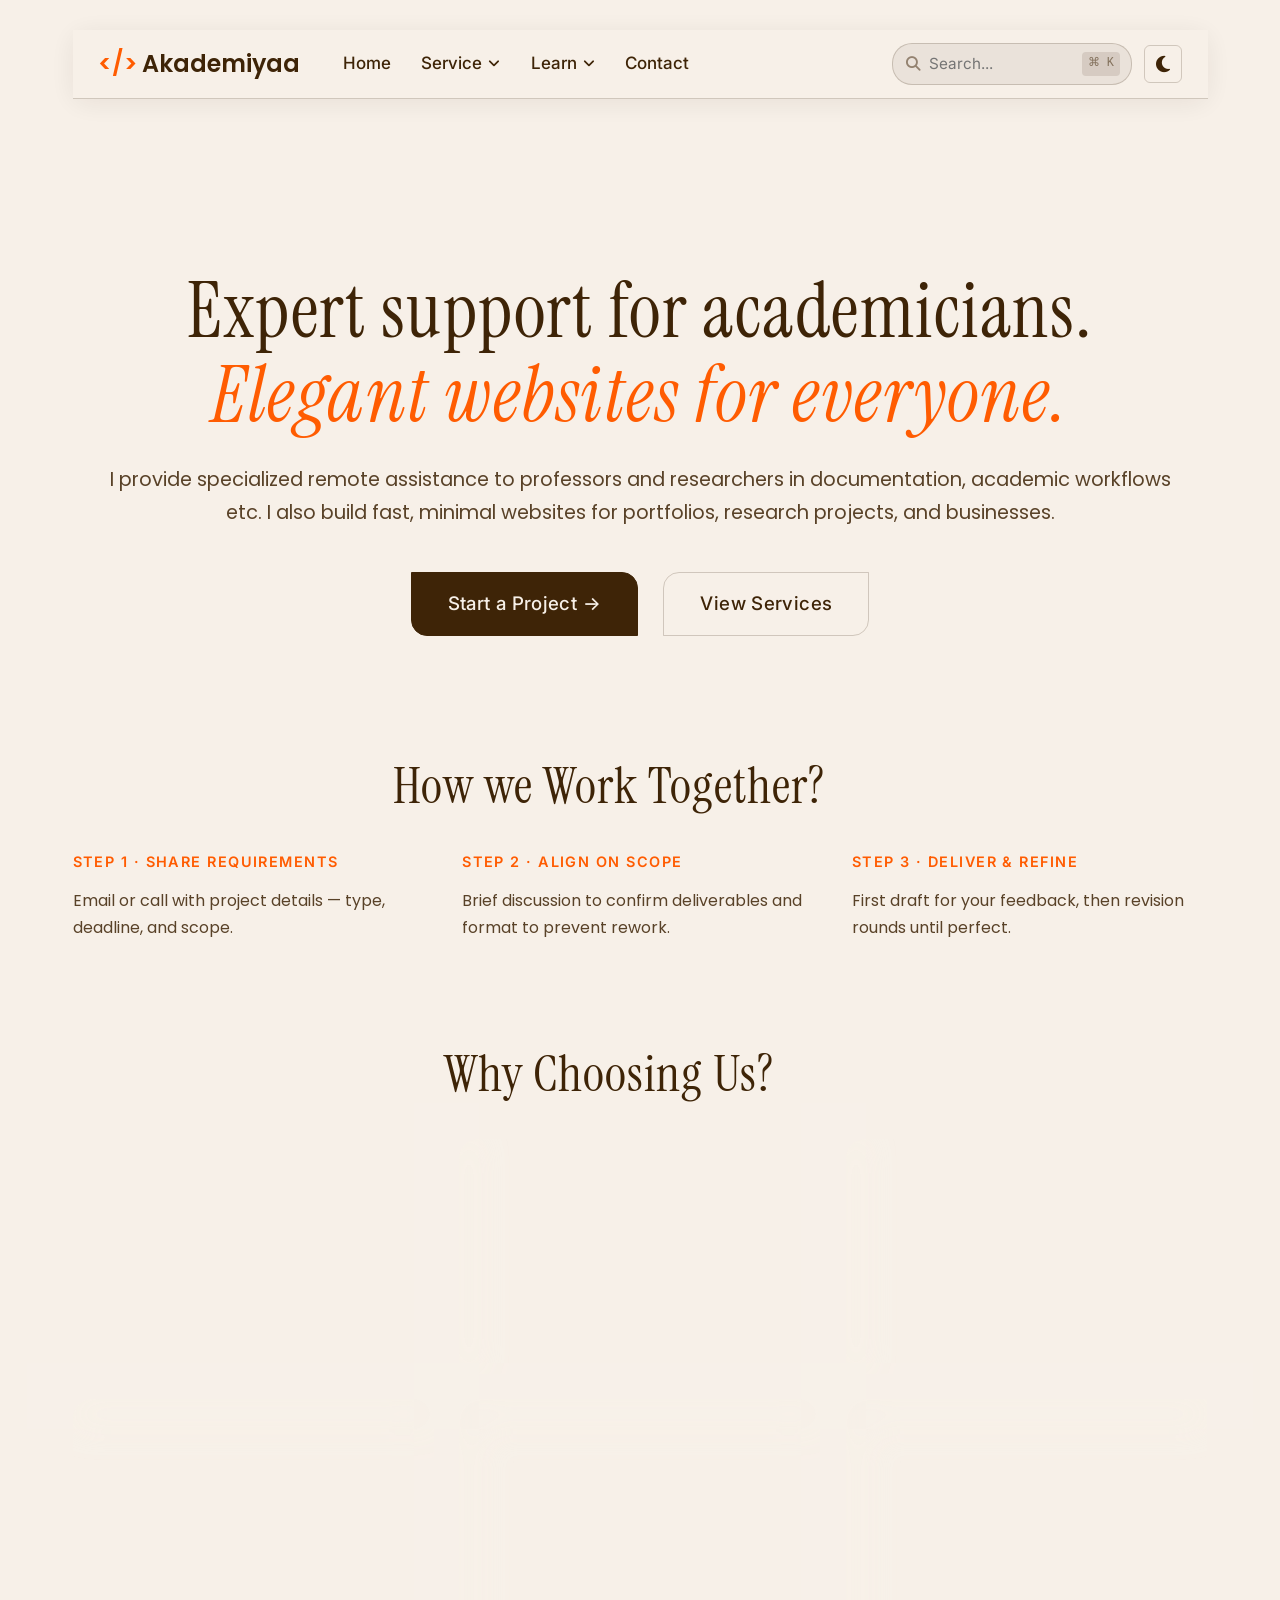
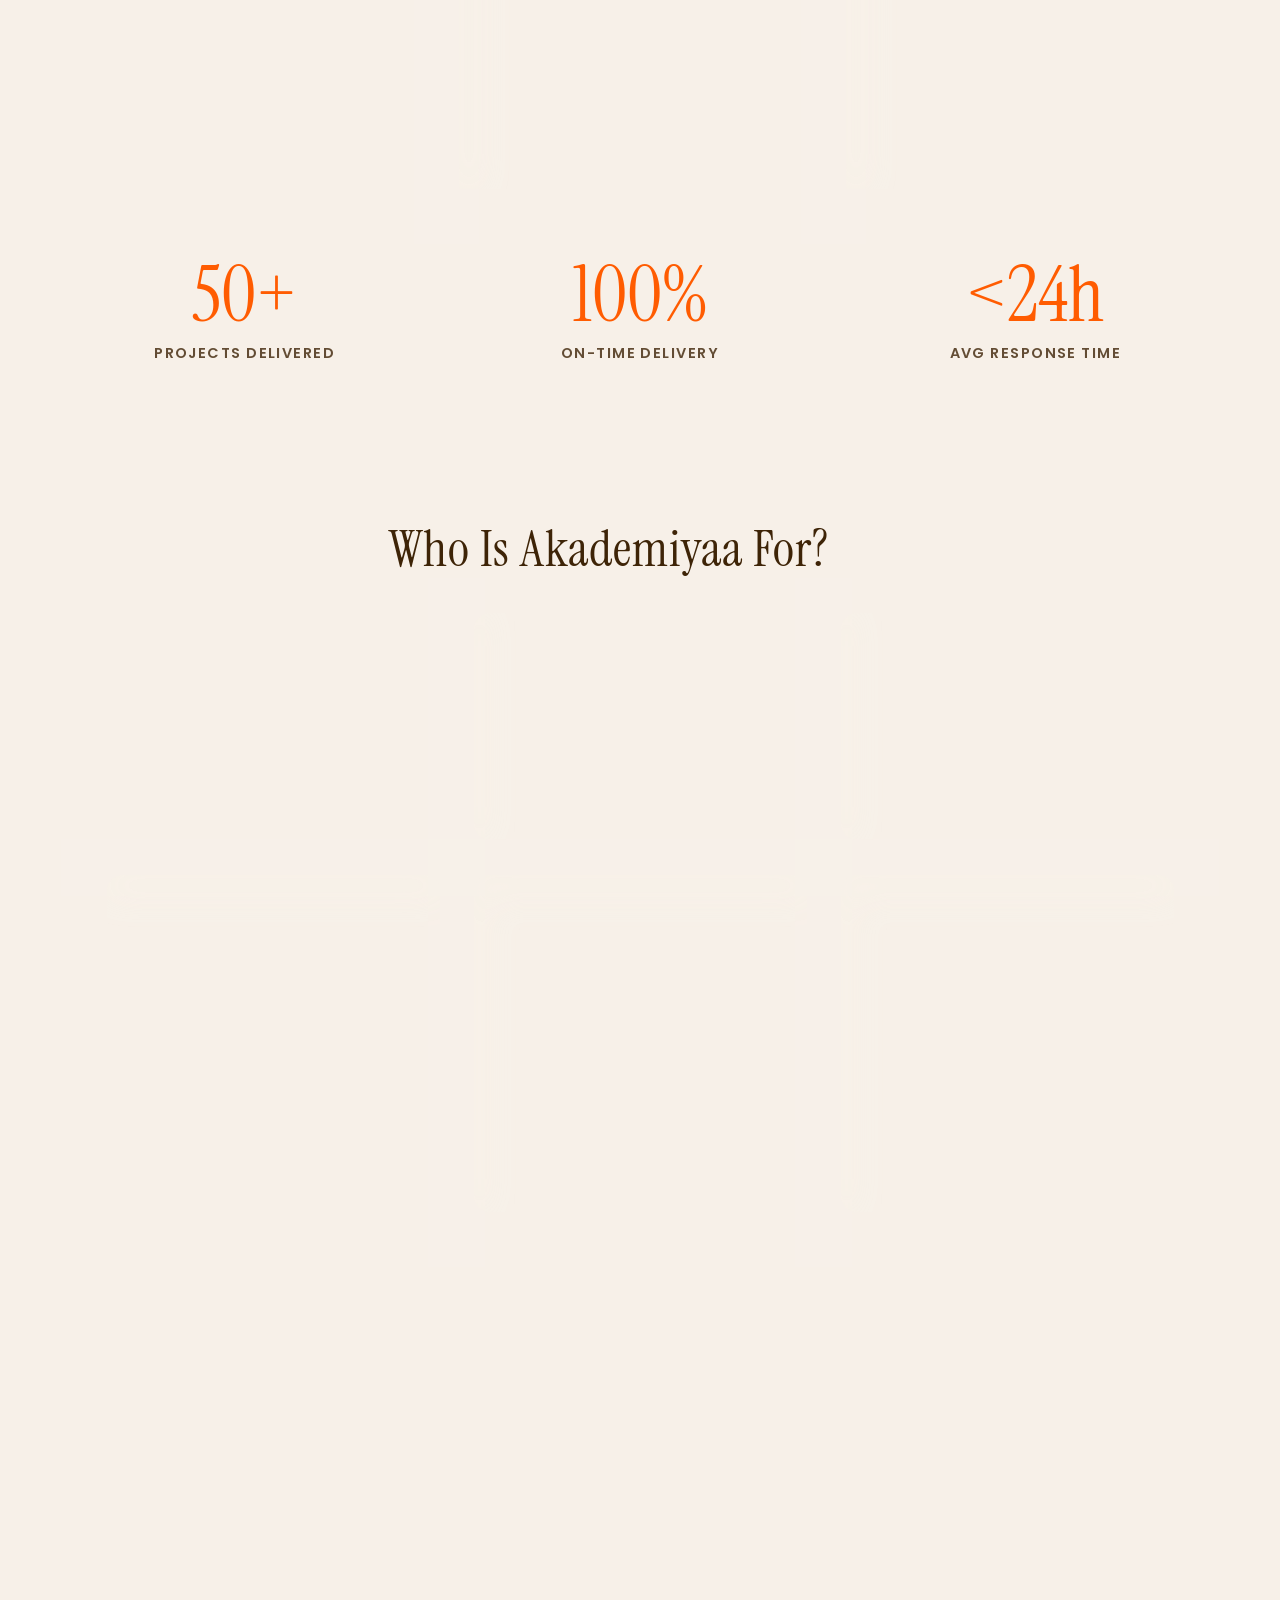
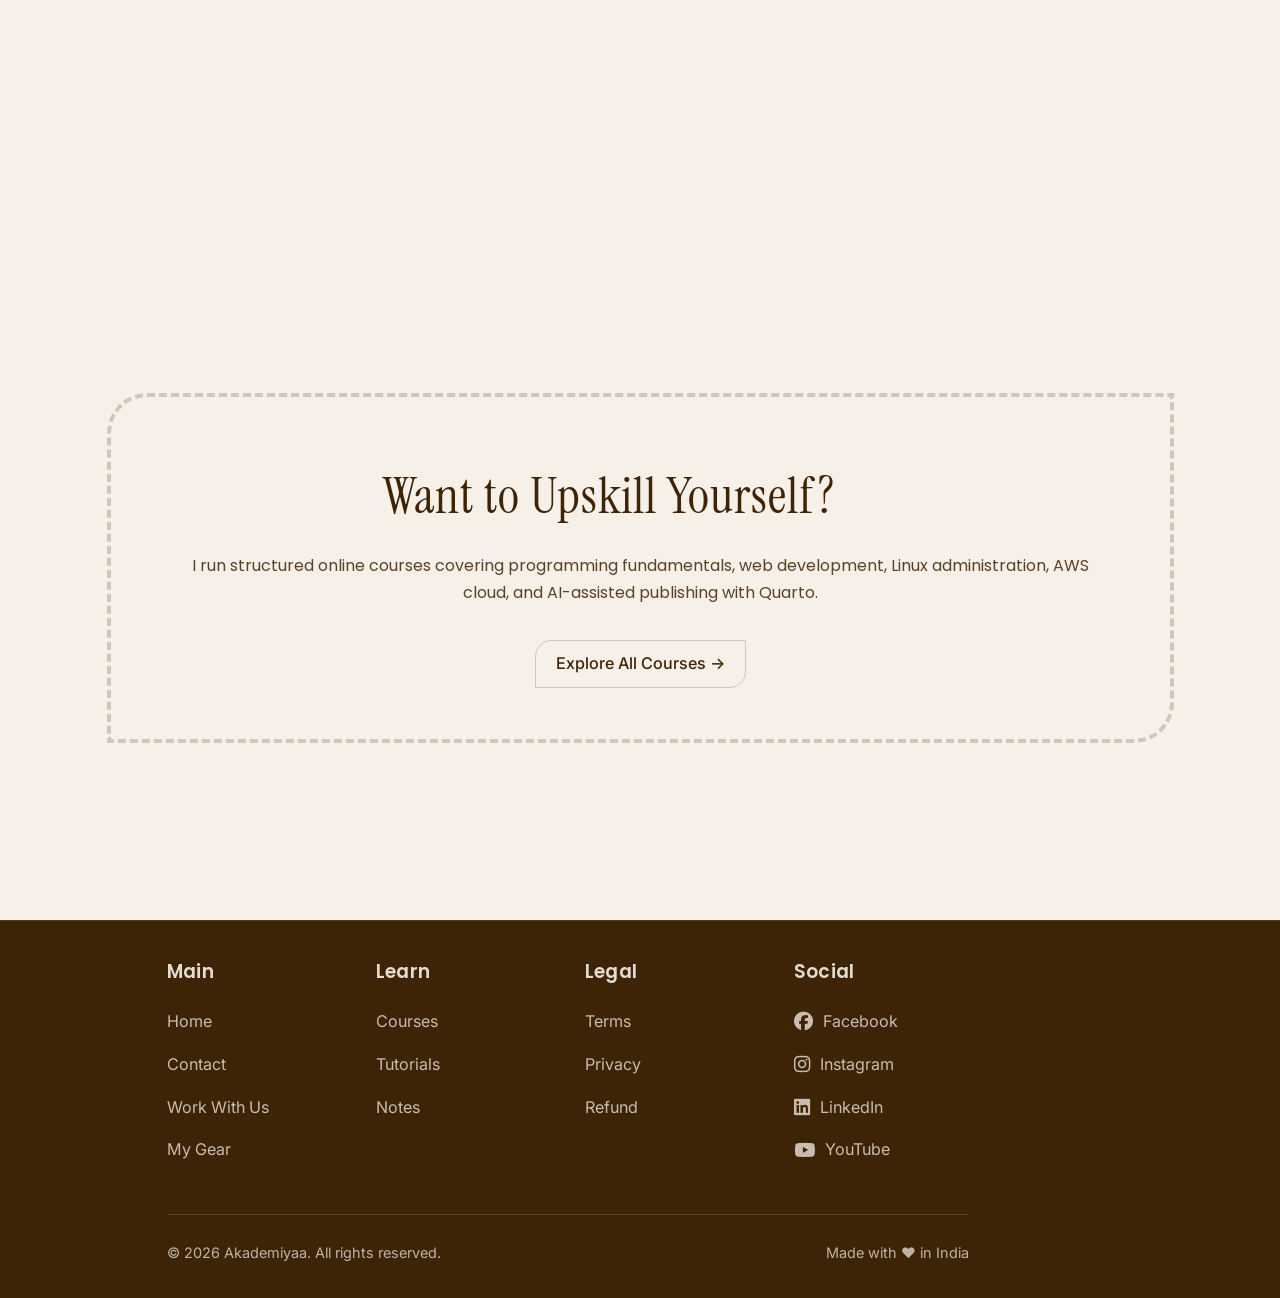
<file: docs/index.html>
<!DOCTYPE html>
<html xmlns="http://www.w3.org/1999/xhtml" lang="en" xml:lang="en"><head>

<meta charset="utf-8">
<meta name="generator" content="quarto-1.8.26">

<meta name="viewport" content="width=device-width, initial-scale=1.0, user-scalable=yes">


<title>Akademiyaa</title>
<style>
code{white-space: pre-wrap;}
span.smallcaps{font-variant: small-caps;}
div.columns{display: flex; gap: min(4vw, 1.5em);}
div.column{flex: auto; overflow-x: auto;}
div.hanging-indent{margin-left: 1.5em; text-indent: -1.5em;}
ul.task-list{list-style: none;}
ul.task-list li input[type="checkbox"] {
  width: 0.8em;
  margin: 0 0.8em 0.2em -1em; /* quarto-specific, see https://github.com/quarto-dev/quarto-cli/issues/4556 */ 
  vertical-align: middle;
}
</style>


<script src="site_libs/quarto-nav/quarto-nav.js"></script>
<script src="site_libs/clipboard/clipboard.min.js"></script>
<script src="site_libs/quarto-search/autocomplete.umd.js"></script>
<script src="site_libs/quarto-search/fuse.min.js"></script>
<script src="site_libs/quarto-search/quarto-search.js"></script>
<meta name="quarto:offset" content="./">
<script src="site_libs/quarto-html/quarto.js" type="module"></script>
<script src="site_libs/quarto-html/tabsets/tabsets.js" type="module"></script>
<script src="site_libs/quarto-html/axe/axe-check.js" type="module"></script>
<script src="site_libs/quarto-html/popper.min.js"></script>
<script src="site_libs/quarto-html/tippy.umd.min.js"></script>
<script src="site_libs/quarto-html/anchor.min.js"></script>
<link href="site_libs/quarto-html/tippy.css" rel="stylesheet">
<link href="site_libs/quarto-html/quarto-syntax-highlighting-587c61ba64f3a5504c4d52d930310e48.css" rel="stylesheet" id="quarto-text-highlighting-styles">
<script src="site_libs/bootstrap/bootstrap.min.js"></script>
<link href="site_libs/bootstrap/bootstrap-icons.css" rel="stylesheet">
<link href="site_libs/bootstrap/bootstrap-ffa9a6279353761231ec249df0a7fdd3.min.css" rel="stylesheet" append-hash="true" id="quarto-bootstrap" data-mode="light">
<script id="quarto-search-options" type="application/json">{
  "location": "sidebar",
  "copy-button": false,
  "collapse-after": 3,
  "panel-placement": "start",
  "type": "textbox",
  "limit": 50,
  "keyboard-shortcut": [
    "f",
    "/",
    "s"
  ],
  "show-item-context": false,
  "language": {
    "search-no-results-text": "No results",
    "search-matching-documents-text": "matching documents",
    "search-copy-link-title": "Copy link to search",
    "search-hide-matches-text": "Hide additional matches",
    "search-more-match-text": "more match in this document",
    "search-more-matches-text": "more matches in this document",
    "search-clear-button-title": "Clear",
    "search-text-placeholder": "",
    "search-detached-cancel-button-title": "Cancel",
    "search-submit-button-title": "Submit",
    "search-label": "Search"
  }
}</script>
<link rel="stylesheet" href="https://cdnjs.cloudflare.com/ajax/libs/font-awesome/6.4.0/css/all.min.css">


<link rel="stylesheet" href="styles.css">
</head>

<body class="quarto-light">

<div id="quarto-search-results"></div>
<!-- content -->
<div id="quarto-content" class="quarto-container page-columns page-rows-contents page-layout-full">
<!-- sidebar -->
<!-- margin-sidebar -->
    
<!-- main -->
<main class="content column-page" id="quarto-document-content">
<header class="custom-liquid-header">

  <div class="nav-container">

    

    <a href="./index.html" class="nav-brand">

      <span class="brand-brackets">&lt;/&gt;</span>Akademiyaa

    </a>



    <button class="mobile-menu-btn" id="mobile-toggle" aria-label="Toggle navigation">

      <i class="fa-solid fa-bars"></i>

    </button>



    <nav class="nav-menu" id="nav-menu">

      <ul class="nav-links">

        <li><a href="./index.html">Home</a></li>

        

        <li class="liquid-drop-item">

          <button class="liquid-drop-btn" aria-expanded="false">

            Service <i class="fa-solid fa-angle-down drop-icon"></i>

          </button>

          <ul class="liquid-drop-menu">

            <li><a href="./services/assistance.html">Remote Assistance</a></li>

            <li><a href="./services/webdev.html">Web Development</a></li>

          </ul>

        </li>



        <li class="liquid-drop-item">

          <button class="liquid-drop-btn" aria-expanded="false">

            Learn <i class="fa-solid fa-angle-down drop-icon"></i>

          </button>

          <ul class="liquid-drop-menu">

            <li><a href="./courses/all_courses.html">All Courses</a></li>

            <li><a href="./courses/clouds.html">Cloud Technologies</a></li>

            <li><a href="./courses/linux.html">Linux Distributions</a></li>

            <li><a href="./courses/languages.html">Programming Languages</a></li>

          </ul>

        </li>



        <li><a href="./contact.html">Contact</a></li>

      </ul>



      <div class="nav-actions">

        

        <div class="custom-search-container">

          <i class="fa-solid fa-magnifying-glass search-icon"></i>

          <input type="text" placeholder="Search..." class="custom-search-input" id="my-custom-search">

          <span class="search-shortcut">⌘ K</span>

        </div>



        <button id="custom-theme-toggle" class="theme-toggle-btn" aria-label="Toggle Dark Mode">

          <i class="fa-solid fa-moon dark-icon"></i>

          <i class="fa-solid fa-sun light-icon"></i>

        </button>

        

      </div>

    </nav>

  </div>

</header>



<script>

  document.addEventListener("DOMContentLoaded", () => {

    const themeToggle = document.getElementById("custom-theme-toggle");

    const htmlElement = document.documentElement;

    const mobileToggle = document.getElementById("mobile-toggle");

    const navMenu = document.getElementById("nav-menu");

    const dropdownToggles = document.querySelectorAll(".liquid-drop-btn");



    // Theme logic

    const currentTheme = localStorage.getItem("theme") || "light";

    if (currentTheme === "dark") htmlElement.setAttribute("data-bs-theme", "dark");



    themeToggle.addEventListener("click", () => {

      if (htmlElement.getAttribute("data-bs-theme") === "dark") {

        htmlElement.removeAttribute("data-bs-theme");

        localStorage.setItem("theme", "light");

      } else {

        htmlElement.setAttribute("data-bs-theme", "dark");

        localStorage.setItem("theme", "dark");

      }

    });



    // Mobile menu logic

    mobileToggle.addEventListener("click", () => navMenu.classList.toggle("active"));



    // Dropdown logic

    dropdownToggles.forEach(toggle => {

      toggle.addEventListener("click", (e) => {

        e.preventDefault(); 

        const parentLi = toggle.parentElement;

        document.querySelectorAll('.liquid-drop-item').forEach(item => {

          if (item !== parentLi) {

            item.classList.remove('open');

            item.querySelector('.drop-icon').style.transform = 'rotate(0deg)';

          }

        });

        parentLi.classList.toggle("open");

        const icon = toggle.querySelector('.drop-icon');

        icon.style.transform = parentLi.classList.contains("open") ? 'rotate(180deg)' : 'rotate(0deg)';

      });

    });

    

    document.addEventListener('click', (e) => {

      if (!e.target.closest('.liquid-drop-item')) {

        document.querySelectorAll('.liquid-drop-item').forEach(item => {

          item.classList.remove('open');

          item.querySelector('.drop-icon').style.transform = 'rotate(0deg)';

        });

      }

    });



    // SEARCH LOGIC (Connects your custom box to Quarto natively)

    const searchInput = document.getElementById("my-custom-search");



    if (searchInput) {

      document.addEventListener("keydown", (e) => {

        if ((e.metaKey || e.ctrlKey) && e.key === "k") {

          e.preventDefault(); 

          searchInput.focus(); 

        }

      });



      searchInput.addEventListener("keydown", (e) => {

        if (e.key === "Enter") {

          e.preventDefault(); 

          const query = searchInput.value.trim();

          

          if (query !== "") {

            // Find Quarto's real hidden search button

            const quartoBtn = document.querySelector("#quarto-search, .quarto-search-button");

            

            if (quartoBtn) {

              quartoBtn.click(); // Open the modal

              

              // Wait for modal to appear, then type the query

              setTimeout(() => {

                const modalInput = document.querySelector("#quarto-search-input, .aa-Input");

                if (modalInput) {

                  modalInput.value = query;

                  modalInput.dispatchEvent(new Event("input", { bubbles: true }));

                  modalInput.focus();

                }

              }, 200); 

            } else {

              window.location.href = `/search.html?q=${encodeURIComponent(query)}`;

            }

          }

        }

      });

    }

  });

</script>

<header id="title-block-header" class="quarto-title-block default">
<div class="quarto-title">
<h1 class="title">Akademiyaa</h1>
</div>



<div class="quarto-title-meta column-page">

    
  
    
  </div>
  


</header>


<div class="home-page">
  <section class="hero-section">
    <div class="hero-content">
      
      <h1>
        Expert support for academicians.<br>
        <em>Elegant websites for everyone.</em>
      </h1>
      
      <p class="hero-body">
        I provide specialized remote assistance to professors and researchers in  documentation, academic workflows etc. I also build fast, minimal websites for portfolios, research projects, and businesses.
      </p>
      
      <div class="hero-actions">
        <a href="./contact.html" class="btn-primary">Start a Project →</a>
        <a href="./services/assistance.html" class="btn-ghost">View Services</a>
      </div>
      
    </div>
  </section>

  <section class="home-page">
    
    <h2 class="centered-title anchored">How we Work Together?</h2>
    
    <div class="home-page">
      <div class="process-list">
        <div class="step">
          <span class="step-num">Step 1 · Share requirements</span>
          <p>Email or call with project details — type, deadline, and scope.</p>
        </div>
        <div class="step">
          <span class="step-num">Step 2 · Align on scope</span>
          <p>Brief discussion to confirm deliverables and format to prevent rework.</p>
        </div>
        <div class="step">
          <span class="step-num">Step 3 · Deliver &amp; refine</span>
          <p>First draft for your feedback, then revision rounds until perfect.</p>
        </div>
      </div>
    </div>

  </section>
  
  
  <section class="home-page">
  
    <h2 class="centered-title anchored">Why Choosing Us?</h2>
    
    <div class="glass-grid why-grid">
    
  <div class="glass-card why-item">
  <h4 class="anchored">Documentation Excellence</h4>
  <p>Advanced Excel analysis, professional Word documentation, polished PowerPoint presentations. No more wrestling with formatting, broken formulas, or slides that look like clipart nightmares from 2003.</p>
</div>  
  
   <div class="glass-card why-item">
    <h4 class="anchored">Just You &amp; Me</h4>
    <p>No account managers. No junior staff. No offshore subcontractors. You email me, I do the work, you get the results. Simple • Consistent • Transparent • Accountable</p>
  </div>
  
  <div class="glass-card why-item">
    <h4 class="anchored">No Surprises, Ever</h4>
    <p>Fixed price upfront. Strict confidentiality. Your every data stays private. Your budget stays predictable. Transparency isn't a bonus — it's baseline.</p>
  </div>
  
<div class="glass-card why-item">
  <h4 class="anchored">Communication Without the Anxiety</h4>
  <p>Real response within 24 hours — not "got it," an actual answer. Progress updates sent automatically at key milestones (you never have to ask "how's it going?"). Work across time zones, prefer async? Perfect. No ghosting, no chasing, no "sorry for the delay" three weeks later. Just reliable communication that respects your deadline pressure.</p>
</div>
  
<div class="glass-card why-item">
  <h4 class="anchored">Perfect, Or We Keep Going</h4>
  <p>Unlimited revisions — genuinely unlimited, not "3 rounds max then $50 per change." Deadlines are absolute: commit to Friday 3 PM, delivered Friday 3 PM. Something's not right? Fixed same-day. Want to try a different approach? Let's do it. No extra fees, no "that's scope creep" debates, no making you feel demanding for asking. The project ends when you're completely satisfied — not when I decide we're done.</p>
</div>
  
  
 <div class="glass-card why-item">
  <h4 class="anchored">You Own Everything</h4>
  <p>Fully-commented source files delivered for every project: .tex manuscripts you can recompile, .qmd reports you can regenerate, .R and .py scripts you can re-run on new data, .docx templates you can reuse, .xlsx models you can extend. No locked formats. No watermarks. No "editable version costs extra." Reviewer feedback at 11 PM? Update it yourself in minutes — no waiting on me. Your files. Your control. Permanently.</p>
</div>

    </div>

    <div class="trust-signals">
      <div class="trust-grid">
        
        <div class="trust-stat">
          <div class="stat-num">50+</div>
          <div class="stat-label">Projects Delivered</div>
        </div>
        
        <div class="trust-stat">
          <div class="stat-num">100%</div>
          <div class="stat-label">On-Time Delivery</div>
        </div>
        
        <div class="trust-stat">
          <div class="stat-num">&lt;24h</div>
          <div class="stat-label">Avg Response Time</div>
        </div>
        
      </div>
    </div>
  </section>
  
  
  
  <section class="section">
    <h2 class="centered-title anchored">Who Is Akademiyaa For?</h2>
    
    <div class="glass-grid audience-grid">
      
      <div class="glass-card audience-card">
        <div class="audience-header">
          <i class="fa-solid fa-graduation-cap audience-icon"></i>
          <h3 class="anchored">University Professors</h3>
        </div>
        <p>Focus on your research; let us handle typesetting, manuscript formatting, and reproducibility.</p>
      </div>
      
      <div class="glass-card audience-card">
        <div class="audience-header">
          <i class="fa-solid fa-flask audience-icon"></i>
          <h3 class="anchored">Doctoral Fellows</h3>
        </div>
        <p>Elevate your dissertation or conference papers with perfect LaTeX or Quarto formatting.</p>
      </div>
      
      <div class="glass-card audience-card">
        <div class="audience-header">
          <i class="fa-solid fa-book-open-reader audience-icon"></i>
          <h3 class="anchored">Academic Scholars</h3>
        </div>
        <p>Ensure your work meets strict journal standards and is presented with absolute clarity and precision.</p>
      </div>

     <div class="glass-card audience-card">
        <div class="audience-header">
          <i class="fa-solid fa-address-card audience-icon"></i>
          <h3 class="anchored">Startups &amp; Businesses</h3>
        </div>
        <p>Your website is your first employee — it works 24/7, never calls in sick, and either wins clients or loses them silently. Get one that wins. Custom-built, fast-loading, fully deployed. No templates. No excuses.</p>
      </div>

      <div class="glass-card audience-card">
        <div class="audience-header">
          <i class="fa-solid fa-network-wired audience-icon"></i>
          <h3 class="anchored">Freelancers</h3>
        </div>
        <p>Upwork takes 20%. Fiverr buries your profile. PDF portfolios get deleted. Your own website charges zero commission, tells your story exactly how you want — 24/7, on your domain, to clients worth working with. Own your presence. Land better clients at rates you actually deserve.</p>
      </div>

      <div class="glass-card audience-card">
        <div class="audience-header">
          <i class="fa-solid fa-building-columns audience-icon"></i>
          <h3 class="anchored">Tech Learners</h3>
        </div>
        <p>Knowing about Linux is not the same as running a server. Knowing about Python is not the same as writing production code. Close the gap — structured courses in Linux, AWS, Python, C/C++, and web development built around doing, not just watching.</p>
      </div>

    </div>
  </section>
  

  <section class="section cta-section">
    <div class="cta-box">
      <h2 class="centered-title anchored" style="margin-bottom: 1rem; margin-top: 3rem">
        Your project deserves better<br>than "good enough".
      </h2>
      <p style="text-align: center; max-width: 900px; margin-bottom: 2rem;">
        6 hours fighting LaTeX formatting. 3 complete slide deck rebuilds. 1 week waiting for a reply that never came. That's not work, that's time theft. Hand it over and get back to what you're actually good at. I'll return it finished, on time, exactly as you need it.
      </p>
     
     
      <div class="cta-actions" style="justify-content: center; margin-bottom: 1.5rem;">
        <a href="./contact.html" class="btn-primary">Contact Now</a>
      </div>
      
    </div>
  </section>

  <section class="section academy-section">
    <div class="academy-box">
      
      <h2 class="centered-title anchored" style="margin-bottom: 1rem; margin-top: 3rem">Want to Upskill Yourself?</h2>
      <p style="text-align: center; max-width: 900px; margin-bottom: 2rem;">
        I run structured online courses covering programming fundamentals, web development, Linux administration, AWS cloud, and AI-assisted publishing with Quarto.
      </p>
      <div class="cta-actions" style="justify-content: center;">
        <a href="./courses/all_courses.html" class="btn-ghost">Explore All Courses →</a>
      </div>
    </div>
  </section>

</div>



</main> <!-- /main -->
<footer class="akademiyaa-footer">

  <div class="footer-grid-container">

    

    <div class="footer-col">

      <h4 class="footer-heading">Main</h4>

      <a href="./index.html">Home</a>

      <a href="./contact.html">Contact</a>

      <a href="./services/assistance.html">Work With Us</a>

      <a href="./about.html">My Gear</a>

    </div>

    

    <div class="footer-col">

      <h4 class="footer-heading">Learn</h4>

      <a href="./courses/clouds.html">Courses</a> <a href="./courses/coding.qmd">Tutorials</a>

      <a href="./notes.qmd">Notes</a>

    </div>

    

    <div class="footer-col">

      <h4 class="footer-heading">Legal</h4>

      <a href="./terms.qmd">Terms</a>

      <a href="./privacy.qmd">Privacy</a>

      <a href="./refund.qmd">Refund</a>

    </div>

    

    <div class="footer-col">

      <h4 class="footer-heading">Social</h4>

      <a href="https://facebook.com/yourpage" target="_blank"><i class="fa-brands fa-facebook"></i> Facebook</a>

      <a href="https://instagram.com/yourprofile" target="_blank"><i class="fa-brands fa-instagram"></i> Instagram</a>

      <a href="https://linkedin.com/in/yourprofile" target="_blank"><i class="fa-brands fa-linkedin"></i> LinkedIn</a>

      <a href="https://youtube.com/yourchannel" target="_blank"><i class="fa-brands fa-youtube"></i> YouTube</a>

    </div>



  </div>

  

  <div class="footer-bottom">

    <span class="footer-copyright">© 2026 Akademiyaa. All rights reserved.</span>

    <span class="footer-made-with">Made with ❤️ in India</span>

  </div>

</footer>
<script id="quarto-html-after-body" type="application/javascript">
  window.document.addEventListener("DOMContentLoaded", function (event) {
    const icon = "";
    const anchorJS = new window.AnchorJS();
    anchorJS.options = {
      placement: 'right',
      icon: icon
    };
    anchorJS.add('.anchored');
    const isCodeAnnotation = (el) => {
      for (const clz of el.classList) {
        if (clz.startsWith('code-annotation-')) {                     
          return true;
        }
      }
      return false;
    }
    const onCopySuccess = function(e) {
      // button target
      const button = e.trigger;
      // don't keep focus
      button.blur();
      // flash "checked"
      button.classList.add('code-copy-button-checked');
      var currentTitle = button.getAttribute("title");
      button.setAttribute("title", "Copied!");
      let tooltip;
      if (window.bootstrap) {
        button.setAttribute("data-bs-toggle", "tooltip");
        button.setAttribute("data-bs-placement", "left");
        button.setAttribute("data-bs-title", "Copied!");
        tooltip = new bootstrap.Tooltip(button, 
          { trigger: "manual", 
            customClass: "code-copy-button-tooltip",
            offset: [0, -8]});
        tooltip.show();    
      }
      setTimeout(function() {
        if (tooltip) {
          tooltip.hide();
          button.removeAttribute("data-bs-title");
          button.removeAttribute("data-bs-toggle");
          button.removeAttribute("data-bs-placement");
        }
        button.setAttribute("title", currentTitle);
        button.classList.remove('code-copy-button-checked');
      }, 1000);
      // clear code selection
      e.clearSelection();
    }
    const getTextToCopy = function(trigger) {
      const outerScaffold = trigger.parentElement.cloneNode(true);
      const codeEl = outerScaffold.querySelector('code');
      for (const childEl of codeEl.children) {
        if (isCodeAnnotation(childEl)) {
          childEl.remove();
        }
      }
      return codeEl.innerText;
    }
    const clipboard = new window.ClipboardJS('.code-copy-button:not([data-in-quarto-modal])', {
      text: getTextToCopy
    });
    clipboard.on('success', onCopySuccess);
    if (window.document.getElementById('quarto-embedded-source-code-modal')) {
      const clipboardModal = new window.ClipboardJS('.code-copy-button[data-in-quarto-modal]', {
        text: getTextToCopy,
        container: window.document.getElementById('quarto-embedded-source-code-modal')
      });
      clipboardModal.on('success', onCopySuccess);
    }
      var localhostRegex = new RegExp(/^(?:http|https):\/\/localhost\:?[0-9]*\//);
      var mailtoRegex = new RegExp(/^mailto:/);
        var filterRegex = new RegExp("https:\/\/akademiyaa\.github\.io\/");
      var isInternal = (href) => {
          return filterRegex.test(href) || localhostRegex.test(href) || mailtoRegex.test(href);
      }
      // Inspect non-navigation links and adorn them if external
     var links = window.document.querySelectorAll('a[href]:not(.nav-link):not(.navbar-brand):not(.toc-action):not(.sidebar-link):not(.sidebar-item-toggle):not(.pagination-link):not(.no-external):not([aria-hidden]):not(.dropdown-item):not(.quarto-navigation-tool):not(.about-link)');
      for (var i=0; i<links.length; i++) {
        const link = links[i];
        if (!isInternal(link.href)) {
          // undo the damage that might have been done by quarto-nav.js in the case of
          // links that we want to consider external
          if (link.dataset.originalHref !== undefined) {
            link.href = link.dataset.originalHref;
          }
            // target, if specified
            link.setAttribute("target", "_blank");
            if (link.getAttribute("rel") === null) {
              link.setAttribute("rel", "noopener");
            }
        }
      }
    function tippyHover(el, contentFn, onTriggerFn, onUntriggerFn) {
      const config = {
        allowHTML: true,
        maxWidth: 500,
        delay: 100,
        arrow: false,
        appendTo: function(el) {
            return el.parentElement;
        },
        interactive: true,
        interactiveBorder: 10,
        theme: 'quarto',
        placement: 'bottom-start',
      };
      if (contentFn) {
        config.content = contentFn;
      }
      if (onTriggerFn) {
        config.onTrigger = onTriggerFn;
      }
      if (onUntriggerFn) {
        config.onUntrigger = onUntriggerFn;
      }
      window.tippy(el, config); 
    }
    const noterefs = window.document.querySelectorAll('a[role="doc-noteref"]');
    for (var i=0; i<noterefs.length; i++) {
      const ref = noterefs[i];
      tippyHover(ref, function() {
        // use id or data attribute instead here
        let href = ref.getAttribute('data-footnote-href') || ref.getAttribute('href');
        try { href = new URL(href).hash; } catch {}
        const id = href.replace(/^#\/?/, "");
        const note = window.document.getElementById(id);
        if (note) {
          return note.innerHTML;
        } else {
          return "";
        }
      });
    }
    const xrefs = window.document.querySelectorAll('a.quarto-xref');
    const processXRef = (id, note) => {
      // Strip column container classes
      const stripColumnClz = (el) => {
        el.classList.remove("page-full", "page-columns");
        if (el.children) {
          for (const child of el.children) {
            stripColumnClz(child);
          }
        }
      }
      stripColumnClz(note)
      if (id === null || id.startsWith('sec-')) {
        // Special case sections, only their first couple elements
        const container = document.createElement("div");
        if (note.children && note.children.length > 2) {
          container.appendChild(note.children[0].cloneNode(true));
          for (let i = 1; i < note.children.length; i++) {
            const child = note.children[i];
            if (child.tagName === "P" && child.innerText === "") {
              continue;
            } else {
              container.appendChild(child.cloneNode(true));
              break;
            }
          }
          if (window.Quarto?.typesetMath) {
            window.Quarto.typesetMath(container);
          }
          return container.innerHTML
        } else {
          if (window.Quarto?.typesetMath) {
            window.Quarto.typesetMath(note);
          }
          return note.innerHTML;
        }
      } else {
        // Remove any anchor links if they are present
        const anchorLink = note.querySelector('a.anchorjs-link');
        if (anchorLink) {
          anchorLink.remove();
        }
        if (window.Quarto?.typesetMath) {
          window.Quarto.typesetMath(note);
        }
        if (note.classList.contains("callout")) {
          return note.outerHTML;
        } else {
          return note.innerHTML;
        }
      }
    }
    for (var i=0; i<xrefs.length; i++) {
      const xref = xrefs[i];
      tippyHover(xref, undefined, function(instance) {
        instance.disable();
        let url = xref.getAttribute('href');
        let hash = undefined; 
        if (url.startsWith('#')) {
          hash = url;
        } else {
          try { hash = new URL(url).hash; } catch {}
        }
        if (hash) {
          const id = hash.replace(/^#\/?/, "");
          const note = window.document.getElementById(id);
          if (note !== null) {
            try {
              const html = processXRef(id, note.cloneNode(true));
              instance.setContent(html);
            } finally {
              instance.enable();
              instance.show();
            }
          } else {
            // See if we can fetch this
            fetch(url.split('#')[0])
            .then(res => res.text())
            .then(html => {
              const parser = new DOMParser();
              const htmlDoc = parser.parseFromString(html, "text/html");
              const note = htmlDoc.getElementById(id);
              if (note !== null) {
                const html = processXRef(id, note);
                instance.setContent(html);
              } 
            }).finally(() => {
              instance.enable();
              instance.show();
            });
          }
        } else {
          // See if we can fetch a full url (with no hash to target)
          // This is a special case and we should probably do some content thinning / targeting
          fetch(url)
          .then(res => res.text())
          .then(html => {
            const parser = new DOMParser();
            const htmlDoc = parser.parseFromString(html, "text/html");
            const note = htmlDoc.querySelector('main.content');
            if (note !== null) {
              // This should only happen for chapter cross references
              // (since there is no id in the URL)
              // remove the first header
              if (note.children.length > 0 && note.children[0].tagName === "HEADER") {
                note.children[0].remove();
              }
              const html = processXRef(null, note);
              instance.setContent(html);
            } 
          }).finally(() => {
            instance.enable();
            instance.show();
          });
        }
      }, function(instance) {
      });
    }
        let selectedAnnoteEl;
        const selectorForAnnotation = ( cell, annotation) => {
          let cellAttr = 'data-code-cell="' + cell + '"';
          let lineAttr = 'data-code-annotation="' +  annotation + '"';
          const selector = 'span[' + cellAttr + '][' + lineAttr + ']';
          return selector;
        }
        const selectCodeLines = (annoteEl) => {
          const doc = window.document;
          const targetCell = annoteEl.getAttribute("data-target-cell");
          const targetAnnotation = annoteEl.getAttribute("data-target-annotation");
          const annoteSpan = window.document.querySelector(selectorForAnnotation(targetCell, targetAnnotation));
          const lines = annoteSpan.getAttribute("data-code-lines").split(",");
          const lineIds = lines.map((line) => {
            return targetCell + "-" + line;
          })
          let top = null;
          let height = null;
          let parent = null;
          if (lineIds.length > 0) {
              //compute the position of the single el (top and bottom and make a div)
              const el = window.document.getElementById(lineIds[0]);
              top = el.offsetTop;
              height = el.offsetHeight;
              parent = el.parentElement.parentElement;
            if (lineIds.length > 1) {
              const lastEl = window.document.getElementById(lineIds[lineIds.length - 1]);
              const bottom = lastEl.offsetTop + lastEl.offsetHeight;
              height = bottom - top;
            }
            if (top !== null && height !== null && parent !== null) {
              // cook up a div (if necessary) and position it 
              let div = window.document.getElementById("code-annotation-line-highlight");
              if (div === null) {
                div = window.document.createElement("div");
                div.setAttribute("id", "code-annotation-line-highlight");
                div.style.position = 'absolute';
                parent.appendChild(div);
              }
              div.style.top = top - 2 + "px";
              div.style.height = height + 4 + "px";
              div.style.left = 0;
              let gutterDiv = window.document.getElementById("code-annotation-line-highlight-gutter");
              if (gutterDiv === null) {
                gutterDiv = window.document.createElement("div");
                gutterDiv.setAttribute("id", "code-annotation-line-highlight-gutter");
                gutterDiv.style.position = 'absolute';
                const codeCell = window.document.getElementById(targetCell);
                const gutter = codeCell.querySelector('.code-annotation-gutter');
                gutter.appendChild(gutterDiv);
              }
              gutterDiv.style.top = top - 2 + "px";
              gutterDiv.style.height = height + 4 + "px";
            }
            selectedAnnoteEl = annoteEl;
          }
        };
        const unselectCodeLines = () => {
          const elementsIds = ["code-annotation-line-highlight", "code-annotation-line-highlight-gutter"];
          elementsIds.forEach((elId) => {
            const div = window.document.getElementById(elId);
            if (div) {
              div.remove();
            }
          });
          selectedAnnoteEl = undefined;
        };
          // Handle positioning of the toggle
      window.addEventListener(
        "resize",
        throttle(() => {
          elRect = undefined;
          if (selectedAnnoteEl) {
            selectCodeLines(selectedAnnoteEl);
          }
        }, 10)
      );
      function throttle(fn, ms) {
      let throttle = false;
      let timer;
        return (...args) => {
          if(!throttle) { // first call gets through
              fn.apply(this, args);
              throttle = true;
          } else { // all the others get throttled
              if(timer) clearTimeout(timer); // cancel #2
              timer = setTimeout(() => {
                fn.apply(this, args);
                timer = throttle = false;
              }, ms);
          }
        };
      }
        // Attach click handler to the DT
        const annoteDls = window.document.querySelectorAll('dt[data-target-cell]');
        for (const annoteDlNode of annoteDls) {
          annoteDlNode.addEventListener('click', (event) => {
            const clickedEl = event.target;
            if (clickedEl !== selectedAnnoteEl) {
              unselectCodeLines();
              const activeEl = window.document.querySelector('dt[data-target-cell].code-annotation-active');
              if (activeEl) {
                activeEl.classList.remove('code-annotation-active');
              }
              selectCodeLines(clickedEl);
              clickedEl.classList.add('code-annotation-active');
            } else {
              // Unselect the line
              unselectCodeLines();
              clickedEl.classList.remove('code-annotation-active');
            }
          });
        }
    const findCites = (el) => {
      const parentEl = el.parentElement;
      if (parentEl) {
        const cites = parentEl.dataset.cites;
        if (cites) {
          return {
            el,
            cites: cites.split(' ')
          };
        } else {
          return findCites(el.parentElement)
        }
      } else {
        return undefined;
      }
    };
    var bibliorefs = window.document.querySelectorAll('a[role="doc-biblioref"]');
    for (var i=0; i<bibliorefs.length; i++) {
      const ref = bibliorefs[i];
      const citeInfo = findCites(ref);
      if (citeInfo) {
        tippyHover(citeInfo.el, function() {
          var popup = window.document.createElement('div');
          citeInfo.cites.forEach(function(cite) {
            var citeDiv = window.document.createElement('div');
            citeDiv.classList.add('hanging-indent');
            citeDiv.classList.add('csl-entry');
            var biblioDiv = window.document.getElementById('ref-' + cite);
            if (biblioDiv) {
              citeDiv.innerHTML = biblioDiv.innerHTML;
            }
            popup.appendChild(citeDiv);
          });
          return popup.innerHTML;
        });
      }
    }
  });
  </script>
</div> <!-- /content -->




</body></html>
</file>
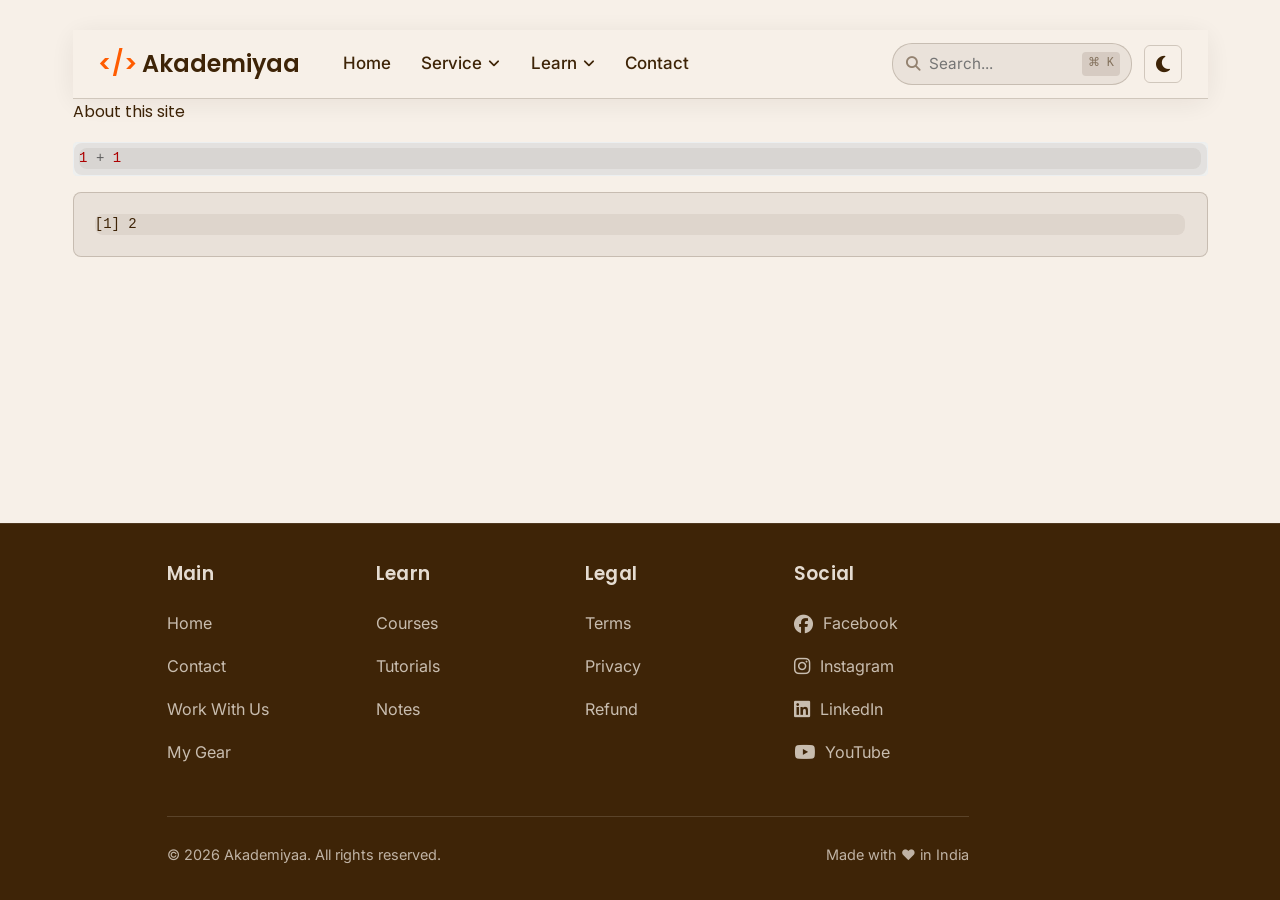
<file: docs/about.html>
<!DOCTYPE html>
<html xmlns="http://www.w3.org/1999/xhtml" lang="en" xml:lang="en"><head>

<meta charset="utf-8">
<meta name="generator" content="quarto-1.8.26">

<meta name="viewport" content="width=device-width, initial-scale=1.0, user-scalable=yes">


<title>About – Akademiyaa</title>
<style>
code{white-space: pre-wrap;}
span.smallcaps{font-variant: small-caps;}
div.columns{display: flex; gap: min(4vw, 1.5em);}
div.column{flex: auto; overflow-x: auto;}
div.hanging-indent{margin-left: 1.5em; text-indent: -1.5em;}
ul.task-list{list-style: none;}
ul.task-list li input[type="checkbox"] {
  width: 0.8em;
  margin: 0 0.8em 0.2em -1em; /* quarto-specific, see https://github.com/quarto-dev/quarto-cli/issues/4556 */ 
  vertical-align: middle;
}
/* CSS for syntax highlighting */
html { -webkit-text-size-adjust: 100%; }
pre > code.sourceCode { white-space: pre; position: relative; }
pre > code.sourceCode > span { display: inline-block; line-height: 1.25; }
pre > code.sourceCode > span:empty { height: 1.2em; }
.sourceCode { overflow: visible; }
code.sourceCode > span { color: inherit; text-decoration: inherit; }
div.sourceCode { margin: 1em 0; }
pre.sourceCode { margin: 0; }
@media screen {
div.sourceCode { overflow: auto; }
}
@media print {
pre > code.sourceCode { white-space: pre-wrap; }
pre > code.sourceCode > span { text-indent: -5em; padding-left: 5em; }
}
pre.numberSource code
  { counter-reset: source-line 0; }
pre.numberSource code > span
  { position: relative; left: -4em; counter-increment: source-line; }
pre.numberSource code > span > a:first-child::before
  { content: counter(source-line);
    position: relative; left: -1em; text-align: right; vertical-align: baseline;
    border: none; display: inline-block;
    -webkit-touch-callout: none; -webkit-user-select: none;
    -khtml-user-select: none; -moz-user-select: none;
    -ms-user-select: none; user-select: none;
    padding: 0 4px; width: 4em;
  }
pre.numberSource { margin-left: 3em;  padding-left: 4px; }
div.sourceCode
  {   }
@media screen {
pre > code.sourceCode > span > a:first-child::before { text-decoration: underline; }
}
</style>


<script src="site_libs/quarto-nav/quarto-nav.js"></script>
<script src="site_libs/clipboard/clipboard.min.js"></script>
<script src="site_libs/quarto-search/autocomplete.umd.js"></script>
<script src="site_libs/quarto-search/fuse.min.js"></script>
<script src="site_libs/quarto-search/quarto-search.js"></script>
<meta name="quarto:offset" content="./">
<script src="site_libs/quarto-html/quarto.js" type="module"></script>
<script src="site_libs/quarto-html/tabsets/tabsets.js" type="module"></script>
<script src="site_libs/quarto-html/axe/axe-check.js" type="module"></script>
<script src="site_libs/quarto-html/popper.min.js"></script>
<script src="site_libs/quarto-html/tippy.umd.min.js"></script>
<script src="site_libs/quarto-html/anchor.min.js"></script>
<link href="site_libs/quarto-html/tippy.css" rel="stylesheet">
<link href="site_libs/quarto-html/quarto-syntax-highlighting-587c61ba64f3a5504c4d52d930310e48.css" rel="stylesheet" id="quarto-text-highlighting-styles">
<script src="site_libs/bootstrap/bootstrap.min.js"></script>
<link href="site_libs/bootstrap/bootstrap-icons.css" rel="stylesheet">
<link href="site_libs/bootstrap/bootstrap-ffa9a6279353761231ec249df0a7fdd3.min.css" rel="stylesheet" append-hash="true" id="quarto-bootstrap" data-mode="light">
<script id="quarto-search-options" type="application/json">{
  "location": "sidebar",
  "copy-button": false,
  "collapse-after": 3,
  "panel-placement": "start",
  "type": "textbox",
  "limit": 50,
  "keyboard-shortcut": [
    "f",
    "/",
    "s"
  ],
  "show-item-context": false,
  "language": {
    "search-no-results-text": "No results",
    "search-matching-documents-text": "matching documents",
    "search-copy-link-title": "Copy link to search",
    "search-hide-matches-text": "Hide additional matches",
    "search-more-match-text": "more match in this document",
    "search-more-matches-text": "more matches in this document",
    "search-clear-button-title": "Clear",
    "search-text-placeholder": "",
    "search-detached-cancel-button-title": "Cancel",
    "search-submit-button-title": "Submit",
    "search-label": "Search"
  }
}</script>
<link rel="stylesheet" href="https://cdnjs.cloudflare.com/ajax/libs/font-awesome/6.4.0/css/all.min.css">


<link rel="stylesheet" href="styles.css">
</head>

<body class="quarto-light">

<div id="quarto-search-results"></div>
<!-- content -->
<div id="quarto-content" class="quarto-container page-columns page-rows-contents page-layout-full">
<!-- sidebar -->
<!-- margin-sidebar -->
    
<!-- main -->
<main class="content column-page" id="quarto-document-content">
<header class="custom-liquid-header">

  <div class="nav-container">

    

    <a href="./index.html" class="nav-brand">

      <span class="brand-brackets">&lt;/&gt;</span>Akademiyaa

    </a>



    <button class="mobile-menu-btn" id="mobile-toggle" aria-label="Toggle navigation">

      <i class="fa-solid fa-bars"></i>

    </button>



    <nav class="nav-menu" id="nav-menu">

      <ul class="nav-links">

        <li><a href="./index.html">Home</a></li>

        

        <li class="liquid-drop-item">

          <button class="liquid-drop-btn" aria-expanded="false">

            Service <i class="fa-solid fa-angle-down drop-icon"></i>

          </button>

          <ul class="liquid-drop-menu">

            <li><a href="./services/assistance.html">Remote Assistance</a></li>

            <li><a href="./services/webdev.html">Web Development</a></li>

          </ul>

        </li>



        <li class="liquid-drop-item">

          <button class="liquid-drop-btn" aria-expanded="false">

            Learn <i class="fa-solid fa-angle-down drop-icon"></i>

          </button>

          <ul class="liquid-drop-menu">

            <li><a href="./courses/all_courses.html">All Courses</a></li>

            <li><a href="./courses/clouds.html">Cloud Technologies</a></li>

            <li><a href="./courses/linux.html">Linux Distributions</a></li>

            <li><a href="./courses/languages.html">Programming Languages</a></li>

          </ul>

        </li>



        <li><a href="./contact.html">Contact</a></li>

      </ul>



      <div class="nav-actions">

        

        <div class="custom-search-container">

          <i class="fa-solid fa-magnifying-glass search-icon"></i>

          <input type="text" placeholder="Search..." class="custom-search-input" id="my-custom-search">

          <span class="search-shortcut">⌘ K</span>

        </div>



        <button id="custom-theme-toggle" class="theme-toggle-btn" aria-label="Toggle Dark Mode">

          <i class="fa-solid fa-moon dark-icon"></i>

          <i class="fa-solid fa-sun light-icon"></i>

        </button>

        

      </div>

    </nav>

  </div>

</header>



<script>

  document.addEventListener("DOMContentLoaded", () => {

    const themeToggle = document.getElementById("custom-theme-toggle");

    const htmlElement = document.documentElement;

    const mobileToggle = document.getElementById("mobile-toggle");

    const navMenu = document.getElementById("nav-menu");

    const dropdownToggles = document.querySelectorAll(".liquid-drop-btn");



    // Theme logic

    const currentTheme = localStorage.getItem("theme") || "light";

    if (currentTheme === "dark") htmlElement.setAttribute("data-bs-theme", "dark");



    themeToggle.addEventListener("click", () => {

      if (htmlElement.getAttribute("data-bs-theme") === "dark") {

        htmlElement.removeAttribute("data-bs-theme");

        localStorage.setItem("theme", "light");

      } else {

        htmlElement.setAttribute("data-bs-theme", "dark");

        localStorage.setItem("theme", "dark");

      }

    });



    // Mobile menu logic

    mobileToggle.addEventListener("click", () => navMenu.classList.toggle("active"));



    // Dropdown logic

    dropdownToggles.forEach(toggle => {

      toggle.addEventListener("click", (e) => {

        e.preventDefault(); 

        const parentLi = toggle.parentElement;

        document.querySelectorAll('.liquid-drop-item').forEach(item => {

          if (item !== parentLi) {

            item.classList.remove('open');

            item.querySelector('.drop-icon').style.transform = 'rotate(0deg)';

          }

        });

        parentLi.classList.toggle("open");

        const icon = toggle.querySelector('.drop-icon');

        icon.style.transform = parentLi.classList.contains("open") ? 'rotate(180deg)' : 'rotate(0deg)';

      });

    });

    

    document.addEventListener('click', (e) => {

      if (!e.target.closest('.liquid-drop-item')) {

        document.querySelectorAll('.liquid-drop-item').forEach(item => {

          item.classList.remove('open');

          item.querySelector('.drop-icon').style.transform = 'rotate(0deg)';

        });

      }

    });



    // SEARCH LOGIC (Connects your custom box to Quarto natively)

    const searchInput = document.getElementById("my-custom-search");



    if (searchInput) {

      document.addEventListener("keydown", (e) => {

        if ((e.metaKey || e.ctrlKey) && e.key === "k") {

          e.preventDefault(); 

          searchInput.focus(); 

        }

      });



      searchInput.addEventListener("keydown", (e) => {

        if (e.key === "Enter") {

          e.preventDefault(); 

          const query = searchInput.value.trim();

          

          if (query !== "") {

            // Find Quarto's real hidden search button

            const quartoBtn = document.querySelector("#quarto-search, .quarto-search-button");

            

            if (quartoBtn) {

              quartoBtn.click(); // Open the modal

              

              // Wait for modal to appear, then type the query

              setTimeout(() => {

                const modalInput = document.querySelector("#quarto-search-input, .aa-Input");

                if (modalInput) {

                  modalInput.value = query;

                  modalInput.dispatchEvent(new Event("input", { bubbles: true }));

                  modalInput.focus();

                }

              }, 200); 

            } else {

              window.location.href = `/search.html?q=${encodeURIComponent(query)}`;

            }

          }

        }

      });

    }

  });

</script>

<header id="title-block-header" class="quarto-title-block default">
<div class="quarto-title">
<h1 class="title">About</h1>
</div>



<div class="quarto-title-meta column-page">

    
  
    
  </div>
  


</header>


<p>About this site</p>
<div class="cell">
<div class="code-copy-outer-scaffold"><div class="sourceCode cell-code" id="cb1"><pre class="sourceCode r code-with-copy"><code class="sourceCode r"><span id="cb1-1"><a href="#cb1-1" aria-hidden="true" tabindex="-1"></a><span class="dv">1</span> <span class="sc">+</span> <span class="dv">1</span></span></code></pre></div><button title="Copy to Clipboard" class="code-copy-button"><i class="bi"></i></button></div>
<div class="cell-output cell-output-stdout">
<pre><code>[1] 2</code></pre>
</div>
</div>



</main> <!-- /main -->
<footer class="akademiyaa-footer">

  <div class="footer-grid-container">

    

    <div class="footer-col">

      <h4 class="footer-heading">Main</h4>

      <a href="./index.html">Home</a>

      <a href="./contact.html">Contact</a>

      <a href="./services/assistance.html">Work With Us</a>

      <a href="./about.html">My Gear</a>

    </div>

    

    <div class="footer-col">

      <h4 class="footer-heading">Learn</h4>

      <a href="./courses/clouds.html">Courses</a> <a href="./courses/coding.qmd">Tutorials</a>

      <a href="./notes.qmd">Notes</a>

    </div>

    

    <div class="footer-col">

      <h4 class="footer-heading">Legal</h4>

      <a href="./terms.qmd">Terms</a>

      <a href="./privacy.qmd">Privacy</a>

      <a href="./refund.qmd">Refund</a>

    </div>

    

    <div class="footer-col">

      <h4 class="footer-heading">Social</h4>

      <a href="https://facebook.com/yourpage" target="_blank"><i class="fa-brands fa-facebook"></i> Facebook</a>

      <a href="https://instagram.com/yourprofile" target="_blank"><i class="fa-brands fa-instagram"></i> Instagram</a>

      <a href="https://linkedin.com/in/yourprofile" target="_blank"><i class="fa-brands fa-linkedin"></i> LinkedIn</a>

      <a href="https://youtube.com/yourchannel" target="_blank"><i class="fa-brands fa-youtube"></i> YouTube</a>

    </div>



  </div>

  

  <div class="footer-bottom">

    <span class="footer-copyright">© 2026 Akademiyaa. All rights reserved.</span>

    <span class="footer-made-with">Made with ❤️ in India</span>

  </div>

</footer>
<script id="quarto-html-after-body" type="application/javascript">
  window.document.addEventListener("DOMContentLoaded", function (event) {
    const icon = "";
    const anchorJS = new window.AnchorJS();
    anchorJS.options = {
      placement: 'right',
      icon: icon
    };
    anchorJS.add('.anchored');
    const isCodeAnnotation = (el) => {
      for (const clz of el.classList) {
        if (clz.startsWith('code-annotation-')) {                     
          return true;
        }
      }
      return false;
    }
    const onCopySuccess = function(e) {
      // button target
      const button = e.trigger;
      // don't keep focus
      button.blur();
      // flash "checked"
      button.classList.add('code-copy-button-checked');
      var currentTitle = button.getAttribute("title");
      button.setAttribute("title", "Copied!");
      let tooltip;
      if (window.bootstrap) {
        button.setAttribute("data-bs-toggle", "tooltip");
        button.setAttribute("data-bs-placement", "left");
        button.setAttribute("data-bs-title", "Copied!");
        tooltip = new bootstrap.Tooltip(button, 
          { trigger: "manual", 
            customClass: "code-copy-button-tooltip",
            offset: [0, -8]});
        tooltip.show();    
      }
      setTimeout(function() {
        if (tooltip) {
          tooltip.hide();
          button.removeAttribute("data-bs-title");
          button.removeAttribute("data-bs-toggle");
          button.removeAttribute("data-bs-placement");
        }
        button.setAttribute("title", currentTitle);
        button.classList.remove('code-copy-button-checked');
      }, 1000);
      // clear code selection
      e.clearSelection();
    }
    const getTextToCopy = function(trigger) {
      const outerScaffold = trigger.parentElement.cloneNode(true);
      const codeEl = outerScaffold.querySelector('code');
      for (const childEl of codeEl.children) {
        if (isCodeAnnotation(childEl)) {
          childEl.remove();
        }
      }
      return codeEl.innerText;
    }
    const clipboard = new window.ClipboardJS('.code-copy-button:not([data-in-quarto-modal])', {
      text: getTextToCopy
    });
    clipboard.on('success', onCopySuccess);
    if (window.document.getElementById('quarto-embedded-source-code-modal')) {
      const clipboardModal = new window.ClipboardJS('.code-copy-button[data-in-quarto-modal]', {
        text: getTextToCopy,
        container: window.document.getElementById('quarto-embedded-source-code-modal')
      });
      clipboardModal.on('success', onCopySuccess);
    }
      var localhostRegex = new RegExp(/^(?:http|https):\/\/localhost\:?[0-9]*\//);
      var mailtoRegex = new RegExp(/^mailto:/);
        var filterRegex = new RegExp("https:\/\/akademiyaa\.github\.io\/");
      var isInternal = (href) => {
          return filterRegex.test(href) || localhostRegex.test(href) || mailtoRegex.test(href);
      }
      // Inspect non-navigation links and adorn them if external
     var links = window.document.querySelectorAll('a[href]:not(.nav-link):not(.navbar-brand):not(.toc-action):not(.sidebar-link):not(.sidebar-item-toggle):not(.pagination-link):not(.no-external):not([aria-hidden]):not(.dropdown-item):not(.quarto-navigation-tool):not(.about-link)');
      for (var i=0; i<links.length; i++) {
        const link = links[i];
        if (!isInternal(link.href)) {
          // undo the damage that might have been done by quarto-nav.js in the case of
          // links that we want to consider external
          if (link.dataset.originalHref !== undefined) {
            link.href = link.dataset.originalHref;
          }
            // target, if specified
            link.setAttribute("target", "_blank");
            if (link.getAttribute("rel") === null) {
              link.setAttribute("rel", "noopener");
            }
        }
      }
    function tippyHover(el, contentFn, onTriggerFn, onUntriggerFn) {
      const config = {
        allowHTML: true,
        maxWidth: 500,
        delay: 100,
        arrow: false,
        appendTo: function(el) {
            return el.parentElement;
        },
        interactive: true,
        interactiveBorder: 10,
        theme: 'quarto',
        placement: 'bottom-start',
      };
      if (contentFn) {
        config.content = contentFn;
      }
      if (onTriggerFn) {
        config.onTrigger = onTriggerFn;
      }
      if (onUntriggerFn) {
        config.onUntrigger = onUntriggerFn;
      }
      window.tippy(el, config); 
    }
    const noterefs = window.document.querySelectorAll('a[role="doc-noteref"]');
    for (var i=0; i<noterefs.length; i++) {
      const ref = noterefs[i];
      tippyHover(ref, function() {
        // use id or data attribute instead here
        let href = ref.getAttribute('data-footnote-href') || ref.getAttribute('href');
        try { href = new URL(href).hash; } catch {}
        const id = href.replace(/^#\/?/, "");
        const note = window.document.getElementById(id);
        if (note) {
          return note.innerHTML;
        } else {
          return "";
        }
      });
    }
    const xrefs = window.document.querySelectorAll('a.quarto-xref');
    const processXRef = (id, note) => {
      // Strip column container classes
      const stripColumnClz = (el) => {
        el.classList.remove("page-full", "page-columns");
        if (el.children) {
          for (const child of el.children) {
            stripColumnClz(child);
          }
        }
      }
      stripColumnClz(note)
      if (id === null || id.startsWith('sec-')) {
        // Special case sections, only their first couple elements
        const container = document.createElement("div");
        if (note.children && note.children.length > 2) {
          container.appendChild(note.children[0].cloneNode(true));
          for (let i = 1; i < note.children.length; i++) {
            const child = note.children[i];
            if (child.tagName === "P" && child.innerText === "") {
              continue;
            } else {
              container.appendChild(child.cloneNode(true));
              break;
            }
          }
          if (window.Quarto?.typesetMath) {
            window.Quarto.typesetMath(container);
          }
          return container.innerHTML
        } else {
          if (window.Quarto?.typesetMath) {
            window.Quarto.typesetMath(note);
          }
          return note.innerHTML;
        }
      } else {
        // Remove any anchor links if they are present
        const anchorLink = note.querySelector('a.anchorjs-link');
        if (anchorLink) {
          anchorLink.remove();
        }
        if (window.Quarto?.typesetMath) {
          window.Quarto.typesetMath(note);
        }
        if (note.classList.contains("callout")) {
          return note.outerHTML;
        } else {
          return note.innerHTML;
        }
      }
    }
    for (var i=0; i<xrefs.length; i++) {
      const xref = xrefs[i];
      tippyHover(xref, undefined, function(instance) {
        instance.disable();
        let url = xref.getAttribute('href');
        let hash = undefined; 
        if (url.startsWith('#')) {
          hash = url;
        } else {
          try { hash = new URL(url).hash; } catch {}
        }
        if (hash) {
          const id = hash.replace(/^#\/?/, "");
          const note = window.document.getElementById(id);
          if (note !== null) {
            try {
              const html = processXRef(id, note.cloneNode(true));
              instance.setContent(html);
            } finally {
              instance.enable();
              instance.show();
            }
          } else {
            // See if we can fetch this
            fetch(url.split('#')[0])
            .then(res => res.text())
            .then(html => {
              const parser = new DOMParser();
              const htmlDoc = parser.parseFromString(html, "text/html");
              const note = htmlDoc.getElementById(id);
              if (note !== null) {
                const html = processXRef(id, note);
                instance.setContent(html);
              } 
            }).finally(() => {
              instance.enable();
              instance.show();
            });
          }
        } else {
          // See if we can fetch a full url (with no hash to target)
          // This is a special case and we should probably do some content thinning / targeting
          fetch(url)
          .then(res => res.text())
          .then(html => {
            const parser = new DOMParser();
            const htmlDoc = parser.parseFromString(html, "text/html");
            const note = htmlDoc.querySelector('main.content');
            if (note !== null) {
              // This should only happen for chapter cross references
              // (since there is no id in the URL)
              // remove the first header
              if (note.children.length > 0 && note.children[0].tagName === "HEADER") {
                note.children[0].remove();
              }
              const html = processXRef(null, note);
              instance.setContent(html);
            } 
          }).finally(() => {
            instance.enable();
            instance.show();
          });
        }
      }, function(instance) {
      });
    }
        let selectedAnnoteEl;
        const selectorForAnnotation = ( cell, annotation) => {
          let cellAttr = 'data-code-cell="' + cell + '"';
          let lineAttr = 'data-code-annotation="' +  annotation + '"';
          const selector = 'span[' + cellAttr + '][' + lineAttr + ']';
          return selector;
        }
        const selectCodeLines = (annoteEl) => {
          const doc = window.document;
          const targetCell = annoteEl.getAttribute("data-target-cell");
          const targetAnnotation = annoteEl.getAttribute("data-target-annotation");
          const annoteSpan = window.document.querySelector(selectorForAnnotation(targetCell, targetAnnotation));
          const lines = annoteSpan.getAttribute("data-code-lines").split(",");
          const lineIds = lines.map((line) => {
            return targetCell + "-" + line;
          })
          let top = null;
          let height = null;
          let parent = null;
          if (lineIds.length > 0) {
              //compute the position of the single el (top and bottom and make a div)
              const el = window.document.getElementById(lineIds[0]);
              top = el.offsetTop;
              height = el.offsetHeight;
              parent = el.parentElement.parentElement;
            if (lineIds.length > 1) {
              const lastEl = window.document.getElementById(lineIds[lineIds.length - 1]);
              const bottom = lastEl.offsetTop + lastEl.offsetHeight;
              height = bottom - top;
            }
            if (top !== null && height !== null && parent !== null) {
              // cook up a div (if necessary) and position it 
              let div = window.document.getElementById("code-annotation-line-highlight");
              if (div === null) {
                div = window.document.createElement("div");
                div.setAttribute("id", "code-annotation-line-highlight");
                div.style.position = 'absolute';
                parent.appendChild(div);
              }
              div.style.top = top - 2 + "px";
              div.style.height = height + 4 + "px";
              div.style.left = 0;
              let gutterDiv = window.document.getElementById("code-annotation-line-highlight-gutter");
              if (gutterDiv === null) {
                gutterDiv = window.document.createElement("div");
                gutterDiv.setAttribute("id", "code-annotation-line-highlight-gutter");
                gutterDiv.style.position = 'absolute';
                const codeCell = window.document.getElementById(targetCell);
                const gutter = codeCell.querySelector('.code-annotation-gutter');
                gutter.appendChild(gutterDiv);
              }
              gutterDiv.style.top = top - 2 + "px";
              gutterDiv.style.height = height + 4 + "px";
            }
            selectedAnnoteEl = annoteEl;
          }
        };
        const unselectCodeLines = () => {
          const elementsIds = ["code-annotation-line-highlight", "code-annotation-line-highlight-gutter"];
          elementsIds.forEach((elId) => {
            const div = window.document.getElementById(elId);
            if (div) {
              div.remove();
            }
          });
          selectedAnnoteEl = undefined;
        };
          // Handle positioning of the toggle
      window.addEventListener(
        "resize",
        throttle(() => {
          elRect = undefined;
          if (selectedAnnoteEl) {
            selectCodeLines(selectedAnnoteEl);
          }
        }, 10)
      );
      function throttle(fn, ms) {
      let throttle = false;
      let timer;
        return (...args) => {
          if(!throttle) { // first call gets through
              fn.apply(this, args);
              throttle = true;
          } else { // all the others get throttled
              if(timer) clearTimeout(timer); // cancel #2
              timer = setTimeout(() => {
                fn.apply(this, args);
                timer = throttle = false;
              }, ms);
          }
        };
      }
        // Attach click handler to the DT
        const annoteDls = window.document.querySelectorAll('dt[data-target-cell]');
        for (const annoteDlNode of annoteDls) {
          annoteDlNode.addEventListener('click', (event) => {
            const clickedEl = event.target;
            if (clickedEl !== selectedAnnoteEl) {
              unselectCodeLines();
              const activeEl = window.document.querySelector('dt[data-target-cell].code-annotation-active');
              if (activeEl) {
                activeEl.classList.remove('code-annotation-active');
              }
              selectCodeLines(clickedEl);
              clickedEl.classList.add('code-annotation-active');
            } else {
              // Unselect the line
              unselectCodeLines();
              clickedEl.classList.remove('code-annotation-active');
            }
          });
        }
    const findCites = (el) => {
      const parentEl = el.parentElement;
      if (parentEl) {
        const cites = parentEl.dataset.cites;
        if (cites) {
          return {
            el,
            cites: cites.split(' ')
          };
        } else {
          return findCites(el.parentElement)
        }
      } else {
        return undefined;
      }
    };
    var bibliorefs = window.document.querySelectorAll('a[role="doc-biblioref"]');
    for (var i=0; i<bibliorefs.length; i++) {
      const ref = bibliorefs[i];
      const citeInfo = findCites(ref);
      if (citeInfo) {
        tippyHover(citeInfo.el, function() {
          var popup = window.document.createElement('div');
          citeInfo.cites.forEach(function(cite) {
            var citeDiv = window.document.createElement('div');
            citeDiv.classList.add('hanging-indent');
            citeDiv.classList.add('csl-entry');
            var biblioDiv = window.document.getElementById('ref-' + cite);
            if (biblioDiv) {
              citeDiv.innerHTML = biblioDiv.innerHTML;
            }
            popup.appendChild(citeDiv);
          });
          return popup.innerHTML;
        });
      }
    }
  });
  </script>
</div> <!-- /content -->




</body></html>
</file>
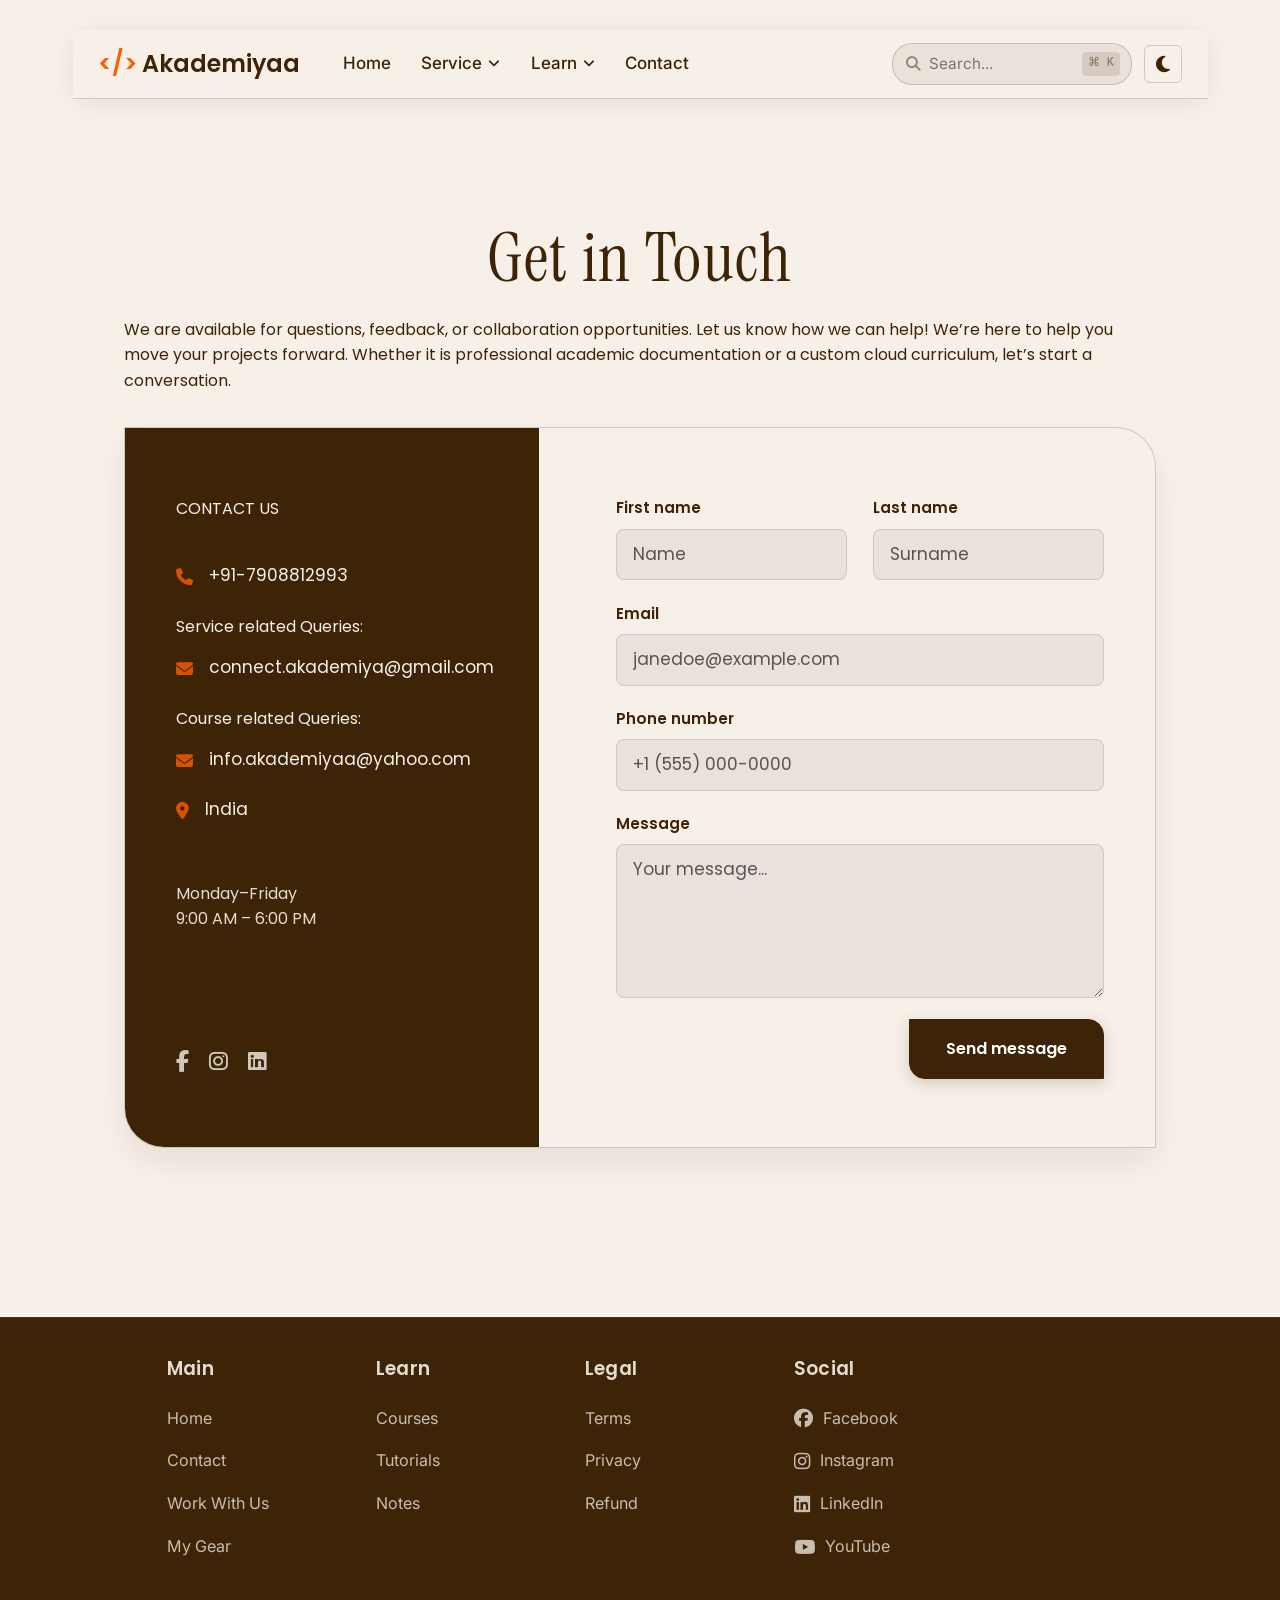
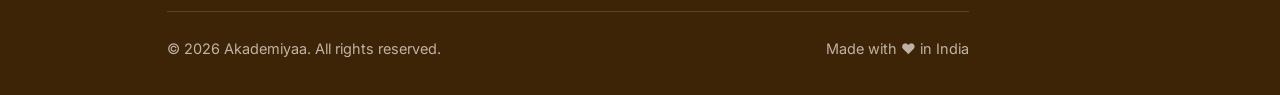
<file: docs/contact.html>
<!DOCTYPE html>
<html xmlns="http://www.w3.org/1999/xhtml" lang="en" xml:lang="en"><head>

<meta charset="utf-8">
<meta name="generator" content="quarto-1.8.26">

<meta name="viewport" content="width=device-width, initial-scale=1.0, user-scalable=yes">


<title>quarto-input53776bd0b195062c – Akademiyaa</title>
<style>
code{white-space: pre-wrap;}
span.smallcaps{font-variant: small-caps;}
div.columns{display: flex; gap: min(4vw, 1.5em);}
div.column{flex: auto; overflow-x: auto;}
div.hanging-indent{margin-left: 1.5em; text-indent: -1.5em;}
ul.task-list{list-style: none;}
ul.task-list li input[type="checkbox"] {
  width: 0.8em;
  margin: 0 0.8em 0.2em -1em; /* quarto-specific, see https://github.com/quarto-dev/quarto-cli/issues/4556 */ 
  vertical-align: middle;
}
</style>


<script src="site_libs/quarto-nav/quarto-nav.js"></script>
<script src="site_libs/clipboard/clipboard.min.js"></script>
<script src="site_libs/quarto-search/autocomplete.umd.js"></script>
<script src="site_libs/quarto-search/fuse.min.js"></script>
<script src="site_libs/quarto-search/quarto-search.js"></script>
<meta name="quarto:offset" content="./">
<script src="site_libs/quarto-html/quarto.js" type="module"></script>
<script src="site_libs/quarto-html/tabsets/tabsets.js" type="module"></script>
<script src="site_libs/quarto-html/axe/axe-check.js" type="module"></script>
<script src="site_libs/quarto-html/popper.min.js"></script>
<script src="site_libs/quarto-html/tippy.umd.min.js"></script>
<script src="site_libs/quarto-html/anchor.min.js"></script>
<link href="site_libs/quarto-html/tippy.css" rel="stylesheet">
<link href="site_libs/quarto-html/quarto-syntax-highlighting-587c61ba64f3a5504c4d52d930310e48.css" rel="stylesheet" id="quarto-text-highlighting-styles">
<script src="site_libs/bootstrap/bootstrap.min.js"></script>
<link href="site_libs/bootstrap/bootstrap-icons.css" rel="stylesheet">
<link href="site_libs/bootstrap/bootstrap-ffa9a6279353761231ec249df0a7fdd3.min.css" rel="stylesheet" append-hash="true" id="quarto-bootstrap" data-mode="light">
<script id="quarto-search-options" type="application/json">{
  "location": "sidebar",
  "copy-button": false,
  "collapse-after": 3,
  "panel-placement": "start",
  "type": "textbox",
  "limit": 50,
  "keyboard-shortcut": [
    "f",
    "/",
    "s"
  ],
  "show-item-context": false,
  "language": {
    "search-no-results-text": "No results",
    "search-matching-documents-text": "matching documents",
    "search-copy-link-title": "Copy link to search",
    "search-hide-matches-text": "Hide additional matches",
    "search-more-match-text": "more match in this document",
    "search-more-matches-text": "more matches in this document",
    "search-clear-button-title": "Clear",
    "search-text-placeholder": "",
    "search-detached-cancel-button-title": "Cancel",
    "search-submit-button-title": "Submit",
    "search-label": "Search"
  }
}</script>
<link rel="stylesheet" href="https://cdnjs.cloudflare.com/ajax/libs/font-awesome/6.4.0/css/all.min.css">
<link rel="stylesheet" href="https://cdnjs.cloudflare.com/ajax/libs/font-awesome/6.4.0/css/all.min.css">


<link rel="stylesheet" href="styles.css">
</head>

<body class="quarto-light">

<div id="quarto-search-results"></div>
<!-- content -->
<div id="quarto-content" class="quarto-container page-columns page-rows-contents page-layout-full">
<!-- sidebar -->
<!-- margin-sidebar -->
    
<!-- main -->
<main class="content column-page" id="quarto-document-content"><header id="title-block-header" class="quarto-title-block"></header>
<header class="custom-liquid-header">

  <div class="nav-container">

    

    <a href="./index.html" class="nav-brand">

      <span class="brand-brackets">&lt;/&gt;</span>Akademiyaa

    </a>



    <button class="mobile-menu-btn" id="mobile-toggle" aria-label="Toggle navigation">

      <i class="fa-solid fa-bars"></i>

    </button>



    <nav class="nav-menu" id="nav-menu">

      <ul class="nav-links">

        <li><a href="./index.html">Home</a></li>

        

        <li class="liquid-drop-item">

          <button class="liquid-drop-btn" aria-expanded="false">

            Service <i class="fa-solid fa-angle-down drop-icon"></i>

          </button>

          <ul class="liquid-drop-menu">

            <li><a href="./services/assistance.html">Remote Assistance</a></li>

            <li><a href="./services/webdev.html">Web Development</a></li>

          </ul>

        </li>



        <li class="liquid-drop-item">

          <button class="liquid-drop-btn" aria-expanded="false">

            Learn <i class="fa-solid fa-angle-down drop-icon"></i>

          </button>

          <ul class="liquid-drop-menu">

            <li><a href="./courses/all_courses.html">All Courses</a></li>

            <li><a href="./courses/clouds.html">Cloud Technologies</a></li>

            <li><a href="./courses/linux.html">Linux Distributions</a></li>

            <li><a href="./courses/languages.html">Programming Languages</a></li>

          </ul>

        </li>



        <li><a href="./contact.html">Contact</a></li>

      </ul>



      <div class="nav-actions">

        

        <div class="custom-search-container">

          <i class="fa-solid fa-magnifying-glass search-icon"></i>

          <input type="text" placeholder="Search..." class="custom-search-input" id="my-custom-search">

          <span class="search-shortcut">⌘ K</span>

        </div>



        <button id="custom-theme-toggle" class="theme-toggle-btn" aria-label="Toggle Dark Mode">

          <i class="fa-solid fa-moon dark-icon"></i>

          <i class="fa-solid fa-sun light-icon"></i>

        </button>

        

      </div>

    </nav>

  </div>

</header>



<script>

  document.addEventListener("DOMContentLoaded", () => {

    const themeToggle = document.getElementById("custom-theme-toggle");

    const htmlElement = document.documentElement;

    const mobileToggle = document.getElementById("mobile-toggle");

    const navMenu = document.getElementById("nav-menu");

    const dropdownToggles = document.querySelectorAll(".liquid-drop-btn");



    // Theme logic

    const currentTheme = localStorage.getItem("theme") || "light";

    if (currentTheme === "dark") htmlElement.setAttribute("data-bs-theme", "dark");



    themeToggle.addEventListener("click", () => {

      if (htmlElement.getAttribute("data-bs-theme") === "dark") {

        htmlElement.removeAttribute("data-bs-theme");

        localStorage.setItem("theme", "light");

      } else {

        htmlElement.setAttribute("data-bs-theme", "dark");

        localStorage.setItem("theme", "dark");

      }

    });



    // Mobile menu logic

    mobileToggle.addEventListener("click", () => navMenu.classList.toggle("active"));



    // Dropdown logic

    dropdownToggles.forEach(toggle => {

      toggle.addEventListener("click", (e) => {

        e.preventDefault(); 

        const parentLi = toggle.parentElement;

        document.querySelectorAll('.liquid-drop-item').forEach(item => {

          if (item !== parentLi) {

            item.classList.remove('open');

            item.querySelector('.drop-icon').style.transform = 'rotate(0deg)';

          }

        });

        parentLi.classList.toggle("open");

        const icon = toggle.querySelector('.drop-icon');

        icon.style.transform = parentLi.classList.contains("open") ? 'rotate(180deg)' : 'rotate(0deg)';

      });

    });

    

    document.addEventListener('click', (e) => {

      if (!e.target.closest('.liquid-drop-item')) {

        document.querySelectorAll('.liquid-drop-item').forEach(item => {

          item.classList.remove('open');

          item.querySelector('.drop-icon').style.transform = 'rotate(0deg)';

        });

      }

    });



    // SEARCH LOGIC (Connects your custom box to Quarto natively)

    const searchInput = document.getElementById("my-custom-search");



    if (searchInput) {

      document.addEventListener("keydown", (e) => {

        if ((e.metaKey || e.ctrlKey) && e.key === "k") {

          e.preventDefault(); 

          searchInput.focus(); 

        }

      });



      searchInput.addEventListener("keydown", (e) => {

        if (e.key === "Enter") {

          e.preventDefault(); 

          const query = searchInput.value.trim();

          

          if (query !== "") {

            // Find Quarto's real hidden search button

            const quartoBtn = document.querySelector("#quarto-search, .quarto-search-button");

            

            if (quartoBtn) {

              quartoBtn.click(); // Open the modal

              

              // Wait for modal to appear, then type the query

              setTimeout(() => {

                const modalInput = document.querySelector("#quarto-search-input, .aa-Input");

                if (modalInput) {

                  modalInput.value = query;

                  modalInput.dispatchEvent(new Event("input", { bubbles: true }));

                  modalInput.focus();

                }

              }, 200); 

            } else {

              window.location.href = `/search.html?q=${encodeURIComponent(query)}`;

            }

          }

        }

      });

    }

  });

</script>




<section id="get-in-touch" class="level1 content-section">
<h1>Get in Touch</h1>
<p>We are available for questions, feedback, or collaboration opportunities. Let us know how we can help! We’re here to help you move your projects forward. Whether it is professional academic documentation or a custom cloud curriculum, let’s start a conversation.</p>
<div class="contact-card">
<div class="grid" style="margin: 0;">
<div class="g-col-12 g-col-lg-5 contact-sidebar">
<p>CONTACT US</p>
  <div class="contact-info-block mt-4">
    <i class="fas fa-phone"></i>
    <span>+91-7908812993</span>
  </div>


<p>Service related Queries:</p>
  <div class="contact-info-block">
    <i class="fas fa-envelope"></i>
    <span>connect.akademiya@gmail.com</span>
  </div>
  
  
<p>Course related Queries:</p>
  <div class="contact-info-block">
    <i class="fas fa-envelope"></i>
    <span>info.akademiyaa@yahoo.com</span>
  </div>

  <div class="contact-info-block">
    <i class="fas fa-map-marker-alt"></i>
    <span>India</span>
  </div>

  <div class="hours-block">
    Monday–Friday<br>
    9:00 AM – 6:00 PM
  </div>

  <div class="social-icons-contact">
    <a href="https://facebook.com/yourpage" target="_blank"><i class="fab fa-facebook-f"></i></a>
    <a href="https://instagram.com/yourprofile" target="_blank"><i class="fab fa-instagram"></i></a>
    <a href="https://linkedin.com/in/yourprofile" target="_blank"><i class="fab fa-linkedin"></i></a>
  </div>
</div>
<div class="g-col-12 g-col-lg-7 contact-form-area">
  <form action="https://api.web3forms.com/submit" method="POST" class="needs-validation">
    
    <input type="hidden" name="access_key" value="94f5a920-7b1a-48fb-b7fc-bf44231dda32">
    
    <div class="grid">
      <div class="g-col-12 g-col-sm-6">
        <label for="firstName">First name</label>
        <input type="text" id="firstName" name="First Name" class="form-control" placeholder="Name" required="">
      </div>
      <div class="g-col-12 g-col-sm-6">
        <label for="lastName">Last name</label>
        <input type="text" id="lastName" name="Last Name" class="form-control" placeholder="Surname" required="">
      </div>
    </div>

    <div class="form-group">
      <label for="email">Email</label>
      <input type="email" id="email" name="email" class="form-control" placeholder="janedoe@example.com" required="">
    </div>

    <div class="form-group">
      <label for="phone">Phone number</label>
      <input type="tel" id="phone" name="Phone" class="form-control" placeholder="+1 (555) 000-0000">
    </div>

    <div class="form-group">
      <label for="message">Message</label>
      <textarea id="message" name="Message" class="form-control" rows="5" placeholder="Your message..." required=""></textarea>
    </div>

    <div class="text-end mt-3">
      <button type="submit" class="btn-primary-wd">Send message</button>
    </div>
  
  </form>
</div>
</div>
</div>
</section>



</main> <!-- /main -->
<footer class="akademiyaa-footer">

  <div class="footer-grid-container">

    

    <div class="footer-col">

      <h4 class="footer-heading">Main</h4>

      <a href="./index.html">Home</a>

      <a href="./contact.html">Contact</a>

      <a href="./services/assistance.html">Work With Us</a>

      <a href="./about.html">My Gear</a>

    </div>

    

    <div class="footer-col">

      <h4 class="footer-heading">Learn</h4>

      <a href="./courses/clouds.html">Courses</a> <a href="./courses/coding.qmd">Tutorials</a>

      <a href="./notes.qmd">Notes</a>

    </div>

    

    <div class="footer-col">

      <h4 class="footer-heading">Legal</h4>

      <a href="./terms.qmd">Terms</a>

      <a href="./privacy.qmd">Privacy</a>

      <a href="./refund.qmd">Refund</a>

    </div>

    

    <div class="footer-col">

      <h4 class="footer-heading">Social</h4>

      <a href="https://facebook.com/yourpage" target="_blank"><i class="fa-brands fa-facebook"></i> Facebook</a>

      <a href="https://instagram.com/yourprofile" target="_blank"><i class="fa-brands fa-instagram"></i> Instagram</a>

      <a href="https://linkedin.com/in/yourprofile" target="_blank"><i class="fa-brands fa-linkedin"></i> LinkedIn</a>

      <a href="https://youtube.com/yourchannel" target="_blank"><i class="fa-brands fa-youtube"></i> YouTube</a>

    </div>



  </div>

  

  <div class="footer-bottom">

    <span class="footer-copyright">© 2026 Akademiyaa. All rights reserved.</span>

    <span class="footer-made-with">Made with ❤️ in India</span>

  </div>

</footer>
<script id="quarto-html-after-body" type="application/javascript">
  window.document.addEventListener("DOMContentLoaded", function (event) {
    const icon = "";
    const anchorJS = new window.AnchorJS();
    anchorJS.options = {
      placement: 'right',
      icon: icon
    };
    anchorJS.add('.anchored');
    const isCodeAnnotation = (el) => {
      for (const clz of el.classList) {
        if (clz.startsWith('code-annotation-')) {                     
          return true;
        }
      }
      return false;
    }
    const onCopySuccess = function(e) {
      // button target
      const button = e.trigger;
      // don't keep focus
      button.blur();
      // flash "checked"
      button.classList.add('code-copy-button-checked');
      var currentTitle = button.getAttribute("title");
      button.setAttribute("title", "Copied!");
      let tooltip;
      if (window.bootstrap) {
        button.setAttribute("data-bs-toggle", "tooltip");
        button.setAttribute("data-bs-placement", "left");
        button.setAttribute("data-bs-title", "Copied!");
        tooltip = new bootstrap.Tooltip(button, 
          { trigger: "manual", 
            customClass: "code-copy-button-tooltip",
            offset: [0, -8]});
        tooltip.show();    
      }
      setTimeout(function() {
        if (tooltip) {
          tooltip.hide();
          button.removeAttribute("data-bs-title");
          button.removeAttribute("data-bs-toggle");
          button.removeAttribute("data-bs-placement");
        }
        button.setAttribute("title", currentTitle);
        button.classList.remove('code-copy-button-checked');
      }, 1000);
      // clear code selection
      e.clearSelection();
    }
    const getTextToCopy = function(trigger) {
      const outerScaffold = trigger.parentElement.cloneNode(true);
      const codeEl = outerScaffold.querySelector('code');
      for (const childEl of codeEl.children) {
        if (isCodeAnnotation(childEl)) {
          childEl.remove();
        }
      }
      return codeEl.innerText;
    }
    const clipboard = new window.ClipboardJS('.code-copy-button:not([data-in-quarto-modal])', {
      text: getTextToCopy
    });
    clipboard.on('success', onCopySuccess);
    if (window.document.getElementById('quarto-embedded-source-code-modal')) {
      const clipboardModal = new window.ClipboardJS('.code-copy-button[data-in-quarto-modal]', {
        text: getTextToCopy,
        container: window.document.getElementById('quarto-embedded-source-code-modal')
      });
      clipboardModal.on('success', onCopySuccess);
    }
      var localhostRegex = new RegExp(/^(?:http|https):\/\/localhost\:?[0-9]*\//);
      var mailtoRegex = new RegExp(/^mailto:/);
        var filterRegex = new RegExp("https:\/\/akademiyaa\.github\.io\/");
      var isInternal = (href) => {
          return filterRegex.test(href) || localhostRegex.test(href) || mailtoRegex.test(href);
      }
      // Inspect non-navigation links and adorn them if external
     var links = window.document.querySelectorAll('a[href]:not(.nav-link):not(.navbar-brand):not(.toc-action):not(.sidebar-link):not(.sidebar-item-toggle):not(.pagination-link):not(.no-external):not([aria-hidden]):not(.dropdown-item):not(.quarto-navigation-tool):not(.about-link)');
      for (var i=0; i<links.length; i++) {
        const link = links[i];
        if (!isInternal(link.href)) {
          // undo the damage that might have been done by quarto-nav.js in the case of
          // links that we want to consider external
          if (link.dataset.originalHref !== undefined) {
            link.href = link.dataset.originalHref;
          }
            // target, if specified
            link.setAttribute("target", "_blank");
            if (link.getAttribute("rel") === null) {
              link.setAttribute("rel", "noopener");
            }
        }
      }
    function tippyHover(el, contentFn, onTriggerFn, onUntriggerFn) {
      const config = {
        allowHTML: true,
        maxWidth: 500,
        delay: 100,
        arrow: false,
        appendTo: function(el) {
            return el.parentElement;
        },
        interactive: true,
        interactiveBorder: 10,
        theme: 'quarto',
        placement: 'bottom-start',
      };
      if (contentFn) {
        config.content = contentFn;
      }
      if (onTriggerFn) {
        config.onTrigger = onTriggerFn;
      }
      if (onUntriggerFn) {
        config.onUntrigger = onUntriggerFn;
      }
      window.tippy(el, config); 
    }
    const noterefs = window.document.querySelectorAll('a[role="doc-noteref"]');
    for (var i=0; i<noterefs.length; i++) {
      const ref = noterefs[i];
      tippyHover(ref, function() {
        // use id or data attribute instead here
        let href = ref.getAttribute('data-footnote-href') || ref.getAttribute('href');
        try { href = new URL(href).hash; } catch {}
        const id = href.replace(/^#\/?/, "");
        const note = window.document.getElementById(id);
        if (note) {
          return note.innerHTML;
        } else {
          return "";
        }
      });
    }
    const xrefs = window.document.querySelectorAll('a.quarto-xref');
    const processXRef = (id, note) => {
      // Strip column container classes
      const stripColumnClz = (el) => {
        el.classList.remove("page-full", "page-columns");
        if (el.children) {
          for (const child of el.children) {
            stripColumnClz(child);
          }
        }
      }
      stripColumnClz(note)
      if (id === null || id.startsWith('sec-')) {
        // Special case sections, only their first couple elements
        const container = document.createElement("div");
        if (note.children && note.children.length > 2) {
          container.appendChild(note.children[0].cloneNode(true));
          for (let i = 1; i < note.children.length; i++) {
            const child = note.children[i];
            if (child.tagName === "P" && child.innerText === "") {
              continue;
            } else {
              container.appendChild(child.cloneNode(true));
              break;
            }
          }
          if (window.Quarto?.typesetMath) {
            window.Quarto.typesetMath(container);
          }
          return container.innerHTML
        } else {
          if (window.Quarto?.typesetMath) {
            window.Quarto.typesetMath(note);
          }
          return note.innerHTML;
        }
      } else {
        // Remove any anchor links if they are present
        const anchorLink = note.querySelector('a.anchorjs-link');
        if (anchorLink) {
          anchorLink.remove();
        }
        if (window.Quarto?.typesetMath) {
          window.Quarto.typesetMath(note);
        }
        if (note.classList.contains("callout")) {
          return note.outerHTML;
        } else {
          return note.innerHTML;
        }
      }
    }
    for (var i=0; i<xrefs.length; i++) {
      const xref = xrefs[i];
      tippyHover(xref, undefined, function(instance) {
        instance.disable();
        let url = xref.getAttribute('href');
        let hash = undefined; 
        if (url.startsWith('#')) {
          hash = url;
        } else {
          try { hash = new URL(url).hash; } catch {}
        }
        if (hash) {
          const id = hash.replace(/^#\/?/, "");
          const note = window.document.getElementById(id);
          if (note !== null) {
            try {
              const html = processXRef(id, note.cloneNode(true));
              instance.setContent(html);
            } finally {
              instance.enable();
              instance.show();
            }
          } else {
            // See if we can fetch this
            fetch(url.split('#')[0])
            .then(res => res.text())
            .then(html => {
              const parser = new DOMParser();
              const htmlDoc = parser.parseFromString(html, "text/html");
              const note = htmlDoc.getElementById(id);
              if (note !== null) {
                const html = processXRef(id, note);
                instance.setContent(html);
              } 
            }).finally(() => {
              instance.enable();
              instance.show();
            });
          }
        } else {
          // See if we can fetch a full url (with no hash to target)
          // This is a special case and we should probably do some content thinning / targeting
          fetch(url)
          .then(res => res.text())
          .then(html => {
            const parser = new DOMParser();
            const htmlDoc = parser.parseFromString(html, "text/html");
            const note = htmlDoc.querySelector('main.content');
            if (note !== null) {
              // This should only happen for chapter cross references
              // (since there is no id in the URL)
              // remove the first header
              if (note.children.length > 0 && note.children[0].tagName === "HEADER") {
                note.children[0].remove();
              }
              const html = processXRef(null, note);
              instance.setContent(html);
            } 
          }).finally(() => {
            instance.enable();
            instance.show();
          });
        }
      }, function(instance) {
      });
    }
        let selectedAnnoteEl;
        const selectorForAnnotation = ( cell, annotation) => {
          let cellAttr = 'data-code-cell="' + cell + '"';
          let lineAttr = 'data-code-annotation="' +  annotation + '"';
          const selector = 'span[' + cellAttr + '][' + lineAttr + ']';
          return selector;
        }
        const selectCodeLines = (annoteEl) => {
          const doc = window.document;
          const targetCell = annoteEl.getAttribute("data-target-cell");
          const targetAnnotation = annoteEl.getAttribute("data-target-annotation");
          const annoteSpan = window.document.querySelector(selectorForAnnotation(targetCell, targetAnnotation));
          const lines = annoteSpan.getAttribute("data-code-lines").split(",");
          const lineIds = lines.map((line) => {
            return targetCell + "-" + line;
          })
          let top = null;
          let height = null;
          let parent = null;
          if (lineIds.length > 0) {
              //compute the position of the single el (top and bottom and make a div)
              const el = window.document.getElementById(lineIds[0]);
              top = el.offsetTop;
              height = el.offsetHeight;
              parent = el.parentElement.parentElement;
            if (lineIds.length > 1) {
              const lastEl = window.document.getElementById(lineIds[lineIds.length - 1]);
              const bottom = lastEl.offsetTop + lastEl.offsetHeight;
              height = bottom - top;
            }
            if (top !== null && height !== null && parent !== null) {
              // cook up a div (if necessary) and position it 
              let div = window.document.getElementById("code-annotation-line-highlight");
              if (div === null) {
                div = window.document.createElement("div");
                div.setAttribute("id", "code-annotation-line-highlight");
                div.style.position = 'absolute';
                parent.appendChild(div);
              }
              div.style.top = top - 2 + "px";
              div.style.height = height + 4 + "px";
              div.style.left = 0;
              let gutterDiv = window.document.getElementById("code-annotation-line-highlight-gutter");
              if (gutterDiv === null) {
                gutterDiv = window.document.createElement("div");
                gutterDiv.setAttribute("id", "code-annotation-line-highlight-gutter");
                gutterDiv.style.position = 'absolute';
                const codeCell = window.document.getElementById(targetCell);
                const gutter = codeCell.querySelector('.code-annotation-gutter');
                gutter.appendChild(gutterDiv);
              }
              gutterDiv.style.top = top - 2 + "px";
              gutterDiv.style.height = height + 4 + "px";
            }
            selectedAnnoteEl = annoteEl;
          }
        };
        const unselectCodeLines = () => {
          const elementsIds = ["code-annotation-line-highlight", "code-annotation-line-highlight-gutter"];
          elementsIds.forEach((elId) => {
            const div = window.document.getElementById(elId);
            if (div) {
              div.remove();
            }
          });
          selectedAnnoteEl = undefined;
        };
          // Handle positioning of the toggle
      window.addEventListener(
        "resize",
        throttle(() => {
          elRect = undefined;
          if (selectedAnnoteEl) {
            selectCodeLines(selectedAnnoteEl);
          }
        }, 10)
      );
      function throttle(fn, ms) {
      let throttle = false;
      let timer;
        return (...args) => {
          if(!throttle) { // first call gets through
              fn.apply(this, args);
              throttle = true;
          } else { // all the others get throttled
              if(timer) clearTimeout(timer); // cancel #2
              timer = setTimeout(() => {
                fn.apply(this, args);
                timer = throttle = false;
              }, ms);
          }
        };
      }
        // Attach click handler to the DT
        const annoteDls = window.document.querySelectorAll('dt[data-target-cell]');
        for (const annoteDlNode of annoteDls) {
          annoteDlNode.addEventListener('click', (event) => {
            const clickedEl = event.target;
            if (clickedEl !== selectedAnnoteEl) {
              unselectCodeLines();
              const activeEl = window.document.querySelector('dt[data-target-cell].code-annotation-active');
              if (activeEl) {
                activeEl.classList.remove('code-annotation-active');
              }
              selectCodeLines(clickedEl);
              clickedEl.classList.add('code-annotation-active');
            } else {
              // Unselect the line
              unselectCodeLines();
              clickedEl.classList.remove('code-annotation-active');
            }
          });
        }
    const findCites = (el) => {
      const parentEl = el.parentElement;
      if (parentEl) {
        const cites = parentEl.dataset.cites;
        if (cites) {
          return {
            el,
            cites: cites.split(' ')
          };
        } else {
          return findCites(el.parentElement)
        }
      } else {
        return undefined;
      }
    };
    var bibliorefs = window.document.querySelectorAll('a[role="doc-biblioref"]');
    for (var i=0; i<bibliorefs.length; i++) {
      const ref = bibliorefs[i];
      const citeInfo = findCites(ref);
      if (citeInfo) {
        tippyHover(citeInfo.el, function() {
          var popup = window.document.createElement('div');
          citeInfo.cites.forEach(function(cite) {
            var citeDiv = window.document.createElement('div');
            citeDiv.classList.add('hanging-indent');
            citeDiv.classList.add('csl-entry');
            var biblioDiv = window.document.getElementById('ref-' + cite);
            if (biblioDiv) {
              citeDiv.innerHTML = biblioDiv.innerHTML;
            }
            popup.appendChild(citeDiv);
          });
          return popup.innerHTML;
        });
      }
    }
  });
  </script>
</div> <!-- /content -->




</body></html>
</file>
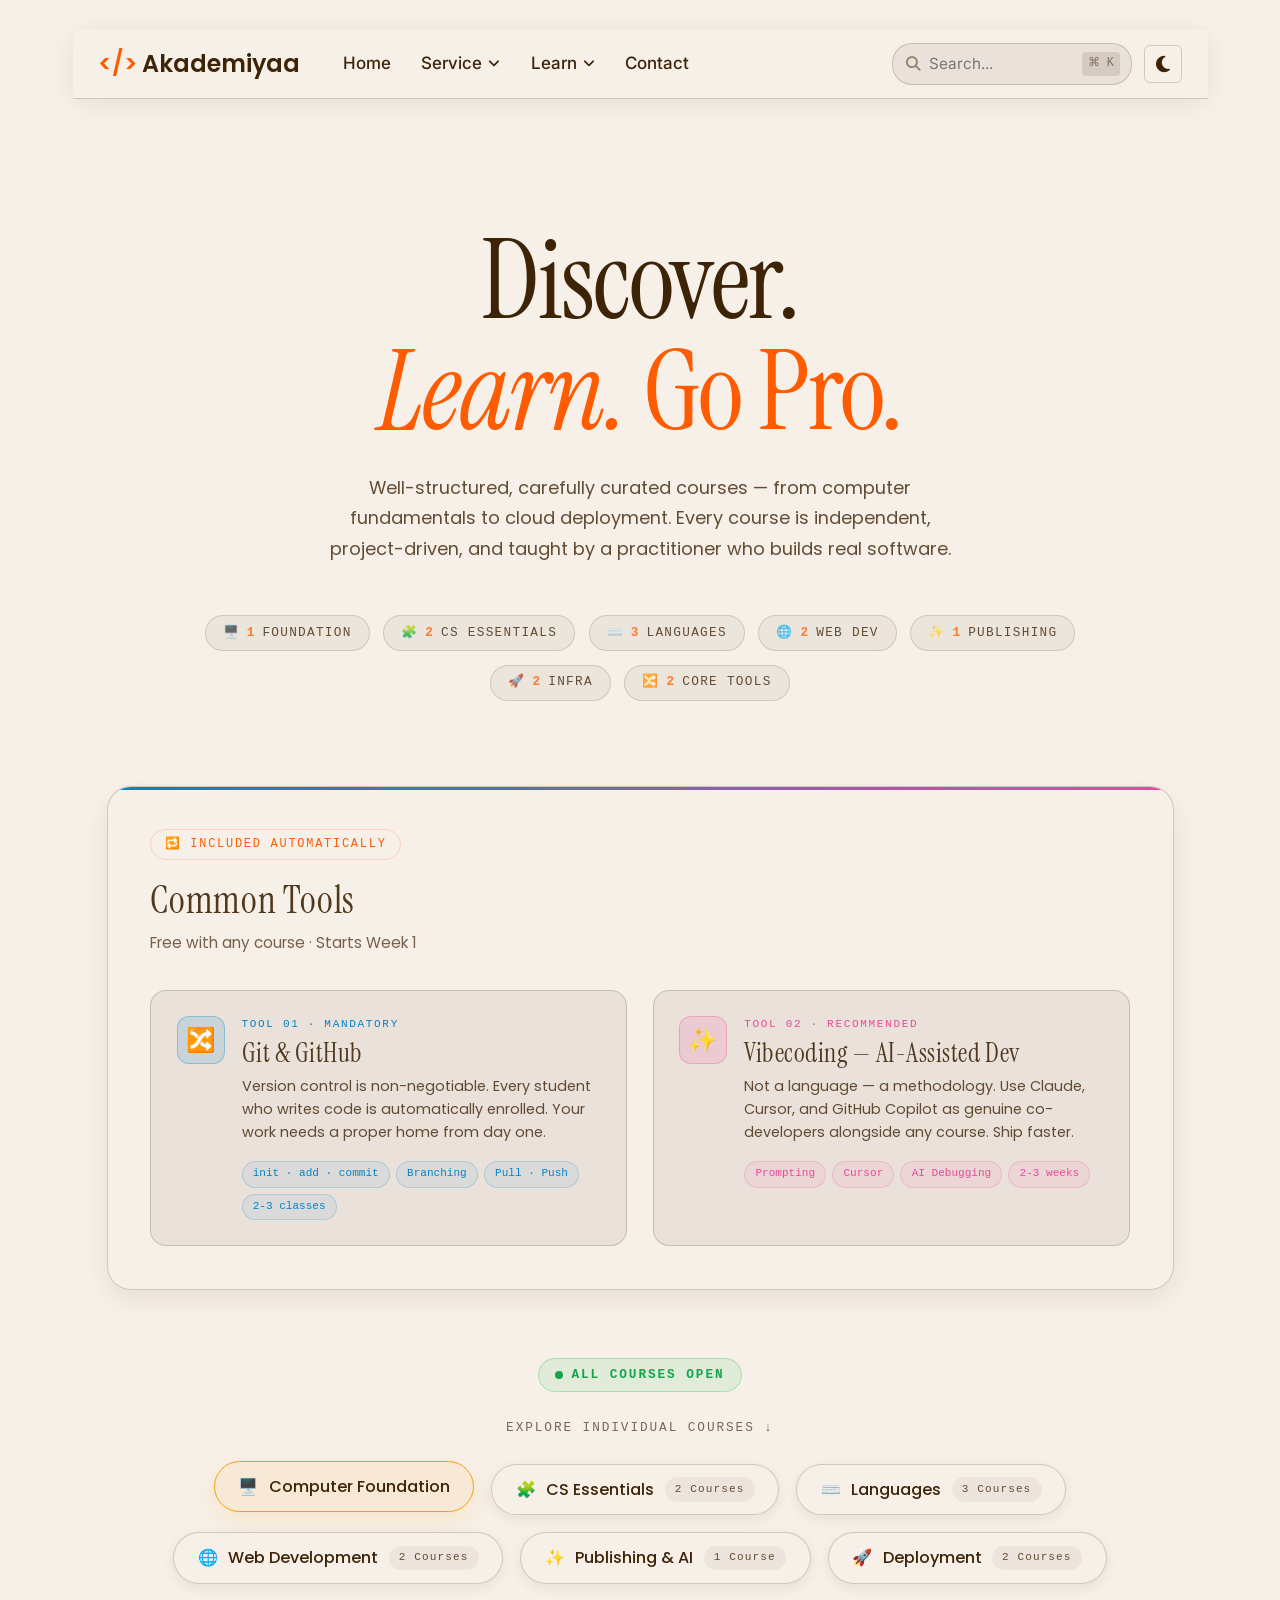
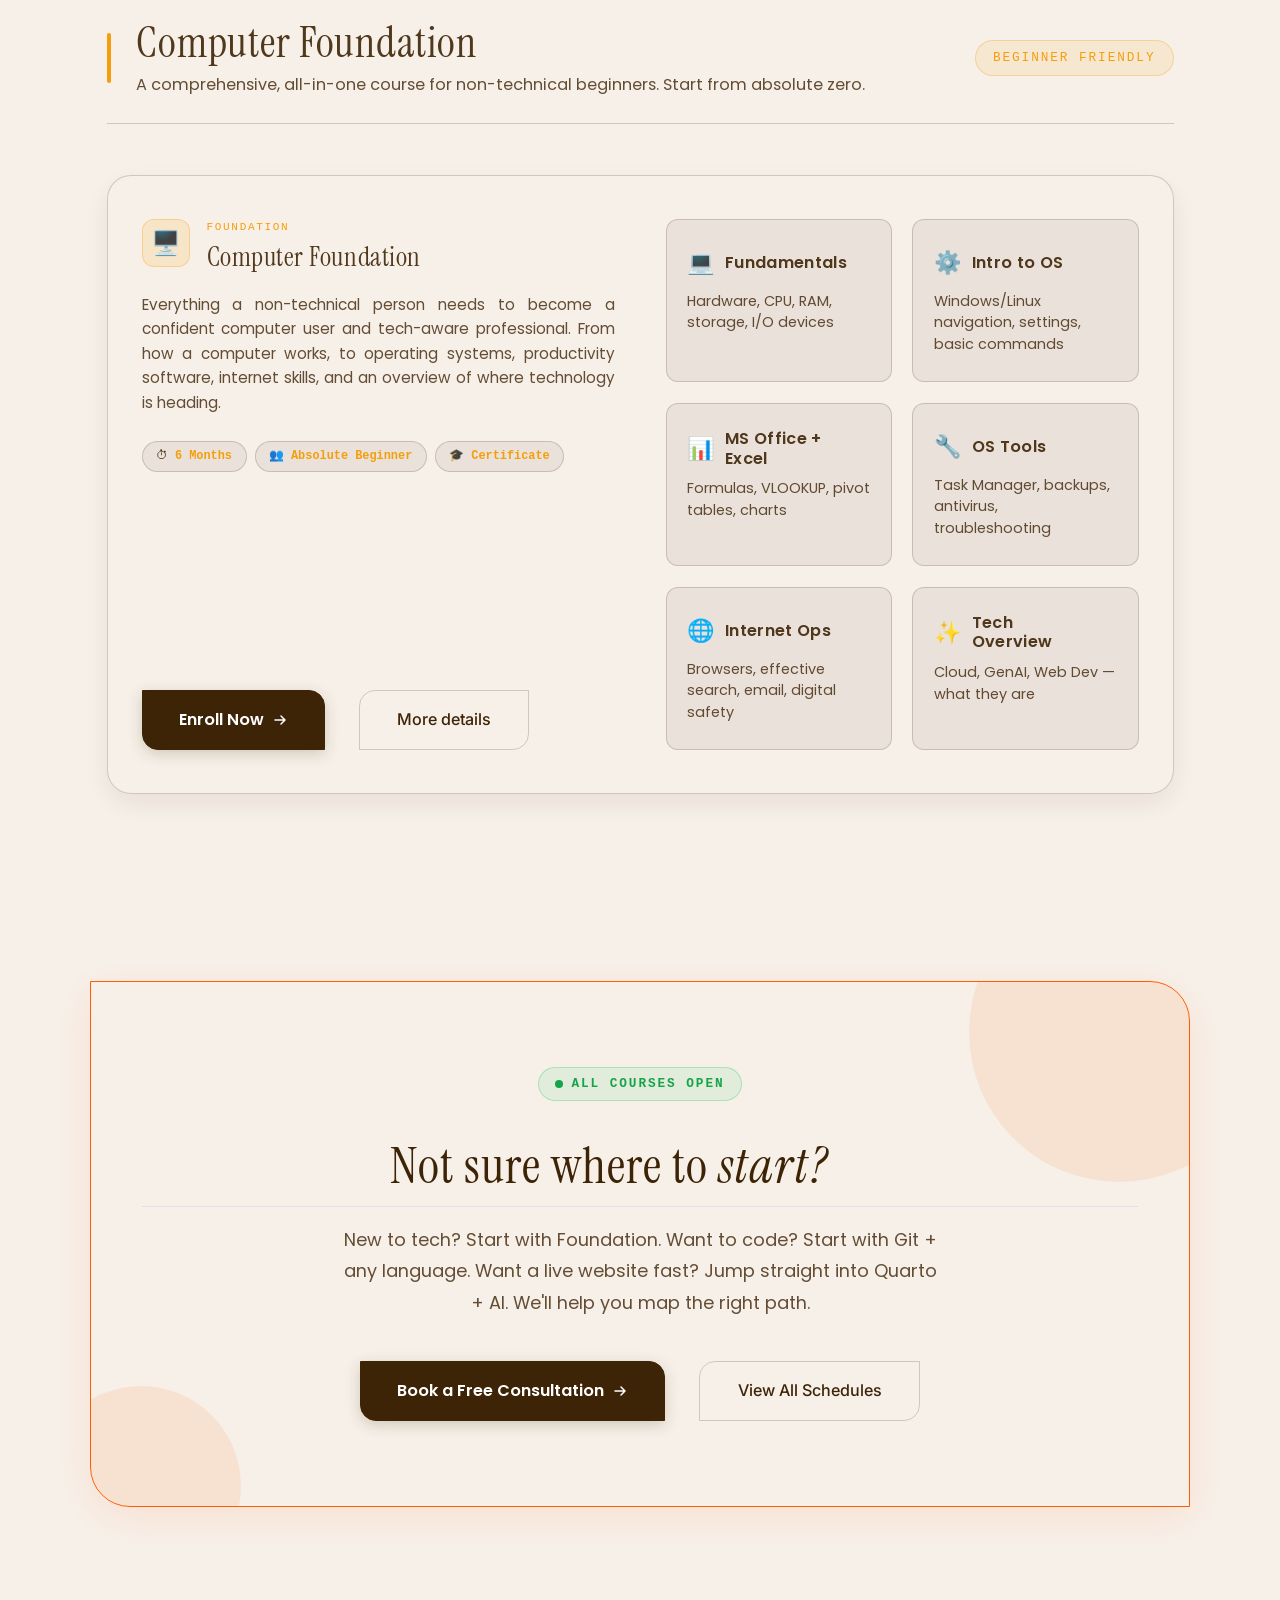
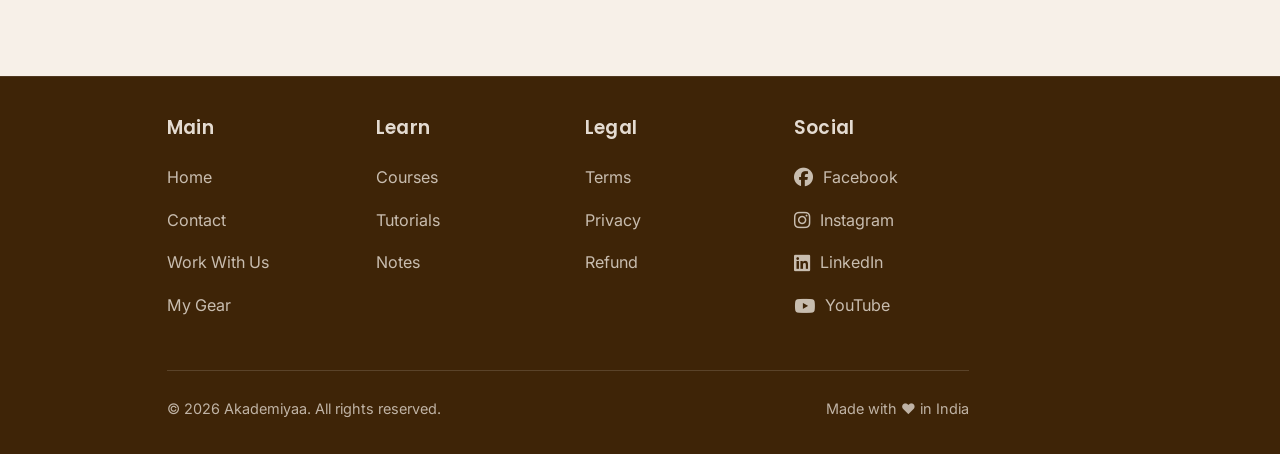
<file: docs/courses/all_courses.html>
<!DOCTYPE html>
<html xmlns="http://www.w3.org/1999/xhtml" lang="en" xml:lang="en"><head>

<meta charset="utf-8">
<meta name="generator" content="quarto-1.8.26">

<meta name="viewport" content="width=device-width, initial-scale=1.0, user-scalable=yes">


<title>all_courses – Akademiyaa</title>
<style>
code{white-space: pre-wrap;}
span.smallcaps{font-variant: small-caps;}
div.columns{display: flex; gap: min(4vw, 1.5em);}
div.column{flex: auto; overflow-x: auto;}
div.hanging-indent{margin-left: 1.5em; text-indent: -1.5em;}
ul.task-list{list-style: none;}
ul.task-list li input[type="checkbox"] {
  width: 0.8em;
  margin: 0 0.8em 0.2em -1em; /* quarto-specific, see https://github.com/quarto-dev/quarto-cli/issues/4556 */ 
  vertical-align: middle;
}
</style>


<script src="../site_libs/quarto-nav/quarto-nav.js"></script>
<script src="../site_libs/clipboard/clipboard.min.js"></script>
<script src="../site_libs/quarto-search/autocomplete.umd.js"></script>
<script src="../site_libs/quarto-search/fuse.min.js"></script>
<script src="../site_libs/quarto-search/quarto-search.js"></script>
<meta name="quarto:offset" content="../">
<script src="../site_libs/quarto-html/quarto.js" type="module"></script>
<script src="../site_libs/quarto-html/tabsets/tabsets.js" type="module"></script>
<script src="../site_libs/quarto-html/axe/axe-check.js" type="module"></script>
<script src="../site_libs/quarto-html/popper.min.js"></script>
<script src="../site_libs/quarto-html/tippy.umd.min.js"></script>
<script src="../site_libs/quarto-html/anchor.min.js"></script>
<link href="../site_libs/quarto-html/tippy.css" rel="stylesheet">
<link href="../site_libs/quarto-html/quarto-syntax-highlighting-587c61ba64f3a5504c4d52d930310e48.css" rel="stylesheet" id="quarto-text-highlighting-styles">
<script src="../site_libs/bootstrap/bootstrap.min.js"></script>
<link href="../site_libs/bootstrap/bootstrap-icons.css" rel="stylesheet">
<link href="../site_libs/bootstrap/bootstrap-ffa9a6279353761231ec249df0a7fdd3.min.css" rel="stylesheet" append-hash="true" id="quarto-bootstrap" data-mode="light">
<script id="quarto-search-options" type="application/json">{
  "location": "sidebar",
  "copy-button": false,
  "collapse-after": 3,
  "panel-placement": "start",
  "type": "textbox",
  "limit": 50,
  "keyboard-shortcut": [
    "f",
    "/",
    "s"
  ],
  "show-item-context": false,
  "language": {
    "search-no-results-text": "No results",
    "search-matching-documents-text": "matching documents",
    "search-copy-link-title": "Copy link to search",
    "search-hide-matches-text": "Hide additional matches",
    "search-more-match-text": "more match in this document",
    "search-more-matches-text": "more matches in this document",
    "search-clear-button-title": "Clear",
    "search-text-placeholder": "",
    "search-detached-cancel-button-title": "Cancel",
    "search-submit-button-title": "Submit",
    "search-label": "Search"
  }
}</script>
<link rel="stylesheet" href="https://cdnjs.cloudflare.com/ajax/libs/font-awesome/6.4.0/css/all.min.css">


<link rel="stylesheet" href="../styles.css">
</head>

<body class="quarto-light">

<div id="quarto-search-results"></div>
<!-- content -->
<div id="quarto-content" class="quarto-container page-columns page-rows-contents page-layout-full">
<!-- sidebar -->
<!-- margin-sidebar -->
    
<!-- main -->
<main class="content column-page" id="quarto-document-content"><header id="title-block-header" class="quarto-title-block"></header>
<header class="custom-liquid-header">

  <div class="nav-container">

    

    <a href="../index.html" class="nav-brand">

      <span class="brand-brackets">&lt;/&gt;</span>Akademiyaa

    </a>



    <button class="mobile-menu-btn" id="mobile-toggle" aria-label="Toggle navigation">

      <i class="fa-solid fa-bars"></i>

    </button>



    <nav class="nav-menu" id="nav-menu">

      <ul class="nav-links">

        <li><a href="../index.html">Home</a></li>

        

        <li class="liquid-drop-item">

          <button class="liquid-drop-btn" aria-expanded="false">

            Service <i class="fa-solid fa-angle-down drop-icon"></i>

          </button>

          <ul class="liquid-drop-menu">

            <li><a href="../services/assistance.html">Remote Assistance</a></li>

            <li><a href="../services/webdev.html">Web Development</a></li>

          </ul>

        </li>



        <li class="liquid-drop-item">

          <button class="liquid-drop-btn" aria-expanded="false">

            Learn <i class="fa-solid fa-angle-down drop-icon"></i>

          </button>

          <ul class="liquid-drop-menu">

            <li><a href="../courses/all_courses.html">All Courses</a></li>

            <li><a href="../courses/clouds.html">Cloud Technologies</a></li>

            <li><a href="../courses/linux.html">Linux Distributions</a></li>

            <li><a href="../courses/languages.html">Programming Languages</a></li>

          </ul>

        </li>



        <li><a href="../contact.html">Contact</a></li>

      </ul>



      <div class="nav-actions">

        

        <div class="custom-search-container">

          <i class="fa-solid fa-magnifying-glass search-icon"></i>

          <input type="text" placeholder="Search..." class="custom-search-input" id="my-custom-search">

          <span class="search-shortcut">⌘ K</span>

        </div>



        <button id="custom-theme-toggle" class="theme-toggle-btn" aria-label="Toggle Dark Mode">

          <i class="fa-solid fa-moon dark-icon"></i>

          <i class="fa-solid fa-sun light-icon"></i>

        </button>

        

      </div>

    </nav>

  </div>

</header>



<script>

  document.addEventListener("DOMContentLoaded", () => {

    const themeToggle = document.getElementById("custom-theme-toggle");

    const htmlElement = document.documentElement;

    const mobileToggle = document.getElementById("mobile-toggle");

    const navMenu = document.getElementById("nav-menu");

    const dropdownToggles = document.querySelectorAll(".liquid-drop-btn");



    // Theme logic

    const currentTheme = localStorage.getItem("theme") || "light";

    if (currentTheme === "dark") htmlElement.setAttribute("data-bs-theme", "dark");



    themeToggle.addEventListener("click", () => {

      if (htmlElement.getAttribute("data-bs-theme") === "dark") {

        htmlElement.removeAttribute("data-bs-theme");

        localStorage.setItem("theme", "light");

      } else {

        htmlElement.setAttribute("data-bs-theme", "dark");

        localStorage.setItem("theme", "dark");

      }

    });



    // Mobile menu logic

    mobileToggle.addEventListener("click", () => navMenu.classList.toggle("active"));



    // Dropdown logic

    dropdownToggles.forEach(toggle => {

      toggle.addEventListener("click", (e) => {

        e.preventDefault(); 

        const parentLi = toggle.parentElement;

        document.querySelectorAll('.liquid-drop-item').forEach(item => {

          if (item !== parentLi) {

            item.classList.remove('open');

            item.querySelector('.drop-icon').style.transform = 'rotate(0deg)';

          }

        });

        parentLi.classList.toggle("open");

        const icon = toggle.querySelector('.drop-icon');

        icon.style.transform = parentLi.classList.contains("open") ? 'rotate(180deg)' : 'rotate(0deg)';

      });

    });

    

    document.addEventListener('click', (e) => {

      if (!e.target.closest('.liquid-drop-item')) {

        document.querySelectorAll('.liquid-drop-item').forEach(item => {

          item.classList.remove('open');

          item.querySelector('.drop-icon').style.transform = 'rotate(0deg)';

        });

      }

    });



    // SEARCH LOGIC (Connects your custom box to Quarto natively)

    const searchInput = document.getElementById("my-custom-search");



    if (searchInput) {

      document.addEventListener("keydown", (e) => {

        if ((e.metaKey || e.ctrlKey) && e.key === "k") {

          e.preventDefault(); 

          searchInput.focus(); 

        }

      });



      searchInput.addEventListener("keydown", (e) => {

        if (e.key === "Enter") {

          e.preventDefault(); 

          const query = searchInput.value.trim();

          

          if (query !== "") {

            // Find Quarto's real hidden search button

            const quartoBtn = document.querySelector("#quarto-search, .quarto-search-button");

            

            if (quartoBtn) {

              quartoBtn.click(); // Open the modal

              

              // Wait for modal to appear, then type the query

              setTimeout(() => {

                const modalInput = document.querySelector("#quarto-search-input, .aa-Input");

                if (modalInput) {

                  modalInput.value = query;

                  modalInput.dispatchEvent(new Event("input", { bubbles: true }));

                  modalInput.focus();

                }

              }, 200); 

            } else {

              window.location.href = `/search.html?q=${encodeURIComponent(query)}`;

            }

          }

        }

      });

    }

  });

</script>




<div class="learn-page">

  <section class="learn-hero content-section">
    
    <div class="learn-hero-title">
      Discover.<br>
      <span class="accent">Learn.</span> 
      <span class="pro-text">Go Pro.</span>
    </div>
    <p class="learn-hero-subtitle">
      Well-structured, carefully curated courses — from computer fundamentals to cloud deployment. Every course is independent, project-driven, and taught by a practitioner who builds real software.
    </p>
    <div class="hero-stats-row">
      <span class="hs-pill">🖥️ <b>1</b> Foundation</span>
      <span class="hs-pill">🧩 <b>2</b> CS Essentials</span>
      <span class="hs-pill">⌨️ <b>3</b> Languages</span>
      <span class="hs-pill">🌐 <b>2</b> Web Dev</span>
      <span class="hs-pill">✨ <b>1</b> Publishing</span>
      <span class="hs-pill">🚀 <b>2</b> Infra</span>
      <span class="hs-pill">🔀 <b>2</b> Core Tools</span>
    </div>
  </section>

  <div class="content-section" style="padding-top: 1rem; max-width: 1400px; margin: 0 auto;">

    <div class="common-banner">
      <div class="cb-head">
        <span class="cb-badge">🔁 Included Automatically</span>
        <h3 class="cb-title anchored">Common Tools</h3>
        <span class="cb-subtitle">Free with any course · Starts Week 1</span>
      </div>
      <div class="common-tools-grid">
        <div class="ct-card" style="--ctc: #0284c7;">
          <div class="ct-ico">🔀</div>
          <div>
            <span class="ct-label">Tool 01 · Mandatory</span>
            <h4 class="ct-name anchored">Git &amp; GitHub</h4>
            <p class="ct-desc">Version control is non-negotiable. Every student who writes code is automatically enrolled. Your work needs a proper home from day one.</p>
            <div class="ct-pills">
              <span class="ct-pill">init · add · commit</span>
              <span class="ct-pill">Branching</span>
              <span class="ct-pill">Pull · Push</span>
              <span class="ct-pill">2-3 classes</span>
            </div>
          </div>
        </div>
        <div class="ct-card" style="--ctc: #ec4899;">
          <div class="ct-ico">✨</div>
          <div>
            <span class="ct-label">Tool 02 · Recommended</span>
            <h4 class="ct-name anchored">Vibecoding — AI-Assisted Dev</h4>
            <p class="ct-desc">Not a language — a methodology. Use Claude, Cursor, and GitHub Copilot as genuine co-developers alongside any course. Ship faster.</p>
            <div class="ct-pills">
              <span class="ct-pill">Prompting</span>
              <span class="ct-pill">Cursor</span>
              <span class="ct-pill">AI Debugging</span>
              <span class="ct-pill">2-3 weeks</span>
            </div>
          </div>
        </div>
      </div>
    </div>

    
    <div class="enrollment-badge" style="margin: 0 auto 1.5rem;">
        <span class="blink-dot"></span> All Courses Open
    </div>


    <div class="cat-area">
      <p class="cat-hint">Explore individual courses ↓</p>
      <div class="cat-tabs">
        <button class="cat-tab" data-t="1" style="--tc: #f59e0b;">
          <span class="tab-icon">🖥️</span> <span class="tab-text">Computer Foundation</span>
        </button>
        <button class="cat-tab" data-t="2" style="--tc: #ef4444;">
          <span class="tab-icon">🧩</span> <span class="tab-text">CS Essentials</span> <span class="tab-n">2 Courses</span>
        </button>
        <button class="cat-tab" data-t="3" style="--tc: #3b82f6;">
          <span class="tab-icon">⌨️</span> <span class="tab-text">Languages</span> <span class="tab-n">3 Courses</span>
        </button>
        <button class="cat-tab" data-t="4" style="--tc: #14b8a6;">
          <span class="tab-icon">🌐</span> <span class="tab-text">Web Development</span> <span class="tab-n">2 Courses</span>
        </button>
        <button class="cat-tab" data-t="5" style="--tc: #ec4899;">
          <span class="tab-icon">✨</span> <span class="tab-text">Publishing &amp; AI</span> <span class="tab-n">1 Course</span>
        </button>
        <button class="cat-tab" data-t="6" style="--tc: var(--color-orange);">
          <span class="tab-icon">🚀</span> <span class="tab-text">Deployment</span> <span class="tab-n">2 Courses</span>
        </button>
      </div>

      <div class="learn-panel" id="p1" style="--pac: #f59e0b;">
        <div class="ph-header">
          <div class="ph-bar"></div>
          <div class="ph-titles">
            <h3 class="ph-name anchored">Computer Foundation</h3>
            <p class="ph-sub">A comprehensive, all-in-one course for non-technical beginners. Start from absolute zero.</p>
          </div>
          <span class="ph-tag">Beginner Friendly</span>
        </div>

        <div class="learn-grid">
          <div class="track-card solo-card shape-1" style="--ca: #f59e0b;">
            <div class="tc-main">
              <div class="tc-head">
                <div class="tc-ico">🖥️</div>
                <div>
                  <span class="tc-track">Foundation</span>
                  <h4 class="tc-name anchored">Computer Foundation</h4>
                </div>
              </div>
              <p class="tc-desc">Everything a non-technical person needs to become a confident computer user and tech-aware professional. From how a computer works, to operating systems, productivity software, internet skills, and an overview of where technology is heading.</p>
              <div class="tc-chips">
                <span class="chip">⏱ <b>6 Months</b></span>
                <span class="chip">👥 <b>Absolute Beginner</b></span>
                <span class="chip">🎓 <b>Certificate</b></span>
              </div>
              
              <div class="wd-btn-group mt-auto">
                <a href="../contact.html" class="btn-primary-wd">
                  Enroll Now
                  <svg viewbox="0 0 16 16" fill="none"><path d="M3 8h10M9 4l4 4-4 4" stroke="currentColor" stroke-width="1.5" stroke-linecap="round" stroke-linejoin="round"></path></svg>
                </a>
                <a href="../curriculum.qmd" class="btn-ghost-wd">More details</a>
              </div>

            </div>
            <div class="tc-side-grid">
              <div class="side-mod">
                <div class="sm-head"><span class="sm-i">💻</span><h5 class="sm-n anchored">Fundamentals</h5></div>
                <p class="sm-d">Hardware, CPU, RAM, storage, I/O devices</p>
              </div>
              <div class="side-mod">
                <div class="sm-head"><span class="sm-i">⚙️</span><h5 class="sm-n anchored">Intro to OS</h5></div>
                <p class="sm-d">Windows/Linux navigation, settings, basic commands</p>
              </div>
              <div class="side-mod">
                <div class="sm-head"><span class="sm-i">📊</span><h5 class="sm-n anchored">MS Office + Excel</h5></div>
                <p class="sm-d">Formulas, VLOOKUP, pivot tables, charts</p>
              </div>
              <div class="side-mod">
                <div class="sm-head"><span class="sm-i">🔧</span><h5 class="sm-n anchored">OS Tools</h5></div>
                <p class="sm-d">Task Manager, backups, antivirus, troubleshooting</p>
              </div>
              <div class="side-mod">
                <div class="sm-head"><span class="sm-i">🌐</span><h5 class="sm-n anchored">Internet Ops</h5></div>
                <p class="sm-d">Browsers, effective search, email, digital safety</p>
              </div>
              <div class="side-mod">
                <div class="sm-head"><span class="sm-i">✨</span><h5 class="sm-n anchored">Tech Overview</h5></div>
                <p class="sm-d">Cloud, GenAI, Web Dev — what they are</p>
              </div>
            </div>
          </div>
        </div>
      </div>

      <div class="learn-panel" id="p2" style="--pac: #ef4444;">
        <div class="ph-header">
          <div class="ph-bar"></div>
          <div class="ph-titles">
            <h3 class="ph-name anchored">CS Essentials</h3>
            <p class="ph-sub">The two foundational pillars of computer science every serious programmer must master.</p>
          </div>
          <span class="ph-tag">2 Independent Courses</span>
        </div>

        <div class="learn-grid grid-2">
          <div class="track-card shape-1" style="--ca: #ef4444;">
            <div class="tc-head">
              <div class="tc-ico">🧩</div>
              <div><span class="tc-track">CS Essentials · 01</span><h4 class="tc-name anchored">Data Structures &amp; Algorithms</h4></div>
            </div>
            <p class="tc-desc">100+ curated problems spanning every major pattern. Taught in Python and C++ simultaneously. The single course that makes every interview easier and every codebase cleaner.</p>
            
            <div class="tc-chips">
              <span class="chip">⏱ <b>12 Weeks</b></span>
              <span class="chip">🧩 <b>100+ Problems</b></span>
              <span class="chip">🔑 <b>Python or C++</b></span>
            </div>
            <div class="wd-btn-group mt-auto">
              <a href="../contact.html" class="btn-primary-wd">
                Enroll Now
                <svg viewbox="0 0 16 16" fill="none"><path d="M3 8h10M9 4l4 4-4 4" stroke="currentColor" stroke-width="1.5" stroke-linecap="round" stroke-linejoin="round"></path></svg>
              </a>
              <a href="../curriculum.qmd" class="btn-ghost-wd">More details</a>
            </div>
          </div>

          <div class="track-card shape-2" style="--ca: #0d9488;">
            <div class="tc-head">
              <div class="tc-ico">🌍</div>
              <div><span class="tc-track">CS Essentials · 02</span><h4 class="tc-name anchored">Computer Networks</h4></div>
            </div>
            <p class="tc-desc">How the internet actually works — from physical signals to HTTP requests. Every developer, sysadmin, and cloud engineer needs this. Understand OSI, sockets, and Wireshark.</p>
            
            <div class="tc-chips">
              <span class="chip">⏱ <b>8 Weeks</b></span>
              <span class="chip">🌐 <b>OSI Layer 1–7</b></span>
              <span class="chip">👥 <b>All Levels</b></span>
            </div>
            <div class="wd-btn-group mt-auto">
              <a href="../contact.html" class="btn-primary-wd">
                Enroll Now
                <svg viewbox="0 0 16 16" fill="none"><path d="M3 8h10M9 4l4 4-4 4" stroke="currentColor" stroke-width="1.5" stroke-linecap="round" stroke-linejoin="round"></path></svg>
              </a>
              <a href="../curriculum.qmd" class="btn-ghost-wd">More details</a>
            </div>
          </div>
        </div>
      </div>

      <div class="learn-panel" id="p3" style="--pac: #3b82f6;">
        <div class="ph-header">
          <div class="ph-bar"></div>
          <div class="ph-titles">
            <h3 class="ph-name anchored">Programming Languages</h3>
            <p class="ph-sub">Three independent language courses. Each is a proper, standalone curriculum — not a crash course.</p>
          </div>
          <span class="ph-tag">3 Independent Courses</span>
        </div>

        <div class="learn-grid grid-2">
          <div class="track-card shape-2" style="--ca: #0284c7;">
            <div class="tc-head">
              <div class="tc-ico">🔩</div>
              <div><span class="tc-track">Languages · 01</span><h4 class="tc-name anchored">C Programming</h4></div>
            </div>
            <p class="tc-desc">The language closest to the machine. Learn C and understand how computers store data and manage memory.</p>
            
            <div class="tc-chips"><span class="chip">⏱ <b>8 Weeks</b></span><span class="chip">📦 <b>4 Projects</b></span></div>
            <div class="tc-incl">🔀 Git · ✨ Vibecoding Incl.</div>
            <div class="wd-btn-group mt-auto">
              <a href="../contact.html" class="btn-primary-wd">
                Enroll Now
                <svg viewbox="0 0 16 16" fill="none"><path d="M3 8h10M9 4l4 4-4 4" stroke="currentColor" stroke-width="1.5" stroke-linecap="round" stroke-linejoin="round"></path></svg>
              </a>
              <a href="../curriculum.qmd" class="btn-ghost-wd">More details</a>
            </div>
          </div>

          <div class="track-card shape-1" style="--ca: #9333ea;">
            <div class="tc-head">
              <div class="tc-ico">⚡</div>
              <div><span class="tc-track">Languages · 02</span><h4 class="tc-name anchored">C++ Programming</h4></div>
            </div>
            <p class="tc-desc">Object-oriented design, templates, and the STL. The language of game engines, trading systems, and performance.</p>
            
            <div class="tc-chips"><span class="chip">⏱ <b>10 Weeks</b></span><span class="chip">🔑 <b>C Prereq</b></span></div>
            <div class="tc-incl">🔀 Git · ✨ Vibecoding Incl.</div>
            <div class="wd-btn-group mt-auto">
              <a href="../contact.html" class="btn-primary-wd">
                Enroll Now
                <svg viewbox="0 0 16 16" fill="none"><path d="M3 8h10M9 4l4 4-4 4" stroke="currentColor" stroke-width="1.5" stroke-linecap="round" stroke-linejoin="round"></path></svg>
              </a>
              <a href="../curriculum.qmd" class="btn-ghost-wd">More details</a>
            </div>
          </div>

          <div class="track-card shape-2" style="--ca: #d97706;">
            <div class="tc-head">
              <div class="tc-ico">🐍</div>
              <div><span class="tc-track">Languages · 03</span><h4 class="tc-name anchored">Python</h4></div>
            </div>
            <p class="tc-desc">From scripting to AI/ML. Python opens every door in modern software, AI, and research. Clean and beginner-friendly.</p>
            
            <div class="tc-chips"><span class="chip">⏱ <b>10 Weeks</b></span><span class="chip">📦 <b>5 Projects</b></span></div>
            <div class="tc-incl">🔀 Git · ✨ Vibecoding Incl.</div>
            <div class="wd-btn-group mt-auto">
              <a href="../contact.html" class="btn-primary-wd">
                Enroll Now
                <svg viewbox="0 0 16 16" fill="none"><path d="M3 8h10M9 4l4 4-4 4" stroke="currentColor" stroke-width="1.5" stroke-linecap="round" stroke-linejoin="round"></path></svg>
              </a>
              <a href="../curriculum.qmd" class="btn-ghost-wd">More details</a>
            </div>
          </div>
        </div>
      </div>

      <div class="learn-panel" id="p4" style="--pac: #14b8a6;">
        <div class="ph-header">
          <div class="ph-bar"></div>
          <div class="ph-titles">
            <h3 class="ph-name anchored">Web Development</h3>
            <p class="ph-sub">Two focused, sequential courses covering the complete foundations of building things for the web.</p>
          </div>
          <span class="ph-tag">Sequential · Git Included</span>
        </div>

        <div class="learn-grid grid-2">
          <div class="track-card shape-1" style="--ca: #059669;">
            <div class="tc-head">
              <div class="tc-ico">🎨</div>
              <div><span class="tc-track">Web Dev · 01</span><h4 class="tc-name anchored">HTML + CSS</h4></div>
            </div>
            <p class="tc-desc">The building blocks of everything on the web. Write semantic HTML and beautiful, responsive CSS. Build pixel-perfect layouts with Flexbox and Grid.</p>
            
            <div class="tc-chips"><span class="chip">⏱ <b>6 Weeks</b></span><span class="chip">📦 <b>4 Live Sites</b></span></div>
            <div class="tc-incl">🔀 Git · ✨ Vibecoding Incl.</div>
            <div class="wd-btn-group mt-auto">
              <a href="../contact.html" class="btn-primary-wd">
                Enroll Now
                <svg viewbox="0 0 16 16" fill="none"><path d="M3 8h10M9 4l4 4-4 4" stroke="currentColor" stroke-width="1.5" stroke-linecap="round" stroke-linejoin="round"></path></svg>
              </a>
              <a href="../curriculum.qmd" class="btn-ghost-wd">More details</a>
            </div>
          </div>

          <div class="track-card shape-2" style="--ca: #ca8a04;">
            <div class="tc-head">
              <div class="tc-ico">⚡</div>
              <div><span class="tc-track">Web Dev · 02</span><h4 class="tc-name anchored">JavaScript</h4></div>
            </div>
            <p class="tc-desc">Make the web interactive. Learn modern ES6+ JavaScript from first principles, with real projects that go live on the internet.</p>
           
            <div class="tc-chips"><span class="chip">⏱ <b>6 Weeks</b></span><span class="chip">🔑 <b>HTML+CSS Prereq</b></span></div>
            <div class="tc-incl">🔀 Git · ✨ Vibecoding Incl.</div>
            <div class="wd-btn-group mt-auto">
              <a href="../contact.html" class="btn-primary-wd">
                Enroll Now
                <svg viewbox="0 0 16 16" fill="none"><path d="M3 8h10M9 4l4 4-4 4" stroke="currentColor" stroke-width="1.5" stroke-linecap="round" stroke-linejoin="round"></path></svg>
              </a>
              <a href="../curriculum.qmd" class="btn-ghost-wd">More details</a>
            </div>
          </div>
        </div>
      </div>

      <div class="learn-panel" id="p5" style="--pac: #ec4899;">
        <div class="ph-header">
          <div class="ph-bar"></div>
          <div class="ph-titles">
            <h3 class="ph-name anchored">Publishing &amp; AI</h3>
            <p class="ph-sub">Build complete, beautiful websites using Quarto — and supercharge every step with AI tools.</p>
          </div>
          <span class="ph-tag">Our Agency Specialty</span>
        </div>

        <div class="learn-grid">
          <div class="track-card solo-card shape-2" style="--ca: #db2777;">
            <div class="tc-main">
              <div class="tc-head">
                <div class="tc-ico">🌐</div>
                <div>
                  <span class="tc-track">Publishing</span>
                  <h4 class="tc-name anchored">Quarto + Vibecoding + GitHub → Live Website</h4>
                </div>
              </div>
              <p class="tc-desc">Quarto is the modern way to publish technical work — websites, blogs, reports, slide decks. Pair it with AI tools (Claude, ChatGPT) at every step: generating content, writing CSS, and deploying automatically via GitHub Actions.</p>
              
              <div class="tc-chips">
                <span class="chip">⏱ <b>4 Weeks</b></span>
                <span class="chip">🌐 <b>Live URL by Day 7</b></span>
                <span class="chip">📦 <b>4 Outputs</b></span>
              </div>
              <div class="tc-incl mb-3">🔀 Git &amp; GitHub · ✨ Vibecoding Core</div>
              
              <div class="wd-btn-group mt-auto">
                <a href="../contact.html" class="btn-primary-wd">
                  Enroll Now
                  <svg viewbox="0 0 16 16" fill="none"><path d="M3 8h10M9 4l4 4-4 4" stroke="currentColor" stroke-width="1.5" stroke-linecap="round" stroke-linejoin="round"></path></svg>
                </a>
                <a href="../curriculum.qmd" class="btn-ghost-wd">More details</a>
              </div>

            </div>
            <div class="tc-side-grid">
              <div class="side-mod">
                <div class="sm-head"><span class="sm-i">🌐</span><h5 class="sm-n anchored">Personal Website</h5></div>
                <p class="sm-d">Multi-page site with custom theme</p>
              </div>
              <div class="side-mod">
                <div class="sm-head"><span class="sm-i">📝</span><h5 class="sm-n anchored">Technical Blog</h5></div>
                <p class="sm-d">Post-based blog with tags &amp; RSS</p>
              </div>
              <div class="side-mod">
                <div class="sm-head"><span class="sm-i">📊</span><h5 class="sm-n anchored">Data Report</h5></div>
                <p class="sm-d">HTML report with Python charts</p>
              </div>
              <div class="side-mod">
                <div class="sm-head"><span class="sm-i">🎞️</span><h5 class="sm-n anchored">Slide Deck</h5></div>
                <p class="sm-d">Revealjs presentation with animations</p>
              </div>
            </div>
          </div>
        </div>
      </div>

      <div class="learn-panel" id="p6" style="--pac: var(--color-orange);">
        <div class="ph-header">
          <div class="ph-bar"></div>
          <div class="ph-titles">
            <h3 class="ph-name anchored">Deployment &amp; Infrastructure</h3>
            <p class="ph-sub">Take your projects to the real internet. Two independent infrastructure courses — Linux and AWS.</p>
          </div>
          <span class="ph-tag">Cert Aligned</span>
        </div>

        <div class="learn-grid grid-2">
          <div class="track-card shape-1" style="--ca: #16a34a;">
            <div class="tc-head">
              <div class="tc-ico">🐧</div>
              <div><span class="tc-track">Infra · 01</span><h4 class="tc-name anchored">Linux &amp; RHEL Administration</h4></div>
            </div>
            <p class="tc-desc">Master the command line, system services, storage, security hardening, and shell automation — structured around the RHCSA exam.</p>
            
            <div class="tc-chips"><span class="chip">⏱ <b>10 Weeks</b></span><span class="chip">🎓 <b>RHCSA Aligned</b></span></div>
            <div class="wd-btn-group mt-auto">
              <a href="../contact.html" class="btn-primary-wd">
                Enroll Now
                <svg viewbox="0 0 16 16" fill="none"><path d="M3 8h10M9 4l4 4-4 4" stroke="currentColor" stroke-width="1.5" stroke-linecap="round" stroke-linejoin="round"></path></svg>
              </a>
              <a href="../curriculum.qmd" class="btn-ghost-wd">More details</a>
            </div>
          </div>

          <div class="track-card shape-2" style="--ca: var(--color-orange);">
            <div class="tc-head">
              <div class="tc-ico">☁️</div>
              <div><span class="tc-track">Infra · 02</span><h4 class="tc-name anchored">AWS &amp; Cloud (Docker Included)</h4></div>
            </div>
            <p class="tc-desc">From fundamentals to production-grade deployments on AWS. Core compute, Docker containerisation, and serverless architectures.</p>
            
            <div class="tc-chips"><span class="chip">⏱ <b>10 Weeks</b></span><span class="chip">🎓 <b>SAA-C03 Aligned</b></span></div>
            <div class="wd-btn-group mt-auto">
              <a href="../contact.html" class="btn-primary-wd">
                Enroll Now
                <svg viewbox="0 0 16 16" fill="none"><path d="M3 8h10M9 4l4 4-4 4" stroke="currentColor" stroke-width="1.5" stroke-linecap="round" stroke-linejoin="round"></path></svg>
              </a>
              <a href="../curriculum.qmd" class="btn-ghost-wd">More details</a>
            </div>
          </div>
        </div>
      </div>

    </div>
  </div>

  <div class="wd-cta content-section" style="margin-top: 2rem; margin-bottom: 5rem; text-align: center;">
    <div class="enrollment-badge" style="margin: 0 auto 1.5rem;">
      <span class="blink-dot"></span> All Courses Open
    </div>
    <h2 class="anchored">Not sure where to <em>start?</em></h2>
    <p style="max-width: 600px; margin: 0 auto 2.5rem;">
      New to tech? Start with Foundation. Want to code? Start with Git + any language. Want a live website fast? Jump straight into Quarto + AI. We'll help you map the right path.
    </p>
    
    <div class="wd-btn-group" style="justify-content: center; margin-top: 0;">
      <a href="../contact.html" class="btn-primary-wd">
        Book a Free Consultation
        <svg viewbox="0 0 16 16" fill="none"><path d="M3 8h10M9 4l4 4-4 4" stroke="currentColor" stroke-width="1.5" stroke-linecap="round" stroke-linejoin="round"></path></svg>
      </a>
      <a href="../schedules.qmd" class="btn-ghost-wd">View All Schedules</a>
    </div>

  </div>

</div>

<script>
document.addEventListener("DOMContentLoaded", function() {
  let cur = null;
  function tog(n) {
    const p = document.getElementById('p'+n);
    const t = document.querySelector('.cat-tab[data-t="'+n+'"]');
    if (!p || !t) return;
    
    if (cur === n) return;

    if (cur) {
      document.getElementById('p'+cur).classList.remove('on');
      document.querySelector('.cat-tab[data-t="'+cur+'"]').classList.remove('on');
    }
    p.classList.add('on'); 
    t.classList.add('on'); 
    cur = n;
    
    setTimeout(() => { 
      p.scrollIntoView({behavior: 'smooth', block: 'nearest'}); 
    }, 50);
  }

  document.querySelectorAll('.cat-tab').forEach(tab => {
    let timer;
    const n = tab.dataset.t;
    tab.addEventListener('mouseenter', () => {
      timer = setTimeout(() => { if(cur != n) tog(n); }, 200);
    });
    tab.addEventListener('mouseleave', () => { clearTimeout(timer); });
  });

  setTimeout(() => { tog(1); }, 400);
});
</script>



</main> <!-- /main -->
<footer class="akademiyaa-footer">

  <div class="footer-grid-container">

    

    <div class="footer-col">

      <h4 class="footer-heading">Main</h4>

      <a href="../index.html">Home</a>

      <a href="../contact.html">Contact</a>

      <a href="../services/assistance.html">Work With Us</a>

      <a href="../about.html">My Gear</a>

    </div>

    

    <div class="footer-col">

      <h4 class="footer-heading">Learn</h4>

      <a href="../courses/clouds.html">Courses</a> <a href="../courses/coding.qmd">Tutorials</a>

      <a href="../notes.qmd">Notes</a>

    </div>

    

    <div class="footer-col">

      <h4 class="footer-heading">Legal</h4>

      <a href="../terms.qmd">Terms</a>

      <a href="../privacy.qmd">Privacy</a>

      <a href="../refund.qmd">Refund</a>

    </div>

    

    <div class="footer-col">

      <h4 class="footer-heading">Social</h4>

      <a href="https://facebook.com/yourpage" target="_blank"><i class="fa-brands fa-facebook"></i> Facebook</a>

      <a href="https://instagram.com/yourprofile" target="_blank"><i class="fa-brands fa-instagram"></i> Instagram</a>

      <a href="https://linkedin.com/in/yourprofile" target="_blank"><i class="fa-brands fa-linkedin"></i> LinkedIn</a>

      <a href="https://youtube.com/yourchannel" target="_blank"><i class="fa-brands fa-youtube"></i> YouTube</a>

    </div>



  </div>

  

  <div class="footer-bottom">

    <span class="footer-copyright">© 2026 Akademiyaa. All rights reserved.</span>

    <span class="footer-made-with">Made with ❤️ in India</span>

  </div>

</footer>
<script id="quarto-html-after-body" type="application/javascript">
  window.document.addEventListener("DOMContentLoaded", function (event) {
    const icon = "";
    const anchorJS = new window.AnchorJS();
    anchorJS.options = {
      placement: 'right',
      icon: icon
    };
    anchorJS.add('.anchored');
    const isCodeAnnotation = (el) => {
      for (const clz of el.classList) {
        if (clz.startsWith('code-annotation-')) {                     
          return true;
        }
      }
      return false;
    }
    const onCopySuccess = function(e) {
      // button target
      const button = e.trigger;
      // don't keep focus
      button.blur();
      // flash "checked"
      button.classList.add('code-copy-button-checked');
      var currentTitle = button.getAttribute("title");
      button.setAttribute("title", "Copied!");
      let tooltip;
      if (window.bootstrap) {
        button.setAttribute("data-bs-toggle", "tooltip");
        button.setAttribute("data-bs-placement", "left");
        button.setAttribute("data-bs-title", "Copied!");
        tooltip = new bootstrap.Tooltip(button, 
          { trigger: "manual", 
            customClass: "code-copy-button-tooltip",
            offset: [0, -8]});
        tooltip.show();    
      }
      setTimeout(function() {
        if (tooltip) {
          tooltip.hide();
          button.removeAttribute("data-bs-title");
          button.removeAttribute("data-bs-toggle");
          button.removeAttribute("data-bs-placement");
        }
        button.setAttribute("title", currentTitle);
        button.classList.remove('code-copy-button-checked');
      }, 1000);
      // clear code selection
      e.clearSelection();
    }
    const getTextToCopy = function(trigger) {
      const outerScaffold = trigger.parentElement.cloneNode(true);
      const codeEl = outerScaffold.querySelector('code');
      for (const childEl of codeEl.children) {
        if (isCodeAnnotation(childEl)) {
          childEl.remove();
        }
      }
      return codeEl.innerText;
    }
    const clipboard = new window.ClipboardJS('.code-copy-button:not([data-in-quarto-modal])', {
      text: getTextToCopy
    });
    clipboard.on('success', onCopySuccess);
    if (window.document.getElementById('quarto-embedded-source-code-modal')) {
      const clipboardModal = new window.ClipboardJS('.code-copy-button[data-in-quarto-modal]', {
        text: getTextToCopy,
        container: window.document.getElementById('quarto-embedded-source-code-modal')
      });
      clipboardModal.on('success', onCopySuccess);
    }
      var localhostRegex = new RegExp(/^(?:http|https):\/\/localhost\:?[0-9]*\//);
      var mailtoRegex = new RegExp(/^mailto:/);
        var filterRegex = new RegExp("https:\/\/akademiyaa\.github\.io\/");
      var isInternal = (href) => {
          return filterRegex.test(href) || localhostRegex.test(href) || mailtoRegex.test(href);
      }
      // Inspect non-navigation links and adorn them if external
     var links = window.document.querySelectorAll('a[href]:not(.nav-link):not(.navbar-brand):not(.toc-action):not(.sidebar-link):not(.sidebar-item-toggle):not(.pagination-link):not(.no-external):not([aria-hidden]):not(.dropdown-item):not(.quarto-navigation-tool):not(.about-link)');
      for (var i=0; i<links.length; i++) {
        const link = links[i];
        if (!isInternal(link.href)) {
          // undo the damage that might have been done by quarto-nav.js in the case of
          // links that we want to consider external
          if (link.dataset.originalHref !== undefined) {
            link.href = link.dataset.originalHref;
          }
            // target, if specified
            link.setAttribute("target", "_blank");
            if (link.getAttribute("rel") === null) {
              link.setAttribute("rel", "noopener");
            }
        }
      }
    function tippyHover(el, contentFn, onTriggerFn, onUntriggerFn) {
      const config = {
        allowHTML: true,
        maxWidth: 500,
        delay: 100,
        arrow: false,
        appendTo: function(el) {
            return el.parentElement;
        },
        interactive: true,
        interactiveBorder: 10,
        theme: 'quarto',
        placement: 'bottom-start',
      };
      if (contentFn) {
        config.content = contentFn;
      }
      if (onTriggerFn) {
        config.onTrigger = onTriggerFn;
      }
      if (onUntriggerFn) {
        config.onUntrigger = onUntriggerFn;
      }
      window.tippy(el, config); 
    }
    const noterefs = window.document.querySelectorAll('a[role="doc-noteref"]');
    for (var i=0; i<noterefs.length; i++) {
      const ref = noterefs[i];
      tippyHover(ref, function() {
        // use id or data attribute instead here
        let href = ref.getAttribute('data-footnote-href') || ref.getAttribute('href');
        try { href = new URL(href).hash; } catch {}
        const id = href.replace(/^#\/?/, "");
        const note = window.document.getElementById(id);
        if (note) {
          return note.innerHTML;
        } else {
          return "";
        }
      });
    }
    const xrefs = window.document.querySelectorAll('a.quarto-xref');
    const processXRef = (id, note) => {
      // Strip column container classes
      const stripColumnClz = (el) => {
        el.classList.remove("page-full", "page-columns");
        if (el.children) {
          for (const child of el.children) {
            stripColumnClz(child);
          }
        }
      }
      stripColumnClz(note)
      if (id === null || id.startsWith('sec-')) {
        // Special case sections, only their first couple elements
        const container = document.createElement("div");
        if (note.children && note.children.length > 2) {
          container.appendChild(note.children[0].cloneNode(true));
          for (let i = 1; i < note.children.length; i++) {
            const child = note.children[i];
            if (child.tagName === "P" && child.innerText === "") {
              continue;
            } else {
              container.appendChild(child.cloneNode(true));
              break;
            }
          }
          if (window.Quarto?.typesetMath) {
            window.Quarto.typesetMath(container);
          }
          return container.innerHTML
        } else {
          if (window.Quarto?.typesetMath) {
            window.Quarto.typesetMath(note);
          }
          return note.innerHTML;
        }
      } else {
        // Remove any anchor links if they are present
        const anchorLink = note.querySelector('a.anchorjs-link');
        if (anchorLink) {
          anchorLink.remove();
        }
        if (window.Quarto?.typesetMath) {
          window.Quarto.typesetMath(note);
        }
        if (note.classList.contains("callout")) {
          return note.outerHTML;
        } else {
          return note.innerHTML;
        }
      }
    }
    for (var i=0; i<xrefs.length; i++) {
      const xref = xrefs[i];
      tippyHover(xref, undefined, function(instance) {
        instance.disable();
        let url = xref.getAttribute('href');
        let hash = undefined; 
        if (url.startsWith('#')) {
          hash = url;
        } else {
          try { hash = new URL(url).hash; } catch {}
        }
        if (hash) {
          const id = hash.replace(/^#\/?/, "");
          const note = window.document.getElementById(id);
          if (note !== null) {
            try {
              const html = processXRef(id, note.cloneNode(true));
              instance.setContent(html);
            } finally {
              instance.enable();
              instance.show();
            }
          } else {
            // See if we can fetch this
            fetch(url.split('#')[0])
            .then(res => res.text())
            .then(html => {
              const parser = new DOMParser();
              const htmlDoc = parser.parseFromString(html, "text/html");
              const note = htmlDoc.getElementById(id);
              if (note !== null) {
                const html = processXRef(id, note);
                instance.setContent(html);
              } 
            }).finally(() => {
              instance.enable();
              instance.show();
            });
          }
        } else {
          // See if we can fetch a full url (with no hash to target)
          // This is a special case and we should probably do some content thinning / targeting
          fetch(url)
          .then(res => res.text())
          .then(html => {
            const parser = new DOMParser();
            const htmlDoc = parser.parseFromString(html, "text/html");
            const note = htmlDoc.querySelector('main.content');
            if (note !== null) {
              // This should only happen for chapter cross references
              // (since there is no id in the URL)
              // remove the first header
              if (note.children.length > 0 && note.children[0].tagName === "HEADER") {
                note.children[0].remove();
              }
              const html = processXRef(null, note);
              instance.setContent(html);
            } 
          }).finally(() => {
            instance.enable();
            instance.show();
          });
        }
      }, function(instance) {
      });
    }
        let selectedAnnoteEl;
        const selectorForAnnotation = ( cell, annotation) => {
          let cellAttr = 'data-code-cell="' + cell + '"';
          let lineAttr = 'data-code-annotation="' +  annotation + '"';
          const selector = 'span[' + cellAttr + '][' + lineAttr + ']';
          return selector;
        }
        const selectCodeLines = (annoteEl) => {
          const doc = window.document;
          const targetCell = annoteEl.getAttribute("data-target-cell");
          const targetAnnotation = annoteEl.getAttribute("data-target-annotation");
          const annoteSpan = window.document.querySelector(selectorForAnnotation(targetCell, targetAnnotation));
          const lines = annoteSpan.getAttribute("data-code-lines").split(",");
          const lineIds = lines.map((line) => {
            return targetCell + "-" + line;
          })
          let top = null;
          let height = null;
          let parent = null;
          if (lineIds.length > 0) {
              //compute the position of the single el (top and bottom and make a div)
              const el = window.document.getElementById(lineIds[0]);
              top = el.offsetTop;
              height = el.offsetHeight;
              parent = el.parentElement.parentElement;
            if (lineIds.length > 1) {
              const lastEl = window.document.getElementById(lineIds[lineIds.length - 1]);
              const bottom = lastEl.offsetTop + lastEl.offsetHeight;
              height = bottom - top;
            }
            if (top !== null && height !== null && parent !== null) {
              // cook up a div (if necessary) and position it 
              let div = window.document.getElementById("code-annotation-line-highlight");
              if (div === null) {
                div = window.document.createElement("div");
                div.setAttribute("id", "code-annotation-line-highlight");
                div.style.position = 'absolute';
                parent.appendChild(div);
              }
              div.style.top = top - 2 + "px";
              div.style.height = height + 4 + "px";
              div.style.left = 0;
              let gutterDiv = window.document.getElementById("code-annotation-line-highlight-gutter");
              if (gutterDiv === null) {
                gutterDiv = window.document.createElement("div");
                gutterDiv.setAttribute("id", "code-annotation-line-highlight-gutter");
                gutterDiv.style.position = 'absolute';
                const codeCell = window.document.getElementById(targetCell);
                const gutter = codeCell.querySelector('.code-annotation-gutter');
                gutter.appendChild(gutterDiv);
              }
              gutterDiv.style.top = top - 2 + "px";
              gutterDiv.style.height = height + 4 + "px";
            }
            selectedAnnoteEl = annoteEl;
          }
        };
        const unselectCodeLines = () => {
          const elementsIds = ["code-annotation-line-highlight", "code-annotation-line-highlight-gutter"];
          elementsIds.forEach((elId) => {
            const div = window.document.getElementById(elId);
            if (div) {
              div.remove();
            }
          });
          selectedAnnoteEl = undefined;
        };
          // Handle positioning of the toggle
      window.addEventListener(
        "resize",
        throttle(() => {
          elRect = undefined;
          if (selectedAnnoteEl) {
            selectCodeLines(selectedAnnoteEl);
          }
        }, 10)
      );
      function throttle(fn, ms) {
      let throttle = false;
      let timer;
        return (...args) => {
          if(!throttle) { // first call gets through
              fn.apply(this, args);
              throttle = true;
          } else { // all the others get throttled
              if(timer) clearTimeout(timer); // cancel #2
              timer = setTimeout(() => {
                fn.apply(this, args);
                timer = throttle = false;
              }, ms);
          }
        };
      }
        // Attach click handler to the DT
        const annoteDls = window.document.querySelectorAll('dt[data-target-cell]');
        for (const annoteDlNode of annoteDls) {
          annoteDlNode.addEventListener('click', (event) => {
            const clickedEl = event.target;
            if (clickedEl !== selectedAnnoteEl) {
              unselectCodeLines();
              const activeEl = window.document.querySelector('dt[data-target-cell].code-annotation-active');
              if (activeEl) {
                activeEl.classList.remove('code-annotation-active');
              }
              selectCodeLines(clickedEl);
              clickedEl.classList.add('code-annotation-active');
            } else {
              // Unselect the line
              unselectCodeLines();
              clickedEl.classList.remove('code-annotation-active');
            }
          });
        }
    const findCites = (el) => {
      const parentEl = el.parentElement;
      if (parentEl) {
        const cites = parentEl.dataset.cites;
        if (cites) {
          return {
            el,
            cites: cites.split(' ')
          };
        } else {
          return findCites(el.parentElement)
        }
      } else {
        return undefined;
      }
    };
    var bibliorefs = window.document.querySelectorAll('a[role="doc-biblioref"]');
    for (var i=0; i<bibliorefs.length; i++) {
      const ref = bibliorefs[i];
      const citeInfo = findCites(ref);
      if (citeInfo) {
        tippyHover(citeInfo.el, function() {
          var popup = window.document.createElement('div');
          citeInfo.cites.forEach(function(cite) {
            var citeDiv = window.document.createElement('div');
            citeDiv.classList.add('hanging-indent');
            citeDiv.classList.add('csl-entry');
            var biblioDiv = window.document.getElementById('ref-' + cite);
            if (biblioDiv) {
              citeDiv.innerHTML = biblioDiv.innerHTML;
            }
            popup.appendChild(citeDiv);
          });
          return popup.innerHTML;
        });
      }
    }
  });
  </script>
</div> <!-- /content -->




</body></html>
</file>
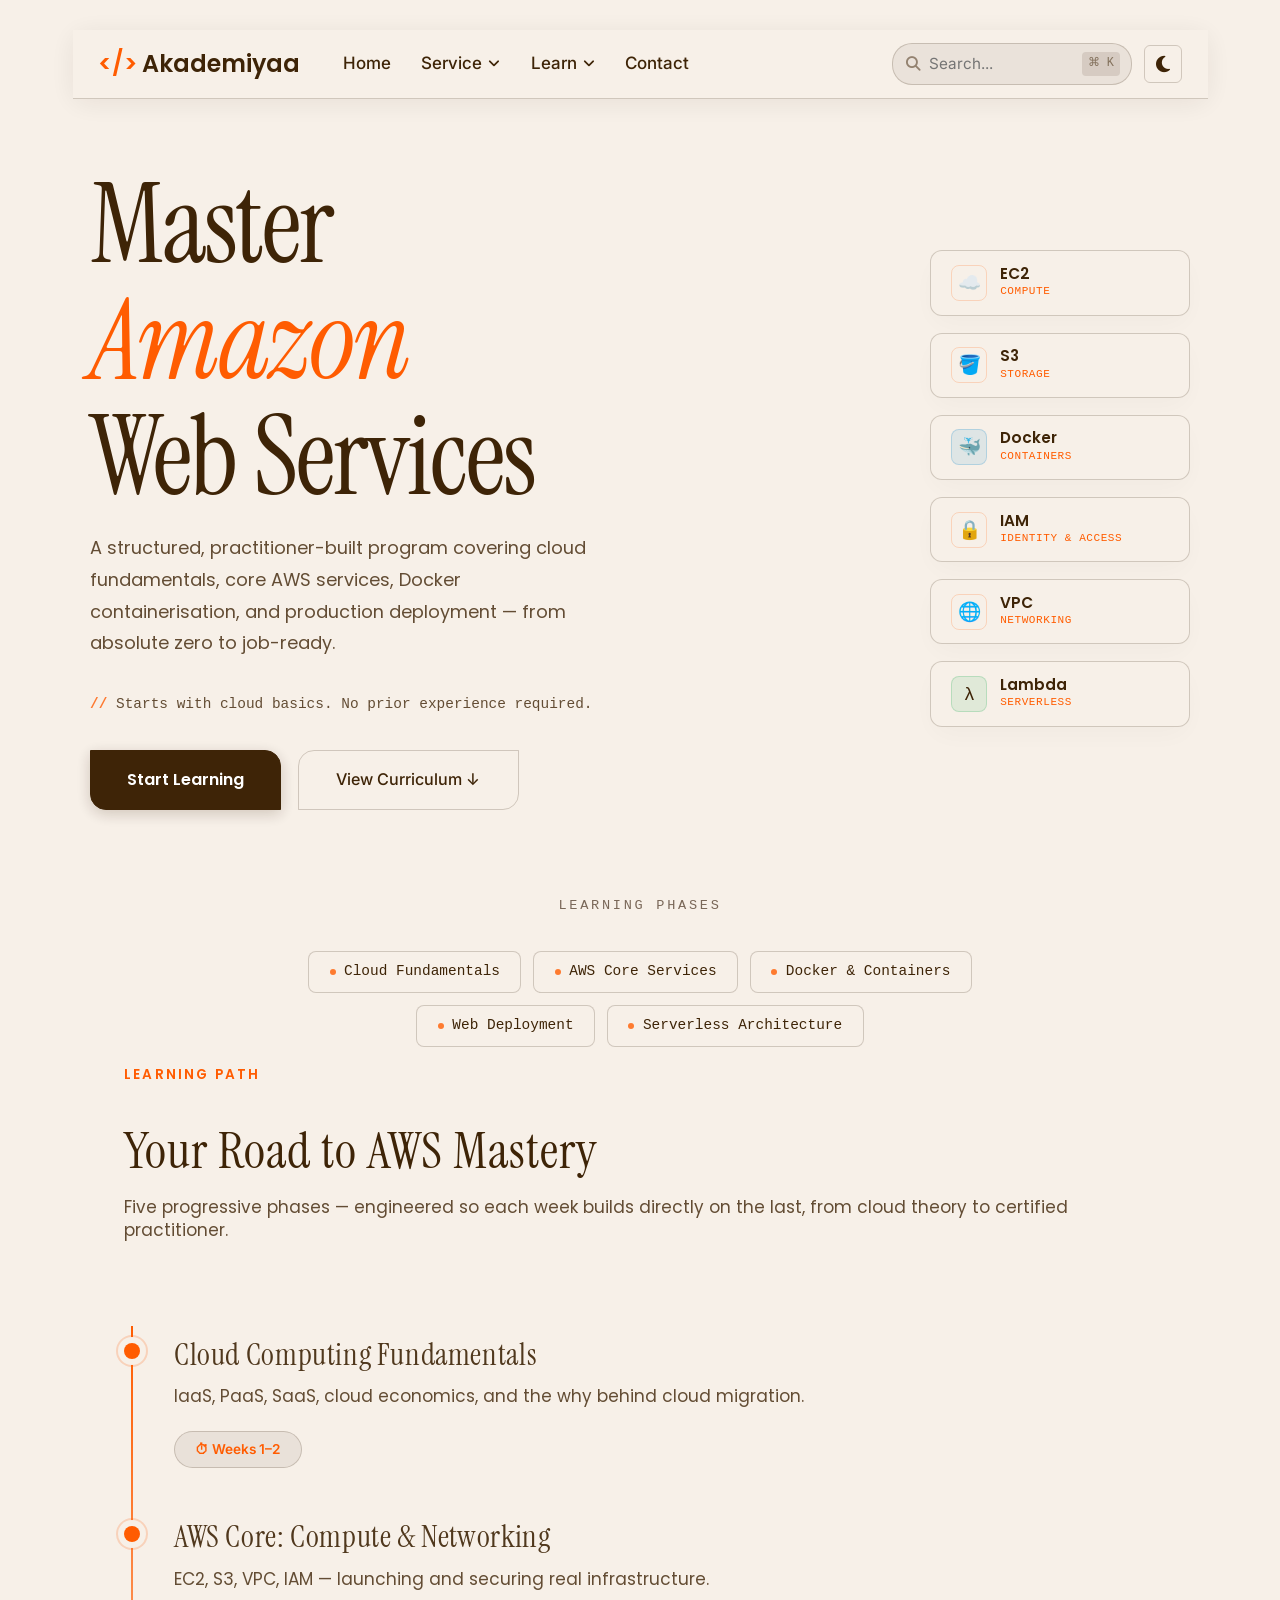
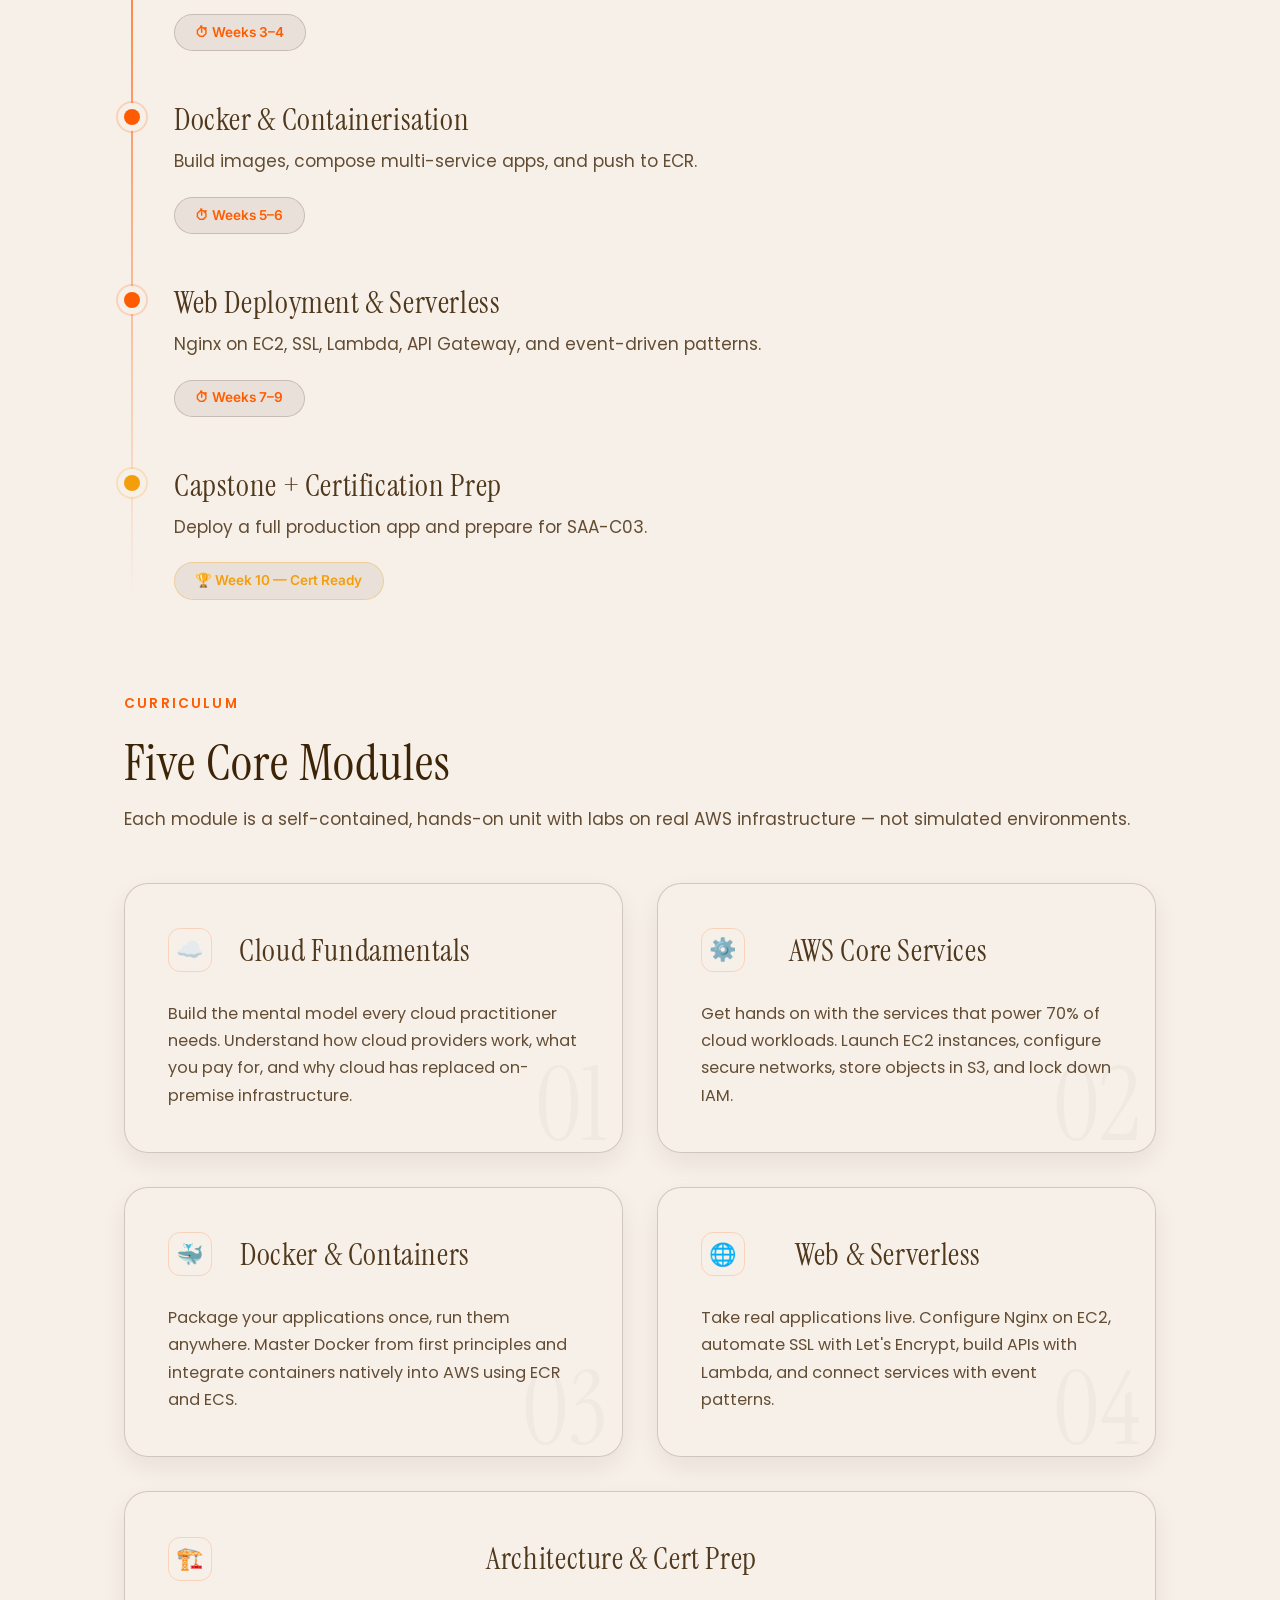
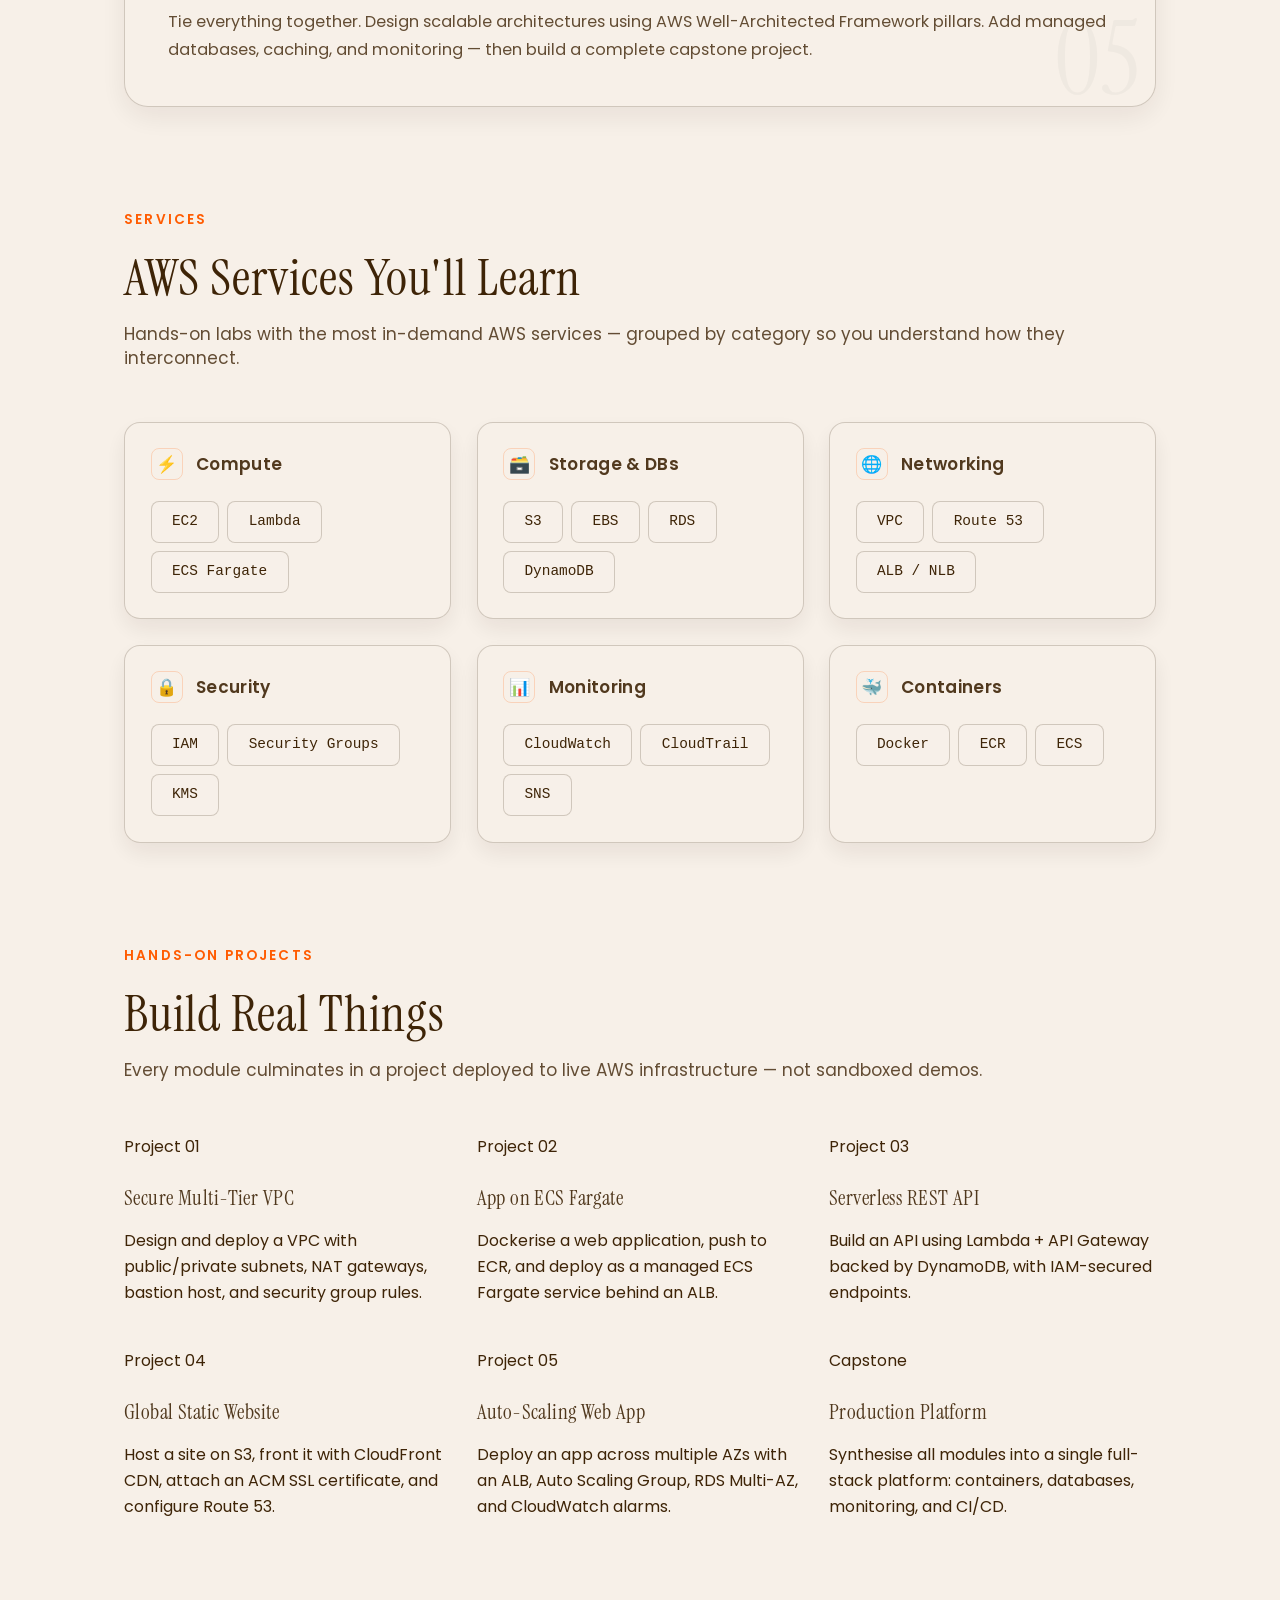
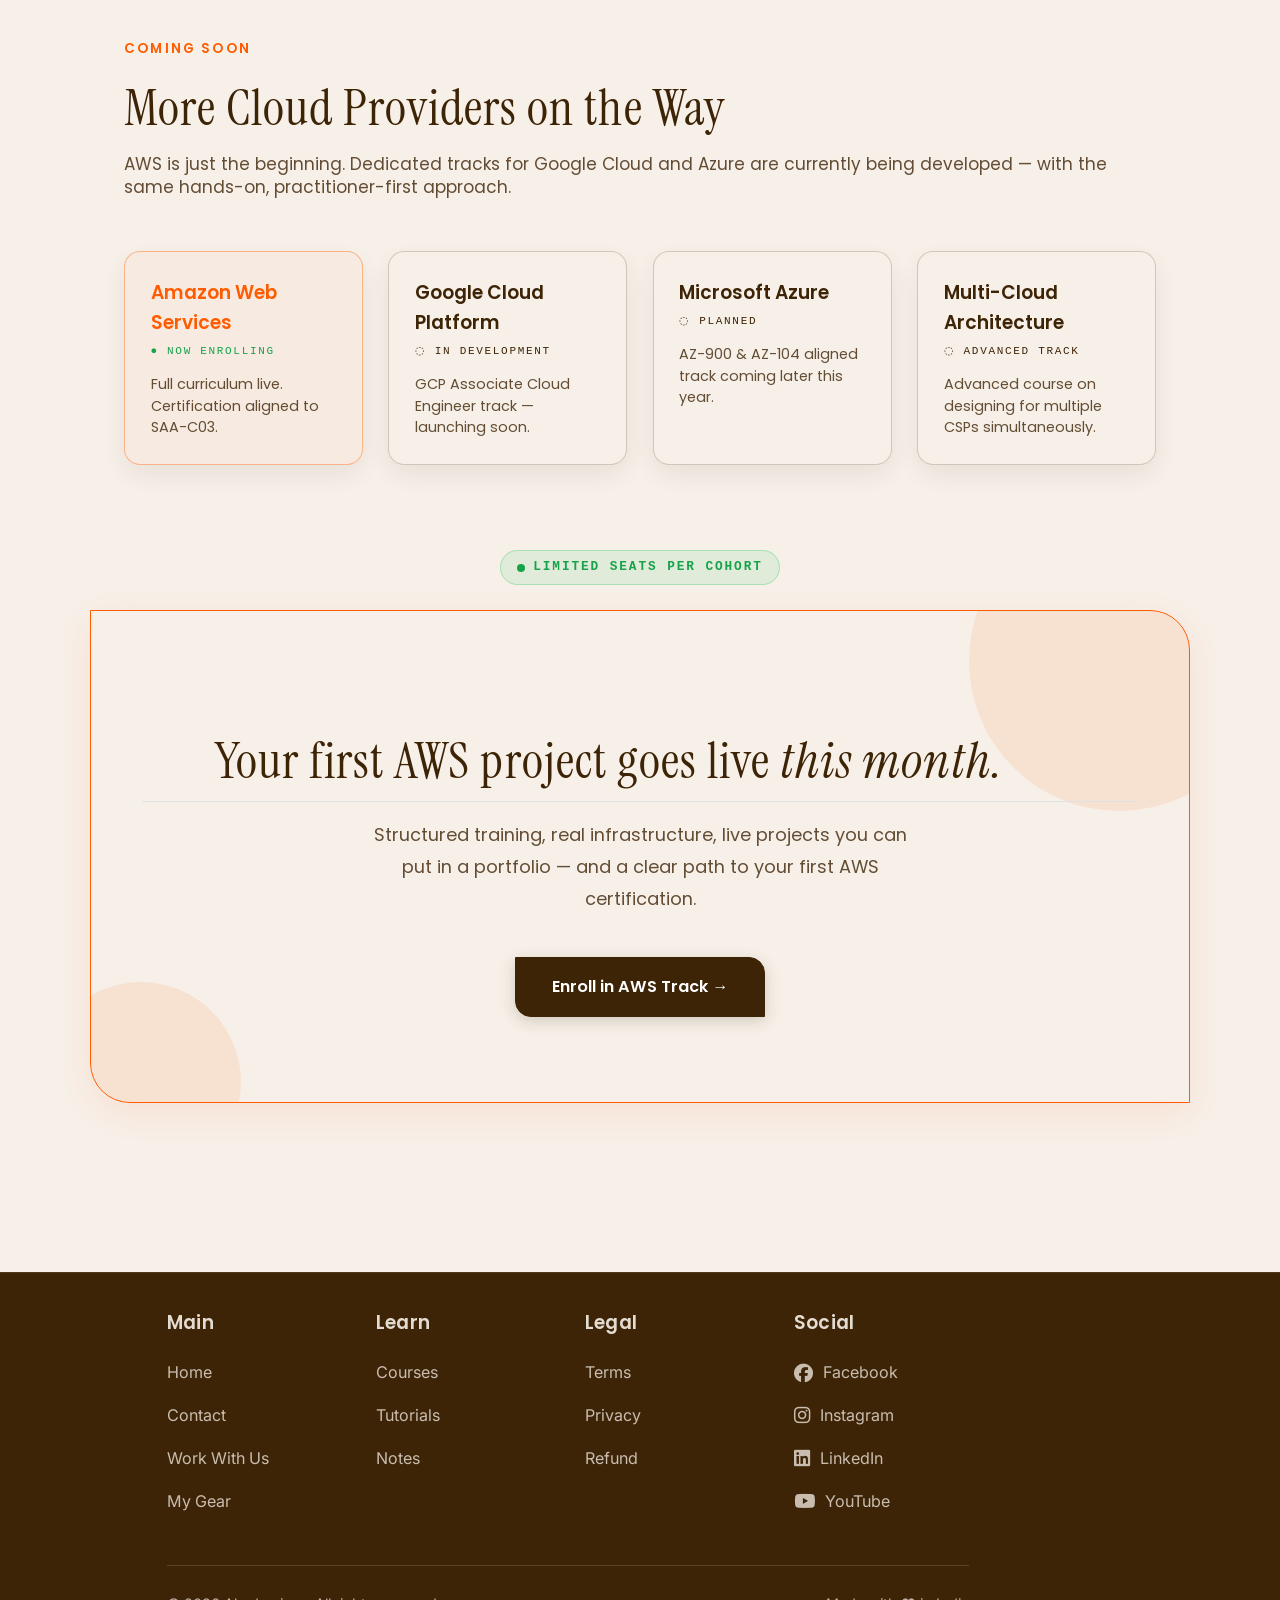
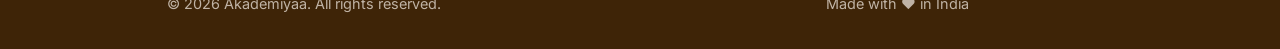
<file: docs/courses/clouds.html>
<!DOCTYPE html>
<html xmlns="http://www.w3.org/1999/xhtml" lang="en" xml:lang="en"><head>

<meta charset="utf-8">
<meta name="generator" content="quarto-1.8.26">

<meta name="viewport" content="width=device-width, initial-scale=1.0, user-scalable=yes">


<title>clouds – Akademiyaa</title>
<style>
code{white-space: pre-wrap;}
span.smallcaps{font-variant: small-caps;}
div.columns{display: flex; gap: min(4vw, 1.5em);}
div.column{flex: auto; overflow-x: auto;}
div.hanging-indent{margin-left: 1.5em; text-indent: -1.5em;}
ul.task-list{list-style: none;}
ul.task-list li input[type="checkbox"] {
  width: 0.8em;
  margin: 0 0.8em 0.2em -1em; /* quarto-specific, see https://github.com/quarto-dev/quarto-cli/issues/4556 */ 
  vertical-align: middle;
}
</style>


<script src="../site_libs/quarto-nav/quarto-nav.js"></script>
<script src="../site_libs/clipboard/clipboard.min.js"></script>
<script src="../site_libs/quarto-search/autocomplete.umd.js"></script>
<script src="../site_libs/quarto-search/fuse.min.js"></script>
<script src="../site_libs/quarto-search/quarto-search.js"></script>
<meta name="quarto:offset" content="../">
<script src="../site_libs/quarto-html/quarto.js" type="module"></script>
<script src="../site_libs/quarto-html/tabsets/tabsets.js" type="module"></script>
<script src="../site_libs/quarto-html/axe/axe-check.js" type="module"></script>
<script src="../site_libs/quarto-html/popper.min.js"></script>
<script src="../site_libs/quarto-html/tippy.umd.min.js"></script>
<script src="../site_libs/quarto-html/anchor.min.js"></script>
<link href="../site_libs/quarto-html/tippy.css" rel="stylesheet">
<link href="../site_libs/quarto-html/quarto-syntax-highlighting-587c61ba64f3a5504c4d52d930310e48.css" rel="stylesheet" id="quarto-text-highlighting-styles">
<script src="../site_libs/bootstrap/bootstrap.min.js"></script>
<link href="../site_libs/bootstrap/bootstrap-icons.css" rel="stylesheet">
<link href="../site_libs/bootstrap/bootstrap-ffa9a6279353761231ec249df0a7fdd3.min.css" rel="stylesheet" append-hash="true" id="quarto-bootstrap" data-mode="light">
<script id="quarto-search-options" type="application/json">{
  "location": "sidebar",
  "copy-button": false,
  "collapse-after": 3,
  "panel-placement": "start",
  "type": "textbox",
  "limit": 50,
  "keyboard-shortcut": [
    "f",
    "/",
    "s"
  ],
  "show-item-context": false,
  "language": {
    "search-no-results-text": "No results",
    "search-matching-documents-text": "matching documents",
    "search-copy-link-title": "Copy link to search",
    "search-hide-matches-text": "Hide additional matches",
    "search-more-match-text": "more match in this document",
    "search-more-matches-text": "more matches in this document",
    "search-clear-button-title": "Clear",
    "search-text-placeholder": "",
    "search-detached-cancel-button-title": "Cancel",
    "search-submit-button-title": "Submit",
    "search-label": "Search"
  }
}</script>
<link rel="stylesheet" href="https://cdnjs.cloudflare.com/ajax/libs/font-awesome/6.4.0/css/all.min.css">


<link rel="stylesheet" href="../styles.css">
</head>

<body class="quarto-light">

<div id="quarto-search-results"></div>
<!-- content -->
<div id="quarto-content" class="quarto-container page-columns page-rows-contents page-layout-full">
<!-- sidebar -->
<!-- margin-sidebar -->
    
<!-- main -->
<main class="content column-page" id="quarto-document-content"><header id="title-block-header" class="quarto-title-block"></header>
<header class="custom-liquid-header">

  <div class="nav-container">

    

    <a href="../index.html" class="nav-brand">

      <span class="brand-brackets">&lt;/&gt;</span>Akademiyaa

    </a>



    <button class="mobile-menu-btn" id="mobile-toggle" aria-label="Toggle navigation">

      <i class="fa-solid fa-bars"></i>

    </button>



    <nav class="nav-menu" id="nav-menu">

      <ul class="nav-links">

        <li><a href="../index.html">Home</a></li>

        

        <li class="liquid-drop-item">

          <button class="liquid-drop-btn" aria-expanded="false">

            Service <i class="fa-solid fa-angle-down drop-icon"></i>

          </button>

          <ul class="liquid-drop-menu">

            <li><a href="../services/assistance.html">Remote Assistance</a></li>

            <li><a href="../services/webdev.html">Web Development</a></li>

          </ul>

        </li>



        <li class="liquid-drop-item">

          <button class="liquid-drop-btn" aria-expanded="false">

            Learn <i class="fa-solid fa-angle-down drop-icon"></i>

          </button>

          <ul class="liquid-drop-menu">

            <li><a href="../courses/all_courses.html">All Courses</a></li>

            <li><a href="../courses/clouds.html">Cloud Technologies</a></li>

            <li><a href="../courses/linux.html">Linux Distributions</a></li>

            <li><a href="../courses/languages.html">Programming Languages</a></li>

          </ul>

        </li>



        <li><a href="../contact.html">Contact</a></li>

      </ul>



      <div class="nav-actions">

        

        <div class="custom-search-container">

          <i class="fa-solid fa-magnifying-glass search-icon"></i>

          <input type="text" placeholder="Search..." class="custom-search-input" id="my-custom-search">

          <span class="search-shortcut">⌘ K</span>

        </div>



        <button id="custom-theme-toggle" class="theme-toggle-btn" aria-label="Toggle Dark Mode">

          <i class="fa-solid fa-moon dark-icon"></i>

          <i class="fa-solid fa-sun light-icon"></i>

        </button>

        

      </div>

    </nav>

  </div>

</header>



<script>

  document.addEventListener("DOMContentLoaded", () => {

    const themeToggle = document.getElementById("custom-theme-toggle");

    const htmlElement = document.documentElement;

    const mobileToggle = document.getElementById("mobile-toggle");

    const navMenu = document.getElementById("nav-menu");

    const dropdownToggles = document.querySelectorAll(".liquid-drop-btn");



    // Theme logic

    const currentTheme = localStorage.getItem("theme") || "light";

    if (currentTheme === "dark") htmlElement.setAttribute("data-bs-theme", "dark");



    themeToggle.addEventListener("click", () => {

      if (htmlElement.getAttribute("data-bs-theme") === "dark") {

        htmlElement.removeAttribute("data-bs-theme");

        localStorage.setItem("theme", "light");

      } else {

        htmlElement.setAttribute("data-bs-theme", "dark");

        localStorage.setItem("theme", "dark");

      }

    });



    // Mobile menu logic

    mobileToggle.addEventListener("click", () => navMenu.classList.toggle("active"));



    // Dropdown logic

    dropdownToggles.forEach(toggle => {

      toggle.addEventListener("click", (e) => {

        e.preventDefault(); 

        const parentLi = toggle.parentElement;

        document.querySelectorAll('.liquid-drop-item').forEach(item => {

          if (item !== parentLi) {

            item.classList.remove('open');

            item.querySelector('.drop-icon').style.transform = 'rotate(0deg)';

          }

        });

        parentLi.classList.toggle("open");

        const icon = toggle.querySelector('.drop-icon');

        icon.style.transform = parentLi.classList.contains("open") ? 'rotate(180deg)' : 'rotate(0deg)';

      });

    });

    

    document.addEventListener('click', (e) => {

      if (!e.target.closest('.liquid-drop-item')) {

        document.querySelectorAll('.liquid-drop-item').forEach(item => {

          item.classList.remove('open');

          item.querySelector('.drop-icon').style.transform = 'rotate(0deg)';

        });

      }

    });



    // SEARCH LOGIC (Connects your custom box to Quarto natively)

    const searchInput = document.getElementById("my-custom-search");



    if (searchInput) {

      document.addEventListener("keydown", (e) => {

        if ((e.metaKey || e.ctrlKey) && e.key === "k") {

          e.preventDefault(); 

          searchInput.focus(); 

        }

      });



      searchInput.addEventListener("keydown", (e) => {

        if (e.key === "Enter") {

          e.preventDefault(); 

          const query = searchInput.value.trim();

          

          if (query !== "") {

            // Find Quarto's real hidden search button

            const quartoBtn = document.querySelector("#quarto-search, .quarto-search-button");

            

            if (quartoBtn) {

              quartoBtn.click(); // Open the modal

              

              // Wait for modal to appear, then type the query

              setTimeout(() => {

                const modalInput = document.querySelector("#quarto-search-input, .aa-Input");

                if (modalInput) {

                  modalInput.value = query;

                  modalInput.dispatchEvent(new Event("input", { bubbles: true }));

                  modalInput.focus();

                }

              }, 200); 

            } else {

              window.location.href = `/search.html?q=${encodeURIComponent(query)}`;

            }

          }

        }

      });

    }

  });

</script>




<div class="aws-page">

  <div class="wd-hero content-section" style="padding-top: 4rem; padding-bottom: 2rem;">

    <div class="wd-hero-copy">
      
      <div class="wd-hero-title">
        Master<br>
        <span class="accent">Amazon</span><br>
        <span class="aws-text">Web Services</span>
      </div>
      
      <p class="wd-hero-subtitle">
        A structured, practitioner-built program covering cloud fundamentals,
        core AWS services, Docker containerisation, and production deployment 
        — from absolute zero to job-ready.
      </p>

      <div class="hero-note">
        <span style="color: var(--color-orange); font-weight: bold;">//</span> Starts with cloud basics. No prior experience required.
      </div>

      <div class="wd-hero-actions">
        <a href="../contact.html" class="btn-primary-wd">Start Learning</a>
        <a href="#modules" class="btn-ghost-wd">View Curriculum ↓</a>
      </div>
    </div>

    <div class="wd-hero-visual" style="position: relative;">
      <div class="aws-hero-services">
        <div class="aws-svc-pill"><div class="svc-icon">☁️</div><div><div class="svc-name">EC2</div><div class="svc-cat">Compute</div></div></div>
        <div class="aws-svc-pill"><div class="svc-icon">🪣</div><div><div class="svc-name">S3</div><div class="svc-cat">Storage</div></div></div>
        <div class="aws-svc-pill"><div class="svc-icon docker">🐳</div><div><div class="svc-name">Docker</div><div class="svc-cat">Containers</div></div></div>
        <div class="aws-svc-pill"><div class="svc-icon">🔒</div><div><div class="svc-name">IAM</div><div class="svc-cat">Identity &amp; Access</div></div></div>
        <div class="aws-svc-pill"><div class="svc-icon">🌐</div><div><div class="svc-name">VPC</div><div class="svc-cat">Networking</div></div></div>
        <div class="aws-svc-pill"><div class="svc-icon green">λ</div><div><div class="svc-name">Lambda</div><div class="svc-cat">Serverless</div></div></div>
      </div>
    </div>

  </div>
  
  <section class="tools-strip content-section" style="margin-top: 1rem; padding-top: 2rem; padding-bottom: 4rem;">
    <div style="text-align: center;">
      <div class="tools-label">Learning Phases</div>
      <div class="tools-row">
        <span class="tool-box"><span class="dot"></span>Cloud Fundamentals</span>
        <span class="tool-box"><span class="dot"></span>AWS Core Services</span>
        <span class="tool-box"><span class="dot"></span>Docker &amp; Containers</span>
        <span class="tool-box"><span class="dot"></span>Web Deployment</span>
        <span class="tool-box"><span class="dot"></span>Serverless Architecture</span>
      </div>
    </div>
  </section>
  
  <section class="content-section" style="padding-top: 0;">
    <div style="max-width: 100%; margin-bottom: 4rem;">
      <div class="section-label" style="margin-bottom: 1rem;">Learning Path</div>
      <h2 class="section-title anchored">Your Road to AWS Mastery</h2>
      <p class="section-body">
        Five progressive phases — engineered so each week builds directly on the last, from cloud theory to certified practitioner.
      </p>
    </div>

    <div class="aws-timeline">
      <div class="aws-step">
        <div class="aws-dot"></div>
        <div class="aws-content">
          <h4 class="anchored">Cloud Computing Fundamentals</h4>
          <p>IaaS, PaaS, SaaS, cloud economics, and the why behind cloud migration.</p>
          <span class="aws-duration">⏱ Weeks 1–2</span>
        </div>
      </div>
      <div class="aws-step">
        <div class="aws-dot"></div>
        <div class="aws-content">
          <h4 class="anchored">AWS Core: Compute &amp; Networking</h4>
          <p>EC2, S3, VPC, IAM — launching and securing real infrastructure.</p>
          <span class="aws-duration">⏱ Weeks 3–4</span>
        </div>
      </div>
      <div class="aws-step">
        <div class="aws-dot"></div>
        <div class="aws-content">
          <h4 class="anchored">Docker &amp; Containerisation</h4>
          <p>Build images, compose multi-service apps, and push to ECR.</p>
          <span class="aws-duration">⏱ Weeks 5–6</span>
        </div>
      </div>
      <div class="aws-step">
        <div class="aws-dot"></div>
        <div class="aws-content">
          <h4 class="anchored">Web Deployment &amp; Serverless</h4>
          <p>Nginx on EC2, SSL, Lambda, API Gateway, and event-driven patterns.</p>
          <span class="aws-duration">⏱ Weeks 7–9</span>
        </div>
      </div>
      <div class="aws-step">
        <div class="aws-dot" style="background: #f59e0b; box-shadow: 0 0 0 6px var(--page-bg), 0 0 0 8px rgba(245,158,11,0.2);"></div>
        <div class="aws-content">
          <h4 class="anchored">Capstone + Certification Prep</h4>
          <p>Deploy a full production app and prepare for SAA-C03.</p>
          <span class="aws-duration" style="color: #f59e0b; border-color: rgba(245,158,11,0.3);">🏆 Week 10 — Cert Ready</span>
        </div>
      </div>
    </div>
  </section>
  
  <section id="modules" class="content-section" style="padding-top: 2rem;">
    <div style="max-width: 100%; margin-bottom: 3rem;">
      <div class="section-label">Curriculum</div>
      <h2 class="section-title anchored">Five Core Modules</h2>
      <p class="section-body" style="max-width: 100%;">
        Each module is a self-contained, hands-on unit with labs on real AWS infrastructure — not simulated environments.
      </p>
    </div>

    <div class="aws-modules-grid">

      <div class="aws-mod-card mod-1" data-num="01">
        <div class="mod-header">
          <div class="mod-icon">☁️</div>
          <h3 class="mod-title anchored">Cloud Fundamentals</h3>
        </div>
        <p class="mod-desc">Build the mental model every cloud practitioner needs. Understand how cloud providers work, what you pay for, and why cloud has replaced on-premise infrastructure.</p>
        <div class="mod-topics-expand">
          <div class="mod-topics-inner">
            <span class="mod-topic">IaaS, PaaS &amp; SaaS</span>
            <span class="mod-topic">Cloud economics</span>
            <span class="mod-topic">AWS global infrastructure</span>
            <span class="mod-topic">Shared Responsibility</span>
          </div>
        </div>
      </div>

      <div class="aws-mod-card mod-2" data-num="02">
        <div class="mod-header">
          <div class="mod-icon">⚙️</div>
          <h3 class="mod-title anchored">AWS Core Services</h3>
        </div>
        <p class="mod-desc">Get hands on with the services that power 70% of cloud workloads. Launch EC2 instances, configure secure networks, store objects in S3, and lock down IAM.</p>
        <div class="mod-topics-expand">
          <div class="mod-topics-inner">
            <span class="mod-topic">EC2 &amp; AMIs</span>
            <span class="mod-topic">S3 policies</span>
            <span class="mod-topic">VPC &amp; subnets</span>
            <span class="mod-topic">IAM roles</span>
          </div>
        </div>
      </div>

      <div class="aws-mod-card mod-3" data-num="03">
        <div class="mod-header">
          <div class="mod-icon">🐳</div>
          <h3 class="mod-title anchored">Docker &amp; Containers</h3>
        </div>
        <p class="mod-desc">Package your applications once, run them anywhere. Master Docker from first principles and integrate containers natively into AWS using ECR and ECS.</p>
        <div class="mod-topics-expand">
          <div class="mod-topics-inner">
            <span class="mod-topic">Docker architecture</span>
            <span class="mod-topic">Dockerfiles</span>
            <span class="mod-topic">Amazon ECR</span>
            <span class="mod-topic">ECS Fargate</span>
          </div>
        </div>
      </div>

      <div class="aws-mod-card mod-4" data-num="04">
        <div class="mod-header">
          <div class="mod-icon">🌐</div>
          <h3 class="mod-title anchored">Web &amp; Serverless</h3>
        </div>
        <p class="mod-desc">Take real applications live. Configure Nginx on EC2, automate SSL with Let's Encrypt, build APIs with Lambda, and connect services with event patterns.</p>
        <div class="mod-topics-expand">
          <div class="mod-topics-inner">
            <span class="mod-topic">Nginx proxy</span>
            <span class="mod-topic">SSL / Let's Encrypt</span>
            <span class="mod-topic">Route 53 DNS</span>
            <span class="mod-topic">AWS Lambda</span>
          </div>
        </div>
      </div>

      <div class="aws-mod-card mod-1 wide-card" data-num="05">
        <div class="mod-header">
          <div class="mod-icon">🏗️</div>
          <h3 class="mod-title anchored">Architecture &amp; Cert Prep</h3>
        </div>
        <p class="mod-desc">Tie everything together. Design scalable architectures using AWS Well-Architected Framework pillars. Add managed databases, caching, and monitoring — then build a complete capstone project.</p>
        <div class="mod-topics-expand">
          <div class="mod-topics-inner">
            <span class="mod-topic">RDS backups &amp; replicas</span>
            <span class="mod-topic">Load Balancers</span>
            <span class="mod-topic">Auto Scaling</span>
            <span class="mod-topic">CloudWatch</span>
            <span class="mod-topic">SAA-C03 mock tests</span>
          </div>
        </div>
      </div>

    </div>
  </section>
    
    
  
  <section class="content-section" style="padding-top: 4rem;">
    <div style="text-align: left; margin-bottom: 3rem;">
      <div class="section-label" style="justify-content: left;">Services</div>
      <h2 class="section-title anchored">AWS Services You'll Learn</h2>
      <p class="section-body" style="margin: 0 auto;">
        Hands-on labs with the most in-demand AWS services — grouped by category so you understand how they interconnect.
      </p>
    </div>

    <div class="aws-svc-categories">
      <div class="aws-cat-card">
        <div class="aws-cat-header"><div class="cat-icon">⚡</div><h4 class="anchored">Compute</h4></div>
        <div class="aws-svc-list"><span class="tool-box">EC2</span><span class="tool-box">Lambda</span><span class="tool-box">ECS Fargate</span></div>
      </div>
      <div class="aws-cat-card">
        <div class="aws-cat-header"><div class="cat-icon">🗃️</div><h4 class="anchored">Storage &amp; DBs</h4></div>
        <div class="aws-svc-list"><span class="tool-box">S3</span><span class="tool-box">EBS</span><span class="tool-box">RDS</span><span class="tool-box">DynamoDB</span></div>
      </div>
      <div class="aws-cat-card">
        <div class="aws-cat-header"><div class="cat-icon">🌐</div><h4 class="anchored">Networking</h4></div>
        <div class="aws-svc-list"><span class="tool-box">VPC</span><span class="tool-box">Route 53</span><span class="tool-box">ALB / NLB</span></div>
      </div>
      <div class="aws-cat-card">
        <div class="aws-cat-header"><div class="cat-icon">🔒</div><h4 class="anchored">Security</h4></div>
        <div class="aws-svc-list"><span class="tool-box">IAM</span><span class="tool-box">Security Groups</span><span class="tool-box">KMS</span></div>
      </div>
      <div class="aws-cat-card">
        <div class="aws-cat-header"><div class="cat-icon">📊</div><h4 class="anchored">Monitoring</h4></div>
        <div class="aws-svc-list"><span class="tool-box">CloudWatch</span><span class="tool-box">CloudTrail</span><span class="tool-box">SNS</span></div>
      </div>
      <div class="aws-cat-card">
        <div class="aws-cat-header"><div class="cat-icon">🐳</div><h4 class="anchored">Containers</h4></div>
        <div class="aws-svc-list"><span class="tool-box">Docker</span><span class="tool-box">ECR</span><span class="tool-box">ECS</span></div>
      </div>
    </div>
  </section>
  
  <section class="content-section" style="padding-top: 4rem;">
    <div style="max-width: 100%; margin-bottom: 3rem;">
      <div class="section-label">Hands-On Projects</div>
      <h2 class="section-title anchored">Build Real Things</h2>
      <p class="section-body">
        Every module culminates in a project deployed to live AWS infrastructure — not sandboxed demos.
      </p>
    </div>

    <div class="aws-projects-grid">
      <div class="proj-card shape-1">
        <span class="proj-num">Project 01</span>
        <h4 class="proj-name anchored">Secure Multi-Tier VPC</h4>
        <p class="proj-desc">Design and deploy a VPC with public/private subnets, NAT gateways, bastion host, and security group rules.</p>
      </div>
      <div class="proj-card shape-2">
        <span class="proj-num">Project 02</span>
        <h4 class="proj-name anchored">App on ECS Fargate</h4>
        <p class="proj-desc">Dockerise a web application, push to ECR, and deploy as a managed ECS Fargate service behind an ALB.</p>
      </div>
      <div class="proj-card shape-2">
        <span class="proj-num">Project 03</span>
        <h4 class="proj-name anchored">Serverless REST API</h4>
        <p class="proj-desc">Build an API using Lambda + API Gateway backed by DynamoDB, with IAM-secured endpoints.</p>
      </div>
      <div class="proj-card shape-1">
        <span class="proj-num">Project 04</span>
        <h4 class="proj-name anchored">Global Static Website</h4>
        <p class="proj-desc">Host a site on S3, front it with CloudFront CDN, attach an ACM SSL certificate, and configure Route 53.</p>
      </div>
      <div class="proj-card shape-1">
        <span class="proj-num">Project 05</span>
        <h4 class="proj-name anchored">Auto-Scaling Web App</h4>
        <p class="proj-desc">Deploy an app across multiple AZs with an ALB, Auto Scaling Group, RDS Multi-AZ, and CloudWatch alarms.</p>
      </div>
      <div class="proj-card shape-2">
        <span class="proj-num">Capstone</span>
        <h4 class="proj-name anchored">Production Platform</h4>
        <p class="proj-desc">Synthesise all modules into a single full-stack platform: containers, databases, monitoring, and CI/CD.</p>
      </div>
    </div>
  </section>
  
  <section class="content-section" style="padding-top: 4rem;">
    <div style="max-width: 100%; margin-bottom: 3rem;">
      <div class="section-label">Coming Soon</div>
      <h2 class="section-title anchored">More Cloud Providers on the Way</h2>
      <p class="section-body" style="max-width: 100%;">
        AWS is just the beginning. Dedicated tracks for Google Cloud and Azure are currently being developed — with the same hands-on, practitioner-first approach.
      </p>
    </div>

    <div class="aws-teaser-row">
      <div class="teaser-card active">
        <div class="t-logo">Amazon Web Services</div>
        <div class="t-status">● Now Enrolling</div>
        <div class="t-info">Full curriculum live. Certification aligned to SAA-C03.</div>
      </div>
      <div class="teaser-card">
        <div class="t-logo">Google Cloud Platform</div>
        <div class="t-status" style="color: var(--text-dim);">◌ In Development</div>
        <div class="t-info">GCP Associate Cloud Engineer track — launching soon.</div>
      </div>
      <div class="teaser-card">
        <div class="t-logo">Microsoft Azure</div>
        <div class="t-status" style="color: var(--text-dim);">◌ Planned</div>
        <div class="t-info">AZ-900 &amp; AZ-104 aligned track coming later this year.</div>
      </div>
      <div class="teaser-card">
        <div class="t-logo">Multi-Cloud Architecture</div>
        <div class="t-status" style="color: var(--text-dim);">◌ Advanced Track</div>
        <div class="t-info">Advanced course on designing for multiple CSPs simultaneously.</div>
      </div>
    </div>
  </section>
  
  <div class="enrollment-badge">
    <span class="blink-dot"></span> Limited Seats Per Cohort
  </div>
  <div class="wd-cta content-section" style="margin-top: 0; margin-bottom: 5rem;">
    <h2 class="anchored">Your first AWS project goes live <em>this month.</em></h2>
    <p>
      Structured training, real infrastructure, live projects you can put in a portfolio — and a clear path to your first AWS certification.
    </p>
    <div class="wd-cta-actions">
      <a href="../contact.html" class="btn-primary-wd">Enroll in AWS Track →</a>
    </div>
  </div>

</div>



</main> <!-- /main -->
<footer class="akademiyaa-footer">

  <div class="footer-grid-container">

    

    <div class="footer-col">

      <h4 class="footer-heading">Main</h4>

      <a href="../index.html">Home</a>

      <a href="../contact.html">Contact</a>

      <a href="../services/assistance.html">Work With Us</a>

      <a href="../about.html">My Gear</a>

    </div>

    

    <div class="footer-col">

      <h4 class="footer-heading">Learn</h4>

      <a href="../courses/clouds.html">Courses</a> <a href="../courses/coding.qmd">Tutorials</a>

      <a href="../notes.qmd">Notes</a>

    </div>

    

    <div class="footer-col">

      <h4 class="footer-heading">Legal</h4>

      <a href="../terms.qmd">Terms</a>

      <a href="../privacy.qmd">Privacy</a>

      <a href="../refund.qmd">Refund</a>

    </div>

    

    <div class="footer-col">

      <h4 class="footer-heading">Social</h4>

      <a href="https://facebook.com/yourpage" target="_blank"><i class="fa-brands fa-facebook"></i> Facebook</a>

      <a href="https://instagram.com/yourprofile" target="_blank"><i class="fa-brands fa-instagram"></i> Instagram</a>

      <a href="https://linkedin.com/in/yourprofile" target="_blank"><i class="fa-brands fa-linkedin"></i> LinkedIn</a>

      <a href="https://youtube.com/yourchannel" target="_blank"><i class="fa-brands fa-youtube"></i> YouTube</a>

    </div>



  </div>

  

  <div class="footer-bottom">

    <span class="footer-copyright">© 2026 Akademiyaa. All rights reserved.</span>

    <span class="footer-made-with">Made with ❤️ in India</span>

  </div>

</footer>
<script id="quarto-html-after-body" type="application/javascript">
  window.document.addEventListener("DOMContentLoaded", function (event) {
    const icon = "";
    const anchorJS = new window.AnchorJS();
    anchorJS.options = {
      placement: 'right',
      icon: icon
    };
    anchorJS.add('.anchored');
    const isCodeAnnotation = (el) => {
      for (const clz of el.classList) {
        if (clz.startsWith('code-annotation-')) {                     
          return true;
        }
      }
      return false;
    }
    const onCopySuccess = function(e) {
      // button target
      const button = e.trigger;
      // don't keep focus
      button.blur();
      // flash "checked"
      button.classList.add('code-copy-button-checked');
      var currentTitle = button.getAttribute("title");
      button.setAttribute("title", "Copied!");
      let tooltip;
      if (window.bootstrap) {
        button.setAttribute("data-bs-toggle", "tooltip");
        button.setAttribute("data-bs-placement", "left");
        button.setAttribute("data-bs-title", "Copied!");
        tooltip = new bootstrap.Tooltip(button, 
          { trigger: "manual", 
            customClass: "code-copy-button-tooltip",
            offset: [0, -8]});
        tooltip.show();    
      }
      setTimeout(function() {
        if (tooltip) {
          tooltip.hide();
          button.removeAttribute("data-bs-title");
          button.removeAttribute("data-bs-toggle");
          button.removeAttribute("data-bs-placement");
        }
        button.setAttribute("title", currentTitle);
        button.classList.remove('code-copy-button-checked');
      }, 1000);
      // clear code selection
      e.clearSelection();
    }
    const getTextToCopy = function(trigger) {
      const outerScaffold = trigger.parentElement.cloneNode(true);
      const codeEl = outerScaffold.querySelector('code');
      for (const childEl of codeEl.children) {
        if (isCodeAnnotation(childEl)) {
          childEl.remove();
        }
      }
      return codeEl.innerText;
    }
    const clipboard = new window.ClipboardJS('.code-copy-button:not([data-in-quarto-modal])', {
      text: getTextToCopy
    });
    clipboard.on('success', onCopySuccess);
    if (window.document.getElementById('quarto-embedded-source-code-modal')) {
      const clipboardModal = new window.ClipboardJS('.code-copy-button[data-in-quarto-modal]', {
        text: getTextToCopy,
        container: window.document.getElementById('quarto-embedded-source-code-modal')
      });
      clipboardModal.on('success', onCopySuccess);
    }
      var localhostRegex = new RegExp(/^(?:http|https):\/\/localhost\:?[0-9]*\//);
      var mailtoRegex = new RegExp(/^mailto:/);
        var filterRegex = new RegExp("https:\/\/akademiyaa\.github\.io\/");
      var isInternal = (href) => {
          return filterRegex.test(href) || localhostRegex.test(href) || mailtoRegex.test(href);
      }
      // Inspect non-navigation links and adorn them if external
     var links = window.document.querySelectorAll('a[href]:not(.nav-link):not(.navbar-brand):not(.toc-action):not(.sidebar-link):not(.sidebar-item-toggle):not(.pagination-link):not(.no-external):not([aria-hidden]):not(.dropdown-item):not(.quarto-navigation-tool):not(.about-link)');
      for (var i=0; i<links.length; i++) {
        const link = links[i];
        if (!isInternal(link.href)) {
          // undo the damage that might have been done by quarto-nav.js in the case of
          // links that we want to consider external
          if (link.dataset.originalHref !== undefined) {
            link.href = link.dataset.originalHref;
          }
            // target, if specified
            link.setAttribute("target", "_blank");
            if (link.getAttribute("rel") === null) {
              link.setAttribute("rel", "noopener");
            }
        }
      }
    function tippyHover(el, contentFn, onTriggerFn, onUntriggerFn) {
      const config = {
        allowHTML: true,
        maxWidth: 500,
        delay: 100,
        arrow: false,
        appendTo: function(el) {
            return el.parentElement;
        },
        interactive: true,
        interactiveBorder: 10,
        theme: 'quarto',
        placement: 'bottom-start',
      };
      if (contentFn) {
        config.content = contentFn;
      }
      if (onTriggerFn) {
        config.onTrigger = onTriggerFn;
      }
      if (onUntriggerFn) {
        config.onUntrigger = onUntriggerFn;
      }
      window.tippy(el, config); 
    }
    const noterefs = window.document.querySelectorAll('a[role="doc-noteref"]');
    for (var i=0; i<noterefs.length; i++) {
      const ref = noterefs[i];
      tippyHover(ref, function() {
        // use id or data attribute instead here
        let href = ref.getAttribute('data-footnote-href') || ref.getAttribute('href');
        try { href = new URL(href).hash; } catch {}
        const id = href.replace(/^#\/?/, "");
        const note = window.document.getElementById(id);
        if (note) {
          return note.innerHTML;
        } else {
          return "";
        }
      });
    }
    const xrefs = window.document.querySelectorAll('a.quarto-xref');
    const processXRef = (id, note) => {
      // Strip column container classes
      const stripColumnClz = (el) => {
        el.classList.remove("page-full", "page-columns");
        if (el.children) {
          for (const child of el.children) {
            stripColumnClz(child);
          }
        }
      }
      stripColumnClz(note)
      if (id === null || id.startsWith('sec-')) {
        // Special case sections, only their first couple elements
        const container = document.createElement("div");
        if (note.children && note.children.length > 2) {
          container.appendChild(note.children[0].cloneNode(true));
          for (let i = 1; i < note.children.length; i++) {
            const child = note.children[i];
            if (child.tagName === "P" && child.innerText === "") {
              continue;
            } else {
              container.appendChild(child.cloneNode(true));
              break;
            }
          }
          if (window.Quarto?.typesetMath) {
            window.Quarto.typesetMath(container);
          }
          return container.innerHTML
        } else {
          if (window.Quarto?.typesetMath) {
            window.Quarto.typesetMath(note);
          }
          return note.innerHTML;
        }
      } else {
        // Remove any anchor links if they are present
        const anchorLink = note.querySelector('a.anchorjs-link');
        if (anchorLink) {
          anchorLink.remove();
        }
        if (window.Quarto?.typesetMath) {
          window.Quarto.typesetMath(note);
        }
        if (note.classList.contains("callout")) {
          return note.outerHTML;
        } else {
          return note.innerHTML;
        }
      }
    }
    for (var i=0; i<xrefs.length; i++) {
      const xref = xrefs[i];
      tippyHover(xref, undefined, function(instance) {
        instance.disable();
        let url = xref.getAttribute('href');
        let hash = undefined; 
        if (url.startsWith('#')) {
          hash = url;
        } else {
          try { hash = new URL(url).hash; } catch {}
        }
        if (hash) {
          const id = hash.replace(/^#\/?/, "");
          const note = window.document.getElementById(id);
          if (note !== null) {
            try {
              const html = processXRef(id, note.cloneNode(true));
              instance.setContent(html);
            } finally {
              instance.enable();
              instance.show();
            }
          } else {
            // See if we can fetch this
            fetch(url.split('#')[0])
            .then(res => res.text())
            .then(html => {
              const parser = new DOMParser();
              const htmlDoc = parser.parseFromString(html, "text/html");
              const note = htmlDoc.getElementById(id);
              if (note !== null) {
                const html = processXRef(id, note);
                instance.setContent(html);
              } 
            }).finally(() => {
              instance.enable();
              instance.show();
            });
          }
        } else {
          // See if we can fetch a full url (with no hash to target)
          // This is a special case and we should probably do some content thinning / targeting
          fetch(url)
          .then(res => res.text())
          .then(html => {
            const parser = new DOMParser();
            const htmlDoc = parser.parseFromString(html, "text/html");
            const note = htmlDoc.querySelector('main.content');
            if (note !== null) {
              // This should only happen for chapter cross references
              // (since there is no id in the URL)
              // remove the first header
              if (note.children.length > 0 && note.children[0].tagName === "HEADER") {
                note.children[0].remove();
              }
              const html = processXRef(null, note);
              instance.setContent(html);
            } 
          }).finally(() => {
            instance.enable();
            instance.show();
          });
        }
      }, function(instance) {
      });
    }
        let selectedAnnoteEl;
        const selectorForAnnotation = ( cell, annotation) => {
          let cellAttr = 'data-code-cell="' + cell + '"';
          let lineAttr = 'data-code-annotation="' +  annotation + '"';
          const selector = 'span[' + cellAttr + '][' + lineAttr + ']';
          return selector;
        }
        const selectCodeLines = (annoteEl) => {
          const doc = window.document;
          const targetCell = annoteEl.getAttribute("data-target-cell");
          const targetAnnotation = annoteEl.getAttribute("data-target-annotation");
          const annoteSpan = window.document.querySelector(selectorForAnnotation(targetCell, targetAnnotation));
          const lines = annoteSpan.getAttribute("data-code-lines").split(",");
          const lineIds = lines.map((line) => {
            return targetCell + "-" + line;
          })
          let top = null;
          let height = null;
          let parent = null;
          if (lineIds.length > 0) {
              //compute the position of the single el (top and bottom and make a div)
              const el = window.document.getElementById(lineIds[0]);
              top = el.offsetTop;
              height = el.offsetHeight;
              parent = el.parentElement.parentElement;
            if (lineIds.length > 1) {
              const lastEl = window.document.getElementById(lineIds[lineIds.length - 1]);
              const bottom = lastEl.offsetTop + lastEl.offsetHeight;
              height = bottom - top;
            }
            if (top !== null && height !== null && parent !== null) {
              // cook up a div (if necessary) and position it 
              let div = window.document.getElementById("code-annotation-line-highlight");
              if (div === null) {
                div = window.document.createElement("div");
                div.setAttribute("id", "code-annotation-line-highlight");
                div.style.position = 'absolute';
                parent.appendChild(div);
              }
              div.style.top = top - 2 + "px";
              div.style.height = height + 4 + "px";
              div.style.left = 0;
              let gutterDiv = window.document.getElementById("code-annotation-line-highlight-gutter");
              if (gutterDiv === null) {
                gutterDiv = window.document.createElement("div");
                gutterDiv.setAttribute("id", "code-annotation-line-highlight-gutter");
                gutterDiv.style.position = 'absolute';
                const codeCell = window.document.getElementById(targetCell);
                const gutter = codeCell.querySelector('.code-annotation-gutter');
                gutter.appendChild(gutterDiv);
              }
              gutterDiv.style.top = top - 2 + "px";
              gutterDiv.style.height = height + 4 + "px";
            }
            selectedAnnoteEl = annoteEl;
          }
        };
        const unselectCodeLines = () => {
          const elementsIds = ["code-annotation-line-highlight", "code-annotation-line-highlight-gutter"];
          elementsIds.forEach((elId) => {
            const div = window.document.getElementById(elId);
            if (div) {
              div.remove();
            }
          });
          selectedAnnoteEl = undefined;
        };
          // Handle positioning of the toggle
      window.addEventListener(
        "resize",
        throttle(() => {
          elRect = undefined;
          if (selectedAnnoteEl) {
            selectCodeLines(selectedAnnoteEl);
          }
        }, 10)
      );
      function throttle(fn, ms) {
      let throttle = false;
      let timer;
        return (...args) => {
          if(!throttle) { // first call gets through
              fn.apply(this, args);
              throttle = true;
          } else { // all the others get throttled
              if(timer) clearTimeout(timer); // cancel #2
              timer = setTimeout(() => {
                fn.apply(this, args);
                timer = throttle = false;
              }, ms);
          }
        };
      }
        // Attach click handler to the DT
        const annoteDls = window.document.querySelectorAll('dt[data-target-cell]');
        for (const annoteDlNode of annoteDls) {
          annoteDlNode.addEventListener('click', (event) => {
            const clickedEl = event.target;
            if (clickedEl !== selectedAnnoteEl) {
              unselectCodeLines();
              const activeEl = window.document.querySelector('dt[data-target-cell].code-annotation-active');
              if (activeEl) {
                activeEl.classList.remove('code-annotation-active');
              }
              selectCodeLines(clickedEl);
              clickedEl.classList.add('code-annotation-active');
            } else {
              // Unselect the line
              unselectCodeLines();
              clickedEl.classList.remove('code-annotation-active');
            }
          });
        }
    const findCites = (el) => {
      const parentEl = el.parentElement;
      if (parentEl) {
        const cites = parentEl.dataset.cites;
        if (cites) {
          return {
            el,
            cites: cites.split(' ')
          };
        } else {
          return findCites(el.parentElement)
        }
      } else {
        return undefined;
      }
    };
    var bibliorefs = window.document.querySelectorAll('a[role="doc-biblioref"]');
    for (var i=0; i<bibliorefs.length; i++) {
      const ref = bibliorefs[i];
      const citeInfo = findCites(ref);
      if (citeInfo) {
        tippyHover(citeInfo.el, function() {
          var popup = window.document.createElement('div');
          citeInfo.cites.forEach(function(cite) {
            var citeDiv = window.document.createElement('div');
            citeDiv.classList.add('hanging-indent');
            citeDiv.classList.add('csl-entry');
            var biblioDiv = window.document.getElementById('ref-' + cite);
            if (biblioDiv) {
              citeDiv.innerHTML = biblioDiv.innerHTML;
            }
            popup.appendChild(citeDiv);
          });
          return popup.innerHTML;
        });
      }
    }
  });
  </script>
</div> <!-- /content -->




</body></html>
</file>
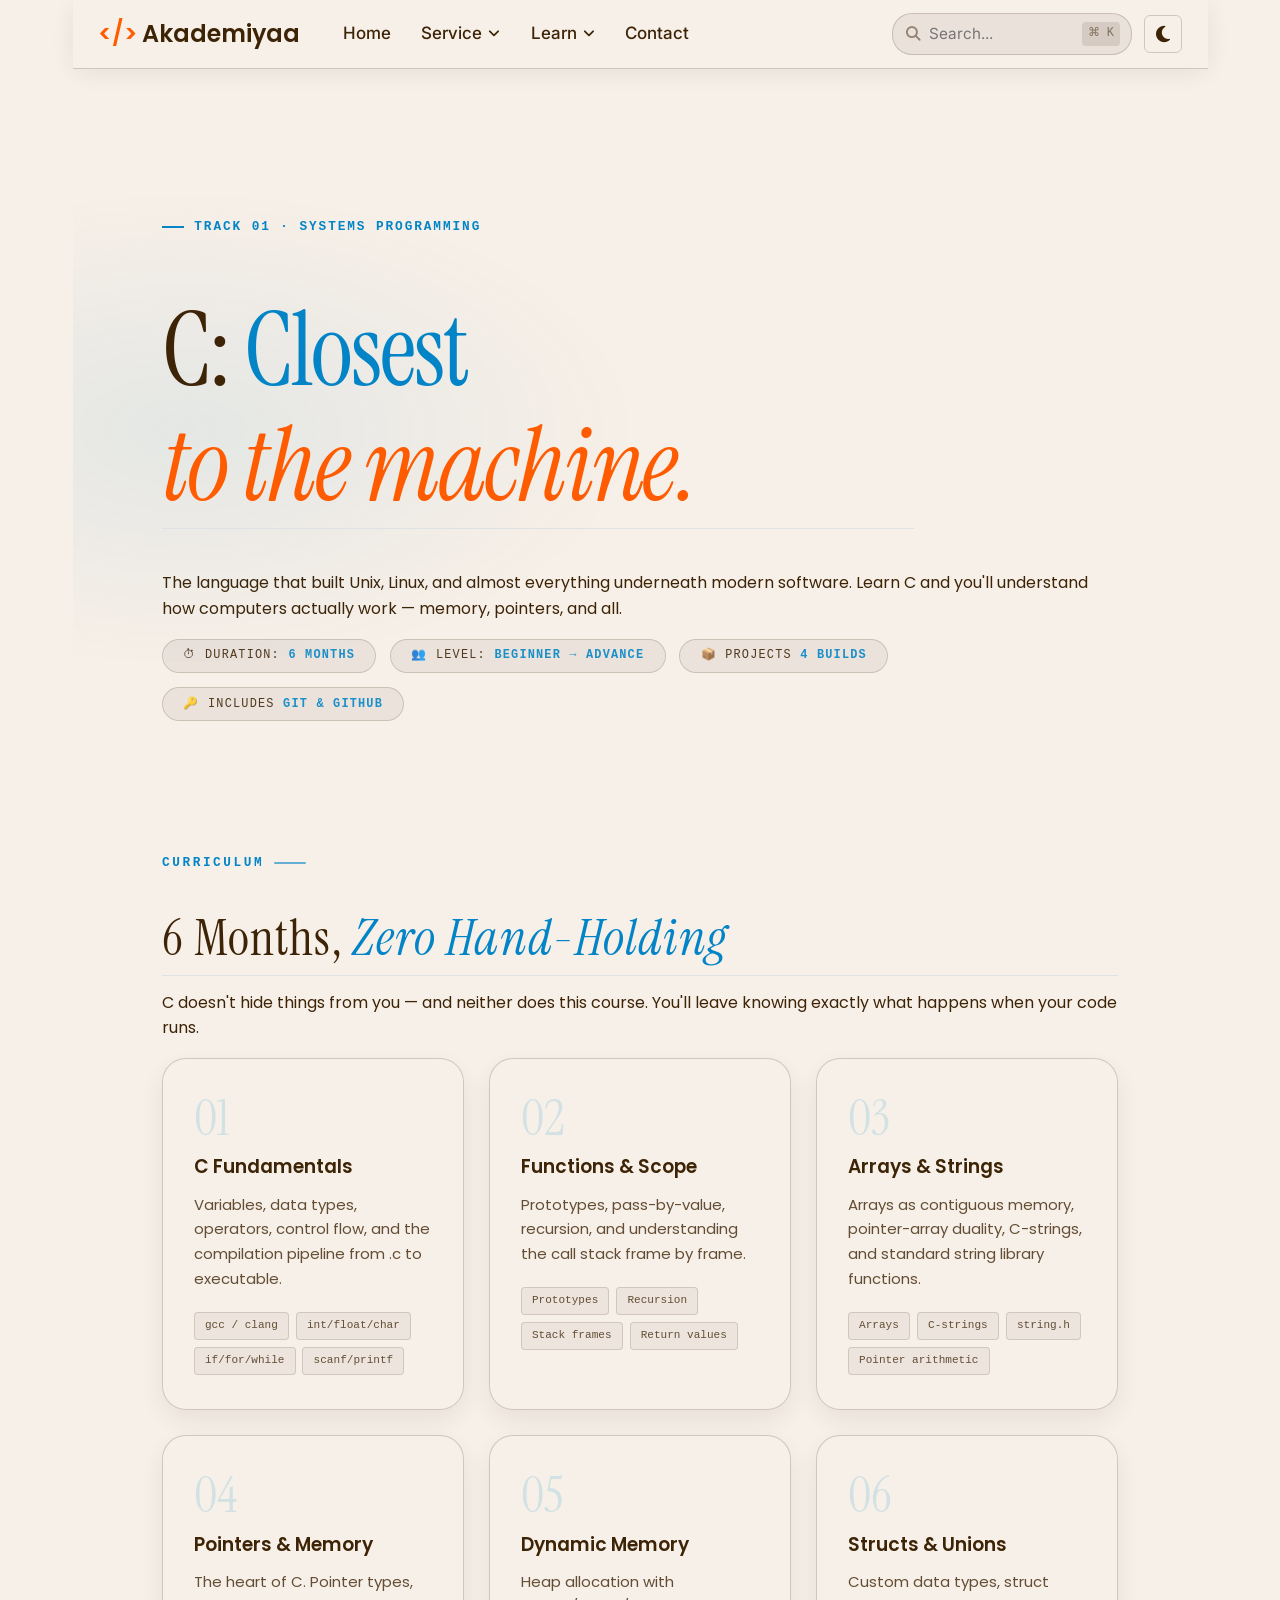
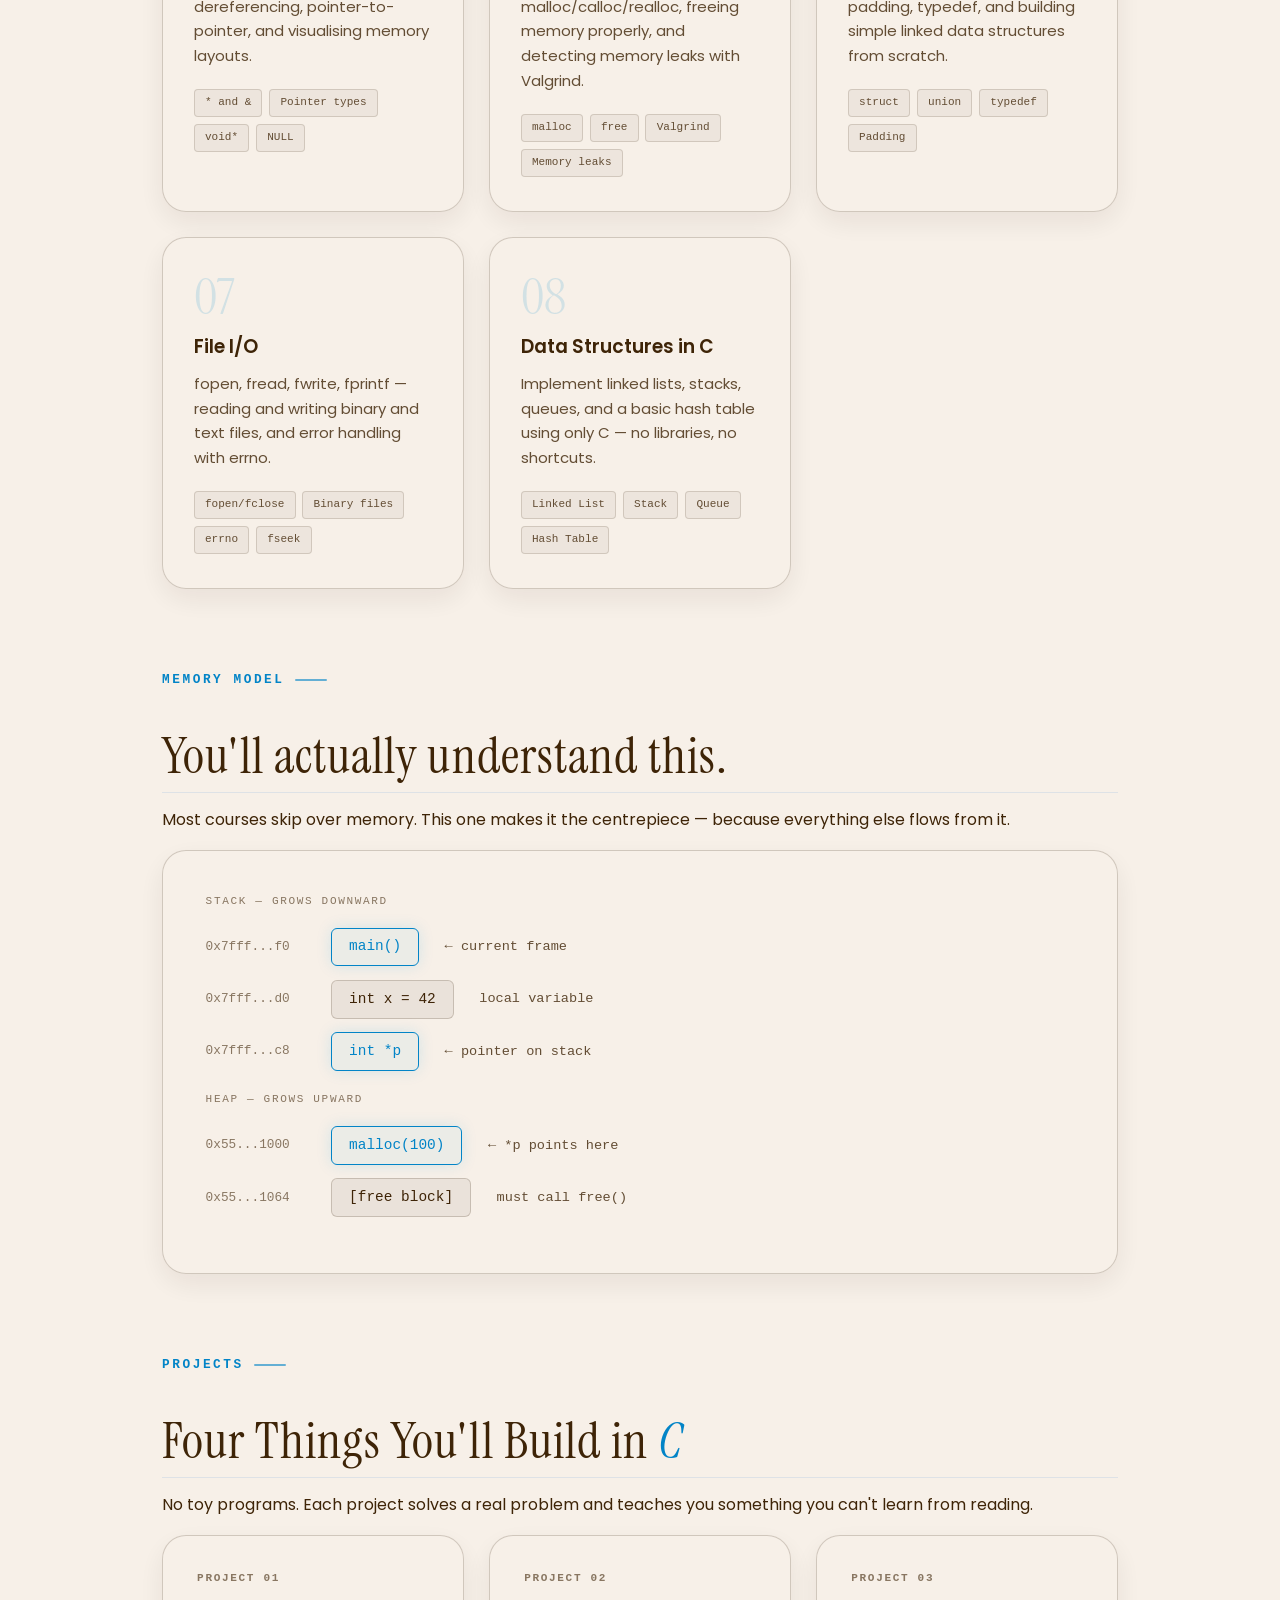
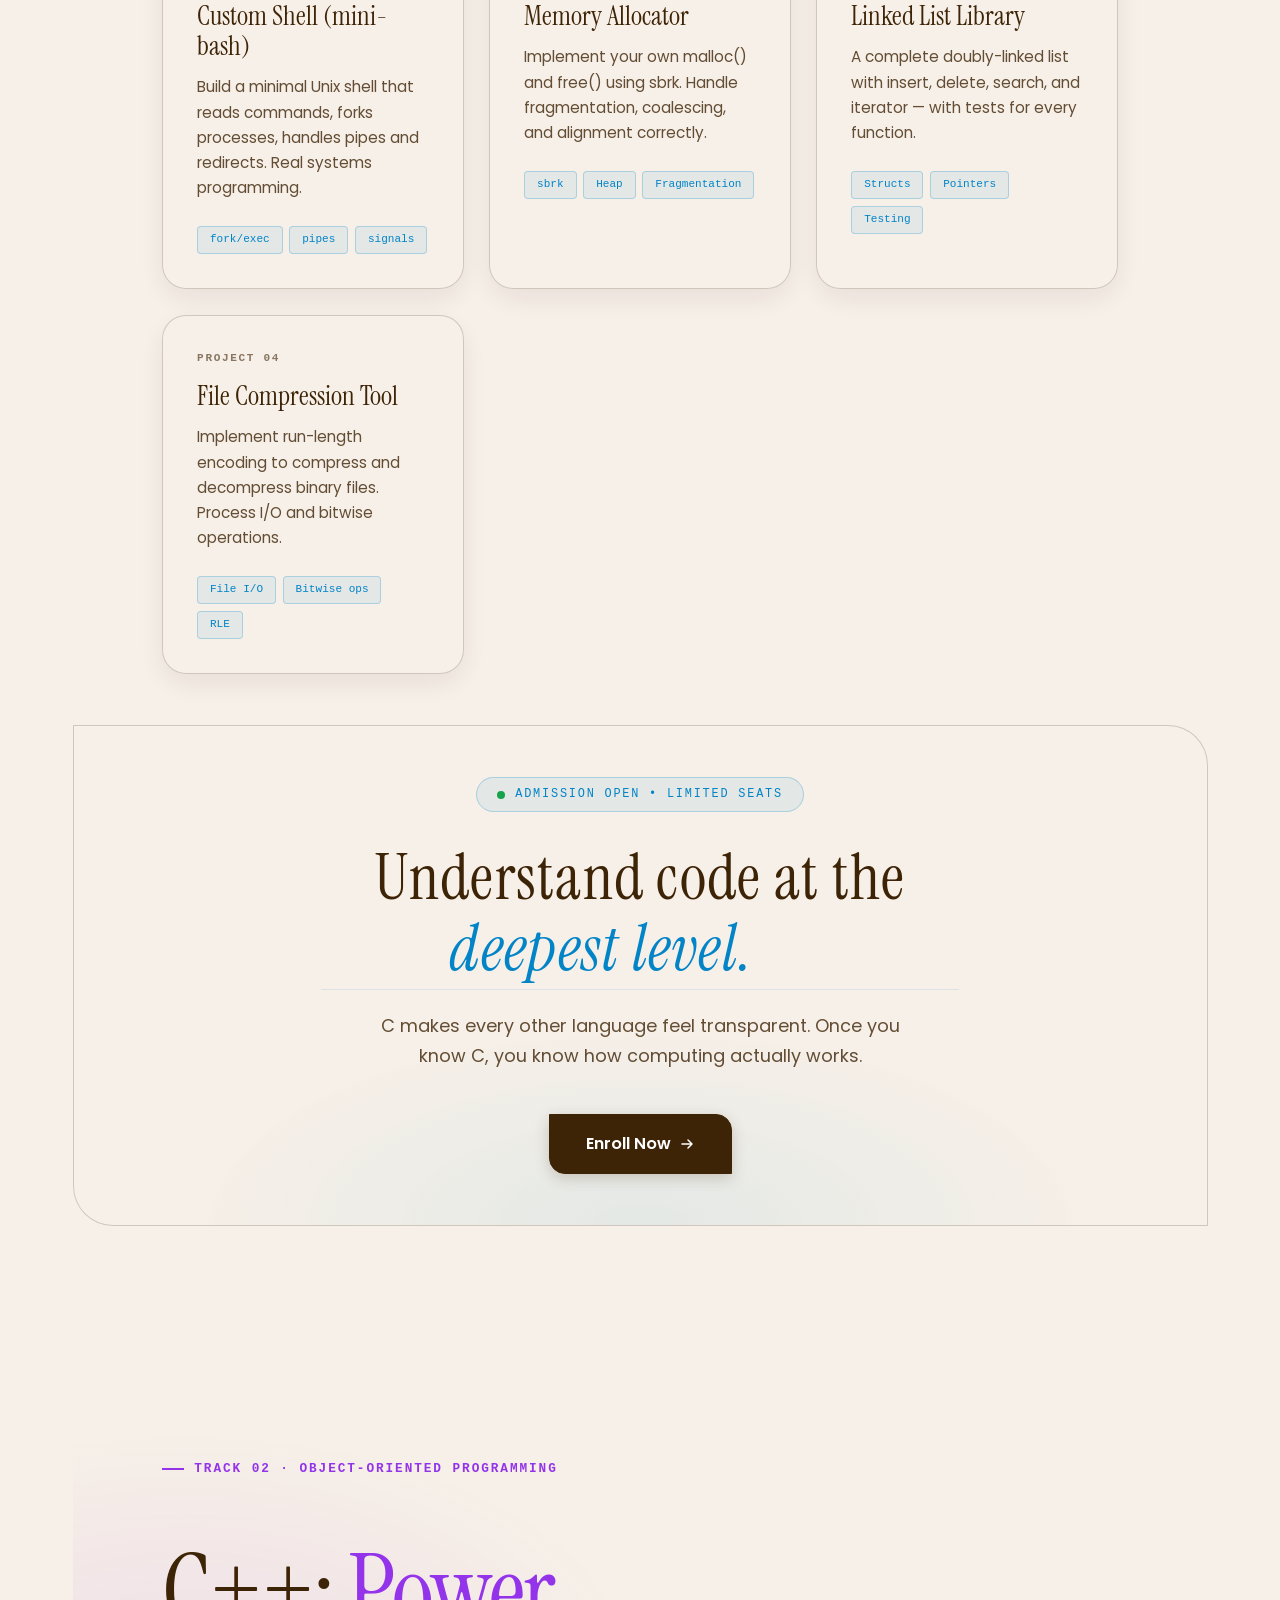
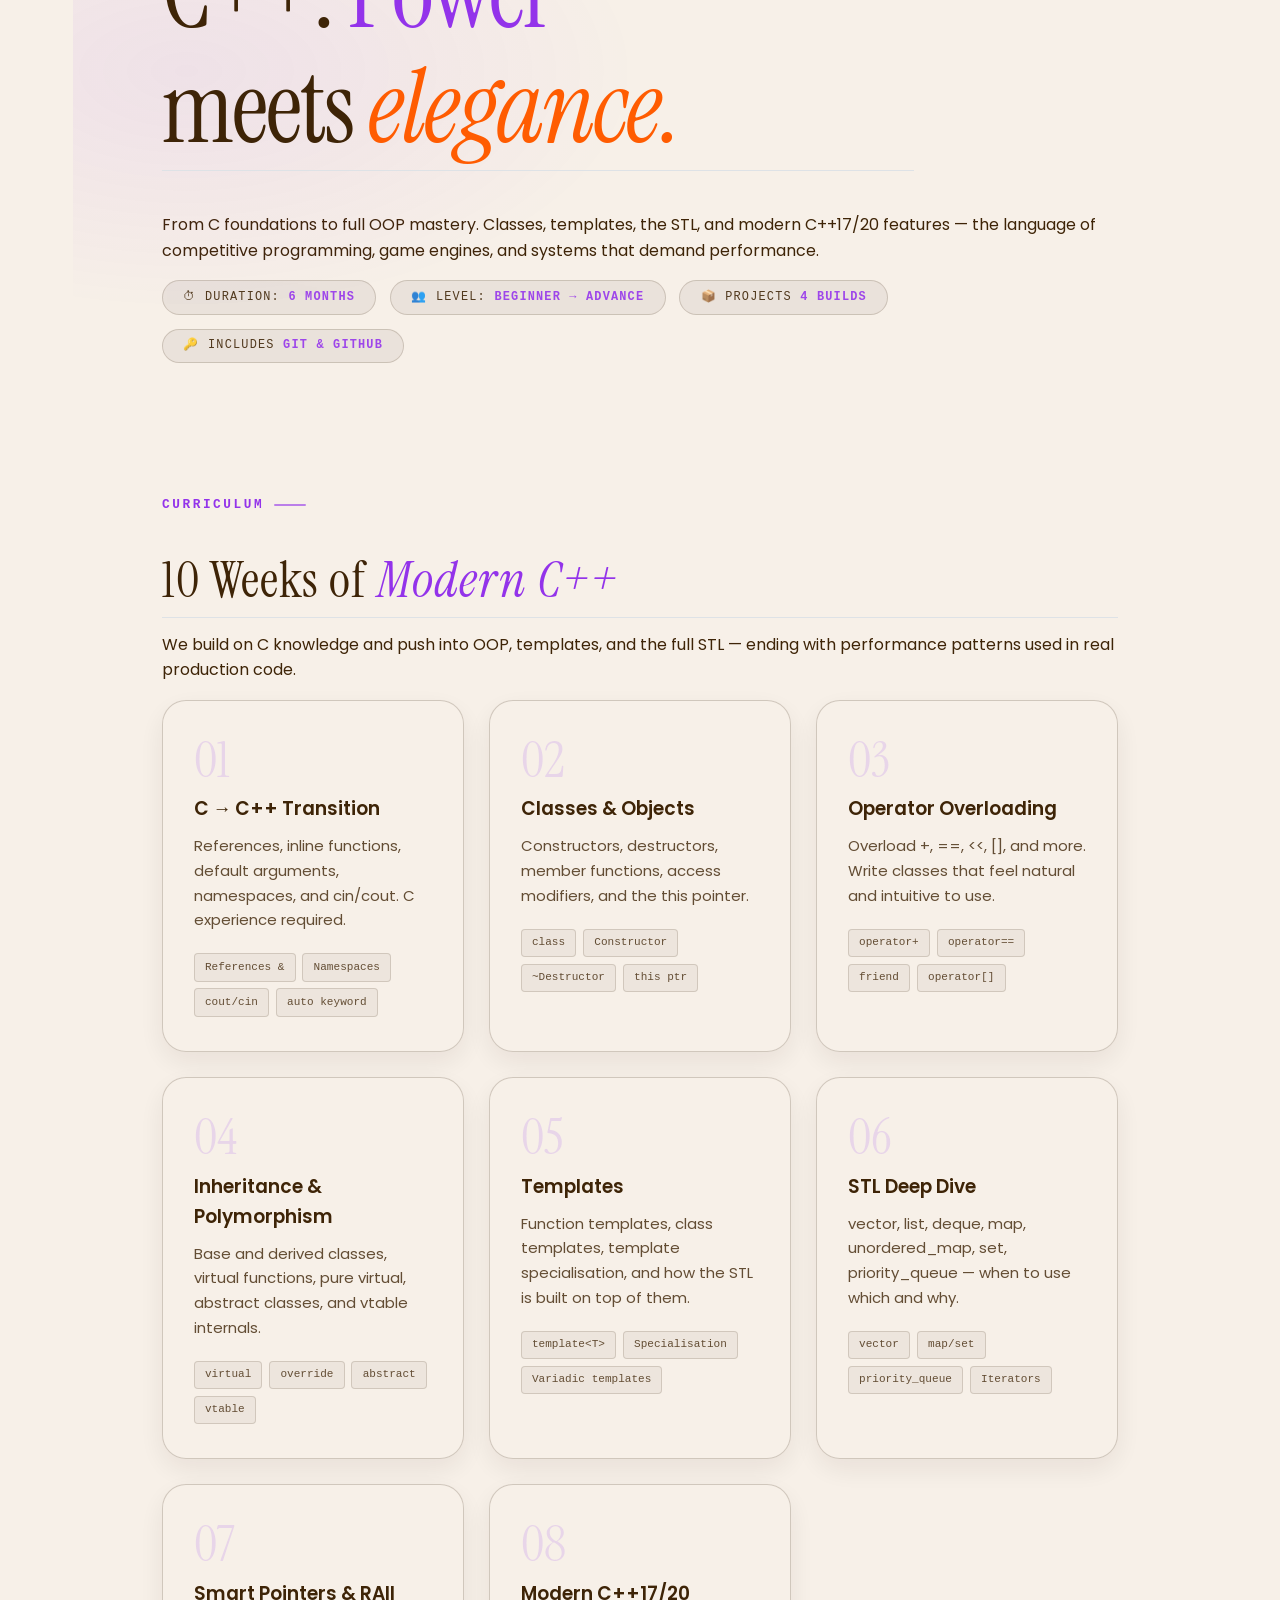
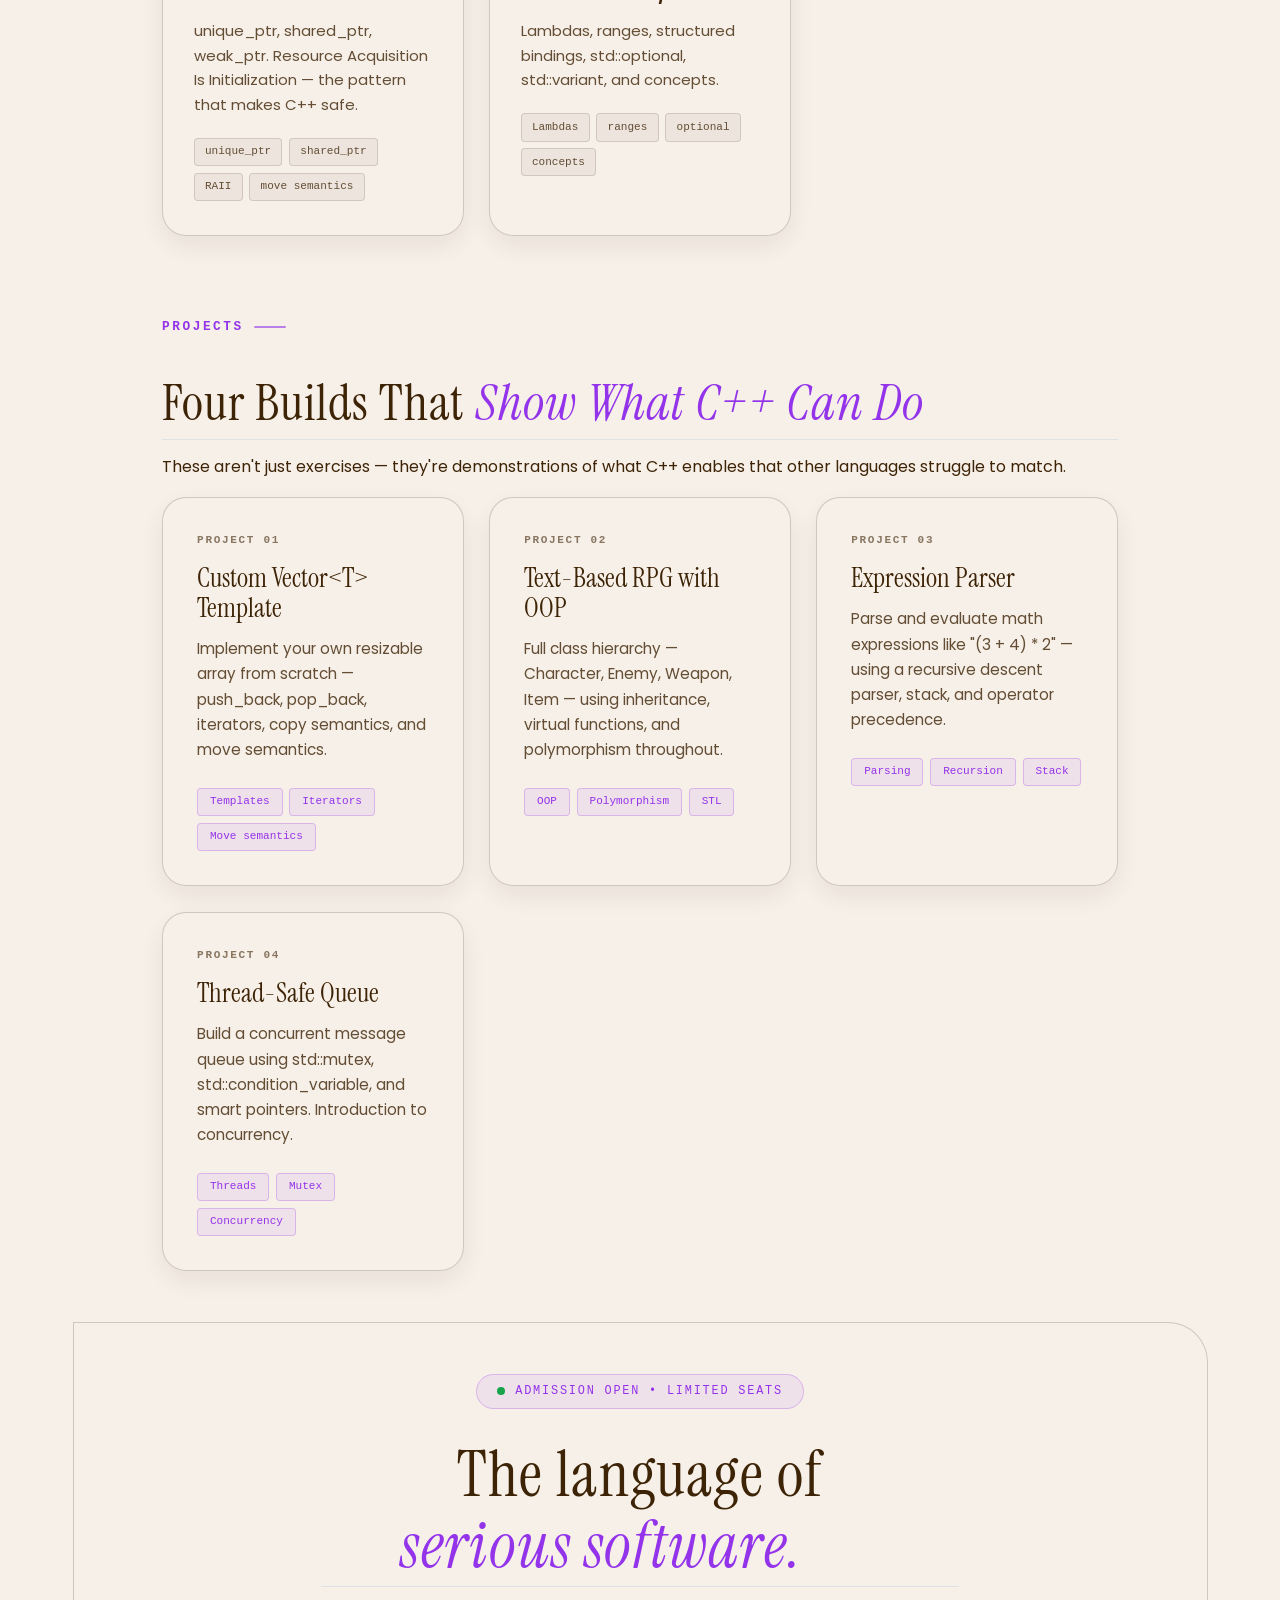
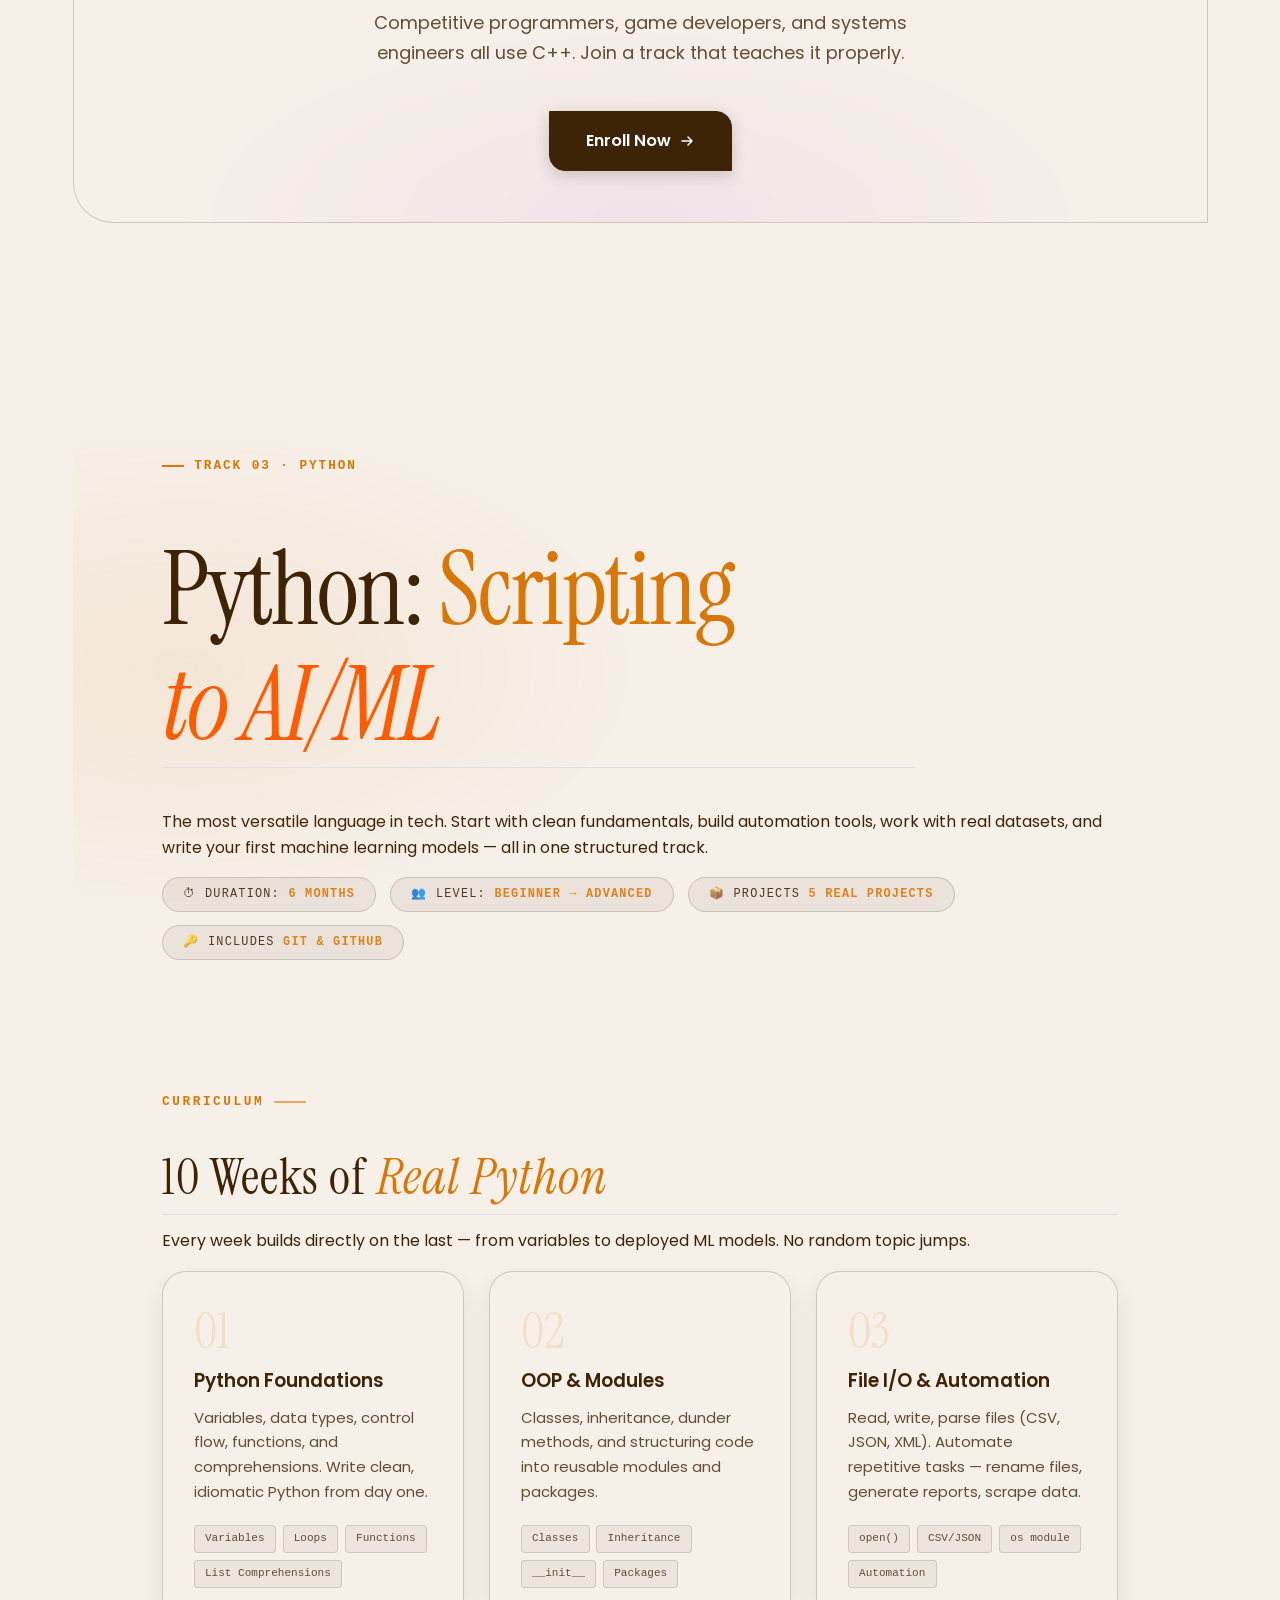
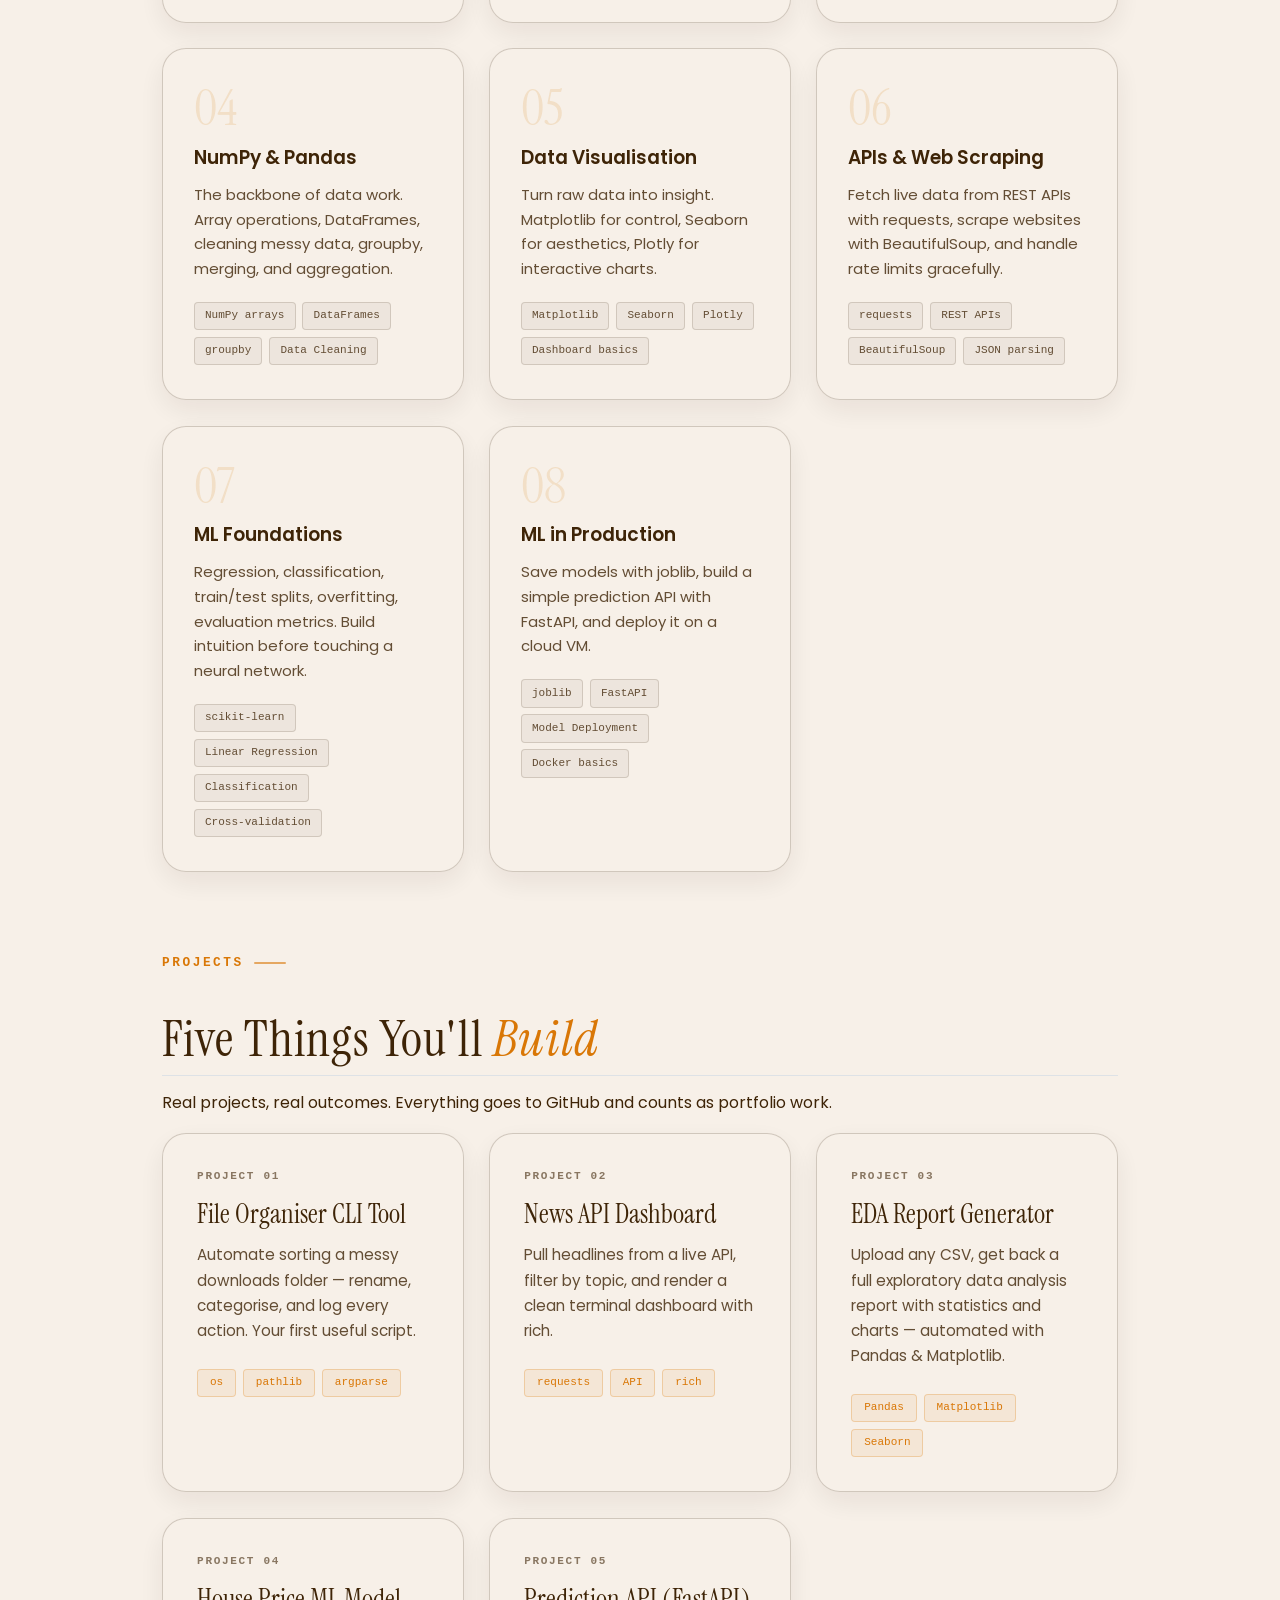
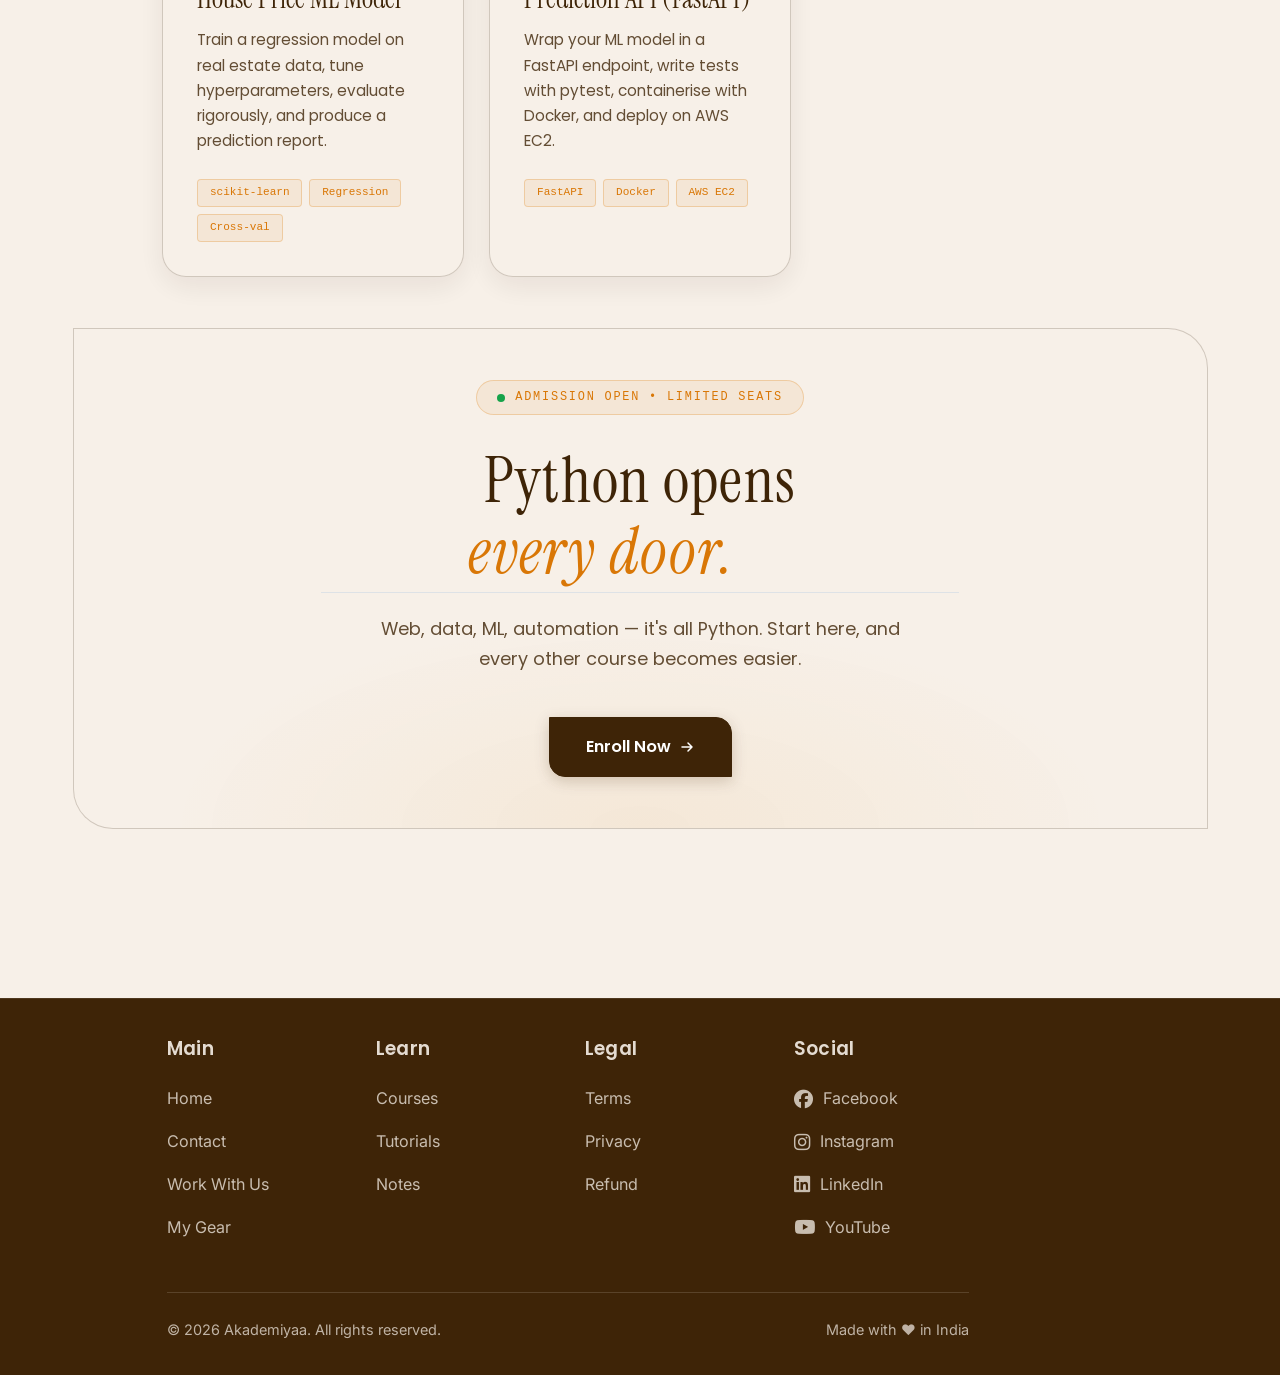
<file: docs/courses/languages.html>
<!DOCTYPE html>
<html xmlns="http://www.w3.org/1999/xhtml" lang="en" xml:lang="en"><head>

<meta charset="utf-8">
<meta name="generator" content="quarto-1.8.26">

<meta name="viewport" content="width=device-width, initial-scale=1.0, user-scalable=yes">


<title>languages – Akademiyaa</title>
<style>
code{white-space: pre-wrap;}
span.smallcaps{font-variant: small-caps;}
div.columns{display: flex; gap: min(4vw, 1.5em);}
div.column{flex: auto; overflow-x: auto;}
div.hanging-indent{margin-left: 1.5em; text-indent: -1.5em;}
ul.task-list{list-style: none;}
ul.task-list li input[type="checkbox"] {
  width: 0.8em;
  margin: 0 0.8em 0.2em -1em; /* quarto-specific, see https://github.com/quarto-dev/quarto-cli/issues/4556 */ 
  vertical-align: middle;
}
</style>


<script src="../site_libs/quarto-nav/quarto-nav.js"></script>
<script src="../site_libs/clipboard/clipboard.min.js"></script>
<script src="../site_libs/quarto-search/autocomplete.umd.js"></script>
<script src="../site_libs/quarto-search/fuse.min.js"></script>
<script src="../site_libs/quarto-search/quarto-search.js"></script>
<meta name="quarto:offset" content="../">
<script src="../site_libs/quarto-html/quarto.js" type="module"></script>
<script src="../site_libs/quarto-html/tabsets/tabsets.js" type="module"></script>
<script src="../site_libs/quarto-html/axe/axe-check.js" type="module"></script>
<script src="../site_libs/quarto-html/popper.min.js"></script>
<script src="../site_libs/quarto-html/tippy.umd.min.js"></script>
<script src="../site_libs/quarto-html/anchor.min.js"></script>
<link href="../site_libs/quarto-html/tippy.css" rel="stylesheet">
<link href="../site_libs/quarto-html/quarto-syntax-highlighting-587c61ba64f3a5504c4d52d930310e48.css" rel="stylesheet" id="quarto-text-highlighting-styles">
<script src="../site_libs/bootstrap/bootstrap.min.js"></script>
<link href="../site_libs/bootstrap/bootstrap-icons.css" rel="stylesheet">
<link href="../site_libs/bootstrap/bootstrap-ffa9a6279353761231ec249df0a7fdd3.min.css" rel="stylesheet" append-hash="true" id="quarto-bootstrap" data-mode="light">
<script id="quarto-search-options" type="application/json">{
  "location": "sidebar",
  "copy-button": false,
  "collapse-after": 3,
  "panel-placement": "start",
  "type": "textbox",
  "limit": 50,
  "keyboard-shortcut": [
    "f",
    "/",
    "s"
  ],
  "show-item-context": false,
  "language": {
    "search-no-results-text": "No results",
    "search-matching-documents-text": "matching documents",
    "search-copy-link-title": "Copy link to search",
    "search-hide-matches-text": "Hide additional matches",
    "search-more-match-text": "more match in this document",
    "search-more-matches-text": "more matches in this document",
    "search-clear-button-title": "Clear",
    "search-text-placeholder": "",
    "search-detached-cancel-button-title": "Cancel",
    "search-submit-button-title": "Submit",
    "search-label": "Search"
  }
}</script>
<link rel="stylesheet" href="https://cdnjs.cloudflare.com/ajax/libs/font-awesome/6.4.0/css/all.min.css">


<link rel="stylesheet" href="../styles.css">
</head>

<body class="quarto-light">

<div id="quarto-search-results"></div>
<!-- content -->
<div id="quarto-content" class="quarto-container page-columns page-rows-contents page-layout-full">
<!-- sidebar -->
<!-- margin-sidebar -->
    
<!-- main -->
<main class="content column-page" id="quarto-document-content"><header id="title-block-header" class="quarto-title-block"></header>
<header class="custom-liquid-header">

  <div class="nav-container">

    

    <a href="../index.html" class="nav-brand">

      <span class="brand-brackets">&lt;/&gt;</span>Akademiyaa

    </a>



    <button class="mobile-menu-btn" id="mobile-toggle" aria-label="Toggle navigation">

      <i class="fa-solid fa-bars"></i>

    </button>



    <nav class="nav-menu" id="nav-menu">

      <ul class="nav-links">

        <li><a href="../index.html">Home</a></li>

        

        <li class="liquid-drop-item">

          <button class="liquid-drop-btn" aria-expanded="false">

            Service <i class="fa-solid fa-angle-down drop-icon"></i>

          </button>

          <ul class="liquid-drop-menu">

            <li><a href="../services/assistance.html">Remote Assistance</a></li>

            <li><a href="../services/webdev.html">Web Development</a></li>

          </ul>

        </li>



        <li class="liquid-drop-item">

          <button class="liquid-drop-btn" aria-expanded="false">

            Learn <i class="fa-solid fa-angle-down drop-icon"></i>

          </button>

          <ul class="liquid-drop-menu">

            <li><a href="../courses/all_courses.html">All Courses</a></li>

            <li><a href="../courses/clouds.html">Cloud Technologies</a></li>

            <li><a href="../courses/linux.html">Linux Distributions</a></li>

            <li><a href="../courses/languages.html">Programming Languages</a></li>

          </ul>

        </li>



        <li><a href="../contact.html">Contact</a></li>

      </ul>



      <div class="nav-actions">

        

        <div class="custom-search-container">

          <i class="fa-solid fa-magnifying-glass search-icon"></i>

          <input type="text" placeholder="Search..." class="custom-search-input" id="my-custom-search">

          <span class="search-shortcut">⌘ K</span>

        </div>



        <button id="custom-theme-toggle" class="theme-toggle-btn" aria-label="Toggle Dark Mode">

          <i class="fa-solid fa-moon dark-icon"></i>

          <i class="fa-solid fa-sun light-icon"></i>

        </button>

        

      </div>

    </nav>

  </div>

</header>



<script>

  document.addEventListener("DOMContentLoaded", () => {

    const themeToggle = document.getElementById("custom-theme-toggle");

    const htmlElement = document.documentElement;

    const mobileToggle = document.getElementById("mobile-toggle");

    const navMenu = document.getElementById("nav-menu");

    const dropdownToggles = document.querySelectorAll(".liquid-drop-btn");



    // Theme logic

    const currentTheme = localStorage.getItem("theme") || "light";

    if (currentTheme === "dark") htmlElement.setAttribute("data-bs-theme", "dark");



    themeToggle.addEventListener("click", () => {

      if (htmlElement.getAttribute("data-bs-theme") === "dark") {

        htmlElement.removeAttribute("data-bs-theme");

        localStorage.setItem("theme", "light");

      } else {

        htmlElement.setAttribute("data-bs-theme", "dark");

        localStorage.setItem("theme", "dark");

      }

    });



    // Mobile menu logic

    mobileToggle.addEventListener("click", () => navMenu.classList.toggle("active"));



    // Dropdown logic

    dropdownToggles.forEach(toggle => {

      toggle.addEventListener("click", (e) => {

        e.preventDefault(); 

        const parentLi = toggle.parentElement;

        document.querySelectorAll('.liquid-drop-item').forEach(item => {

          if (item !== parentLi) {

            item.classList.remove('open');

            item.querySelector('.drop-icon').style.transform = 'rotate(0deg)';

          }

        });

        parentLi.classList.toggle("open");

        const icon = toggle.querySelector('.drop-icon');

        icon.style.transform = parentLi.classList.contains("open") ? 'rotate(180deg)' : 'rotate(0deg)';

      });

    });

    

    document.addEventListener('click', (e) => {

      if (!e.target.closest('.liquid-drop-item')) {

        document.querySelectorAll('.liquid-drop-item').forEach(item => {

          item.classList.remove('open');

          item.querySelector('.drop-icon').style.transform = 'rotate(0deg)';

        });

      }

    });



    // SEARCH LOGIC (Connects your custom box to Quarto natively)

    const searchInput = document.getElementById("my-custom-search");



    if (searchInput) {

      document.addEventListener("keydown", (e) => {

        if ((e.metaKey || e.ctrlKey) && e.key === "k") {

          e.preventDefault(); 

          searchInput.focus(); 

        }

      });



      searchInput.addEventListener("keydown", (e) => {

        if (e.key === "Enter") {

          e.preventDefault(); 

          const query = searchInput.value.trim();

          

          if (query !== "") {

            // Find Quarto's real hidden search button

            const quartoBtn = document.querySelector("#quarto-search, .quarto-search-button");

            

            if (quartoBtn) {

              quartoBtn.click(); // Open the modal

              

              // Wait for modal to appear, then type the query

              setTimeout(() => {

                const modalInput = document.querySelector("#quarto-search-input, .aa-Input");

                if (modalInput) {

                  modalInput.value = query;

                  modalInput.dispatchEvent(new Event("input", { bubbles: true }));

                  modalInput.focus();

                }

              }, 200); 

            } else {

              window.location.href = `/search.html?q=${encodeURIComponent(query)}`;

            }

          }

        }

      });

    }

  });

</script>




<style>
  /* Completely hide Quarto's default title block and top padding */
  #title-block-header { display: none !important; }
  main.content { padding-top: 0 !important; margin-top: 0 !important; }
</style>

<div class="track-page">

  <div class="lang-c">
    <section class="c-hero">
      <div class="c-kicker">Track 01 · Systems Programming</div>
      <h2 class="c-h1 anchored">C: <span class="hi">Closest</span><br><span class="it">to the machine.</span></h2>
      <p>The language that built Unix, Linux, and almost everything underneath modern software. Learn C and you'll understand how computers actually work — memory, pointers, and all.</p>
      
      <div class="c-meta">
        <span class="c-chip">⏱ Duration: <b>6 months</b></span>
        <span class="c-chip">👥 Level: <b>Beginner → Advance</b></span>
        <span class="c-chip">📦 Projects <b>4 Builds</b></span>
        <span class="c-chip">🔑 Includes <b>Git &amp; GitHub</b></span>
      </div>
    </section>

    <div class="s" id="curriculum-c">
      <div class="s-lbl">Curriculum</div>
      <h2 class="s-title anchored">6 Months, <em>Zero Hand-Holding</em></h2>
      <p>C doesn't hide things from you — and neither does this course. You'll leave knowing exactly what happens when your code runs.</p>
      <div class="grid">
        <div class="gc"><span class="gc-num">01</span><div class="gc-name">C Fundamentals</div><div class="gc-desc">Variables, data types, operators, control flow, and the compilation pipeline from .c to executable.</div><div class="pills"><span class="pill">gcc / clang</span><span class="pill">int/float/char</span><span class="pill">if/for/while</span><span class="pill">scanf/printf</span></div></div>
        <div class="gc"><span class="gc-num">02</span><div class="gc-name">Functions &amp; Scope</div><div class="gc-desc">Prototypes, pass-by-value, recursion, and understanding the call stack frame by frame.</div><div class="pills"><span class="pill">Prototypes</span><span class="pill">Recursion</span><span class="pill">Stack frames</span><span class="pill">Return values</span></div></div>
        <div class="gc"><span class="gc-num">03</span><div class="gc-name">Arrays &amp; Strings</div><div class="gc-desc">Arrays as contiguous memory, pointer-array duality, C-strings, and standard string library functions.</div><div class="pills"><span class="pill">Arrays</span><span class="pill">C-strings</span><span class="pill">string.h</span><span class="pill">Pointer arithmetic</span></div></div>
        <div class="gc"><span class="gc-num">04</span><div class="gc-name">Pointers &amp; Memory</div><div class="gc-desc">The heart of C. Pointer types, dereferencing, pointer-to-pointer, and visualising memory layouts.</div><div class="pills"><span class="pill">* and &amp;</span><span class="pill">Pointer types</span><span class="pill">void*</span><span class="pill">NULL</span></div></div>
        <div class="gc"><span class="gc-num">05</span><div class="gc-name">Dynamic Memory</div><div class="gc-desc">Heap allocation with malloc/calloc/realloc, freeing memory properly, and detecting memory leaks with Valgrind.</div><div class="pills"><span class="pill">malloc</span><span class="pill">free</span><span class="pill">Valgrind</span><span class="pill">Memory leaks</span></div></div>
        <div class="gc"><span class="gc-num">06</span><div class="gc-name">Structs &amp; Unions</div><div class="gc-desc">Custom data types, struct padding, typedef, and building simple linked data structures from scratch.</div><div class="pills"><span class="pill">struct</span><span class="pill">union</span><span class="pill">typedef</span><span class="pill">Padding</span></div></div>
        <div class="gc"><span class="gc-num">07</span><div class="gc-name">File I/O</div><div class="gc-desc">fopen, fread, fwrite, fprintf — reading and writing binary and text files, and error handling with errno.</div><div class="pills"><span class="pill">fopen/fclose</span><span class="pill">Binary files</span><span class="pill">errno</span><span class="pill">fseek</span></div></div>
        <div class="gc"><span class="gc-num">08</span><div class="gc-name">Data Structures in C</div><div class="gc-desc">Implement linked lists, stacks, queues, and a basic hash table using only C — no libraries, no shortcuts.</div><div class="pills"><span class="pill">Linked List</span><span class="pill">Stack</span><span class="pill">Queue</span><span class="pill">Hash Table</span></div></div>
      </div>
    </div>

    <section class="s-alt">
      <div class="s">
        <div class="s-lbl">Memory Model</div>
        <h2 class="s-title anchored">You'll actually understand this.</h2>
        <p>Most courses skip over memory. This one makes it the centrepiece — because everything else flows from it.</p>
        <div class="mem-diagram">
          <div style="color:var(--text-main);opacity:0.6;font-size:.65rem;letter-spacing:.15em;text-transform:uppercase;margin-bottom:1rem">Stack — grows downward</div>
          <div class="mem-row"><div class="mem-addr">0x7fff...f0</div><div class="mem-box hi-box">main()</div><div class="mem-label">← current frame</div></div>
          <div class="mem-row"><div class="mem-addr">0x7fff...d0</div><div class="mem-box">int x = 42</div><div class="mem-label">local variable</div></div>
          <div class="mem-row"><div class="mem-addr">0x7fff...c8</div><div class="mem-box hi-box">int *p</div><div class="mem-label">← pointer on stack</div></div>
          <div style="color:var(--text-main);opacity:0.6;font-size:.65rem;letter-spacing:.15em;text-transform:uppercase;margin:1.2rem 0 1rem">Heap — grows upward</div>
          <div class="mem-row"><div class="mem-addr">0x55...1000</div><div class="mem-box hi-box">malloc(100)</div><div class="mem-label">← *p points here</div></div>
          <div class="mem-row"><div class="mem-addr">0x55...1064</div><div class="mem-box">[free block]</div><div class="mem-label">must call free()</div></div>
        </div>
      </div>
    </section>

    <div class="s">
      <div class="s-lbl">Projects</div>
      <h2 class="s-title anchored">Four Things You'll Build in <em>C</em></h2>
      <p>No toy programs. Each project solves a real problem and teaches you something you can't learn from reading.</p>
      <div class="proj-grid">
        <div class="pc"><span class="pc-num">Project 01</span><div class="pc-name">Custom Shell (mini-bash)</div><div class="pc-desc">Build a minimal Unix shell that reads commands, forks processes, handles pipes and redirects. Real systems programming.</div><div class="pc-tags"><span class="pc-tag">fork/exec</span><span class="pc-tag">pipes</span><span class="pc-tag">signals</span></div></div>
        <div class="pc"><span class="pc-num">Project 02</span><div class="pc-name">Memory Allocator</div><div class="pc-desc">Implement your own malloc() and free() using sbrk. Handle fragmentation, coalescing, and alignment correctly.</div><div class="pc-tags"><span class="pc-tag">sbrk</span><span class="pc-tag">Heap</span><span class="pc-tag">Fragmentation</span></div></div>
        <div class="pc"><span class="pc-num">Project 03</span><div class="pc-name">Linked List Library</div><div class="pc-desc">A complete doubly-linked list with insert, delete, search, and iterator — with tests for every function.</div><div class="pc-tags"><span class="pc-tag">Structs</span><span class="pc-tag">Pointers</span><span class="pc-tag">Testing</span></div></div>
        <div class="pc"><span class="pc-num">Project 04</span><div class="pc-name">File Compression Tool</div><div class="pc-desc">Implement run-length encoding to compress and decompress binary files. Process I/O and bitwise operations.</div><div class="pc-tags"><span class="pc-tag">File I/O</span><span class="pc-tag">Bitwise ops</span><span class="pc-tag">RLE</span></div></div>
      </div>
    </div>

    <section class="c-cta">
      <div class="cta-badge"><span class="blink-dot"></span>Admission Open • Limited Seats</div>
      <h2 class="anchored">Understand code at the<br><em>deepest level.</em></h2>
      <p>C makes every other language feel transparent. Once you know C, you know how computing actually works.</p>
      <div class="cta-btns">
        <a href="../contact.html" class="btn-primary-wd">
          Enroll Now 
          <svg viewbox="0 0 16 16" fill="none"><path d="M3 8h10M9 4l4 4-4 4" stroke="currentColor" stroke-width="1.5" stroke-linecap="round" stroke-linejoin="round"></path></svg>
        </a>
      </div>
    </section>
  </div>


  <div class="lang-cpp">
    <section class="c-hero">
      <div class="c-kicker">Track 02 · Object-Oriented Programming</div>
      <h2 class="c-h1 anchored">C++: <span class="hi">Power<br></span> meets <span class="it">elegance.</span></h2>
      <p>From C foundations to full OOP mastery. Classes, templates, the STL, and modern C++17/20 features — the language of competitive programming, game engines, and systems that demand performance.</p>
      
      <div class="c-meta">
        <span class="c-chip">⏱ Duration: <b>6 Months</b></span>
        <span class="c-chip">👥 Level: <b>Beginner → Advance</b></span>
        <span class="c-chip">📦 Projects <b>4 Builds</b></span>
        <span class="c-chip">🔑 Includes <b>Git &amp; GitHub</b></span>
      </div>
      
    </section>

    <div class="s" id="curriculum-cpp">
      <div class="s-lbl">Curriculum</div>
      <h2 class="s-title anchored">10 Weeks of <em>Modern C++</em></h2>
      <p>We build on C knowledge and push into OOP, templates, and the full STL — ending with performance patterns used in real production code.</p>
      <div class="grid">
        <div class="gc"><span class="gc-num">01</span><div class="gc-name">C → C++ Transition</div><div class="gc-desc">References, inline functions, default arguments, namespaces, and cin/cout. C experience required.</div><div class="pills"><span class="pill">References &amp;</span><span class="pill">Namespaces</span><span class="pill">cout/cin</span><span class="pill">auto keyword</span></div></div>
        <div class="gc"><span class="gc-num">02</span><div class="gc-name">Classes &amp; Objects</div><div class="gc-desc">Constructors, destructors, member functions, access modifiers, and the this pointer.</div><div class="pills"><span class="pill">class</span><span class="pill">Constructor</span><span class="pill">~Destructor</span><span class="pill">this ptr</span></div></div>
        <div class="gc"><span class="gc-num">03</span><div class="gc-name">Operator Overloading</div><div class="gc-desc">Overload +, ==, &lt;&lt;, [], and more. Write classes that feel natural and intuitive to use.</div><div class="pills"><span class="pill">operator+</span><span class="pill">operator==</span><span class="pill">friend</span><span class="pill">operator[]</span></div></div>
        <div class="gc"><span class="gc-num">04</span><div class="gc-name">Inheritance &amp; Polymorphism</div><div class="gc-desc">Base and derived classes, virtual functions, pure virtual, abstract classes, and vtable internals.</div><div class="pills"><span class="pill">virtual</span><span class="pill">override</span><span class="pill">abstract</span><span class="pill">vtable</span></div></div>
        <div class="gc"><span class="gc-num">05</span><div class="gc-name">Templates</div><div class="gc-desc">Function templates, class templates, template specialisation, and how the STL is built on top of them.</div><div class="pills"><span class="pill">template&lt;T&gt;</span><span class="pill">Specialisation</span><span class="pill">Variadic templates</span></div></div>
        <div class="gc"><span class="gc-num">06</span><div class="gc-name">STL Deep Dive</div><div class="gc-desc">vector, list, deque, map, unordered_map, set, priority_queue — when to use which and why.</div><div class="pills"><span class="pill">vector</span><span class="pill">map/set</span><span class="pill">priority_queue</span><span class="pill">Iterators</span></div></div>
        <div class="gc"><span class="gc-num">07</span><div class="gc-name">Smart Pointers &amp; RAII</div><div class="gc-desc">unique_ptr, shared_ptr, weak_ptr. Resource Acquisition Is Initialization — the pattern that makes C++ safe.</div><div class="pills"><span class="pill">unique_ptr</span><span class="pill">shared_ptr</span><span class="pill">RAII</span><span class="pill">move semantics</span></div></div>
        <div class="gc"><span class="gc-num">08</span><div class="gc-name">Modern C++17/20</div><div class="gc-desc">Lambdas, ranges, structured bindings, std::optional, std::variant, and concepts.</div><div class="pills"><span class="pill">Lambdas</span><span class="pill">ranges</span><span class="pill">optional</span><span class="pill">concepts</span></div></div>
      </div>
    </div>

    <section class="s-alt">
      <div class="s">
        <div class="s-lbl">Projects</div>
        <h2 class="s-title anchored">Four Builds That <em>Show What C++ Can Do</em></h2>
        <p>These aren't just exercises — they're demonstrations of what C++ enables that other languages struggle to match.</p>
        <div class="proj-grid">
          <div class="pc"><span class="pc-num">Project 01</span><div class="pc-name">Custom Vector&lt;T&gt; Template</div><div class="pc-desc">Implement your own resizable array from scratch — push_back, pop_back, iterators, copy semantics, and move semantics.</div><div class="pc-tags"><span class="pc-tag">Templates</span><span class="pc-tag">Iterators</span><span class="pc-tag">Move semantics</span></div></div>
          <div class="pc"><span class="pc-num">Project 02</span><div class="pc-name">Text-Based RPG with OOP</div><div class="pc-desc">Full class hierarchy — Character, Enemy, Weapon, Item — using inheritance, virtual functions, and polymorphism throughout.</div><div class="pc-tags"><span class="pc-tag">OOP</span><span class="pc-tag">Polymorphism</span><span class="pc-tag">STL</span></div></div>
          <div class="pc"><span class="pc-num">Project 03</span><div class="pc-name">Expression Parser</div><div class="pc-desc">Parse and evaluate math expressions like "(3 + 4) * 2" — using a recursive descent parser, stack, and operator precedence.</div><div class="pc-tags"><span class="pc-tag">Parsing</span><span class="pc-tag">Recursion</span><span class="pc-tag">Stack</span></div></div>
          <div class="pc"><span class="pc-num">Project 04</span><div class="pc-name">Thread-Safe Queue</div><div class="pc-desc">Build a concurrent message queue using std::mutex, std::condition_variable, and smart pointers. Introduction to concurrency.</div><div class="pc-tags"><span class="pc-tag">Threads</span><span class="pc-tag">Mutex</span><span class="pc-tag">Concurrency</span></div></div>
        </div>
      </div>
    </section>

    <section class="c-cta">
      <div class="cta-badge"><span class="blink-dot"></span>Admission Open • Limited Seats</div>
      <h2 class="anchored">The language of<br><em>serious software.</em></h2>
      <p>Competitive programmers, game developers, and systems engineers all use C++. Join a track that teaches it properly.</p>
      <div class="cta-btns">
        <a href="../contact.html" class="btn-primary-wd">
          Enroll Now 
          <svg viewbox="0 0 16 16" fill="none"><path d="M3 8h10M9 4l4 4-4 4" stroke="currentColor" stroke-width="1.5" stroke-linecap="round" stroke-linejoin="round"></path></svg>
        </a>
      </div>
    </section>
  </div>


<div class="lang-py" style="margin-bottom: 4rem;">
  <section class="c-hero">
      <div class="c-kicker">Track 03 · Python</div>
      <h2 class="c-h1 anchored">Python: <span class="hi">Scripting<br></span><span class="it">to AI/ML</span></h2>
      <p>The most versatile language in tech. Start with clean fundamentals, build automation tools, work with real datasets, and write your first machine learning models — all in one structured track.</p>
      
      <div class="c-meta">
        <span class="c-chip">⏱ Duration: <b>6 Months</b></span>
        <span class="c-chip">👥 Level: <b>Beginner → Advanced</b></span>
        <span class="c-chip">📦 Projects <b>5 Real Projects</b></span>
        <span class="c-chip">🔑 Includes <b>Git &amp; GitHub</b></span>
      </div>
      
    </section>

    <div class="s" id="curriculum-py">
      <div class="s-lbl">Curriculum</div>
      <h2 class="s-title anchored">10 Weeks of <em>Real Python</em></h2>
      <p>Every week builds directly on the last — from variables to deployed ML models. No random topic jumps.</p>
      <div class="grid">
        <div class="gc"><span class="gc-num">01</span><div class="gc-name">Python Foundations</div><div class="gc-desc">Variables, data types, control flow, functions, and comprehensions. Write clean, idiomatic Python from day one.</div><div class="pills"><span class="pill">Variables</span><span class="pill">Loops</span><span class="pill">Functions</span><span class="pill">List Comprehensions</span></div></div>
        <div class="gc"><span class="gc-num">02</span><div class="gc-name">OOP &amp; Modules</div><div class="gc-desc">Classes, inheritance, dunder methods, and structuring code into reusable modules and packages.</div><div class="pills"><span class="pill">Classes</span><span class="pill">Inheritance</span><span class="pill">__init__</span><span class="pill">Packages</span></div></div>
        <div class="gc"><span class="gc-num">03</span><div class="gc-name">File I/O &amp; Automation</div><div class="gc-desc">Read, write, parse files (CSV, JSON, XML). Automate repetitive tasks — rename files, generate reports, scrape data.</div><div class="pills"><span class="pill">open()</span><span class="pill">CSV/JSON</span><span class="pill">os module</span><span class="pill">Automation</span></div></div>
        <div class="gc"><span class="gc-num">04</span><div class="gc-name">NumPy &amp; Pandas</div><div class="gc-desc">The backbone of data work. Array operations, DataFrames, cleaning messy data, groupby, merging, and aggregation.</div><div class="pills"><span class="pill">NumPy arrays</span><span class="pill">DataFrames</span><span class="pill">groupby</span><span class="pill">Data Cleaning</span></div></div>
        <div class="gc"><span class="gc-num">05</span><div class="gc-name">Data Visualisation</div><div class="gc-desc">Turn raw data into insight. Matplotlib for control, Seaborn for aesthetics, Plotly for interactive charts.</div><div class="pills"><span class="pill">Matplotlib</span><span class="pill">Seaborn</span><span class="pill">Plotly</span><span class="pill">Dashboard basics</span></div></div>
        <div class="gc"><span class="gc-num">06</span><div class="gc-name">APIs &amp; Web Scraping</div><div class="gc-desc">Fetch live data from REST APIs with requests, scrape websites with BeautifulSoup, and handle rate limits gracefully.</div><div class="pills"><span class="pill">requests</span><span class="pill">REST APIs</span><span class="pill">BeautifulSoup</span><span class="pill">JSON parsing</span></div></div>
        <div class="gc"><span class="gc-num">07</span><div class="gc-name">ML Foundations</div><div class="gc-desc">Regression, classification, train/test splits, overfitting, evaluation metrics. Build intuition before touching a neural network.</div><div class="pills"><span class="pill">scikit-learn</span><span class="pill">Linear Regression</span><span class="pill">Classification</span><span class="pill">Cross-validation</span></div></div>
        <div class="gc"><span class="gc-num">08</span><div class="gc-name">ML in Production</div><div class="gc-desc">Save models with joblib, build a simple prediction API with FastAPI, and deploy it on a cloud VM.</div><div class="pills"><span class="pill">joblib</span><span class="pill">FastAPI</span><span class="pill">Model Deployment</span><span class="pill">Docker basics</span></div></div>
      </div>
    </div>

    <section class="s-alt">
      <div class="s">
        <div class="s-lbl">Projects</div>
        <h2 class="s-title anchored">Five Things You'll <em>Build</em></h2>
        <p>Real projects, real outcomes. Everything goes to GitHub and counts as portfolio work.</p>
        <div class="proj-grid">
          <div class="pc"><span class="pc-num">Project 01</span><div class="pc-name">File Organiser CLI Tool</div><div class="pc-desc">Automate sorting a messy downloads folder — rename, categorise, and log every action. Your first useful script.</div><div class="pc-tags"><span class="pc-tag">os</span><span class="pc-tag">pathlib</span><span class="pc-tag">argparse</span></div></div>
          <div class="pc"><span class="pc-num">Project 02</span><div class="pc-name">News API Dashboard</div><div class="pc-desc">Pull headlines from a live API, filter by topic, and render a clean terminal dashboard with rich.</div><div class="pc-tags"><span class="pc-tag">requests</span><span class="pc-tag">API</span><span class="pc-tag">rich</span></div></div>
          <div class="pc"><span class="pc-num">Project 03</span><div class="pc-name">EDA Report Generator</div><div class="pc-desc">Upload any CSV, get back a full exploratory data analysis report with statistics and charts — automated with Pandas &amp; Matplotlib.</div><div class="pc-tags"><span class="pc-tag">Pandas</span><span class="pc-tag">Matplotlib</span><span class="pc-tag">Seaborn</span></div></div>
          <div class="pc"><span class="pc-num">Project 04</span><div class="pc-name">House Price ML Model</div><div class="pc-desc">Train a regression model on real estate data, tune hyperparameters, evaluate rigorously, and produce a prediction report.</div><div class="pc-tags"><span class="pc-tag">scikit-learn</span><span class="pc-tag">Regression</span><span class="pc-tag">Cross-val</span></div></div>
          <div class="pc"><span class="pc-num">Project 05</span><div class="pc-name">Prediction API (FastAPI)</div><div class="pc-desc">Wrap your ML model in a FastAPI endpoint, write tests with pytest, containerise with Docker, and deploy on AWS EC2.</div><div class="pc-tags"><span class="pc-tag">FastAPI</span><span class="pc-tag">Docker</span><span class="pc-tag">AWS EC2</span></div></div>
        </div>
      </div>
    </section>

    <section class="c-cta">
      <div class="cta-badge"><span class="blink-dot"></span>Admission Open • Limited Seats</div>
      <h2 class="anchored">Python opens<br><em>every door.</em></h2>
      <p>Web, data, ML, automation — it's all Python. Start here, and every other course becomes easier.</p>
      <div class="cta-btns">
        <a href="../contact.html" class="btn-primary-wd">
          Enroll Now 
          <svg viewbox="0 0 16 16" fill="none"><path d="M3 8h10M9 4l4 4-4 4" stroke="currentColor" stroke-width="1.5" stroke-linecap="round" stroke-linejoin="round"></path></svg>
        </a>
      </div>
    </section>
  </div>

</div>



</main> <!-- /main -->
<footer class="akademiyaa-footer">

  <div class="footer-grid-container">

    

    <div class="footer-col">

      <h4 class="footer-heading">Main</h4>

      <a href="../index.html">Home</a>

      <a href="../contact.html">Contact</a>

      <a href="../services/assistance.html">Work With Us</a>

      <a href="../about.html">My Gear</a>

    </div>

    

    <div class="footer-col">

      <h4 class="footer-heading">Learn</h4>

      <a href="../courses/clouds.html">Courses</a> <a href="../courses/coding.qmd">Tutorials</a>

      <a href="../notes.qmd">Notes</a>

    </div>

    

    <div class="footer-col">

      <h4 class="footer-heading">Legal</h4>

      <a href="../terms.qmd">Terms</a>

      <a href="../privacy.qmd">Privacy</a>

      <a href="../refund.qmd">Refund</a>

    </div>

    

    <div class="footer-col">

      <h4 class="footer-heading">Social</h4>

      <a href="https://facebook.com/yourpage" target="_blank"><i class="fa-brands fa-facebook"></i> Facebook</a>

      <a href="https://instagram.com/yourprofile" target="_blank"><i class="fa-brands fa-instagram"></i> Instagram</a>

      <a href="https://linkedin.com/in/yourprofile" target="_blank"><i class="fa-brands fa-linkedin"></i> LinkedIn</a>

      <a href="https://youtube.com/yourchannel" target="_blank"><i class="fa-brands fa-youtube"></i> YouTube</a>

    </div>



  </div>

  

  <div class="footer-bottom">

    <span class="footer-copyright">© 2026 Akademiyaa. All rights reserved.</span>

    <span class="footer-made-with">Made with ❤️ in India</span>

  </div>

</footer>
<script id="quarto-html-after-body" type="application/javascript">
  window.document.addEventListener("DOMContentLoaded", function (event) {
    const icon = "";
    const anchorJS = new window.AnchorJS();
    anchorJS.options = {
      placement: 'right',
      icon: icon
    };
    anchorJS.add('.anchored');
    const isCodeAnnotation = (el) => {
      for (const clz of el.classList) {
        if (clz.startsWith('code-annotation-')) {                     
          return true;
        }
      }
      return false;
    }
    const onCopySuccess = function(e) {
      // button target
      const button = e.trigger;
      // don't keep focus
      button.blur();
      // flash "checked"
      button.classList.add('code-copy-button-checked');
      var currentTitle = button.getAttribute("title");
      button.setAttribute("title", "Copied!");
      let tooltip;
      if (window.bootstrap) {
        button.setAttribute("data-bs-toggle", "tooltip");
        button.setAttribute("data-bs-placement", "left");
        button.setAttribute("data-bs-title", "Copied!");
        tooltip = new bootstrap.Tooltip(button, 
          { trigger: "manual", 
            customClass: "code-copy-button-tooltip",
            offset: [0, -8]});
        tooltip.show();    
      }
      setTimeout(function() {
        if (tooltip) {
          tooltip.hide();
          button.removeAttribute("data-bs-title");
          button.removeAttribute("data-bs-toggle");
          button.removeAttribute("data-bs-placement");
        }
        button.setAttribute("title", currentTitle);
        button.classList.remove('code-copy-button-checked');
      }, 1000);
      // clear code selection
      e.clearSelection();
    }
    const getTextToCopy = function(trigger) {
      const outerScaffold = trigger.parentElement.cloneNode(true);
      const codeEl = outerScaffold.querySelector('code');
      for (const childEl of codeEl.children) {
        if (isCodeAnnotation(childEl)) {
          childEl.remove();
        }
      }
      return codeEl.innerText;
    }
    const clipboard = new window.ClipboardJS('.code-copy-button:not([data-in-quarto-modal])', {
      text: getTextToCopy
    });
    clipboard.on('success', onCopySuccess);
    if (window.document.getElementById('quarto-embedded-source-code-modal')) {
      const clipboardModal = new window.ClipboardJS('.code-copy-button[data-in-quarto-modal]', {
        text: getTextToCopy,
        container: window.document.getElementById('quarto-embedded-source-code-modal')
      });
      clipboardModal.on('success', onCopySuccess);
    }
      var localhostRegex = new RegExp(/^(?:http|https):\/\/localhost\:?[0-9]*\//);
      var mailtoRegex = new RegExp(/^mailto:/);
        var filterRegex = new RegExp("https:\/\/akademiyaa\.github\.io\/");
      var isInternal = (href) => {
          return filterRegex.test(href) || localhostRegex.test(href) || mailtoRegex.test(href);
      }
      // Inspect non-navigation links and adorn them if external
     var links = window.document.querySelectorAll('a[href]:not(.nav-link):not(.navbar-brand):not(.toc-action):not(.sidebar-link):not(.sidebar-item-toggle):not(.pagination-link):not(.no-external):not([aria-hidden]):not(.dropdown-item):not(.quarto-navigation-tool):not(.about-link)');
      for (var i=0; i<links.length; i++) {
        const link = links[i];
        if (!isInternal(link.href)) {
          // undo the damage that might have been done by quarto-nav.js in the case of
          // links that we want to consider external
          if (link.dataset.originalHref !== undefined) {
            link.href = link.dataset.originalHref;
          }
            // target, if specified
            link.setAttribute("target", "_blank");
            if (link.getAttribute("rel") === null) {
              link.setAttribute("rel", "noopener");
            }
        }
      }
    function tippyHover(el, contentFn, onTriggerFn, onUntriggerFn) {
      const config = {
        allowHTML: true,
        maxWidth: 500,
        delay: 100,
        arrow: false,
        appendTo: function(el) {
            return el.parentElement;
        },
        interactive: true,
        interactiveBorder: 10,
        theme: 'quarto',
        placement: 'bottom-start',
      };
      if (contentFn) {
        config.content = contentFn;
      }
      if (onTriggerFn) {
        config.onTrigger = onTriggerFn;
      }
      if (onUntriggerFn) {
        config.onUntrigger = onUntriggerFn;
      }
      window.tippy(el, config); 
    }
    const noterefs = window.document.querySelectorAll('a[role="doc-noteref"]');
    for (var i=0; i<noterefs.length; i++) {
      const ref = noterefs[i];
      tippyHover(ref, function() {
        // use id or data attribute instead here
        let href = ref.getAttribute('data-footnote-href') || ref.getAttribute('href');
        try { href = new URL(href).hash; } catch {}
        const id = href.replace(/^#\/?/, "");
        const note = window.document.getElementById(id);
        if (note) {
          return note.innerHTML;
        } else {
          return "";
        }
      });
    }
    const xrefs = window.document.querySelectorAll('a.quarto-xref');
    const processXRef = (id, note) => {
      // Strip column container classes
      const stripColumnClz = (el) => {
        el.classList.remove("page-full", "page-columns");
        if (el.children) {
          for (const child of el.children) {
            stripColumnClz(child);
          }
        }
      }
      stripColumnClz(note)
      if (id === null || id.startsWith('sec-')) {
        // Special case sections, only their first couple elements
        const container = document.createElement("div");
        if (note.children && note.children.length > 2) {
          container.appendChild(note.children[0].cloneNode(true));
          for (let i = 1; i < note.children.length; i++) {
            const child = note.children[i];
            if (child.tagName === "P" && child.innerText === "") {
              continue;
            } else {
              container.appendChild(child.cloneNode(true));
              break;
            }
          }
          if (window.Quarto?.typesetMath) {
            window.Quarto.typesetMath(container);
          }
          return container.innerHTML
        } else {
          if (window.Quarto?.typesetMath) {
            window.Quarto.typesetMath(note);
          }
          return note.innerHTML;
        }
      } else {
        // Remove any anchor links if they are present
        const anchorLink = note.querySelector('a.anchorjs-link');
        if (anchorLink) {
          anchorLink.remove();
        }
        if (window.Quarto?.typesetMath) {
          window.Quarto.typesetMath(note);
        }
        if (note.classList.contains("callout")) {
          return note.outerHTML;
        } else {
          return note.innerHTML;
        }
      }
    }
    for (var i=0; i<xrefs.length; i++) {
      const xref = xrefs[i];
      tippyHover(xref, undefined, function(instance) {
        instance.disable();
        let url = xref.getAttribute('href');
        let hash = undefined; 
        if (url.startsWith('#')) {
          hash = url;
        } else {
          try { hash = new URL(url).hash; } catch {}
        }
        if (hash) {
          const id = hash.replace(/^#\/?/, "");
          const note = window.document.getElementById(id);
          if (note !== null) {
            try {
              const html = processXRef(id, note.cloneNode(true));
              instance.setContent(html);
            } finally {
              instance.enable();
              instance.show();
            }
          } else {
            // See if we can fetch this
            fetch(url.split('#')[0])
            .then(res => res.text())
            .then(html => {
              const parser = new DOMParser();
              const htmlDoc = parser.parseFromString(html, "text/html");
              const note = htmlDoc.getElementById(id);
              if (note !== null) {
                const html = processXRef(id, note);
                instance.setContent(html);
              } 
            }).finally(() => {
              instance.enable();
              instance.show();
            });
          }
        } else {
          // See if we can fetch a full url (with no hash to target)
          // This is a special case and we should probably do some content thinning / targeting
          fetch(url)
          .then(res => res.text())
          .then(html => {
            const parser = new DOMParser();
            const htmlDoc = parser.parseFromString(html, "text/html");
            const note = htmlDoc.querySelector('main.content');
            if (note !== null) {
              // This should only happen for chapter cross references
              // (since there is no id in the URL)
              // remove the first header
              if (note.children.length > 0 && note.children[0].tagName === "HEADER") {
                note.children[0].remove();
              }
              const html = processXRef(null, note);
              instance.setContent(html);
            } 
          }).finally(() => {
            instance.enable();
            instance.show();
          });
        }
      }, function(instance) {
      });
    }
        let selectedAnnoteEl;
        const selectorForAnnotation = ( cell, annotation) => {
          let cellAttr = 'data-code-cell="' + cell + '"';
          let lineAttr = 'data-code-annotation="' +  annotation + '"';
          const selector = 'span[' + cellAttr + '][' + lineAttr + ']';
          return selector;
        }
        const selectCodeLines = (annoteEl) => {
          const doc = window.document;
          const targetCell = annoteEl.getAttribute("data-target-cell");
          const targetAnnotation = annoteEl.getAttribute("data-target-annotation");
          const annoteSpan = window.document.querySelector(selectorForAnnotation(targetCell, targetAnnotation));
          const lines = annoteSpan.getAttribute("data-code-lines").split(",");
          const lineIds = lines.map((line) => {
            return targetCell + "-" + line;
          })
          let top = null;
          let height = null;
          let parent = null;
          if (lineIds.length > 0) {
              //compute the position of the single el (top and bottom and make a div)
              const el = window.document.getElementById(lineIds[0]);
              top = el.offsetTop;
              height = el.offsetHeight;
              parent = el.parentElement.parentElement;
            if (lineIds.length > 1) {
              const lastEl = window.document.getElementById(lineIds[lineIds.length - 1]);
              const bottom = lastEl.offsetTop + lastEl.offsetHeight;
              height = bottom - top;
            }
            if (top !== null && height !== null && parent !== null) {
              // cook up a div (if necessary) and position it 
              let div = window.document.getElementById("code-annotation-line-highlight");
              if (div === null) {
                div = window.document.createElement("div");
                div.setAttribute("id", "code-annotation-line-highlight");
                div.style.position = 'absolute';
                parent.appendChild(div);
              }
              div.style.top = top - 2 + "px";
              div.style.height = height + 4 + "px";
              div.style.left = 0;
              let gutterDiv = window.document.getElementById("code-annotation-line-highlight-gutter");
              if (gutterDiv === null) {
                gutterDiv = window.document.createElement("div");
                gutterDiv.setAttribute("id", "code-annotation-line-highlight-gutter");
                gutterDiv.style.position = 'absolute';
                const codeCell = window.document.getElementById(targetCell);
                const gutter = codeCell.querySelector('.code-annotation-gutter');
                gutter.appendChild(gutterDiv);
              }
              gutterDiv.style.top = top - 2 + "px";
              gutterDiv.style.height = height + 4 + "px";
            }
            selectedAnnoteEl = annoteEl;
          }
        };
        const unselectCodeLines = () => {
          const elementsIds = ["code-annotation-line-highlight", "code-annotation-line-highlight-gutter"];
          elementsIds.forEach((elId) => {
            const div = window.document.getElementById(elId);
            if (div) {
              div.remove();
            }
          });
          selectedAnnoteEl = undefined;
        };
          // Handle positioning of the toggle
      window.addEventListener(
        "resize",
        throttle(() => {
          elRect = undefined;
          if (selectedAnnoteEl) {
            selectCodeLines(selectedAnnoteEl);
          }
        }, 10)
      );
      function throttle(fn, ms) {
      let throttle = false;
      let timer;
        return (...args) => {
          if(!throttle) { // first call gets through
              fn.apply(this, args);
              throttle = true;
          } else { // all the others get throttled
              if(timer) clearTimeout(timer); // cancel #2
              timer = setTimeout(() => {
                fn.apply(this, args);
                timer = throttle = false;
              }, ms);
          }
        };
      }
        // Attach click handler to the DT
        const annoteDls = window.document.querySelectorAll('dt[data-target-cell]');
        for (const annoteDlNode of annoteDls) {
          annoteDlNode.addEventListener('click', (event) => {
            const clickedEl = event.target;
            if (clickedEl !== selectedAnnoteEl) {
              unselectCodeLines();
              const activeEl = window.document.querySelector('dt[data-target-cell].code-annotation-active');
              if (activeEl) {
                activeEl.classList.remove('code-annotation-active');
              }
              selectCodeLines(clickedEl);
              clickedEl.classList.add('code-annotation-active');
            } else {
              // Unselect the line
              unselectCodeLines();
              clickedEl.classList.remove('code-annotation-active');
            }
          });
        }
    const findCites = (el) => {
      const parentEl = el.parentElement;
      if (parentEl) {
        const cites = parentEl.dataset.cites;
        if (cites) {
          return {
            el,
            cites: cites.split(' ')
          };
        } else {
          return findCites(el.parentElement)
        }
      } else {
        return undefined;
      }
    };
    var bibliorefs = window.document.querySelectorAll('a[role="doc-biblioref"]');
    for (var i=0; i<bibliorefs.length; i++) {
      const ref = bibliorefs[i];
      const citeInfo = findCites(ref);
      if (citeInfo) {
        tippyHover(citeInfo.el, function() {
          var popup = window.document.createElement('div');
          citeInfo.cites.forEach(function(cite) {
            var citeDiv = window.document.createElement('div');
            citeDiv.classList.add('hanging-indent');
            citeDiv.classList.add('csl-entry');
            var biblioDiv = window.document.getElementById('ref-' + cite);
            if (biblioDiv) {
              citeDiv.innerHTML = biblioDiv.innerHTML;
            }
            popup.appendChild(citeDiv);
          });
          return popup.innerHTML;
        });
      }
    }
  });
  </script>
</div> <!-- /content -->




</body></html>
</file>
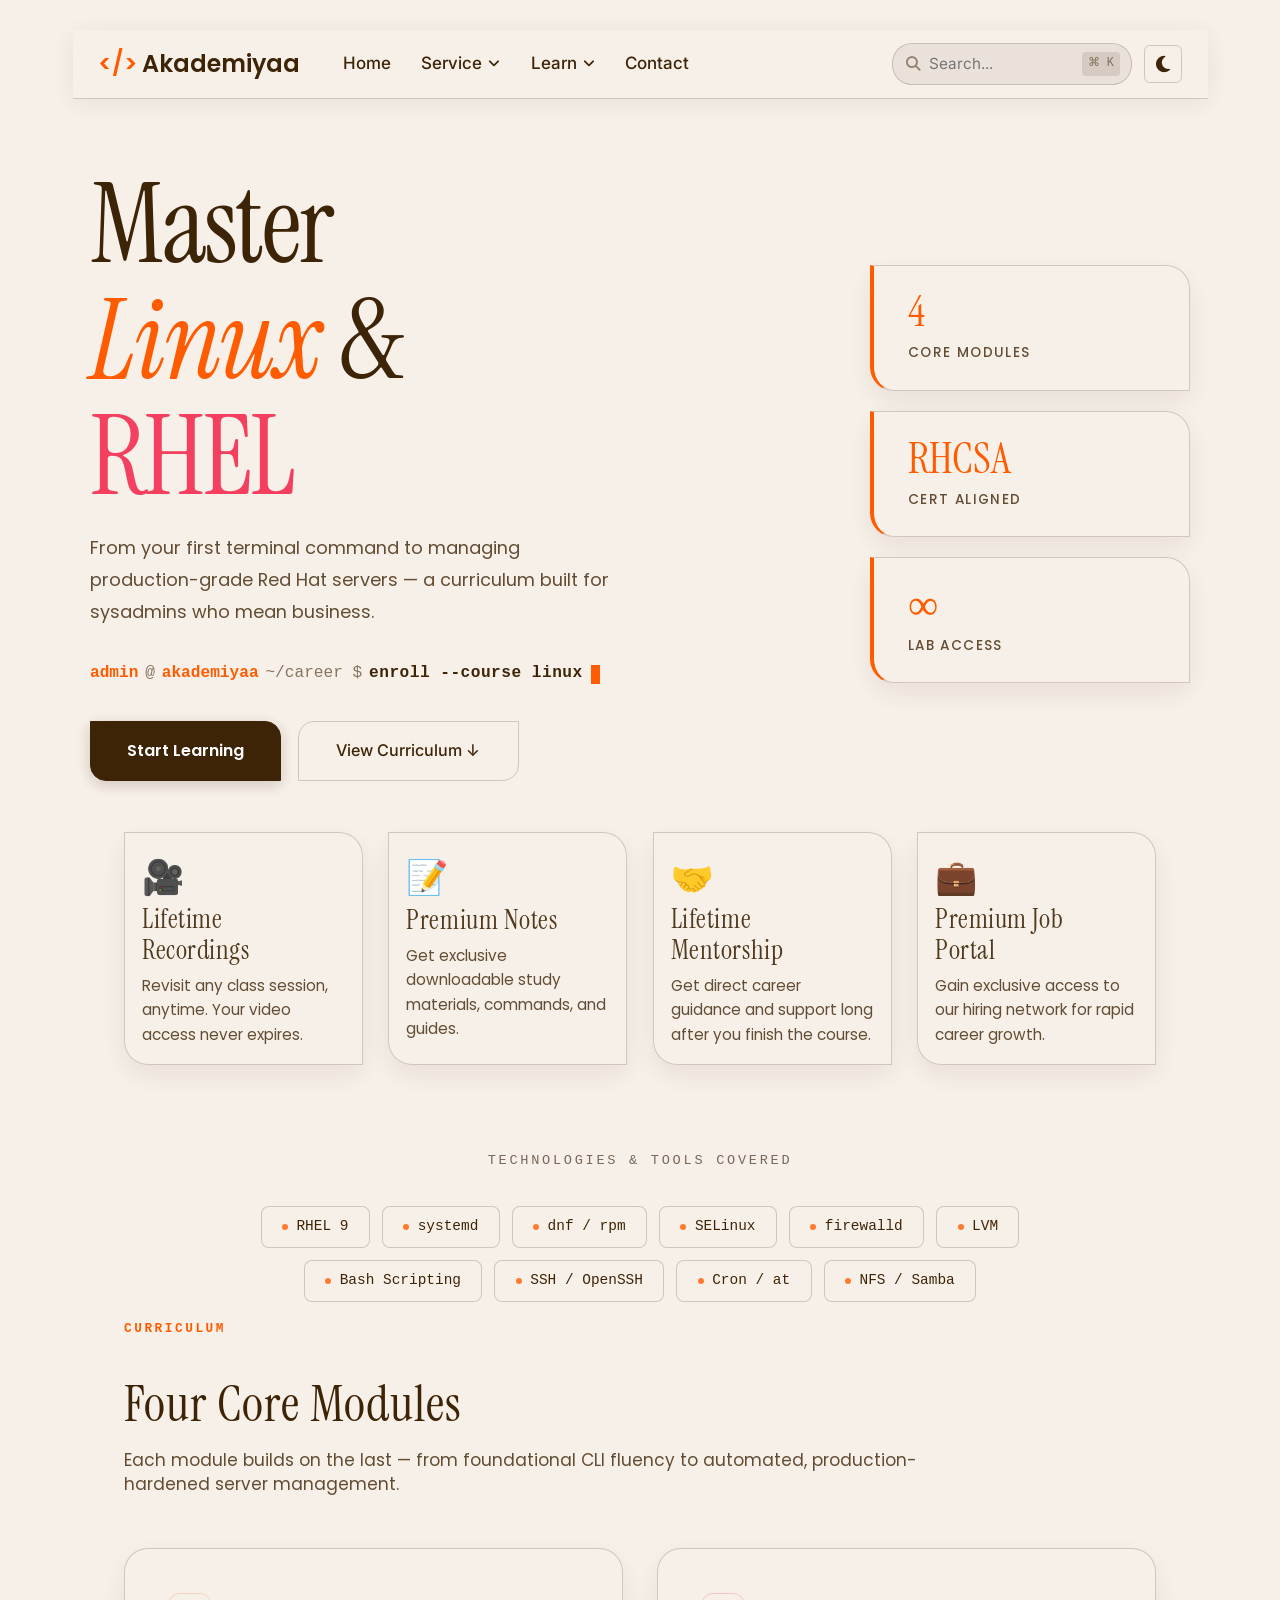
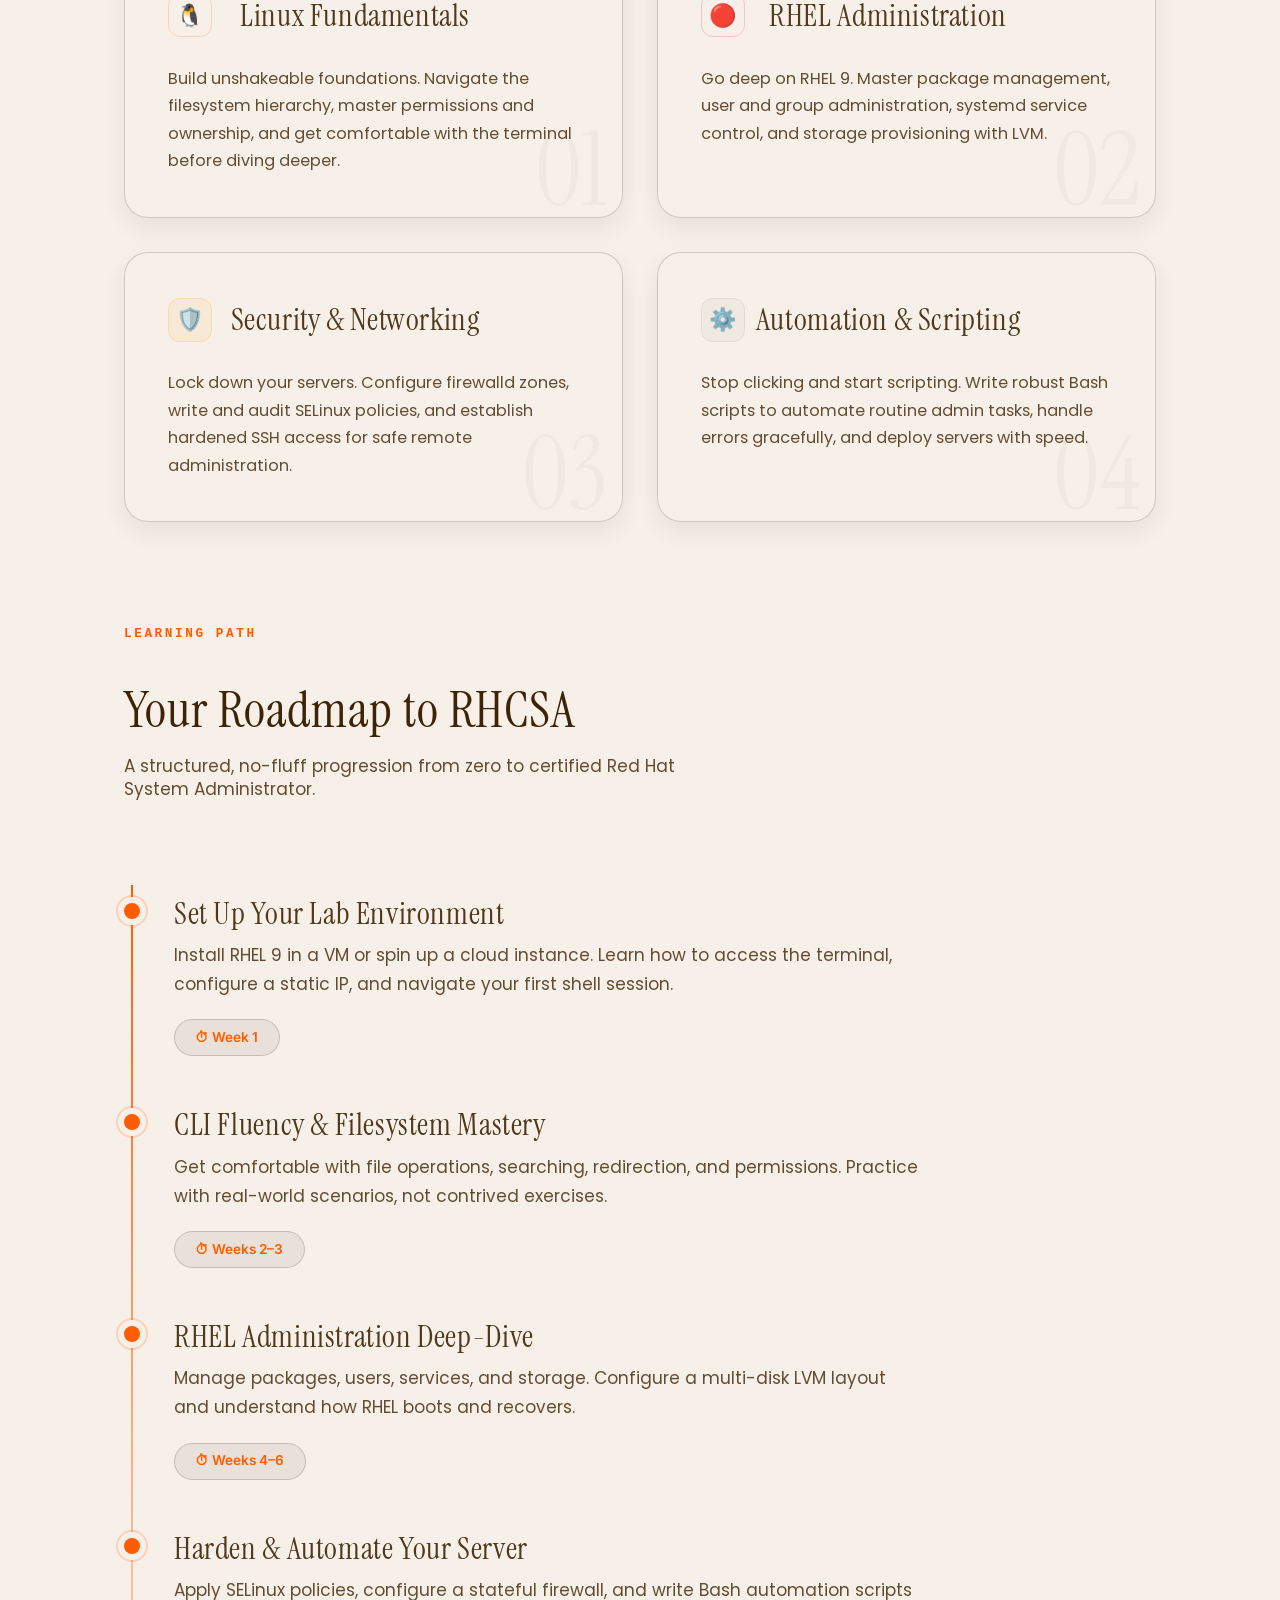
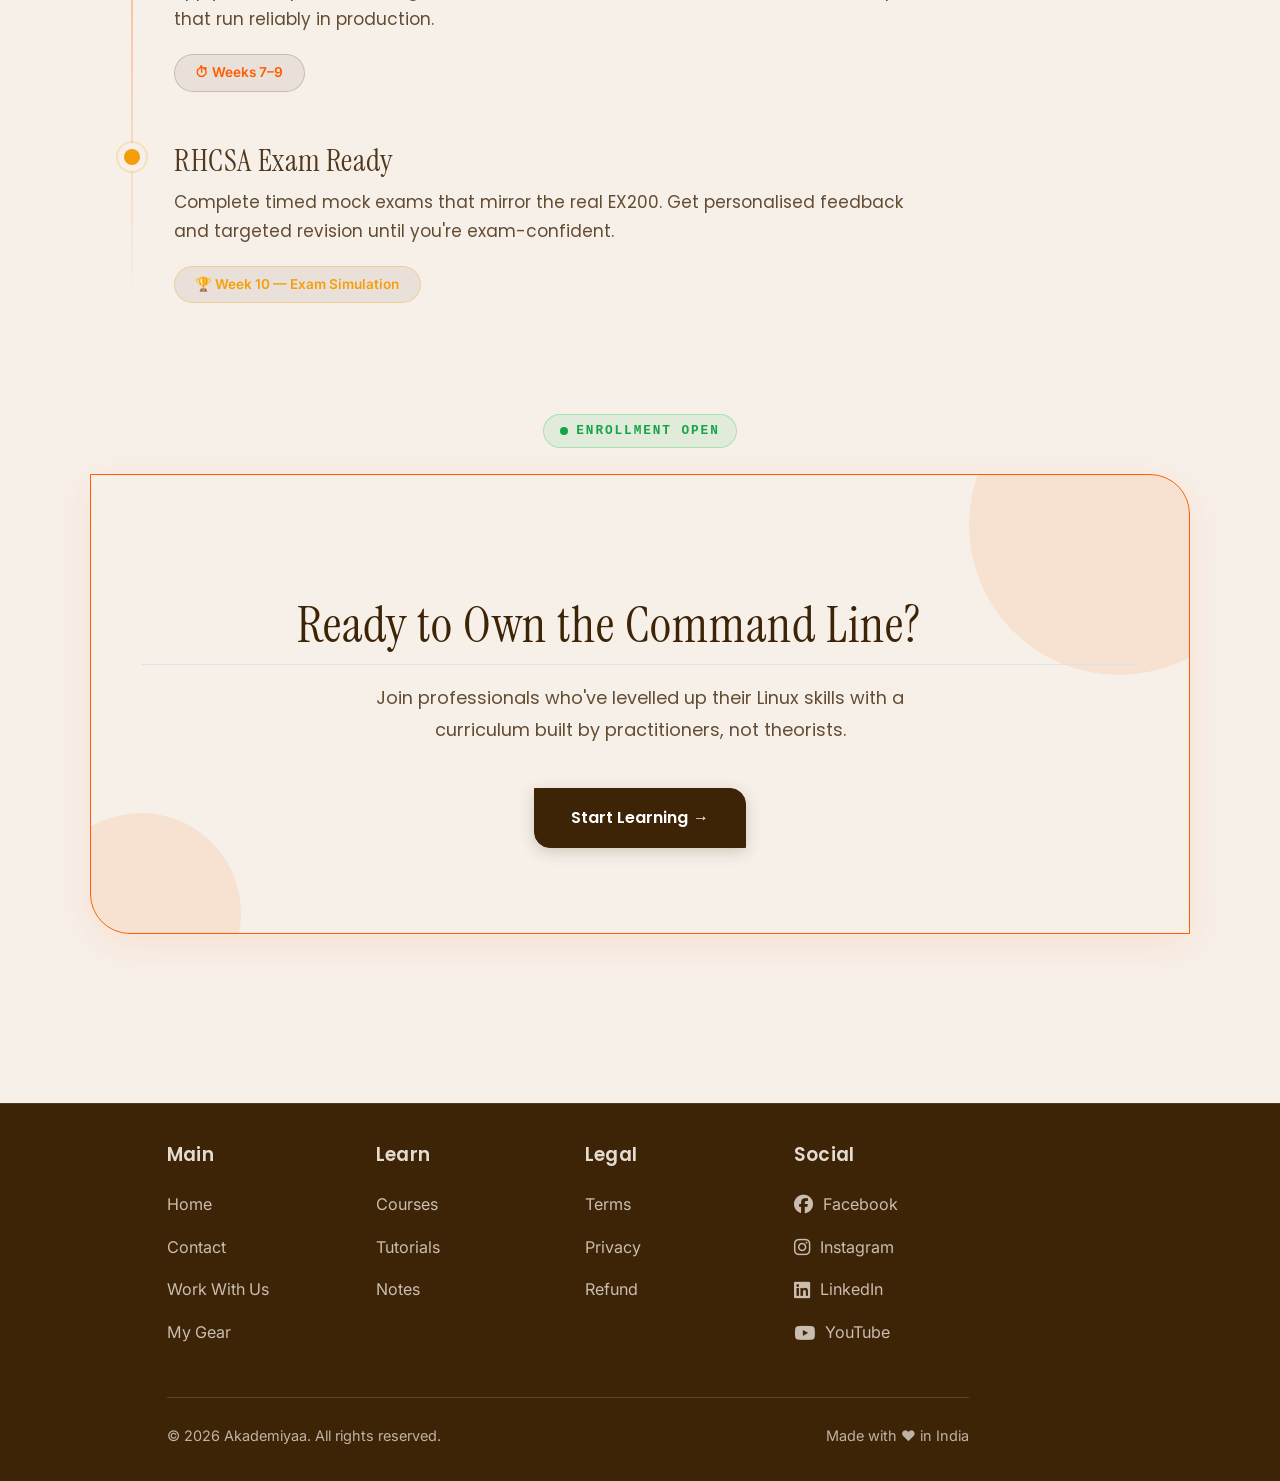
<file: docs/courses/linux.html>
<!DOCTYPE html>
<html xmlns="http://www.w3.org/1999/xhtml" lang="en" xml:lang="en"><head>

<meta charset="utf-8">
<meta name="generator" content="quarto-1.8.26">

<meta name="viewport" content="width=device-width, initial-scale=1.0, user-scalable=yes">


<title>linux – Akademiyaa</title>
<style>
code{white-space: pre-wrap;}
span.smallcaps{font-variant: small-caps;}
div.columns{display: flex; gap: min(4vw, 1.5em);}
div.column{flex: auto; overflow-x: auto;}
div.hanging-indent{margin-left: 1.5em; text-indent: -1.5em;}
ul.task-list{list-style: none;}
ul.task-list li input[type="checkbox"] {
  width: 0.8em;
  margin: 0 0.8em 0.2em -1em; /* quarto-specific, see https://github.com/quarto-dev/quarto-cli/issues/4556 */ 
  vertical-align: middle;
}
</style>


<script src="../site_libs/quarto-nav/quarto-nav.js"></script>
<script src="../site_libs/clipboard/clipboard.min.js"></script>
<script src="../site_libs/quarto-search/autocomplete.umd.js"></script>
<script src="../site_libs/quarto-search/fuse.min.js"></script>
<script src="../site_libs/quarto-search/quarto-search.js"></script>
<meta name="quarto:offset" content="../">
<script src="../site_libs/quarto-html/quarto.js" type="module"></script>
<script src="../site_libs/quarto-html/tabsets/tabsets.js" type="module"></script>
<script src="../site_libs/quarto-html/axe/axe-check.js" type="module"></script>
<script src="../site_libs/quarto-html/popper.min.js"></script>
<script src="../site_libs/quarto-html/tippy.umd.min.js"></script>
<script src="../site_libs/quarto-html/anchor.min.js"></script>
<link href="../site_libs/quarto-html/tippy.css" rel="stylesheet">
<link href="../site_libs/quarto-html/quarto-syntax-highlighting-587c61ba64f3a5504c4d52d930310e48.css" rel="stylesheet" id="quarto-text-highlighting-styles">
<script src="../site_libs/bootstrap/bootstrap.min.js"></script>
<link href="../site_libs/bootstrap/bootstrap-icons.css" rel="stylesheet">
<link href="../site_libs/bootstrap/bootstrap-ffa9a6279353761231ec249df0a7fdd3.min.css" rel="stylesheet" append-hash="true" id="quarto-bootstrap" data-mode="light">
<script id="quarto-search-options" type="application/json">{
  "location": "sidebar",
  "copy-button": false,
  "collapse-after": 3,
  "panel-placement": "start",
  "type": "textbox",
  "limit": 50,
  "keyboard-shortcut": [
    "f",
    "/",
    "s"
  ],
  "show-item-context": false,
  "language": {
    "search-no-results-text": "No results",
    "search-matching-documents-text": "matching documents",
    "search-copy-link-title": "Copy link to search",
    "search-hide-matches-text": "Hide additional matches",
    "search-more-match-text": "more match in this document",
    "search-more-matches-text": "more matches in this document",
    "search-clear-button-title": "Clear",
    "search-text-placeholder": "",
    "search-detached-cancel-button-title": "Cancel",
    "search-submit-button-title": "Submit",
    "search-label": "Search"
  }
}</script>
<link rel="stylesheet" href="https://cdnjs.cloudflare.com/ajax/libs/font-awesome/6.4.0/css/all.min.css">


<link rel="stylesheet" href="../styles.css">
</head>

<body class="quarto-light">

<div id="quarto-search-results"></div>
<!-- content -->
<div id="quarto-content" class="quarto-container page-columns page-rows-contents page-layout-full">
<!-- sidebar -->
<!-- margin-sidebar -->
    
<!-- main -->
<main class="content column-page" id="quarto-document-content"><header id="title-block-header" class="quarto-title-block"></header>
<header class="custom-liquid-header">

  <div class="nav-container">

    

    <a href="../index.html" class="nav-brand">

      <span class="brand-brackets">&lt;/&gt;</span>Akademiyaa

    </a>



    <button class="mobile-menu-btn" id="mobile-toggle" aria-label="Toggle navigation">

      <i class="fa-solid fa-bars"></i>

    </button>



    <nav class="nav-menu" id="nav-menu">

      <ul class="nav-links">

        <li><a href="../index.html">Home</a></li>

        

        <li class="liquid-drop-item">

          <button class="liquid-drop-btn" aria-expanded="false">

            Service <i class="fa-solid fa-angle-down drop-icon"></i>

          </button>

          <ul class="liquid-drop-menu">

            <li><a href="../services/assistance.html">Remote Assistance</a></li>

            <li><a href="../services/webdev.html">Web Development</a></li>

          </ul>

        </li>



        <li class="liquid-drop-item">

          <button class="liquid-drop-btn" aria-expanded="false">

            Learn <i class="fa-solid fa-angle-down drop-icon"></i>

          </button>

          <ul class="liquid-drop-menu">

            <li><a href="../courses/all_courses.html">All Courses</a></li>

            <li><a href="../courses/clouds.html">Cloud Technologies</a></li>

            <li><a href="../courses/linux.html">Linux Distributions</a></li>

            <li><a href="../courses/languages.html">Programming Languages</a></li>

          </ul>

        </li>



        <li><a href="../contact.html">Contact</a></li>

      </ul>



      <div class="nav-actions">

        

        <div class="custom-search-container">

          <i class="fa-solid fa-magnifying-glass search-icon"></i>

          <input type="text" placeholder="Search..." class="custom-search-input" id="my-custom-search">

          <span class="search-shortcut">⌘ K</span>

        </div>



        <button id="custom-theme-toggle" class="theme-toggle-btn" aria-label="Toggle Dark Mode">

          <i class="fa-solid fa-moon dark-icon"></i>

          <i class="fa-solid fa-sun light-icon"></i>

        </button>

        

      </div>

    </nav>

  </div>

</header>



<script>

  document.addEventListener("DOMContentLoaded", () => {

    const themeToggle = document.getElementById("custom-theme-toggle");

    const htmlElement = document.documentElement;

    const mobileToggle = document.getElementById("mobile-toggle");

    const navMenu = document.getElementById("nav-menu");

    const dropdownToggles = document.querySelectorAll(".liquid-drop-btn");



    // Theme logic

    const currentTheme = localStorage.getItem("theme") || "light";

    if (currentTheme === "dark") htmlElement.setAttribute("data-bs-theme", "dark");



    themeToggle.addEventListener("click", () => {

      if (htmlElement.getAttribute("data-bs-theme") === "dark") {

        htmlElement.removeAttribute("data-bs-theme");

        localStorage.setItem("theme", "light");

      } else {

        htmlElement.setAttribute("data-bs-theme", "dark");

        localStorage.setItem("theme", "dark");

      }

    });



    // Mobile menu logic

    mobileToggle.addEventListener("click", () => navMenu.classList.toggle("active"));



    // Dropdown logic

    dropdownToggles.forEach(toggle => {

      toggle.addEventListener("click", (e) => {

        e.preventDefault(); 

        const parentLi = toggle.parentElement;

        document.querySelectorAll('.liquid-drop-item').forEach(item => {

          if (item !== parentLi) {

            item.classList.remove('open');

            item.querySelector('.drop-icon').style.transform = 'rotate(0deg)';

          }

        });

        parentLi.classList.toggle("open");

        const icon = toggle.querySelector('.drop-icon');

        icon.style.transform = parentLi.classList.contains("open") ? 'rotate(180deg)' : 'rotate(0deg)';

      });

    });

    

    document.addEventListener('click', (e) => {

      if (!e.target.closest('.liquid-drop-item')) {

        document.querySelectorAll('.liquid-drop-item').forEach(item => {

          item.classList.remove('open');

          item.querySelector('.drop-icon').style.transform = 'rotate(0deg)';

        });

      }

    });



    // SEARCH LOGIC (Connects your custom box to Quarto natively)

    const searchInput = document.getElementById("my-custom-search");



    if (searchInput) {

      document.addEventListener("keydown", (e) => {

        if ((e.metaKey || e.ctrlKey) && e.key === "k") {

          e.preventDefault(); 

          searchInput.focus(); 

        }

      });



      searchInput.addEventListener("keydown", (e) => {

        if (e.key === "Enter") {

          e.preventDefault(); 

          const query = searchInput.value.trim();

          

          if (query !== "") {

            // Find Quarto's real hidden search button

            const quartoBtn = document.querySelector("#quarto-search, .quarto-search-button");

            

            if (quartoBtn) {

              quartoBtn.click(); // Open the modal

              

              // Wait for modal to appear, then type the query

              setTimeout(() => {

                const modalInput = document.querySelector("#quarto-search-input, .aa-Input");

                if (modalInput) {

                  modalInput.value = query;

                  modalInput.dispatchEvent(new Event("input", { bubbles: true }));

                  modalInput.focus();

                }

              }, 200); 

            } else {

              window.location.href = `/search.html?q=${encodeURIComponent(query)}`;

            }

          }

        }

      });

    }

  });

</script>




<div class="linux-page">

  <div class="wd-hero content-section" style="padding-top: 4rem; padding-bottom: 2rem;">

    <div class="wd-hero-copy">
      
      <div class="wd-hero-title">
        Master<br>
        <span class="accent">Linux</span> &amp;<br>
        <span class="rhel">RHEL</span>
      </div>
      
      <p class="wd-hero-subtitle">
        From your first terminal command to managing production-grade 
        Red Hat servers — a curriculum built for sysadmins who mean business.
      </p>

      

      <div class="terminal-prompt">
        <span class="prompt-user">admin</span><span class="prompt-at">@</span><span class="prompt-host">akademiyaa</span>
        <span class="prompt-path">~/career $</span>
        <span class="prompt-cmd">enroll --course linux</span>
        <span class="cursor"></span>
      </div>

      <div class="wd-hero-actions">
        <a href="../contact.html" class="btn-primary-wd">Start Learning</a>
        <a href="#modules" class="btn-ghost-wd">View Curriculum ↓</a>
      </div>
    </div>

    <div class="wd-hero-visual">
      <div class="linux-stats-grid">
        <div class="linux-stat-card">
          <span class="linux-stat-num">4</span>
          <span class="linux-stat-label">Core Modules</span>
        </div>
        <div class="linux-stat-card">
          <span class="linux-stat-num">RHCSA</span>
          <span class="linux-stat-label">Cert Aligned</span>
        </div>
        <div class="linux-stat-card">
          <span class="linux-stat-num">∞</span>
          <span class="linux-stat-label">Lab Access</span>
        </div>
      </div>
    </div>

  </div>
  
  <section class="content-section" style="padding-top: 1rem; padding-bottom: 2rem;">
    <div class="linux-benefits-grid">
      
      <div class="benefit-card">
        <div class="benefit-icon">🎥</div> 
        <h4 class="anchored">Lifetime Recordings</h4>
        <p>Revisit any class session, anytime. Your video access never expires.</p>
      </div>

      <div class="benefit-card">
        <div class="benefit-icon">📝</div>
        <h4 class="anchored">Premium Notes</h4>
        <p>Get exclusive downloadable study materials, commands, and guides.</p>
      </div>

      <div class="benefit-card">
        <div class="benefit-icon">🤝</div>
        <h4 class="anchored">Lifetime Mentorship</h4>
        <p>Get direct career guidance and support long after you finish the course.</p>
      </div>

      <div class="benefit-card">
        <div class="benefit-icon">💼</div>
        <h4 class="anchored">Premium Job Portal</h4>
        <p>Gain exclusive access to our hiring network for rapid career growth.</p>
      </div>

    </div>
  </section>

  <section class="tools-strip content-section" style="margin-top: 1rem; padding-top: 2rem; padding-bottom: 4rem;">
    <div style="text-align: center;">
      <div class="tools-label">Technologies &amp; Tools Covered</div>
      <div class="tools-row">
        <span class="tool-box"><span class="dot"></span>RHEL 9</span>
        <span class="tool-box"><span class="dot"></span>systemd</span>
        <span class="tool-box"><span class="dot"></span>dnf / rpm</span>
        <span class="tool-box"><span class="dot"></span>SELinux</span>
        <span class="tool-box"><span class="dot"></span>firewalld</span>
        <span class="tool-box"><span class="dot"></span>LVM</span>
        <span class="tool-box"><span class="dot"></span>Bash Scripting</span>
        <span class="tool-box"><span class="dot"></span>SSH / OpenSSH</span>
        <span class="tool-box"><span class="dot"></span>Cron / at</span>
        <span class="tool-box"><span class="dot"></span>NFS / Samba</span>
      </div>
    </div>
  </section>
    
<section id="modules" class="content-section" style="padding-top: 0;">
    
    <div style="max-width: 850px; margin-bottom: 3rem;">
      <div class="section-label">Curriculum</div>
      <h2 class="section-title anchored">Four Core Modules</h2>
      <p class="section-body" style="max-width: 100%;">
        Each module builds on the last — from foundational CLI fluency to 
        automated, production-hardened server management.
      </p>
    </div>

    <div class="linux-modules-grid">

      <div class="linux-mod-card mod-1" data-num="01">
        <div class="mod-header">
          <div class="mod-icon">🐧</div>
          <h3 class="mod-title anchored">Linux Fundamentals</h3>
        </div>
        <p class="mod-desc">Build unshakeable foundations. Navigate the filesystem hierarchy, master permissions and ownership, and get comfortable with the terminal before diving deeper.</p>
        
        <div class="mod-topics-expand">
          <div class="mod-topics-inner">
            <span class="mod-topic">CLI navigation</span>
            <span class="mod-topic">chmod / chown</span>
            <span class="mod-topic">Filesystem Hierarchy</span>
            <span class="mod-topic">Processes &amp; Signals</span>
            <span class="mod-topic">vim / nano</span>
            <span class="mod-topic">Pipelines</span>
          </div>
        </div>
      </div>

      <div class="linux-mod-card mod-2" data-num="02">
        <div class="mod-header">
          <div class="mod-icon">🔴</div>
          <h3 class="mod-title anchored">RHEL Administration</h3>
        </div>
        <p class="mod-desc">Go deep on RHEL 9. Master package management, user and group administration, systemd service control, and storage provisioning with LVM.</p>
        
        <div class="mod-topics-expand">
          <div class="mod-topics-inner">
            <span class="mod-topic">dnf / rpm</span>
            <span class="mod-topic">useradd / groupmod</span>
            <span class="mod-topic">systemctl</span>
            <span class="mod-topic">LVM &amp; Partitioning</span>
            <span class="mod-topic">journalctl</span>
            <span class="mod-topic">grub2</span>
          </div>
        </div>
      </div>

      <div class="linux-mod-card mod-3" data-num="03">
        <div class="mod-header">
          <div class="mod-icon">🛡️</div>
          <h3 class="mod-title anchored">Security &amp; Networking</h3>
        </div>
        <p class="mod-desc">Lock down your servers. Configure firewalld zones, write and audit SELinux policies, and establish hardened SSH access for safe remote administration.</p>
        
        <div class="mod-topics-expand">
          <div class="mod-topics-inner">
            <span class="mod-topic">firewalld</span>
            <span class="mod-topic">SELinux policies</span>
            <span class="mod-topic">SSH hardening</span>
            <span class="mod-topic">PAM</span>
            <span class="mod-topic">auditd</span>
            <span class="mod-topic">fail2ban</span>
          </div>
        </div>
      </div>

      <div class="linux-mod-card mod-4" data-num="04">
        <div class="mod-header">
          <div class="mod-icon">⚙️</div>
          <h3 class="mod-title anchored">Automation &amp; Scripting</h3>
        </div>
        <p class="mod-desc">Stop clicking and start scripting. Write robust Bash scripts to automate routine admin tasks, handle errors gracefully, and deploy servers with speed.</p>
        
        <div class="mod-topics-expand">
          <div class="mod-topics-inner">
            <span class="mod-topic">Bash scripting</span>
            <span class="mod-topic">cron &amp; at</span>
            <span class="mod-topic">Functions &amp; Arrays</span>
            <span class="mod-topic">Error handling</span>
            <span class="mod-topic">Heredocs</span>
            <span class="mod-topic">Logging</span>
          </div>
        </div>
      </div>

    </div>
  </section>
  
  <section class="content-section" style="padding-top: 4rem;">
    <div style="max-width: 600px; margin-bottom: 4rem;">
      <div class="section-label" style="margin-bottom: 1rem;">Learning Path</div>
      <h2 class="section-title anchored">Your Roadmap to RHCSA</h2>
      <p class="section-body" style="max-width: 100%;">
        A structured, no-fluff progression from zero to certified Red Hat System Administrator.
      </p>
    </div>

    <div class="rhcsa-timeline">

      <div class="rhcsa-step">
        <div class="rhcsa-dot"></div>
        <div class="rhcsa-content">
          <h4 class="anchored">Set Up Your Lab Environment</h4>
          <p>Install RHEL 9 in a VM or spin up a cloud instance. Learn how to access the terminal, configure a static IP, and navigate your first shell session.</p>
          <span class="rhcsa-duration">⏱ Week 1</span>
        </div>
      </div>

      <div class="rhcsa-step">
        <div class="rhcsa-dot"></div>
        <div class="rhcsa-content">
          <h4 class="anchored">CLI Fluency &amp; Filesystem Mastery</h4>
          <p>Get comfortable with file operations, searching, redirection, and permissions. Practice with real-world scenarios, not contrived exercises.</p>
          <span class="rhcsa-duration">⏱ Weeks 2–3</span>
        </div>
      </div>

      <div class="rhcsa-step">
        <div class="rhcsa-dot"></div>
        <div class="rhcsa-content">
          <h4 class="anchored">RHEL Administration Deep-Dive</h4>
          <p>Manage packages, users, services, and storage. Configure a multi-disk LVM layout and understand how RHEL boots and recovers.</p>
          <span class="rhcsa-duration">⏱ Weeks 4–6</span>
        </div>
      </div>

      <div class="rhcsa-step">
        <div class="rhcsa-dot"></div>
        <div class="rhcsa-content">
          <h4 class="anchored">Harden &amp; Automate Your Server</h4>
          <p>Apply SELinux policies, configure a stateful firewall, and write Bash automation scripts that run reliably in production.</p>
          <span class="rhcsa-duration">⏱ Weeks 7–9</span>
        </div>
      </div>

      <div class="rhcsa-step">
        <div class="rhcsa-dot" style="background: #f59e0b; box-shadow: 0 0 0 6px var(--page-bg), 0 0 0 8px rgba(245,158,11,0.2);"></div>
        <div class="rhcsa-content">
          <h4 class="anchored">RHCSA Exam Ready</h4>
          <p>Complete timed mock exams that mirror the real EX200. Get personalised feedback and targeted revision until you're exam-confident.</p>
          <span class="rhcsa-duration" style="color: #f59e0b; border-color: rgba(245,158,11,0.3);">🏆 Week 10 — Exam Simulation</span>
        </div>
      </div>

    </div>
  </section>
  
  
 <div class="enrollment-badge">
    <span class="blink-dot"></span> Enrollment Open
  </div>

  <div class="wd-cta content-section" style="margin-top: 0; margin-bottom: 5rem;">
    <h2 class="anchored">Ready to Own the Command Line?</h2>
    <p>
      Join professionals who've levelled up their Linux skills with a 
      curriculum built by practitioners, not theorists.
    </p>
    <div class="wd-cta-actions">
      <a href="../contact.html" class="btn-primary-wd">Start Learning →</a>
    </div>
  </div>

</div>



</main> <!-- /main -->
<footer class="akademiyaa-footer">

  <div class="footer-grid-container">

    

    <div class="footer-col">

      <h4 class="footer-heading">Main</h4>

      <a href="../index.html">Home</a>

      <a href="../contact.html">Contact</a>

      <a href="../services/assistance.html">Work With Us</a>

      <a href="../about.html">My Gear</a>

    </div>

    

    <div class="footer-col">

      <h4 class="footer-heading">Learn</h4>

      <a href="../courses/clouds.html">Courses</a> <a href="../courses/coding.qmd">Tutorials</a>

      <a href="../notes.qmd">Notes</a>

    </div>

    

    <div class="footer-col">

      <h4 class="footer-heading">Legal</h4>

      <a href="../terms.qmd">Terms</a>

      <a href="../privacy.qmd">Privacy</a>

      <a href="../refund.qmd">Refund</a>

    </div>

    

    <div class="footer-col">

      <h4 class="footer-heading">Social</h4>

      <a href="https://facebook.com/yourpage" target="_blank"><i class="fa-brands fa-facebook"></i> Facebook</a>

      <a href="https://instagram.com/yourprofile" target="_blank"><i class="fa-brands fa-instagram"></i> Instagram</a>

      <a href="https://linkedin.com/in/yourprofile" target="_blank"><i class="fa-brands fa-linkedin"></i> LinkedIn</a>

      <a href="https://youtube.com/yourchannel" target="_blank"><i class="fa-brands fa-youtube"></i> YouTube</a>

    </div>



  </div>

  

  <div class="footer-bottom">

    <span class="footer-copyright">© 2026 Akademiyaa. All rights reserved.</span>

    <span class="footer-made-with">Made with ❤️ in India</span>

  </div>

</footer>
<script id="quarto-html-after-body" type="application/javascript">
  window.document.addEventListener("DOMContentLoaded", function (event) {
    const icon = "";
    const anchorJS = new window.AnchorJS();
    anchorJS.options = {
      placement: 'right',
      icon: icon
    };
    anchorJS.add('.anchored');
    const isCodeAnnotation = (el) => {
      for (const clz of el.classList) {
        if (clz.startsWith('code-annotation-')) {                     
          return true;
        }
      }
      return false;
    }
    const onCopySuccess = function(e) {
      // button target
      const button = e.trigger;
      // don't keep focus
      button.blur();
      // flash "checked"
      button.classList.add('code-copy-button-checked');
      var currentTitle = button.getAttribute("title");
      button.setAttribute("title", "Copied!");
      let tooltip;
      if (window.bootstrap) {
        button.setAttribute("data-bs-toggle", "tooltip");
        button.setAttribute("data-bs-placement", "left");
        button.setAttribute("data-bs-title", "Copied!");
        tooltip = new bootstrap.Tooltip(button, 
          { trigger: "manual", 
            customClass: "code-copy-button-tooltip",
            offset: [0, -8]});
        tooltip.show();    
      }
      setTimeout(function() {
        if (tooltip) {
          tooltip.hide();
          button.removeAttribute("data-bs-title");
          button.removeAttribute("data-bs-toggle");
          button.removeAttribute("data-bs-placement");
        }
        button.setAttribute("title", currentTitle);
        button.classList.remove('code-copy-button-checked');
      }, 1000);
      // clear code selection
      e.clearSelection();
    }
    const getTextToCopy = function(trigger) {
      const outerScaffold = trigger.parentElement.cloneNode(true);
      const codeEl = outerScaffold.querySelector('code');
      for (const childEl of codeEl.children) {
        if (isCodeAnnotation(childEl)) {
          childEl.remove();
        }
      }
      return codeEl.innerText;
    }
    const clipboard = new window.ClipboardJS('.code-copy-button:not([data-in-quarto-modal])', {
      text: getTextToCopy
    });
    clipboard.on('success', onCopySuccess);
    if (window.document.getElementById('quarto-embedded-source-code-modal')) {
      const clipboardModal = new window.ClipboardJS('.code-copy-button[data-in-quarto-modal]', {
        text: getTextToCopy,
        container: window.document.getElementById('quarto-embedded-source-code-modal')
      });
      clipboardModal.on('success', onCopySuccess);
    }
      var localhostRegex = new RegExp(/^(?:http|https):\/\/localhost\:?[0-9]*\//);
      var mailtoRegex = new RegExp(/^mailto:/);
        var filterRegex = new RegExp("https:\/\/akademiyaa\.github\.io\/");
      var isInternal = (href) => {
          return filterRegex.test(href) || localhostRegex.test(href) || mailtoRegex.test(href);
      }
      // Inspect non-navigation links and adorn them if external
     var links = window.document.querySelectorAll('a[href]:not(.nav-link):not(.navbar-brand):not(.toc-action):not(.sidebar-link):not(.sidebar-item-toggle):not(.pagination-link):not(.no-external):not([aria-hidden]):not(.dropdown-item):not(.quarto-navigation-tool):not(.about-link)');
      for (var i=0; i<links.length; i++) {
        const link = links[i];
        if (!isInternal(link.href)) {
          // undo the damage that might have been done by quarto-nav.js in the case of
          // links that we want to consider external
          if (link.dataset.originalHref !== undefined) {
            link.href = link.dataset.originalHref;
          }
            // target, if specified
            link.setAttribute("target", "_blank");
            if (link.getAttribute("rel") === null) {
              link.setAttribute("rel", "noopener");
            }
        }
      }
    function tippyHover(el, contentFn, onTriggerFn, onUntriggerFn) {
      const config = {
        allowHTML: true,
        maxWidth: 500,
        delay: 100,
        arrow: false,
        appendTo: function(el) {
            return el.parentElement;
        },
        interactive: true,
        interactiveBorder: 10,
        theme: 'quarto',
        placement: 'bottom-start',
      };
      if (contentFn) {
        config.content = contentFn;
      }
      if (onTriggerFn) {
        config.onTrigger = onTriggerFn;
      }
      if (onUntriggerFn) {
        config.onUntrigger = onUntriggerFn;
      }
      window.tippy(el, config); 
    }
    const noterefs = window.document.querySelectorAll('a[role="doc-noteref"]');
    for (var i=0; i<noterefs.length; i++) {
      const ref = noterefs[i];
      tippyHover(ref, function() {
        // use id or data attribute instead here
        let href = ref.getAttribute('data-footnote-href') || ref.getAttribute('href');
        try { href = new URL(href).hash; } catch {}
        const id = href.replace(/^#\/?/, "");
        const note = window.document.getElementById(id);
        if (note) {
          return note.innerHTML;
        } else {
          return "";
        }
      });
    }
    const xrefs = window.document.querySelectorAll('a.quarto-xref');
    const processXRef = (id, note) => {
      // Strip column container classes
      const stripColumnClz = (el) => {
        el.classList.remove("page-full", "page-columns");
        if (el.children) {
          for (const child of el.children) {
            stripColumnClz(child);
          }
        }
      }
      stripColumnClz(note)
      if (id === null || id.startsWith('sec-')) {
        // Special case sections, only their first couple elements
        const container = document.createElement("div");
        if (note.children && note.children.length > 2) {
          container.appendChild(note.children[0].cloneNode(true));
          for (let i = 1; i < note.children.length; i++) {
            const child = note.children[i];
            if (child.tagName === "P" && child.innerText === "") {
              continue;
            } else {
              container.appendChild(child.cloneNode(true));
              break;
            }
          }
          if (window.Quarto?.typesetMath) {
            window.Quarto.typesetMath(container);
          }
          return container.innerHTML
        } else {
          if (window.Quarto?.typesetMath) {
            window.Quarto.typesetMath(note);
          }
          return note.innerHTML;
        }
      } else {
        // Remove any anchor links if they are present
        const anchorLink = note.querySelector('a.anchorjs-link');
        if (anchorLink) {
          anchorLink.remove();
        }
        if (window.Quarto?.typesetMath) {
          window.Quarto.typesetMath(note);
        }
        if (note.classList.contains("callout")) {
          return note.outerHTML;
        } else {
          return note.innerHTML;
        }
      }
    }
    for (var i=0; i<xrefs.length; i++) {
      const xref = xrefs[i];
      tippyHover(xref, undefined, function(instance) {
        instance.disable();
        let url = xref.getAttribute('href');
        let hash = undefined; 
        if (url.startsWith('#')) {
          hash = url;
        } else {
          try { hash = new URL(url).hash; } catch {}
        }
        if (hash) {
          const id = hash.replace(/^#\/?/, "");
          const note = window.document.getElementById(id);
          if (note !== null) {
            try {
              const html = processXRef(id, note.cloneNode(true));
              instance.setContent(html);
            } finally {
              instance.enable();
              instance.show();
            }
          } else {
            // See if we can fetch this
            fetch(url.split('#')[0])
            .then(res => res.text())
            .then(html => {
              const parser = new DOMParser();
              const htmlDoc = parser.parseFromString(html, "text/html");
              const note = htmlDoc.getElementById(id);
              if (note !== null) {
                const html = processXRef(id, note);
                instance.setContent(html);
              } 
            }).finally(() => {
              instance.enable();
              instance.show();
            });
          }
        } else {
          // See if we can fetch a full url (with no hash to target)
          // This is a special case and we should probably do some content thinning / targeting
          fetch(url)
          .then(res => res.text())
          .then(html => {
            const parser = new DOMParser();
            const htmlDoc = parser.parseFromString(html, "text/html");
            const note = htmlDoc.querySelector('main.content');
            if (note !== null) {
              // This should only happen for chapter cross references
              // (since there is no id in the URL)
              // remove the first header
              if (note.children.length > 0 && note.children[0].tagName === "HEADER") {
                note.children[0].remove();
              }
              const html = processXRef(null, note);
              instance.setContent(html);
            } 
          }).finally(() => {
            instance.enable();
            instance.show();
          });
        }
      }, function(instance) {
      });
    }
        let selectedAnnoteEl;
        const selectorForAnnotation = ( cell, annotation) => {
          let cellAttr = 'data-code-cell="' + cell + '"';
          let lineAttr = 'data-code-annotation="' +  annotation + '"';
          const selector = 'span[' + cellAttr + '][' + lineAttr + ']';
          return selector;
        }
        const selectCodeLines = (annoteEl) => {
          const doc = window.document;
          const targetCell = annoteEl.getAttribute("data-target-cell");
          const targetAnnotation = annoteEl.getAttribute("data-target-annotation");
          const annoteSpan = window.document.querySelector(selectorForAnnotation(targetCell, targetAnnotation));
          const lines = annoteSpan.getAttribute("data-code-lines").split(",");
          const lineIds = lines.map((line) => {
            return targetCell + "-" + line;
          })
          let top = null;
          let height = null;
          let parent = null;
          if (lineIds.length > 0) {
              //compute the position of the single el (top and bottom and make a div)
              const el = window.document.getElementById(lineIds[0]);
              top = el.offsetTop;
              height = el.offsetHeight;
              parent = el.parentElement.parentElement;
            if (lineIds.length > 1) {
              const lastEl = window.document.getElementById(lineIds[lineIds.length - 1]);
              const bottom = lastEl.offsetTop + lastEl.offsetHeight;
              height = bottom - top;
            }
            if (top !== null && height !== null && parent !== null) {
              // cook up a div (if necessary) and position it 
              let div = window.document.getElementById("code-annotation-line-highlight");
              if (div === null) {
                div = window.document.createElement("div");
                div.setAttribute("id", "code-annotation-line-highlight");
                div.style.position = 'absolute';
                parent.appendChild(div);
              }
              div.style.top = top - 2 + "px";
              div.style.height = height + 4 + "px";
              div.style.left = 0;
              let gutterDiv = window.document.getElementById("code-annotation-line-highlight-gutter");
              if (gutterDiv === null) {
                gutterDiv = window.document.createElement("div");
                gutterDiv.setAttribute("id", "code-annotation-line-highlight-gutter");
                gutterDiv.style.position = 'absolute';
                const codeCell = window.document.getElementById(targetCell);
                const gutter = codeCell.querySelector('.code-annotation-gutter');
                gutter.appendChild(gutterDiv);
              }
              gutterDiv.style.top = top - 2 + "px";
              gutterDiv.style.height = height + 4 + "px";
            }
            selectedAnnoteEl = annoteEl;
          }
        };
        const unselectCodeLines = () => {
          const elementsIds = ["code-annotation-line-highlight", "code-annotation-line-highlight-gutter"];
          elementsIds.forEach((elId) => {
            const div = window.document.getElementById(elId);
            if (div) {
              div.remove();
            }
          });
          selectedAnnoteEl = undefined;
        };
          // Handle positioning of the toggle
      window.addEventListener(
        "resize",
        throttle(() => {
          elRect = undefined;
          if (selectedAnnoteEl) {
            selectCodeLines(selectedAnnoteEl);
          }
        }, 10)
      );
      function throttle(fn, ms) {
      let throttle = false;
      let timer;
        return (...args) => {
          if(!throttle) { // first call gets through
              fn.apply(this, args);
              throttle = true;
          } else { // all the others get throttled
              if(timer) clearTimeout(timer); // cancel #2
              timer = setTimeout(() => {
                fn.apply(this, args);
                timer = throttle = false;
              }, ms);
          }
        };
      }
        // Attach click handler to the DT
        const annoteDls = window.document.querySelectorAll('dt[data-target-cell]');
        for (const annoteDlNode of annoteDls) {
          annoteDlNode.addEventListener('click', (event) => {
            const clickedEl = event.target;
            if (clickedEl !== selectedAnnoteEl) {
              unselectCodeLines();
              const activeEl = window.document.querySelector('dt[data-target-cell].code-annotation-active');
              if (activeEl) {
                activeEl.classList.remove('code-annotation-active');
              }
              selectCodeLines(clickedEl);
              clickedEl.classList.add('code-annotation-active');
            } else {
              // Unselect the line
              unselectCodeLines();
              clickedEl.classList.remove('code-annotation-active');
            }
          });
        }
    const findCites = (el) => {
      const parentEl = el.parentElement;
      if (parentEl) {
        const cites = parentEl.dataset.cites;
        if (cites) {
          return {
            el,
            cites: cites.split(' ')
          };
        } else {
          return findCites(el.parentElement)
        }
      } else {
        return undefined;
      }
    };
    var bibliorefs = window.document.querySelectorAll('a[role="doc-biblioref"]');
    for (var i=0; i<bibliorefs.length; i++) {
      const ref = bibliorefs[i];
      const citeInfo = findCites(ref);
      if (citeInfo) {
        tippyHover(citeInfo.el, function() {
          var popup = window.document.createElement('div');
          citeInfo.cites.forEach(function(cite) {
            var citeDiv = window.document.createElement('div');
            citeDiv.classList.add('hanging-indent');
            citeDiv.classList.add('csl-entry');
            var biblioDiv = window.document.getElementById('ref-' + cite);
            if (biblioDiv) {
              citeDiv.innerHTML = biblioDiv.innerHTML;
            }
            popup.appendChild(citeDiv);
          });
          return popup.innerHTML;
        });
      }
    }
  });
  </script>
</div> <!-- /content -->




</body></html>
</file>
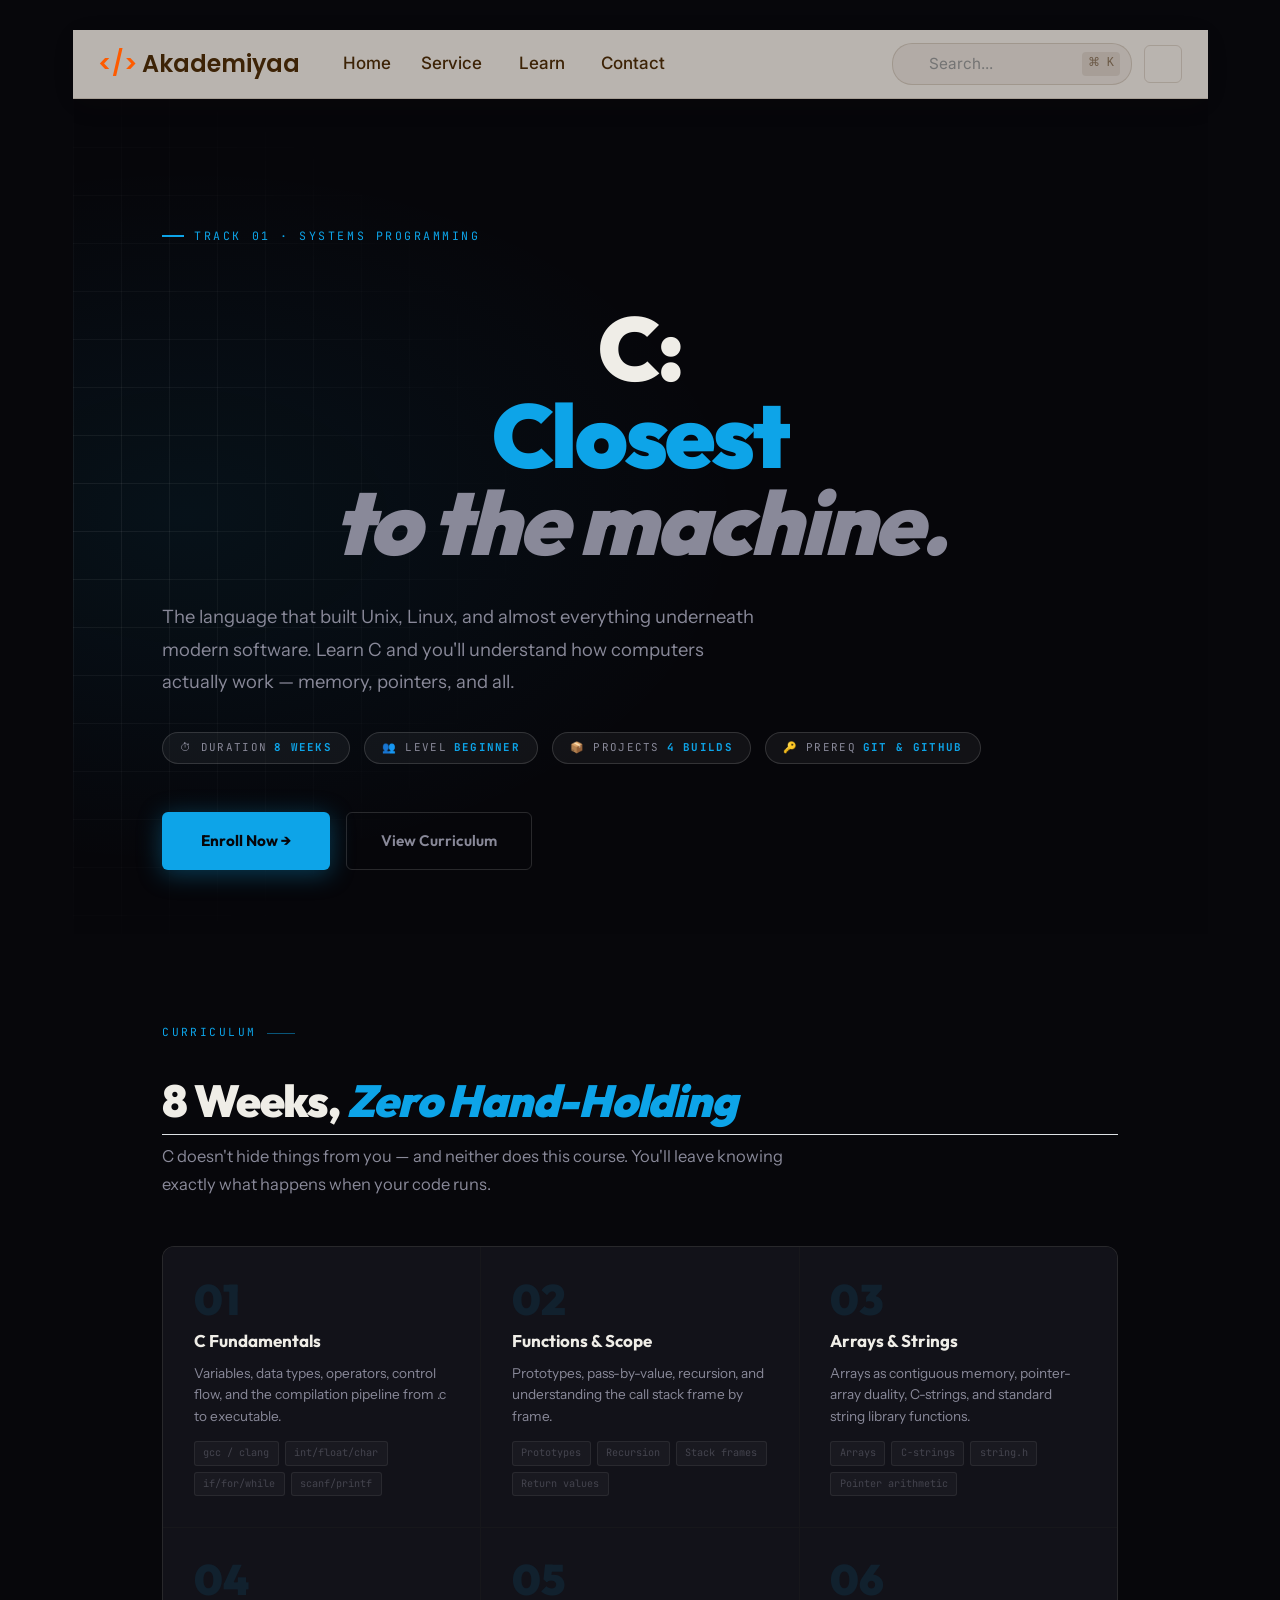
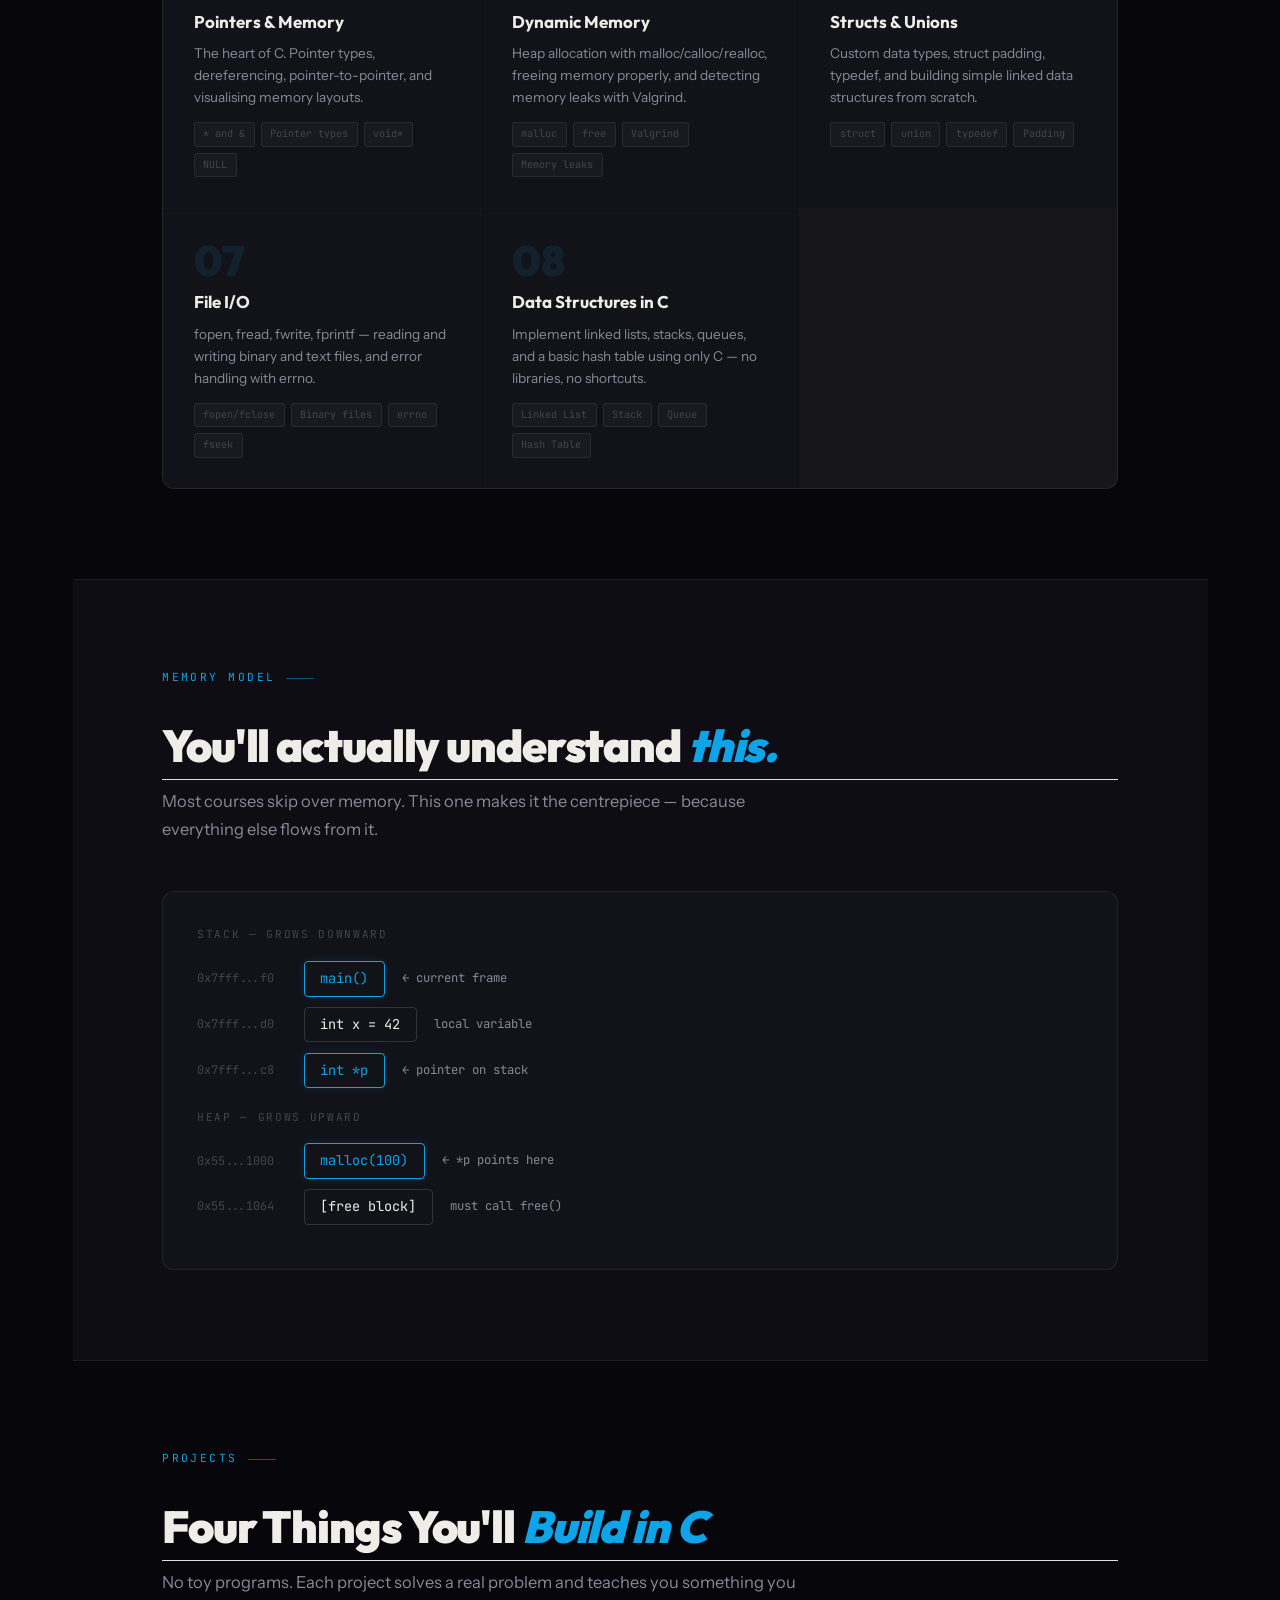
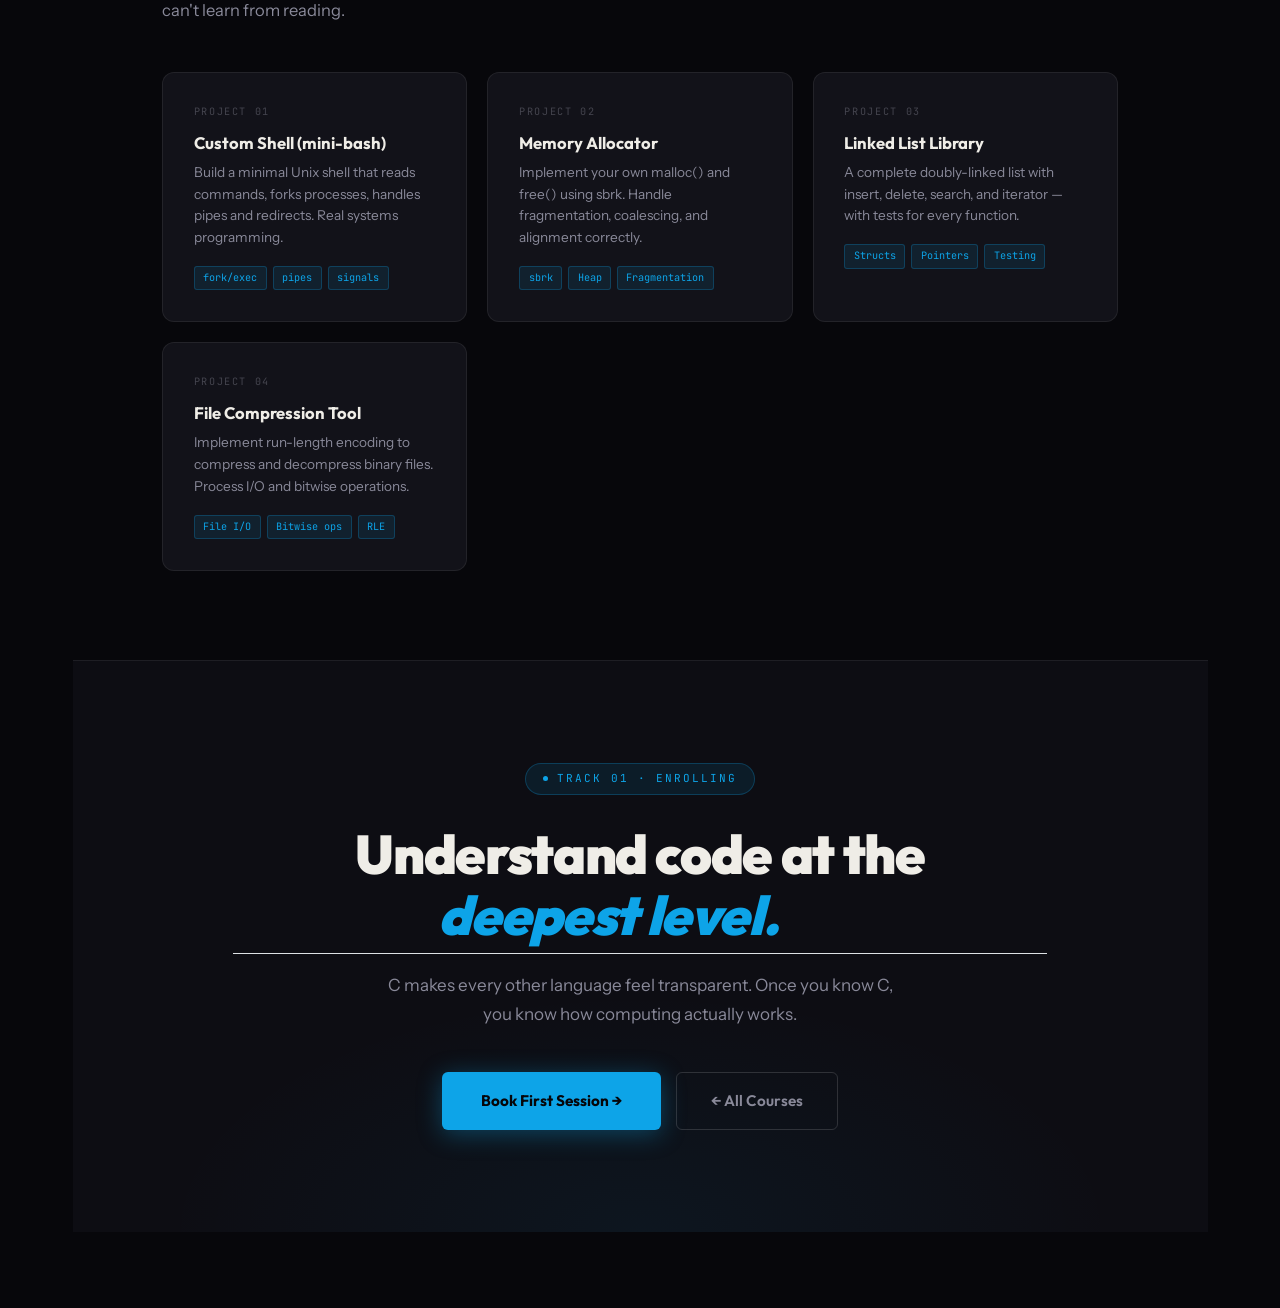
<file: docs/learn/c-programming.html>
<!DOCTYPE html>
<html xmlns="http://www.w3.org/1999/xhtml" lang="en" xml:lang="en"><head>

<meta charset="utf-8">
<meta name="generator" content="quarto-1.8.26">

<meta name="viewport" content="width=device-width, initial-scale=1.0, user-scalable=yes">


<title>C Programming – Akademiyaa</title>
<style>
code{white-space: pre-wrap;}
span.smallcaps{font-variant: small-caps;}
div.columns{display: flex; gap: min(4vw, 1.5em);}
div.column{flex: auto; overflow-x: auto;}
div.hanging-indent{margin-left: 1.5em; text-indent: -1.5em;}
ul.task-list{list-style: none;}
ul.task-list li input[type="checkbox"] {
  width: 0.8em;
  margin: 0 0.8em 0.2em -1em; /* quarto-specific, see https://github.com/quarto-dev/quarto-cli/issues/4556 */ 
  vertical-align: middle;
}
</style>


<script src="../site_libs/quarto-nav/quarto-nav.js"></script>
<script src="../site_libs/clipboard/clipboard.min.js"></script>
<script src="../site_libs/quarto-search/autocomplete.umd.js"></script>
<script src="../site_libs/quarto-search/fuse.min.js"></script>
<script src="../site_libs/quarto-search/quarto-search.js"></script>
<meta name="quarto:offset" content="../">
<script src="../site_libs/quarto-html/quarto.js" type="module"></script>
<script src="../site_libs/quarto-html/tabsets/tabsets.js" type="module"></script>
<script src="../site_libs/quarto-html/axe/axe-check.js" type="module"></script>
<script src="../site_libs/quarto-html/popper.min.js"></script>
<script src="../site_libs/quarto-html/tippy.umd.min.js"></script>
<script src="../site_libs/quarto-html/anchor.min.js"></script>
<link href="../site_libs/quarto-html/tippy.css" rel="stylesheet">
<link href="../site_libs/quarto-html/quarto-syntax-highlighting-587c61ba64f3a5504c4d52d930310e48.css" rel="stylesheet" id="quarto-text-highlighting-styles">
<script src="../site_libs/bootstrap/bootstrap.min.js"></script>
<link href="../site_libs/bootstrap/bootstrap-icons.css" rel="stylesheet">
<link href="../site_libs/bootstrap/bootstrap-ffa9a6279353761231ec249df0a7fdd3.min.css" rel="stylesheet" append-hash="true" id="quarto-bootstrap" data-mode="light">
<script id="quarto-search-options" type="application/json">{
  "location": "sidebar",
  "copy-button": false,
  "collapse-after": 3,
  "panel-placement": "start",
  "type": "textbox",
  "limit": 50,
  "keyboard-shortcut": [
    "f",
    "/",
    "s"
  ],
  "show-item-context": false,
  "language": {
    "search-no-results-text": "No results",
    "search-matching-documents-text": "matching documents",
    "search-copy-link-title": "Copy link to search",
    "search-hide-matches-text": "Hide additional matches",
    "search-more-match-text": "more match in this document",
    "search-more-matches-text": "more matches in this document",
    "search-clear-button-title": "Clear",
    "search-text-placeholder": "",
    "search-detached-cancel-button-title": "Cancel",
    "search-submit-button-title": "Submit",
    "search-label": "Search"
  }
}</script>
<link href="https://fonts.googleapis.com/css2?family=Outfit:wght@300;400;600;700;900&amp;family=Instrument+Sans:ital,wght@0,400;0,500;0,600;1,400&amp;family=JetBrains+Mono:wght@400;500&amp;display=swap" rel="stylesheet">


<link rel="stylesheet" href="../styles.css">
</head>

<body class="quarto-light">

<div id="quarto-search-results"></div>
<!-- content -->
<div id="quarto-content" class="quarto-container page-columns page-rows-contents page-layout-full">
<!-- sidebar -->
<!-- margin-sidebar -->
    
<!-- main -->
<main class="content column-page" id="quarto-document-content">
<header class="custom-liquid-header">

  <div class="nav-container">

    

    <a href="../index.html" class="nav-brand">

      <span class="brand-brackets">&lt;/&gt;</span>Akademiyaa

    </a>



    <button class="mobile-menu-btn" id="mobile-toggle" aria-label="Toggle navigation">

      <i class="fa-solid fa-bars"></i>

    </button>



    <nav class="nav-menu" id="nav-menu">

      <ul class="nav-links">

        <li><a href="../index.html">Home</a></li>

        

        <li class="liquid-drop-item">

          <button class="liquid-drop-btn" aria-expanded="false">

            Service <i class="fa-solid fa-angle-down drop-icon"></i>

          </button>

          <ul class="liquid-drop-menu">

            <li><a href="../services/assistance.html">Remote Assistance</a></li>

            <li><a href="../services/webdev.html">Web Development</a></li>

          </ul>

        </li>



        <li class="liquid-drop-item">

          <button class="liquid-drop-btn" aria-expanded="false">

            Learn <i class="fa-solid fa-angle-down drop-icon"></i>

          </button>

          <ul class="liquid-drop-menu">

            <li><a href="../courses/all_courses.html">All Courses</a></li>

            <li><a href="../courses/clouds.html">Cloud Technologies</a></li>

            <li><a href="../courses/linux.html">Linux Distributions</a></li>

            <li><a href="../courses/languages.html">Programming Languages</a></li>

          </ul>

        </li>



        <li><a href="../contact.html">Contact</a></li>

      </ul>



      <div class="nav-actions">

        

        <div class="custom-search-container">

          <i class="fa-solid fa-magnifying-glass search-icon"></i>

          <input type="text" placeholder="Search..." class="custom-search-input" id="my-custom-search">

          <span class="search-shortcut">⌘ K</span>

        </div>



        <button id="custom-theme-toggle" class="theme-toggle-btn" aria-label="Toggle Dark Mode">

          <i class="fa-solid fa-moon dark-icon"></i>

          <i class="fa-solid fa-sun light-icon"></i>

        </button>

        

      </div>

    </nav>

  </div>

</header>



<script>

  document.addEventListener("DOMContentLoaded", () => {

    const themeToggle = document.getElementById("custom-theme-toggle");

    const htmlElement = document.documentElement;

    const mobileToggle = document.getElementById("mobile-toggle");

    const navMenu = document.getElementById("nav-menu");

    const dropdownToggles = document.querySelectorAll(".liquid-drop-btn");



    // Theme logic

    const currentTheme = localStorage.getItem("theme") || "light";

    if (currentTheme === "dark") htmlElement.setAttribute("data-bs-theme", "dark");



    themeToggle.addEventListener("click", () => {

      if (htmlElement.getAttribute("data-bs-theme") === "dark") {

        htmlElement.removeAttribute("data-bs-theme");

        localStorage.setItem("theme", "light");

      } else {

        htmlElement.setAttribute("data-bs-theme", "dark");

        localStorage.setItem("theme", "dark");

      }

    });



    // Mobile menu logic

    mobileToggle.addEventListener("click", () => navMenu.classList.toggle("active"));



    // Dropdown logic

    dropdownToggles.forEach(toggle => {

      toggle.addEventListener("click", (e) => {

        e.preventDefault(); 

        const parentLi = toggle.parentElement;

        document.querySelectorAll('.liquid-drop-item').forEach(item => {

          if (item !== parentLi) {

            item.classList.remove('open');

            item.querySelector('.drop-icon').style.transform = 'rotate(0deg)';

          }

        });

        parentLi.classList.toggle("open");

        const icon = toggle.querySelector('.drop-icon');

        icon.style.transform = parentLi.classList.contains("open") ? 'rotate(180deg)' : 'rotate(0deg)';

      });

    });

    

    document.addEventListener('click', (e) => {

      if (!e.target.closest('.liquid-drop-item')) {

        document.querySelectorAll('.liquid-drop-item').forEach(item => {

          item.classList.remove('open');

          item.querySelector('.drop-icon').style.transform = 'rotate(0deg)';

        });

      }

    });



    // SEARCH LOGIC (Connects your custom box to Quarto natively)

    const searchInput = document.getElementById("my-custom-search");



    if (searchInput) {

      document.addEventListener("keydown", (e) => {

        if ((e.metaKey || e.ctrlKey) && e.key === "k") {

          e.preventDefault(); 

          searchInput.focus(); 

        }

      });



      searchInput.addEventListener("keydown", (e) => {

        if (e.key === "Enter") {

          e.preventDefault(); 

          const query = searchInput.value.trim();

          

          if (query !== "") {

            // Find Quarto's real hidden search button

            const quartoBtn = document.querySelector("#quarto-search, .quarto-search-button");

            

            if (quartoBtn) {

              quartoBtn.click(); // Open the modal

              

              // Wait for modal to appear, then type the query

              setTimeout(() => {

                const modalInput = document.querySelector("#quarto-search-input, .aa-Input");

                if (modalInput) {

                  modalInput.value = query;

                  modalInput.dispatchEvent(new Event("input", { bubbles: true }));

                  modalInput.focus();

                }

              }, 200); 

            } else {

              window.location.href = `/search.html?q=${encodeURIComponent(query)}`;

            }

          }

        }

      });

    }

  });

</script>

<header id="title-block-header" class="quarto-title-block default">
<div class="quarto-title">
<h1 class="title">C Programming</h1>
</div>



<div class="quarto-title-meta column-page">

    
  
    
  </div>
  


</header>


<style>
:root{--ac:#0ea5e9;--bg:#07070b;--surface:#0e0e14;--card:#13131a;--card-h:#18181f;--border:rgba(255,255,255,.07);--border-h:rgba(255,255,255,.14);--t1:#f0eee8;--t2:#8a8a9a;--t3:#45454f;--fn-head:'Outfit',sans-serif;--fn-body:'Instrument Sans',sans-serif;--fn-mono:'JetBrains Mono',monospace;--r:12px}
*,*::before,*::after{box-sizing:border-box;margin:0;padding:0}
body{background:var(--bg)!important;font-family:var(--fn-body);color:var(--t1)}
#quarto-content{padding:0!important;max-width:100%!important}
nav.navbar,footer,.quarto-title-banner{display:none!important}
a{text-decoration:none}
.page{overflow-x:hidden}
.c-hero{min-height:85vh;display:flex;flex-direction:column;justify-content:center;padding:clamp(5rem,10vw,8rem) clamp(1.5rem,7vw,7rem) clamp(3rem,5vw,4rem);position:relative;overflow:hidden;background:radial-gradient(ellipse 70% 60% at 10% 50%,rgba(14,165,233,.07) 0%,transparent 70%),var(--bg)}
.c-hero::after{content:'';position:absolute;inset:0;pointer-events:none;background-image:linear-gradient(var(--border) 1px,transparent 1px),linear-gradient(90deg,var(--border) 1px,transparent 1px);background-size:48px 48px;mask-image:radial-gradient(ellipse 60% 80% at 0% 50%,black 0%,transparent 70%)}
.c-kicker{font-family:var(--fn-mono);font-size:.68rem;letter-spacing:.22em;text-transform:uppercase;color:var(--ac);margin-bottom:1.5rem;display:flex;align-items:center;gap:.6rem;position:relative;z-index:2}
.c-kicker::before{content:'';width:22px;height:1.5px;background:var(--ac)}
.c-h1{font-family:var(--fn-head)!important;font-size:clamp(3rem,7vw,6rem)!important;font-weight:900!important;line-height:.97!important;color:var(--t1)!important;letter-spacing:-.03em;margin-bottom:.4em!important;max-width:16ch;position:relative;z-index:2}
.hi{color:var(--ac)} .it{font-style:italic;color:var(--t2)}
.c-desc{font-family:var(--fn-body);font-size:clamp(.95rem,1.5vw,1.08rem);color:var(--t2);line-height:1.75;max-width:50ch;margin-bottom:2rem;position:relative;z-index:2}
.c-meta{display:flex;flex-wrap:wrap;gap:.8rem;margin-bottom:2.8rem;position:relative;z-index:2}
.c-chip{font-family:var(--fn-mono);font-size:.64rem;letter-spacing:.12em;text-transform:uppercase;color:var(--t2);background:rgba(255,255,255,.05);border:1px solid var(--border-h);padding:.38rem 1rem;border-radius:100px;display:flex;align-items:center;gap:.4rem}
.c-chip b{color:var(--ac)}
.c-hero-btns{display:flex;flex-wrap:wrap;gap:.9rem;position:relative;z-index:2}
.btn-ac{font-family:var(--fn-head);font-weight:700;font-size:.9rem;color:#07070b!important;background:var(--ac);padding:.95rem 2.3rem;border-radius:6px;transition:all .22s;box-shadow:0 4px 24px rgba(14,165,233,.35);display:inline-flex;align-items:center;gap:.4rem}
.btn-ac:hover{filter:brightness(1.1);transform:translateY(-2px)}
.btn-ghost{font-family:var(--fn-head);font-weight:600;font-size:.9rem;color:var(--t2)!important;background:transparent;padding:.95rem 2rem;border-radius:6px;border:1px solid var(--border-h);transition:all .22s}
.btn-ghost:hover{border-color:var(--ac);color:var(--t1)!important}
.s{padding:clamp(3.5rem,7vw,6rem) clamp(1.5rem,7vw,7rem);max-width:1400px;margin:0 auto}
.s-alt{background:var(--surface);border-top:1px solid var(--border);border-bottom:1px solid var(--border)}
.s-lbl{font-family:var(--fn-mono);font-size:.66rem;letter-spacing:.22em;text-transform:uppercase;color:var(--ac);margin-bottom:.8rem;display:flex;align-items:center;gap:.6rem}
.s-lbl::after{content:'';display:block;height:1px;width:28px;background:var(--ac);opacity:.5}
.s-title{font-family:var(--fn-head)!important;font-size:clamp(1.8rem,3.5vw,2.8rem)!important;font-weight:900!important;color:var(--t1)!important;letter-spacing:-.025em;margin-bottom:.4rem!important;line-height:1.08!important}
.s-title em{font-style:italic;color:var(--ac)}
.s-desc{font-family:var(--fn-body);font-size:.97rem;color:var(--t2);max-width:58ch;line-height:1.72;margin-bottom:2.8rem}
.grid{display:grid;grid-template-columns:repeat(auto-fill,minmax(270px,1fr));gap:1px;background:var(--border);border:1px solid var(--border);border-radius:var(--r);overflow:hidden}
.gc{background:var(--card);padding:1.8rem;transition:background .2s;cursor:default}
.gc:hover{background:var(--card-h)}
.gc-num{font-family:var(--fn-head);font-size:2.5rem;font-weight:900;color:rgba(14,165,233,.1);line-height:1;margin-bottom:.4rem;display:block}
.gc-name{font-family:var(--fn-head);font-size:1rem;font-weight:700;color:var(--t1);margin-bottom:.5rem}
.gc-desc{font-family:var(--fn-body);font-size:.8rem;color:var(--t2);line-height:1.6;margin-bottom:.8rem}
.pills{display:flex;flex-wrap:wrap;gap:.35rem}
.pill{font-family:var(--fn-mono);font-size:.6rem;color:var(--t3);background:rgba(255,255,255,.03);border:1px solid var(--border);padding:.18rem .5rem;border-radius:3px;transition:color .2s,border-color .2s}
.gc:hover .pill{color:var(--ac);border-color:rgba(14,165,233,.25)}
.proj-grid{display:grid;grid-template-columns:repeat(auto-fill,minmax(260px,1fr));gap:1.2rem}
.pc{background:var(--card);border:1px solid var(--border);border-radius:var(--r);padding:1.8rem;transition:all .25s;cursor:default;position:relative;overflow:hidden}
.pc:hover{border-color:var(--ac);transform:translateY(-3px)}
.pc::before{content:'';position:absolute;bottom:0;left:0;right:0;height:2px;background:var(--ac);transform:scaleX(0);transition:transform .35s}
.pc:hover::before{transform:scaleX(1)}
.pc-num{font-family:var(--fn-mono);font-size:.6rem;letter-spacing:.16em;text-transform:uppercase;color:var(--t3);margin-bottom:.7rem;display:block}
.pc-name{font-family:var(--fn-head);font-size:.98rem;font-weight:700;color:var(--t1);margin-bottom:.5rem;line-height:1.3}
.pc-desc{font-family:var(--fn-body);font-size:.8rem;color:var(--t2);line-height:1.6;margin-bottom:1rem}
.pc-tags{display:flex;flex-wrap:wrap;gap:.35rem}
.pc-tag{font-family:var(--fn-mono);font-size:.6rem;color:var(--ac);background:rgba(14,165,233,.1);border:1px solid rgba(14,165,233,.25);padding:.18rem .5rem;border-radius:3px}
.c-cta{text-align:center;padding:clamp(4rem,8vw,6rem) clamp(1.5rem,7vw,7rem);background:var(--surface);border-top:1px solid var(--border);position:relative;overflow:hidden}
.c-cta::before{content:'';position:absolute;inset:0;pointer-events:none;background:radial-gradient(ellipse 60% 60% at 50% 100%,rgba(14,165,233,.06) 0%,transparent 70%)}
.cta-badge{display:inline-flex;align-items:center;gap:.5rem;font-family:var(--fn-mono);font-size:.65rem;letter-spacing:.18em;text-transform:uppercase;color:var(--ac);background:rgba(14,165,233,.1);border:1px solid rgba(14,165,233,.25);padding:.35rem 1rem;border-radius:100px;margin-bottom:1.8rem}
.cta-dot{width:5px;height:5px;border-radius:50%;background:var(--ac);animation:pd 2s ease-in-out infinite}
@keyframes pd{0%,100%{transform:scale(1)}50%{transform:scale(1.6);opacity:.5}}
.c-cta h2{font-family:var(--fn-head)!important;font-size:clamp(2rem,4.5vw,3.2rem)!important;font-weight:900!important;color:var(--t1)!important;letter-spacing:-.025em;margin:0 auto 1rem!important;max-width:22ch;line-height:1.08!important;position:relative;z-index:1}
.c-cta h2 em{font-style:italic;color:var(--ac)}
.c-cta p{font-family:var(--fn-body);font-size:1rem;color:var(--t2);max-width:46ch;margin:0 auto 2.5rem;line-height:1.7;position:relative;z-index:1}
.cta-btns{display:flex;flex-wrap:wrap;gap:.9rem;justify-content:center;position:relative;z-index:1}
/* memory diagram */
.mem-diagram{background:var(--card);border:1px solid var(--border);border-radius:var(--r);padding:2rem;font-family:var(--fn-mono);font-size:.8rem;overflow-x:auto}
.mem-row{display:flex;align-items:center;gap:1rem;margin-bottom:.6rem;flex-wrap:wrap}
.mem-addr{color:var(--t3);min-width:90px;font-size:.7rem}
.mem-box{padding:.35rem .9rem;border:1px solid var(--border-h);border-radius:4px;color:var(--t1);min-width:70px;text-align:center}
.mem-box.hi-box{border-color:var(--ac);color:var(--ac);box-shadow:0 0 10px rgba(14,165,233,.15)}
.mem-label{color:var(--t2);font-size:.72rem}
@media(max-width:640px){.c-hero{padding:4rem 1.5rem 2.5rem}.s{padding:3rem 1.5rem}}
</style>

<div class="page">
<section class="c-hero">
  <div class="c-kicker">Track 01 · Systems Programming</div>
  <h1 class="c-h1">C:<br><span class="hi">Closest</span><br><span class="it">to the machine.</span></h1>
  <p class="c-desc">The language that built Unix, Linux, and almost everything underneath modern software. Learn C and you'll understand how computers actually work — memory, pointers, and all.</p>
  <div class="c-meta">
    <span class="c-chip">⏱ Duration <b>8 Weeks</b></span>
    <span class="c-chip">👥 Level <b>Beginner</b></span>
    <span class="c-chip">📦 Projects <b>4 Builds</b></span>
    <span class="c-chip">🔑 Prereq <b>Git &amp; GitHub</b></span>
  </div>
  <div class="c-hero-btns">
    <a href="../contact.html" class="btn-ac">Enroll Now →</a>
    <a href="#curriculum" class="btn-ghost">View Curriculum</a>
  </div>
</section>

<div class="s" id="curriculum">
  <div class="s-lbl">Curriculum</div>
  <h2 class="s-title anchored">8 Weeks, <em>Zero Hand-Holding</em></h2>
  <p class="s-desc">C doesn't hide things from you — and neither does this course. You'll leave knowing exactly what happens when your code runs.</p>
  <div class="grid">
    <div class="gc"><span class="gc-num">01</span><div class="gc-name">C Fundamentals</div><div class="gc-desc">Variables, data types, operators, control flow, and the compilation pipeline from .c to executable.</div><div class="pills"><span class="pill">gcc / clang</span><span class="pill">int/float/char</span><span class="pill">if/for/while</span><span class="pill">scanf/printf</span></div></div>
    <div class="gc"><span class="gc-num">02</span><div class="gc-name">Functions &amp; Scope</div><div class="gc-desc">Prototypes, pass-by-value, recursion, and understanding the call stack frame by frame.</div><div class="pills"><span class="pill">Prototypes</span><span class="pill">Recursion</span><span class="pill">Stack frames</span><span class="pill">Return values</span></div></div>
    <div class="gc"><span class="gc-num">03</span><div class="gc-name">Arrays &amp; Strings</div><div class="gc-desc">Arrays as contiguous memory, pointer-array duality, C-strings, and standard string library functions.</div><div class="pills"><span class="pill">Arrays</span><span class="pill">C-strings</span><span class="pill">string.h</span><span class="pill">Pointer arithmetic</span></div></div>
    <div class="gc"><span class="gc-num">04</span><div class="gc-name">Pointers &amp; Memory</div><div class="gc-desc">The heart of C. Pointer types, dereferencing, pointer-to-pointer, and visualising memory layouts.</div><div class="pills"><span class="pill">* and &amp;</span><span class="pill">Pointer types</span><span class="pill">void*</span><span class="pill">NULL</span></div></div>
    <div class="gc"><span class="gc-num">05</span><div class="gc-name">Dynamic Memory</div><div class="gc-desc">Heap allocation with malloc/calloc/realloc, freeing memory properly, and detecting memory leaks with Valgrind.</div><div class="pills"><span class="pill">malloc</span><span class="pill">free</span><span class="pill">Valgrind</span><span class="pill">Memory leaks</span></div></div>
    <div class="gc"><span class="gc-num">06</span><div class="gc-name">Structs &amp; Unions</div><div class="gc-desc">Custom data types, struct padding, typedef, and building simple linked data structures from scratch.</div><div class="pills"><span class="pill">struct</span><span class="pill">union</span><span class="pill">typedef</span><span class="pill">Padding</span></div></div>
    <div class="gc"><span class="gc-num">07</span><div class="gc-name">File I/O</div><div class="gc-desc">fopen, fread, fwrite, fprintf — reading and writing binary and text files, and error handling with errno.</div><div class="pills"><span class="pill">fopen/fclose</span><span class="pill">Binary files</span><span class="pill">errno</span><span class="pill">fseek</span></div></div>
    <div class="gc"><span class="gc-num">08</span><div class="gc-name">Data Structures in C</div><div class="gc-desc">Implement linked lists, stacks, queues, and a basic hash table using only C — no libraries, no shortcuts.</div><div class="pills"><span class="pill">Linked List</span><span class="pill">Stack</span><span class="pill">Queue</span><span class="pill">Hash Table</span></div></div>
  </div>
</div>

<section class="s-alt">
  <div class="s">
    <div class="s-lbl">Memory Model</div>
    <h2 class="s-title anchored">You'll actually understand <em>this.</em></h2>
    <p class="s-desc">Most courses skip over memory. This one makes it the centrepiece — because everything else flows from it.</p>
    <div class="mem-diagram">
      <div style="color:var(--t3);font-size:.65rem;letter-spacing:.15em;text-transform:uppercase;margin-bottom:1rem">Stack — grows downward</div>
      <div class="mem-row"><div class="mem-addr">0x7fff...f0</div><div class="mem-box hi-box">main()</div><div class="mem-label">← current frame</div></div>
      <div class="mem-row"><div class="mem-addr">0x7fff...d0</div><div class="mem-box">int x = 42</div><div class="mem-label">local variable</div></div>
      <div class="mem-row"><div class="mem-addr">0x7fff...c8</div><div class="mem-box hi-box">int *p</div><div class="mem-label">← pointer on stack</div></div>
      <div style="color:var(--t3);font-size:.65rem;letter-spacing:.15em;text-transform:uppercase;margin:1.2rem 0 1rem">Heap — grows upward</div>
      <div class="mem-row"><div class="mem-addr">0x55...1000</div><div class="mem-box hi-box">malloc(100)</div><div class="mem-label">← *p points here</div></div>
      <div class="mem-row"><div class="mem-addr">0x55...1064</div><div class="mem-box">[free block]</div><div class="mem-label">must call free()</div></div>
    </div>
  </div>
</section>

<div class="s">
  <div class="s-lbl">Projects</div>
  <h2 class="s-title anchored">Four Things You'll <em>Build in C</em></h2>
  <p class="s-desc">No toy programs. Each project solves a real problem and teaches you something you can't learn from reading.</p>
  <div class="proj-grid">
    <div class="pc"><span class="pc-num">Project 01</span><div class="pc-name">Custom Shell (mini-bash)</div><div class="pc-desc">Build a minimal Unix shell that reads commands, forks processes, handles pipes and redirects. Real systems programming.</div><div class="pc-tags"><span class="pc-tag">fork/exec</span><span class="pc-tag">pipes</span><span class="pc-tag">signals</span></div></div>
    <div class="pc"><span class="pc-num">Project 02</span><div class="pc-name">Memory Allocator</div><div class="pc-desc">Implement your own malloc() and free() using sbrk. Handle fragmentation, coalescing, and alignment correctly.</div><div class="pc-tags"><span class="pc-tag">sbrk</span><span class="pc-tag">Heap</span><span class="pc-tag">Fragmentation</span></div></div>
    <div class="pc"><span class="pc-num">Project 03</span><div class="pc-name">Linked List Library</div><div class="pc-desc">A complete doubly-linked list with insert, delete, search, and iterator — with tests for every function.</div><div class="pc-tags"><span class="pc-tag">Structs</span><span class="pc-tag">Pointers</span><span class="pc-tag">Testing</span></div></div>
    <div class="pc"><span class="pc-num">Project 04</span><div class="pc-name">File Compression Tool</div><div class="pc-desc">Implement run-length encoding to compress and decompress binary files. Process I/O and bitwise operations.</div><div class="pc-tags"><span class="pc-tag">File I/O</span><span class="pc-tag">Bitwise ops</span><span class="pc-tag">RLE</span></div></div>
  </div>
</div>

<section class="c-cta">
  <div class="cta-badge"><span class="cta-dot"></span>Track 01 · Enrolling</div>
  <h2 class="anchored">Understand code at the<br><em>deepest level.</em></h2>
  <p>C makes every other language feel transparent. Once you know C, you know how computing actually works.</p>
  <div class="cta-btns">
    <a href="../contact.html" class="btn-ac">Book First Session →</a>
    <a href="../learn/learn.html" class="btn-ghost">← All Courses</a>
  </div>
</section>
</div>



</main> <!-- /main -->
<footer class="akademiyaa-footer">

  <div class="footer-grid-container">

    

    <div class="footer-col">

      <h4 class="footer-heading">Main</h4>

      <a href="../index.html">Home</a>

      <a href="../contact.html">Contact</a>

      <a href="../services/assistance.html">Work With Us</a>

      <a href="../about.html">My Gear</a>

    </div>

    

    <div class="footer-col">

      <h4 class="footer-heading">Learn</h4>

      <a href="../courses/clouds.html">Courses</a> <a href="../courses/coding.qmd">Tutorials</a>

      <a href="../notes.qmd">Notes</a>

    </div>

    

    <div class="footer-col">

      <h4 class="footer-heading">Legal</h4>

      <a href="../terms.qmd">Terms</a>

      <a href="../privacy.qmd">Privacy</a>

      <a href="../refund.qmd">Refund</a>

    </div>

    

    <div class="footer-col">

      <h4 class="footer-heading">Social</h4>

      <a href="https://facebook.com/yourpage" target="_blank"><i class="fa-brands fa-facebook"></i> Facebook</a>

      <a href="https://instagram.com/yourprofile" target="_blank"><i class="fa-brands fa-instagram"></i> Instagram</a>

      <a href="https://linkedin.com/in/yourprofile" target="_blank"><i class="fa-brands fa-linkedin"></i> LinkedIn</a>

      <a href="https://youtube.com/yourchannel" target="_blank"><i class="fa-brands fa-youtube"></i> YouTube</a>

    </div>



  </div>

  

  <div class="footer-bottom">

    <span class="footer-copyright">© 2026 Akademiyaa. All rights reserved.</span>

    <span class="footer-made-with">Made with ❤️ in India</span>

  </div>

</footer>
<script id="quarto-html-after-body" type="application/javascript">
  window.document.addEventListener("DOMContentLoaded", function (event) {
    const icon = "";
    const anchorJS = new window.AnchorJS();
    anchorJS.options = {
      placement: 'right',
      icon: icon
    };
    anchorJS.add('.anchored');
    const isCodeAnnotation = (el) => {
      for (const clz of el.classList) {
        if (clz.startsWith('code-annotation-')) {                     
          return true;
        }
      }
      return false;
    }
    const onCopySuccess = function(e) {
      // button target
      const button = e.trigger;
      // don't keep focus
      button.blur();
      // flash "checked"
      button.classList.add('code-copy-button-checked');
      var currentTitle = button.getAttribute("title");
      button.setAttribute("title", "Copied!");
      let tooltip;
      if (window.bootstrap) {
        button.setAttribute("data-bs-toggle", "tooltip");
        button.setAttribute("data-bs-placement", "left");
        button.setAttribute("data-bs-title", "Copied!");
        tooltip = new bootstrap.Tooltip(button, 
          { trigger: "manual", 
            customClass: "code-copy-button-tooltip",
            offset: [0, -8]});
        tooltip.show();    
      }
      setTimeout(function() {
        if (tooltip) {
          tooltip.hide();
          button.removeAttribute("data-bs-title");
          button.removeAttribute("data-bs-toggle");
          button.removeAttribute("data-bs-placement");
        }
        button.setAttribute("title", currentTitle);
        button.classList.remove('code-copy-button-checked');
      }, 1000);
      // clear code selection
      e.clearSelection();
    }
    const getTextToCopy = function(trigger) {
      const outerScaffold = trigger.parentElement.cloneNode(true);
      const codeEl = outerScaffold.querySelector('code');
      for (const childEl of codeEl.children) {
        if (isCodeAnnotation(childEl)) {
          childEl.remove();
        }
      }
      return codeEl.innerText;
    }
    const clipboard = new window.ClipboardJS('.code-copy-button:not([data-in-quarto-modal])', {
      text: getTextToCopy
    });
    clipboard.on('success', onCopySuccess);
    if (window.document.getElementById('quarto-embedded-source-code-modal')) {
      const clipboardModal = new window.ClipboardJS('.code-copy-button[data-in-quarto-modal]', {
        text: getTextToCopy,
        container: window.document.getElementById('quarto-embedded-source-code-modal')
      });
      clipboardModal.on('success', onCopySuccess);
    }
      var localhostRegex = new RegExp(/^(?:http|https):\/\/localhost\:?[0-9]*\//);
      var mailtoRegex = new RegExp(/^mailto:/);
        var filterRegex = new RegExp("https:\/\/akademiyaa\.github\.io\/");
      var isInternal = (href) => {
          return filterRegex.test(href) || localhostRegex.test(href) || mailtoRegex.test(href);
      }
      // Inspect non-navigation links and adorn them if external
     var links = window.document.querySelectorAll('a[href]:not(.nav-link):not(.navbar-brand):not(.toc-action):not(.sidebar-link):not(.sidebar-item-toggle):not(.pagination-link):not(.no-external):not([aria-hidden]):not(.dropdown-item):not(.quarto-navigation-tool):not(.about-link)');
      for (var i=0; i<links.length; i++) {
        const link = links[i];
        if (!isInternal(link.href)) {
          // undo the damage that might have been done by quarto-nav.js in the case of
          // links that we want to consider external
          if (link.dataset.originalHref !== undefined) {
            link.href = link.dataset.originalHref;
          }
            // target, if specified
            link.setAttribute("target", "_blank");
            if (link.getAttribute("rel") === null) {
              link.setAttribute("rel", "noopener");
            }
        }
      }
    function tippyHover(el, contentFn, onTriggerFn, onUntriggerFn) {
      const config = {
        allowHTML: true,
        maxWidth: 500,
        delay: 100,
        arrow: false,
        appendTo: function(el) {
            return el.parentElement;
        },
        interactive: true,
        interactiveBorder: 10,
        theme: 'quarto',
        placement: 'bottom-start',
      };
      if (contentFn) {
        config.content = contentFn;
      }
      if (onTriggerFn) {
        config.onTrigger = onTriggerFn;
      }
      if (onUntriggerFn) {
        config.onUntrigger = onUntriggerFn;
      }
      window.tippy(el, config); 
    }
    const noterefs = window.document.querySelectorAll('a[role="doc-noteref"]');
    for (var i=0; i<noterefs.length; i++) {
      const ref = noterefs[i];
      tippyHover(ref, function() {
        // use id or data attribute instead here
        let href = ref.getAttribute('data-footnote-href') || ref.getAttribute('href');
        try { href = new URL(href).hash; } catch {}
        const id = href.replace(/^#\/?/, "");
        const note = window.document.getElementById(id);
        if (note) {
          return note.innerHTML;
        } else {
          return "";
        }
      });
    }
    const xrefs = window.document.querySelectorAll('a.quarto-xref');
    const processXRef = (id, note) => {
      // Strip column container classes
      const stripColumnClz = (el) => {
        el.classList.remove("page-full", "page-columns");
        if (el.children) {
          for (const child of el.children) {
            stripColumnClz(child);
          }
        }
      }
      stripColumnClz(note)
      if (id === null || id.startsWith('sec-')) {
        // Special case sections, only their first couple elements
        const container = document.createElement("div");
        if (note.children && note.children.length > 2) {
          container.appendChild(note.children[0].cloneNode(true));
          for (let i = 1; i < note.children.length; i++) {
            const child = note.children[i];
            if (child.tagName === "P" && child.innerText === "") {
              continue;
            } else {
              container.appendChild(child.cloneNode(true));
              break;
            }
          }
          if (window.Quarto?.typesetMath) {
            window.Quarto.typesetMath(container);
          }
          return container.innerHTML
        } else {
          if (window.Quarto?.typesetMath) {
            window.Quarto.typesetMath(note);
          }
          return note.innerHTML;
        }
      } else {
        // Remove any anchor links if they are present
        const anchorLink = note.querySelector('a.anchorjs-link');
        if (anchorLink) {
          anchorLink.remove();
        }
        if (window.Quarto?.typesetMath) {
          window.Quarto.typesetMath(note);
        }
        if (note.classList.contains("callout")) {
          return note.outerHTML;
        } else {
          return note.innerHTML;
        }
      }
    }
    for (var i=0; i<xrefs.length; i++) {
      const xref = xrefs[i];
      tippyHover(xref, undefined, function(instance) {
        instance.disable();
        let url = xref.getAttribute('href');
        let hash = undefined; 
        if (url.startsWith('#')) {
          hash = url;
        } else {
          try { hash = new URL(url).hash; } catch {}
        }
        if (hash) {
          const id = hash.replace(/^#\/?/, "");
          const note = window.document.getElementById(id);
          if (note !== null) {
            try {
              const html = processXRef(id, note.cloneNode(true));
              instance.setContent(html);
            } finally {
              instance.enable();
              instance.show();
            }
          } else {
            // See if we can fetch this
            fetch(url.split('#')[0])
            .then(res => res.text())
            .then(html => {
              const parser = new DOMParser();
              const htmlDoc = parser.parseFromString(html, "text/html");
              const note = htmlDoc.getElementById(id);
              if (note !== null) {
                const html = processXRef(id, note);
                instance.setContent(html);
              } 
            }).finally(() => {
              instance.enable();
              instance.show();
            });
          }
        } else {
          // See if we can fetch a full url (with no hash to target)
          // This is a special case and we should probably do some content thinning / targeting
          fetch(url)
          .then(res => res.text())
          .then(html => {
            const parser = new DOMParser();
            const htmlDoc = parser.parseFromString(html, "text/html");
            const note = htmlDoc.querySelector('main.content');
            if (note !== null) {
              // This should only happen for chapter cross references
              // (since there is no id in the URL)
              // remove the first header
              if (note.children.length > 0 && note.children[0].tagName === "HEADER") {
                note.children[0].remove();
              }
              const html = processXRef(null, note);
              instance.setContent(html);
            } 
          }).finally(() => {
            instance.enable();
            instance.show();
          });
        }
      }, function(instance) {
      });
    }
        let selectedAnnoteEl;
        const selectorForAnnotation = ( cell, annotation) => {
          let cellAttr = 'data-code-cell="' + cell + '"';
          let lineAttr = 'data-code-annotation="' +  annotation + '"';
          const selector = 'span[' + cellAttr + '][' + lineAttr + ']';
          return selector;
        }
        const selectCodeLines = (annoteEl) => {
          const doc = window.document;
          const targetCell = annoteEl.getAttribute("data-target-cell");
          const targetAnnotation = annoteEl.getAttribute("data-target-annotation");
          const annoteSpan = window.document.querySelector(selectorForAnnotation(targetCell, targetAnnotation));
          const lines = annoteSpan.getAttribute("data-code-lines").split(",");
          const lineIds = lines.map((line) => {
            return targetCell + "-" + line;
          })
          let top = null;
          let height = null;
          let parent = null;
          if (lineIds.length > 0) {
              //compute the position of the single el (top and bottom and make a div)
              const el = window.document.getElementById(lineIds[0]);
              top = el.offsetTop;
              height = el.offsetHeight;
              parent = el.parentElement.parentElement;
            if (lineIds.length > 1) {
              const lastEl = window.document.getElementById(lineIds[lineIds.length - 1]);
              const bottom = lastEl.offsetTop + lastEl.offsetHeight;
              height = bottom - top;
            }
            if (top !== null && height !== null && parent !== null) {
              // cook up a div (if necessary) and position it 
              let div = window.document.getElementById("code-annotation-line-highlight");
              if (div === null) {
                div = window.document.createElement("div");
                div.setAttribute("id", "code-annotation-line-highlight");
                div.style.position = 'absolute';
                parent.appendChild(div);
              }
              div.style.top = top - 2 + "px";
              div.style.height = height + 4 + "px";
              div.style.left = 0;
              let gutterDiv = window.document.getElementById("code-annotation-line-highlight-gutter");
              if (gutterDiv === null) {
                gutterDiv = window.document.createElement("div");
                gutterDiv.setAttribute("id", "code-annotation-line-highlight-gutter");
                gutterDiv.style.position = 'absolute';
                const codeCell = window.document.getElementById(targetCell);
                const gutter = codeCell.querySelector('.code-annotation-gutter');
                gutter.appendChild(gutterDiv);
              }
              gutterDiv.style.top = top - 2 + "px";
              gutterDiv.style.height = height + 4 + "px";
            }
            selectedAnnoteEl = annoteEl;
          }
        };
        const unselectCodeLines = () => {
          const elementsIds = ["code-annotation-line-highlight", "code-annotation-line-highlight-gutter"];
          elementsIds.forEach((elId) => {
            const div = window.document.getElementById(elId);
            if (div) {
              div.remove();
            }
          });
          selectedAnnoteEl = undefined;
        };
          // Handle positioning of the toggle
      window.addEventListener(
        "resize",
        throttle(() => {
          elRect = undefined;
          if (selectedAnnoteEl) {
            selectCodeLines(selectedAnnoteEl);
          }
        }, 10)
      );
      function throttle(fn, ms) {
      let throttle = false;
      let timer;
        return (...args) => {
          if(!throttle) { // first call gets through
              fn.apply(this, args);
              throttle = true;
          } else { // all the others get throttled
              if(timer) clearTimeout(timer); // cancel #2
              timer = setTimeout(() => {
                fn.apply(this, args);
                timer = throttle = false;
              }, ms);
          }
        };
      }
        // Attach click handler to the DT
        const annoteDls = window.document.querySelectorAll('dt[data-target-cell]');
        for (const annoteDlNode of annoteDls) {
          annoteDlNode.addEventListener('click', (event) => {
            const clickedEl = event.target;
            if (clickedEl !== selectedAnnoteEl) {
              unselectCodeLines();
              const activeEl = window.document.querySelector('dt[data-target-cell].code-annotation-active');
              if (activeEl) {
                activeEl.classList.remove('code-annotation-active');
              }
              selectCodeLines(clickedEl);
              clickedEl.classList.add('code-annotation-active');
            } else {
              // Unselect the line
              unselectCodeLines();
              clickedEl.classList.remove('code-annotation-active');
            }
          });
        }
    const findCites = (el) => {
      const parentEl = el.parentElement;
      if (parentEl) {
        const cites = parentEl.dataset.cites;
        if (cites) {
          return {
            el,
            cites: cites.split(' ')
          };
        } else {
          return findCites(el.parentElement)
        }
      } else {
        return undefined;
      }
    };
    var bibliorefs = window.document.querySelectorAll('a[role="doc-biblioref"]');
    for (var i=0; i<bibliorefs.length; i++) {
      const ref = bibliorefs[i];
      const citeInfo = findCites(ref);
      if (citeInfo) {
        tippyHover(citeInfo.el, function() {
          var popup = window.document.createElement('div');
          citeInfo.cites.forEach(function(cite) {
            var citeDiv = window.document.createElement('div');
            citeDiv.classList.add('hanging-indent');
            citeDiv.classList.add('csl-entry');
            var biblioDiv = window.document.getElementById('ref-' + cite);
            if (biblioDiv) {
              citeDiv.innerHTML = biblioDiv.innerHTML;
            }
            popup.appendChild(citeDiv);
          });
          return popup.innerHTML;
        });
      }
    }
  });
  </script>
</div> <!-- /content -->




</body></html>
</file>
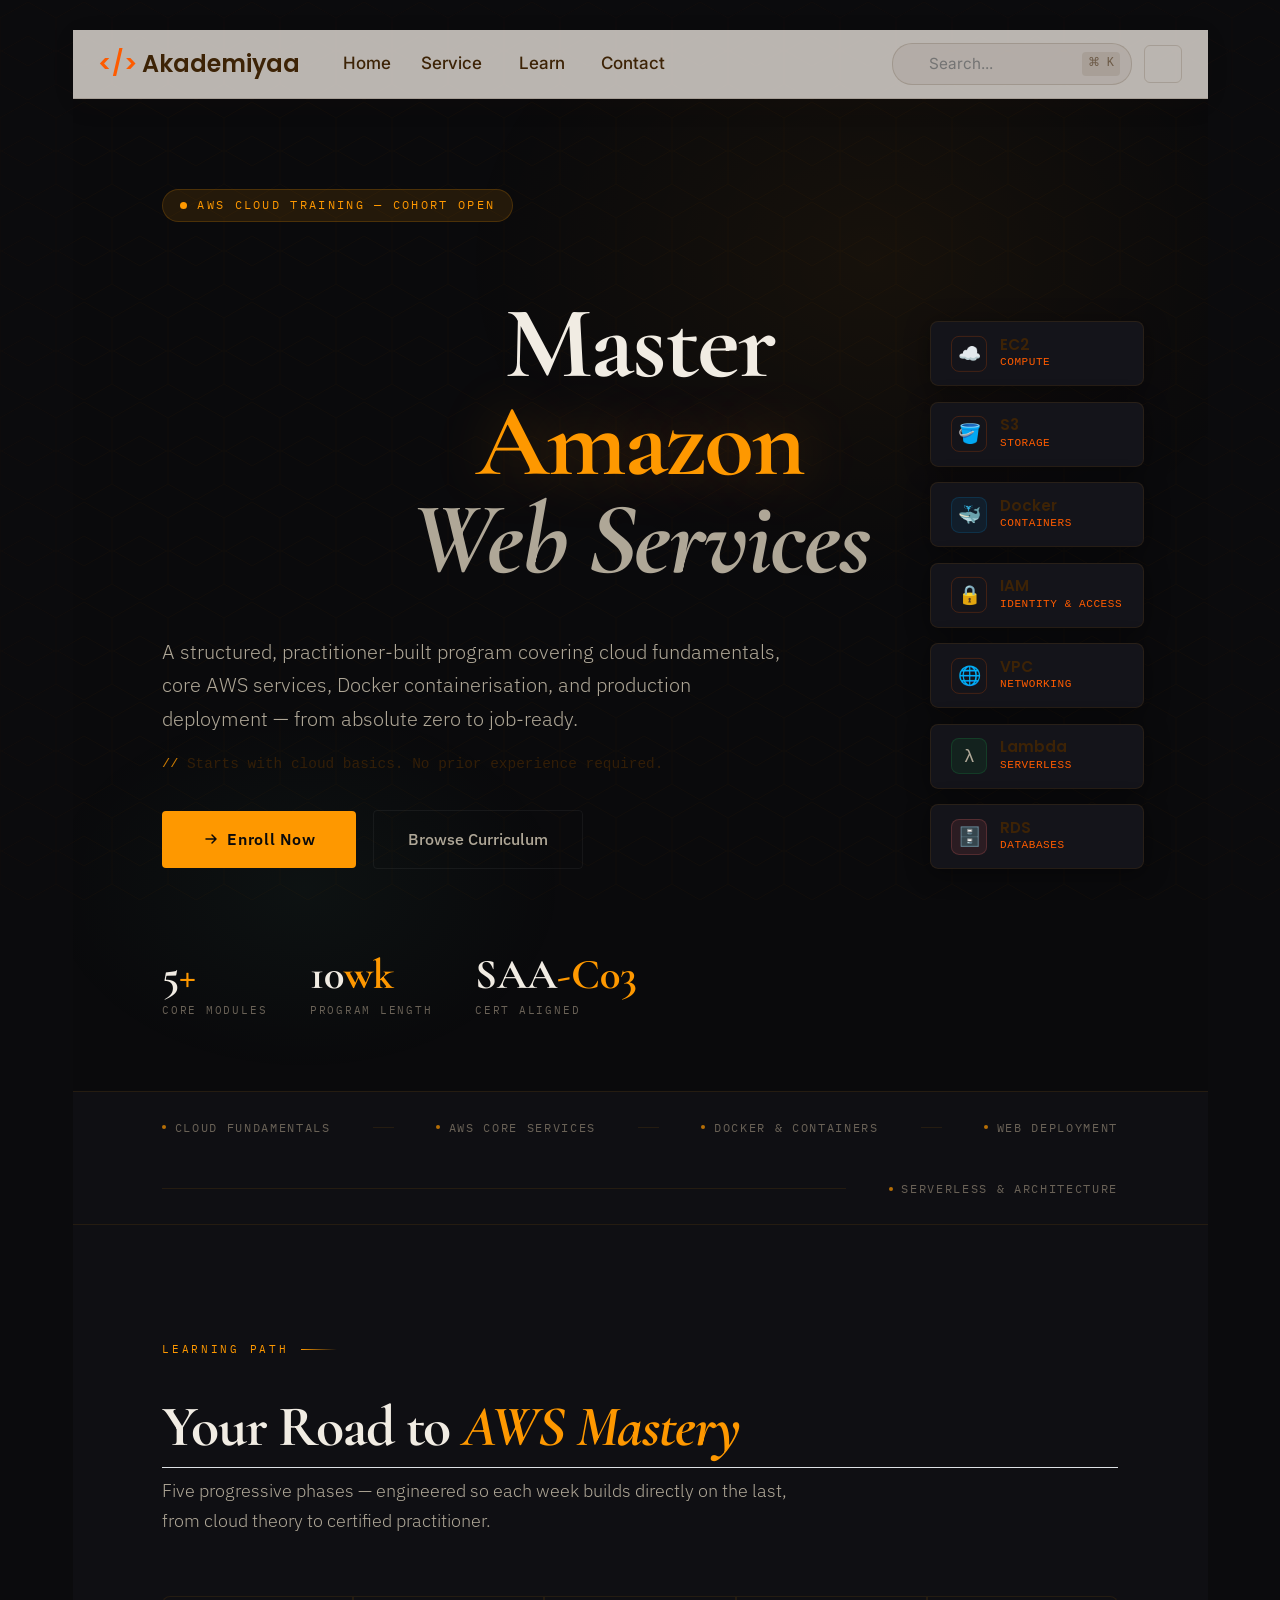
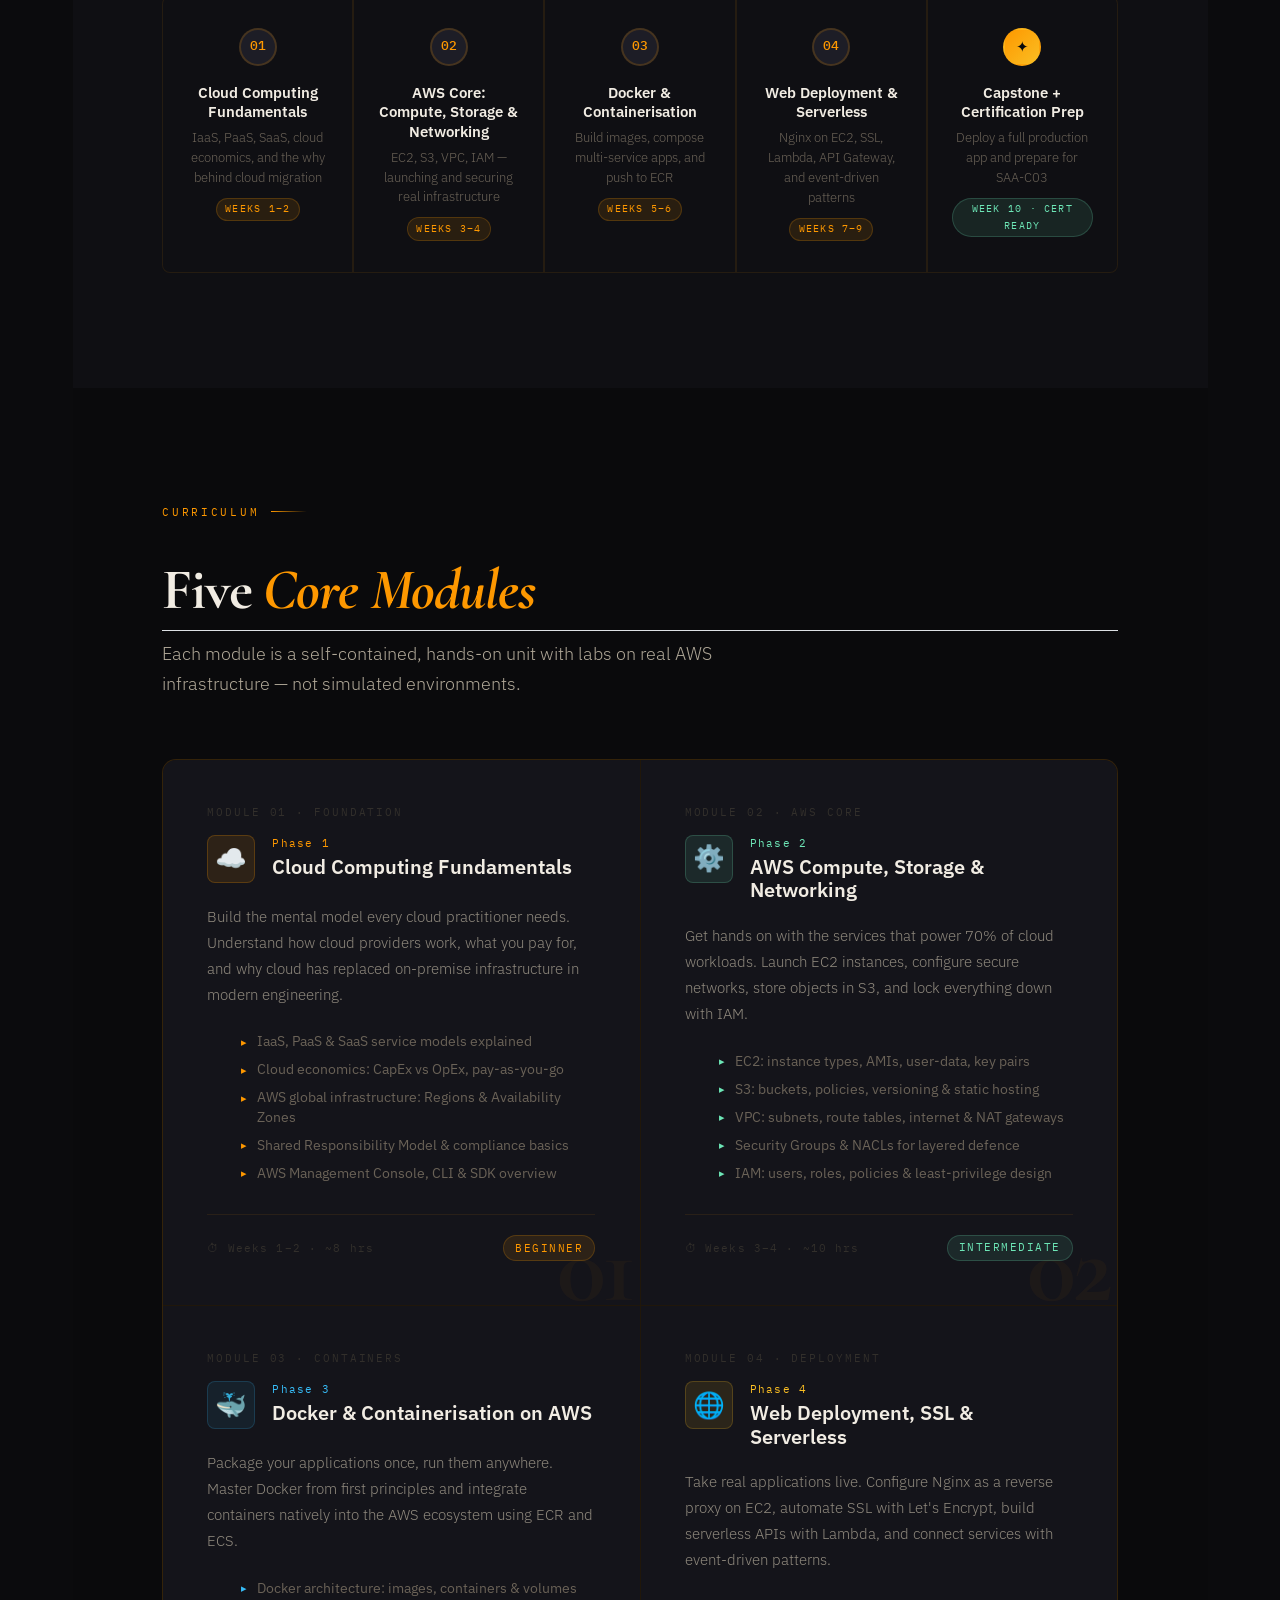
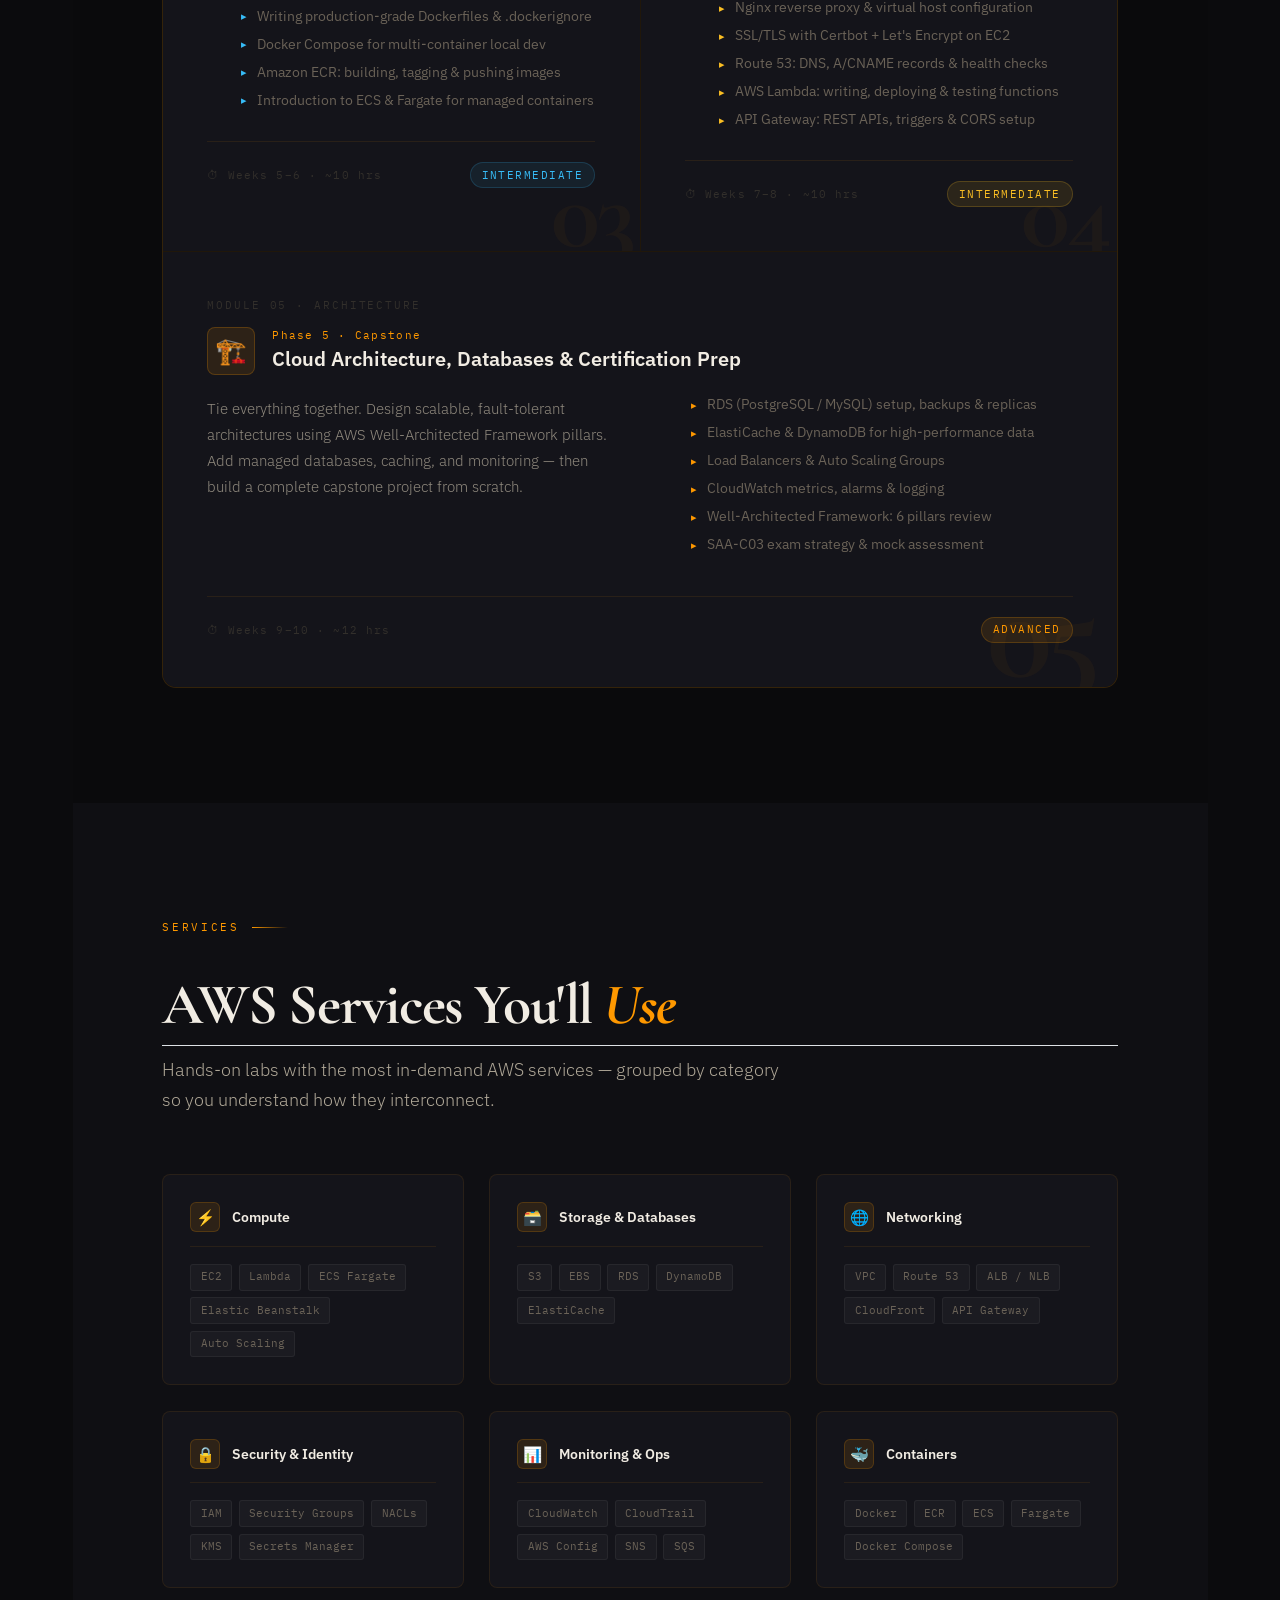
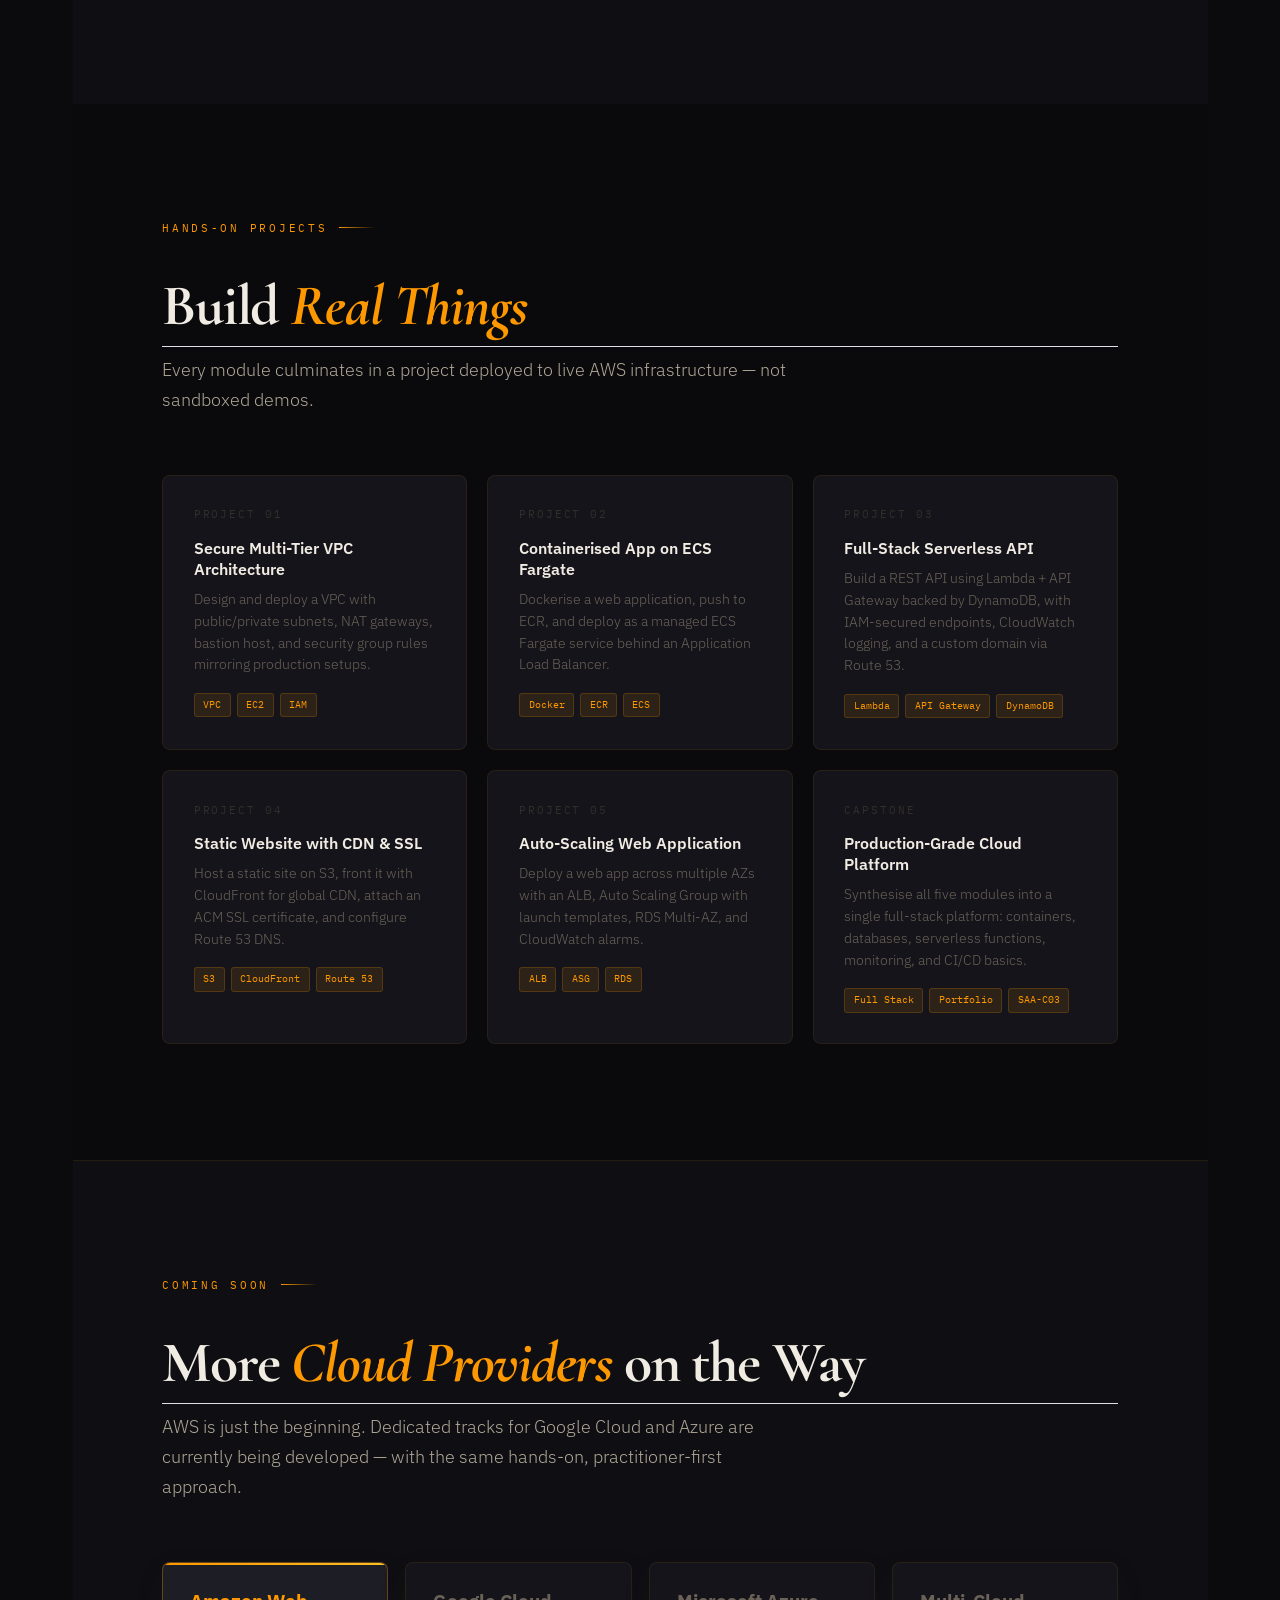
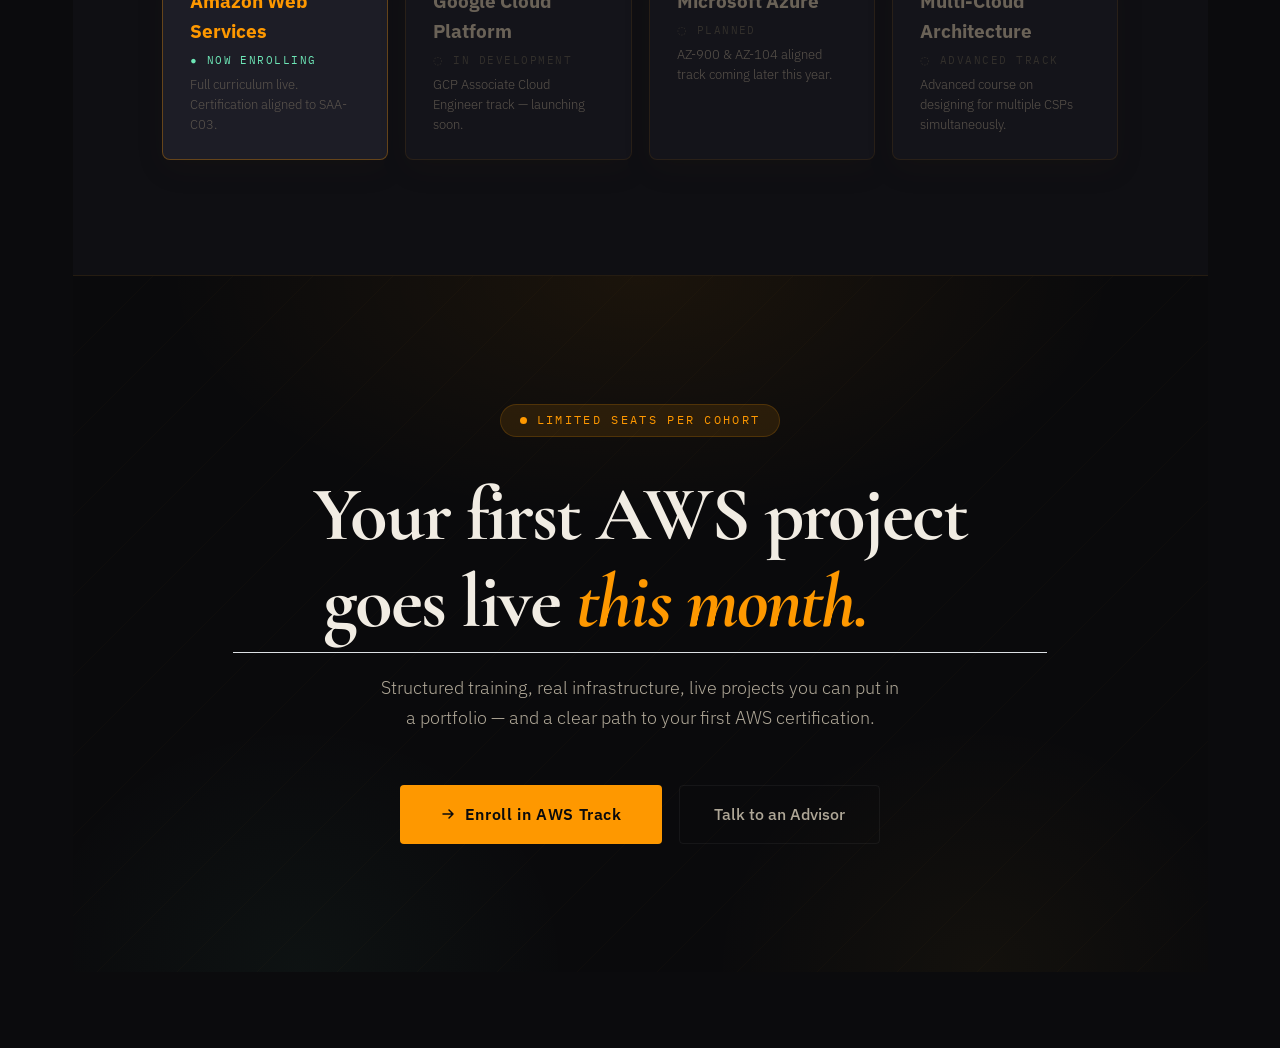
<file: docs/learn/cloud (1).html>
<!DOCTYPE html>
<html xmlns="http://www.w3.org/1999/xhtml" lang="en" xml:lang="en"><head>

<meta charset="utf-8">
<meta name="generator" content="quarto-1.8.26">

<meta name="viewport" content="width=device-width, initial-scale=1.0, user-scalable=yes">


<title>AWS Cloud &amp; Container Mastery – Akademiyaa</title>
<style>
code{white-space: pre-wrap;}
span.smallcaps{font-variant: small-caps;}
div.columns{display: flex; gap: min(4vw, 1.5em);}
div.column{flex: auto; overflow-x: auto;}
div.hanging-indent{margin-left: 1.5em; text-indent: -1.5em;}
ul.task-list{list-style: none;}
ul.task-list li input[type="checkbox"] {
  width: 0.8em;
  margin: 0 0.8em 0.2em -1em; /* quarto-specific, see https://github.com/quarto-dev/quarto-cli/issues/4556 */ 
  vertical-align: middle;
}
</style>


<script src="../site_libs/quarto-nav/quarto-nav.js"></script>
<script src="../site_libs/clipboard/clipboard.min.js"></script>
<script src="../site_libs/quarto-search/autocomplete.umd.js"></script>
<script src="../site_libs/quarto-search/fuse.min.js"></script>
<script src="../site_libs/quarto-search/quarto-search.js"></script>
<meta name="quarto:offset" content="../">
<script src="../site_libs/quarto-html/quarto.js" type="module"></script>
<script src="../site_libs/quarto-html/tabsets/tabsets.js" type="module"></script>
<script src="../site_libs/quarto-html/axe/axe-check.js" type="module"></script>
<script src="../site_libs/quarto-html/popper.min.js"></script>
<script src="../site_libs/quarto-html/tippy.umd.min.js"></script>
<script src="../site_libs/quarto-html/anchor.min.js"></script>
<link href="../site_libs/quarto-html/tippy.css" rel="stylesheet">
<link href="../site_libs/quarto-html/quarto-syntax-highlighting-587c61ba64f3a5504c4d52d930310e48.css" rel="stylesheet" id="quarto-text-highlighting-styles">
<script src="../site_libs/bootstrap/bootstrap.min.js"></script>
<link href="../site_libs/bootstrap/bootstrap-icons.css" rel="stylesheet">
<link href="../site_libs/bootstrap/bootstrap-ffa9a6279353761231ec249df0a7fdd3.min.css" rel="stylesheet" append-hash="true" id="quarto-bootstrap" data-mode="light">
<script id="quarto-search-options" type="application/json">{
  "location": "sidebar",
  "copy-button": false,
  "collapse-after": 3,
  "panel-placement": "start",
  "type": "textbox",
  "limit": 50,
  "keyboard-shortcut": [
    "f",
    "/",
    "s"
  ],
  "show-item-context": false,
  "language": {
    "search-no-results-text": "No results",
    "search-matching-documents-text": "matching documents",
    "search-copy-link-title": "Copy link to search",
    "search-hide-matches-text": "Hide additional matches",
    "search-more-match-text": "more match in this document",
    "search-more-matches-text": "more matches in this document",
    "search-clear-button-title": "Clear",
    "search-text-placeholder": "",
    "search-detached-cancel-button-title": "Cancel",
    "search-submit-button-title": "Submit",
    "search-label": "Search"
  }
}</script>
<link rel="preconnect" href="https://fonts.googleapis.com">
<link rel="preconnect" href="https://fonts.gstatic.com" crossorigin="">
<link href="https://fonts.googleapis.com/css2?family=Cormorant+Garamond:ital,wght@0,400;0,600;0,700;1,400;1,600&amp;family=IBM+Plex+Sans:wght@300;400;500;600&amp;family=IBM+Plex+Mono:wght@400;500&amp;display=swap" rel="stylesheet">


<link rel="stylesheet" href="../styles.css">
</head>

<body class="quarto-light">

<div id="quarto-search-results"></div>
<!-- content -->
<div id="quarto-content" class="quarto-container page-columns page-rows-contents page-layout-full">
<!-- sidebar -->
<!-- margin-sidebar -->
    
<!-- main -->
<main class="content column-page" id="quarto-document-content">
<header class="custom-liquid-header">

  <div class="nav-container">

    

    <a href="../index.html" class="nav-brand">

      <span class="brand-brackets">&lt;/&gt;</span>Akademiyaa

    </a>



    <button class="mobile-menu-btn" id="mobile-toggle" aria-label="Toggle navigation">

      <i class="fa-solid fa-bars"></i>

    </button>



    <nav class="nav-menu" id="nav-menu">

      <ul class="nav-links">

        <li><a href="../index.html">Home</a></li>

        

        <li class="liquid-drop-item">

          <button class="liquid-drop-btn" aria-expanded="false">

            Service <i class="fa-solid fa-angle-down drop-icon"></i>

          </button>

          <ul class="liquid-drop-menu">

            <li><a href="../services/assistance.html">Remote Assistance</a></li>

            <li><a href="../services/webdev.html">Web Development</a></li>

          </ul>

        </li>



        <li class="liquid-drop-item">

          <button class="liquid-drop-btn" aria-expanded="false">

            Learn <i class="fa-solid fa-angle-down drop-icon"></i>

          </button>

          <ul class="liquid-drop-menu">

            <li><a href="../courses/all_courses.html">All Courses</a></li>

            <li><a href="../courses/clouds.html">Cloud Technologies</a></li>

            <li><a href="../courses/linux.html">Linux Distributions</a></li>

            <li><a href="../courses/languages.html">Programming Languages</a></li>

          </ul>

        </li>



        <li><a href="../contact.html">Contact</a></li>

      </ul>



      <div class="nav-actions">

        

        <div class="custom-search-container">

          <i class="fa-solid fa-magnifying-glass search-icon"></i>

          <input type="text" placeholder="Search..." class="custom-search-input" id="my-custom-search">

          <span class="search-shortcut">⌘ K</span>

        </div>



        <button id="custom-theme-toggle" class="theme-toggle-btn" aria-label="Toggle Dark Mode">

          <i class="fa-solid fa-moon dark-icon"></i>

          <i class="fa-solid fa-sun light-icon"></i>

        </button>

        

      </div>

    </nav>

  </div>

</header>



<script>

  document.addEventListener("DOMContentLoaded", () => {

    const themeToggle = document.getElementById("custom-theme-toggle");

    const htmlElement = document.documentElement;

    const mobileToggle = document.getElementById("mobile-toggle");

    const navMenu = document.getElementById("nav-menu");

    const dropdownToggles = document.querySelectorAll(".liquid-drop-btn");



    // Theme logic

    const currentTheme = localStorage.getItem("theme") || "light";

    if (currentTheme === "dark") htmlElement.setAttribute("data-bs-theme", "dark");



    themeToggle.addEventListener("click", () => {

      if (htmlElement.getAttribute("data-bs-theme") === "dark") {

        htmlElement.removeAttribute("data-bs-theme");

        localStorage.setItem("theme", "light");

      } else {

        htmlElement.setAttribute("data-bs-theme", "dark");

        localStorage.setItem("theme", "dark");

      }

    });



    // Mobile menu logic

    mobileToggle.addEventListener("click", () => navMenu.classList.toggle("active"));



    // Dropdown logic

    dropdownToggles.forEach(toggle => {

      toggle.addEventListener("click", (e) => {

        e.preventDefault(); 

        const parentLi = toggle.parentElement;

        document.querySelectorAll('.liquid-drop-item').forEach(item => {

          if (item !== parentLi) {

            item.classList.remove('open');

            item.querySelector('.drop-icon').style.transform = 'rotate(0deg)';

          }

        });

        parentLi.classList.toggle("open");

        const icon = toggle.querySelector('.drop-icon');

        icon.style.transform = parentLi.classList.contains("open") ? 'rotate(180deg)' : 'rotate(0deg)';

      });

    });

    

    document.addEventListener('click', (e) => {

      if (!e.target.closest('.liquid-drop-item')) {

        document.querySelectorAll('.liquid-drop-item').forEach(item => {

          item.classList.remove('open');

          item.querySelector('.drop-icon').style.transform = 'rotate(0deg)';

        });

      }

    });



    // SEARCH LOGIC (Connects your custom box to Quarto natively)

    const searchInput = document.getElementById("my-custom-search");



    if (searchInput) {

      document.addEventListener("keydown", (e) => {

        if ((e.metaKey || e.ctrlKey) && e.key === "k") {

          e.preventDefault(); 

          searchInput.focus(); 

        }

      });



      searchInput.addEventListener("keydown", (e) => {

        if (e.key === "Enter") {

          e.preventDefault(); 

          const query = searchInput.value.trim();

          

          if (query !== "") {

            // Find Quarto's real hidden search button

            const quartoBtn = document.querySelector("#quarto-search, .quarto-search-button");

            

            if (quartoBtn) {

              quartoBtn.click(); // Open the modal

              

              // Wait for modal to appear, then type the query

              setTimeout(() => {

                const modalInput = document.querySelector("#quarto-search-input, .aa-Input");

                if (modalInput) {

                  modalInput.value = query;

                  modalInput.dispatchEvent(new Event("input", { bubbles: true }));

                  modalInput.focus();

                }

              }, 200); 

            } else {

              window.location.href = `/search.html?q=${encodeURIComponent(query)}`;

            }

          }

        }

      });

    }

  });

</script>

<header id="title-block-header" class="quarto-title-block default">
<div class="quarto-title">
<h1 class="title">AWS Cloud &amp; Container Mastery</h1>
</div>



<div class="quarto-title-meta column-page">

    
  
    
  </div>
  


</header>


<style>
/* ═══════════════════════════════════════════════════════════
   AWS CLOUD MASTERY — Premium Academy · Warm Dark Aesthetic
   ═══════════════════════════════════════════════════════════ */

:root {
  --bg:            #0b0b0d;
  --bg-surface:    #101014;
  --bg-card:       #15151b;
  --bg-card-hover: #1a1a22;
  --bg-elevated:   #1e1e27;

  --orange:        #FF9900;
  --orange-mid:    #e68a00;
  --orange-dim:    rgba(255,153,0,0.11);
  --orange-glow:   rgba(255,153,0,0.22);
  --orange-border: rgba(255,153,0,0.28);

  --amber:         #fbbf24;
  --amber-dim:     rgba(251,191,36,0.1);

  --sage:          #6ee7b7;
  --sage-dim:      rgba(110,231,183,0.1);

  --red:           #f87171;
  --red-dim:       rgba(248,113,113,0.1);

  --text-primary:  #f2ede4;
  --text-secondary:#b0a898;
  --text-muted:    #6b6358;
  --text-dim:      #33302c;

  --border:        rgba(255,153,0,0.09);
  --border-mid:    rgba(255,153,0,0.18);
  --border-bright: rgba(255,153,0,0.32);
  --border-subtle: rgba(255,255,255,0.05);

  --font-display:  'Cormorant Garamond', Georgia, serif;
  --font-body:     'IBM Plex Sans', sans-serif;
  --font-mono:     'IBM Plex Mono', monospace;

  --radius-sm:  4px;
  --radius-md:  8px;
  --radius-lg:  14px;
  --shadow-card: 0 4px 24px rgba(0,0,0,0.4);
}

*, *::before, *::after { box-sizing: border-box; margin: 0; padding: 0; }
body { background: var(--bg) !important; font-family: var(--font-body); }
#quarto-content { padding: 0 !important; max-width: 100% !important; }
nav.navbar, footer, .quarto-title-banner { display: none !important; }
a { text-decoration: none; }

/* ── HEX TEXTURE ── */
.aws-page {
  position: relative;
  overflow-x: hidden;
  background: var(--bg);
}
.aws-page::before {
  content: '';
  position: fixed; inset: 0; z-index: 0; pointer-events: none;
  opacity: 0.028;
  background-image: url("data:image/svg+xml,%3Csvg xmlns='http://www.w3.org/2000/svg' width='56' height='100'%3E%3Cpath d='M28 66L0 50V18L28 2l28 16v32z' fill='none' stroke='%23FF9900' stroke-width='1'/%3E%3Cpath d='M28 100L0 84V52l28-16 28 16v32z' fill='none' stroke='%23FF9900' stroke-width='1'/%3E%3C/svg%3E");
  background-size: 56px 100px;
}

/* ═════════════ HERO ═════════════ */
.hero {
  position: relative;
  min-height: 100vh;
  display: flex; flex-direction: column;
  justify-content: center;
  padding: clamp(5rem,10vh,8rem) clamp(1.5rem,7vw,8rem) clamp(4rem,8vh,6rem);
  overflow: hidden;
  z-index: 1;
}
.hero::after {
  content: '';
  position: absolute; top: -20%; right: -10%;
  width: 70vw; height: 80vh;
  background: radial-gradient(ellipse, rgba(255,153,0,0.055) 0%, transparent 65%);
  pointer-events: none;
  animation: breathe 8s ease-in-out infinite;
}
@keyframes breathe {
  0%,100% { transform: scale(1); opacity: 1; }
  50%      { transform: scale(1.08); opacity: .7; }
}
.hero-glow-2 {
  position: absolute; bottom: 0; left: -5%;
  width: 45vw; height: 45vh;
  background: radial-gradient(ellipse, rgba(110,231,183,0.04) 0%, transparent 65%);
  pointer-events: none;
}
.hero-inner {
  position: relative; z-index: 2;
  max-width: 1200px;
}

.aws-badge {
  display: inline-flex; align-items: center; gap: .6rem;
  font-family: var(--font-mono); font-size: .68rem;
  letter-spacing: .2em; text-transform: uppercase;
  color: var(--orange);
  background: var(--orange-dim);
  border: 1px solid var(--border-mid);
  padding: .38rem 1rem; border-radius: 100px;
  margin-bottom: 2.2rem;
}
.badge-pulse {
  width: 7px; height: 7px; border-radius: 50%;
  background: var(--orange);
  box-shadow: 0 0 0 0 rgba(255,153,0,.6);
  animation: ripple 2s ease-out infinite;
}
@keyframes ripple {
  0%   { box-shadow: 0 0 0 0 rgba(255,153,0,.6); }
  70%  { box-shadow: 0 0 0 8px rgba(255,153,0,0); }
  100% { box-shadow: 0 0 0 0 rgba(255,153,0,0); }
}

.hero-title {
  font-family: var(--font-display) !important;
  font-size: clamp(3.6rem, 8vw, 7.5rem) !important;
  font-weight: 700 !important; line-height: 0.96 !important;
  color: var(--text-primary) !important;
  letter-spacing: -.02em; margin-bottom: .45em !important;
  max-width: 14ch;
}
.hero-title .line-orange {
  color: var(--orange);
  text-shadow: 0 0 60px rgba(255,153,0,0.3);
}
.hero-title .line-italic { font-style: italic; color: var(--text-secondary); }

.hero-desc {
  font-family: var(--font-body); font-weight: 300;
  font-size: clamp(1rem, 1.6vw, 1.15rem);
  color: var(--text-secondary); line-height: 1.72;
  max-width: 52ch; margin-bottom: 1rem;
}
.hero-note {
  font-family: var(--font-mono); font-size: .75rem;
  color: var(--text-muted); margin-bottom: 3rem;
  display: flex; align-items: center; gap: .5rem;
}
.hero-note::before { content: '//'; color: var(--orange); font-size: .8rem; }

.hero-cta {
  display: flex; flex-wrap: wrap; gap: 1rem; align-items: center;
  margin-bottom: 5rem;
}

.btn-aws {
  font-family: var(--font-body); font-weight: 600;
  font-size: .92rem; letter-spacing: .04em;
  color: #0b0b0d !important;
  background: var(--orange);
  padding: .95rem 2.4rem; border-radius: var(--radius-sm);
  transition: all .22s ease;
  box-shadow: 0 0 0 0 rgba(255,153,0,.4);
  display: inline-flex; align-items: center; gap: .5rem;
}
.btn-aws:hover {
  background: var(--amber);
  box-shadow: 0 0 40px rgba(255,153,0,.4);
  transform: translateY(-2px);
}
.btn-outline-aws {
  font-family: var(--font-body); font-weight: 500;
  font-size: .92rem;
  color: var(--text-secondary) !important;
  background: transparent;
  padding: .95rem 2rem; border-radius: var(--radius-sm);
  border: 1px solid var(--border-subtle);
  transition: all .22s ease;
}
.btn-outline-aws:hover {
  border-color: var(--border-mid);
  color: var(--text-primary) !important;
  background: rgba(255,255,255,.03);
}

.hero-stats {
  display: flex; flex-wrap: wrap; gap: 2.5rem;
}
.h-stat-num {
  font-family: var(--font-display);
  font-size: 2.5rem; font-weight: 700; line-height: 1;
  color: var(--text-primary); display: block;
}
.h-stat-num span { color: var(--orange); }
.h-stat-label {
  font-family: var(--font-mono); font-size: .65rem;
  letter-spacing: .16em; text-transform: uppercase;
  color: var(--text-muted); margin-top: .3rem; display: block;
}

.hero-services {
  position: absolute;
  right: clamp(2rem,5vw,6rem); top: 50%;
  transform: translateY(-50%);
  display: flex; flex-direction: column; gap: .9rem;
  z-index: 2;
}
@media(max-width:1000px) { .hero-services { display: none; } }

.svc-pill {
  display: flex; align-items: center; gap: .75rem;
  padding: .8rem 1.2rem;
  background: var(--bg-card);
  border: 1px solid var(--border);
  border-radius: var(--radius-md);
  font-family: var(--font-mono); font-size: .73rem;
  color: var(--text-secondary);
  min-width: 190px;
  transition: border-color .2s, transform .2s;
  animation: pillSlide .5s ease both;
  box-shadow: var(--shadow-card);
}
.svc-pill:hover { border-color: var(--orange-border); transform: translateX(-4px); }
.svc-pill:nth-child(1){animation-delay:.05s}
.svc-pill:nth-child(2){animation-delay:.12s}
.svc-pill:nth-child(3){animation-delay:.19s}
.svc-pill:nth-child(4){animation-delay:.26s}
.svc-pill:nth-child(5){animation-delay:.33s}
.svc-pill:nth-child(6){animation-delay:.40s}
.svc-pill:nth-child(7){animation-delay:.47s}

@keyframes pillSlide {
  from { opacity: 0; transform: translateX(24px); }
  to   { opacity: 1; transform: translateX(0); }
}
.svc-icon {
  width: 28px; height: 28px; border-radius: 6px;
  display: flex; align-items: center; justify-content: center;
  font-size: .95rem; flex-shrink: 0;
  background: var(--orange-dim); border: 1px solid rgba(255,153,0,.18);
}
.svc-icon.docker { background: rgba(34,193,244,.1); border-color: rgba(34,193,244,.2); }
.svc-icon.green  { background: var(--sage-dim); border-color: rgba(110,231,183,.2); }
.svc-icon.red    { background: var(--red-dim); border-color: rgba(248,113,113,.2); }
.svc-name { color: var(--text-primary); font-weight: 500; }
.svc-cat  { font-size: .6rem; color: var(--text-muted); letter-spacing: .1em; }

/* ═════════════ STRIP ═════════════ */
.divider-strip {
  background: var(--bg-surface);
  border-top: 1px solid var(--border);
  border-bottom: 1px solid var(--border);
  padding: 1.5rem clamp(1.5rem,7vw,8rem);
  display: flex; align-items: center;
  gap: 2.5rem; flex-wrap: wrap;
  position: relative; z-index: 1;
}
.strip-item {
  font-family: var(--font-mono); font-size: .7rem;
  letter-spacing: .14em; text-transform: uppercase;
  color: var(--text-muted);
  display: flex; align-items: center; gap: .5rem;
}
.strip-item::before {
  content: '';
  width: 4px; height: 4px; border-radius: 50%;
  background: var(--orange); opacity: .7;
}
.strip-divider { flex: 1; height: 1px; background: var(--border); min-width: 20px; }
@media(max-width:700px) { .strip-divider { display: none; } }

/* ═════════════ SECTION SHELL ═════════════ */
.s-wrap {
  padding: clamp(4.5rem,9vw,7rem) clamp(1.5rem,7vw,8rem);
  position: relative; z-index: 1;
  max-width: 1400px; margin: 0 auto;
}
.s-label {
  font-family: var(--font-mono); font-size: .67rem;
  letter-spacing: .24em; text-transform: uppercase;
  color: var(--orange); margin-bottom: 1rem;
  display: flex; align-items: center; gap: .7rem;
}
.s-label::after {
  content: ''; display: block; height: 1px; width: 36px;
  background: linear-gradient(90deg, var(--orange), transparent);
}
.s-title {
  font-family: var(--font-display) !important;
  font-size: clamp(2.2rem,4.5vw,3.6rem) !important;
  font-weight: 700 !important; line-height: 1.06 !important;
  color: var(--text-primary) !important;
  letter-spacing: -.02em; margin-bottom: .5rem !important;
}
.s-title em { font-style: italic; color: var(--orange); }
.s-desc {
  font-family: var(--font-body); font-weight: 300;
  font-size: 1.03rem; color: var(--text-secondary);
  max-width: 58ch; line-height: 1.72; margin-bottom: 3.5rem;
}

/* ═════════════ ROADMAP ═════════════ */
.roadmap-section { background: var(--bg-surface); }

.roadmap {
  display: grid;
  grid-template-columns: repeat(5, 1fr);
  gap: 0; position: relative; margin-top: 3rem;
}
@media(max-width:900px) { .roadmap { grid-template-columns: repeat(2,1fr); gap: 1px; } }
@media(max-width:500px) { .roadmap { grid-template-columns: 1fr; } }

.roadmap::before {
  content: '';
  position: absolute;
  top: 38px; left: calc(10% + 19px); right: calc(10% + 19px);
  height: 2px;
  background: linear-gradient(90deg, var(--orange), var(--amber) 50%, var(--sage));
  opacity: .25; z-index: 0;
}
@media(max-width:900px) { .roadmap::before { display: none; } }

.rmap-step {
  padding: 1.8rem 1.4rem; position: relative; z-index: 1;
  text-align: center; background: var(--bg-surface);
  border: 1px solid var(--border);
  transition: background .25s, border-color .25s; cursor: default;
  opacity: 0; animation: rIn .5s ease forwards;
}
.rmap-step:first-child { border-radius: var(--radius-md) 0 0 var(--radius-md); }
.rmap-step:last-child  { border-radius: 0 var(--radius-md) var(--radius-md) 0; }
.rmap-step:hover { background: var(--bg-card-hover); border-color: var(--border-mid); }
.rmap-step:nth-child(1){animation-delay:.08s}
.rmap-step:nth-child(2){animation-delay:.18s}
.rmap-step:nth-child(3){animation-delay:.28s}
.rmap-step:nth-child(4){animation-delay:.38s}
.rmap-step:nth-child(5){animation-delay:.48s}

@keyframes rIn {
  from { opacity: 0; transform: translateY(14px); }
  to   { opacity: 1; transform: translateY(0); }
}
.rmap-num-wrap {
  width: 38px; height: 38px; border-radius: 50%;
  margin: 0 auto 1rem;
  display: flex; align-items: center; justify-content: center;
  font-family: var(--font-mono); font-size: .75rem; font-weight: 500;
  background: var(--bg-elevated); border: 2px solid var(--border-mid);
  color: var(--orange); transition: border-color .25s, box-shadow .25s;
  position: relative; z-index: 2;
}
.rmap-step:hover .rmap-num-wrap {
  border-color: var(--orange); box-shadow: 0 0 18px rgba(255,153,0,.3);
}
.rmap-step.step-final .rmap-num-wrap {
  background: linear-gradient(135deg, #FF9900, #fbbf24);
  border-color: transparent; color: #0b0b0d; font-size: .9rem;
}
.rmap-title {
  font-family: var(--font-body); font-weight: 600;
  font-size: .88rem; color: var(--text-primary); margin-bottom: .4rem; line-height: 1.3;
}
.rmap-desc {
  font-family: var(--font-body); font-weight: 300;
  font-size: .75rem; color: var(--text-muted); line-height: 1.55;
}
.rmap-badge {
  display: inline-block; margin-top: .6rem;
  font-family: var(--font-mono); font-size: .6rem;
  letter-spacing: .12em; text-transform: uppercase;
  color: var(--orange); background: var(--orange-dim);
  border: 1px solid rgba(255,153,0,.2); padding: .15rem .5rem; border-radius: 100px;
}
.rmap-badge.green { color: var(--sage); background: var(--sage-dim); border-color: rgba(110,231,183,.2); }

/* ═════════════ MODULES ═════════════ */
.modules-bg { background: var(--bg); }

.modules-grid {
  display: grid; grid-template-columns: 1fr 1fr;
  gap: 1px; background: var(--border);
  border: 1px solid var(--border);
  border-radius: var(--radius-lg); overflow: hidden;
}
@media(max-width:720px) { .modules-grid { grid-template-columns: 1fr; } }

.mod-card {
  background: var(--bg-card); padding: 2.6rem;
  position: relative; overflow: hidden;
  transition: background .3s; cursor: default;
}
.mod-card:hover { background: var(--bg-card-hover); }

.mod-card::before {
  content: '';
  position: absolute; top: 0; left: 0; right: 0; height: 2px;
  background: var(--mc-accent, linear-gradient(90deg, var(--orange), var(--amber)));
  transform: scaleX(0); transform-origin: left; transition: transform .4s ease;
}
.mod-card:hover::before { transform: scaleX(1); }
.mod-card::after {
  content: '';
  position: absolute; top: -40px; right: -40px;
  width: 200px; height: 200px; border-radius: 50%;
  background: radial-gradient(ellipse, var(--mc-glow, rgba(255,153,0,.05)) 0%, transparent 70%);
  pointer-events: none; transition: opacity .4s; opacity: 0;
}
.mod-card:hover::after { opacity: 1; }

.mc-orange { --mc-accent: linear-gradient(90deg,#FF9900,#fbbf24); --mc-glow: rgba(255,153,0,.06); }
.mc-sage   { --mc-accent: linear-gradient(90deg,#6ee7b7,#34d399);  --mc-glow: rgba(110,231,183,.05); }
.mc-blue   { --mc-accent: linear-gradient(90deg,#38bdf8,#67e8f9);  --mc-glow: rgba(56,189,248,.05); }
.mc-amber  { --mc-accent: linear-gradient(90deg,#fbbf24,#f59e0b);  --mc-glow: rgba(251,191,36,.05); }

.mod-wm {
  position: absolute; bottom: -14px; right: 8px;
  font-family: var(--font-display); font-size: 6rem; font-weight: 700;
  line-height: 1; color: rgba(255,153,0,.04);
  user-select: none; pointer-events: none; letter-spacing: -.04em;
}
.mod-phase {
  font-family: var(--font-mono); font-size: .62rem;
  letter-spacing: .18em; text-transform: uppercase;
  color: var(--text-dim); margin-bottom: .8rem; display: block;
}
.mod-head {
  display: flex; align-items: flex-start; gap: 1rem; margin-bottom: 1.2rem;
}
.mod-ico {
  width: 48px; height: 48px; flex-shrink: 0; border-radius: var(--radius-md);
  display: flex; align-items: center; justify-content: center; font-size: 1.5rem;
  background: var(--orange-dim); border: 1px solid rgba(255,153,0,.22);
}
.mc-sage  .mod-ico { background: var(--sage-dim); border-color: rgba(110,231,183,.2); }
.mc-blue  .mod-ico { background: rgba(56,189,248,.08); border-color: rgba(56,189,248,.18); }
.mc-amber .mod-ico { background: var(--amber-dim); border-color: rgba(251,191,36,.2); }

.mod-num {
  font-family: var(--font-mono); font-size: .62rem;
  color: var(--orange); letter-spacing: .12em; margin-bottom: .2rem; display: block;
}
.mc-sage .mod-num  { color: var(--sage); }
.mc-blue .mod-num  { color: #38bdf8; }
.mc-amber .mod-num { color: var(--amber); }

.mod-name {
  font-family: var(--font-body); font-size: 1.15rem; font-weight: 600;
  color: var(--text-primary); line-height: 1.2;
}
.mod-desc {
  font-family: var(--font-body); font-weight: 300;
  font-size: .9rem; color: var(--text-secondary); line-height: 1.7; margin-bottom: 1.5rem;
}
.mod-learns {
  list-style: none; display: flex; flex-direction: column; gap: .5rem;
}
.mod-learns li {
  font-family: var(--font-body); font-size: .82rem;
  color: var(--text-muted); font-weight: 400;
  display: flex; align-items: flex-start; gap: .6rem; line-height: 1.4;
}
.mod-learns li::before {
  content: '▸'; color: var(--orange); font-size: .65rem; margin-top: .15rem; flex-shrink: 0;
}
.mc-sage  .mod-learns li::before { color: var(--sage); }
.mc-blue  .mod-learns li::before { color: #38bdf8; }
.mc-amber .mod-learns li::before { color: var(--amber); }

.mod-footer {
  margin-top: 1.8rem; padding-top: 1.2rem;
  border-top: 1px solid var(--border);
  display: flex; align-items: center; justify-content: space-between;
}
.mod-duration { font-family: var(--font-mono); font-size: .67rem; color: var(--text-dim); letter-spacing: .1em; }
.mod-level {
  font-family: var(--font-mono); font-size: .62rem;
  letter-spacing: .14em; text-transform: uppercase;
  padding: .2rem .65rem; border-radius: 100px;
  background: var(--orange-dim); border: 1px solid rgba(255,153,0,.2); color: var(--orange);
}
.mc-sage  .mod-level { background: var(--sage-dim); border-color: rgba(110,231,183,.2); color: var(--sage); }
.mc-blue  .mod-level { background: rgba(56,189,248,.08); border-color: rgba(56,189,248,.18); color: #38bdf8; }
.mc-amber .mod-level { background: var(--amber-dim); border-color: rgba(251,191,36,.2); color: var(--amber); }

/* ═════════════ AWS SERVICES ═════════════ */
.services-section { background: var(--bg-surface); }

.svc-categories {
  display: grid; grid-template-columns: repeat(3,1fr);
  gap: 1.5rem; margin-top: 3rem;
}
@media(max-width:800px) { .svc-categories { grid-template-columns: repeat(2,1fr); } }
@media(max-width:500px) { .svc-categories { grid-template-columns: 1fr; } }

.svc-cat-card {
  background: var(--bg-card); border: 1px solid var(--border);
  border-radius: var(--radius-md); padding: 1.6rem;
  transition: border-color .25s, transform .25s;
  opacity: 0; animation: cardIn .5s ease forwards;
}
.svc-cat-card:hover { border-color: var(--border-mid); transform: translateY(-3px); }
.svc-cat-card:nth-child(1){animation-delay:.05s}
.svc-cat-card:nth-child(2){animation-delay:.12s}
.svc-cat-card:nth-child(3){animation-delay:.19s}
.svc-cat-card:nth-child(4){animation-delay:.26s}
.svc-cat-card:nth-child(5){animation-delay:.33s}
.svc-cat-card:nth-child(6){animation-delay:.40s}

@keyframes cardIn {
  from { opacity: 0; transform: translateY(16px); }
  to   { opacity: 1; transform: translateY(0); }
}
.svc-cat-header {
  display: flex; align-items: center; gap: .7rem;
  margin-bottom: 1rem; padding-bottom: .8rem; border-bottom: 1px solid var(--border);
}
.svc-cat-icon {
  width: 30px; height: 30px; border-radius: 6px;
  background: var(--orange-dim); border: 1px solid rgba(255,153,0,.18);
  display: flex; align-items: center; justify-content: center; font-size: .9rem; flex-shrink: 0;
}
.svc-cat-name { font-family: var(--font-body); font-weight: 600; font-size: .82rem; color: var(--text-primary); }
.svc-list { display: flex; flex-wrap: wrap; gap: .4rem; }
.svc-tag {
  font-family: var(--font-mono); font-size: .65rem; color: var(--text-muted);
  background: rgba(255,255,255,.03); border: 1px solid var(--border-subtle);
  padding: .2rem .55rem; border-radius: 3px; transition: color .2s, border-color .2s;
}
.svc-cat-card:hover .svc-tag { color: var(--orange); border-color: rgba(255,153,0,.2); }

/* ═════════════ PROJECTS ═════════════ */
.projects-section { background: var(--bg); }

.projects-grid {
  display: grid; grid-template-columns: repeat(3,1fr);
  gap: 1.2rem; margin-top: 3rem;
}
@media(max-width:800px) { .projects-grid { grid-template-columns: repeat(2,1fr); } }
@media(max-width:500px) { .projects-grid { grid-template-columns: 1fr; } }

.proj-card {
  background: var(--bg-card); border: 1px solid var(--border);
  border-radius: var(--radius-md); padding: 1.8rem;
  transition: all .25s ease; cursor: default; position: relative; overflow: hidden;
}
.proj-card:hover { border-color: var(--border-mid); transform: translateY(-3px); box-shadow: var(--shadow-card); }
.proj-card::before {
  content: '';
  position: absolute; bottom: 0; left: 0; right: 0; height: 1.5px;
  background: linear-gradient(90deg, transparent, var(--orange), transparent);
  transform: scaleX(0); transition: transform .35s ease;
}
.proj-card:hover::before { transform: scaleX(1); }
.proj-num { font-family: var(--font-mono); font-size: .62rem; letter-spacing: .18em; text-transform: uppercase; color: var(--text-dim); margin-bottom: .8rem; display: block; }
.proj-name { font-family: var(--font-body); font-weight: 600; font-size: .95rem; color: var(--text-primary); margin-bottom: .6rem; line-height: 1.3; }
.proj-desc { font-family: var(--font-body); font-weight: 300; font-size: .8rem; color: var(--text-muted); line-height: 1.6; margin-bottom: 1rem; }
.proj-tags { display: flex; flex-wrap: wrap; gap: .35rem; }
.proj-tag { font-family: var(--font-mono); font-size: .6rem; color: var(--orange); background: var(--orange-dim); border: 1px solid rgba(255,153,0,.18); padding: .18rem .5rem; border-radius: 3px; }

/* ═════════════ UPCOMING CSPs ═════════════ */
.teaser-section { background: var(--bg-surface); border-top: 1px solid var(--border); border-bottom: 1px solid var(--border); }
.teaser-row { display: flex; flex-wrap: wrap; gap: 1rem; margin-top: 2.5rem; }
.teaser-card {
  flex: 1; min-width: 180px; padding: 1.4rem 1.6rem;
  background: var(--bg-card); border: 1px solid var(--border);
  border-radius: var(--radius-md); position: relative; overflow: hidden; cursor: default;
}
.teaser-card.active { border-color: var(--border-bright); background: var(--bg-elevated); }
.teaser-card.active::before {
  content: '';
  position: absolute; top: 0; left: 0; right: 0; height: 2px;
  background: linear-gradient(90deg, var(--orange), var(--amber));
}
.teaser-card .t-logo { font-family: var(--font-body); font-size: 1.1rem; font-weight: 700; margin-bottom: .3rem; }
.teaser-card.active .t-logo     { color: var(--orange); }
.teaser-card:not(.active) .t-logo { color: var(--text-muted); }
.teaser-card .t-status { font-family: var(--font-mono); font-size: .62rem; letter-spacing: .14em; text-transform: uppercase; }
.teaser-card.active .t-status     { color: var(--sage); }
.teaser-card:not(.active) .t-status { color: var(--text-dim); }
.teaser-card .t-info { font-family: var(--font-body); font-weight: 300; font-size: .78rem; color: var(--text-muted); line-height: 1.5; margin-top: .4rem; }

/* ═════════════ CTA ═════════════ */
.cta-section {
  position: relative; overflow: hidden;
  padding: clamp(5rem,10vw,9rem) clamp(1.5rem,7vw,8rem);
  text-align: center; background: var(--bg); z-index: 1;
}
.cta-section::before {
  content: ''; position: absolute; inset: 0; pointer-events: none;
  background:
    radial-gradient(ellipse 60% 50% at 50% 0%, rgba(255,153,0,.07) 0%, transparent 70%),
    radial-gradient(ellipse 40% 60% at 20% 100%, rgba(110,231,183,.04) 0%, transparent 60%),
    radial-gradient(ellipse 40% 60% at 80% 100%, rgba(251,191,36,.04) 0%, transparent 60%);
}
.cta-section::after {
  content: ''; position: absolute; inset: 0; pointer-events: none;
  background-image: linear-gradient(135deg, transparent 49.5%, rgba(255,153,0,.04) 49.5%, rgba(255,153,0,.04) 50.5%, transparent 50.5%);
  background-size: 80px 80px; opacity: .5;
}
.cta-inner { position: relative; z-index: 2; }
.cta-eyebrow {
  display: inline-flex; align-items: center; gap: .6rem;
  font-family: var(--font-mono); font-size: .68rem;
  letter-spacing: .2em; text-transform: uppercase;
  color: var(--orange); background: var(--orange-dim);
  border: 1px solid var(--border-mid);
  padding: .38rem 1.1rem; border-radius: 100px; margin-bottom: 2.2rem;
}
.cta-title {
  font-family: var(--font-display) !important;
  font-size: clamp(2.5rem,6vw,5rem) !important;
  font-weight: 700 !important; line-height: 1.05 !important;
  color: var(--text-primary) !important;
  letter-spacing: -.025em; margin: 0 auto 1.2rem !important; max-width: 22ch;
}
.cta-title em { font-style: italic; color: var(--orange); }
.cta-sub {
  font-family: var(--font-body); font-weight: 300;
  font-size: 1.05rem; color: var(--text-secondary);
  max-width: 48ch; margin: 0 auto 3rem; line-height: 1.7;
}
.cta-actions { display: flex; flex-wrap: wrap; gap: 1rem; justify-content: center; }

@media(max-width:700px) {
  .hero { padding: 5rem 1.5rem 3rem; }
  .hero-stats { gap: 1.8rem; }
}
</style>

<div class="aws-page">

<!-- ══ HERO ══ -->
<section class="hero">
  <div class="hero-glow-2"></div>
  <div class="hero-inner">
    <div class="aws-badge">
      <span class="badge-pulse"></span>
      AWS Cloud Training — Cohort Open
    </div>

    <h1 class="hero-title">
      Master<br>
      <span class="line-orange">Amazon</span><br>
      <span class="line-italic">Web Services</span>
    </h1>

    <p class="hero-desc">
      A structured, practitioner-built program covering cloud fundamentals,
      core AWS services, Docker containerisation, and production deployment —
      from absolute zero to job-ready.
    </p>
    <div class="hero-note">Starts with cloud basics. No prior experience required.</div>

    <div class="hero-cta">
      <a href="../contact.html" class="btn-aws">
        <svg width="16" height="16" viewbox="0 0 16 16" fill="none"><path d="M3 8h10M9 4l4 4-4 4" stroke="currentColor" stroke-width="1.5" stroke-linecap="round" stroke-linejoin="round"></path></svg>
        Enroll Now
      </a>
      <a href="#modules" class="btn-outline-aws">Browse Curriculum</a>
    </div>

    <div class="hero-stats">
      <div class="h-stat">
        <span class="h-stat-num">5<span>+</span></span>
        <span class="h-stat-label">Core Modules</span>
      </div>
      <div class="h-stat">
        <span class="h-stat-num">10<span>wk</span></span>
        <span class="h-stat-label">Program Length</span>
      </div>
      <div class="h-stat">
        <span class="h-stat-num">SAA<span>-C03</span></span>
        <span class="h-stat-label">Cert Aligned</span>
      </div>
    </div>
  </div>

  <div class="hero-services">
    <div class="svc-pill"><div class="svc-icon">☁️</div><div><div class="svc-name">EC2</div><div class="svc-cat">Compute</div></div></div>
    <div class="svc-pill"><div class="svc-icon">🪣</div><div><div class="svc-name">S3</div><div class="svc-cat">Storage</div></div></div>
    <div class="svc-pill"><div class="svc-icon docker">🐳</div><div><div class="svc-name">Docker</div><div class="svc-cat">Containers</div></div></div>
    <div class="svc-pill"><div class="svc-icon">🔒</div><div><div class="svc-name">IAM</div><div class="svc-cat">Identity &amp; Access</div></div></div>
    <div class="svc-pill"><div class="svc-icon">🌐</div><div><div class="svc-name">VPC</div><div class="svc-cat">Networking</div></div></div>
    <div class="svc-pill"><div class="svc-icon green">λ</div><div><div class="svc-name">Lambda</div><div class="svc-cat">Serverless</div></div></div>
    <div class="svc-pill"><div class="svc-icon red">🗄️</div><div><div class="svc-name">RDS</div><div class="svc-cat">Databases</div></div></div>
  </div>
</section>

<!-- ══ STRIP ══ -->
<div class="divider-strip">
  <span class="strip-item">Cloud Fundamentals</span><div class="strip-divider"></div>
  <span class="strip-item">AWS Core Services</span><div class="strip-divider"></div>
  <span class="strip-item">Docker &amp; Containers</span><div class="strip-divider"></div>
  <span class="strip-item">Web Deployment</span><div class="strip-divider"></div>
  <span class="strip-item">Serverless &amp; Architecture</span>
</div>

<!-- ══ ROADMAP ══ -->
<section class="roadmap-section">
  <div class="s-wrap">
    <div class="s-label">Learning Path</div>
    <h2 class="s-title anchored">Your Road to <em>AWS Mastery</em></h2>
    <p class="s-desc">Five progressive phases — engineered so each week builds directly on the last, from cloud theory to certified practitioner.</p>
    <div class="roadmap">
      <div class="rmap-step">
        <div class="rmap-num-wrap">01</div>
        <div class="rmap-title">Cloud Computing Fundamentals</div>
        <div class="rmap-desc">IaaS, PaaS, SaaS, cloud economics, and the why behind cloud migration</div>
        <span class="rmap-badge">Weeks 1–2</span>
      </div>
      <div class="rmap-step">
        <div class="rmap-num-wrap">02</div>
        <div class="rmap-title">AWS Core: Compute, Storage &amp; Networking</div>
        <div class="rmap-desc">EC2, S3, VPC, IAM — launching and securing real infrastructure</div>
        <span class="rmap-badge">Weeks 3–4</span>
      </div>
      <div class="rmap-step">
        <div class="rmap-num-wrap">03</div>
        <div class="rmap-title">Docker &amp; Containerisation</div>
        <div class="rmap-desc">Build images, compose multi-service apps, and push to ECR</div>
        <span class="rmap-badge">Weeks 5–6</span>
      </div>
      <div class="rmap-step">
        <div class="rmap-num-wrap">04</div>
        <div class="rmap-title">Web Deployment &amp; Serverless</div>
        <div class="rmap-desc">Nginx on EC2, SSL, Lambda, API Gateway, and event-driven patterns</div>
        <span class="rmap-badge">Weeks 7–9</span>
      </div>
      <div class="rmap-step step-final">
        <div class="rmap-num-wrap">✦</div>
        <div class="rmap-title">Capstone + Certification Prep</div>
        <div class="rmap-desc">Deploy a full production app and prepare for SAA-C03</div>
        <span class="rmap-badge green">Week 10 · Cert Ready</span>
      </div>
    </div>
  </div>
</section>

<!-- ══ MODULES ══ -->
<section class="modules-bg">
  <div class="s-wrap" id="modules">
    <div class="s-label">Curriculum</div>
    <h2 class="s-title anchored">Five <em>Core Modules</em></h2>
    <p class="s-desc">Each module is a self-contained, hands-on unit with labs on real AWS infrastructure — not simulated environments.</p>

    <div class="modules-grid">

      <div class="mod-card mc-orange">
        <div class="mod-wm">01</div>
        <span class="mod-phase">Module 01 · Foundation</span>
        <div class="mod-head">
          <div class="mod-ico">☁️</div>
          <div><span class="mod-num">Phase 1</span><div class="mod-name">Cloud Computing Fundamentals</div></div>
        </div>
        <p class="mod-desc">Build the mental model every cloud practitioner needs. Understand how cloud providers work, what you pay for, and why cloud has replaced on-premise infrastructure in modern engineering.</p>
        <ul class="mod-learns">
          <li>IaaS, PaaS &amp; SaaS service models explained</li>
          <li>Cloud economics: CapEx vs OpEx, pay-as-you-go</li>
          <li>AWS global infrastructure: Regions &amp; Availability Zones</li>
          <li>Shared Responsibility Model &amp; compliance basics</li>
          <li>AWS Management Console, CLI &amp; SDK overview</li>
        </ul>
        <div class="mod-footer">
          <span class="mod-duration">⏱ Weeks 1–2 · ~8 hrs</span>
          <span class="mod-level">Beginner</span>
        </div>
      </div>

      <div class="mod-card mc-sage">
        <div class="mod-wm">02</div>
        <span class="mod-phase">Module 02 · AWS Core</span>
        <div class="mod-head">
          <div class="mod-ico">⚙️</div>
          <div><span class="mod-num">Phase 2</span><div class="mod-name">AWS Compute, Storage &amp; Networking</div></div>
        </div>
        <p class="mod-desc">Get hands on with the services that power 70% of cloud workloads. Launch EC2 instances, configure secure networks, store objects in S3, and lock everything down with IAM.</p>
        <ul class="mod-learns">
          <li>EC2: instance types, AMIs, user-data, key pairs</li>
          <li>S3: buckets, policies, versioning &amp; static hosting</li>
          <li>VPC: subnets, route tables, internet &amp; NAT gateways</li>
          <li>Security Groups &amp; NACLs for layered defence</li>
          <li>IAM: users, roles, policies &amp; least-privilege design</li>
        </ul>
        <div class="mod-footer">
          <span class="mod-duration">⏱ Weeks 3–4 · ~10 hrs</span>
          <span class="mod-level">Intermediate</span>
        </div>
      </div>

      <div class="mod-card mc-blue">
        <div class="mod-wm">03</div>
        <span class="mod-phase">Module 03 · Containers</span>
        <div class="mod-head">
          <div class="mod-ico">🐳</div>
          <div><span class="mod-num">Phase 3</span><div class="mod-name">Docker &amp; Containerisation on AWS</div></div>
        </div>
        <p class="mod-desc">Package your applications once, run them anywhere. Master Docker from first principles and integrate containers natively into the AWS ecosystem using ECR and ECS.</p>
        <ul class="mod-learns">
          <li>Docker architecture: images, containers &amp; volumes</li>
          <li>Writing production-grade Dockerfiles &amp; .dockerignore</li>
          <li>Docker Compose for multi-container local dev</li>
          <li>Amazon ECR: building, tagging &amp; pushing images</li>
          <li>Introduction to ECS &amp; Fargate for managed containers</li>
        </ul>
        <div class="mod-footer">
          <span class="mod-duration">⏱ Weeks 5–6 · ~10 hrs</span>
          <span class="mod-level">Intermediate</span>
        </div>
      </div>

      <div class="mod-card mc-amber">
        <div class="mod-wm">04</div>
        <span class="mod-phase">Module 04 · Deployment</span>
        <div class="mod-head">
          <div class="mod-ico">🌐</div>
          <div><span class="mod-num">Phase 4</span><div class="mod-name">Web Deployment, SSL &amp; Serverless</div></div>
        </div>
        <p class="mod-desc">Take real applications live. Configure Nginx as a reverse proxy on EC2, automate SSL with Let's Encrypt, build serverless APIs with Lambda, and connect services with event-driven patterns.</p>
        <ul class="mod-learns">
          <li>Nginx reverse proxy &amp; virtual host configuration</li>
          <li>SSL/TLS with Certbot + Let's Encrypt on EC2</li>
          <li>Route 53: DNS, A/CNAME records &amp; health checks</li>
          <li>AWS Lambda: writing, deploying &amp; testing functions</li>
          <li>API Gateway: REST APIs, triggers &amp; CORS setup</li>
        </ul>
        <div class="mod-footer">
          <span class="mod-duration">⏱ Weeks 7–8 · ~10 hrs</span>
          <span class="mod-level">Intermediate</span>
        </div>
      </div>

      <div class="mod-card mc-orange" style="grid-column: 1 / -1;">
        <div class="mod-wm" style="font-size:8rem;right:20px;">05</div>
        <span class="mod-phase">Module 05 · Architecture</span>
        <div class="mod-head">
          <div class="mod-ico">🏗️</div>
          <div><span class="mod-num">Phase 5 · Capstone</span><div class="mod-name">Cloud Architecture, Databases &amp; Certification Prep</div></div>
        </div>
        <div style="display:grid;grid-template-columns:1fr 1fr;gap:2rem;flex-wrap:wrap;">
          <p class="mod-desc">Tie everything together. Design scalable, fault-tolerant architectures using AWS Well-Architected Framework pillars. Add managed databases, caching, and monitoring — then build a complete capstone project from scratch.</p>
          <ul class="mod-learns">
            <li>RDS (PostgreSQL / MySQL) setup, backups &amp; replicas</li>
            <li>ElastiCache &amp; DynamoDB for high-performance data</li>
            <li>Load Balancers &amp; Auto Scaling Groups</li>
            <li>CloudWatch metrics, alarms &amp; logging</li>
            <li>Well-Architected Framework: 6 pillars review</li>
            <li>SAA-C03 exam strategy &amp; mock assessment</li>
          </ul>
        </div>
        <div class="mod-footer" style="margin-top:1.4rem;">
          <span class="mod-duration">⏱ Weeks 9–10 · ~12 hrs</span>
          <span class="mod-level">Advanced</span>
        </div>
      </div>

    </div>
  </div>
</section>

<!-- ══ AWS SERVICES ══ -->
<section class="services-section">
  <div class="s-wrap">
    <div class="s-label">Services</div>
    <h2 class="s-title anchored">AWS Services You'll <em>Use</em></h2>
    <p class="s-desc">Hands-on labs with the most in-demand AWS services — grouped by category so you understand how they interconnect.</p>

    <div class="svc-categories">
      <div class="svc-cat-card">
        <div class="svc-cat-header"><div class="svc-cat-icon">⚡</div><span class="svc-cat-name">Compute</span></div>
        <div class="svc-list"><span class="svc-tag">EC2</span><span class="svc-tag">Lambda</span><span class="svc-tag">ECS Fargate</span><span class="svc-tag">Elastic Beanstalk</span><span class="svc-tag">Auto Scaling</span></div>
      </div>
      <div class="svc-cat-card">
        <div class="svc-cat-header"><div class="svc-cat-icon">🗃️</div><span class="svc-cat-name">Storage &amp; Databases</span></div>
        <div class="svc-list"><span class="svc-tag">S3</span><span class="svc-tag">EBS</span><span class="svc-tag">RDS</span><span class="svc-tag">DynamoDB</span><span class="svc-tag">ElastiCache</span></div>
      </div>
      <div class="svc-cat-card">
        <div class="svc-cat-header"><div class="svc-cat-icon">🌐</div><span class="svc-cat-name">Networking</span></div>
        <div class="svc-list"><span class="svc-tag">VPC</span><span class="svc-tag">Route 53</span><span class="svc-tag">ALB / NLB</span><span class="svc-tag">CloudFront</span><span class="svc-tag">API Gateway</span></div>
      </div>
      <div class="svc-cat-card">
        <div class="svc-cat-header"><div class="svc-cat-icon">🔒</div><span class="svc-cat-name">Security &amp; Identity</span></div>
        <div class="svc-list"><span class="svc-tag">IAM</span><span class="svc-tag">Security Groups</span><span class="svc-tag">NACLs</span><span class="svc-tag">KMS</span><span class="svc-tag">Secrets Manager</span></div>
      </div>
      <div class="svc-cat-card">
        <div class="svc-cat-header"><div class="svc-cat-icon">📊</div><span class="svc-cat-name">Monitoring &amp; Ops</span></div>
        <div class="svc-list"><span class="svc-tag">CloudWatch</span><span class="svc-tag">CloudTrail</span><span class="svc-tag">AWS Config</span><span class="svc-tag">SNS</span><span class="svc-tag">SQS</span></div>
      </div>
      <div class="svc-cat-card">
        <div class="svc-cat-header"><div class="svc-cat-icon">🐳</div><span class="svc-cat-name">Containers</span></div>
        <div class="svc-list"><span class="svc-tag">Docker</span><span class="svc-tag">ECR</span><span class="svc-tag">ECS</span><span class="svc-tag">Fargate</span><span class="svc-tag">Docker Compose</span></div>
      </div>
    </div>
  </div>
</section>

<!-- ══ PROJECTS ══ -->
<section class="projects-section">
  <div class="s-wrap">
    <div class="s-label">Hands-On Projects</div>
    <h2 class="s-title anchored">Build <em>Real Things</em></h2>
    <p class="s-desc">Every module culminates in a project deployed to live AWS infrastructure — not sandboxed demos.</p>

    <div class="projects-grid">
      <div class="proj-card">
        <span class="proj-num">Project 01</span>
        <div class="proj-name">Secure Multi-Tier VPC Architecture</div>
        <div class="proj-desc">Design and deploy a VPC with public/private subnets, NAT gateways, bastion host, and security group rules mirroring production setups.</div>
        <div class="proj-tags"><span class="proj-tag">VPC</span><span class="proj-tag">EC2</span><span class="proj-tag">IAM</span></div>
      </div>
      <div class="proj-card">
        <span class="proj-num">Project 02</span>
        <div class="proj-name">Containerised App on ECS Fargate</div>
        <div class="proj-desc">Dockerise a web application, push to ECR, and deploy as a managed ECS Fargate service behind an Application Load Balancer.</div>
        <div class="proj-tags"><span class="proj-tag">Docker</span><span class="proj-tag">ECR</span><span class="proj-tag">ECS</span></div>
      </div>
      <div class="proj-card">
        <span class="proj-num">Project 03</span>
        <div class="proj-name">Full-Stack Serverless API</div>
        <div class="proj-desc">Build a REST API using Lambda + API Gateway backed by DynamoDB, with IAM-secured endpoints, CloudWatch logging, and a custom domain via Route 53.</div>
        <div class="proj-tags"><span class="proj-tag">Lambda</span><span class="proj-tag">API Gateway</span><span class="proj-tag">DynamoDB</span></div>
      </div>
      <div class="proj-card">
        <span class="proj-num">Project 04</span>
        <div class="proj-name">Static Website with CDN &amp; SSL</div>
        <div class="proj-desc">Host a static site on S3, front it with CloudFront for global CDN, attach an ACM SSL certificate, and configure Route 53 DNS.</div>
        <div class="proj-tags"><span class="proj-tag">S3</span><span class="proj-tag">CloudFront</span><span class="proj-tag">Route 53</span></div>
      </div>
      <div class="proj-card">
        <span class="proj-num">Project 05</span>
        <div class="proj-name">Auto-Scaling Web Application</div>
        <div class="proj-desc">Deploy a web app across multiple AZs with an ALB, Auto Scaling Group with launch templates, RDS Multi-AZ, and CloudWatch alarms.</div>
        <div class="proj-tags"><span class="proj-tag">ALB</span><span class="proj-tag">ASG</span><span class="proj-tag">RDS</span></div>
      </div>
      <div class="proj-card">
        <span class="proj-num">Capstone</span>
        <div class="proj-name">Production-Grade Cloud Platform</div>
        <div class="proj-desc">Synthesise all five modules into a single full-stack platform: containers, databases, serverless functions, monitoring, and CI/CD basics.</div>
        <div class="proj-tags"><span class="proj-tag">Full Stack</span><span class="proj-tag">Portfolio</span><span class="proj-tag">SAA-C03</span></div>
      </div>
    </div>
  </div>
</section>

<!-- ══ UPCOMING CSPs ══ -->
<section class="teaser-section">
  <div class="s-wrap">
    <div class="s-label">Coming Soon</div>
    <h2 class="s-title anchored">More <em>Cloud Providers</em> on the Way</h2>
    <p class="s-desc">AWS is just the beginning. Dedicated tracks for Google Cloud and Azure are currently being developed — with the same hands-on, practitioner-first approach.</p>
    <div class="teaser-row">
      <div class="teaser-card active">
        <div class="t-logo">Amazon Web Services</div>
        <div class="t-status">● Now Enrolling</div>
        <div class="t-info">Full curriculum live. Certification aligned to SAA-C03.</div>
      </div>
      <div class="teaser-card">
        <div class="t-logo">Google Cloud Platform</div>
        <div class="t-status">◌ In Development</div>
        <div class="t-info">GCP Associate Cloud Engineer track — launching soon.</div>
      </div>
      <div class="teaser-card">
        <div class="t-logo">Microsoft Azure</div>
        <div class="t-status">◌ Planned</div>
        <div class="t-info">AZ-900 &amp; AZ-104 aligned track coming later this year.</div>
      </div>
      <div class="teaser-card">
        <div class="t-logo">Multi-Cloud Architecture</div>
        <div class="t-status">◌ Advanced Track</div>
        <div class="t-info">Advanced course on designing for multiple CSPs simultaneously.</div>
      </div>
    </div>
  </div>
</section>

<!-- ══ CTA ══ -->
<section class="cta-section">
  <div class="cta-inner">
    <div class="cta-eyebrow"><span class="badge-pulse"></span>Limited Seats Per Cohort</div>
    <h2 class="cta-title anchored">Your first AWS project<br>goes live <em>this month.</em></h2>
    <p class="cta-sub">Structured training, real infrastructure, live projects you can put in a portfolio — and a clear path to your first AWS certification.</p>
    <div class="cta-actions">
      <a href="../contact.html" class="btn-aws">
        <svg width="16" height="16" viewbox="0 0 16 16" fill="none"><path d="M3 8h10M9 4l4 4-4 4" stroke="currentColor" stroke-width="1.5" stroke-linecap="round" stroke-linejoin="round"></path></svg>
        Enroll in AWS Track
      </a>
      <a href="../contact.html" class="btn-outline-aws">Talk to an Advisor</a>
    </div>
  </div>
</section>

</div>



</main> <!-- /main -->
<footer class="akademiyaa-footer">

  <div class="footer-grid-container">

    

    <div class="footer-col">

      <h4 class="footer-heading">Main</h4>

      <a href="../index.html">Home</a>

      <a href="../contact.html">Contact</a>

      <a href="../services/assistance.html">Work With Us</a>

      <a href="../about.html">My Gear</a>

    </div>

    

    <div class="footer-col">

      <h4 class="footer-heading">Learn</h4>

      <a href="../courses/clouds.html">Courses</a> <a href="../courses/coding.qmd">Tutorials</a>

      <a href="../notes.qmd">Notes</a>

    </div>

    

    <div class="footer-col">

      <h4 class="footer-heading">Legal</h4>

      <a href="../terms.qmd">Terms</a>

      <a href="../privacy.qmd">Privacy</a>

      <a href="../refund.qmd">Refund</a>

    </div>

    

    <div class="footer-col">

      <h4 class="footer-heading">Social</h4>

      <a href="https://facebook.com/yourpage" target="_blank"><i class="fa-brands fa-facebook"></i> Facebook</a>

      <a href="https://instagram.com/yourprofile" target="_blank"><i class="fa-brands fa-instagram"></i> Instagram</a>

      <a href="https://linkedin.com/in/yourprofile" target="_blank"><i class="fa-brands fa-linkedin"></i> LinkedIn</a>

      <a href="https://youtube.com/yourchannel" target="_blank"><i class="fa-brands fa-youtube"></i> YouTube</a>

    </div>



  </div>

  

  <div class="footer-bottom">

    <span class="footer-copyright">© 2026 Akademiyaa. All rights reserved.</span>

    <span class="footer-made-with">Made with ❤️ in India</span>

  </div>

</footer>
<script id="quarto-html-after-body" type="application/javascript">
  window.document.addEventListener("DOMContentLoaded", function (event) {
    const icon = "";
    const anchorJS = new window.AnchorJS();
    anchorJS.options = {
      placement: 'right',
      icon: icon
    };
    anchorJS.add('.anchored');
    const isCodeAnnotation = (el) => {
      for (const clz of el.classList) {
        if (clz.startsWith('code-annotation-')) {                     
          return true;
        }
      }
      return false;
    }
    const onCopySuccess = function(e) {
      // button target
      const button = e.trigger;
      // don't keep focus
      button.blur();
      // flash "checked"
      button.classList.add('code-copy-button-checked');
      var currentTitle = button.getAttribute("title");
      button.setAttribute("title", "Copied!");
      let tooltip;
      if (window.bootstrap) {
        button.setAttribute("data-bs-toggle", "tooltip");
        button.setAttribute("data-bs-placement", "left");
        button.setAttribute("data-bs-title", "Copied!");
        tooltip = new bootstrap.Tooltip(button, 
          { trigger: "manual", 
            customClass: "code-copy-button-tooltip",
            offset: [0, -8]});
        tooltip.show();    
      }
      setTimeout(function() {
        if (tooltip) {
          tooltip.hide();
          button.removeAttribute("data-bs-title");
          button.removeAttribute("data-bs-toggle");
          button.removeAttribute("data-bs-placement");
        }
        button.setAttribute("title", currentTitle);
        button.classList.remove('code-copy-button-checked');
      }, 1000);
      // clear code selection
      e.clearSelection();
    }
    const getTextToCopy = function(trigger) {
      const outerScaffold = trigger.parentElement.cloneNode(true);
      const codeEl = outerScaffold.querySelector('code');
      for (const childEl of codeEl.children) {
        if (isCodeAnnotation(childEl)) {
          childEl.remove();
        }
      }
      return codeEl.innerText;
    }
    const clipboard = new window.ClipboardJS('.code-copy-button:not([data-in-quarto-modal])', {
      text: getTextToCopy
    });
    clipboard.on('success', onCopySuccess);
    if (window.document.getElementById('quarto-embedded-source-code-modal')) {
      const clipboardModal = new window.ClipboardJS('.code-copy-button[data-in-quarto-modal]', {
        text: getTextToCopy,
        container: window.document.getElementById('quarto-embedded-source-code-modal')
      });
      clipboardModal.on('success', onCopySuccess);
    }
      var localhostRegex = new RegExp(/^(?:http|https):\/\/localhost\:?[0-9]*\//);
      var mailtoRegex = new RegExp(/^mailto:/);
        var filterRegex = new RegExp("https:\/\/akademiyaa\.github\.io\/");
      var isInternal = (href) => {
          return filterRegex.test(href) || localhostRegex.test(href) || mailtoRegex.test(href);
      }
      // Inspect non-navigation links and adorn them if external
     var links = window.document.querySelectorAll('a[href]:not(.nav-link):not(.navbar-brand):not(.toc-action):not(.sidebar-link):not(.sidebar-item-toggle):not(.pagination-link):not(.no-external):not([aria-hidden]):not(.dropdown-item):not(.quarto-navigation-tool):not(.about-link)');
      for (var i=0; i<links.length; i++) {
        const link = links[i];
        if (!isInternal(link.href)) {
          // undo the damage that might have been done by quarto-nav.js in the case of
          // links that we want to consider external
          if (link.dataset.originalHref !== undefined) {
            link.href = link.dataset.originalHref;
          }
            // target, if specified
            link.setAttribute("target", "_blank");
            if (link.getAttribute("rel") === null) {
              link.setAttribute("rel", "noopener");
            }
        }
      }
    function tippyHover(el, contentFn, onTriggerFn, onUntriggerFn) {
      const config = {
        allowHTML: true,
        maxWidth: 500,
        delay: 100,
        arrow: false,
        appendTo: function(el) {
            return el.parentElement;
        },
        interactive: true,
        interactiveBorder: 10,
        theme: 'quarto',
        placement: 'bottom-start',
      };
      if (contentFn) {
        config.content = contentFn;
      }
      if (onTriggerFn) {
        config.onTrigger = onTriggerFn;
      }
      if (onUntriggerFn) {
        config.onUntrigger = onUntriggerFn;
      }
      window.tippy(el, config); 
    }
    const noterefs = window.document.querySelectorAll('a[role="doc-noteref"]');
    for (var i=0; i<noterefs.length; i++) {
      const ref = noterefs[i];
      tippyHover(ref, function() {
        // use id or data attribute instead here
        let href = ref.getAttribute('data-footnote-href') || ref.getAttribute('href');
        try { href = new URL(href).hash; } catch {}
        const id = href.replace(/^#\/?/, "");
        const note = window.document.getElementById(id);
        if (note) {
          return note.innerHTML;
        } else {
          return "";
        }
      });
    }
    const xrefs = window.document.querySelectorAll('a.quarto-xref');
    const processXRef = (id, note) => {
      // Strip column container classes
      const stripColumnClz = (el) => {
        el.classList.remove("page-full", "page-columns");
        if (el.children) {
          for (const child of el.children) {
            stripColumnClz(child);
          }
        }
      }
      stripColumnClz(note)
      if (id === null || id.startsWith('sec-')) {
        // Special case sections, only their first couple elements
        const container = document.createElement("div");
        if (note.children && note.children.length > 2) {
          container.appendChild(note.children[0].cloneNode(true));
          for (let i = 1; i < note.children.length; i++) {
            const child = note.children[i];
            if (child.tagName === "P" && child.innerText === "") {
              continue;
            } else {
              container.appendChild(child.cloneNode(true));
              break;
            }
          }
          if (window.Quarto?.typesetMath) {
            window.Quarto.typesetMath(container);
          }
          return container.innerHTML
        } else {
          if (window.Quarto?.typesetMath) {
            window.Quarto.typesetMath(note);
          }
          return note.innerHTML;
        }
      } else {
        // Remove any anchor links if they are present
        const anchorLink = note.querySelector('a.anchorjs-link');
        if (anchorLink) {
          anchorLink.remove();
        }
        if (window.Quarto?.typesetMath) {
          window.Quarto.typesetMath(note);
        }
        if (note.classList.contains("callout")) {
          return note.outerHTML;
        } else {
          return note.innerHTML;
        }
      }
    }
    for (var i=0; i<xrefs.length; i++) {
      const xref = xrefs[i];
      tippyHover(xref, undefined, function(instance) {
        instance.disable();
        let url = xref.getAttribute('href');
        let hash = undefined; 
        if (url.startsWith('#')) {
          hash = url;
        } else {
          try { hash = new URL(url).hash; } catch {}
        }
        if (hash) {
          const id = hash.replace(/^#\/?/, "");
          const note = window.document.getElementById(id);
          if (note !== null) {
            try {
              const html = processXRef(id, note.cloneNode(true));
              instance.setContent(html);
            } finally {
              instance.enable();
              instance.show();
            }
          } else {
            // See if we can fetch this
            fetch(url.split('#')[0])
            .then(res => res.text())
            .then(html => {
              const parser = new DOMParser();
              const htmlDoc = parser.parseFromString(html, "text/html");
              const note = htmlDoc.getElementById(id);
              if (note !== null) {
                const html = processXRef(id, note);
                instance.setContent(html);
              } 
            }).finally(() => {
              instance.enable();
              instance.show();
            });
          }
        } else {
          // See if we can fetch a full url (with no hash to target)
          // This is a special case and we should probably do some content thinning / targeting
          fetch(url)
          .then(res => res.text())
          .then(html => {
            const parser = new DOMParser();
            const htmlDoc = parser.parseFromString(html, "text/html");
            const note = htmlDoc.querySelector('main.content');
            if (note !== null) {
              // This should only happen for chapter cross references
              // (since there is no id in the URL)
              // remove the first header
              if (note.children.length > 0 && note.children[0].tagName === "HEADER") {
                note.children[0].remove();
              }
              const html = processXRef(null, note);
              instance.setContent(html);
            } 
          }).finally(() => {
            instance.enable();
            instance.show();
          });
        }
      }, function(instance) {
      });
    }
        let selectedAnnoteEl;
        const selectorForAnnotation = ( cell, annotation) => {
          let cellAttr = 'data-code-cell="' + cell + '"';
          let lineAttr = 'data-code-annotation="' +  annotation + '"';
          const selector = 'span[' + cellAttr + '][' + lineAttr + ']';
          return selector;
        }
        const selectCodeLines = (annoteEl) => {
          const doc = window.document;
          const targetCell = annoteEl.getAttribute("data-target-cell");
          const targetAnnotation = annoteEl.getAttribute("data-target-annotation");
          const annoteSpan = window.document.querySelector(selectorForAnnotation(targetCell, targetAnnotation));
          const lines = annoteSpan.getAttribute("data-code-lines").split(",");
          const lineIds = lines.map((line) => {
            return targetCell + "-" + line;
          })
          let top = null;
          let height = null;
          let parent = null;
          if (lineIds.length > 0) {
              //compute the position of the single el (top and bottom and make a div)
              const el = window.document.getElementById(lineIds[0]);
              top = el.offsetTop;
              height = el.offsetHeight;
              parent = el.parentElement.parentElement;
            if (lineIds.length > 1) {
              const lastEl = window.document.getElementById(lineIds[lineIds.length - 1]);
              const bottom = lastEl.offsetTop + lastEl.offsetHeight;
              height = bottom - top;
            }
            if (top !== null && height !== null && parent !== null) {
              // cook up a div (if necessary) and position it 
              let div = window.document.getElementById("code-annotation-line-highlight");
              if (div === null) {
                div = window.document.createElement("div");
                div.setAttribute("id", "code-annotation-line-highlight");
                div.style.position = 'absolute';
                parent.appendChild(div);
              }
              div.style.top = top - 2 + "px";
              div.style.height = height + 4 + "px";
              div.style.left = 0;
              let gutterDiv = window.document.getElementById("code-annotation-line-highlight-gutter");
              if (gutterDiv === null) {
                gutterDiv = window.document.createElement("div");
                gutterDiv.setAttribute("id", "code-annotation-line-highlight-gutter");
                gutterDiv.style.position = 'absolute';
                const codeCell = window.document.getElementById(targetCell);
                const gutter = codeCell.querySelector('.code-annotation-gutter');
                gutter.appendChild(gutterDiv);
              }
              gutterDiv.style.top = top - 2 + "px";
              gutterDiv.style.height = height + 4 + "px";
            }
            selectedAnnoteEl = annoteEl;
          }
        };
        const unselectCodeLines = () => {
          const elementsIds = ["code-annotation-line-highlight", "code-annotation-line-highlight-gutter"];
          elementsIds.forEach((elId) => {
            const div = window.document.getElementById(elId);
            if (div) {
              div.remove();
            }
          });
          selectedAnnoteEl = undefined;
        };
          // Handle positioning of the toggle
      window.addEventListener(
        "resize",
        throttle(() => {
          elRect = undefined;
          if (selectedAnnoteEl) {
            selectCodeLines(selectedAnnoteEl);
          }
        }, 10)
      );
      function throttle(fn, ms) {
      let throttle = false;
      let timer;
        return (...args) => {
          if(!throttle) { // first call gets through
              fn.apply(this, args);
              throttle = true;
          } else { // all the others get throttled
              if(timer) clearTimeout(timer); // cancel #2
              timer = setTimeout(() => {
                fn.apply(this, args);
                timer = throttle = false;
              }, ms);
          }
        };
      }
        // Attach click handler to the DT
        const annoteDls = window.document.querySelectorAll('dt[data-target-cell]');
        for (const annoteDlNode of annoteDls) {
          annoteDlNode.addEventListener('click', (event) => {
            const clickedEl = event.target;
            if (clickedEl !== selectedAnnoteEl) {
              unselectCodeLines();
              const activeEl = window.document.querySelector('dt[data-target-cell].code-annotation-active');
              if (activeEl) {
                activeEl.classList.remove('code-annotation-active');
              }
              selectCodeLines(clickedEl);
              clickedEl.classList.add('code-annotation-active');
            } else {
              // Unselect the line
              unselectCodeLines();
              clickedEl.classList.remove('code-annotation-active');
            }
          });
        }
    const findCites = (el) => {
      const parentEl = el.parentElement;
      if (parentEl) {
        const cites = parentEl.dataset.cites;
        if (cites) {
          return {
            el,
            cites: cites.split(' ')
          };
        } else {
          return findCites(el.parentElement)
        }
      } else {
        return undefined;
      }
    };
    var bibliorefs = window.document.querySelectorAll('a[role="doc-biblioref"]');
    for (var i=0; i<bibliorefs.length; i++) {
      const ref = bibliorefs[i];
      const citeInfo = findCites(ref);
      if (citeInfo) {
        tippyHover(citeInfo.el, function() {
          var popup = window.document.createElement('div');
          citeInfo.cites.forEach(function(cite) {
            var citeDiv = window.document.createElement('div');
            citeDiv.classList.add('hanging-indent');
            citeDiv.classList.add('csl-entry');
            var biblioDiv = window.document.getElementById('ref-' + cite);
            if (biblioDiv) {
              citeDiv.innerHTML = biblioDiv.innerHTML;
            }
            popup.appendChild(citeDiv);
          });
          return popup.innerHTML;
        });
      }
    }
  });
  </script>
</div> <!-- /content -->




</body></html>
</file>
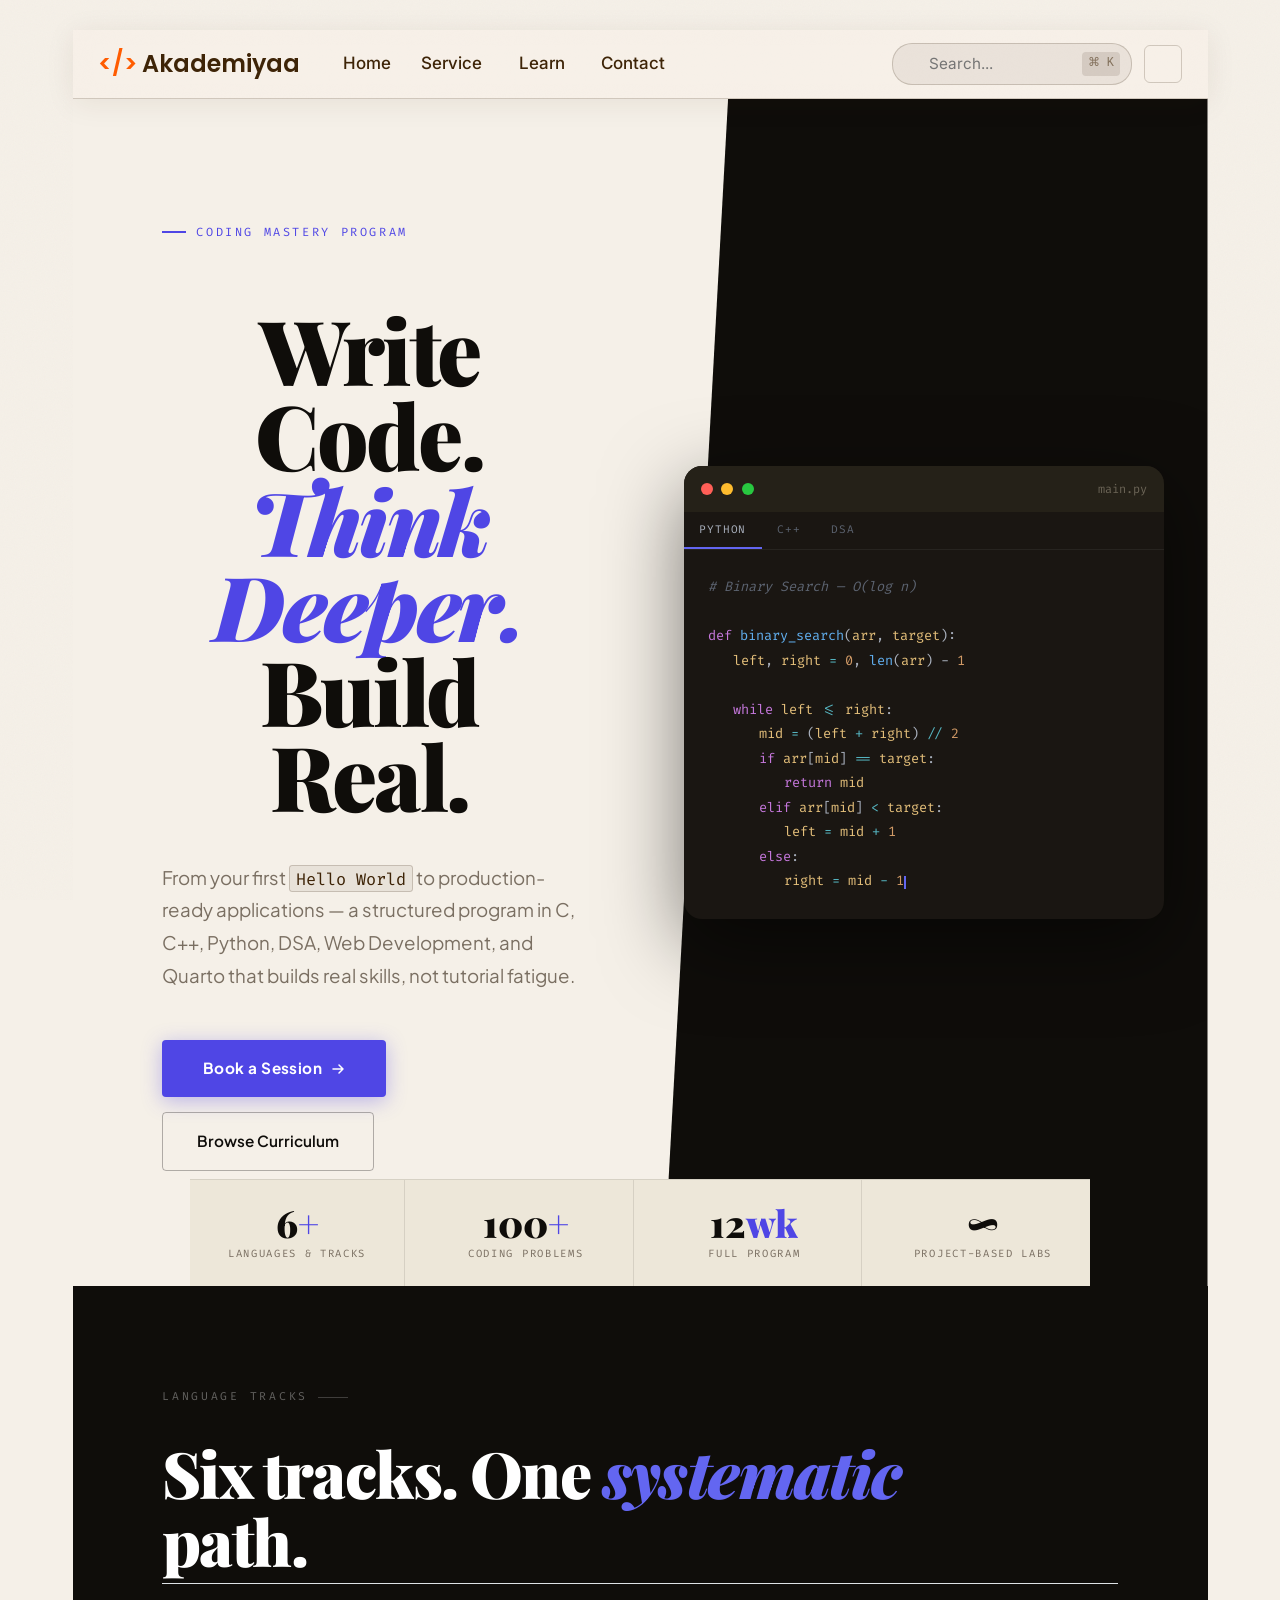
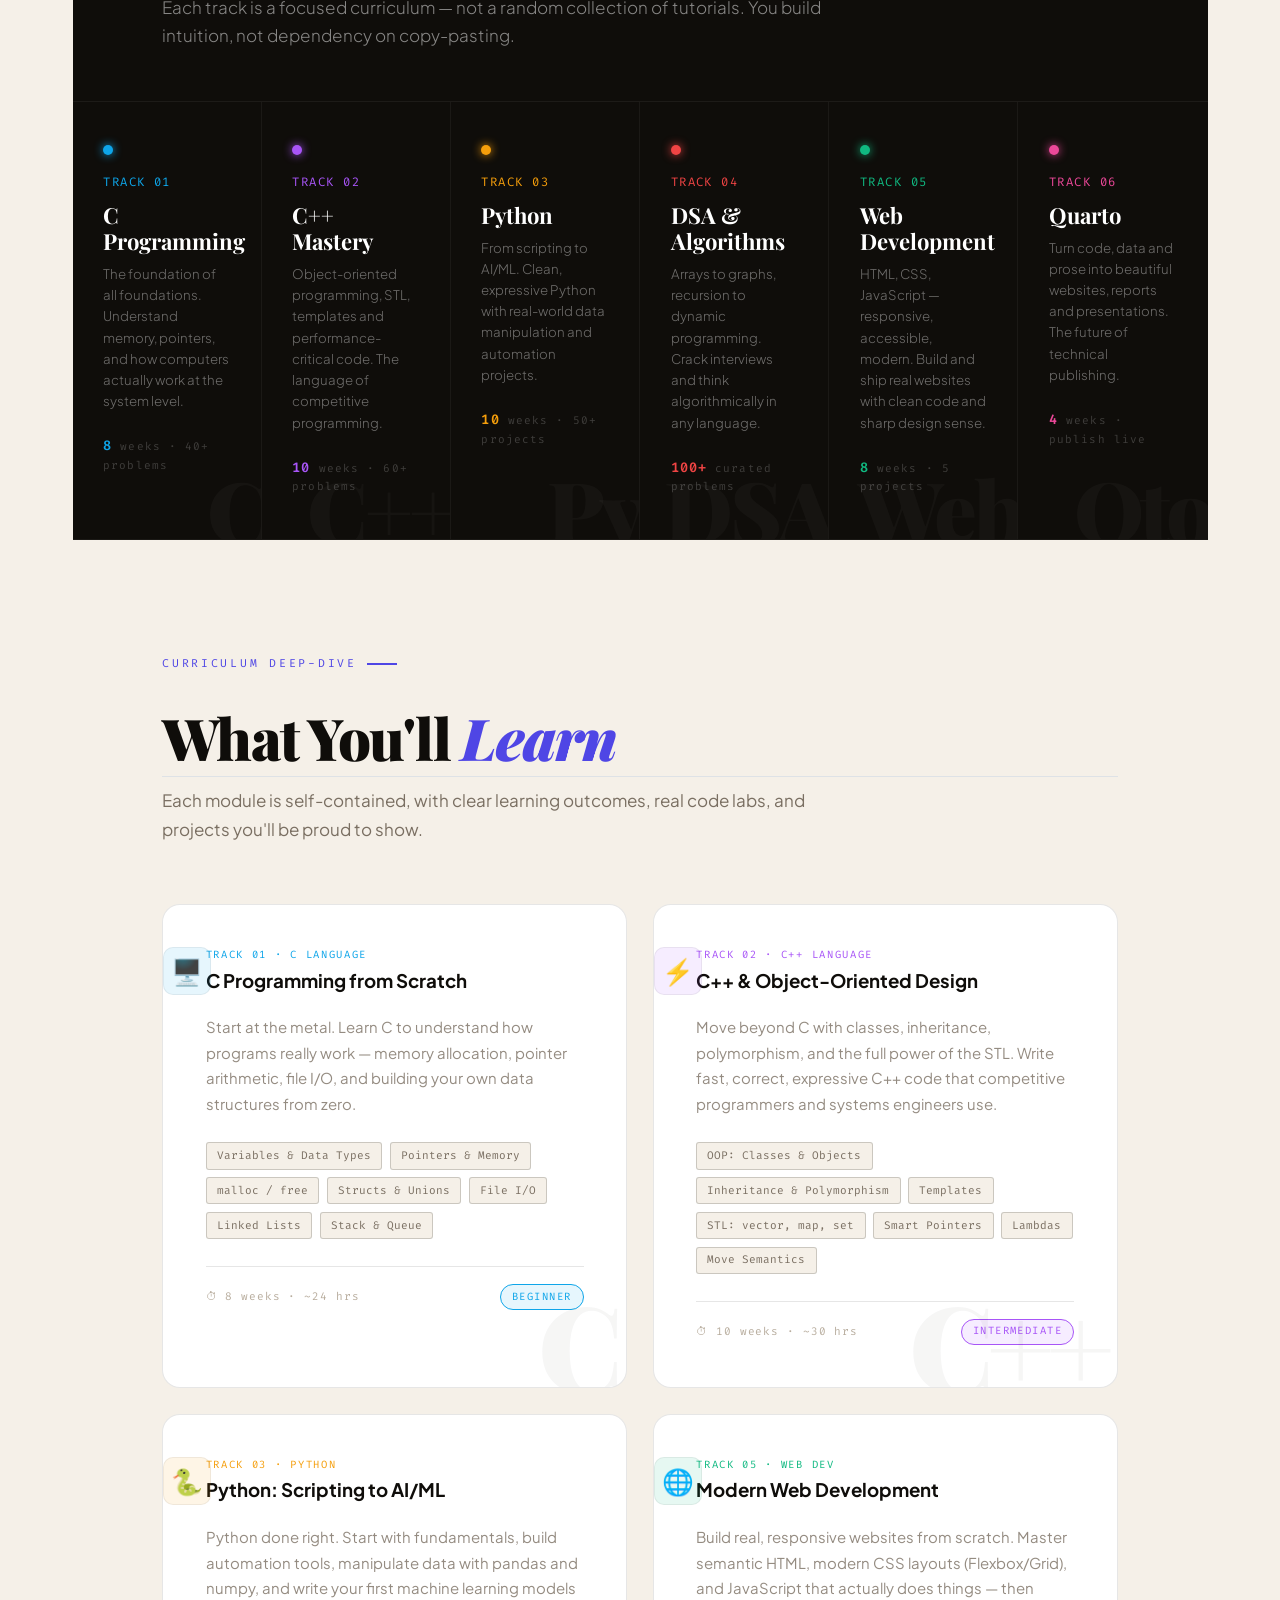
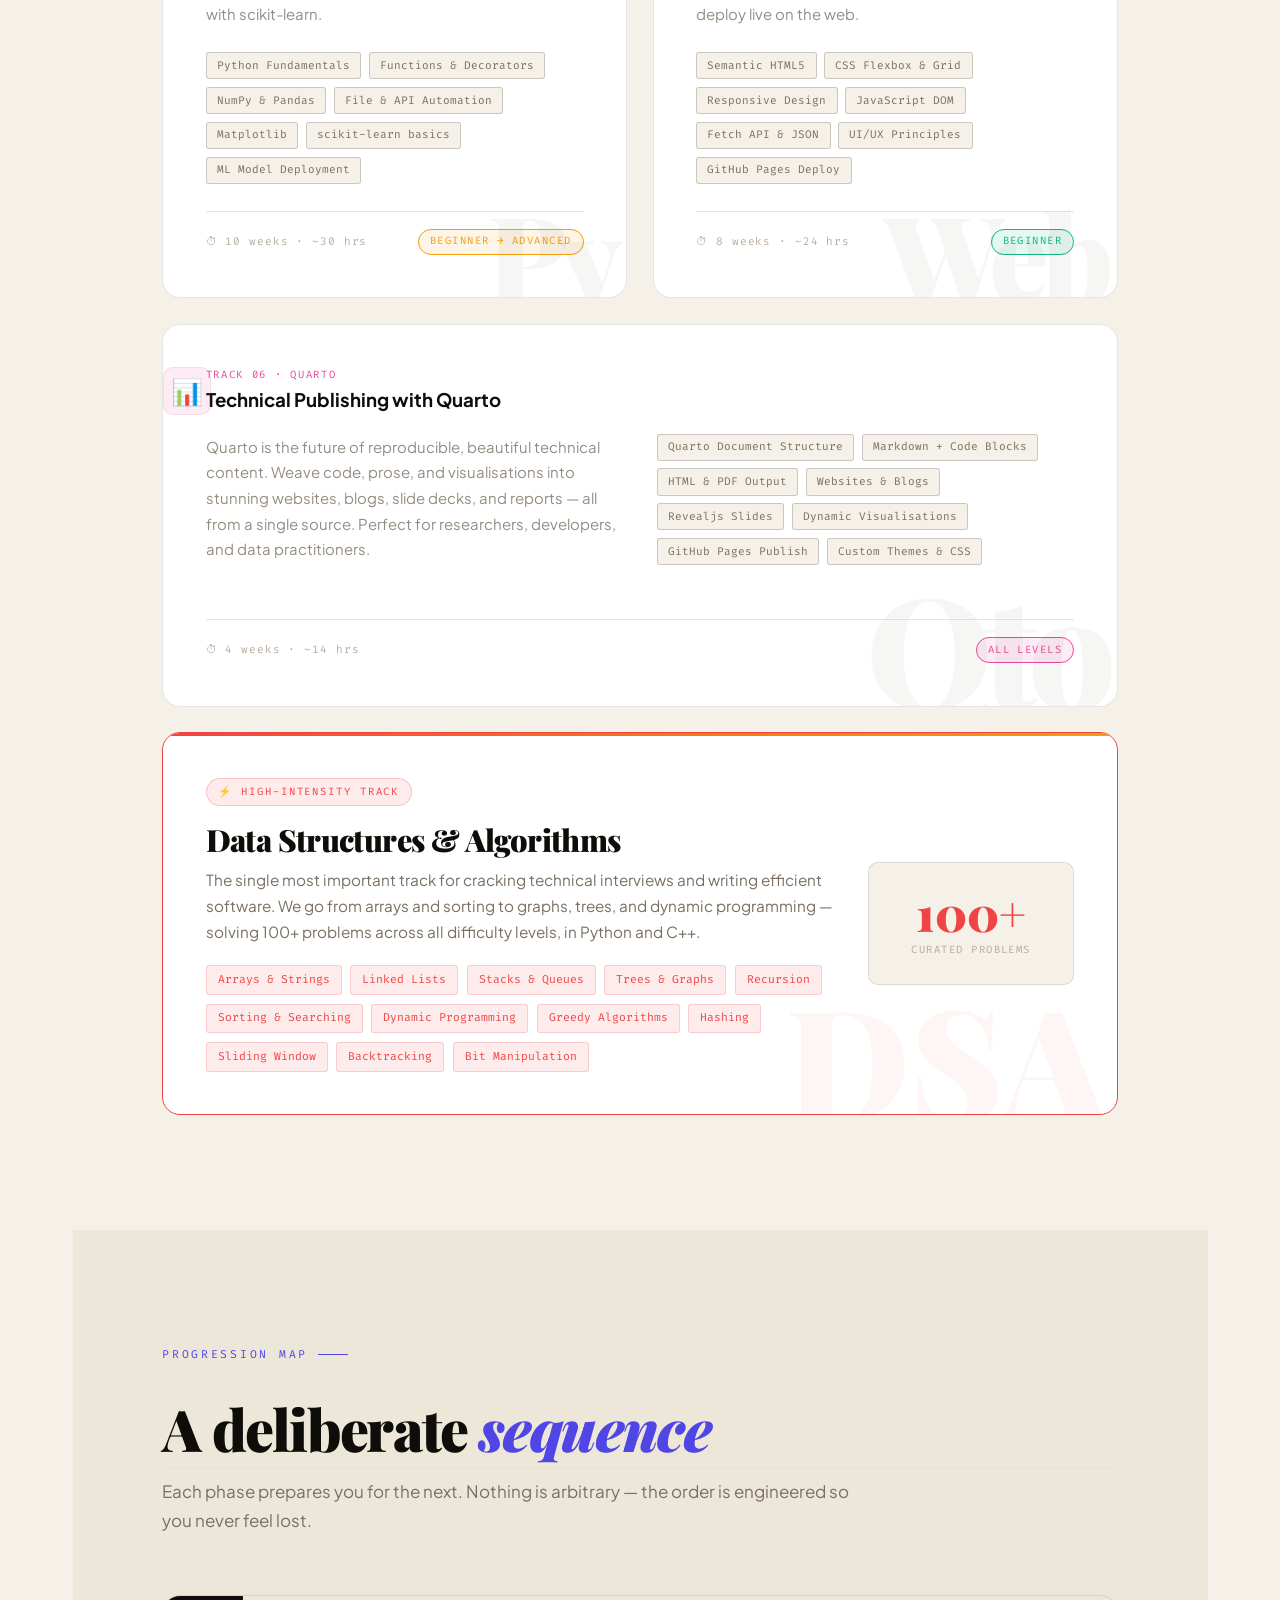
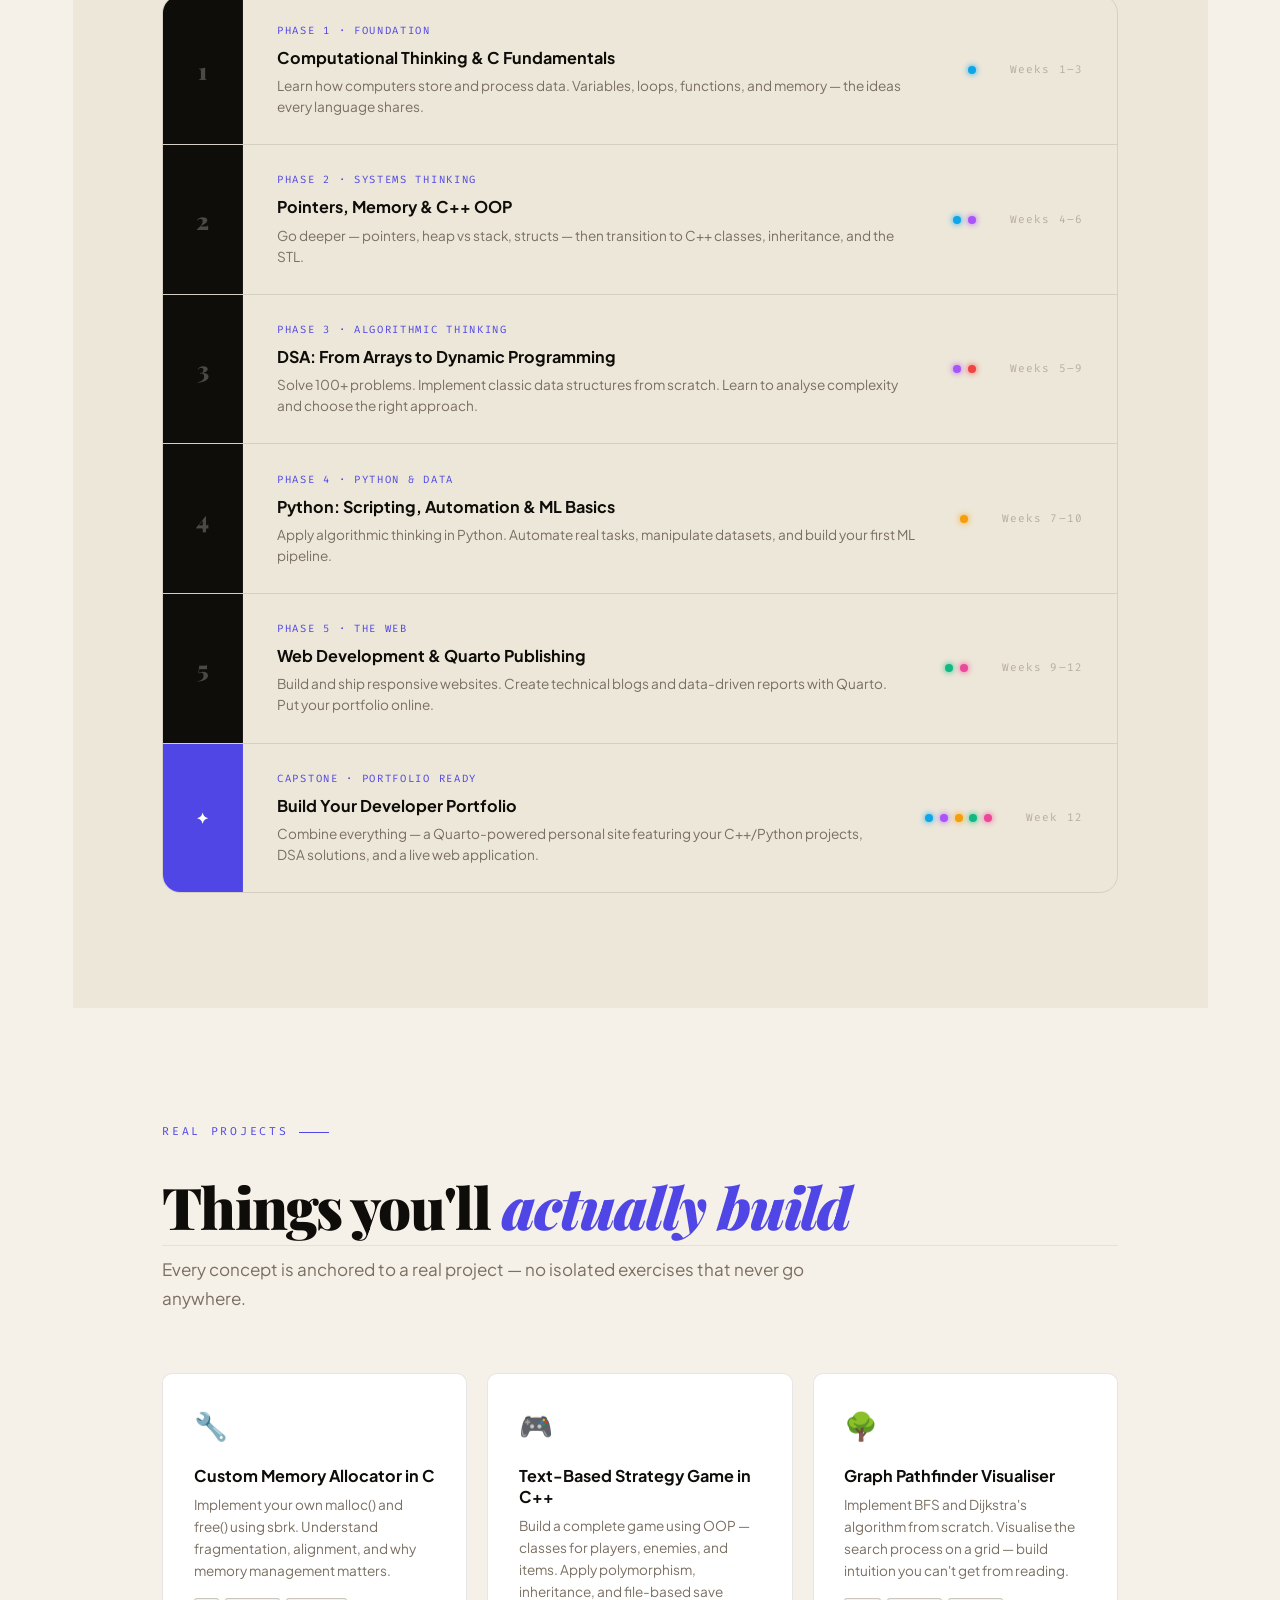
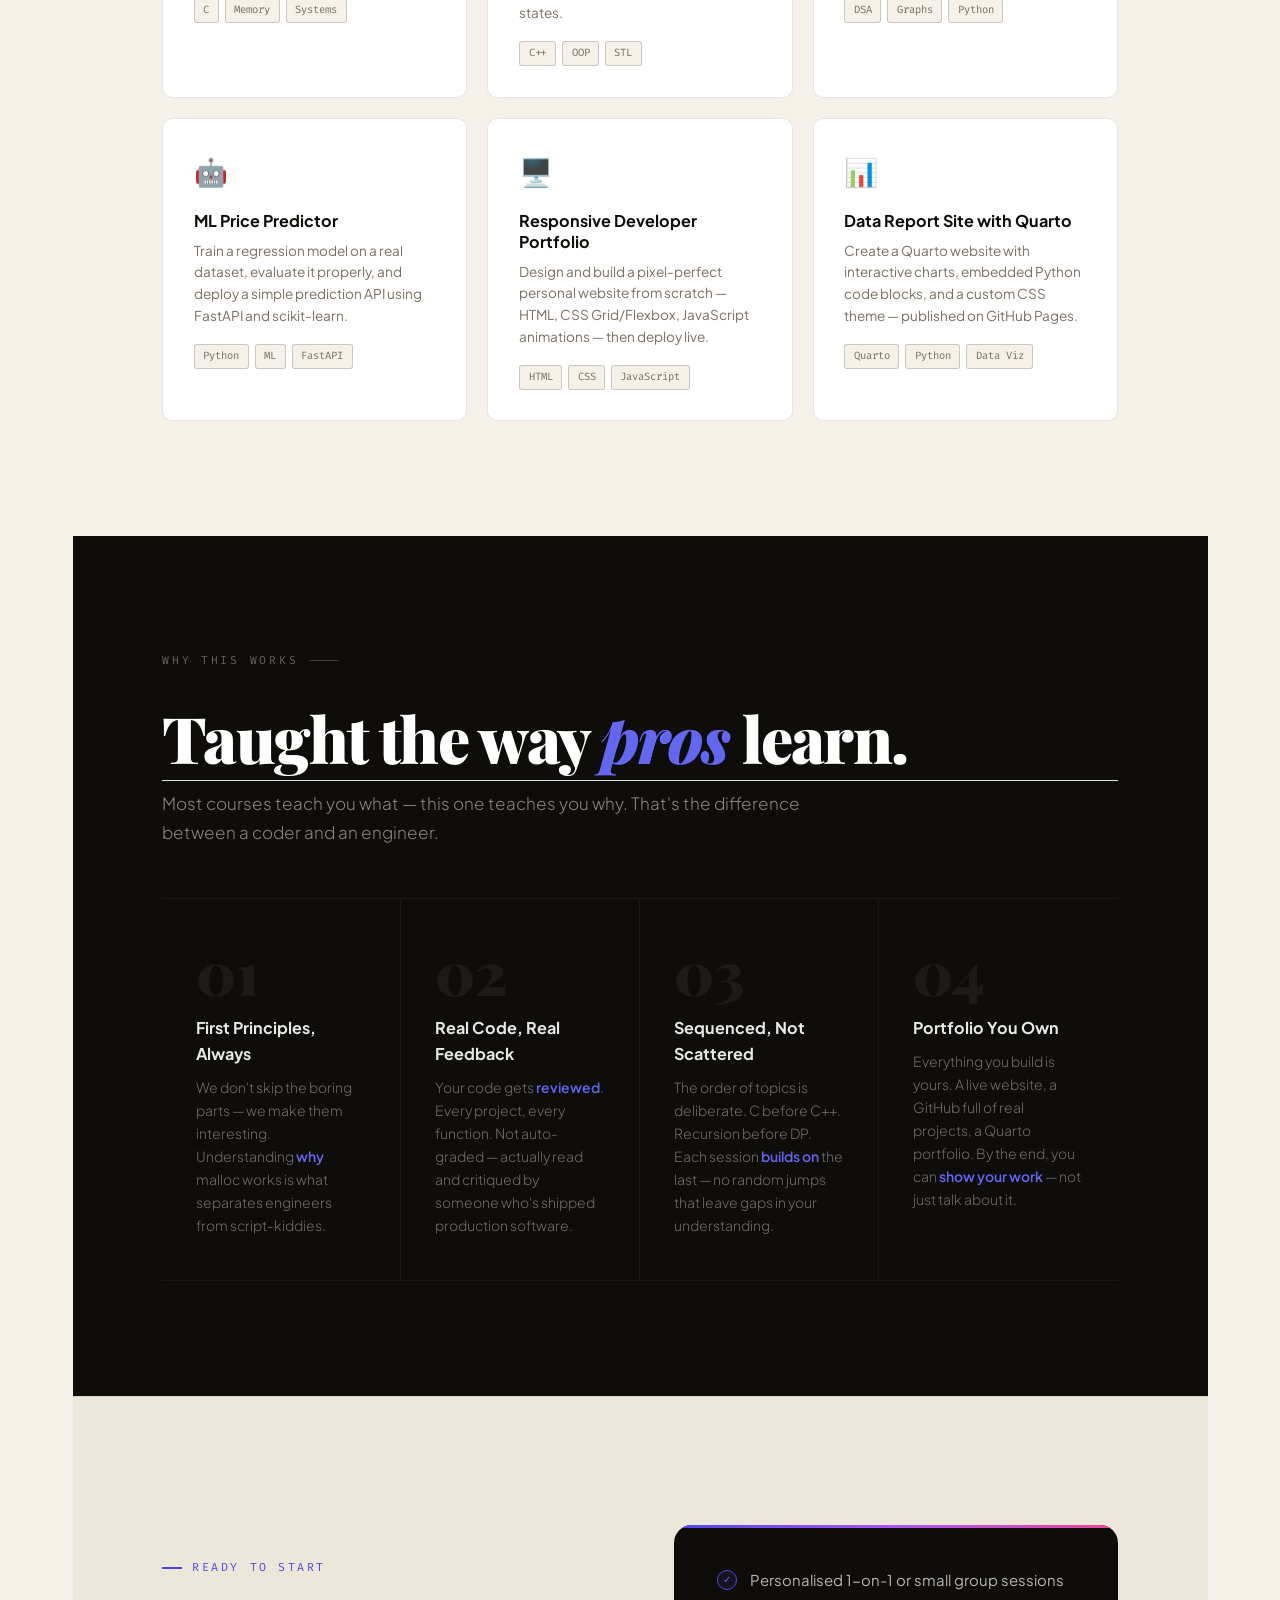
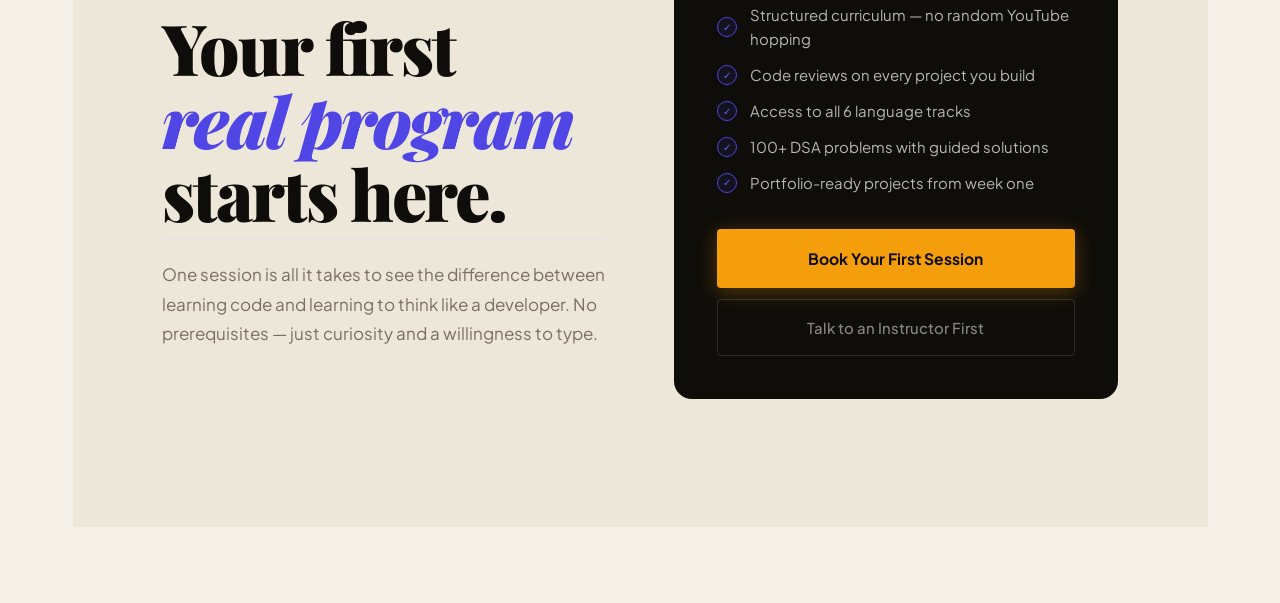
<file: docs/learn/coding.html>
<!DOCTYPE html>
<html xmlns="http://www.w3.org/1999/xhtml" lang="en" xml:lang="en"><head>

<meta charset="utf-8">
<meta name="generator" content="quarto-1.8.26">

<meta name="viewport" content="width=device-width, initial-scale=1.0, user-scalable=yes">


<title>Modern Coding &amp; Development – Akademiyaa</title>
<style>
code{white-space: pre-wrap;}
span.smallcaps{font-variant: small-caps;}
div.columns{display: flex; gap: min(4vw, 1.5em);}
div.column{flex: auto; overflow-x: auto;}
div.hanging-indent{margin-left: 1.5em; text-indent: -1.5em;}
ul.task-list{list-style: none;}
ul.task-list li input[type="checkbox"] {
  width: 0.8em;
  margin: 0 0.8em 0.2em -1em; /* quarto-specific, see https://github.com/quarto-dev/quarto-cli/issues/4556 */ 
  vertical-align: middle;
}
</style>


<script src="../site_libs/quarto-nav/quarto-nav.js"></script>
<script src="../site_libs/clipboard/clipboard.min.js"></script>
<script src="../site_libs/quarto-search/autocomplete.umd.js"></script>
<script src="../site_libs/quarto-search/fuse.min.js"></script>
<script src="../site_libs/quarto-search/quarto-search.js"></script>
<meta name="quarto:offset" content="../">
<script src="../site_libs/quarto-html/quarto.js" type="module"></script>
<script src="../site_libs/quarto-html/tabsets/tabsets.js" type="module"></script>
<script src="../site_libs/quarto-html/axe/axe-check.js" type="module"></script>
<script src="../site_libs/quarto-html/popper.min.js"></script>
<script src="../site_libs/quarto-html/tippy.umd.min.js"></script>
<script src="../site_libs/quarto-html/anchor.min.js"></script>
<link href="../site_libs/quarto-html/tippy.css" rel="stylesheet">
<link href="../site_libs/quarto-html/quarto-syntax-highlighting-587c61ba64f3a5504c4d52d930310e48.css" rel="stylesheet" id="quarto-text-highlighting-styles">
<script src="../site_libs/bootstrap/bootstrap.min.js"></script>
<link href="../site_libs/bootstrap/bootstrap-icons.css" rel="stylesheet">
<link href="../site_libs/bootstrap/bootstrap-ffa9a6279353761231ec249df0a7fdd3.min.css" rel="stylesheet" append-hash="true" id="quarto-bootstrap" data-mode="light">
<script id="quarto-search-options" type="application/json">{
  "location": "sidebar",
  "copy-button": false,
  "collapse-after": 3,
  "panel-placement": "start",
  "type": "textbox",
  "limit": 50,
  "keyboard-shortcut": [
    "f",
    "/",
    "s"
  ],
  "show-item-context": false,
  "language": {
    "search-no-results-text": "No results",
    "search-matching-documents-text": "matching documents",
    "search-copy-link-title": "Copy link to search",
    "search-hide-matches-text": "Hide additional matches",
    "search-more-match-text": "more match in this document",
    "search-more-matches-text": "more matches in this document",
    "search-clear-button-title": "Clear",
    "search-text-placeholder": "",
    "search-detached-cancel-button-title": "Cancel",
    "search-submit-button-title": "Submit",
    "search-label": "Search"
  }
}</script>
<link rel="preconnect" href="https://fonts.googleapis.com">
<link rel="preconnect" href="https://fonts.gstatic.com" crossorigin="">
<link href="https://fonts.googleapis.com/css2?family=Playfair+Display:ital,wght@0,700;0,900;1,700;1,900&amp;family=Plus+Jakarta+Sans:wght@300;400;500;600;700&amp;family=Fira+Code:wght@400;500;600&amp;display=swap" rel="stylesheet">


<link rel="stylesheet" href="../styles.css">
</head>

<body class="quarto-light">

<div id="quarto-search-results"></div>
<!-- content -->
<div id="quarto-content" class="quarto-container page-columns page-rows-contents page-layout-full">
<!-- sidebar -->
<!-- margin-sidebar -->
    
<!-- main -->
<main class="content column-page" id="quarto-document-content">
<header class="custom-liquid-header">

  <div class="nav-container">

    

    <a href="../index.html" class="nav-brand">

      <span class="brand-brackets">&lt;/&gt;</span>Akademiyaa

    </a>



    <button class="mobile-menu-btn" id="mobile-toggle" aria-label="Toggle navigation">

      <i class="fa-solid fa-bars"></i>

    </button>



    <nav class="nav-menu" id="nav-menu">

      <ul class="nav-links">

        <li><a href="../index.html">Home</a></li>

        

        <li class="liquid-drop-item">

          <button class="liquid-drop-btn" aria-expanded="false">

            Service <i class="fa-solid fa-angle-down drop-icon"></i>

          </button>

          <ul class="liquid-drop-menu">

            <li><a href="../services/assistance.html">Remote Assistance</a></li>

            <li><a href="../services/webdev.html">Web Development</a></li>

          </ul>

        </li>



        <li class="liquid-drop-item">

          <button class="liquid-drop-btn" aria-expanded="false">

            Learn <i class="fa-solid fa-angle-down drop-icon"></i>

          </button>

          <ul class="liquid-drop-menu">

            <li><a href="../courses/all_courses.html">All Courses</a></li>

            <li><a href="../courses/clouds.html">Cloud Technologies</a></li>

            <li><a href="../courses/linux.html">Linux Distributions</a></li>

            <li><a href="../courses/languages.html">Programming Languages</a></li>

          </ul>

        </li>



        <li><a href="../contact.html">Contact</a></li>

      </ul>



      <div class="nav-actions">

        

        <div class="custom-search-container">

          <i class="fa-solid fa-magnifying-glass search-icon"></i>

          <input type="text" placeholder="Search..." class="custom-search-input" id="my-custom-search">

          <span class="search-shortcut">⌘ K</span>

        </div>



        <button id="custom-theme-toggle" class="theme-toggle-btn" aria-label="Toggle Dark Mode">

          <i class="fa-solid fa-moon dark-icon"></i>

          <i class="fa-solid fa-sun light-icon"></i>

        </button>

        

      </div>

    </nav>

  </div>

</header>



<script>

  document.addEventListener("DOMContentLoaded", () => {

    const themeToggle = document.getElementById("custom-theme-toggle");

    const htmlElement = document.documentElement;

    const mobileToggle = document.getElementById("mobile-toggle");

    const navMenu = document.getElementById("nav-menu");

    const dropdownToggles = document.querySelectorAll(".liquid-drop-btn");



    // Theme logic

    const currentTheme = localStorage.getItem("theme") || "light";

    if (currentTheme === "dark") htmlElement.setAttribute("data-bs-theme", "dark");



    themeToggle.addEventListener("click", () => {

      if (htmlElement.getAttribute("data-bs-theme") === "dark") {

        htmlElement.removeAttribute("data-bs-theme");

        localStorage.setItem("theme", "light");

      } else {

        htmlElement.setAttribute("data-bs-theme", "dark");

        localStorage.setItem("theme", "dark");

      }

    });



    // Mobile menu logic

    mobileToggle.addEventListener("click", () => navMenu.classList.toggle("active"));



    // Dropdown logic

    dropdownToggles.forEach(toggle => {

      toggle.addEventListener("click", (e) => {

        e.preventDefault(); 

        const parentLi = toggle.parentElement;

        document.querySelectorAll('.liquid-drop-item').forEach(item => {

          if (item !== parentLi) {

            item.classList.remove('open');

            item.querySelector('.drop-icon').style.transform = 'rotate(0deg)';

          }

        });

        parentLi.classList.toggle("open");

        const icon = toggle.querySelector('.drop-icon');

        icon.style.transform = parentLi.classList.contains("open") ? 'rotate(180deg)' : 'rotate(0deg)';

      });

    });

    

    document.addEventListener('click', (e) => {

      if (!e.target.closest('.liquid-drop-item')) {

        document.querySelectorAll('.liquid-drop-item').forEach(item => {

          item.classList.remove('open');

          item.querySelector('.drop-icon').style.transform = 'rotate(0deg)';

        });

      }

    });



    // SEARCH LOGIC (Connects your custom box to Quarto natively)

    const searchInput = document.getElementById("my-custom-search");



    if (searchInput) {

      document.addEventListener("keydown", (e) => {

        if ((e.metaKey || e.ctrlKey) && e.key === "k") {

          e.preventDefault(); 

          searchInput.focus(); 

        }

      });



      searchInput.addEventListener("keydown", (e) => {

        if (e.key === "Enter") {

          e.preventDefault(); 

          const query = searchInput.value.trim();

          

          if (query !== "") {

            // Find Quarto's real hidden search button

            const quartoBtn = document.querySelector("#quarto-search, .quarto-search-button");

            

            if (quartoBtn) {

              quartoBtn.click(); // Open the modal

              

              // Wait for modal to appear, then type the query

              setTimeout(() => {

                const modalInput = document.querySelector("#quarto-search-input, .aa-Input");

                if (modalInput) {

                  modalInput.value = query;

                  modalInput.dispatchEvent(new Event("input", { bubbles: true }));

                  modalInput.focus();

                }

              }, 200); 

            } else {

              window.location.href = `/search.html?q=${encodeURIComponent(query)}`;

            }

          }

        }

      });

    }

  });

</script>

<header id="title-block-header" class="quarto-title-block default">
<div class="quarto-title">
<h1 class="title">Modern Coding &amp; Development</h1>
</div>



<div class="quarto-title-meta column-page">

    
  
    
  </div>
  


</header>


<style>
/* ═══════════════════════════════════════════════════════
   CODING MASTERY — Bold Editorial Light Aesthetic
   Ink-black · Warm cream · Electric indigo · Syntax accents
   ═══════════════════════════════════════════════════════ */

:root {
  --cream:       #f5f0e8;
  --cream-dark:  #ede7d9;
  --cream-mid:   #e8e0cf;
  --ink:         #0f0d0a;
  --ink-soft:    #1e1a14;
  --ink-mid:     #3d3830;

  --indigo:      #4f46e5;
  --indigo-soft: #6366f1;
  --indigo-dim:  rgba(79,70,229,0.1);
  --indigo-glow: rgba(79,70,229,0.2);
  --indigo-border: rgba(79,70,229,0.25);

  /* Language syntax colors */
  --c-blue:      #0ea5e9;
  --c-blue-dim:  rgba(14,165,233,0.1);
  --cpp-purple:  #a855f7;
  --cpp-dim:     rgba(168,85,247,0.1);
  --py-gold:     #f59e0b;
  --py-dim:      rgba(245,158,11,0.1);
  --dsa-red:     #ef4444;
  --dsa-dim:     rgba(239,68,68,0.1);
  --web-green:   #10b981;
  --web-dim:     rgba(16,185,129,0.1);
  --quarto-pink: #ec4899;
  --quarto-dim:  rgba(236,72,153,0.1);

  --text-primary:  var(--ink);
  --text-mid:      var(--ink-mid);
  --text-muted:    #7a6f62;
  --text-faint:    #b8ad9e;

  --border:        rgba(15,13,10,0.1);
  --border-mid:    rgba(15,13,10,0.18);
  --border-dark:   rgba(15,13,10,0.3);

  --font-display: 'Playfair Display', Georgia, serif;
  --font-body:    'Plus Jakarta Sans', sans-serif;
  --font-mono:    'Fira Code', monospace;

  --radius-sm:  4px;
  --radius-md:  10px;
  --radius-lg:  18px;
  --shadow-lift: 0 8px 40px rgba(15,13,10,0.12);
  --shadow-card: 0 2px 16px rgba(15,13,10,0.08);
}

*, *::before, *::after { box-sizing: border-box; margin: 0; padding: 0; }
body { background: var(--cream) !important; font-family: var(--font-body); color: var(--ink); }
#quarto-content { padding: 0 !important; max-width: 100% !important; }
nav.navbar, footer, .quarto-title-banner { display: none !important; }
a { text-decoration: none; }

/* ── PAPER GRAIN TEXTURE ── */
.code-page {
  position: relative;
  overflow-x: hidden;
  background: var(--cream);
}
.code-page::before {
  content: '';
  position: fixed; inset: 0; z-index: 0; pointer-events: none;
  opacity: 0.03;
  background-image: url("data:image/svg+xml,%3Csvg viewBox='0 0 256 256' xmlns='http://www.w3.org/2000/svg'%3E%3Cfilter id='noise'%3E%3CfeTurbulence type='fractalNoise' baseFrequency='0.9' numOctaves='4' stitchTiles='stitch'/%3E%3C/filter%3E%3Crect width='100%25' height='100%25' filter='url(%23noise)' opacity='1'/%3E%3C/svg%3E");
  background-size: 256px 256px;
}

/* ═══════════ HERO ═══════════ */
.hero {
  position: relative;
  min-height: 100vh;
  display: grid;
  grid-template-columns: 1fr 1fr;
  align-items: center;
  gap: 0;
  overflow: hidden;
  z-index: 1;
  background: var(--cream);
}

/* diagonal ink stripe */
.hero::before {
  content: '';
  position: absolute; top: 0; right: 0;
  width: 48%; height: 100%;
  background: var(--ink);
  clip-path: polygon(12% 0, 100% 0, 100% 100%, 0% 100%);
  z-index: 0;
}

.hero-left {
  padding: clamp(4rem,9vw,8rem) clamp(1.5rem,5vw,6rem) clamp(4rem,9vw,8rem) clamp(1.5rem,7vw,8rem);
  position: relative; z-index: 2;
}

.hero-kicker {
  font-family: var(--font-mono); font-size: .7rem;
  letter-spacing: .22em; text-transform: uppercase;
  color: var(--indigo); margin-bottom: 1.8rem;
  display: inline-flex; align-items: center; gap: .6rem;
}
.hero-kicker::before {
  content: ''; width: 24px; height: 2px;
  background: var(--indigo);
}

.hero-title {
  font-family: var(--font-display) !important;
  font-size: clamp(3.2rem, 7vw, 6.5rem) !important;
  font-weight: 900 !important;
  line-height: 0.95 !important;
  color: var(--ink) !important;
  letter-spacing: -.03em;
  margin-bottom: .5em !important;
}
.hero-title .em-line {
  font-style: italic;
  color: var(--indigo);
}

.hero-desc {
  font-family: var(--font-body); font-weight: 400;
  font-size: clamp(.95rem, 1.5vw, 1.1rem);
  color: var(--text-muted); line-height: 1.75;
  max-width: 46ch; margin-bottom: 2.8rem;
}

.hero-cta {
  display: flex; flex-wrap: wrap; gap: .9rem; align-items: center;
}

.btn-primary-code {
  font-family: var(--font-body); font-weight: 700;
  font-size: .9rem; letter-spacing: .03em;
  color: #fff !important;
  background: var(--indigo);
  padding: .95rem 2.4rem; border-radius: var(--radius-sm);
  transition: all .22s ease;
  box-shadow: 0 4px 20px rgba(79,70,229,.35);
  display: inline-flex; align-items: center; gap: .5rem;
}
.btn-primary-code:hover {
  background: var(--indigo-soft);
  box-shadow: 0 6px 32px rgba(79,70,229,.5);
  transform: translateY(-2px);
}
.btn-secondary-code {
  font-family: var(--font-body); font-weight: 600;
  font-size: .9rem;
  color: var(--ink) !important;
  background: transparent;
  padding: .95rem 2rem; border-radius: var(--radius-sm);
  border: 1.5px solid var(--border-dark);
  transition: all .22s ease;
}
.btn-secondary-code:hover {
  border-color: var(--indigo);
  color: var(--indigo) !important;
}

/* Hero right: animated code block */
.hero-right {
  position: relative; z-index: 2;
  display: flex; align-items: center; justify-content: center;
  padding: 3rem 2.5rem;
  height: 100%;
}

.code-window {
  width: 100%; max-width: 480px;
  background: #1a1612;
  border-radius: var(--radius-lg);
  overflow: hidden;
  box-shadow: 0 24px 80px rgba(0,0,0,.5);
  animation: windowFloat 6s ease-in-out infinite;
}
@keyframes windowFloat {
  0%,100% { transform: translateY(0); }
  50%      { transform: translateY(-10px); }
}

.win-bar {
  background: #252118;
  padding: .8rem 1rem;
  display: flex; align-items: center; gap: .5rem;
}
.win-dot {
  width: 12px; height: 12px; border-radius: 50%;
}
.win-dot.red   { background: #ff5f57; }
.win-dot.amber { background: #febc2e; }
.win-dot.green { background: #28c840; }
.win-fname {
  font-family: var(--font-mono); font-size: .7rem;
  color: #6b6456; margin-left: auto;
}

.win-body {
  padding: 1.5rem 1.4rem;
  font-family: var(--font-mono); font-size: .8rem;
  line-height: 1.8; min-height: 280px;
}

/* Syntax colors inside window */
.t-kw  { color: #c678dd; }
.t-fn  { color: #61afef; }
.t-str { color: #98c379; }
.t-num { color: #d19a66; }
.t-cm  { color: #5c6370; font-style: italic; }
.t-op  { color: #56b6c2; }
.t-var { color: #e06c75; }
.t-def { color: #e5c07b; }
.t-wh  { color: #abb2bf; }

/* typing cursor */
.t-cursor {
  display: inline-block; width: 2px; height: 1em;
  background: var(--indigo-soft);
  vertical-align: text-bottom;
  animation: blink 1s step-end infinite;
}
@keyframes blink { 50% { opacity: 0; } }

/* code line */
.cl { display: block; }
.ind1 { padding-left: 1.5rem; }
.ind2 { padding-left: 3rem; }
.ind3 { padding-left: 4.5rem; }
.ln-fade { opacity: 0; animation: fadeIn .4s ease forwards; }
.ln-fade:nth-child(1)  { animation-delay: .1s; }
.ln-fade:nth-child(2)  { animation-delay: .4s; }
.ln-fade:nth-child(3)  { animation-delay: .7s; }
.ln-fade:nth-child(4)  { animation-delay: 1.0s; }
.ln-fade:nth-child(5)  { animation-delay: 1.3s; }
.ln-fade:nth-child(6)  { animation-delay: 1.6s; }
.ln-fade:nth-child(7)  { animation-delay: 1.9s; }
.ln-fade:nth-child(8)  { animation-delay: 2.2s; }
.ln-fade:nth-child(9)  { animation-delay: 2.5s; }
.ln-fade:nth-child(10) { animation-delay: 2.8s; }
.ln-fade:nth-child(11) { animation-delay: 3.1s; }
.ln-fade:nth-child(12) { animation-delay: 3.4s; }
@keyframes fadeIn {
  from { opacity: 0; transform: translateX(-6px); }
  to   { opacity: 1; transform: translateX(0); }
}

/* language tabs */
.lang-tabs {
  display: flex; gap: 0;
  border-bottom: 1px solid rgba(255,255,255,.06);
}
.lang-tab {
  font-family: var(--font-mono); font-size: .65rem;
  letter-spacing: .08em; text-transform: uppercase;
  padding: .5rem .9rem;
  color: #5c6370; cursor: pointer;
  border-bottom: 2px solid transparent;
  transition: color .2s, border-color .2s;
}
.lang-tab.active { color: #abb2bf; border-color: var(--indigo-soft); }

/* hero stats row */
.hero-stats-row {
  position: absolute; bottom: 0; left: 0; right: 0;
  background: var(--cream-dark);
  border-top: 1px solid var(--border);
  display: flex; flex-wrap: wrap;
  z-index: 3;
}
.h-stat-block {
  flex: 1; min-width: 140px;
  padding: 1.4rem 2rem;
  border-right: 1px solid var(--border);
  text-align: center;
}
.h-stat-block:last-child { border-right: none; }
.h-stat-val {
  font-family: var(--font-display); font-size: 2.2rem; font-weight: 900;
  color: var(--ink); line-height: 1; display: block;
}
.h-stat-val span { color: var(--indigo); }
.h-stat-lbl {
  font-family: var(--font-mono); font-size: .62rem;
  letter-spacing: .16em; text-transform: uppercase;
  color: var(--text-muted); margin-top: .25rem; display: block;
}

/* ═══════════ LANGUAGE TRACKS ═══════════ */
.tracks-section {
  background: var(--ink);
  position: relative; z-index: 1;
  padding-bottom: 0;
}

.tracks-header {
  padding: clamp(4rem,8vw,6rem) clamp(1.5rem,7vw,8rem) 3rem;
  max-width: 1400px; margin: 0 auto;
}

.s-label-light {
  font-family: var(--font-mono); font-size: .67rem;
  letter-spacing: .24em; text-transform: uppercase;
  color: rgba(255,255,255,.35); margin-bottom: .8rem;
  display: flex; align-items: center; gap: .6rem;
}
.s-label-light::after {
  content: ''; display: block; height: 1px; width: 30px;
  background: rgba(255,255,255,.2);
}

.s-title-light {
  font-family: var(--font-display) !important;
  font-size: clamp(2.2rem,5vw,4rem) !important;
  font-weight: 900 !important; line-height: 1.04 !important;
  color: #fff !important; letter-spacing: -.025em;
  margin-bottom: .5rem !important;
}
.s-title-light em { font-style: italic; color: var(--indigo-soft); }

.s-desc-light {
  font-family: var(--font-body); font-weight: 300;
  font-size: 1rem; color: rgba(255,255,255,.5);
  max-width: 56ch; line-height: 1.7; margin-bottom: 0;
}

/* Language track scroll row */
.lang-tracks {
  display: grid;
  grid-template-columns: repeat(6, 1fr);
  gap: 0;
  border-top: 1px solid rgba(255,255,255,.06);
}
@media(max-width:1100px) { .lang-tracks { grid-template-columns: repeat(3,1fr); } }
@media(max-width:640px)  { .lang-tracks { grid-template-columns: repeat(2,1fr); } }

.lang-card {
  padding: 2.5rem 1.8rem;
  border-right: 1px solid rgba(255,255,255,.05);
  border-bottom: 1px solid rgba(255,255,255,.05);
  position: relative; overflow: hidden;
  cursor: default;
  transition: background .3s;
}
.lang-card:hover { background: rgba(255,255,255,.04); }
.lang-card:last-child { border-right: none; }

.lang-card::before {
  content: '';
  position: absolute; top: 0; left: 0; right: 0; height: 3px;
  background: var(--lc-color);
  transform: scaleX(0); transform-origin: left;
  transition: transform .4s ease;
}
.lang-card:hover::before { transform: scaleX(1); }

/* large letter watermark */
.lang-card::after {
  content: attr(data-lang);
  position: absolute; bottom: -12px; right: -4px;
  font-family: var(--font-display); font-size: 5rem; font-weight: 900;
  color: rgba(255,255,255,.03); line-height: 1;
  user-select: none; pointer-events: none;
  letter-spacing: -.04em;
}

.lc-c      { --lc-color: var(--c-blue);   }
.lc-cpp    { --lc-color: var(--cpp-purple);}
.lc-py     { --lc-color: var(--py-gold);  }
.lc-dsa    { --lc-color: var(--dsa-red);  }
.lc-web    { --lc-color: var(--web-green);}
.lc-quarto { --lc-color: var(--quarto-pink);}

.lc-dot {
  width: 10px; height: 10px; border-radius: 50%;
  background: var(--lc-color);
  box-shadow: 0 0 10px var(--lc-color);
  margin-bottom: 1.1rem;
}
.lc-name {
  font-family: var(--font-mono); font-size: .72rem;
  letter-spacing: .12em; text-transform: uppercase;
  color: var(--lc-color); margin-bottom: .5rem; display: block;
}
.lc-title {
  font-family: var(--font-display); font-size: 1.3rem; font-weight: 700;
  color: #fff; line-height: 1.2; margin-bottom: .5rem;
}
.lc-desc {
  font-family: var(--font-body); font-weight: 300;
  font-size: .78rem; color: rgba(255,255,255,.4); line-height: 1.6;
}
.lc-count {
  margin-top: 1.4rem;
  font-family: var(--font-mono); font-size: .65rem;
  letter-spacing: .1em; color: rgba(255,255,255,.2);
}
.lc-count span { color: var(--lc-color); font-size: .8rem; font-weight: 600; }

/* ═══════════ MODULES ═══════════ */
.modules-section { background: var(--cream); }

.s-wrap {
  padding: clamp(4.5rem,9vw,7rem) clamp(1.5rem,7vw,8rem);
  position: relative; z-index: 1;
  max-width: 1400px; margin: 0 auto;
}

.s-label {
  font-family: var(--font-mono); font-size: .67rem;
  letter-spacing: .24em; text-transform: uppercase;
  color: var(--indigo); margin-bottom: .8rem;
  display: flex; align-items: center; gap: .6rem;
}
.s-label::after {
  content: ''; display: block; height: 1.5px; width: 30px;
  background: var(--indigo);
}

.s-title {
  font-family: var(--font-display) !important;
  font-size: clamp(2.2rem,4.5vw,3.8rem) !important;
  font-weight: 900 !important; line-height: 1.06 !important;
  color: var(--ink) !important;
  letter-spacing: -.03em; margin-bottom: .5rem !important;
}
.s-title em { font-style: italic; color: var(--indigo); }

.s-desc {
  font-family: var(--font-body); font-weight: 400;
  font-size: 1rem; color: var(--text-muted);
  max-width: 58ch; line-height: 1.72; margin-bottom: 3.5rem;
}

/* MODULES GRID */
.modules-grid {
  display: grid;
  grid-template-columns: 1fr 1fr;
  gap: 1.5rem;
}
@media(max-width:760px) { .modules-grid { grid-template-columns: 1fr; } }

.mod-card {
  border: 1.5px solid var(--border);
  border-radius: var(--radius-lg);
  padding: 2.5rem;
  position: relative; overflow: hidden;
  background: #fff;
  transition: box-shadow .3s, transform .3s, border-color .3s;
  cursor: default;
  opacity: 0;
  animation: modIn .55s ease forwards;
}
.mod-card:hover {
  box-shadow: var(--shadow-lift);
  transform: translateY(-5px);
  border-color: var(--mc-color);
}
.mod-card:nth-child(1){animation-delay:.08s}
.mod-card:nth-child(2){animation-delay:.18s}
.mod-card:nth-child(3){animation-delay:.28s}
.mod-card:nth-child(4){animation-delay:.38s}
.mod-card:nth-child(5){animation-delay:.48s}
.mod-card:nth-child(6){animation-delay:.58s}

@keyframes modIn {
  from { opacity: 0; transform: translateY(20px); }
  to   { opacity: 1; transform: translateY(0); }
}

/* left color bar */
.mod-card::before {
  content: '';
  position: absolute; top: 2rem; left: 0; bottom: 2rem; width: 3px;
  background: var(--mc-color);
  border-radius: 0 2px 2px 0;
  transform: scaleY(0); transform-origin: top;
  transition: transform .35s ease;
}
.mod-card:hover::before { transform: scaleY(1); }

/* big number watermark */
.mod-wm {
  position: absolute; bottom: -16px; right: 10px;
  font-family: var(--font-display); font-size: 7rem; font-weight: 900;
  color: rgba(15,13,10,.04); line-height: 1;
  user-select: none; pointer-events: none; letter-spacing: -.06em;
}

.mc-c      { --mc-color: var(--c-blue);    --mc-dim: var(--c-blue-dim); }
.mc-cpp    { --mc-color: var(--cpp-purple); --mc-dim: var(--cpp-dim); }
.mc-py     { --mc-color: var(--py-gold);   --mc-dim: var(--py-dim); }
.mc-dsa    { --mc-color: var(--dsa-red);   --mc-dim: var(--dsa-dim); }
.mc-web    { --mc-color: var(--web-green); --mc-dim: var(--web-dim); }
.mc-quarto { --mc-color: var(--quarto-pink);--mc-dim: var(--quarto-dim); }

.mod-head {
  display: flex; align-items: flex-start; gap: 1rem; margin-bottom: 1.3rem;
}
.mod-icon {
  width: 48px; height: 48px; flex-shrink: 0; border-radius: var(--radius-md);
  display: flex; align-items: center; justify-content: center; font-size: 1.5rem;
  background: var(--mc-dim);
  border: 1.5px solid rgba(15,13,10,.06);
}
.mod-tag {
  font-family: var(--font-mono); font-size: .62rem;
  letter-spacing: .16em; text-transform: uppercase;
  color: var(--mc-color); margin-bottom: .25rem; display: block;
}
.mod-name {
  font-family: var(--font-body); font-weight: 700; font-size: 1.1rem;
  color: var(--ink); line-height: 1.25;
}

.mod-desc {
  font-family: var(--font-body); font-weight: 400;
  font-size: .88rem; color: var(--text-muted); line-height: 1.72; margin-bottom: 1.5rem;
}

.mod-topics {
  display: flex; flex-wrap: wrap; gap: .45rem; margin-bottom: 1.6rem;
}
.mod-topic {
  font-family: var(--font-mono); font-size: .65rem;
  color: var(--text-muted);
  background: var(--cream);
  border: 1px solid var(--border-mid);
  padding: .22rem .6rem; border-radius: 3px;
  transition: all .2s;
}
.mod-card:hover .mod-topic {
  background: var(--mc-dim);
  border-color: var(--mc-color);
  color: var(--mc-color);
}

.mod-footer {
  padding-top: 1rem; border-top: 1px solid var(--border);
  display: flex; align-items: center; justify-content: space-between;
}
.mod-dur {
  font-family: var(--font-mono); font-size: .65rem;
  color: var(--text-faint); letter-spacing: .08em;
}
.mod-lvl {
  font-family: var(--font-mono); font-size: .62rem;
  letter-spacing: .14em; text-transform: uppercase;
  padding: .2rem .65rem; border-radius: 100px;
  background: var(--mc-dim); color: var(--mc-color);
  border: 1px solid var(--mc-color);
}

/* ═══════════ DSA SPECIAL FULL WIDTH ═══════════ */
.dsa-banner {
  margin: 1.5rem 0 0;
  border: 1.5px solid var(--dsa-red);
  border-radius: var(--radius-lg);
  background: #fff;
  padding: 2.5rem;
  position: relative; overflow: hidden;
  cursor: default;
  transition: box-shadow .3s;
}
.dsa-banner:hover { box-shadow: 0 8px 40px rgba(239,68,68,.15); }
.dsa-banner::before {
  content: '';
  position: absolute; top: 0; left: 0; right: 0; height: 3px;
  background: linear-gradient(90deg, var(--dsa-red), #f97316, var(--py-gold));
}
.dsa-inner {
  display: grid; grid-template-columns: 1fr auto;
  gap: 2rem; align-items: center;
}
@media(max-width:700px) { .dsa-inner { grid-template-columns: 1fr; } }
.dsa-wm {
  position: absolute; bottom: -20px; right: 10px;
  font-family: var(--font-display); font-size: 9rem; font-weight: 900;
  color: rgba(239,68,68,.05); line-height: 1; user-select: none; pointer-events: none;
}
.dsa-badge {
  display: inline-flex; align-items: center; gap: .5rem;
  font-family: var(--font-mono); font-size: .62rem;
  letter-spacing: .18em; text-transform: uppercase;
  color: var(--dsa-red); background: var(--dsa-dim);
  border: 1px solid rgba(239,68,68,.25);
  padding: .28rem .7rem; border-radius: 100px; margin-bottom: 1rem;
}
.dsa-title {
  font-family: var(--font-display); font-size: 1.8rem; font-weight: 900;
  color: var(--ink); letter-spacing: -.02em; margin-bottom: .6rem; line-height: 1.1;
}
.dsa-desc {
  font-family: var(--font-body); font-weight: 400;
  font-size: .9rem; color: var(--text-muted); line-height: 1.7; max-width: 58ch;
}
.dsa-topics {
  display: flex; flex-wrap: wrap; gap: .5rem; margin-top: 1.2rem;
}
.dsa-topic {
  font-family: var(--font-mono); font-size: .67rem;
  color: var(--dsa-red); background: var(--dsa-dim);
  border: 1px solid rgba(239,68,68,.2);
  padding: .28rem .65rem; border-radius: 3px;
}
.dsa-stat {
  text-align: center; padding: 1.5rem 2.5rem;
  background: var(--cream);
  border-radius: var(--radius-md); border: 1px solid var(--border);
  min-width: 150px;
}
.dsa-stat-val {
  font-family: var(--font-display); font-size: 2.8rem; font-weight: 900;
  color: var(--dsa-red); line-height: 1;
}
.dsa-stat-lbl {
  font-family: var(--font-mono); font-size: .62rem;
  letter-spacing: .14em; text-transform: uppercase;
  color: var(--text-faint); margin-top: .3rem; display: block;
}

/* ═══════════ ROADMAP ═══════════ */
.roadmap-section { background: var(--cream-dark); }

.roadmap {
  display: flex; flex-direction: column; gap: 0;
  margin-top: 3rem; border: 1.5px solid var(--border);
  border-radius: var(--radius-lg); overflow: hidden;
}

.r-step {
  display: grid;
  grid-template-columns: 80px 1fr;
  border-bottom: 1px solid var(--border);
  transition: background .2s;
  cursor: default;
  opacity: 0; animation: stepIn .5s ease forwards;
}
.r-step:last-child { border-bottom: none; }
.r-step:hover { background: #fff; }
.r-step:nth-child(1){animation-delay:.05s}
.r-step:nth-child(2){animation-delay:.15s}
.r-step:nth-child(3){animation-delay:.25s}
.r-step:nth-child(4){animation-delay:.35s}
.r-step:nth-child(5){animation-delay:.45s}
.r-step:nth-child(6){animation-delay:.55s}

@keyframes stepIn {
  from { opacity: 0; transform: translateX(-12px); }
  to   { opacity: 1; transform: translateX(0); }
}

.r-num {
  background: var(--ink);
  display: flex; align-items: center; justify-content: center;
  font-family: var(--font-display); font-size: 1.4rem; font-weight: 900;
  color: rgba(255,255,255,.25);
  border-right: 1px solid rgba(255,255,255,.06);
}
.r-step.r-final .r-num {
  background: var(--indigo);
  color: #fff; font-size: .9rem;
}

.r-body {
  padding: 1.6rem 2rem;
  display: flex; align-items: center; gap: 2rem; flex-wrap: wrap;
}
.r-info { flex: 1; min-width: 200px; }
.r-phase {
  font-family: var(--font-mono); font-size: .62rem;
  letter-spacing: .16em; text-transform: uppercase;
  color: var(--indigo); margin-bottom: .3rem; display: block;
}
.r-title {
  font-family: var(--font-body); font-weight: 700; font-size: .95rem;
  color: var(--ink); margin-bottom: .25rem;
}
.r-detail {
  font-family: var(--font-body); font-weight: 400; font-size: .8rem;
  color: var(--text-muted); line-height: 1.55;
}
.r-langs {
  display: flex; gap: .4rem; flex-wrap: wrap; align-items: center;
}
.r-lang-dot {
  width: 8px; height: 8px; border-radius: 50%;
  box-shadow: 0 0 6px var(--ld-color);
  background: var(--ld-color);
}
.r-duration {
  font-family: var(--font-mono); font-size: .65rem;
  color: var(--text-faint); letter-spacing: .1em; white-space: nowrap;
}

/* ═══════════ PROJECTS ═══════════ */
.projects-section { background: var(--cream); }

.proj-grid {
  display: grid;
  grid-template-columns: repeat(3, 1fr);
  gap: 1.2rem; margin-top: 3rem;
}
@media(max-width:800px) { .proj-grid { grid-template-columns: repeat(2,1fr); } }
@media(max-width:520px) { .proj-grid { grid-template-columns: 1fr; } }

.proj-card {
  border: 1.5px solid var(--border);
  border-radius: var(--radius-md);
  padding: 1.8rem; background: #fff;
  position: relative; overflow: hidden;
  transition: all .25s ease; cursor: default;
}
.proj-card:hover {
  border-color: var(--indigo-border);
  transform: translateY(-3px);
  box-shadow: var(--shadow-card);
}
.proj-card::after {
  content: '';
  position: absolute; top: 0; left: 0; right: 0; height: 2.5px;
  background: var(--pc-color);
  transform: scaleX(0); transition: transform .35s ease;
}
.proj-card:hover::after { transform: scaleX(1); }

.proj-icon { font-size: 1.6rem; margin-bottom: 1rem; display: block; }
.proj-title {
  font-family: var(--font-body); font-weight: 700; font-size: .95rem;
  color: var(--ink); margin-bottom: .5rem; line-height: 1.3;
}
.proj-desc {
  font-family: var(--font-body); font-weight: 400; font-size: .8rem;
  color: var(--text-muted); line-height: 1.6; margin-bottom: 1rem;
}
.proj-tags { display: flex; flex-wrap: wrap; gap: .35rem; }
.proj-tag {
  font-family: var(--font-mono); font-size: .62rem;
  background: var(--cream); border: 1px solid var(--border-mid);
  color: var(--text-muted); padding: .18rem .5rem; border-radius: 3px;
}

/* ═══════════ WHY SECTION ═══════════ */
.why-section { background: var(--ink); }

.why-grid {
  display: grid;
  grid-template-columns: repeat(4, 1fr);
  gap: 0;
  border-top: 1px solid rgba(255,255,255,.06);
  margin-top: 3rem;
}
@media(max-width:900px) { .why-grid { grid-template-columns: repeat(2,1fr); } }
@media(max-width:520px) { .why-grid { grid-template-columns: 1fr; } }

.why-card {
  padding: 2.5rem 2rem;
  border-right: 1px solid rgba(255,255,255,.05);
  border-bottom: 1px solid rgba(255,255,255,.05);
  transition: background .25s; cursor: default;
}
.why-card:hover { background: rgba(255,255,255,.03); }
.why-card:last-child { border-right: none; }

.why-num {
  font-family: var(--font-display); font-size: 3.5rem; font-weight: 900;
  color: rgba(255,255,255,.06); line-height: 1; margin-bottom: .8rem;
  display: block;
}
.why-title {
  font-family: var(--font-body); font-weight: 700; font-size: .95rem;
  color: rgba(255,255,255,.9); margin-bottom: .6rem;
}
.why-body {
  font-family: var(--font-body); font-weight: 300; font-size: .82rem;
  color: rgba(255,255,255,.4); line-height: 1.65;
}
.why-accent { color: var(--indigo-soft); font-weight: 600; }

/* ═══════════ CTA ═══════════ */
.cta-section {
  position: relative; overflow: hidden;
  background: var(--cream-dark);
  border-top: 1.5px solid var(--border);
}

.cta-inner {
  padding: clamp(5rem,10vw,9rem) clamp(1.5rem,7vw,8rem);
  display: grid; grid-template-columns: 1fr 1fr;
  gap: 4rem; align-items: center;
  max-width: 1400px; margin: 0 auto;
}
@media(max-width:800px) { .cta-inner { grid-template-columns: 1fr; gap: 2rem; } }

.cta-left { }
.cta-label {
  font-family: var(--font-mono); font-size: .68rem;
  letter-spacing: .22em; text-transform: uppercase;
  color: var(--indigo); margin-bottom: 1.2rem;
  display: flex; align-items: center; gap: .6rem;
}
.cta-label::before { content: ''; width: 20px; height: 2px; background: var(--indigo); }

.cta-title {
  font-family: var(--font-display) !important;
  font-size: clamp(2.5rem,5.5vw,5rem) !important;
  font-weight: 900 !important; line-height: 1.03 !important;
  color: var(--ink) !important;
  letter-spacing: -.03em; margin-bottom: .3em !important;
}
.cta-title em { font-style: italic; color: var(--indigo); }

.cta-sub {
  font-family: var(--font-body); font-weight: 400;
  font-size: 1rem; color: var(--text-muted);
  line-height: 1.72; max-width: 44ch;
}

.cta-right {
  background: var(--ink); border-radius: var(--radius-lg);
  padding: 2.5rem; position: relative; overflow: hidden;
}
.cta-right::before {
  content: '';
  position: absolute; top: 0; left: 0; right: 0; height: 3px;
  background: linear-gradient(90deg, var(--indigo), var(--cpp-purple), var(--quarto-pink));
}

.offer-row {
  display: flex; flex-direction: column; gap: .7rem; margin-bottom: 2rem;
}
.offer-item {
  display: flex; align-items: center; gap: .8rem;
  font-family: var(--font-body); font-weight: 400; font-size: .88rem;
  color: rgba(255,255,255,.7);
}
.offer-check {
  width: 20px; height: 20px; border-radius: 50%; flex-shrink: 0;
  background: var(--indigo-dim); border: 1.5px solid var(--indigo);
  display: flex; align-items: center; justify-content: center;
  font-size: .6rem; color: var(--indigo-soft);
}

.cta-btns { display: flex; flex-direction: column; gap: .7rem; }
.btn-cta-main {
  font-family: var(--font-body); font-weight: 700; font-size: .92rem;
  color: var(--ink) !important;
  background: var(--py-gold);
  padding: 1rem 2rem; border-radius: var(--radius-sm);
  text-align: center;
  transition: all .22s ease;
  box-shadow: 0 4px 20px rgba(245,158,11,.3);
}
.btn-cta-main:hover {
  background: var(--amber-bright, #fbbf24);
  box-shadow: 0 6px 30px rgba(245,158,11,.45);
  transform: translateY(-2px);
}
.btn-cta-ghost {
  font-family: var(--font-body); font-weight: 500; font-size: .88rem;
  color: rgba(255,255,255,.5) !important;
  border: 1px solid rgba(255,255,255,.12);
  padding: .9rem 2rem; border-radius: var(--radius-sm);
  text-align: center; transition: all .22s;
}
.btn-cta-ghost:hover { border-color: rgba(255,255,255,.3); color: rgba(255,255,255,.8) !important; }

/* responsive */
@media(max-width:1100px) {
  .hero { grid-template-columns: 1fr; }
  .hero::before { display: none; }
  .hero-right { background: var(--ink); padding: 3rem 1.5rem; }
  .hero-stats-row { position: static; }
}
@media(max-width:640px) {
  .hero-left { padding: 4rem 1.5rem 2rem; }
  .h-stat-block { padding: 1rem; }
}
</style>

<div class="code-page">

<!-- ══════════ HERO ══════════ -->
<section class="hero">
  <div class="hero-left">
    <div class="hero-kicker">Coding Mastery Program</div>

    <h1 class="hero-title">
      Write Code.<br>
      <span class="em-line">Think Deeper.</span><br>
      Build Real.
    </h1>

    <p class="hero-desc">
      From your first <code style="font-family:var(--font-mono);font-size:.9em;background:var(--indigo-dim);color:var(--indigo);padding:.1em .35em;border-radius:3px;">Hello World</code> to production-ready applications —
      a structured program in C, C++, Python, DSA, Web Development,
      and Quarto that builds real skills, not tutorial fatigue.
    </p>

    <div class="hero-cta">
      <a href="../contact.html" class="btn-primary-code">
        Book a Session
        <svg width="14" height="14" viewbox="0 0 14 14" fill="none"><path d="M2 7h10M8 3l4 4-4 4" stroke="currentColor" stroke-width="1.5" stroke-linecap="round" stroke-linejoin="round"></path></svg>
      </a>
      <a href="#modules" class="btn-secondary-code">Browse Curriculum</a>
    </div>
  </div>

  <!-- Animated code window -->
  <div class="hero-right">
    <div class="code-window">
      <div class="win-bar">
        <div class="win-dot red"></div>
        <div class="win-dot amber"></div>
        <div class="win-dot green"></div>
        <div class="win-fname">main.py</div>
      </div>
      <div class="lang-tabs">
        <div class="lang-tab active">Python</div>
        <div class="lang-tab">C++</div>
        <div class="lang-tab">DSA</div>
      </div>
      <div class="win-body">
        <span class="cl ln-fade"><span class="t-cm"># Binary Search — O(log n)</span></span>
        <span class="cl ln-fade">&nbsp;</span>
        <span class="cl ln-fade"><span class="t-kw">def </span><span class="t-fn">binary_search</span><span class="t-wh">(</span><span class="t-def">arr</span><span class="t-wh">, </span><span class="t-def">target</span><span class="t-wh">):</span></span>
        <span class="cl ind1 ln-fade"><span class="t-def">left</span><span class="t-wh">, </span><span class="t-def">right</span><span class="t-op"> = </span><span class="t-num">0</span><span class="t-wh">, </span><span class="t-fn">len</span><span class="t-wh">(</span><span class="t-def">arr</span><span class="t-wh">) - </span><span class="t-num">1</span></span>
        <span class="cl ln-fade">&nbsp;</span>
        <span class="cl ind1 ln-fade"><span class="t-kw">while </span><span class="t-def">left</span><span class="t-op"> &lt;= </span><span class="t-def">right</span><span class="t-wh">:</span></span>
        <span class="cl ind2 ln-fade"><span class="t-def">mid</span><span class="t-op"> = </span><span class="t-wh">(</span><span class="t-def">left</span><span class="t-op"> + </span><span class="t-def">right</span><span class="t-wh">) </span><span class="t-op">// </span><span class="t-num">2</span></span>
        <span class="cl ind2 ln-fade"><span class="t-kw">if </span><span class="t-def">arr</span><span class="t-wh">[</span><span class="t-def">mid</span><span class="t-wh">]</span><span class="t-op"> == </span><span class="t-def">target</span><span class="t-wh">:</span></span>
        <span class="cl ind3 ln-fade"><span class="t-kw">return </span><span class="t-def">mid</span></span>
        <span class="cl ind2 ln-fade"><span class="t-kw">elif </span><span class="t-def">arr</span><span class="t-wh">[</span><span class="t-def">mid</span><span class="t-wh">]</span><span class="t-op"> &lt; </span><span class="t-def">target</span><span class="t-wh">:</span></span>
        <span class="cl ind3 ln-fade"><span class="t-def">left</span><span class="t-op"> = </span><span class="t-def">mid</span><span class="t-op"> + </span><span class="t-num">1</span></span>
        <span class="cl ind2 ln-fade"><span class="t-kw">else</span><span class="t-wh">:</span></span>
        <span class="cl ind3 ln-fade"><span class="t-def">right</span><span class="t-op"> = </span><span class="t-def">mid</span><span class="t-op"> - </span><span class="t-num">1</span><span class="t-cursor"></span></span>
      </div>
    </div>
  </div>

  <!-- Stats row at bottom -->
  <div class="hero-stats-row">
    <div class="h-stat-block">
      <span class="h-stat-val">6<span>+</span></span>
      <span class="h-stat-lbl">Languages &amp; Tracks</span>
    </div>
    <div class="h-stat-block">
      <span class="h-stat-val">100<span>+</span></span>
      <span class="h-stat-lbl">Coding Problems</span>
    </div>
    <div class="h-stat-block">
      <span class="h-stat-val">12<span>wk</span></span>
      <span class="h-stat-lbl">Full Program</span>
    </div>
    <div class="h-stat-block">
      <span class="h-stat-val">∞</span>
      <span class="h-stat-lbl">Project-Based Labs</span>
    </div>
  </div>
</section>

<!-- ══════════ LANGUAGE TRACKS ══════════ -->
<section class="tracks-section">
  <div class="tracks-header">
    <div class="s-label-light">Language Tracks</div>
    <h2 class="s-title-light anchored">Six tracks. One <em>systematic</em> path.</h2>
    <p class="s-desc-light">Each track is a focused curriculum — not a random collection of tutorials. You build intuition, not dependency on copy-pasting.</p>
  </div>

  <div class="lang-tracks">

    <div class="lang-card lc-c" data-lang="C">
      <div class="lc-dot"></div>
      <span class="lc-name">Track 01</span>
      <div class="lc-title">C Programming</div>
      <div class="lc-desc">The foundation of all foundations. Understand memory, pointers, and how computers actually work at the system level.</div>
      <div class="lc-count"><span>8</span> weeks · 40+ problems</div>
    </div>

    <div class="lang-card lc-cpp" data-lang="C++">
      <div class="lc-dot"></div>
      <span class="lc-name">Track 02</span>
      <div class="lc-title">C++ Mastery</div>
      <div class="lc-desc">Object-oriented programming, STL, templates and performance-critical code. The language of competitive programming.</div>
      <div class="lc-count"><span>10</span> weeks · 60+ problems</div>
    </div>

    <div class="lang-card lc-py" data-lang="Py">
      <div class="lc-dot"></div>
      <span class="lc-name">Track 03</span>
      <div class="lc-title">Python</div>
      <div class="lc-desc">From scripting to AI/ML. Clean, expressive Python with real-world data manipulation and automation projects.</div>
      <div class="lc-count"><span>10</span> weeks · 50+ projects</div>
    </div>

    <div class="lang-card lc-dsa" data-lang="DSA">
      <div class="lc-dot"></div>
      <span class="lc-name">Track 04</span>
      <div class="lc-title">DSA &amp; Algorithms</div>
      <div class="lc-desc">Arrays to graphs, recursion to dynamic programming. Crack interviews and think algorithmically in any language.</div>
      <div class="lc-count"><span>100+</span> curated problems</div>
    </div>

    <div class="lang-card lc-web" data-lang="Web">
      <div class="lc-dot"></div>
      <span class="lc-name">Track 05</span>
      <div class="lc-title">Web Development</div>
      <div class="lc-desc">HTML, CSS, JavaScript — responsive, accessible, modern. Build and ship real websites with clean code and sharp design sense.</div>
      <div class="lc-count"><span>8</span> weeks · 5 projects</div>
    </div>

    <div class="lang-card lc-quarto" data-lang="Qto">
      <div class="lc-dot"></div>
      <span class="lc-name">Track 06</span>
      <div class="lc-title">Quarto</div>
      <div class="lc-desc">Turn code, data and prose into beautiful websites, reports and presentations. The future of technical publishing.</div>
      <div class="lc-count"><span>4</span> weeks · publish live</div>
    </div>

  </div>
</section>

<!-- ══════════ MODULES ══════════ -->
<section class="modules-section">
  <div class="s-wrap" id="modules">
    <div class="s-label">Curriculum Deep-Dive</div>
    <h2 class="s-title anchored">What You'll <em>Learn</em></h2>
    <p class="s-desc">Each module is self-contained, with clear learning outcomes, real code labs, and projects you'll be proud to show.</p>

    <div class="modules-grid">

      <!-- C -->
      <div class="mod-card mc-c">
        <div class="mod-wm">C</div>
        <div class="mod-head">
          <div class="mod-icon">🖥️</div>
          <div>
            <span class="mod-tag">Track 01 · C Language</span>
            <div class="mod-name">C Programming from Scratch</div>
          </div>
        </div>
        <p class="mod-desc">Start at the metal. Learn C to understand how programs really work — memory allocation, pointer arithmetic, file I/O, and building your own data structures from zero.</p>
        <div class="mod-topics">
          <span class="mod-topic">Variables &amp; Data Types</span>
          <span class="mod-topic">Pointers &amp; Memory</span>
          <span class="mod-topic">malloc / free</span>
          <span class="mod-topic">Structs &amp; Unions</span>
          <span class="mod-topic">File I/O</span>
          <span class="mod-topic">Linked Lists</span>
          <span class="mod-topic">Stack &amp; Queue</span>
        </div>
        <div class="mod-footer">
          <span class="mod-dur">⏱ 8 weeks · ~24 hrs</span>
          <span class="mod-lvl">Beginner</span>
        </div>
      </div>

      <!-- C++ -->
      <div class="mod-card mc-cpp">
        <div class="mod-wm">C++</div>
        <div class="mod-head">
          <div class="mod-icon">⚡</div>
          <div>
            <span class="mod-tag">Track 02 · C++ Language</span>
            <div class="mod-name">C++ &amp; Object-Oriented Design</div>
          </div>
        </div>
        <p class="mod-desc">Move beyond C with classes, inheritance, polymorphism, and the full power of the STL. Write fast, correct, expressive C++ code that competitive programmers and systems engineers use.</p>
        <div class="mod-topics">
          <span class="mod-topic">OOP: Classes &amp; Objects</span>
          <span class="mod-topic">Inheritance &amp; Polymorphism</span>
          <span class="mod-topic">Templates</span>
          <span class="mod-topic">STL: vector, map, set</span>
          <span class="mod-topic">Smart Pointers</span>
          <span class="mod-topic">Lambdas</span>
          <span class="mod-topic">Move Semantics</span>
        </div>
        <div class="mod-footer">
          <span class="mod-dur">⏱ 10 weeks · ~30 hrs</span>
          <span class="mod-lvl">Intermediate</span>
        </div>
      </div>

      <!-- Python -->
      <div class="mod-card mc-py">
        <div class="mod-wm">Py</div>
        <div class="mod-head">
          <div class="mod-icon">🐍</div>
          <div>
            <span class="mod-tag">Track 03 · Python</span>
            <div class="mod-name">Python: Scripting to AI/ML</div>
          </div>
        </div>
        <p class="mod-desc">Python done right. Start with fundamentals, build automation tools, manipulate data with pandas and numpy, and write your first machine learning models with scikit-learn.</p>
        <div class="mod-topics">
          <span class="mod-topic">Python Fundamentals</span>
          <span class="mod-topic">Functions &amp; Decorators</span>
          <span class="mod-topic">NumPy &amp; Pandas</span>
          <span class="mod-topic">File &amp; API Automation</span>
          <span class="mod-topic">Matplotlib</span>
          <span class="mod-topic">scikit-learn basics</span>
          <span class="mod-topic">ML Model Deployment</span>
        </div>
        <div class="mod-footer">
          <span class="mod-dur">⏱ 10 weeks · ~30 hrs</span>
          <span class="mod-lvl">Beginner → Advanced</span>
        </div>
      </div>

      <!-- Web Dev -->
      <div class="mod-card mc-web">
        <div class="mod-wm">Web</div>
        <div class="mod-head">
          <div class="mod-icon">🌐</div>
          <div>
            <span class="mod-tag">Track 05 · Web Dev</span>
            <div class="mod-name">Modern Web Development</div>
          </div>
        </div>
        <p class="mod-desc">Build real, responsive websites from scratch. Master semantic HTML, modern CSS layouts (Flexbox/Grid), and JavaScript that actually does things — then deploy live on the web.</p>
        <div class="mod-topics">
          <span class="mod-topic">Semantic HTML5</span>
          <span class="mod-topic">CSS Flexbox &amp; Grid</span>
          <span class="mod-topic">Responsive Design</span>
          <span class="mod-topic">JavaScript DOM</span>
          <span class="mod-topic">Fetch API &amp; JSON</span>
          <span class="mod-topic">UI/UX Principles</span>
          <span class="mod-topic">GitHub Pages Deploy</span>
        </div>
        <div class="mod-footer">
          <span class="mod-dur">⏱ 8 weeks · ~24 hrs</span>
          <span class="mod-lvl">Beginner</span>
        </div>
      </div>

      <!-- Quarto full-width -->
      <div class="mod-card mc-quarto" style="grid-column: 1 / -1;">
        <div class="mod-wm" style="font-size:9rem;">Qto</div>
        <div class="mod-head">
          <div class="mod-icon">📊</div>
          <div>
            <span class="mod-tag">Track 06 · Quarto</span>
            <div class="mod-name">Technical Publishing with Quarto</div>
          </div>
        </div>
        <div style="display:grid;grid-template-columns:1fr 1fr;gap:2rem;flex-wrap:wrap;">
          <p class="mod-desc">Quarto is the future of reproducible, beautiful technical content. Weave code, prose, and visualisations into stunning websites, blogs, slide decks, and reports — all from a single source. Perfect for researchers, developers, and data practitioners.</p>
          <div class="mod-topics">
            <span class="mod-topic">Quarto Document Structure</span>
            <span class="mod-topic">Markdown + Code Blocks</span>
            <span class="mod-topic">HTML &amp; PDF Output</span>
            <span class="mod-topic">Websites &amp; Blogs</span>
            <span class="mod-topic">Revealjs Slides</span>
            <span class="mod-topic">Dynamic Visualisations</span>
            <span class="mod-topic">GitHub Pages Publish</span>
            <span class="mod-topic">Custom Themes &amp; CSS</span>
          </div>
        </div>
        <div class="mod-footer" style="margin-top:1.6rem;">
          <span class="mod-dur">⏱ 4 weeks · ~14 hrs</span>
          <span class="mod-lvl">All Levels</span>
        </div>
      </div>

    </div>

    <!-- DSA special banner -->
    <div class="dsa-banner">
      <div class="dsa-wm">DSA</div>
      <div class="dsa-inner">
        <div>
          <div class="dsa-badge">⚡ High-Intensity Track</div>
          <div class="dsa-title">Data Structures &amp; Algorithms</div>
          <p class="dsa-desc">The single most important track for cracking technical interviews and writing efficient software. We go from arrays and sorting to graphs, trees, and dynamic programming — solving 100+ problems across all difficulty levels, in Python and C++.</p>
          <div class="dsa-topics">
            <span class="dsa-topic">Arrays &amp; Strings</span>
            <span class="dsa-topic">Linked Lists</span>
            <span class="dsa-topic">Stacks &amp; Queues</span>
            <span class="dsa-topic">Trees &amp; Graphs</span>
            <span class="dsa-topic">Recursion</span>
            <span class="dsa-topic">Sorting &amp; Searching</span>
            <span class="dsa-topic">Dynamic Programming</span>
            <span class="dsa-topic">Greedy Algorithms</span>
            <span class="dsa-topic">Hashing</span>
            <span class="dsa-topic">Sliding Window</span>
            <span class="dsa-topic">Backtracking</span>
            <span class="dsa-topic">Bit Manipulation</span>
          </div>
        </div>
        <div class="dsa-stat">
          <div class="dsa-stat-val">100+</div>
          <span class="dsa-stat-lbl">Curated Problems</span>
        </div>
      </div>
    </div>

  </div>
</section>

<!-- ══════════ ROADMAP ══════════ -->
<section class="roadmap-section">
  <div class="s-wrap">
    <div class="s-label">Progression Map</div>
    <h2 class="s-title anchored">A deliberate <em>sequence</em></h2>
    <p class="s-desc">Each phase prepares you for the next. Nothing is arbitrary — the order is engineered so you never feel lost.</p>

    <div class="roadmap">

      <div class="r-step">
        <div class="r-num">1</div>
        <div class="r-body">
          <div class="r-info">
            <span class="r-phase">Phase 1 · Foundation</span>
            <div class="r-title">Computational Thinking &amp; C Fundamentals</div>
            <div class="r-detail">Learn how computers store and process data. Variables, loops, functions, and memory — the ideas every language shares.</div>
          </div>
          <div class="r-langs">
            <div class="r-lang-dot" style="--ld-color:var(--c-blue)"></div>
          </div>
          <div class="r-duration">Weeks 1–3</div>
        </div>
      </div>

      <div class="r-step">
        <div class="r-num">2</div>
        <div class="r-body">
          <div class="r-info">
            <span class="r-phase">Phase 2 · Systems Thinking</span>
            <div class="r-title">Pointers, Memory &amp; C++ OOP</div>
            <div class="r-detail">Go deeper — pointers, heap vs stack, structs — then transition to C++ classes, inheritance, and the STL.</div>
          </div>
          <div class="r-langs">
            <div class="r-lang-dot" style="--ld-color:var(--c-blue)"></div>
            <div class="r-lang-dot" style="--ld-color:var(--cpp-purple)"></div>
          </div>
          <div class="r-duration">Weeks 4–6</div>
        </div>
      </div>

      <div class="r-step">
        <div class="r-num">3</div>
        <div class="r-body">
          <div class="r-info">
            <span class="r-phase">Phase 3 · Algorithmic Thinking</span>
            <div class="r-title">DSA: From Arrays to Dynamic Programming</div>
            <div class="r-detail">Solve 100+ problems. Implement classic data structures from scratch. Learn to analyse complexity and choose the right approach.</div>
          </div>
          <div class="r-langs">
            <div class="r-lang-dot" style="--ld-color:var(--cpp-purple)"></div>
            <div class="r-lang-dot" style="--ld-color:var(--dsa-red)"></div>
          </div>
          <div class="r-duration">Weeks 5–9</div>
        </div>
      </div>

      <div class="r-step">
        <div class="r-num">4</div>
        <div class="r-body">
          <div class="r-info">
            <span class="r-phase">Phase 4 · Python &amp; Data</span>
            <div class="r-title">Python: Scripting, Automation &amp; ML Basics</div>
            <div class="r-detail">Apply algorithmic thinking in Python. Automate real tasks, manipulate datasets, and build your first ML pipeline.</div>
          </div>
          <div class="r-langs">
            <div class="r-lang-dot" style="--ld-color:var(--py-gold)"></div>
          </div>
          <div class="r-duration">Weeks 7–10</div>
        </div>
      </div>

      <div class="r-step">
        <div class="r-num">5</div>
        <div class="r-body">
          <div class="r-info">
            <span class="r-phase">Phase 5 · The Web</span>
            <div class="r-title">Web Development &amp; Quarto Publishing</div>
            <div class="r-detail">Build and ship responsive websites. Create technical blogs and data-driven reports with Quarto. Put your portfolio online.</div>
          </div>
          <div class="r-langs">
            <div class="r-lang-dot" style="--ld-color:var(--web-green)"></div>
            <div class="r-lang-dot" style="--ld-color:var(--quarto-pink)"></div>
          </div>
          <div class="r-duration">Weeks 9–12</div>
        </div>
      </div>

      <div class="r-step r-final">
        <div class="r-num">✦</div>
        <div class="r-body">
          <div class="r-info">
            <span class="r-phase">Capstone · Portfolio Ready</span>
            <div class="r-title">Build Your Developer Portfolio</div>
            <div class="r-detail">Combine everything — a Quarto-powered personal site featuring your C++/Python projects, DSA solutions, and a live web application.</div>
          </div>
          <div class="r-langs">
            <div class="r-lang-dot" style="--ld-color:var(--c-blue)"></div>
            <div class="r-lang-dot" style="--ld-color:var(--cpp-purple)"></div>
            <div class="r-lang-dot" style="--ld-color:var(--py-gold)"></div>
            <div class="r-lang-dot" style="--ld-color:var(--web-green)"></div>
            <div class="r-lang-dot" style="--ld-color:var(--quarto-pink)"></div>
          </div>
          <div class="r-duration">Week 12</div>
        </div>
      </div>

    </div>
  </div>
</section>

<!-- ══════════ PROJECTS ══════════ -->
<section class="projects-section">
  <div class="s-wrap">
    <div class="s-label">Real Projects</div>
    <h2 class="s-title anchored">Things you'll <em>actually build</em></h2>
    <p class="s-desc">Every concept is anchored to a real project — no isolated exercises that never go anywhere.</p>

    <div class="proj-grid">

      <div class="proj-card" style="--pc-color:var(--c-blue)">
        <span class="proj-icon">🔧</span>
        <div class="proj-title">Custom Memory Allocator in C</div>
        <div class="proj-desc">Implement your own malloc() and free() using sbrk. Understand fragmentation, alignment, and why memory management matters.</div>
        <div class="proj-tags"><span class="proj-tag">C</span><span class="proj-tag">Memory</span><span class="proj-tag">Systems</span></div>
      </div>

      <div class="proj-card" style="--pc-color:var(--cpp-purple)">
        <span class="proj-icon">🎮</span>
        <div class="proj-title">Text-Based Strategy Game in C++</div>
        <div class="proj-desc">Build a complete game using OOP — classes for players, enemies, and items. Apply polymorphism, inheritance, and file-based save states.</div>
        <div class="proj-tags"><span class="proj-tag">C++</span><span class="proj-tag">OOP</span><span class="proj-tag">STL</span></div>
      </div>

      <div class="proj-card" style="--pc-color:var(--dsa-red)">
        <span class="proj-icon">🌳</span>
        <div class="proj-title">Graph Pathfinder Visualiser</div>
        <div class="proj-desc">Implement BFS and Dijkstra's algorithm from scratch. Visualise the search process on a grid — build intuition you can't get from reading.</div>
        <div class="proj-tags"><span class="proj-tag">DSA</span><span class="proj-tag">Graphs</span><span class="proj-tag">Python</span></div>
      </div>

      <div class="proj-card" style="--pc-color:var(--py-gold)">
        <span class="proj-icon">🤖</span>
        <div class="proj-title">ML Price Predictor</div>
        <div class="proj-desc">Train a regression model on a real dataset, evaluate it properly, and deploy a simple prediction API using FastAPI and scikit-learn.</div>
        <div class="proj-tags"><span class="proj-tag">Python</span><span class="proj-tag">ML</span><span class="proj-tag">FastAPI</span></div>
      </div>

      <div class="proj-card" style="--pc-color:var(--web-green)">
        <span class="proj-icon">🖥️</span>
        <div class="proj-title">Responsive Developer Portfolio</div>
        <div class="proj-desc">Design and build a pixel-perfect personal website from scratch — HTML, CSS Grid/Flexbox, JavaScript animations — then deploy live.</div>
        <div class="proj-tags"><span class="proj-tag">HTML</span><span class="proj-tag">CSS</span><span class="proj-tag">JavaScript</span></div>
      </div>

      <div class="proj-card" style="--pc-color:var(--quarto-pink)">
        <span class="proj-icon">📊</span>
        <div class="proj-title">Data Report Site with Quarto</div>
        <div class="proj-desc">Create a Quarto website with interactive charts, embedded Python code blocks, and a custom CSS theme — published on GitHub Pages.</div>
        <div class="proj-tags"><span class="proj-tag">Quarto</span><span class="proj-tag">Python</span><span class="proj-tag">Data Viz</span></div>
      </div>

    </div>
  </div>
</section>

<!-- ══════════ WHY ══════════ -->
<section class="why-section">
  <div class="s-wrap">
    <div class="s-label-light">Why This Works</div>
    <h2 class="s-title-light anchored">Taught the way <em>pros</em> learn.</h2>
    <p class="s-desc-light">Most courses teach you what — this one teaches you why. That's the difference between a coder and an engineer.</p>
    <div class="why-grid">
      <div class="why-card">
        <span class="why-num">01</span>
        <div class="why-title">First Principles, Always</div>
        <div class="why-body">We don't skip the boring parts — we make them interesting. Understanding <span class="why-accent">why</span> malloc works is what separates engineers from script-kiddies.</div>
      </div>
      <div class="why-card">
        <span class="why-num">02</span>
        <div class="why-title">Real Code, Real Feedback</div>
        <div class="why-body">Your code gets <span class="why-accent">reviewed</span>. Every project, every function. Not auto-graded — actually read and critiqued by someone who's shipped production software.</div>
      </div>
      <div class="why-card">
        <span class="why-num">03</span>
        <div class="why-title">Sequenced, Not Scattered</div>
        <div class="why-body">The order of topics is deliberate. C before C++. Recursion before DP. Each session <span class="why-accent">builds on</span> the last — no random jumps that leave gaps in your understanding.</div>
      </div>
      <div class="why-card">
        <span class="why-num">04</span>
        <div class="why-title">Portfolio You Own</div>
        <div class="why-body">Everything you build is yours. A live website, a GitHub full of real projects, a Quarto portfolio. By the end, you can <span class="why-accent">show your work</span> — not just talk about it.</div>
      </div>
    </div>
  </div>
</section>

<!-- ══════════ CTA ══════════ -->
<section class="cta-section">
  <div class="cta-inner">
    <div class="cta-left">
      <div class="cta-label">Ready to Start</div>
      <h2 class="cta-title anchored">
        Your first<br>
        <em>real program</em><br>
        starts here.
      </h2>
      <p class="cta-sub">
        One session is all it takes to see the difference between
        learning code and learning to think like a developer.
        No prerequisites — just curiosity and a willingness to type.
      </p>
    </div>

    <div class="cta-right">
      <div class="offer-row">
        <div class="offer-item">
          <div class="offer-check">✓</div>
          Personalised 1-on-1 or small group sessions
        </div>
        <div class="offer-item">
          <div class="offer-check">✓</div>
          Structured curriculum — no random YouTube hopping
        </div>
        <div class="offer-item">
          <div class="offer-check">✓</div>
          Code reviews on every project you build
        </div>
        <div class="offer-item">
          <div class="offer-check">✓</div>
          Access to all 6 language tracks
        </div>
        <div class="offer-item">
          <div class="offer-check">✓</div>
          100+ DSA problems with guided solutions
        </div>
        <div class="offer-item">
          <div class="offer-check">✓</div>
          Portfolio-ready projects from week one
        </div>
      </div>
      <div class="cta-btns">
        <a href="../contact.html" class="btn-cta-main">Book Your First Session</a>
        <a href="../contact.html" class="btn-cta-ghost">Talk to an Instructor First</a>
      </div>
    </div>
  </div>
</section>

</div>



</main> <!-- /main -->
<footer class="akademiyaa-footer">

  <div class="footer-grid-container">

    

    <div class="footer-col">

      <h4 class="footer-heading">Main</h4>

      <a href="../index.html">Home</a>

      <a href="../contact.html">Contact</a>

      <a href="../services/assistance.html">Work With Us</a>

      <a href="../about.html">My Gear</a>

    </div>

    

    <div class="footer-col">

      <h4 class="footer-heading">Learn</h4>

      <a href="../courses/clouds.html">Courses</a> <a href="../courses/coding.qmd">Tutorials</a>

      <a href="../notes.qmd">Notes</a>

    </div>

    

    <div class="footer-col">

      <h4 class="footer-heading">Legal</h4>

      <a href="../terms.qmd">Terms</a>

      <a href="../privacy.qmd">Privacy</a>

      <a href="../refund.qmd">Refund</a>

    </div>

    

    <div class="footer-col">

      <h4 class="footer-heading">Social</h4>

      <a href="https://facebook.com/yourpage" target="_blank"><i class="fa-brands fa-facebook"></i> Facebook</a>

      <a href="https://instagram.com/yourprofile" target="_blank"><i class="fa-brands fa-instagram"></i> Instagram</a>

      <a href="https://linkedin.com/in/yourprofile" target="_blank"><i class="fa-brands fa-linkedin"></i> LinkedIn</a>

      <a href="https://youtube.com/yourchannel" target="_blank"><i class="fa-brands fa-youtube"></i> YouTube</a>

    </div>



  </div>

  

  <div class="footer-bottom">

    <span class="footer-copyright">© 2026 Akademiyaa. All rights reserved.</span>

    <span class="footer-made-with">Made with ❤️ in India</span>

  </div>

</footer>
<script id="quarto-html-after-body" type="application/javascript">
  window.document.addEventListener("DOMContentLoaded", function (event) {
    const icon = "";
    const anchorJS = new window.AnchorJS();
    anchorJS.options = {
      placement: 'right',
      icon: icon
    };
    anchorJS.add('.anchored');
    const isCodeAnnotation = (el) => {
      for (const clz of el.classList) {
        if (clz.startsWith('code-annotation-')) {                     
          return true;
        }
      }
      return false;
    }
    const onCopySuccess = function(e) {
      // button target
      const button = e.trigger;
      // don't keep focus
      button.blur();
      // flash "checked"
      button.classList.add('code-copy-button-checked');
      var currentTitle = button.getAttribute("title");
      button.setAttribute("title", "Copied!");
      let tooltip;
      if (window.bootstrap) {
        button.setAttribute("data-bs-toggle", "tooltip");
        button.setAttribute("data-bs-placement", "left");
        button.setAttribute("data-bs-title", "Copied!");
        tooltip = new bootstrap.Tooltip(button, 
          { trigger: "manual", 
            customClass: "code-copy-button-tooltip",
            offset: [0, -8]});
        tooltip.show();    
      }
      setTimeout(function() {
        if (tooltip) {
          tooltip.hide();
          button.removeAttribute("data-bs-title");
          button.removeAttribute("data-bs-toggle");
          button.removeAttribute("data-bs-placement");
        }
        button.setAttribute("title", currentTitle);
        button.classList.remove('code-copy-button-checked');
      }, 1000);
      // clear code selection
      e.clearSelection();
    }
    const getTextToCopy = function(trigger) {
      const outerScaffold = trigger.parentElement.cloneNode(true);
      const codeEl = outerScaffold.querySelector('code');
      for (const childEl of codeEl.children) {
        if (isCodeAnnotation(childEl)) {
          childEl.remove();
        }
      }
      return codeEl.innerText;
    }
    const clipboard = new window.ClipboardJS('.code-copy-button:not([data-in-quarto-modal])', {
      text: getTextToCopy
    });
    clipboard.on('success', onCopySuccess);
    if (window.document.getElementById('quarto-embedded-source-code-modal')) {
      const clipboardModal = new window.ClipboardJS('.code-copy-button[data-in-quarto-modal]', {
        text: getTextToCopy,
        container: window.document.getElementById('quarto-embedded-source-code-modal')
      });
      clipboardModal.on('success', onCopySuccess);
    }
      var localhostRegex = new RegExp(/^(?:http|https):\/\/localhost\:?[0-9]*\//);
      var mailtoRegex = new RegExp(/^mailto:/);
        var filterRegex = new RegExp("https:\/\/akademiyaa\.github\.io\/");
      var isInternal = (href) => {
          return filterRegex.test(href) || localhostRegex.test(href) || mailtoRegex.test(href);
      }
      // Inspect non-navigation links and adorn them if external
     var links = window.document.querySelectorAll('a[href]:not(.nav-link):not(.navbar-brand):not(.toc-action):not(.sidebar-link):not(.sidebar-item-toggle):not(.pagination-link):not(.no-external):not([aria-hidden]):not(.dropdown-item):not(.quarto-navigation-tool):not(.about-link)');
      for (var i=0; i<links.length; i++) {
        const link = links[i];
        if (!isInternal(link.href)) {
          // undo the damage that might have been done by quarto-nav.js in the case of
          // links that we want to consider external
          if (link.dataset.originalHref !== undefined) {
            link.href = link.dataset.originalHref;
          }
            // target, if specified
            link.setAttribute("target", "_blank");
            if (link.getAttribute("rel") === null) {
              link.setAttribute("rel", "noopener");
            }
        }
      }
    function tippyHover(el, contentFn, onTriggerFn, onUntriggerFn) {
      const config = {
        allowHTML: true,
        maxWidth: 500,
        delay: 100,
        arrow: false,
        appendTo: function(el) {
            return el.parentElement;
        },
        interactive: true,
        interactiveBorder: 10,
        theme: 'quarto',
        placement: 'bottom-start',
      };
      if (contentFn) {
        config.content = contentFn;
      }
      if (onTriggerFn) {
        config.onTrigger = onTriggerFn;
      }
      if (onUntriggerFn) {
        config.onUntrigger = onUntriggerFn;
      }
      window.tippy(el, config); 
    }
    const noterefs = window.document.querySelectorAll('a[role="doc-noteref"]');
    for (var i=0; i<noterefs.length; i++) {
      const ref = noterefs[i];
      tippyHover(ref, function() {
        // use id or data attribute instead here
        let href = ref.getAttribute('data-footnote-href') || ref.getAttribute('href');
        try { href = new URL(href).hash; } catch {}
        const id = href.replace(/^#\/?/, "");
        const note = window.document.getElementById(id);
        if (note) {
          return note.innerHTML;
        } else {
          return "";
        }
      });
    }
    const xrefs = window.document.querySelectorAll('a.quarto-xref');
    const processXRef = (id, note) => {
      // Strip column container classes
      const stripColumnClz = (el) => {
        el.classList.remove("page-full", "page-columns");
        if (el.children) {
          for (const child of el.children) {
            stripColumnClz(child);
          }
        }
      }
      stripColumnClz(note)
      if (id === null || id.startsWith('sec-')) {
        // Special case sections, only their first couple elements
        const container = document.createElement("div");
        if (note.children && note.children.length > 2) {
          container.appendChild(note.children[0].cloneNode(true));
          for (let i = 1; i < note.children.length; i++) {
            const child = note.children[i];
            if (child.tagName === "P" && child.innerText === "") {
              continue;
            } else {
              container.appendChild(child.cloneNode(true));
              break;
            }
          }
          if (window.Quarto?.typesetMath) {
            window.Quarto.typesetMath(container);
          }
          return container.innerHTML
        } else {
          if (window.Quarto?.typesetMath) {
            window.Quarto.typesetMath(note);
          }
          return note.innerHTML;
        }
      } else {
        // Remove any anchor links if they are present
        const anchorLink = note.querySelector('a.anchorjs-link');
        if (anchorLink) {
          anchorLink.remove();
        }
        if (window.Quarto?.typesetMath) {
          window.Quarto.typesetMath(note);
        }
        if (note.classList.contains("callout")) {
          return note.outerHTML;
        } else {
          return note.innerHTML;
        }
      }
    }
    for (var i=0; i<xrefs.length; i++) {
      const xref = xrefs[i];
      tippyHover(xref, undefined, function(instance) {
        instance.disable();
        let url = xref.getAttribute('href');
        let hash = undefined; 
        if (url.startsWith('#')) {
          hash = url;
        } else {
          try { hash = new URL(url).hash; } catch {}
        }
        if (hash) {
          const id = hash.replace(/^#\/?/, "");
          const note = window.document.getElementById(id);
          if (note !== null) {
            try {
              const html = processXRef(id, note.cloneNode(true));
              instance.setContent(html);
            } finally {
              instance.enable();
              instance.show();
            }
          } else {
            // See if we can fetch this
            fetch(url.split('#')[0])
            .then(res => res.text())
            .then(html => {
              const parser = new DOMParser();
              const htmlDoc = parser.parseFromString(html, "text/html");
              const note = htmlDoc.getElementById(id);
              if (note !== null) {
                const html = processXRef(id, note);
                instance.setContent(html);
              } 
            }).finally(() => {
              instance.enable();
              instance.show();
            });
          }
        } else {
          // See if we can fetch a full url (with no hash to target)
          // This is a special case and we should probably do some content thinning / targeting
          fetch(url)
          .then(res => res.text())
          .then(html => {
            const parser = new DOMParser();
            const htmlDoc = parser.parseFromString(html, "text/html");
            const note = htmlDoc.querySelector('main.content');
            if (note !== null) {
              // This should only happen for chapter cross references
              // (since there is no id in the URL)
              // remove the first header
              if (note.children.length > 0 && note.children[0].tagName === "HEADER") {
                note.children[0].remove();
              }
              const html = processXRef(null, note);
              instance.setContent(html);
            } 
          }).finally(() => {
            instance.enable();
            instance.show();
          });
        }
      }, function(instance) {
      });
    }
        let selectedAnnoteEl;
        const selectorForAnnotation = ( cell, annotation) => {
          let cellAttr = 'data-code-cell="' + cell + '"';
          let lineAttr = 'data-code-annotation="' +  annotation + '"';
          const selector = 'span[' + cellAttr + '][' + lineAttr + ']';
          return selector;
        }
        const selectCodeLines = (annoteEl) => {
          const doc = window.document;
          const targetCell = annoteEl.getAttribute("data-target-cell");
          const targetAnnotation = annoteEl.getAttribute("data-target-annotation");
          const annoteSpan = window.document.querySelector(selectorForAnnotation(targetCell, targetAnnotation));
          const lines = annoteSpan.getAttribute("data-code-lines").split(",");
          const lineIds = lines.map((line) => {
            return targetCell + "-" + line;
          })
          let top = null;
          let height = null;
          let parent = null;
          if (lineIds.length > 0) {
              //compute the position of the single el (top and bottom and make a div)
              const el = window.document.getElementById(lineIds[0]);
              top = el.offsetTop;
              height = el.offsetHeight;
              parent = el.parentElement.parentElement;
            if (lineIds.length > 1) {
              const lastEl = window.document.getElementById(lineIds[lineIds.length - 1]);
              const bottom = lastEl.offsetTop + lastEl.offsetHeight;
              height = bottom - top;
            }
            if (top !== null && height !== null && parent !== null) {
              // cook up a div (if necessary) and position it 
              let div = window.document.getElementById("code-annotation-line-highlight");
              if (div === null) {
                div = window.document.createElement("div");
                div.setAttribute("id", "code-annotation-line-highlight");
                div.style.position = 'absolute';
                parent.appendChild(div);
              }
              div.style.top = top - 2 + "px";
              div.style.height = height + 4 + "px";
              div.style.left = 0;
              let gutterDiv = window.document.getElementById("code-annotation-line-highlight-gutter");
              if (gutterDiv === null) {
                gutterDiv = window.document.createElement("div");
                gutterDiv.setAttribute("id", "code-annotation-line-highlight-gutter");
                gutterDiv.style.position = 'absolute';
                const codeCell = window.document.getElementById(targetCell);
                const gutter = codeCell.querySelector('.code-annotation-gutter');
                gutter.appendChild(gutterDiv);
              }
              gutterDiv.style.top = top - 2 + "px";
              gutterDiv.style.height = height + 4 + "px";
            }
            selectedAnnoteEl = annoteEl;
          }
        };
        const unselectCodeLines = () => {
          const elementsIds = ["code-annotation-line-highlight", "code-annotation-line-highlight-gutter"];
          elementsIds.forEach((elId) => {
            const div = window.document.getElementById(elId);
            if (div) {
              div.remove();
            }
          });
          selectedAnnoteEl = undefined;
        };
          // Handle positioning of the toggle
      window.addEventListener(
        "resize",
        throttle(() => {
          elRect = undefined;
          if (selectedAnnoteEl) {
            selectCodeLines(selectedAnnoteEl);
          }
        }, 10)
      );
      function throttle(fn, ms) {
      let throttle = false;
      let timer;
        return (...args) => {
          if(!throttle) { // first call gets through
              fn.apply(this, args);
              throttle = true;
          } else { // all the others get throttled
              if(timer) clearTimeout(timer); // cancel #2
              timer = setTimeout(() => {
                fn.apply(this, args);
                timer = throttle = false;
              }, ms);
          }
        };
      }
        // Attach click handler to the DT
        const annoteDls = window.document.querySelectorAll('dt[data-target-cell]');
        for (const annoteDlNode of annoteDls) {
          annoteDlNode.addEventListener('click', (event) => {
            const clickedEl = event.target;
            if (clickedEl !== selectedAnnoteEl) {
              unselectCodeLines();
              const activeEl = window.document.querySelector('dt[data-target-cell].code-annotation-active');
              if (activeEl) {
                activeEl.classList.remove('code-annotation-active');
              }
              selectCodeLines(clickedEl);
              clickedEl.classList.add('code-annotation-active');
            } else {
              // Unselect the line
              unselectCodeLines();
              clickedEl.classList.remove('code-annotation-active');
            }
          });
        }
    const findCites = (el) => {
      const parentEl = el.parentElement;
      if (parentEl) {
        const cites = parentEl.dataset.cites;
        if (cites) {
          return {
            el,
            cites: cites.split(' ')
          };
        } else {
          return findCites(el.parentElement)
        }
      } else {
        return undefined;
      }
    };
    var bibliorefs = window.document.querySelectorAll('a[role="doc-biblioref"]');
    for (var i=0; i<bibliorefs.length; i++) {
      const ref = bibliorefs[i];
      const citeInfo = findCites(ref);
      if (citeInfo) {
        tippyHover(citeInfo.el, function() {
          var popup = window.document.createElement('div');
          citeInfo.cites.forEach(function(cite) {
            var citeDiv = window.document.createElement('div');
            citeDiv.classList.add('hanging-indent');
            citeDiv.classList.add('csl-entry');
            var biblioDiv = window.document.getElementById('ref-' + cite);
            if (biblioDiv) {
              citeDiv.innerHTML = biblioDiv.innerHTML;
            }
            popup.appendChild(citeDiv);
          });
          return popup.innerHTML;
        });
      }
    }
  });
  </script>
</div> <!-- /content -->




</body></html>
</file>
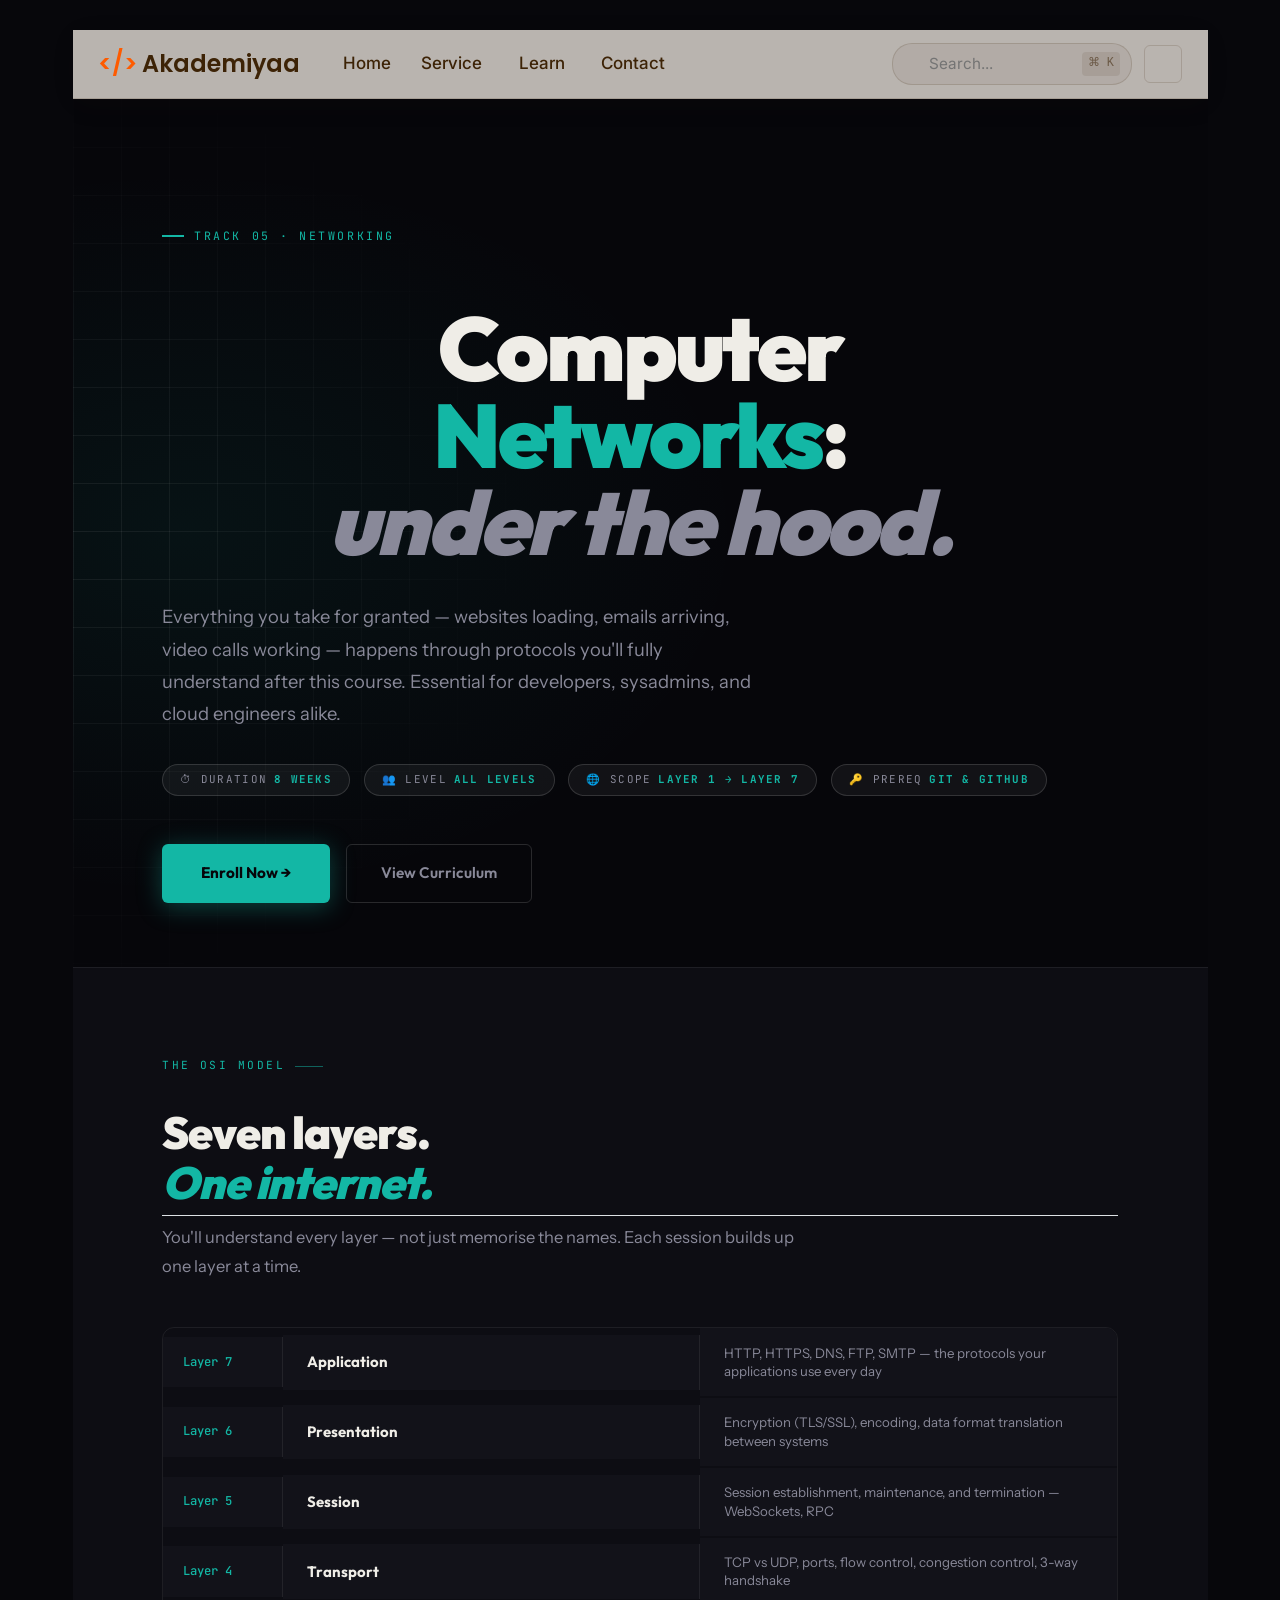
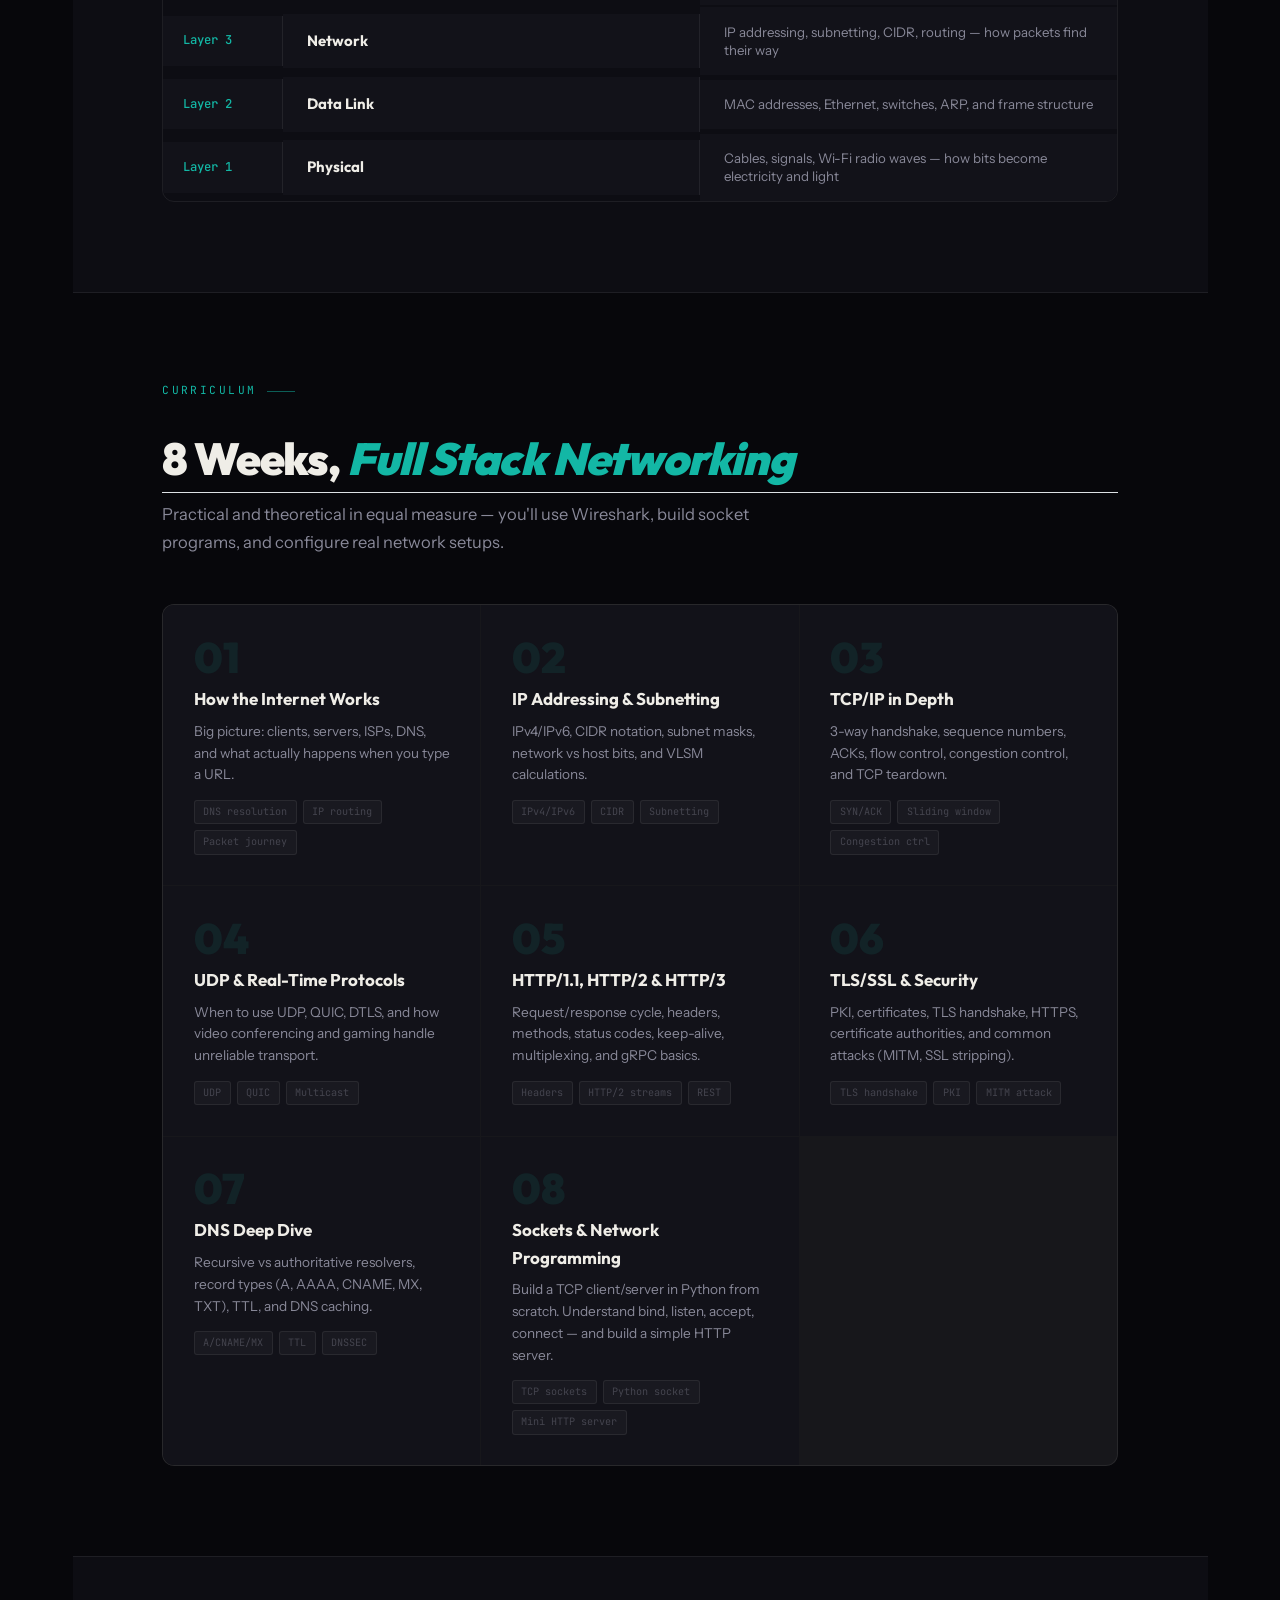
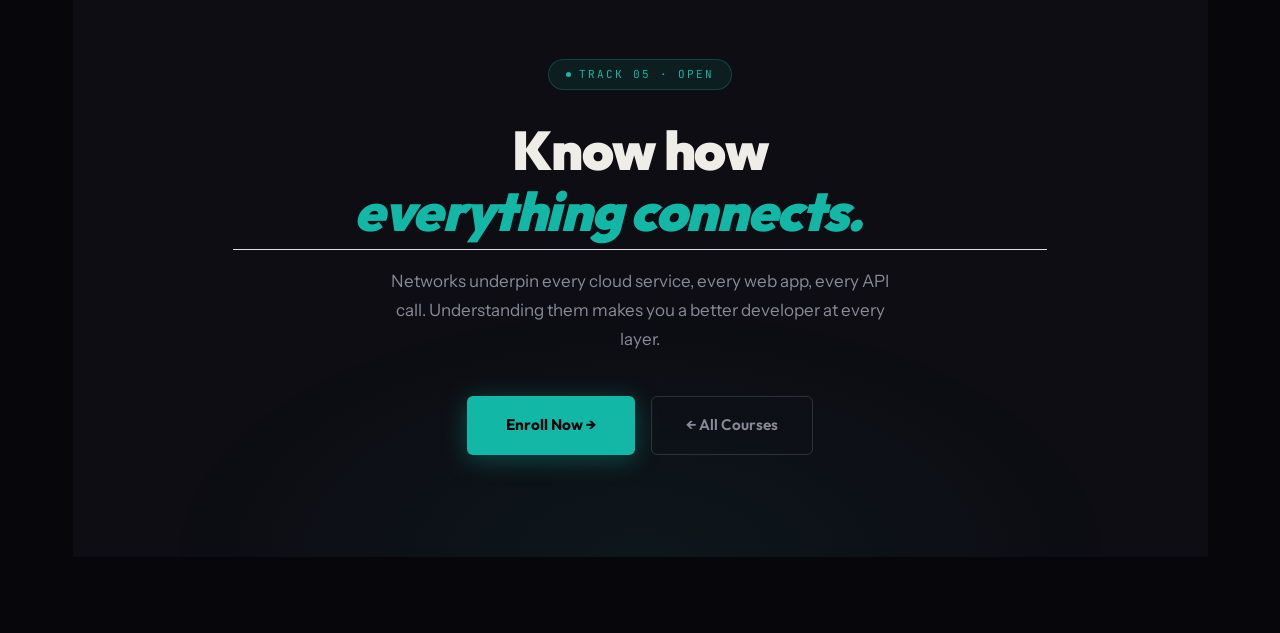
<file: docs/learn/computer-networks.html>
<!DOCTYPE html>
<html xmlns="http://www.w3.org/1999/xhtml" lang="en" xml:lang="en"><head>

<meta charset="utf-8">
<meta name="generator" content="quarto-1.8.26">

<meta name="viewport" content="width=device-width, initial-scale=1.0, user-scalable=yes">


<title>Computer Networks – Akademiyaa</title>
<style>
code{white-space: pre-wrap;}
span.smallcaps{font-variant: small-caps;}
div.columns{display: flex; gap: min(4vw, 1.5em);}
div.column{flex: auto; overflow-x: auto;}
div.hanging-indent{margin-left: 1.5em; text-indent: -1.5em;}
ul.task-list{list-style: none;}
ul.task-list li input[type="checkbox"] {
  width: 0.8em;
  margin: 0 0.8em 0.2em -1em; /* quarto-specific, see https://github.com/quarto-dev/quarto-cli/issues/4556 */ 
  vertical-align: middle;
}
</style>


<script src="../site_libs/quarto-nav/quarto-nav.js"></script>
<script src="../site_libs/clipboard/clipboard.min.js"></script>
<script src="../site_libs/quarto-search/autocomplete.umd.js"></script>
<script src="../site_libs/quarto-search/fuse.min.js"></script>
<script src="../site_libs/quarto-search/quarto-search.js"></script>
<meta name="quarto:offset" content="../">
<script src="../site_libs/quarto-html/quarto.js" type="module"></script>
<script src="../site_libs/quarto-html/tabsets/tabsets.js" type="module"></script>
<script src="../site_libs/quarto-html/axe/axe-check.js" type="module"></script>
<script src="../site_libs/quarto-html/popper.min.js"></script>
<script src="../site_libs/quarto-html/tippy.umd.min.js"></script>
<script src="../site_libs/quarto-html/anchor.min.js"></script>
<link href="../site_libs/quarto-html/tippy.css" rel="stylesheet">
<link href="../site_libs/quarto-html/quarto-syntax-highlighting-587c61ba64f3a5504c4d52d930310e48.css" rel="stylesheet" id="quarto-text-highlighting-styles">
<script src="../site_libs/bootstrap/bootstrap.min.js"></script>
<link href="../site_libs/bootstrap/bootstrap-icons.css" rel="stylesheet">
<link href="../site_libs/bootstrap/bootstrap-ffa9a6279353761231ec249df0a7fdd3.min.css" rel="stylesheet" append-hash="true" id="quarto-bootstrap" data-mode="light">
<script id="quarto-search-options" type="application/json">{
  "location": "sidebar",
  "copy-button": false,
  "collapse-after": 3,
  "panel-placement": "start",
  "type": "textbox",
  "limit": 50,
  "keyboard-shortcut": [
    "f",
    "/",
    "s"
  ],
  "show-item-context": false,
  "language": {
    "search-no-results-text": "No results",
    "search-matching-documents-text": "matching documents",
    "search-copy-link-title": "Copy link to search",
    "search-hide-matches-text": "Hide additional matches",
    "search-more-match-text": "more match in this document",
    "search-more-matches-text": "more matches in this document",
    "search-clear-button-title": "Clear",
    "search-text-placeholder": "",
    "search-detached-cancel-button-title": "Cancel",
    "search-submit-button-title": "Submit",
    "search-label": "Search"
  }
}</script>
<link href="https://fonts.googleapis.com/css2?family=Outfit:wght@300;400;600;700;900&amp;family=Instrument+Sans:ital,wght@0,400;0,500;0,600;1,400&amp;family=JetBrains+Mono:wght@400;500&amp;display=swap" rel="stylesheet">


<link rel="stylesheet" href="../styles.css">
</head>

<body class="quarto-light">

<div id="quarto-search-results"></div>
<!-- content -->
<div id="quarto-content" class="quarto-container page-columns page-rows-contents page-layout-full">
<!-- sidebar -->
<!-- margin-sidebar -->
    
<!-- main -->
<main class="content column-page" id="quarto-document-content">
<header class="custom-liquid-header">

  <div class="nav-container">

    

    <a href="../index.html" class="nav-brand">

      <span class="brand-brackets">&lt;/&gt;</span>Akademiyaa

    </a>



    <button class="mobile-menu-btn" id="mobile-toggle" aria-label="Toggle navigation">

      <i class="fa-solid fa-bars"></i>

    </button>



    <nav class="nav-menu" id="nav-menu">

      <ul class="nav-links">

        <li><a href="../index.html">Home</a></li>

        

        <li class="liquid-drop-item">

          <button class="liquid-drop-btn" aria-expanded="false">

            Service <i class="fa-solid fa-angle-down drop-icon"></i>

          </button>

          <ul class="liquid-drop-menu">

            <li><a href="../services/assistance.html">Remote Assistance</a></li>

            <li><a href="../services/webdev.html">Web Development</a></li>

          </ul>

        </li>



        <li class="liquid-drop-item">

          <button class="liquid-drop-btn" aria-expanded="false">

            Learn <i class="fa-solid fa-angle-down drop-icon"></i>

          </button>

          <ul class="liquid-drop-menu">

            <li><a href="../courses/all_courses.html">All Courses</a></li>

            <li><a href="../courses/clouds.html">Cloud Technologies</a></li>

            <li><a href="../courses/linux.html">Linux Distributions</a></li>

            <li><a href="../courses/languages.html">Programming Languages</a></li>

          </ul>

        </li>



        <li><a href="../contact.html">Contact</a></li>

      </ul>



      <div class="nav-actions">

        

        <div class="custom-search-container">

          <i class="fa-solid fa-magnifying-glass search-icon"></i>

          <input type="text" placeholder="Search..." class="custom-search-input" id="my-custom-search">

          <span class="search-shortcut">⌘ K</span>

        </div>



        <button id="custom-theme-toggle" class="theme-toggle-btn" aria-label="Toggle Dark Mode">

          <i class="fa-solid fa-moon dark-icon"></i>

          <i class="fa-solid fa-sun light-icon"></i>

        </button>

        

      </div>

    </nav>

  </div>

</header>



<script>

  document.addEventListener("DOMContentLoaded", () => {

    const themeToggle = document.getElementById("custom-theme-toggle");

    const htmlElement = document.documentElement;

    const mobileToggle = document.getElementById("mobile-toggle");

    const navMenu = document.getElementById("nav-menu");

    const dropdownToggles = document.querySelectorAll(".liquid-drop-btn");



    // Theme logic

    const currentTheme = localStorage.getItem("theme") || "light";

    if (currentTheme === "dark") htmlElement.setAttribute("data-bs-theme", "dark");



    themeToggle.addEventListener("click", () => {

      if (htmlElement.getAttribute("data-bs-theme") === "dark") {

        htmlElement.removeAttribute("data-bs-theme");

        localStorage.setItem("theme", "light");

      } else {

        htmlElement.setAttribute("data-bs-theme", "dark");

        localStorage.setItem("theme", "dark");

      }

    });



    // Mobile menu logic

    mobileToggle.addEventListener("click", () => navMenu.classList.toggle("active"));



    // Dropdown logic

    dropdownToggles.forEach(toggle => {

      toggle.addEventListener("click", (e) => {

        e.preventDefault(); 

        const parentLi = toggle.parentElement;

        document.querySelectorAll('.liquid-drop-item').forEach(item => {

          if (item !== parentLi) {

            item.classList.remove('open');

            item.querySelector('.drop-icon').style.transform = 'rotate(0deg)';

          }

        });

        parentLi.classList.toggle("open");

        const icon = toggle.querySelector('.drop-icon');

        icon.style.transform = parentLi.classList.contains("open") ? 'rotate(180deg)' : 'rotate(0deg)';

      });

    });

    

    document.addEventListener('click', (e) => {

      if (!e.target.closest('.liquid-drop-item')) {

        document.querySelectorAll('.liquid-drop-item').forEach(item => {

          item.classList.remove('open');

          item.querySelector('.drop-icon').style.transform = 'rotate(0deg)';

        });

      }

    });



    // SEARCH LOGIC (Connects your custom box to Quarto natively)

    const searchInput = document.getElementById("my-custom-search");



    if (searchInput) {

      document.addEventListener("keydown", (e) => {

        if ((e.metaKey || e.ctrlKey) && e.key === "k") {

          e.preventDefault(); 

          searchInput.focus(); 

        }

      });



      searchInput.addEventListener("keydown", (e) => {

        if (e.key === "Enter") {

          e.preventDefault(); 

          const query = searchInput.value.trim();

          

          if (query !== "") {

            // Find Quarto's real hidden search button

            const quartoBtn = document.querySelector("#quarto-search, .quarto-search-button");

            

            if (quartoBtn) {

              quartoBtn.click(); // Open the modal

              

              // Wait for modal to appear, then type the query

              setTimeout(() => {

                const modalInput = document.querySelector("#quarto-search-input, .aa-Input");

                if (modalInput) {

                  modalInput.value = query;

                  modalInput.dispatchEvent(new Event("input", { bubbles: true }));

                  modalInput.focus();

                }

              }, 200); 

            } else {

              window.location.href = `/search.html?q=${encodeURIComponent(query)}`;

            }

          }

        }

      });

    }

  });

</script>

<header id="title-block-header" class="quarto-title-block default">
<div class="quarto-title">
<h1 class="title">Computer Networks</h1>
</div>



<div class="quarto-title-meta column-page">

    
  
    
  </div>
  


</header>


<style>
:root{--ac:#14b8a6;--ac-rgb:20,184,166;--bg:#07070b;--surface:#0e0e14;--card:#13131a;--card-h:#18181f;--border:rgba(255,255,255,.07);--border-h:rgba(255,255,255,.14);--t1:#f0eee8;--t2:#8a8a9a;--t3:#45454f;--fn-head:'Outfit',sans-serif;--fn-body:'Instrument Sans',sans-serif;--fn-mono:'JetBrains Mono',monospace;--r:12px}
*,*::before,*::after{box-sizing:border-box;margin:0;padding:0}
body{background:var(--bg)!important;font-family:var(--fn-body);color:var(--t1)}
#quarto-content{padding:0!important;max-width:100%!important}nav.navbar,footer,.quarto-title-banner{display:none!important}a{text-decoration:none}
.page{overflow-x:hidden}
.c-hero{min-height:85vh;display:flex;flex-direction:column;justify-content:center;padding:clamp(5rem,10vw,8rem) clamp(1.5rem,7vw,7rem) clamp(3rem,5vw,4rem);position:relative;overflow:hidden;background:radial-gradient(ellipse 70% 60% at 10% 50%,rgba(var(--ac-rgb),.07) 0%,transparent 70%),var(--bg)}
.c-hero::after{content:'';position:absolute;inset:0;pointer-events:none;background-image:linear-gradient(var(--border) 1px,transparent 1px),linear-gradient(90deg,var(--border) 1px,transparent 1px);background-size:48px 48px;mask-image:radial-gradient(ellipse 60% 80% at 0% 50%,black 0%,transparent 70%)}
.c-kicker{font-family:var(--fn-mono);font-size:.68rem;letter-spacing:.22em;text-transform:uppercase;color:var(--ac);margin-bottom:1.5rem;display:flex;align-items:center;gap:.6rem;position:relative;z-index:2}.c-kicker::before{content:'';width:22px;height:1.5px;background:var(--ac)}
.c-h1{font-family:var(--fn-head)!important;font-size:clamp(3rem,7vw,6rem)!important;font-weight:900!important;line-height:.97!important;color:var(--t1)!important;letter-spacing:-.03em;margin-bottom:.4em!important;max-width:16ch;position:relative;z-index:2}
.hi{color:var(--ac)}.it{font-style:italic;color:var(--t2)}
.c-desc{font-family:var(--fn-body);font-size:clamp(.95rem,1.5vw,1.08rem);color:var(--t2);line-height:1.75;max-width:50ch;margin-bottom:2rem;position:relative;z-index:2}
.c-meta{display:flex;flex-wrap:wrap;gap:.8rem;margin-bottom:2.8rem;position:relative;z-index:2}
.c-chip{font-family:var(--fn-mono);font-size:.64rem;letter-spacing:.12em;text-transform:uppercase;color:var(--t2);background:rgba(255,255,255,.05);border:1px solid var(--border-h);padding:.38rem 1rem;border-radius:100px;display:flex;align-items:center;gap:.4rem}.c-chip b{color:var(--ac)}
.c-hero-btns{display:flex;flex-wrap:wrap;gap:.9rem;position:relative;z-index:2}
.btn-ac{font-family:var(--fn-head);font-weight:700;font-size:.9rem;color:#07070b!important;background:var(--ac);padding:.95rem 2.3rem;border-radius:6px;transition:all .22s;box-shadow:0 4px 24px rgba(var(--ac-rgb),.35);display:inline-flex;align-items:center;gap:.4rem}.btn-ac:hover{filter:brightness(1.1);transform:translateY(-2px)}
.btn-ghost{font-family:var(--fn-head);font-weight:600;font-size:.9rem;color:var(--t2)!important;background:transparent;padding:.95rem 2rem;border-radius:6px;border:1px solid var(--border-h);transition:all .22s}.btn-ghost:hover{border-color:var(--ac);color:var(--t1)!important}
.s{padding:clamp(3.5rem,7vw,6rem) clamp(1.5rem,7vw,7rem);max-width:1400px;margin:0 auto}
.s-alt{background:var(--surface);border-top:1px solid var(--border);border-bottom:1px solid var(--border)}
.s-lbl{font-family:var(--fn-mono);font-size:.66rem;letter-spacing:.22em;text-transform:uppercase;color:var(--ac);margin-bottom:.8rem;display:flex;align-items:center;gap:.6rem}.s-lbl::after{content:'';display:block;height:1px;width:28px;background:var(--ac);opacity:.5}
.s-title{font-family:var(--fn-head)!important;font-size:clamp(1.8rem,3.5vw,2.8rem)!important;font-weight:900!important;color:var(--t1)!important;letter-spacing:-.025em;margin-bottom:.4rem!important;line-height:1.08!important}.s-title em{font-style:italic;color:var(--ac)}
.s-desc{font-family:var(--fn-body);font-size:.97rem;color:var(--t2);max-width:58ch;line-height:1.72;margin-bottom:2.8rem}
/* OSI stack visual */
.osi-stack{display:flex;flex-direction:column;gap:2px;border-radius:var(--r);overflow:hidden;border:1px solid var(--border)}
.osi-row{display:grid;grid-template-columns:120px 1fr 1fr;align-items:center;gap:0;transition:background .2s;cursor:default}
.osi-row:hover{background:var(--card-h)}
.osi-layer{background:var(--card);padding:.9rem 1.2rem;font-family:var(--fn-mono);font-size:.72rem;font-weight:500;color:var(--ac);border-right:1px solid var(--border);display:flex;align-items:center;gap:.5rem}
.osi-row:hover .osi-layer{color:var(--t1)}
.osi-name{background:var(--card);padding:.9rem 1.4rem;font-family:var(--fn-head);font-size:.88rem;font-weight:700;color:var(--t1);border-right:1px solid var(--border)}
.osi-detail{background:var(--card);padding:.9rem 1.4rem;font-family:var(--fn-body);font-size:.78rem;color:var(--t2);line-height:1.4}
/* module grid */
.mgrid{display:grid;grid-template-columns:repeat(auto-fill,minmax(280px,1fr));gap:1px;background:var(--border);border:1px solid var(--border);border-radius:var(--r);overflow:hidden}
.mc{background:var(--card);padding:1.8rem;transition:background .2s;cursor:default}.mc:hover{background:var(--card-h)}
.mc-num{font-family:var(--fn-head);font-size:2.5rem;font-weight:900;color:rgba(var(--ac-rgb),.1);line-height:1;margin-bottom:.4rem;display:block}
.mc-name{font-family:var(--fn-head);font-size:1rem;font-weight:700;color:var(--t1);margin-bottom:.5rem}
.mc-desc{font-family:var(--fn-body);font-size:.8rem;color:var(--t2);line-height:1.6;margin-bottom:.8rem}
.pills{display:flex;flex-wrap:wrap;gap:.35rem}
.pill{font-family:var(--fn-mono);font-size:.6rem;color:var(--t3);background:rgba(255,255,255,.03);border:1px solid var(--border);padding:.18rem .5rem;border-radius:3px;transition:color .2s,border-color .2s}.mc:hover .pill{color:var(--ac);border-color:rgba(var(--ac-rgb),.25)}
.c-cta{text-align:center;padding:clamp(4rem,8vw,6rem) clamp(1.5rem,7vw,7rem);background:var(--surface);border-top:1px solid var(--border);position:relative;overflow:hidden}
.c-cta::before{content:'';position:absolute;inset:0;pointer-events:none;background:radial-gradient(ellipse 60% 60% at 50% 100%,rgba(var(--ac-rgb),.06) 0%,transparent 70%)}
.cta-badge{display:inline-flex;align-items:center;gap:.5rem;font-family:var(--fn-mono);font-size:.65rem;letter-spacing:.18em;text-transform:uppercase;color:var(--ac);background:rgba(var(--ac-rgb),.1);border:1px solid rgba(var(--ac-rgb),.25);padding:.35rem 1rem;border-radius:100px;margin-bottom:1.8rem}
.cta-dot{width:5px;height:5px;border-radius:50%;background:var(--ac);animation:pd 2s ease-in-out infinite}
@keyframes pd{0%,100%{transform:scale(1)}50%{transform:scale(1.6);opacity:.5}}
.c-cta h2{font-family:var(--fn-head)!important;font-size:clamp(2rem,4.5vw,3.2rem)!important;font-weight:900!important;color:var(--t1)!important;letter-spacing:-.025em;margin:0 auto 1rem!important;max-width:22ch;line-height:1.08!important;position:relative;z-index:1}.c-cta h2 em{font-style:italic;color:var(--ac)}
.c-cta p{font-family:var(--fn-body);font-size:1rem;color:var(--t2);max-width:46ch;margin:0 auto 2.5rem;line-height:1.7;position:relative;z-index:1}
.cta-btns{display:flex;flex-wrap:wrap;gap:.9rem;justify-content:center;position:relative;z-index:1}
@media(max-width:640px){.c-hero{padding:4rem 1.5rem 2.5rem}.s{padding:3rem 1.5rem}.osi-row{grid-template-columns:80px 1fr}}
</style>

<div class="page">
<section class="c-hero">
  <div class="c-kicker">Track 05 · Networking</div>
  <h1 class="c-h1">Computer<br><span class="hi">Networks</span>:<br><span class="it">under the hood.</span></h1>
  <p class="c-desc">Everything you take for granted — websites loading, emails arriving, video calls working — happens through protocols you'll fully understand after this course. Essential for developers, sysadmins, and cloud engineers alike.</p>
  <div class="c-meta">
    <span class="c-chip">⏱ Duration <b>8 Weeks</b></span>
    <span class="c-chip">👥 Level <b>All Levels</b></span>
    <span class="c-chip">🌐 Scope <b>Layer 1 → Layer 7</b></span>
    <span class="c-chip">🔑 Prereq <b>Git &amp; GitHub</b></span>
  </div>
  <div class="c-hero-btns">
    <a href="../contact.html" class="btn-ac">Enroll Now →</a>
    <a href="#curriculum" class="btn-ghost">View Curriculum</a>
  </div>
</section>

<section class="s-alt">
  <div class="s">
    <div class="s-lbl">The OSI Model</div>
    <h2 class="s-title anchored">Seven layers.<br><em>One internet.</em></h2>
    <p class="s-desc">You'll understand every layer — not just memorise the names. Each session builds up one layer at a time.</p>
    <div class="osi-stack">
      <div class="osi-row"><div class="osi-layer">Layer 7</div><div class="osi-name">Application</div><div class="osi-detail">HTTP, HTTPS, DNS, FTP, SMTP — the protocols your applications use every day</div></div>
      <div class="osi-row"><div class="osi-layer">Layer 6</div><div class="osi-name">Presentation</div><div class="osi-detail">Encryption (TLS/SSL), encoding, data format translation between systems</div></div>
      <div class="osi-row"><div class="osi-layer">Layer 5</div><div class="osi-name">Session</div><div class="osi-detail">Session establishment, maintenance, and termination — WebSockets, RPC</div></div>
      <div class="osi-row"><div class="osi-layer">Layer 4</div><div class="osi-name">Transport</div><div class="osi-detail">TCP vs UDP, ports, flow control, congestion control, 3-way handshake</div></div>
      <div class="osi-row"><div class="osi-layer">Layer 3</div><div class="osi-name">Network</div><div class="osi-detail">IP addressing, subnetting, CIDR, routing — how packets find their way</div></div>
      <div class="osi-row"><div class="osi-layer">Layer 2</div><div class="osi-name">Data Link</div><div class="osi-detail">MAC addresses, Ethernet, switches, ARP, and frame structure</div></div>
      <div class="osi-row"><div class="osi-layer">Layer 1</div><div class="osi-name">Physical</div><div class="osi-detail">Cables, signals, Wi-Fi radio waves — how bits become electricity and light</div></div>
    </div>
  </div>
</section>

<div class="s" id="curriculum">
  <div class="s-lbl">Curriculum</div>
  <h2 class="s-title anchored">8 Weeks, <em>Full Stack Networking</em></h2>
  <p class="s-desc">Practical and theoretical in equal measure — you'll use Wireshark, build socket programs, and configure real network setups.</p>
  <div class="mgrid">
    <div class="mc"><span class="mc-num">01</span><div class="mc-name">How the Internet Works</div><div class="mc-desc">Big picture: clients, servers, ISPs, DNS, and what actually happens when you type a URL.</div><div class="pills"><span class="pill">DNS resolution</span><span class="pill">IP routing</span><span class="pill">Packet journey</span></div></div>
    <div class="mc"><span class="mc-num">02</span><div class="mc-name">IP Addressing &amp; Subnetting</div><div class="mc-desc">IPv4/IPv6, CIDR notation, subnet masks, network vs host bits, and VLSM calculations.</div><div class="pills"><span class="pill">IPv4/IPv6</span><span class="pill">CIDR</span><span class="pill">Subnetting</span></div></div>
    <div class="mc"><span class="mc-num">03</span><div class="mc-name">TCP/IP in Depth</div><div class="mc-desc">3-way handshake, sequence numbers, ACKs, flow control, congestion control, and TCP teardown.</div><div class="pills"><span class="pill">SYN/ACK</span><span class="pill">Sliding window</span><span class="pill">Congestion ctrl</span></div></div>
    <div class="mc"><span class="mc-num">04</span><div class="mc-name">UDP &amp; Real-Time Protocols</div><div class="mc-desc">When to use UDP, QUIC, DTLS, and how video conferencing and gaming handle unreliable transport.</div><div class="pills"><span class="pill">UDP</span><span class="pill">QUIC</span><span class="pill">Multicast</span></div></div>
    <div class="mc"><span class="mc-num">05</span><div class="mc-name">HTTP/1.1, HTTP/2 &amp; HTTP/3</div><div class="mc-desc">Request/response cycle, headers, methods, status codes, keep-alive, multiplexing, and gRPC basics.</div><div class="pills"><span class="pill">Headers</span><span class="pill">HTTP/2 streams</span><span class="pill">REST</span></div></div>
    <div class="mc"><span class="mc-num">06</span><div class="mc-name">TLS/SSL &amp; Security</div><div class="mc-desc">PKI, certificates, TLS handshake, HTTPS, certificate authorities, and common attacks (MITM, SSL stripping).</div><div class="pills"><span class="pill">TLS handshake</span><span class="pill">PKI</span><span class="pill">MITM attack</span></div></div>
    <div class="mc"><span class="mc-num">07</span><div class="mc-name">DNS Deep Dive</div><div class="mc-desc">Recursive vs authoritative resolvers, record types (A, AAAA, CNAME, MX, TXT), TTL, and DNS caching.</div><div class="pills"><span class="pill">A/CNAME/MX</span><span class="pill">TTL</span><span class="pill">DNSSEC</span></div></div>
    <div class="mc"><span class="mc-num">08</span><div class="mc-name">Sockets &amp; Network Programming</div><div class="mc-desc">Build a TCP client/server in Python from scratch. Understand bind, listen, accept, connect — and build a simple HTTP server.</div><div class="pills"><span class="pill">TCP sockets</span><span class="pill">Python socket</span><span class="pill">Mini HTTP server</span></div></div>
  </div>
</div>

<section class="c-cta">
  <div class="cta-badge"><span class="cta-dot"></span>Track 05 · Open</div>
  <h2 class="anchored">Know how<br><em>everything connects.</em></h2>
  <p>Networks underpin every cloud service, every web app, every API call. Understanding them makes you a better developer at every layer.</p>
  <div class="cta-btns">
    <a href="../contact.html" class="btn-ac">Enroll Now →</a>
    <a href="../learn/learn.html" class="btn-ghost">← All Courses</a>
  </div>
</section>
</div>



</main> <!-- /main -->
<footer class="akademiyaa-footer">

  <div class="footer-grid-container">

    

    <div class="footer-col">

      <h4 class="footer-heading">Main</h4>

      <a href="../index.html">Home</a>

      <a href="../contact.html">Contact</a>

      <a href="../services/assistance.html">Work With Us</a>

      <a href="../about.html">My Gear</a>

    </div>

    

    <div class="footer-col">

      <h4 class="footer-heading">Learn</h4>

      <a href="../courses/clouds.html">Courses</a> <a href="../courses/coding.qmd">Tutorials</a>

      <a href="../notes.qmd">Notes</a>

    </div>

    

    <div class="footer-col">

      <h4 class="footer-heading">Legal</h4>

      <a href="../terms.qmd">Terms</a>

      <a href="../privacy.qmd">Privacy</a>

      <a href="../refund.qmd">Refund</a>

    </div>

    

    <div class="footer-col">

      <h4 class="footer-heading">Social</h4>

      <a href="https://facebook.com/yourpage" target="_blank"><i class="fa-brands fa-facebook"></i> Facebook</a>

      <a href="https://instagram.com/yourprofile" target="_blank"><i class="fa-brands fa-instagram"></i> Instagram</a>

      <a href="https://linkedin.com/in/yourprofile" target="_blank"><i class="fa-brands fa-linkedin"></i> LinkedIn</a>

      <a href="https://youtube.com/yourchannel" target="_blank"><i class="fa-brands fa-youtube"></i> YouTube</a>

    </div>



  </div>

  

  <div class="footer-bottom">

    <span class="footer-copyright">© 2026 Akademiyaa. All rights reserved.</span>

    <span class="footer-made-with">Made with ❤️ in India</span>

  </div>

</footer>
<script id="quarto-html-after-body" type="application/javascript">
  window.document.addEventListener("DOMContentLoaded", function (event) {
    const icon = "";
    const anchorJS = new window.AnchorJS();
    anchorJS.options = {
      placement: 'right',
      icon: icon
    };
    anchorJS.add('.anchored');
    const isCodeAnnotation = (el) => {
      for (const clz of el.classList) {
        if (clz.startsWith('code-annotation-')) {                     
          return true;
        }
      }
      return false;
    }
    const onCopySuccess = function(e) {
      // button target
      const button = e.trigger;
      // don't keep focus
      button.blur();
      // flash "checked"
      button.classList.add('code-copy-button-checked');
      var currentTitle = button.getAttribute("title");
      button.setAttribute("title", "Copied!");
      let tooltip;
      if (window.bootstrap) {
        button.setAttribute("data-bs-toggle", "tooltip");
        button.setAttribute("data-bs-placement", "left");
        button.setAttribute("data-bs-title", "Copied!");
        tooltip = new bootstrap.Tooltip(button, 
          { trigger: "manual", 
            customClass: "code-copy-button-tooltip",
            offset: [0, -8]});
        tooltip.show();    
      }
      setTimeout(function() {
        if (tooltip) {
          tooltip.hide();
          button.removeAttribute("data-bs-title");
          button.removeAttribute("data-bs-toggle");
          button.removeAttribute("data-bs-placement");
        }
        button.setAttribute("title", currentTitle);
        button.classList.remove('code-copy-button-checked');
      }, 1000);
      // clear code selection
      e.clearSelection();
    }
    const getTextToCopy = function(trigger) {
      const outerScaffold = trigger.parentElement.cloneNode(true);
      const codeEl = outerScaffold.querySelector('code');
      for (const childEl of codeEl.children) {
        if (isCodeAnnotation(childEl)) {
          childEl.remove();
        }
      }
      return codeEl.innerText;
    }
    const clipboard = new window.ClipboardJS('.code-copy-button:not([data-in-quarto-modal])', {
      text: getTextToCopy
    });
    clipboard.on('success', onCopySuccess);
    if (window.document.getElementById('quarto-embedded-source-code-modal')) {
      const clipboardModal = new window.ClipboardJS('.code-copy-button[data-in-quarto-modal]', {
        text: getTextToCopy,
        container: window.document.getElementById('quarto-embedded-source-code-modal')
      });
      clipboardModal.on('success', onCopySuccess);
    }
      var localhostRegex = new RegExp(/^(?:http|https):\/\/localhost\:?[0-9]*\//);
      var mailtoRegex = new RegExp(/^mailto:/);
        var filterRegex = new RegExp("https:\/\/akademiyaa\.github\.io\/");
      var isInternal = (href) => {
          return filterRegex.test(href) || localhostRegex.test(href) || mailtoRegex.test(href);
      }
      // Inspect non-navigation links and adorn them if external
     var links = window.document.querySelectorAll('a[href]:not(.nav-link):not(.navbar-brand):not(.toc-action):not(.sidebar-link):not(.sidebar-item-toggle):not(.pagination-link):not(.no-external):not([aria-hidden]):not(.dropdown-item):not(.quarto-navigation-tool):not(.about-link)');
      for (var i=0; i<links.length; i++) {
        const link = links[i];
        if (!isInternal(link.href)) {
          // undo the damage that might have been done by quarto-nav.js in the case of
          // links that we want to consider external
          if (link.dataset.originalHref !== undefined) {
            link.href = link.dataset.originalHref;
          }
            // target, if specified
            link.setAttribute("target", "_blank");
            if (link.getAttribute("rel") === null) {
              link.setAttribute("rel", "noopener");
            }
        }
      }
    function tippyHover(el, contentFn, onTriggerFn, onUntriggerFn) {
      const config = {
        allowHTML: true,
        maxWidth: 500,
        delay: 100,
        arrow: false,
        appendTo: function(el) {
            return el.parentElement;
        },
        interactive: true,
        interactiveBorder: 10,
        theme: 'quarto',
        placement: 'bottom-start',
      };
      if (contentFn) {
        config.content = contentFn;
      }
      if (onTriggerFn) {
        config.onTrigger = onTriggerFn;
      }
      if (onUntriggerFn) {
        config.onUntrigger = onUntriggerFn;
      }
      window.tippy(el, config); 
    }
    const noterefs = window.document.querySelectorAll('a[role="doc-noteref"]');
    for (var i=0; i<noterefs.length; i++) {
      const ref = noterefs[i];
      tippyHover(ref, function() {
        // use id or data attribute instead here
        let href = ref.getAttribute('data-footnote-href') || ref.getAttribute('href');
        try { href = new URL(href).hash; } catch {}
        const id = href.replace(/^#\/?/, "");
        const note = window.document.getElementById(id);
        if (note) {
          return note.innerHTML;
        } else {
          return "";
        }
      });
    }
    const xrefs = window.document.querySelectorAll('a.quarto-xref');
    const processXRef = (id, note) => {
      // Strip column container classes
      const stripColumnClz = (el) => {
        el.classList.remove("page-full", "page-columns");
        if (el.children) {
          for (const child of el.children) {
            stripColumnClz(child);
          }
        }
      }
      stripColumnClz(note)
      if (id === null || id.startsWith('sec-')) {
        // Special case sections, only their first couple elements
        const container = document.createElement("div");
        if (note.children && note.children.length > 2) {
          container.appendChild(note.children[0].cloneNode(true));
          for (let i = 1; i < note.children.length; i++) {
            const child = note.children[i];
            if (child.tagName === "P" && child.innerText === "") {
              continue;
            } else {
              container.appendChild(child.cloneNode(true));
              break;
            }
          }
          if (window.Quarto?.typesetMath) {
            window.Quarto.typesetMath(container);
          }
          return container.innerHTML
        } else {
          if (window.Quarto?.typesetMath) {
            window.Quarto.typesetMath(note);
          }
          return note.innerHTML;
        }
      } else {
        // Remove any anchor links if they are present
        const anchorLink = note.querySelector('a.anchorjs-link');
        if (anchorLink) {
          anchorLink.remove();
        }
        if (window.Quarto?.typesetMath) {
          window.Quarto.typesetMath(note);
        }
        if (note.classList.contains("callout")) {
          return note.outerHTML;
        } else {
          return note.innerHTML;
        }
      }
    }
    for (var i=0; i<xrefs.length; i++) {
      const xref = xrefs[i];
      tippyHover(xref, undefined, function(instance) {
        instance.disable();
        let url = xref.getAttribute('href');
        let hash = undefined; 
        if (url.startsWith('#')) {
          hash = url;
        } else {
          try { hash = new URL(url).hash; } catch {}
        }
        if (hash) {
          const id = hash.replace(/^#\/?/, "");
          const note = window.document.getElementById(id);
          if (note !== null) {
            try {
              const html = processXRef(id, note.cloneNode(true));
              instance.setContent(html);
            } finally {
              instance.enable();
              instance.show();
            }
          } else {
            // See if we can fetch this
            fetch(url.split('#')[0])
            .then(res => res.text())
            .then(html => {
              const parser = new DOMParser();
              const htmlDoc = parser.parseFromString(html, "text/html");
              const note = htmlDoc.getElementById(id);
              if (note !== null) {
                const html = processXRef(id, note);
                instance.setContent(html);
              } 
            }).finally(() => {
              instance.enable();
              instance.show();
            });
          }
        } else {
          // See if we can fetch a full url (with no hash to target)
          // This is a special case and we should probably do some content thinning / targeting
          fetch(url)
          .then(res => res.text())
          .then(html => {
            const parser = new DOMParser();
            const htmlDoc = parser.parseFromString(html, "text/html");
            const note = htmlDoc.querySelector('main.content');
            if (note !== null) {
              // This should only happen for chapter cross references
              // (since there is no id in the URL)
              // remove the first header
              if (note.children.length > 0 && note.children[0].tagName === "HEADER") {
                note.children[0].remove();
              }
              const html = processXRef(null, note);
              instance.setContent(html);
            } 
          }).finally(() => {
            instance.enable();
            instance.show();
          });
        }
      }, function(instance) {
      });
    }
        let selectedAnnoteEl;
        const selectorForAnnotation = ( cell, annotation) => {
          let cellAttr = 'data-code-cell="' + cell + '"';
          let lineAttr = 'data-code-annotation="' +  annotation + '"';
          const selector = 'span[' + cellAttr + '][' + lineAttr + ']';
          return selector;
        }
        const selectCodeLines = (annoteEl) => {
          const doc = window.document;
          const targetCell = annoteEl.getAttribute("data-target-cell");
          const targetAnnotation = annoteEl.getAttribute("data-target-annotation");
          const annoteSpan = window.document.querySelector(selectorForAnnotation(targetCell, targetAnnotation));
          const lines = annoteSpan.getAttribute("data-code-lines").split(",");
          const lineIds = lines.map((line) => {
            return targetCell + "-" + line;
          })
          let top = null;
          let height = null;
          let parent = null;
          if (lineIds.length > 0) {
              //compute the position of the single el (top and bottom and make a div)
              const el = window.document.getElementById(lineIds[0]);
              top = el.offsetTop;
              height = el.offsetHeight;
              parent = el.parentElement.parentElement;
            if (lineIds.length > 1) {
              const lastEl = window.document.getElementById(lineIds[lineIds.length - 1]);
              const bottom = lastEl.offsetTop + lastEl.offsetHeight;
              height = bottom - top;
            }
            if (top !== null && height !== null && parent !== null) {
              // cook up a div (if necessary) and position it 
              let div = window.document.getElementById("code-annotation-line-highlight");
              if (div === null) {
                div = window.document.createElement("div");
                div.setAttribute("id", "code-annotation-line-highlight");
                div.style.position = 'absolute';
                parent.appendChild(div);
              }
              div.style.top = top - 2 + "px";
              div.style.height = height + 4 + "px";
              div.style.left = 0;
              let gutterDiv = window.document.getElementById("code-annotation-line-highlight-gutter");
              if (gutterDiv === null) {
                gutterDiv = window.document.createElement("div");
                gutterDiv.setAttribute("id", "code-annotation-line-highlight-gutter");
                gutterDiv.style.position = 'absolute';
                const codeCell = window.document.getElementById(targetCell);
                const gutter = codeCell.querySelector('.code-annotation-gutter');
                gutter.appendChild(gutterDiv);
              }
              gutterDiv.style.top = top - 2 + "px";
              gutterDiv.style.height = height + 4 + "px";
            }
            selectedAnnoteEl = annoteEl;
          }
        };
        const unselectCodeLines = () => {
          const elementsIds = ["code-annotation-line-highlight", "code-annotation-line-highlight-gutter"];
          elementsIds.forEach((elId) => {
            const div = window.document.getElementById(elId);
            if (div) {
              div.remove();
            }
          });
          selectedAnnoteEl = undefined;
        };
          // Handle positioning of the toggle
      window.addEventListener(
        "resize",
        throttle(() => {
          elRect = undefined;
          if (selectedAnnoteEl) {
            selectCodeLines(selectedAnnoteEl);
          }
        }, 10)
      );
      function throttle(fn, ms) {
      let throttle = false;
      let timer;
        return (...args) => {
          if(!throttle) { // first call gets through
              fn.apply(this, args);
              throttle = true;
          } else { // all the others get throttled
              if(timer) clearTimeout(timer); // cancel #2
              timer = setTimeout(() => {
                fn.apply(this, args);
                timer = throttle = false;
              }, ms);
          }
        };
      }
        // Attach click handler to the DT
        const annoteDls = window.document.querySelectorAll('dt[data-target-cell]');
        for (const annoteDlNode of annoteDls) {
          annoteDlNode.addEventListener('click', (event) => {
            const clickedEl = event.target;
            if (clickedEl !== selectedAnnoteEl) {
              unselectCodeLines();
              const activeEl = window.document.querySelector('dt[data-target-cell].code-annotation-active');
              if (activeEl) {
                activeEl.classList.remove('code-annotation-active');
              }
              selectCodeLines(clickedEl);
              clickedEl.classList.add('code-annotation-active');
            } else {
              // Unselect the line
              unselectCodeLines();
              clickedEl.classList.remove('code-annotation-active');
            }
          });
        }
    const findCites = (el) => {
      const parentEl = el.parentElement;
      if (parentEl) {
        const cites = parentEl.dataset.cites;
        if (cites) {
          return {
            el,
            cites: cites.split(' ')
          };
        } else {
          return findCites(el.parentElement)
        }
      } else {
        return undefined;
      }
    };
    var bibliorefs = window.document.querySelectorAll('a[role="doc-biblioref"]');
    for (var i=0; i<bibliorefs.length; i++) {
      const ref = bibliorefs[i];
      const citeInfo = findCites(ref);
      if (citeInfo) {
        tippyHover(citeInfo.el, function() {
          var popup = window.document.createElement('div');
          citeInfo.cites.forEach(function(cite) {
            var citeDiv = window.document.createElement('div');
            citeDiv.classList.add('hanging-indent');
            citeDiv.classList.add('csl-entry');
            var biblioDiv = window.document.getElementById('ref-' + cite);
            if (biblioDiv) {
              citeDiv.innerHTML = biblioDiv.innerHTML;
            }
            popup.appendChild(citeDiv);
          });
          return popup.innerHTML;
        });
      }
    }
  });
  </script>
</div> <!-- /content -->




</body></html>
</file>
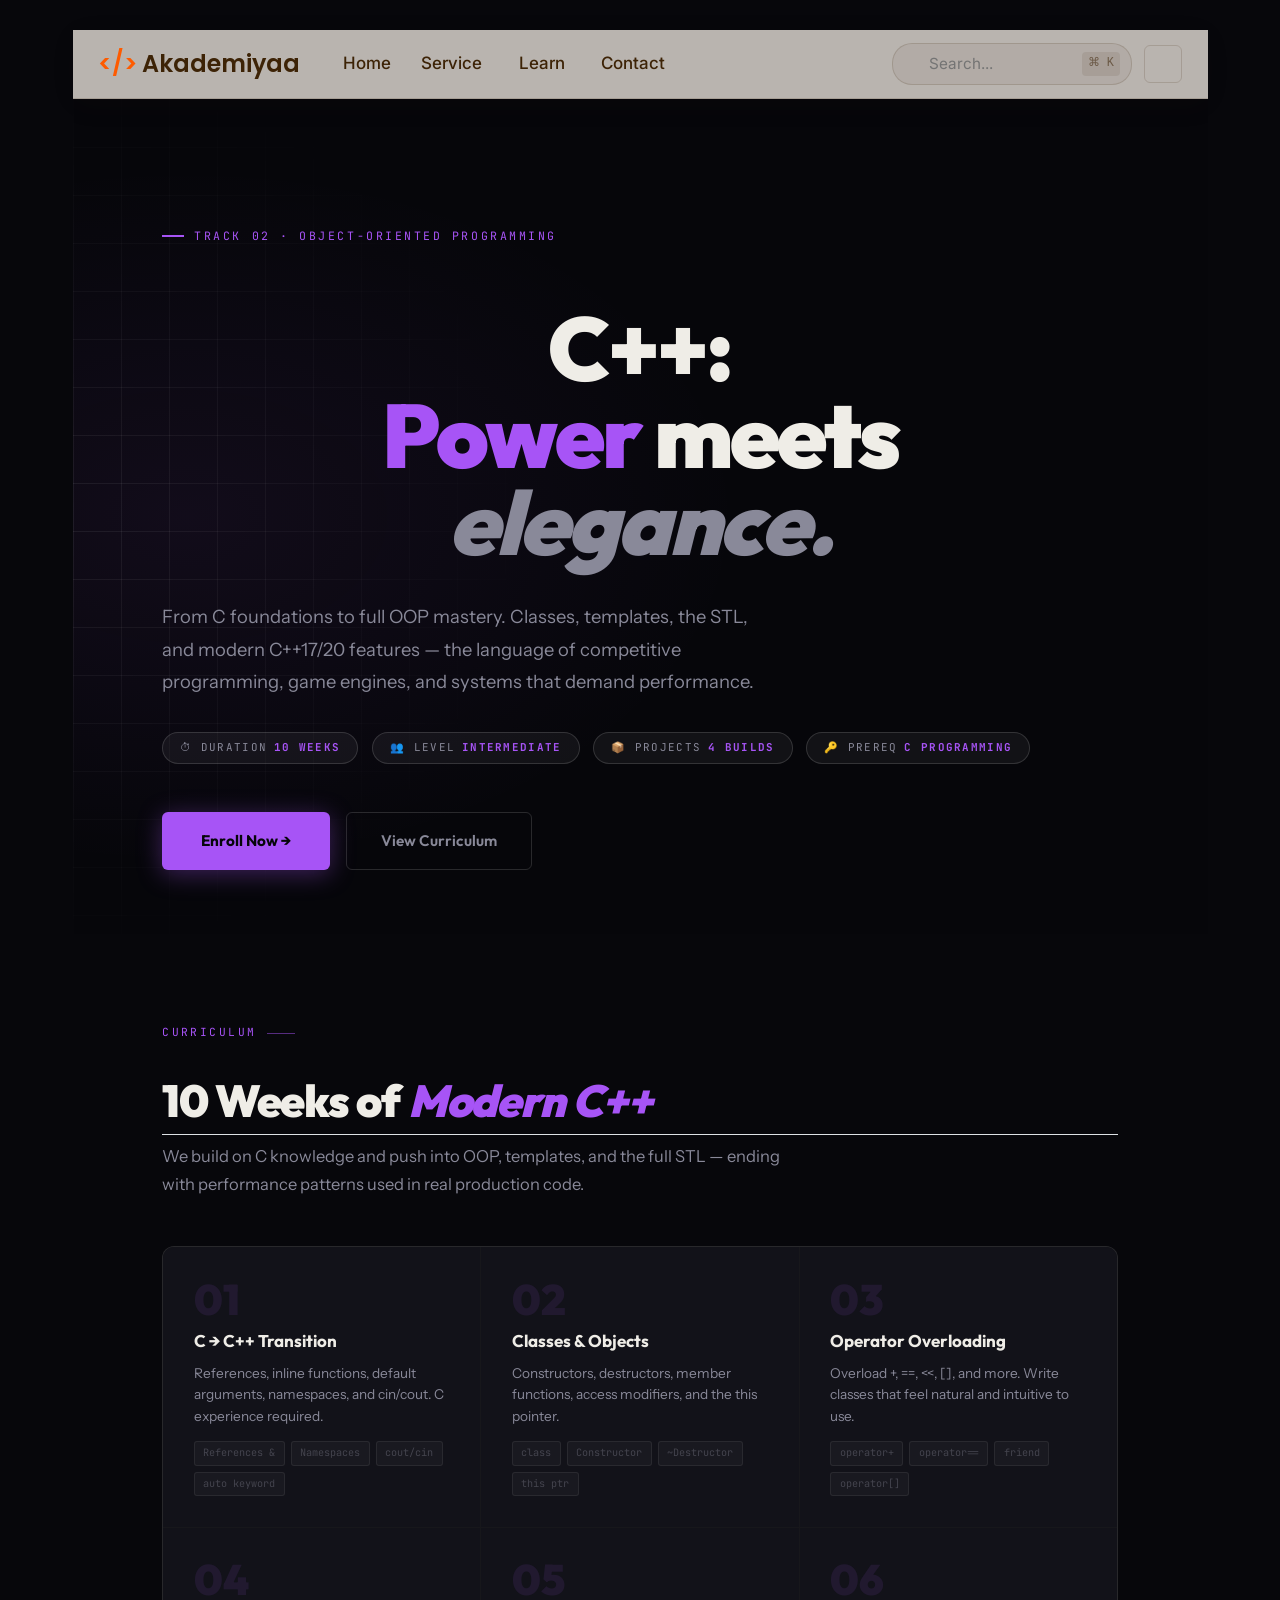
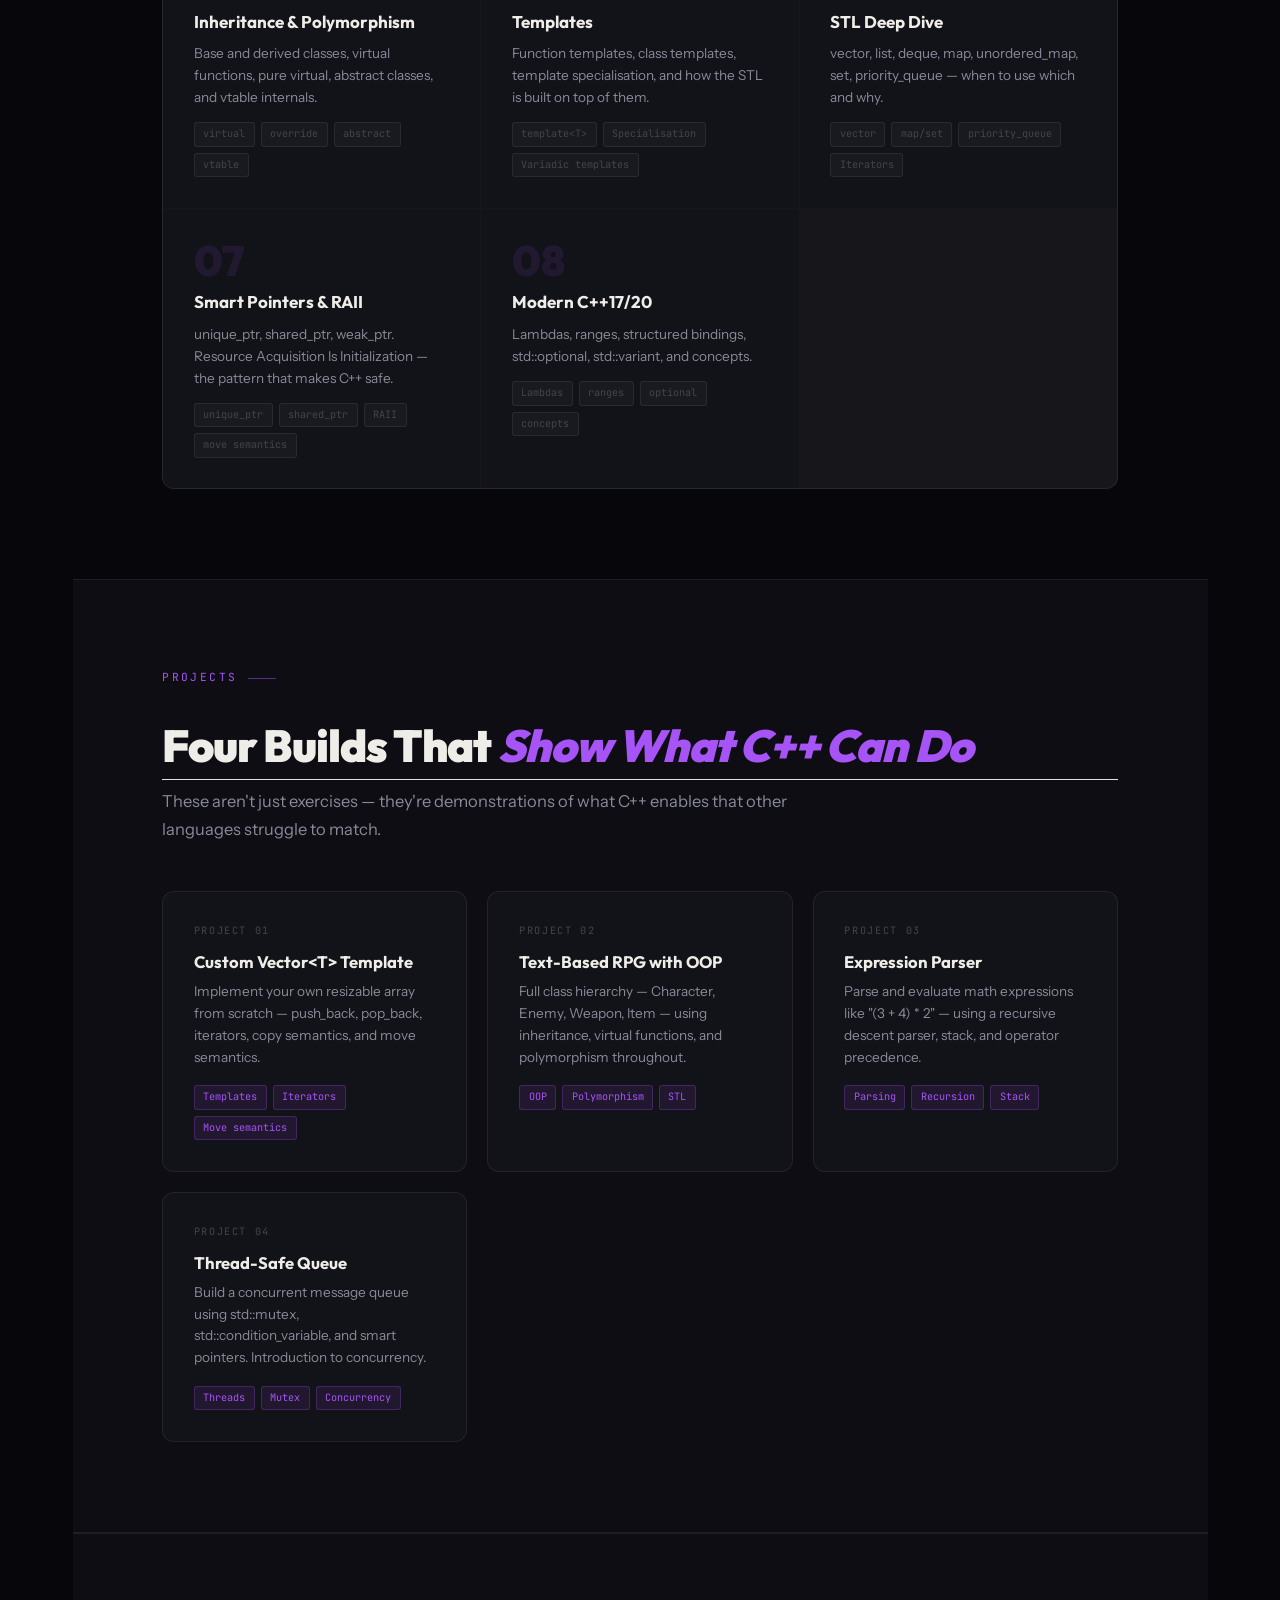
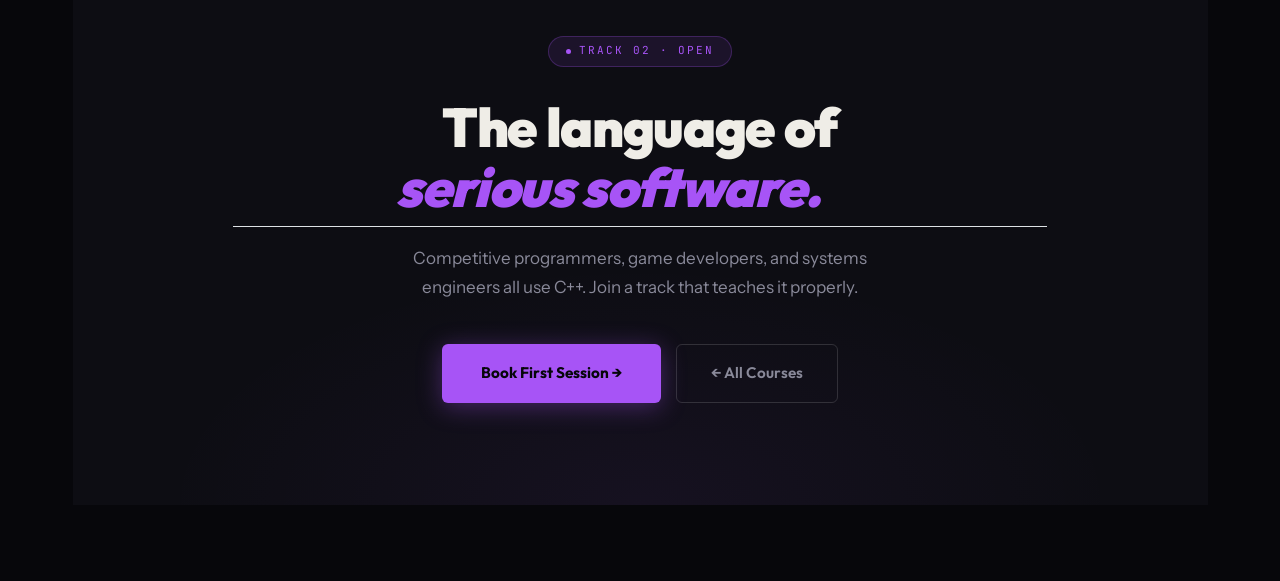
<file: docs/learn/cpp.html>
<!DOCTYPE html>
<html xmlns="http://www.w3.org/1999/xhtml" lang="en" xml:lang="en"><head>

<meta charset="utf-8">
<meta name="generator" content="quarto-1.8.26">

<meta name="viewport" content="width=device-width, initial-scale=1.0, user-scalable=yes">


<title>C++ Programming – Akademiyaa</title>
<style>
code{white-space: pre-wrap;}
span.smallcaps{font-variant: small-caps;}
div.columns{display: flex; gap: min(4vw, 1.5em);}
div.column{flex: auto; overflow-x: auto;}
div.hanging-indent{margin-left: 1.5em; text-indent: -1.5em;}
ul.task-list{list-style: none;}
ul.task-list li input[type="checkbox"] {
  width: 0.8em;
  margin: 0 0.8em 0.2em -1em; /* quarto-specific, see https://github.com/quarto-dev/quarto-cli/issues/4556 */ 
  vertical-align: middle;
}
</style>


<script src="../site_libs/quarto-nav/quarto-nav.js"></script>
<script src="../site_libs/clipboard/clipboard.min.js"></script>
<script src="../site_libs/quarto-search/autocomplete.umd.js"></script>
<script src="../site_libs/quarto-search/fuse.min.js"></script>
<script src="../site_libs/quarto-search/quarto-search.js"></script>
<meta name="quarto:offset" content="../">
<script src="../site_libs/quarto-html/quarto.js" type="module"></script>
<script src="../site_libs/quarto-html/tabsets/tabsets.js" type="module"></script>
<script src="../site_libs/quarto-html/axe/axe-check.js" type="module"></script>
<script src="../site_libs/quarto-html/popper.min.js"></script>
<script src="../site_libs/quarto-html/tippy.umd.min.js"></script>
<script src="../site_libs/quarto-html/anchor.min.js"></script>
<link href="../site_libs/quarto-html/tippy.css" rel="stylesheet">
<link href="../site_libs/quarto-html/quarto-syntax-highlighting-587c61ba64f3a5504c4d52d930310e48.css" rel="stylesheet" id="quarto-text-highlighting-styles">
<script src="../site_libs/bootstrap/bootstrap.min.js"></script>
<link href="../site_libs/bootstrap/bootstrap-icons.css" rel="stylesheet">
<link href="../site_libs/bootstrap/bootstrap-ffa9a6279353761231ec249df0a7fdd3.min.css" rel="stylesheet" append-hash="true" id="quarto-bootstrap" data-mode="light">
<script id="quarto-search-options" type="application/json">{
  "location": "sidebar",
  "copy-button": false,
  "collapse-after": 3,
  "panel-placement": "start",
  "type": "textbox",
  "limit": 50,
  "keyboard-shortcut": [
    "f",
    "/",
    "s"
  ],
  "show-item-context": false,
  "language": {
    "search-no-results-text": "No results",
    "search-matching-documents-text": "matching documents",
    "search-copy-link-title": "Copy link to search",
    "search-hide-matches-text": "Hide additional matches",
    "search-more-match-text": "more match in this document",
    "search-more-matches-text": "more matches in this document",
    "search-clear-button-title": "Clear",
    "search-text-placeholder": "",
    "search-detached-cancel-button-title": "Cancel",
    "search-submit-button-title": "Submit",
    "search-label": "Search"
  }
}</script>
<link href="https://fonts.googleapis.com/css2?family=Outfit:wght@300;400;600;700;900&amp;family=Instrument+Sans:ital,wght@0,400;0,500;0,600;1,400&amp;family=JetBrains+Mono:wght@400;500&amp;display=swap" rel="stylesheet">


<link rel="stylesheet" href="../styles.css">
</head>

<body class="quarto-light">

<div id="quarto-search-results"></div>
<!-- content -->
<div id="quarto-content" class="quarto-container page-columns page-rows-contents page-layout-full">
<!-- sidebar -->
<!-- margin-sidebar -->
    
<!-- main -->
<main class="content column-page" id="quarto-document-content">
<header class="custom-liquid-header">

  <div class="nav-container">

    

    <a href="../index.html" class="nav-brand">

      <span class="brand-brackets">&lt;/&gt;</span>Akademiyaa

    </a>



    <button class="mobile-menu-btn" id="mobile-toggle" aria-label="Toggle navigation">

      <i class="fa-solid fa-bars"></i>

    </button>



    <nav class="nav-menu" id="nav-menu">

      <ul class="nav-links">

        <li><a href="../index.html">Home</a></li>

        

        <li class="liquid-drop-item">

          <button class="liquid-drop-btn" aria-expanded="false">

            Service <i class="fa-solid fa-angle-down drop-icon"></i>

          </button>

          <ul class="liquid-drop-menu">

            <li><a href="../services/assistance.html">Remote Assistance</a></li>

            <li><a href="../services/webdev.html">Web Development</a></li>

          </ul>

        </li>



        <li class="liquid-drop-item">

          <button class="liquid-drop-btn" aria-expanded="false">

            Learn <i class="fa-solid fa-angle-down drop-icon"></i>

          </button>

          <ul class="liquid-drop-menu">

            <li><a href="../courses/all_courses.html">All Courses</a></li>

            <li><a href="../courses/clouds.html">Cloud Technologies</a></li>

            <li><a href="../courses/linux.html">Linux Distributions</a></li>

            <li><a href="../courses/languages.html">Programming Languages</a></li>

          </ul>

        </li>



        <li><a href="../contact.html">Contact</a></li>

      </ul>



      <div class="nav-actions">

        

        <div class="custom-search-container">

          <i class="fa-solid fa-magnifying-glass search-icon"></i>

          <input type="text" placeholder="Search..." class="custom-search-input" id="my-custom-search">

          <span class="search-shortcut">⌘ K</span>

        </div>



        <button id="custom-theme-toggle" class="theme-toggle-btn" aria-label="Toggle Dark Mode">

          <i class="fa-solid fa-moon dark-icon"></i>

          <i class="fa-solid fa-sun light-icon"></i>

        </button>

        

      </div>

    </nav>

  </div>

</header>



<script>

  document.addEventListener("DOMContentLoaded", () => {

    const themeToggle = document.getElementById("custom-theme-toggle");

    const htmlElement = document.documentElement;

    const mobileToggle = document.getElementById("mobile-toggle");

    const navMenu = document.getElementById("nav-menu");

    const dropdownToggles = document.querySelectorAll(".liquid-drop-btn");



    // Theme logic

    const currentTheme = localStorage.getItem("theme") || "light";

    if (currentTheme === "dark") htmlElement.setAttribute("data-bs-theme", "dark");



    themeToggle.addEventListener("click", () => {

      if (htmlElement.getAttribute("data-bs-theme") === "dark") {

        htmlElement.removeAttribute("data-bs-theme");

        localStorage.setItem("theme", "light");

      } else {

        htmlElement.setAttribute("data-bs-theme", "dark");

        localStorage.setItem("theme", "dark");

      }

    });



    // Mobile menu logic

    mobileToggle.addEventListener("click", () => navMenu.classList.toggle("active"));



    // Dropdown logic

    dropdownToggles.forEach(toggle => {

      toggle.addEventListener("click", (e) => {

        e.preventDefault(); 

        const parentLi = toggle.parentElement;

        document.querySelectorAll('.liquid-drop-item').forEach(item => {

          if (item !== parentLi) {

            item.classList.remove('open');

            item.querySelector('.drop-icon').style.transform = 'rotate(0deg)';

          }

        });

        parentLi.classList.toggle("open");

        const icon = toggle.querySelector('.drop-icon');

        icon.style.transform = parentLi.classList.contains("open") ? 'rotate(180deg)' : 'rotate(0deg)';

      });

    });

    

    document.addEventListener('click', (e) => {

      if (!e.target.closest('.liquid-drop-item')) {

        document.querySelectorAll('.liquid-drop-item').forEach(item => {

          item.classList.remove('open');

          item.querySelector('.drop-icon').style.transform = 'rotate(0deg)';

        });

      }

    });



    // SEARCH LOGIC (Connects your custom box to Quarto natively)

    const searchInput = document.getElementById("my-custom-search");



    if (searchInput) {

      document.addEventListener("keydown", (e) => {

        if ((e.metaKey || e.ctrlKey) && e.key === "k") {

          e.preventDefault(); 

          searchInput.focus(); 

        }

      });



      searchInput.addEventListener("keydown", (e) => {

        if (e.key === "Enter") {

          e.preventDefault(); 

          const query = searchInput.value.trim();

          

          if (query !== "") {

            // Find Quarto's real hidden search button

            const quartoBtn = document.querySelector("#quarto-search, .quarto-search-button");

            

            if (quartoBtn) {

              quartoBtn.click(); // Open the modal

              

              // Wait for modal to appear, then type the query

              setTimeout(() => {

                const modalInput = document.querySelector("#quarto-search-input, .aa-Input");

                if (modalInput) {

                  modalInput.value = query;

                  modalInput.dispatchEvent(new Event("input", { bubbles: true }));

                  modalInput.focus();

                }

              }, 200); 

            } else {

              window.location.href = `/search.html?q=${encodeURIComponent(query)}`;

            }

          }

        }

      });

    }

  });

</script>

<header id="title-block-header" class="quarto-title-block default">
<div class="quarto-title">
<h1 class="title">C++ Programming</h1>
</div>



<div class="quarto-title-meta column-page">

    
  
    
  </div>
  


</header>


<style>
:root{--ac:#a855f7;--ac-rgb:168,85,247;--bg:#07070b;--surface:#0e0e14;--card:#13131a;--card-h:#18181f;--border:rgba(255,255,255,.07);--border-h:rgba(255,255,255,.14);--t1:#f0eee8;--t2:#8a8a9a;--t3:#45454f;--fn-head:'Outfit',sans-serif;--fn-body:'Instrument Sans',sans-serif;--fn-mono:'JetBrains Mono',monospace;--r:12px}
*,*::before,*::after{box-sizing:border-box;margin:0;padding:0}
body{background:var(--bg)!important;font-family:var(--fn-body);color:var(--t1)}
#quarto-content{padding:0!important;max-width:100%!important}
nav.navbar,footer,.quarto-title-banner{display:none!important}
a{text-decoration:none}
.page{overflow-x:hidden}
.c-hero{min-height:85vh;display:flex;flex-direction:column;justify-content:center;padding:clamp(5rem,10vw,8rem) clamp(1.5rem,7vw,7rem) clamp(3rem,5vw,4rem);position:relative;overflow:hidden;background:radial-gradient(ellipse 70% 60% at 10% 50%,rgba(var(--ac-rgb),.07) 0%,transparent 70%),var(--bg)}
.c-hero::after{content:'';position:absolute;inset:0;pointer-events:none;background-image:linear-gradient(var(--border) 1px,transparent 1px),linear-gradient(90deg,var(--border) 1px,transparent 1px);background-size:48px 48px;mask-image:radial-gradient(ellipse 60% 80% at 0% 50%,black 0%,transparent 70%)}
.c-kicker{font-family:var(--fn-mono);font-size:.68rem;letter-spacing:.22em;text-transform:uppercase;color:var(--ac);margin-bottom:1.5rem;display:flex;align-items:center;gap:.6rem;position:relative;z-index:2}.c-kicker::before{content:'';width:22px;height:1.5px;background:var(--ac)}
.c-h1{font-family:var(--fn-head)!important;font-size:clamp(3rem,7vw,6rem)!important;font-weight:900!important;line-height:.97!important;color:var(--t1)!important;letter-spacing:-.03em;margin-bottom:.4em!important;max-width:16ch;position:relative;z-index:2}
.hi{color:var(--ac)} .it{font-style:italic;color:var(--t2)}
.c-desc{font-family:var(--fn-body);font-size:clamp(.95rem,1.5vw,1.08rem);color:var(--t2);line-height:1.75;max-width:50ch;margin-bottom:2rem;position:relative;z-index:2}
.c-meta{display:flex;flex-wrap:wrap;gap:.8rem;margin-bottom:2.8rem;position:relative;z-index:2}
.c-chip{font-family:var(--fn-mono);font-size:.64rem;letter-spacing:.12em;text-transform:uppercase;color:var(--t2);background:rgba(255,255,255,.05);border:1px solid var(--border-h);padding:.38rem 1rem;border-radius:100px;display:flex;align-items:center;gap:.4rem}.c-chip b{color:var(--ac)}
.c-hero-btns{display:flex;flex-wrap:wrap;gap:.9rem;position:relative;z-index:2}
.btn-ac{font-family:var(--fn-head);font-weight:700;font-size:.9rem;color:#07070b!important;background:var(--ac);padding:.95rem 2.3rem;border-radius:6px;transition:all .22s;box-shadow:0 4px 24px rgba(var(--ac-rgb),.35);display:inline-flex;align-items:center;gap:.4rem}.btn-ac:hover{filter:brightness(1.1);transform:translateY(-2px)}
.btn-ghost{font-family:var(--fn-head);font-weight:600;font-size:.9rem;color:var(--t2)!important;background:transparent;padding:.95rem 2rem;border-radius:6px;border:1px solid var(--border-h);transition:all .22s}.btn-ghost:hover{border-color:var(--ac);color:var(--t1)!important}
.s{padding:clamp(3.5rem,7vw,6rem) clamp(1.5rem,7vw,7rem);max-width:1400px;margin:0 auto}
.s-alt{background:var(--surface);border-top:1px solid var(--border);border-bottom:1px solid var(--border)}
.s-lbl{font-family:var(--fn-mono);font-size:.66rem;letter-spacing:.22em;text-transform:uppercase;color:var(--ac);margin-bottom:.8rem;display:flex;align-items:center;gap:.6rem}.s-lbl::after{content:'';display:block;height:1px;width:28px;background:var(--ac);opacity:.5}
.s-title{font-family:var(--fn-head)!important;font-size:clamp(1.8rem,3.5vw,2.8rem)!important;font-weight:900!important;color:var(--t1)!important;letter-spacing:-.025em;margin-bottom:.4rem!important;line-height:1.08!important}.s-title em{font-style:italic;color:var(--ac)}
.s-desc{font-family:var(--fn-body);font-size:.97rem;color:var(--t2);max-width:58ch;line-height:1.72;margin-bottom:2.8rem}
.grid{display:grid;grid-template-columns:repeat(auto-fill,minmax(270px,1fr));gap:1px;background:var(--border);border:1px solid var(--border);border-radius:var(--r);overflow:hidden}
.gc{background:var(--card);padding:1.8rem;transition:background .2s;cursor:default}.gc:hover{background:var(--card-h)}
.gc-num{font-family:var(--fn-head);font-size:2.5rem;font-weight:900;color:rgba(var(--ac-rgb),.1);line-height:1;margin-bottom:.4rem;display:block}
.gc-name{font-family:var(--fn-head);font-size:1rem;font-weight:700;color:var(--t1);margin-bottom:.5rem}
.gc-desc{font-family:var(--fn-body);font-size:.8rem;color:var(--t2);line-height:1.6;margin-bottom:.8rem}
.pills{display:flex;flex-wrap:wrap;gap:.35rem}
.pill{font-family:var(--fn-mono);font-size:.6rem;color:var(--t3);background:rgba(255,255,255,.03);border:1px solid var(--border);padding:.18rem .5rem;border-radius:3px;transition:color .2s,border-color .2s}.gc:hover .pill{color:var(--ac);border-color:rgba(var(--ac-rgb),.25)}
.proj-grid{display:grid;grid-template-columns:repeat(auto-fill,minmax(260px,1fr));gap:1.2rem}
.pc{background:var(--card);border:1px solid var(--border);border-radius:var(--r);padding:1.8rem;transition:all .25s;cursor:default;position:relative;overflow:hidden}.pc:hover{border-color:var(--ac);transform:translateY(-3px)}
.pc::before{content:'';position:absolute;bottom:0;left:0;right:0;height:2px;background:var(--ac);transform:scaleX(0);transition:transform .35s}.pc:hover::before{transform:scaleX(1)}
.pc-num{font-family:var(--fn-mono);font-size:.6rem;letter-spacing:.16em;text-transform:uppercase;color:var(--t3);margin-bottom:.7rem;display:block}
.pc-name{font-family:var(--fn-head);font-size:.98rem;font-weight:700;color:var(--t1);margin-bottom:.5rem;line-height:1.3}
.pc-desc{font-family:var(--fn-body);font-size:.8rem;color:var(--t2);line-height:1.6;margin-bottom:1rem}
.pc-tags{display:flex;flex-wrap:wrap;gap:.35rem}
.pc-tag{font-family:var(--fn-mono);font-size:.6rem;color:var(--ac);background:rgba(var(--ac-rgb),.1);border:1px solid rgba(var(--ac-rgb),.25);padding:.18rem .5rem;border-radius:3px}
.c-cta{text-align:center;padding:clamp(4rem,8vw,6rem) clamp(1.5rem,7vw,7rem);background:var(--surface);border-top:1px solid var(--border);position:relative;overflow:hidden}
.c-cta::before{content:'';position:absolute;inset:0;pointer-events:none;background:radial-gradient(ellipse 60% 60% at 50% 100%,rgba(var(--ac-rgb),.06) 0%,transparent 70%)}
.cta-badge{display:inline-flex;align-items:center;gap:.5rem;font-family:var(--fn-mono);font-size:.65rem;letter-spacing:.18em;text-transform:uppercase;color:var(--ac);background:rgba(var(--ac-rgb),.1);border:1px solid rgba(var(--ac-rgb),.25);padding:.35rem 1rem;border-radius:100px;margin-bottom:1.8rem}
.cta-dot{width:5px;height:5px;border-radius:50%;background:var(--ac);animation:pd 2s ease-in-out infinite}
@keyframes pd{0%,100%{transform:scale(1)}50%{transform:scale(1.6);opacity:.5}}
.c-cta h2{font-family:var(--fn-head)!important;font-size:clamp(2rem,4.5vw,3.2rem)!important;font-weight:900!important;color:var(--t1)!important;letter-spacing:-.025em;margin:0 auto 1rem!important;max-width:22ch;line-height:1.08!important;position:relative;z-index:1}.c-cta h2 em{font-style:italic;color:var(--ac)}
.c-cta p{font-family:var(--fn-body);font-size:1rem;color:var(--t2);max-width:46ch;margin:0 auto 2.5rem;line-height:1.7;position:relative;z-index:1}
.cta-btns{display:flex;flex-wrap:wrap;gap:.9rem;justify-content:center;position:relative;z-index:1}
@media(max-width:640px){.c-hero{padding:4rem 1.5rem 2.5rem}.s{padding:3rem 1.5rem}}
</style>

<div class="page">
<section class="c-hero">
  <div class="c-kicker">Track 02 · Object-Oriented Programming</div>
  <h1 class="c-h1">C++:<br><span class="hi">Power</span> meets<br><span class="it">elegance.</span></h1>
  <p class="c-desc">From C foundations to full OOP mastery. Classes, templates, the STL, and modern C++17/20 features — the language of competitive programming, game engines, and systems that demand performance.</p>
  <div class="c-meta">
    <span class="c-chip">⏱ Duration <b>10 Weeks</b></span>
    <span class="c-chip">👥 Level <b>Intermediate</b></span>
    <span class="c-chip">📦 Projects <b>4 Builds</b></span>
    <span class="c-chip">🔑 Prereq <b>C Programming</b></span>
  </div>
  <div class="c-hero-btns">
    <a href="../contact.html" class="btn-ac">Enroll Now →</a>
    <a href="#curriculum" class="btn-ghost">View Curriculum</a>
  </div>
</section>

<div class="s" id="curriculum">
  <div class="s-lbl">Curriculum</div>
  <h2 class="s-title anchored">10 Weeks of <em>Modern C++</em></h2>
  <p class="s-desc">We build on C knowledge and push into OOP, templates, and the full STL — ending with performance patterns used in real production code.</p>
  <div class="grid">
    <div class="gc"><span class="gc-num">01</span><div class="gc-name">C → C++ Transition</div><div class="gc-desc">References, inline functions, default arguments, namespaces, and cin/cout. C experience required.</div><div class="pills"><span class="pill">References &amp;</span><span class="pill">Namespaces</span><span class="pill">cout/cin</span><span class="pill">auto keyword</span></div></div>
    <div class="gc"><span class="gc-num">02</span><div class="gc-name">Classes &amp; Objects</div><div class="gc-desc">Constructors, destructors, member functions, access modifiers, and the this pointer.</div><div class="pills"><span class="pill">class</span><span class="pill">Constructor</span><span class="pill">~Destructor</span><span class="pill">this ptr</span></div></div>
    <div class="gc"><span class="gc-num">03</span><div class="gc-name">Operator Overloading</div><div class="gc-desc">Overload +, ==, &lt;&lt;, [], and more. Write classes that feel natural and intuitive to use.</div><div class="pills"><span class="pill">operator+</span><span class="pill">operator==</span><span class="pill">friend</span><span class="pill">operator[]</span></div></div>
    <div class="gc"><span class="gc-num">04</span><div class="gc-name">Inheritance &amp; Polymorphism</div><div class="gc-desc">Base and derived classes, virtual functions, pure virtual, abstract classes, and vtable internals.</div><div class="pills"><span class="pill">virtual</span><span class="pill">override</span><span class="pill">abstract</span><span class="pill">vtable</span></div></div>
    <div class="gc"><span class="gc-num">05</span><div class="gc-name">Templates</div><div class="gc-desc">Function templates, class templates, template specialisation, and how the STL is built on top of them.</div><div class="pills"><span class="pill">template&lt;T&gt;</span><span class="pill">Specialisation</span><span class="pill">Variadic templates</span></div></div>
    <div class="gc"><span class="gc-num">06</span><div class="gc-name">STL Deep Dive</div><div class="gc-desc">vector, list, deque, map, unordered_map, set, priority_queue — when to use which and why.</div><div class="pills"><span class="pill">vector</span><span class="pill">map/set</span><span class="pill">priority_queue</span><span class="pill">Iterators</span></div></div>
    <div class="gc"><span class="gc-num">07</span><div class="gc-name">Smart Pointers &amp; RAII</div><div class="gc-desc">unique_ptr, shared_ptr, weak_ptr. Resource Acquisition Is Initialization — the pattern that makes C++ safe.</div><div class="pills"><span class="pill">unique_ptr</span><span class="pill">shared_ptr</span><span class="pill">RAII</span><span class="pill">move semantics</span></div></div>
    <div class="gc"><span class="gc-num">08</span><div class="gc-name">Modern C++17/20</div><div class="gc-desc">Lambdas, ranges, structured bindings, std::optional, std::variant, and concepts.</div><div class="pills"><span class="pill">Lambdas</span><span class="pill">ranges</span><span class="pill">optional</span><span class="pill">concepts</span></div></div>
  </div>
</div>

<section class="s-alt">
  <div class="s">
    <div class="s-lbl">Projects</div>
    <h2 class="s-title anchored">Four Builds That <em>Show What C++ Can Do</em></h2>
    <p class="s-desc">These aren't just exercises — they're demonstrations of what C++ enables that other languages struggle to match.</p>
    <div class="proj-grid">
      <div class="pc"><span class="pc-num">Project 01</span><div class="pc-name">Custom Vector&lt;T&gt; Template</div><div class="pc-desc">Implement your own resizable array from scratch — push_back, pop_back, iterators, copy semantics, and move semantics.</div><div class="pc-tags"><span class="pc-tag">Templates</span><span class="pc-tag">Iterators</span><span class="pc-tag">Move semantics</span></div></div>
      <div class="pc"><span class="pc-num">Project 02</span><div class="pc-name">Text-Based RPG with OOP</div><div class="pc-desc">Full class hierarchy — Character, Enemy, Weapon, Item — using inheritance, virtual functions, and polymorphism throughout.</div><div class="pc-tags"><span class="pc-tag">OOP</span><span class="pc-tag">Polymorphism</span><span class="pc-tag">STL</span></div></div>
      <div class="pc"><span class="pc-num">Project 03</span><div class="pc-name">Expression Parser</div><div class="pc-desc">Parse and evaluate math expressions like "(3 + 4) * 2" — using a recursive descent parser, stack, and operator precedence.</div><div class="pc-tags"><span class="pc-tag">Parsing</span><span class="pc-tag">Recursion</span><span class="pc-tag">Stack</span></div></div>
      <div class="pc"><span class="pc-num">Project 04</span><div class="pc-name">Thread-Safe Queue</div><div class="pc-desc">Build a concurrent message queue using std::mutex, std::condition_variable, and smart pointers. Introduction to concurrency.</div><div class="pc-tags"><span class="pc-tag">Threads</span><span class="pc-tag">Mutex</span><span class="pc-tag">Concurrency</span></div></div>
    </div>
  </div>
</section>

<section class="c-cta">
  <div class="cta-badge"><span class="cta-dot"></span>Track 02 · Open</div>
  <h2 class="anchored">The language of<br><em>serious software.</em></h2>
  <p>Competitive programmers, game developers, and systems engineers all use C++. Join a track that teaches it properly.</p>
  <div class="cta-btns">
    <a href="../contact.html" class="btn-ac">Book First Session →</a>
    <a href="../learn/learn.html" class="btn-ghost">← All Courses</a>
  </div>
</section>
</div>



</main> <!-- /main -->
<footer class="akademiyaa-footer">

  <div class="footer-grid-container">

    

    <div class="footer-col">

      <h4 class="footer-heading">Main</h4>

      <a href="../index.html">Home</a>

      <a href="../contact.html">Contact</a>

      <a href="../services/assistance.html">Work With Us</a>

      <a href="../about.html">My Gear</a>

    </div>

    

    <div class="footer-col">

      <h4 class="footer-heading">Learn</h4>

      <a href="../courses/clouds.html">Courses</a> <a href="../courses/coding.qmd">Tutorials</a>

      <a href="../notes.qmd">Notes</a>

    </div>

    

    <div class="footer-col">

      <h4 class="footer-heading">Legal</h4>

      <a href="../terms.qmd">Terms</a>

      <a href="../privacy.qmd">Privacy</a>

      <a href="../refund.qmd">Refund</a>

    </div>

    

    <div class="footer-col">

      <h4 class="footer-heading">Social</h4>

      <a href="https://facebook.com/yourpage" target="_blank"><i class="fa-brands fa-facebook"></i> Facebook</a>

      <a href="https://instagram.com/yourprofile" target="_blank"><i class="fa-brands fa-instagram"></i> Instagram</a>

      <a href="https://linkedin.com/in/yourprofile" target="_blank"><i class="fa-brands fa-linkedin"></i> LinkedIn</a>

      <a href="https://youtube.com/yourchannel" target="_blank"><i class="fa-brands fa-youtube"></i> YouTube</a>

    </div>



  </div>

  

  <div class="footer-bottom">

    <span class="footer-copyright">© 2026 Akademiyaa. All rights reserved.</span>

    <span class="footer-made-with">Made with ❤️ in India</span>

  </div>

</footer>
<script id="quarto-html-after-body" type="application/javascript">
  window.document.addEventListener("DOMContentLoaded", function (event) {
    const icon = "";
    const anchorJS = new window.AnchorJS();
    anchorJS.options = {
      placement: 'right',
      icon: icon
    };
    anchorJS.add('.anchored');
    const isCodeAnnotation = (el) => {
      for (const clz of el.classList) {
        if (clz.startsWith('code-annotation-')) {                     
          return true;
        }
      }
      return false;
    }
    const onCopySuccess = function(e) {
      // button target
      const button = e.trigger;
      // don't keep focus
      button.blur();
      // flash "checked"
      button.classList.add('code-copy-button-checked');
      var currentTitle = button.getAttribute("title");
      button.setAttribute("title", "Copied!");
      let tooltip;
      if (window.bootstrap) {
        button.setAttribute("data-bs-toggle", "tooltip");
        button.setAttribute("data-bs-placement", "left");
        button.setAttribute("data-bs-title", "Copied!");
        tooltip = new bootstrap.Tooltip(button, 
          { trigger: "manual", 
            customClass: "code-copy-button-tooltip",
            offset: [0, -8]});
        tooltip.show();    
      }
      setTimeout(function() {
        if (tooltip) {
          tooltip.hide();
          button.removeAttribute("data-bs-title");
          button.removeAttribute("data-bs-toggle");
          button.removeAttribute("data-bs-placement");
        }
        button.setAttribute("title", currentTitle);
        button.classList.remove('code-copy-button-checked');
      }, 1000);
      // clear code selection
      e.clearSelection();
    }
    const getTextToCopy = function(trigger) {
      const outerScaffold = trigger.parentElement.cloneNode(true);
      const codeEl = outerScaffold.querySelector('code');
      for (const childEl of codeEl.children) {
        if (isCodeAnnotation(childEl)) {
          childEl.remove();
        }
      }
      return codeEl.innerText;
    }
    const clipboard = new window.ClipboardJS('.code-copy-button:not([data-in-quarto-modal])', {
      text: getTextToCopy
    });
    clipboard.on('success', onCopySuccess);
    if (window.document.getElementById('quarto-embedded-source-code-modal')) {
      const clipboardModal = new window.ClipboardJS('.code-copy-button[data-in-quarto-modal]', {
        text: getTextToCopy,
        container: window.document.getElementById('quarto-embedded-source-code-modal')
      });
      clipboardModal.on('success', onCopySuccess);
    }
      var localhostRegex = new RegExp(/^(?:http|https):\/\/localhost\:?[0-9]*\//);
      var mailtoRegex = new RegExp(/^mailto:/);
        var filterRegex = new RegExp("https:\/\/akademiyaa\.github\.io\/");
      var isInternal = (href) => {
          return filterRegex.test(href) || localhostRegex.test(href) || mailtoRegex.test(href);
      }
      // Inspect non-navigation links and adorn them if external
     var links = window.document.querySelectorAll('a[href]:not(.nav-link):not(.navbar-brand):not(.toc-action):not(.sidebar-link):not(.sidebar-item-toggle):not(.pagination-link):not(.no-external):not([aria-hidden]):not(.dropdown-item):not(.quarto-navigation-tool):not(.about-link)');
      for (var i=0; i<links.length; i++) {
        const link = links[i];
        if (!isInternal(link.href)) {
          // undo the damage that might have been done by quarto-nav.js in the case of
          // links that we want to consider external
          if (link.dataset.originalHref !== undefined) {
            link.href = link.dataset.originalHref;
          }
            // target, if specified
            link.setAttribute("target", "_blank");
            if (link.getAttribute("rel") === null) {
              link.setAttribute("rel", "noopener");
            }
        }
      }
    function tippyHover(el, contentFn, onTriggerFn, onUntriggerFn) {
      const config = {
        allowHTML: true,
        maxWidth: 500,
        delay: 100,
        arrow: false,
        appendTo: function(el) {
            return el.parentElement;
        },
        interactive: true,
        interactiveBorder: 10,
        theme: 'quarto',
        placement: 'bottom-start',
      };
      if (contentFn) {
        config.content = contentFn;
      }
      if (onTriggerFn) {
        config.onTrigger = onTriggerFn;
      }
      if (onUntriggerFn) {
        config.onUntrigger = onUntriggerFn;
      }
      window.tippy(el, config); 
    }
    const noterefs = window.document.querySelectorAll('a[role="doc-noteref"]');
    for (var i=0; i<noterefs.length; i++) {
      const ref = noterefs[i];
      tippyHover(ref, function() {
        // use id or data attribute instead here
        let href = ref.getAttribute('data-footnote-href') || ref.getAttribute('href');
        try { href = new URL(href).hash; } catch {}
        const id = href.replace(/^#\/?/, "");
        const note = window.document.getElementById(id);
        if (note) {
          return note.innerHTML;
        } else {
          return "";
        }
      });
    }
    const xrefs = window.document.querySelectorAll('a.quarto-xref');
    const processXRef = (id, note) => {
      // Strip column container classes
      const stripColumnClz = (el) => {
        el.classList.remove("page-full", "page-columns");
        if (el.children) {
          for (const child of el.children) {
            stripColumnClz(child);
          }
        }
      }
      stripColumnClz(note)
      if (id === null || id.startsWith('sec-')) {
        // Special case sections, only their first couple elements
        const container = document.createElement("div");
        if (note.children && note.children.length > 2) {
          container.appendChild(note.children[0].cloneNode(true));
          for (let i = 1; i < note.children.length; i++) {
            const child = note.children[i];
            if (child.tagName === "P" && child.innerText === "") {
              continue;
            } else {
              container.appendChild(child.cloneNode(true));
              break;
            }
          }
          if (window.Quarto?.typesetMath) {
            window.Quarto.typesetMath(container);
          }
          return container.innerHTML
        } else {
          if (window.Quarto?.typesetMath) {
            window.Quarto.typesetMath(note);
          }
          return note.innerHTML;
        }
      } else {
        // Remove any anchor links if they are present
        const anchorLink = note.querySelector('a.anchorjs-link');
        if (anchorLink) {
          anchorLink.remove();
        }
        if (window.Quarto?.typesetMath) {
          window.Quarto.typesetMath(note);
        }
        if (note.classList.contains("callout")) {
          return note.outerHTML;
        } else {
          return note.innerHTML;
        }
      }
    }
    for (var i=0; i<xrefs.length; i++) {
      const xref = xrefs[i];
      tippyHover(xref, undefined, function(instance) {
        instance.disable();
        let url = xref.getAttribute('href');
        let hash = undefined; 
        if (url.startsWith('#')) {
          hash = url;
        } else {
          try { hash = new URL(url).hash; } catch {}
        }
        if (hash) {
          const id = hash.replace(/^#\/?/, "");
          const note = window.document.getElementById(id);
          if (note !== null) {
            try {
              const html = processXRef(id, note.cloneNode(true));
              instance.setContent(html);
            } finally {
              instance.enable();
              instance.show();
            }
          } else {
            // See if we can fetch this
            fetch(url.split('#')[0])
            .then(res => res.text())
            .then(html => {
              const parser = new DOMParser();
              const htmlDoc = parser.parseFromString(html, "text/html");
              const note = htmlDoc.getElementById(id);
              if (note !== null) {
                const html = processXRef(id, note);
                instance.setContent(html);
              } 
            }).finally(() => {
              instance.enable();
              instance.show();
            });
          }
        } else {
          // See if we can fetch a full url (with no hash to target)
          // This is a special case and we should probably do some content thinning / targeting
          fetch(url)
          .then(res => res.text())
          .then(html => {
            const parser = new DOMParser();
            const htmlDoc = parser.parseFromString(html, "text/html");
            const note = htmlDoc.querySelector('main.content');
            if (note !== null) {
              // This should only happen for chapter cross references
              // (since there is no id in the URL)
              // remove the first header
              if (note.children.length > 0 && note.children[0].tagName === "HEADER") {
                note.children[0].remove();
              }
              const html = processXRef(null, note);
              instance.setContent(html);
            } 
          }).finally(() => {
            instance.enable();
            instance.show();
          });
        }
      }, function(instance) {
      });
    }
        let selectedAnnoteEl;
        const selectorForAnnotation = ( cell, annotation) => {
          let cellAttr = 'data-code-cell="' + cell + '"';
          let lineAttr = 'data-code-annotation="' +  annotation + '"';
          const selector = 'span[' + cellAttr + '][' + lineAttr + ']';
          return selector;
        }
        const selectCodeLines = (annoteEl) => {
          const doc = window.document;
          const targetCell = annoteEl.getAttribute("data-target-cell");
          const targetAnnotation = annoteEl.getAttribute("data-target-annotation");
          const annoteSpan = window.document.querySelector(selectorForAnnotation(targetCell, targetAnnotation));
          const lines = annoteSpan.getAttribute("data-code-lines").split(",");
          const lineIds = lines.map((line) => {
            return targetCell + "-" + line;
          })
          let top = null;
          let height = null;
          let parent = null;
          if (lineIds.length > 0) {
              //compute the position of the single el (top and bottom and make a div)
              const el = window.document.getElementById(lineIds[0]);
              top = el.offsetTop;
              height = el.offsetHeight;
              parent = el.parentElement.parentElement;
            if (lineIds.length > 1) {
              const lastEl = window.document.getElementById(lineIds[lineIds.length - 1]);
              const bottom = lastEl.offsetTop + lastEl.offsetHeight;
              height = bottom - top;
            }
            if (top !== null && height !== null && parent !== null) {
              // cook up a div (if necessary) and position it 
              let div = window.document.getElementById("code-annotation-line-highlight");
              if (div === null) {
                div = window.document.createElement("div");
                div.setAttribute("id", "code-annotation-line-highlight");
                div.style.position = 'absolute';
                parent.appendChild(div);
              }
              div.style.top = top - 2 + "px";
              div.style.height = height + 4 + "px";
              div.style.left = 0;
              let gutterDiv = window.document.getElementById("code-annotation-line-highlight-gutter");
              if (gutterDiv === null) {
                gutterDiv = window.document.createElement("div");
                gutterDiv.setAttribute("id", "code-annotation-line-highlight-gutter");
                gutterDiv.style.position = 'absolute';
                const codeCell = window.document.getElementById(targetCell);
                const gutter = codeCell.querySelector('.code-annotation-gutter');
                gutter.appendChild(gutterDiv);
              }
              gutterDiv.style.top = top - 2 + "px";
              gutterDiv.style.height = height + 4 + "px";
            }
            selectedAnnoteEl = annoteEl;
          }
        };
        const unselectCodeLines = () => {
          const elementsIds = ["code-annotation-line-highlight", "code-annotation-line-highlight-gutter"];
          elementsIds.forEach((elId) => {
            const div = window.document.getElementById(elId);
            if (div) {
              div.remove();
            }
          });
          selectedAnnoteEl = undefined;
        };
          // Handle positioning of the toggle
      window.addEventListener(
        "resize",
        throttle(() => {
          elRect = undefined;
          if (selectedAnnoteEl) {
            selectCodeLines(selectedAnnoteEl);
          }
        }, 10)
      );
      function throttle(fn, ms) {
      let throttle = false;
      let timer;
        return (...args) => {
          if(!throttle) { // first call gets through
              fn.apply(this, args);
              throttle = true;
          } else { // all the others get throttled
              if(timer) clearTimeout(timer); // cancel #2
              timer = setTimeout(() => {
                fn.apply(this, args);
                timer = throttle = false;
              }, ms);
          }
        };
      }
        // Attach click handler to the DT
        const annoteDls = window.document.querySelectorAll('dt[data-target-cell]');
        for (const annoteDlNode of annoteDls) {
          annoteDlNode.addEventListener('click', (event) => {
            const clickedEl = event.target;
            if (clickedEl !== selectedAnnoteEl) {
              unselectCodeLines();
              const activeEl = window.document.querySelector('dt[data-target-cell].code-annotation-active');
              if (activeEl) {
                activeEl.classList.remove('code-annotation-active');
              }
              selectCodeLines(clickedEl);
              clickedEl.classList.add('code-annotation-active');
            } else {
              // Unselect the line
              unselectCodeLines();
              clickedEl.classList.remove('code-annotation-active');
            }
          });
        }
    const findCites = (el) => {
      const parentEl = el.parentElement;
      if (parentEl) {
        const cites = parentEl.dataset.cites;
        if (cites) {
          return {
            el,
            cites: cites.split(' ')
          };
        } else {
          return findCites(el.parentElement)
        }
      } else {
        return undefined;
      }
    };
    var bibliorefs = window.document.querySelectorAll('a[role="doc-biblioref"]');
    for (var i=0; i<bibliorefs.length; i++) {
      const ref = bibliorefs[i];
      const citeInfo = findCites(ref);
      if (citeInfo) {
        tippyHover(citeInfo.el, function() {
          var popup = window.document.createElement('div');
          citeInfo.cites.forEach(function(cite) {
            var citeDiv = window.document.createElement('div');
            citeDiv.classList.add('hanging-indent');
            citeDiv.classList.add('csl-entry');
            var biblioDiv = window.document.getElementById('ref-' + cite);
            if (biblioDiv) {
              citeDiv.innerHTML = biblioDiv.innerHTML;
            }
            popup.appendChild(citeDiv);
          });
          return popup.innerHTML;
        });
      }
    }
  });
  </script>
</div> <!-- /content -->




</body></html>
</file>
<file: docs/site_libs/quarto-html/tippy.css>
.tippy-box[data-animation=fade][data-state=hidden]{opacity:0}[data-tippy-root]{max-width:calc(100vw - 10px)}.tippy-box{position:relative;background-color:#333;color:#fff;border-radius:4px;font-size:14px;line-height:1.4;white-space:normal;outline:0;transition-property:transform,visibility,opacity}.tippy-box[data-placement^=top]>.tippy-arrow{bottom:0}.tippy-box[data-placement^=top]>.tippy-arrow:before{bottom:-7px;left:0;border-width:8px 8px 0;border-top-color:initial;transform-origin:center top}.tippy-box[data-placement^=bottom]>.tippy-arrow{top:0}.tippy-box[data-placement^=bottom]>.tippy-arrow:before{top:-7px;left:0;border-width:0 8px 8px;border-bottom-color:initial;transform-origin:center bottom}.tippy-box[data-placement^=left]>.tippy-arrow{right:0}.tippy-box[data-placement^=left]>.tippy-arrow:before{border-width:8px 0 8px 8px;border-left-color:initial;right:-7px;transform-origin:center left}.tippy-box[data-placement^=right]>.tippy-arrow{left:0}.tippy-box[data-placement^=right]>.tippy-arrow:before{left:-7px;border-width:8px 8px 8px 0;border-right-color:initial;transform-origin:center right}.tippy-box[data-inertia][data-state=visible]{transition-timing-function:cubic-bezier(.54,1.5,.38,1.11)}.tippy-arrow{width:16px;height:16px;color:#333}.tippy-arrow:before{content:"";position:absolute;border-color:transparent;border-style:solid}.tippy-content{position:relative;padding:5px 9px;z-index:1}
</file>
<file: docs/site_libs/quarto-html/quarto-syntax-highlighting-587c61ba64f3a5504c4d52d930310e48.css>
/* quarto syntax highlight colors */
:root {
  --quarto-hl-ot-color: #003B4F;
  --quarto-hl-at-color: #657422;
  --quarto-hl-ss-color: #20794D;
  --quarto-hl-an-color: #5E5E5E;
  --quarto-hl-fu-color: #4758AB;
  --quarto-hl-st-color: #20794D;
  --quarto-hl-cf-color: #003B4F;
  --quarto-hl-op-color: #5E5E5E;
  --quarto-hl-er-color: #AD0000;
  --quarto-hl-bn-color: #AD0000;
  --quarto-hl-al-color: #AD0000;
  --quarto-hl-va-color: #111111;
  --quarto-hl-bu-color: inherit;
  --quarto-hl-ex-color: inherit;
  --quarto-hl-pp-color: #AD0000;
  --quarto-hl-in-color: #5E5E5E;
  --quarto-hl-vs-color: #20794D;
  --quarto-hl-wa-color: #5E5E5E;
  --quarto-hl-do-color: #5E5E5E;
  --quarto-hl-im-color: #00769E;
  --quarto-hl-ch-color: #20794D;
  --quarto-hl-dt-color: #AD0000;
  --quarto-hl-fl-color: #AD0000;
  --quarto-hl-co-color: #5E5E5E;
  --quarto-hl-cv-color: #5E5E5E;
  --quarto-hl-cn-color: #8f5902;
  --quarto-hl-sc-color: #5E5E5E;
  --quarto-hl-dv-color: #AD0000;
  --quarto-hl-kw-color: #003B4F;
}

/* other quarto variables */
:root {
  --quarto-font-monospace: SFMono-Regular, Menlo, Monaco, Consolas, "Liberation Mono", "Courier New", monospace;
}

/* syntax highlight based on Pandoc's rules */
pre > code.sourceCode > span {
  color: #003B4F;
}

code.sourceCode > span {
  color: #003B4F;
}

div.sourceCode,
div.sourceCode pre.sourceCode {
  color: #003B4F;
}

/* Normal */
code span {
  color: #003B4F;
}

/* Alert */
code span.al {
  color: #AD0000;
  font-style: inherit;
}

/* Annotation */
code span.an {
  color: #5E5E5E;
  font-style: inherit;
}

/* Attribute */
code span.at {
  color: #657422;
  font-style: inherit;
}

/* BaseN */
code span.bn {
  color: #AD0000;
  font-style: inherit;
}

/* BuiltIn */
code span.bu {
  font-style: inherit;
}

/* ControlFlow */
code span.cf {
  color: #003B4F;
  font-weight: bold;
  font-style: inherit;
}

/* Char */
code span.ch {
  color: #20794D;
  font-style: inherit;
}

/* Constant */
code span.cn {
  color: #8f5902;
  font-style: inherit;
}

/* Comment */
code span.co {
  color: #5E5E5E;
  font-style: inherit;
}

/* CommentVar */
code span.cv {
  color: #5E5E5E;
  font-style: italic;
}

/* Documentation */
code span.do {
  color: #5E5E5E;
  font-style: italic;
}

/* DataType */
code span.dt {
  color: #AD0000;
  font-style: inherit;
}

/* DecVal */
code span.dv {
  color: #AD0000;
  font-style: inherit;
}

/* Error */
code span.er {
  color: #AD0000;
  font-style: inherit;
}

/* Extension */
code span.ex {
  font-style: inherit;
}

/* Float */
code span.fl {
  color: #AD0000;
  font-style: inherit;
}

/* Function */
code span.fu {
  color: #4758AB;
  font-style: inherit;
}

/* Import */
code span.im {
  color: #00769E;
  font-style: inherit;
}

/* Information */
code span.in {
  color: #5E5E5E;
  font-style: inherit;
}

/* Keyword */
code span.kw {
  color: #003B4F;
  font-weight: bold;
  font-style: inherit;
}

/* Operator */
code span.op {
  color: #5E5E5E;
  font-style: inherit;
}

/* Other */
code span.ot {
  color: #003B4F;
  font-style: inherit;
}

/* Preprocessor */
code span.pp {
  color: #AD0000;
  font-style: inherit;
}

/* SpecialChar */
code span.sc {
  color: #5E5E5E;
  font-style: inherit;
}

/* SpecialString */
code span.ss {
  color: #20794D;
  font-style: inherit;
}

/* String */
code span.st {
  color: #20794D;
  font-style: inherit;
}

/* Variable */
code span.va {
  color: #111111;
  font-style: inherit;
}

/* VerbatimString */
code span.vs {
  color: #20794D;
  font-style: inherit;
}

/* Warning */
code span.wa {
  color: #5E5E5E;
  font-style: italic;
}

.prevent-inlining {
  content: "</";
}

/*# sourceMappingURL=2dce1cc6c82594539e1579de68416b47.css.map */
</file>
<file: docs/styles.css>
@import url('https://fonts.googleapis.com/css2?family=Instrument+Serif:ital@0;1&family=Inter:wght@400;500;600&family=Poppins:wght@300;400;500;600&display=swap');

/* ==========================================================================
   Akademiyaa - Minimalist Liquid Glass Theme
   Strict Palette | Asymmetric Geometry | Custom Fonts
   ========================================================================== */

:root {
  /* STRICT 4-COLOR PALETTE */
  --color-orange: #ff5c00;      /* Vivid Orange */
  --color-dark: #3e2407;        /* French Roast */
  --color-mid: #796758;         /* Soft Brown */
  --color-light: #f7f0e8;       /* Orangey Greige */

  /* Light Mode Assignment */
  --page-bg: var(--color-light); 
  --text-main: var(--color-dark); 
  --accent: var(--color-orange);
  
  /* Liquid Glass Base */
  --glass-bg: rgba(247, 240, 232, 0.75);
  --glass-border: rgba(121, 103, 88, 0.3); 
  --glass-shadow: rgba(62, 36, 7, 0.08); 
  --code-bg: rgba(121, 103, 88, 0.1);
}

[data-bs-theme="dark"] {
  /* Dark Mode Assignment */
  --page-bg: var(--color-dark); 
  --text-main: var(--color-light); 
  --accent: var(--color-orange);
  
  /* Dark Glass Base */
  --glass-bg: rgba(62, 36, 7, 0.75);
  --glass-border: rgba(247, 240, 232, 0.15); 
  --glass-shadow: rgba(0, 0, 0, 0.3); 
  --code-bg: rgba(247, 240, 232, 0.05);
}

/* --- Base Styles --- */
body {
  font-family: 'Poppins', sans-serif; 
  background-color: var(--page-bg) !important;
  color: var(--text-main) !important;
  line-height: 1.6;
  font-size: 16px; 
  margin: 0;
  padding: 0;
  transition: background-color 0.4s ease, color 0.4s ease; 
}

h1, h2, h3, h4, h5 { 
  font-family: 'Instrument Serif', serif; 
  font-weight: 400; 
  letter-spacing: 0.02em; 
  color: var(--text-main);
  margin-bottom: 1rem;
}

h1 { font-size: 3rem; text-align: center}
h2 { font-size: 2.25rem; }

a { color: var(--text-main); transition: color 0.2s ease, opacity 0.2s ease; }
a:hover { color: var(--accent); opacity: 1; }


/* 1. Hide Quarto's auto-generated title block that is floating above the navbar */
header#title-block-header {
  display: none !important;
}
.quarto-title-banner {
  display: none !important;
}

/* 2. Safely hide Quarto's default navbar (so JS can still click the search button) */
#quarto-header {
  position: absolute !important;
  top: -9999px !important;
  visibility: hidden !important;
  height: 0 !important;
  overflow: hidden !important;
}



/* ==========================================================================
   Custom Liquid Glass Header
   ========================================================================== */
.custom-liquid-header {
  font-family: 'Inter', sans-serif;
  background: var(--glass-bg); 
  backdrop-filter: blur(16px);
  -webkit-backdrop-filter: blur(16px);
  border-bottom: 1px solid var(--glass-border);
  box-shadow: 0 4px 30px var(--glass-shadow);
  position: sticky;
  top: 0;
  z-index: 1000;
  transition: background-color 0.4s ease, border-color 0.4s ease;
}

.nav-container {
  display: flex;
  justify-content: space-between;
  align-items: center;
  padding: 0.75rem 1.5rem;
  max-width: 1400px;
  margin: 0 auto;
}

.nav-brand {
  font-family: 'Poppins', sans-serif;
  font-weight: 600;
  font-size: 1.4rem;
  color: var(--text-main);
  text-decoration: none;
  display: flex;
  align-items: center;
  gap: 4px;
}

.brand-brackets { color: var(--color-orange); }
.nav-brand:hover { opacity: 0.9; color: var(--text-main); }

.nav-menu {
  display: flex;
  align-items: center;
  justify-content: space-between;
  flex-grow: 1;
  margin-left: 2.5rem;
}

.nav-links {
  display: flex;
  list-style: none; 
  gap: 1.8rem;
  margin: 0;
  padding: 0;
}

.nav-links a {
  color: var(--text-main);
  text-decoration: none;
  font-weight: 500;
  font-size: 1rem;
  transition: color 0.2s ease;
}

.nav-links a:hover { color: var(--color-orange); }

.nav-actions { display: flex; align-items: center; gap: 12px; }

/* --- Search Pill --- */
.custom-search-container { position: relative; display: flex; align-items: center; }
.search-icon { position: absolute; left: 14px; color: var(--text-main); opacity: 0.5; font-size: 0.85rem; }

.custom-search-input {
  background-color: var(--code-bg);
  border: 1px solid var(--glass-border);
  color: var(--text-main);
  border-radius: 20px;
  padding: 8px 40px 8px 36px;
  font-family: 'Inter', sans-serif;
  font-size: 0.9rem;
  width: 240px;
  transition: all 0.3s ease;
}

.custom-search-input:focus {
  outline: none;
  border-color: var(--color-orange);
  box-shadow: 0 0 0 2px rgba(255, 92, 0, 0.2);
  background-color: transparent;
}

.search-shortcut {
  position: absolute;
  right: 12px;
  background: var(--glass-border);
  color: var(--text-main);
  padding: 2px 6px;
  border-radius: 4px;
  font-size: 0.7rem;
  font-family: monospace;
  opacity: 0.6;
  pointer-events: none;
}

/* --- ASYMMETRIC BUTTON GEOMETRY --- */
.nav-btn, .btn-primary {
  font-family: 'Inter', sans-serif;
  font-weight: 500;
  font-size: 0.95rem;
  padding: 10px 20px;
  text-decoration: none;
  transition: all 0.3s ease;
  display: inline-flex;
  align-items: center;
  justify-content: center;
  gap: 8px;
}

.btn-login {
  background-color: transparent;
  border: 1px solid var(--glass-border);
  color: var(--text-main);
  border-radius: 16px 0 16px 0 !important;
}

.btn-login:hover {
  background-color: var(--code-bg);
  border-color: var(--text-main);
}

.btn-signup, .btn-primary, .btn-submit-solid {
  background-color: var(--color-dark); 
  color: var(--color-light); 
  border: 1px solid var(--color-dark);
  border-radius: 0 16px 0 16px !important;
}

.btn-signup:hover, .btn-primary:hover, .btn-submit-solid:hover {
  background-color: var(--color-orange);
  border-color: var(--color-orange);
  color: var(--color-light);
  transform: translateY(-2px);
  box-shadow: 0 6px 20px rgba(255, 92, 0, 0.25);
}

[data-bs-theme="dark"] .btn-signup, 
[data-bs-theme="dark"] .btn-primary, 
[data-bs-theme="dark"] .btn-submit-solid {
  background-color: var(--color-light);
  color: var(--color-dark);
  border-color: var(--color-light);
}

[data-bs-theme="dark"] .btn-signup:hover, 
[data-bs-theme="dark"] .btn-primary:hover, 
[data-bs-theme="dark"] .btn-submit-solid:hover {
  background-color: var(--color-orange);
  color: var(--color-light);
  border-color: var(--color-orange);
}

/* --- Sun/Moon Theme Toggle --- */
.theme-toggle-btn {
  background: transparent;
  border: 1px solid var(--glass-border);
  color: var(--text-main);
  border-radius: 6px;
  width: 38px;
  height: 38px;
  display: flex;
  align-items: center;
  justify-content: center;
  cursor: pointer;
  transition: all 0.3s ease;
  font-size: 1.1rem;
}

.theme-toggle-btn:hover {
  background: var(--code-bg);
  color: var(--color-orange);
  border-color: var(--color-orange);
}

.light-icon { display: none; }
.dark-icon { display: block; }
[data-bs-theme="dark"] .light-icon { display: block; color: var(--color-orange); }
[data-bs-theme="dark"] .dark-icon { display: none; }

/* --- Mobile Menu --- */
.mobile-menu-btn {
  display: none;
  background: transparent;
  border: 1px solid var(--glass-border);
  color: var(--text-main);
  font-size: 1.25rem;
  padding: 6px 10px;
  border-radius: 6px;
  cursor: pointer;
}

@media (max-width: 992px) {
  .mobile-menu-btn { display: block; }
  .nav-menu {
    display: none;
    flex-direction: column;
    position: absolute;
    top: 100%;
    left: 0;
    width: 100%;
    background: var(--glass-bg);
    backdrop-filter: blur(20px);
    -webkit-backdrop-filter: blur(20px);
    border-bottom: 1px solid var(--glass-border);
    padding: 1.5rem;
    margin: 0;
    gap: 1.5rem;
    border-radius: 0 0 24px 24px;
  }
  .nav-menu.active { display: flex; }
  .nav-links { flex-direction: column; width: 100%; text-align: center; gap: 1rem; }
  .nav-actions { flex-direction: column; width: 100%; }
  .custom-search-input, .custom-search-container, .nav-btn { width: 100%; text-align: center; }
}


/* ==========================================================================
   Header Dropdown Menus (Liquid Glass) - BOOTSTRAP CONFLICT FIXED
   ========================================================================== */
.liquid-drop-item {
  position: relative;
}

.liquid-drop-btn {
  background: none;
  border: none;
  color: var(--text-main);
  font-family: 'Inter', sans-serif;
  font-weight: 500;
  font-size: 1rem;
  cursor: pointer;
  display: flex;
  align-items: center;
  gap: 6px;
  padding: 0;
  transition: color 0.2s ease;
}

.liquid-drop-btn:hover {
  color: var(--color-orange);
}

.drop-icon {
  font-size: 0.8em;
  transition: transform 0.3s ease;
}

/* The Glass Dropdown Box */
.liquid-drop-menu {
  position: absolute;
  top: 150%;
  left: 0;
  background: var(--glass-bg);
  backdrop-filter: blur(24px);
  -webkit-backdrop-filter: blur(24px);
  border: 1px solid var(--glass-border);
  box-shadow: 0 10px 40px var(--glass-shadow);
  border-radius: 12px;
  list-style: none;
  padding: 0.75rem 0;
  min-width: 280px;
  opacity: 0;
  visibility: hidden;
  pointer-events: none; 
  transform: translateY(15px);
  transition: all 0.3s ease;
  z-index: 1001;
}

/* Desktop Hover Trigger */
@media (min-width: 993px) {
  .liquid-drop-item:hover .liquid-drop-menu {
    opacity: 1;
    visibility: visible;
    pointer-events: auto;
    transform: translateY(0);
    top: 100%;
  }
  
  .liquid-drop-item:hover .drop-icon {
    transform: rotate(180deg);
  }
}

/* JS Click Trigger (Fallback/Mobile) */
.liquid-drop-item.open .liquid-drop-menu {
  opacity: 1;
  visibility: visible;
  pointer-events: auto;
  transform: translateY(0);
  top: 100%;
}

.liquid-drop-menu li { margin: 0; }

/* Links inside the dropdown */
.liquid-drop-menu a {
  display: block;
  padding: 12px 24px;
  color: var(--text-main);
  font-size: 0.95rem;
  font-weight: 500;
  border-bottom: 1px solid rgba(121, 103, 88, 0.1);
  transition: all 0.2s ease;
}

[data-bs-theme="dark"] .liquid-drop-menu a {
  border-bottom: 1px solid rgba(247, 240, 232, 0.05);
}

.liquid-drop-menu li:last-child a { border-bottom: none; }

.liquid-drop-menu a:hover {
  background: var(--code-bg);
  color: var(--color-orange);
  padding-left: 28px;
}

/* --- Mobile Menu Dropdown Overrides --- */
@media (max-width: 992px) {
  .liquid-drop-item { width: 100%; }
  
  .liquid-drop-btn {
    width: 100%;
    justify-content: center;
    padding: 10px 0;
  }
  
  .liquid-drop-menu {
    position: static;
    box-shadow: none;
    background: rgba(0, 0, 0, 0.03); 
    border: none;
    border-left: 2px solid var(--color-orange); 
    border-radius: 0 12px 12px 0;
    margin-top: 10px;
    opacity: 1;
    visibility: visible;
    pointer-events: auto;
    transform: none;
    display: none; 
  }
  
  [data-bs-theme="dark"] .liquid-drop-menu {
    background: rgba(255, 255, 255, 0.03);
  }
  
  .liquid-drop-item.open .liquid-drop-menu {
    display: block; 
  }
  
  .liquid-drop-menu a {
    padding: 12px 20px;
    border-bottom: none;
  }
}



/* ==========================================================================
   Content & Code Styling
   ========================================================================== */
.content-section { padding: 2.5rem 1.25rem; }

pre, code {
  background-color: var(--code-bg) !important;
  color: var(--text-main) !important;
  border-radius: 8px;
  border: 1px solid var(--glass-border);
}

code { padding: 0.2em 0.4em; font-size: 0.9em; font-family: monospace; }
pre { padding: 1.25rem; overflow-x: auto; }
pre code { padding: 0; border: none; }

@media (min-width: 768px) {
  h1 { font-size: 4rem; }
  h2 { font-size: 3rem; }
  .content-section { padding: 5rem 2rem; max-width: 1100px; margin: 0 auto; }
}

/* ==========================================================================
   Contact Page & General Cards - Asymmetric Geometry
   ========================================================================== */
.contact-card {
  border-radius: 0 40px 0 40px; 
  overflow: hidden; 
  margin-top: 2rem;
  box-shadow: 0 15px 35px var(--glass-shadow); 
  background: var(--glass-bg);
  backdrop-filter: blur(12px);
  -webkit-backdrop-filter: blur(12px);
  border: 1px solid var(--glass-border);
}

.contact-sidebar {
  background-color: var(--color-dark) !important; 
  color: var(--color-light) !important; 
  padding: 3rem 2rem;
  display: flex;
  flex-direction: column;
}

.contact-sidebar h2 { color: var(--color-light) !important; font-size: 2.5rem; margin-bottom: 1rem; }
.contact-info-block { 
  display: flex; 
  align-items: flex-start; 
  gap: 16px;
  margin-bottom: 1.5rem; 
  font-size: 1rem; 
  color: var(--color-light) !important; 
}
.contact-info-block i { margin-top: 4px; opacity: 0.8; color: var(--color-orange); }
.contact-info-block span { word-wrap: break-word; line-height: 1.4; }
.hours-block { margin-top: 2rem; line-height: 1.6; opacity: 0.9; color: var(--color-light) !important; }

.social-icons-contact { margin-top: auto; padding-top: 3rem; display: flex; gap: 20px; }
.social-icons-contact a { font-size: 1.25rem; color: var(--color-light) !important; opacity: 0.8; transition: all 0.3s ease; }
.social-icons-contact a:hover { opacity: 1; color: var(--color-orange) !important; transform: translateY(-2px); }

.contact-form-area { padding: 3rem 2rem; background-color: transparent; }
.form-group, .contact-form-area .grid div { margin-bottom: 1.25rem; }
label { font-size: 0.9rem; font-weight: 600; margin-bottom: 8px; display: block; }

.form-control {
  background-color: var(--code-bg) !important; 
  border: 1px solid var(--glass-border);
  color: var(--text-main) !important;
  border-radius: 8px;
  padding: 12px 16px;
  width: 100%;
  font-family: 'Poppins', sans-serif;
}

.form-control:focus { outline: none; border-color: var(--color-orange); box-shadow: 0 0 0 2px rgba(255, 92, 0, 0.2); }

@media (min-width: 992px) {
  .contact-sidebar, .contact-form-area { padding: 4rem 3rem; }
}



/* ===========================
   Custom 4-Column Footer
   =========================== */

/* Prevents horizontal scrollbars caused by the full-width breakout hack */
body { overflow-x: hidden; }

.akademiyaa-footer {
  /* --- The Bulletproof Full-Bleed Hack --- */
  margin-left: -50vw;
  margin-right: -50vw;
  padding-left: 50vw;
  padding-right: 50vw;
  
  /* --- Standard Styles --- */
  font-family: 'Inter', sans-serif;
  background-color: var(--color-dark); /* French Roast */
  color: var(--color-light); /* Orangey Greige */
  padding-top: 4rem;
  padding-bottom: 2rem;
  margin-top: 4rem;
  border-top: 1px solid var(--glass-border);
}

.footer-grid-container {
  max-width: 1200px;
  margin: 0 auto;
  display: grid;
  grid-template-columns: 1fr; /* Mobile stacks vertically */
  gap: 3rem;
  padding-bottom: 3rem;
  border-bottom: 1px solid rgba(247, 240, 232, 0.15); /* Faint Orangey Greige line */
}

/* Desktop: 4 Equal Columns */
@media (min-width: 768px) {
  .footer-grid-container {
    grid-template-columns: repeat(4, 1fr);
    gap: 2rem;
  }
}

.footer-col {
  display: flex;
  flex-direction: column;
  gap: 1rem;
}

.footer-heading {
  font-family: 'Poppins', sans-serif;
  font-weight: 600;
  font-size: 1.1rem;
  color: var(--color-light);
  margin-bottom: 0.5rem;
}

.footer-col a {
  color: var(--color-light);
  text-decoration: none;
  font-size: 0.95rem;
  opacity: 0.75;
  transition: all 0.3s ease;
  display: flex;
  align-items: center;
  gap: 10px; /* Space between social icons and text */
}

.footer-col a i {
  font-size: 1.1rem;
}

/* Hover Animation: Text turns Orange and slides slightly right */
.footer-col a:hover {
  opacity: 1;
  color: var(--color-orange);
  transform: translateX(4px); 
}

/* --- Bottom Bar --- */
.footer-bottom {
  max-width: 1200px;
  margin: 0 auto;
  padding-top: 1.5rem;
  display: flex;
  flex-direction: column;
  align-items: center;
  gap: 1rem;
  font-size: 0.85rem;
  opacity: 0.7;
}

/* Desktop Bottom Bar: Copyright Left, Made With Right */
@media (min-width: 768px) {
  .footer-bottom {
    flex-direction: row;
    justify-content: space-between;
  }
}

.footer-copyright {
  text-align: left;
}




/* ==========================================================================
   Service Page: Remote Assistance specific styling
   ========================================================================== */

/* ── Hero ─────────────────────────────────────────────────────── */
.hero-section {
  padding: 5rem 0 1.5rem; /* Shrunk bottom padding from 3.5rem to pull stats up */
  text-align: center;
  position: relative;
}

.hero-eyebrow {
  display: inline-block;
  font-family: 'Poppins', sans-serif;
  font-size: 0.78rem;
  font-weight: 600;
  letter-spacing: 0.18em;
  text-transform: uppercase;
  color: var(--color-orange);
  border: 1px solid rgba(255, 92, 0, 0.2);
  background: rgba(255, 92, 0, 0.08);
  padding: 0.35rem 1rem;
  border-radius: 100px;
  margin-bottom: 1.5rem;
}

.hero-title {
  font-family: 'Instrument Serif', serif;
  font-size: clamp(3.5rem, 7vw, 5.5rem);
  line-height: 1.15;
  color: var(--text-main);
  margin-bottom: 1.4rem;
  max-width: 100%;
  margin-left: auto;
  margin-right: auto;
}

.hero-title em {
  font-style: italic;
  color: var(--color-orange);
}

.hero-subtitle {
  font-family: 'Poppins', sans-serif;
  font-size: 1.1rem;
  color: var(--text-main);
  opacity: 0.8;
  max-width: 100%;
  margin: 0 auto 2.5rem;
  line-height: 1.75;
}

.hero-actions {
  display: flex;
  gap: 1rem;
  justify-content: center;
  flex-wrap: wrap;
}

/* ── Stats Bar ────────────────────────────────────────────────── */
.stats-bar {
  display: flex;
  justify-content: center;
  flex-wrap: wrap;
  gap: 0;
  margin: 1rem auto 4rem; /* NEGATIVE top margin pulls it towards the hero, 4rem bottom keeps flow fast */
  max-width: 760px;
  background: var(--glass-bg);
  /* ... keep your existing borders, blur, and shadows ... */
  border: 1px solid var(--glass-border);
  border-radius: 0 24px 0 24px;
  backdrop-filter: blur(16px);
  -webkit-backdrop-filter: blur(16px);
  overflow: hidden;
  box-shadow: 0 10px 30px var(--glass-shadow);
  position: relative;
  z-index: 10; /* Ensures it sits on top if it overlaps */
}

.stat-item {
  flex: 1;
  min-width: 140px;
  text-align: center;
  padding: 1.5rem 1rem;
  position: relative;
}

.stat-item + .stat-item::before {
  content: '';
  position: absolute;
  left: 0; top: 20%; height: 60%;
  width: 1px;
  background: var(--glass-border);
}

.stat-number {
  font-family: 'Instrument Serif', serif;
  font-size: 2.5rem;
  color: var(--color-orange);
  line-height: 1;
  margin-bottom: 0.3rem;
}

.stat-label {
  font-family: 'Poppins', sans-serif;
  font-size: 0.75rem;
  color: var(--text-main);
  opacity: 0.7;
  letter-spacing: 0.06em;
  text-transform: uppercase;
}

/* ── Section headings ─────────────────────────────────────────── */
.section-label {
  font-family: 'Poppins', sans-serif;
  font-size: 0.80rem;
  font-weight: 600;
  letter-spacing: 0.16em;
  text-transform: uppercase;
  color: var(--color-orange);
  margin-bottom: -1rem;
  margin-top: -3rem !important;
}

.section-title {
  font-family: 'Instrument Serif', serif;
  font-size: clamp(2rem, 4vw, 3rem);
  color: var(--text-main);
  margin-bottom: 0.8rem;
  line-height: 1.2;
  border-bottom: none !important;
  padding-bottom: 0 !important;
}

.section-body {
  font-family: 'Poppins', sans-serif;
  color: var(--text-main);
  opacity: 0.8;
  font-size: 1rem; /* Slightly larger for easier reading */
  line-height: 1.4;
  max-width: 100%; /* Constrains line length so eyes don't get tired */
  margin-top: 0.5rem;    
  margin-bottom: 1rem !important; /* Forces the grid/steps to snap closer to the text */
}


/* ── Service Cards (Staggered Checkerboard with Hover Detail) ── */
.service-grid {
  gap: 1.5rem;
  margin-top: -3rem !important;
}


/* ── 2. Align Icon and Heading Side-by-Side ── */
.service-card-header {
  display: flex;
  align-items: center; /* Vertically centers the icon with the heading */
  gap: 1.2rem;         /* Space between the icon and the heading */
  margin-bottom: 0.5rem; /* Space between the heading and the paragraph below it */
}

.service-card-header .service-icon-wrap {
  margin-bottom: 0 !important; /* Removes the old bottom margin from the icon */
  flex-shrink: 0;              /* Prevents the icon box from getting squished */
}

.service-card-header h3 {
  margin: 0 !important;        /* Removes default heading margins */
  line-height: 1.0;
  text-align: center;
  max-width: 100%;
}



/* Base Card Physics */
.service-card {
  min-height: 200px; 
  padding: 2.5rem 2rem;
  display: flex;
  flex-direction: column;
  transition: all 0.4s cubic-bezier(0.165, 0.84, 0.44, 1);
  border: 1px solid transparent;
  position: relative;
  overflow: hidden; 
}


/* Content Area Control */

.service-card-top {
    display: flex;
    flex-direction: column;
    gap: 0; /* Reduced from 1.5rem just to keep it clean */
    position: relative;
    z-index: 2;
}

.service-card-bottom {
    display: none; 
    margin-top: 0.75rem; /* Drastically reduced from 2rem */
    opacity: 0;
    transition: opacity 0.3s ease;
}


/* The Interlocking Puzzle Shapes */
.shape-1 { border-radius: 0 40px 0 40px; }
.shape-2 { border-radius: 40px 0 40px 0; }


/* Theme 1: Liquid Glass (Light) */
.card-light {
  background: var(--glass-bg);
  backdrop-filter: blur(16px);
  -webkit-backdrop-filter: blur(16px);
  border-color: var(--glass-border);
  box-shadow: 0 10px 30px var(--glass-shadow);
}

.card-light h3 { color: var(--text-main); }
.card-light p { color: var(--text-main); opacity: 0.85; }

.card-light:hover {
  border-color: var(--color-orange);
  box-shadow: 0 20px 40px rgba(255, 92, 0, 0.15);
  background: var(--code-bg);
}

/* Theme 2: French Roast (Dark) */
.card-dark {
  background: var(--color-dark);
  border-color: var(--color-dark);
  box-shadow: 0 15px 35px rgba(62, 36, 7, 0.4);
}

.card-dark h3 { color: var(--color-orange); } 
.card-dark p { color: var(--color-light); opacity: 0.9; }

.card-dark:hover {
  border-color: var(--color-orange);
  box-shadow: 0 20px 40px rgba(255, 92, 0, 0.25);
}

/* Typography & Icons inside Cards */
.service-card h3 {
  font-family: 'Instrument Serif', serif;
  font-size: 2rem;
  margin: 0;
  line-height: 1.1;
}

.service-card p {
  font-family: 'Poppins', sans-serif;
  font-size: 0.95rem;
  line-height: 1.7;
  margin: 0 0 2rem; 
}

/* Icon Box */
.service-icon-wrap {
  width: 56px;
  height: 56px;
  border-radius: 0 16px 0 16px;
  display: flex;
  align-items: center;
  justify-content: center;
  font-size: 1.6rem;
  margin-bottom: 0;
}


.service-icon-wrap-1 {
  width: 56px;
  height: 56px;
  border-radius:  16px 0 16px 0;
  display: flex;
  align-items: center;
  justify-content: center;
  font-size: 1.6rem;
  margin-bottom: 0;
}


.card-light .service-icon-wrap, .service-icon-wrap-1 {
  background: rgba(255, 92, 0, 0.1);
  border: 1px solid rgba(255, 92, 0, 0.25);
}

.card-dark .service-icon-wrap {
  background: rgba(255, 92, 0, 0.15);
  border: 1px solid var(--color-orange);
}

/* Pill Tags */
.service-tags-container {
  display: flex;
  flex-wrap: wrap;
  gap: 8px;
}

.service-tag {
  display: inline-block;
  font-family: 'Poppins', sans-serif;
  font-size: 0.75rem;
  font-weight: 500;
  letter-spacing: 0.05em;
  padding: 0.3rem 0.8rem;
  border-radius: 100px;
}

.card-light .service-tag {
  background: var(--code-bg);
  border: 1px solid var(--glass-border);
  color: var(--text-main);
}

.card-dark .service-tag {
  background: rgba(255, 255, 255, 0.05);
  border: 1px solid rgba(255, 92, 0, 0.4);
  color: var(--color-light);
}

/* --- Hover State: The Details Revealed --- */
.service-card:hover .service-card-bottom {
  display: block; 
  opacity: 1; 
}

/* ── Process ──────────────────────────────────────────────────── */
.process-section { 
  margin-top: 3rem; /* Reduced from default gaps to keep momentum */
  max-width: 100%;
}

.process-steps {
  display: grid !important;
  grid-template-columns: repeat(4, 1fr) !important; 
  gap: 2.5rem;
  margin-top: 1.5rem; /* Pulled up from 3rem so the steps feel connected to the header */
}

.process-step {
  display: flex !important;
  flex-direction: column !important; /* Stacks the number box on top of the text */
  align-items: flex-start;
  padding: 0 !important; /* Removes the old vertical list padding */
  gap: 1.2rem !important; /* Space between the number box and the heading */
}


/* Ensure headings have no weird top margins when stacked */
.process-step .step-content h4 {
  margin-top: 0 !important;
}

/* ── Hide the Quarto link icon on these headings ── */
.process-step h4 .anchorjs-link {
  display: none !important;
}

/* ── Mobile & Tablet Fallbacks ── */
@media (max-width: 992px) {
  .process-steps {
    grid-template-columns: repeat(2, 1fr) !important; /* 2x2 grid on tablets */
  }
}

@media (max-width: 600px) {
  .process-steps {
    grid-template-columns: 1fr !important; /* Stacks vertically on phones */
  }
}



.step-num {
  width: 48px;
  height: 48px;
  border-radius: 0 14px 0 14px;
  background: var(--code-bg);
  border: 1px solid var(--color-orange);
  color: var(--color-orange);
  font-family: 'Instrument Serif', serif;
  font-size: 1.6rem;
  display: flex;
  align-items: center;
  justify-content: center;
  flex-shrink: 0;
  position: relative;
  z-index: 1;
}

.step-content h4 {
  font-family: 'Poppins', sans-serif;
  font-size: 1.1rem;
  font-weight: 600;
  color: var(--text-main);
  margin: 0.4rem 0 0.4rem;
  max-width: 100%;
}

.step-content p {
  font-family: 'Poppins', sans-serif;
  font-size: 0.95rem;
  color: var(--text-main);
  opacity: 0.8;
  line-height: 1.7;
  margin: 0;
  max-width: 100%;
}

/* ── CTA Banner ───────────────────────────────────────────────── */
.cta-banner {
  margin-top: 4rem; /* Reduced from 5rem to prevent scrolling fatigue before the button */
  padding: 3.5rem 2.5rem;
  /* ... keep the rest of your CTA styles ... */
  border-radius: 0 48px 0 48px;
  background: var(--glass-bg);
  border: 1px solid var(--color-orange);
  text-align: center;
  position: relative;
  overflow: hidden;
  box-shadow: 0 10px 40px rgba(255, 92, 0, 0.1);
}

.cta-banner::before {
  content: '';
  position: absolute;
  top: -60px; right: -60px;
  width: 200px; height: 200px;
  border-radius: 50%;
  background: rgba(255,92,0,0.15);
  pointer-events: none;
}

.cta-banner h2 {
  font-family: 'Instrument Serif', serif;
  font-size: clamp(2rem, 4vw, 3rem);
  color: var(--text-main);
  margin-bottom: 0.75rem;
  border-bottom: none !important;
}

.cta-banner p {
  font-family: 'Poppins', sans-serif;
  font-size: 1.05rem;
  color: var(--text-main);
  opacity: 0.8;
  margin-bottom: 2rem;
  max-width: 100%;
  margin-left: auto;
  margin-right: auto;
  line-height: 1.75;
}

/* ── Responsive ───────────────────────────────────────────────── */
@media (max-width: 768px) {
  .stats-bar { border-radius: 0 16px 0 16px; }
  .stat-item + .stat-item::before { display: none; }
  .stat-item { border-top: 1px solid var(--glass-border); }
  .stat-item:first-child { border-top: none; }
}



/* ==========================================================================
   Web Development Services Page
   ========================================================================== */

/* ── Shared utilities ─────────────────────────────────────────── */
.wd-eyebrow {
  display: inline-block;
  font-family: 'Poppins', sans-serif;
  font-size: 0.75rem;
  font-weight: 600;
  letter-spacing: 0.18em;
  text-transform: uppercase;
  color: var(--color-orange);
  border: 1px solid rgba(255, 92, 0, 0.2);
  background: rgba(255, 92, 0, 0.08);
  padding: 0.3rem 0.9rem;
  border-radius: 100px;
  margin-bottom: 1.25rem;
}

/* ── Global Primary Buttons (Web Dev & CTA) ── */
.btn-primary-wd {
  display: inline-flex;       
  align-items: center;        
  justify-content: center;
  gap: 8px;
  font-family: 'Poppins', sans-serif;
  font-weight: 600;
  font-size: 0.95rem;
  color: #ffffff !important;
  background-color: var(--color-dark, #3e2407); 
  border: 1.5px solid var(--color-dark, #3e2407);
  padding: 16px 36px !important; 
  text-decoration: none;
  cursor: pointer;
  transition: all 0.4s cubic-bezier(0.165, 0.84, 0.44, 1);
  box-shadow: 0 4px 15px rgba(62, 36, 7, 0.2);
  border-radius: 0 16px 0 16px; 
}

.btn-primary-wd:hover {
  background-color: var(--color-orange);
  border-color: var(--color-orange);
  color: #ffffff !important;
  transform: translateY(-3px);
  box-shadow: 0 8px 25px rgba(255, 92, 0, 0.25);
}

.btn-primary-wd svg {
  width: 16px;
  height: 16px;
  flex-shrink: 0;
  transition: transform 0.3s ease;
}

.btn-primary-wd:hover svg {
  transform: translateX(3px);
}

/* ── Global Secondary Buttons (Ghost) ── */
.btn-ghost-wd {
  display: inline-flex;
  align-items: center;
  justify-content: center;
  gap: 8px;
  font-family: 'Inter', sans-serif;
  font-weight: 500;
  font-size: 0.95rem;
  color: var(--text-main);
  background: transparent;
  border: 1.5px solid var(--glass-border);
  padding: 0.85rem 2.2rem;
  text-decoration: none;
  transition: all 0.3s ease;
  cursor: pointer;
  border-radius: 16px 0 16px 0; 
}

.btn-ghost-wd:hover {
  border-color: var(--color-orange);
  color: var(--color-orange) !important;
  background: rgba(255, 92, 0, 0.05);
  transform: translateY(-3px);
}

.btn-ghost-wd svg {
  width: 16px;
  height: 16px;
  flex-shrink: 0;
  transition: transform 0.3s ease;
}

.btn-ghost-wd:hover svg {
  transform: translateX(3px);
}

[data-bs-theme="dark"] .btn-primary-wd {
  background: var(--color-light);
  color: var(--color-dark) !important;
  border-color: var(--color-light);
}

[data-bs-theme="dark"] .btn-primary-wd:hover {
  background: var(--color-orange);
  color: var(--color-light) !important;
  border-color: var(--color-orange);
}

/* ── HERO ─────────────────────────────────────────────────────── */
.wd-hero {
  padding: 5rem 0 3rem;
  display: grid;
  grid-template-columns: 1fr 1fr;
  gap: 3rem;
  align-items: center;
}

@media (max-width: 768px) {
  .wd-hero { grid-template-columns: 1fr; }
  .wd-hero-visual { display: none; }
}

.wd-hero-title {
  font-family: 'Instrument Serif', serif;
  font-size: clamp(2.5rem, 5vw, 4rem);
  line-height: 1.12;
  color: var(--text-main);
  margin: 0.5rem 0 1.2rem;
}

.wd-hero-title span { color: var(--color-orange); }

.wd-hero-subtitle {
  font-family: 'Poppins', sans-serif;
  font-size: 1.05rem;
  color: var(--text-main);
  max-width: 100%;
  opacity: 0.8;
  line-height: 1.78;
  margin-bottom: 2rem;
}

.wd-hero-actions { display: flex; gap: 1rem; flex-wrap: wrap; }

/* ── Hero Carousel & Screenshot Previews ──────────────────────── */
.hero-carousel-container {
  position: relative;
  width: 100%;
  max-width: 520px;
  margin: 0 auto;
}

.hero-carousel {
  display: flex;
  gap: 1.5rem;
  overflow-x: auto;
  scroll-snap-type: x mandatory;
  scrollbar-width: none; 
  -ms-overflow-style: none; 
  scroll-behavior: smooth;
  padding-bottom: 1rem;
}

.hero-carousel::-webkit-scrollbar {
  display: none; 
}

.hero-carousel-card {
  flex: 0 0 100%;
  scroll-snap-align: center;
  background: var(--glass-bg);
  backdrop-filter: blur(16px);
  -webkit-backdrop-filter: blur(16px);
  border: 1px solid var(--glass-border);
  border-radius: 0 40px 0 40px; 
  padding: 1.5rem;
  box-shadow: 0 15px 35px var(--glass-shadow);
  display: flex;
  flex-direction: column;
  gap: 1.25rem;
}

.carousel-preview {
  height: 220px;
  background: var(--code-bg);
  border: 1px solid var(--glass-border);
  border-radius: 0 24px 0 24px; 
  overflow: hidden;
  display: flex;
  flex-direction: column;
}

/* Mac-style dots */
.mini-browser-bar {
  background: rgba(121, 103, 88, 0.15);
  padding: 8px 12px;
  display: flex;
  gap: 6px;
  border-bottom: 1px solid var(--glass-border);
  z-index: 2;
}

.mini-browser-bar .dot {
  width: 8px;
  height: 8px;
  border-radius: 50%;
  background: var(--glass-border);
}
.mini-browser-bar .dot.red { background: rgba(255,95,87,0.8); }
.mini-browser-bar .dot.yellow { background: rgba(254,188,46,0.8); }
.mini-browser-bar .dot.green { background: rgba(40,200,64,0.8); }

/* Image Container */
.preview-image-container {
  flex: 1;
  width: 100%;
  overflow: hidden;
  background: var(--color-light); 
}

.carousel-screenshot {
  width: 100%;
  height: 100%;
  object-fit: cover; 
  object-position: top; 
  transition: transform 0.5s cubic-bezier(0.165, 0.84, 0.44, 1);
}

.hero-carousel-card:hover .carousel-screenshot {
  transform: scale(1.05);
}

/* Carousel Info & Live Button */
.carousel-info {
  display: flex;
  justify-content: space-between;
  align-items: flex-end; 
  padding: 0 0.5rem;
}

.carousel-info-text h4 {
  font-family: 'Instrument Serif', serif;
  font-size: 1.8rem;
  color: var(--text-main);
  margin: 0 0 0.25rem 0;
  line-height: 1.1;
}

.carousel-info-text p {
  font-family: 'Poppins', sans-serif;
  font-size: 0.85rem;
  color: var(--text-main);
  opacity: 0.7;
  margin: 0;
}

.carousel-live-btn {
  font-family: 'Inter', sans-serif;
  font-weight: 600;
  font-size: 0.85rem;
  padding: 0.6rem 1.2rem;
  background: var(--color-orange);
  color: var(--color-light) !important;
  border: 1px solid var(--color-orange);
  border-radius: 0 14px 0 14px; 
  text-decoration: none;
  transition: all 0.25s ease;
  white-space: nowrap;
}

.carousel-live-btn:hover {
  background: transparent;
  color: var(--color-orange) !important;
  transform: translateY(-2px);
}

[data-bs-theme="dark"] .carousel-live-btn {
  background: var(--color-light);
  color: var(--color-dark) !important;
  border-color: var(--color-light);
}

[data-bs-theme="dark"] .carousel-live-btn:hover {
  background: var(--color-orange);
  color: var(--color-light) !important;
  border-color: var(--color-orange);
}

.carousel-controls {
  display: flex;
  justify-content: flex-end;
  gap: 0.75rem;
  margin-top: 0.5rem;
  padding-right: 1.5rem;
}

.carousel-btn {
  background: var(--glass-bg);
  border: 1px solid var(--glass-border);
  color: var(--text-main);
  width: 40px;
  height: 40px;
  border-radius: 50%;
  cursor: pointer;
  display: flex;
  align-items: center;
  justify-content: center;
  transition: all 0.2s ease;
}

.carousel-btn:hover {
  background: var(--color-orange);
  color: var(--color-light);
  border-color: var(--color-orange);
  transform: scale(1.05);
}

/* ── SERVICE TIERS ────────────────────────────────────────────── */
.tier-grid {
  display: grid;
  grid-template-columns: repeat(2, 1fr); /* 2 columns */
  gap: 2rem;
  margin-top: 3rem;
}

@media (max-width: 900px) { .tier-grid { grid-template-columns: 1fr; } }

.tier-card {
  border-radius: 0 40px 0 40px; 
  background: var(--glass-bg);
  backdrop-filter: blur(16px);
  -webkit-backdrop-filter: blur(16px);
  border: 1px solid var(--glass-border);
  box-shadow: 0 10px 30px var(--glass-shadow);
  transition: transform 0.3s ease, box-shadow 0.3s ease, border-color 0.3s ease;
  overflow: hidden;
  display: flex;
  flex-direction: column;
}

.tier-card:hover {
  transform: translateY(-6px);
  box-shadow: 0 18px 40px rgba(255,92,0,0.15);
  border-color: var(--color-orange);
}

.tier-card.featured {
  border-color: rgba(255,92,0,0.5);
  background: linear-gradient(160deg, rgba(255,92,0,0.08) 0%, var(--glass-bg) 60%);
  position: relative;
}

.featured-badge {
  position: absolute;
  top: 1.5rem; right: 1.5rem;
  font-family: 'Poppins', sans-serif;
  font-size: 0.67rem;
  font-weight: 600;
  letter-spacing: 0.1em;
  text-transform: uppercase;
  color: #fff;
  background: var(--color-orange);
  padding: 0.25rem 0.75rem;
  border-radius: 100px;
}

.tier-top {
  padding: 2.5rem 2rem 1.5rem;
  border-bottom: 1px solid var(--glass-border);
}

.tier-icon {
  width: 56px; height: 56px;
  border-radius: 0 16px 0 16px;
  background: rgba(255,92,0,0.15);
  border: 1px solid rgba(255,92,0,0.3);
  display: flex;
  align-items: center;
  justify-content: center;
  font-size: 1.6rem;
  margin-bottom: 1.5rem;
}

.tier-name {
  font-family: 'Instrument Serif', serif;
  font-size: 1.8rem;
  color: var(--text-main);
  margin-bottom: 0.4rem;
  line-height: 1.2;
}

.tier-tagline {
  font-family: 'Poppins', sans-serif;
  font-size: 0.88rem;
  color: var(--text-main);
  opacity: 0.7;
  line-height: 1.6;
}

.tier-body {
  padding: 1.5rem 2rem 2.5rem;
  flex: 1;
  display: flex;
  flex-direction: column;
}

.tier-desc {
  font-family: 'Poppins', sans-serif;
  font-size: 0.93rem;
  color: var(--text-main);
  opacity: 0.8;
  line-height: 1.75;
  margin-bottom: 1.5rem;
}

.tier-features {
  list-style: none;
  padding: 0; margin: 0 0 2rem;
  display: flex;
  flex-direction: column;
  gap: 0.6rem;
  flex: 1;
}

.tier-features li {
  display: flex;
  align-items: flex-start;
  gap: 0.6rem;
  font-family: 'Poppins', sans-serif;
  font-size: 0.87rem;
  color: var(--text-main);
  opacity: 0.85;
  line-height: 1.5;
}

.tier-features li::before {
  content: '→';
  color: var(--color-orange);
  font-weight: 700;
  flex-shrink: 0;
}

.tier-cta {
  font-family: 'Inter', sans-serif;
  font-weight: 600;
  font-size: 0.9rem;
  padding: 0.85rem 1.5rem;
  border-radius: 0 16px 0 16px;
  text-decoration: none;
  display: inline-block;
  text-align: center;
  transition: all 0.25s ease;
  border: 1.5px solid var(--color-orange);
  color: var(--color-orange);
  background: transparent;
}

.tier-cta:hover {
  background: var(--color-orange);
  color: var(--color-light);
}

.tier-card.featured .tier-cta {
  background: var(--color-orange);
  color: var(--color-light);
}

.tier-card.featured .tier-cta:hover {
  background: transparent;
  color: var(--color-orange);
}

/* ── TECH STACK ───────────────────────────────────────────────── */
.stack-section { margin-top: 5rem; }

.stack-grid {
  display: flex;
  flex-wrap: wrap;
  gap: 0.8rem;
  margin-top: 2rem;
}

.stack-pill {
  font-family: 'Poppins', sans-serif;
  font-size: 0.85rem;
  font-weight: 500;
  color: var(--text-main);
  background: var(--code-bg);
  border: 1px solid var(--glass-border);
  border-radius: 0 12px 0 12px;
  padding: 0.5rem 1.2rem;
  backdrop-filter: blur(8px);
  transition: border-color 0.2s, color 0.2s, background 0.2s;
  cursor: default;
}

.stack-pill:hover {
  border-color: var(--color-orange);
  color: var(--color-orange);
  background: rgba(255,92,0,0.05);
}

.stack-category {
  font-family: 'Poppins', sans-serif;
  font-size: 0.75rem;
  font-weight: 600;
  letter-spacing: 0.12em;
  text-transform: uppercase;
  color: var(--text-main);
  opacity: 0.6;
  margin-top: 1.5rem;
  margin-bottom: 0.6rem;
  width: 100%;
}

/* ── COMPARISON TABLE ─────────────────────────────────────────── */
.compare-section { margin-top: 5rem; }

.compare-table {
  width: 100%;
  border-collapse: collapse;
  font-family: 'Poppins', sans-serif;
  font-size: 0.9rem;
  min-width: 600px;
}

.compare-table th {
  background: rgba(121, 103, 88, 0.1);
  color: var(--text-main);
  font-weight: 600;
  font-size: 0.85rem;
  letter-spacing: 0.05em;
  text-transform: uppercase;
  padding: 1.2rem 1.5rem;
  text-align: left;
  border-bottom: 1px solid var(--glass-border);
}

.compare-table th:not(:first-child) { text-align: center; }

.compare-table td {
  padding: 1rem 1.5rem;
  color: var(--text-main);
  opacity: 0.85;
  border-bottom: 1px solid rgba(121, 103, 88, 0.15);
  vertical-align: middle;
}

.compare-table td:not(:first-child) { text-align: center; }
.compare-table tr:last-child td { border-bottom: none; }
.compare-table tr:hover td { background: rgba(121, 103, 88, 0.05); }

.compare-table .col-highlight {
  background: rgba(255,92,0,0.04);
  border-left: 1px solid rgba(255,92,0,0.15);
  border-right: 1px solid rgba(255,92,0,0.15);
}

.check { color: var(--color-orange); font-size: 1.1rem; font-weight: bold; }
.dash  { color: var(--glass-border); font-weight: bold; }


/* ── CTA BANNER ───────────────────────────────────────────────── */
.wd-cta {
  margin-top: 6rem;
  padding: 5rem 3rem;
  border-radius: 0 40px 0 40px; 
  background: var(--glass-bg);
  border: 1px solid var(--color-orange);
  text-align: center;
  position: relative;
  overflow: hidden;
  box-shadow: 0 10px 40px rgba(255, 92, 0, 0.1);
}

.wd-cta::before, .wd-cta::after {
  content: '';
  position: absolute;
  border-radius: 50%;
  background: rgba(255,92,0,0.1);
  pointer-events: none;
}

.wd-cta::before { width: 300px; height: 300px; top: -100px; right: -80px; }
.wd-cta::after  { width: 200px; height: 200px; bottom: -80px; left: -50px; }

.wd-cta h2 {
  font-family: 'Instrument Serif', serif;
  font-size: clamp(2rem, 4vw, 3rem);
  color: var(--text-main);
  margin-bottom: 1rem;
  position: relative;
  z-index: 1;
}

.wd-cta p {
  font-family: 'Poppins', sans-serif;
  font-size: 1.05rem;
  color: var(--text-main);
  opacity: 0.8;
  max-width: 540px;
  margin: 0 auto 2.5rem;
  line-height: 1.78;
  position: relative;
  z-index: 1;
}

.wd-cta-actions {
  display: flex;
  gap: 2rem;
  justify-content: center;
  flex-wrap: wrap;
  position: relative;
  z-index: 1;
}



/* ==========================================================================
   LINUX COURSE PAGE COMPONENTS
   ========================================================================== */

.linux-page {
  background-color: transparent; 
}

/* ── Section Headings ── */
.linux-page .section-label {
  font-family: 'JetBrains Mono', monospace;
  font-size: 0.75rem; letter-spacing: 0.2em; text-transform: uppercase;
  color: var(--color-orange); margin-bottom: 1rem;
  display: flex; align-items: center; gap: 0.6rem;
}
.linux-page .section-heading {
  font-family: 'Instrument Serif', serif !important;
  font-size: clamp(2.2rem, 4vw, 3.5rem) !important;
  color: var(--text-main) !important;
  margin: 0 0 0.8rem !important;
  line-height: 1.1;
}

/* ── Blinking Enrollment Badge ── */
.enrollment-badge {
  display: flex;             
  width: fit-content;        
  margin: 0 auto 1.5rem;     
  align-items: center;
  gap: 8px;
  font-family: 'JetBrains Mono', monospace;
  font-size: 0.75rem;
  font-weight: 600;
  letter-spacing: 0.15em;
  text-transform: uppercase;
  color: #16a34a; 
  background: rgba(34, 197, 94, 0.1);
  border: 1px solid rgba(34, 197, 94, 0.3);
  padding: 6px 16px;
  border-radius: 100px;
}

.blink-dot {
  width: 8px;
  height: 8px;
  border-radius: 50%;
  background: #16a34a;
  animation: blink 1.2s infinite;
}

/* ── Massive Hero Typography ── */
.linux-page .wd-hero-title {
  font-family: 'Instrument Serif', serif !important;
  font-size: clamp(3.5rem, 9vw, 6.5rem) !important;
  color: var(--text-main) !important;
  margin: 0 0 1rem !important; 
  line-height: 1.05 !important;
  max-width: 16ch;
  letter-spacing: -0.02em; 
}
.linux-page .wd-hero-title .accent { 
  font-style: italic; 
  color: var(--color-orange); 
}
.linux-page .wd-hero-title .rhel { 
  color: #F43F5E; 
}

/* ── Box-less Terminal Prompt ── */
.linux-page .terminal-prompt {
  font-family: 'JetBrains Mono', monospace;
  font-size: 0.95rem;
  display: flex; 
  align-items: center; 
  gap: 0.4rem; 
  flex-wrap: wrap;
  margin-bottom: 2rem;
  padding: 0;
  background: transparent;
  border: none;
  box-shadow: none;
}
.linux-page .prompt-user  { color: var(--color-orange); font-weight: 600; }
.linux-page .prompt-at    { color: var(--text-main); opacity: 0.6; }
.linux-page .prompt-host  { color: var(--color-orange); font-weight: 600; }
.linux-page .prompt-path  { color: var(--text-main); opacity: 0.6; }
.linux-page .prompt-cmd   { color: var(--text-main); font-weight: 600; letter-spacing: 0.03em;}
.linux-page .cursor {
  display: inline-block; width: 9px; height: 1.2em;
  background: var(--color-orange);
  animation: blink 1s step-end infinite;
  vertical-align: middle; margin-left: 2px;
}
@keyframes blink { 50% { opacity: 0; } }

/* ── Hero Right-Side Stats Grid ── */
.linux-stats-grid {
  display: flex;
  flex-direction: column;
  gap: 1.2rem;
  max-width: 320px;
  margin-left: auto;
}
.linux-stat-card {
  background: var(--glass-bg);
  border: 1px solid var(--glass-border);
  border-left: 4px solid var(--color-orange);
  padding: 1.5rem 2rem;
  border-radius: 0 24px 0 24px;
  backdrop-filter: blur(16px);
  -webkit-backdrop-filter: blur(16px);
  box-shadow: 0 10px 30px var(--glass-shadow);
  transition: transform 0.3s ease, border-color 0.3s ease;
}
.linux-stat-card:hover { 
  transform: translateY(-5px); 
  border-color: var(--color-orange);
}
.linux-stat-num {
  font-family: 'Instrument Serif', serif;
  font-size: 2.5rem;
  color: var(--color-orange);
  line-height: 1;
  display: block;
}
.linux-stat-label {
  font-family: 'Poppins', sans-serif;
  font-size: 0.8rem;
  font-weight: 500;
  color: var(--text-main);
  opacity: 0.8;
  text-transform: uppercase;
  letter-spacing: 0.1em;
  margin-top: 0.5rem;
  display: block;
}

/* ── Premium Benefits Grid ── */
.linux-benefits-grid {
  display: grid;
  grid-template-columns: repeat(4, 1fr);
  gap: 1.5rem;
}
.benefit-card {
  background: var(--glass-bg);
  border: 1px solid var(--glass-border);
  padding: 1rem 1rem;
  border-radius: 0 24px 0 24px; 
  box-shadow: 0 10px 30px var(--glass-shadow);
  transition: transform 0.3s ease, border-color 0.3s ease;
}
.benefit-card:hover {
  transform: translateY(-5px);
  border-color: var(--color-orange);
}
.benefit-icon {
  font-size: 2rem;
  margin-bottom: 0rem;
  margin-top: 0rem;
}
.benefit-card h4 {
  font-family: 'Instrument Serif', serif;
  font-size: 1.6rem;
  color: var(--text-main);
  margin-bottom: 0.5rem;
  margin-top:0rem;
  line-height: 1.1;
}
.benefit-card p {
  font-family: 'Poppins', sans-serif;
  font-size: 0.9rem;
  color: var(--text-main);
  opacity: 0.8;
  line-height: 1.6;
  margin: 0;
}


/* ── Center-Aligned Tools Strip (Box shape) ── */
.tools-strip { text-align: center; }
.tools-label { 
  font-family: 'JetBrains Mono', monospace; 
  font-size: 0.8rem; 
  letter-spacing: 0.2em; 
  text-transform: uppercase; 
  color: var(--color-mid); 
  margin-bottom: 2rem; 
}
.tools-row { 
  display: flex; 
  flex-wrap: wrap; 
  justify-content: center; 
  gap: 12px; 
  max-width: 800px; 
  margin: 0 auto; 
}
.tool-box {
  font-family: 'JetBrains Mono', monospace; font-size: 0.85rem;
  color: var(--text-main);
  padding: 0.5rem 1.2rem;
  background: var(--glass-bg);
  border: 1px solid var(--glass-border);
  border-radius: 8px; 
  transition: all 0.3s ease;
  display: flex; align-items: center; gap: 0.5rem;
}
.tool-box:hover {
  color: var(--color-orange);
  border-color: var(--color-orange);
  background: var(--color-orange-soft);
  transform: translateY(-2px);
}
.tool-box .dot {
  width: 6px; height: 6px; border-radius: 50%;
  background: var(--color-orange); opacity: 0.8;
}

/* ── Expanding Module Cards (2x2 Grid Layout) ── */
.linux-modules-grid {
  display: grid;
  grid-template-columns: repeat(2, 1fr); 
  gap: 2rem;
}
.linux-mod-card {
  background: var(--glass-bg);
  border: 1px solid var(--glass-border);
  border-radius: 24px;
  padding: 2.5rem;
  position: relative;
  overflow: hidden;
  display: flex;
  flex-direction: column;
  box-shadow: 0 10px 30px var(--glass-shadow);
  transition: transform 0.4s ease, border-color 0.4s ease, box-shadow 0.4s ease;
}
.linux-mod-card:hover {
  transform: translateY(-6px);
  box-shadow: 0 20px 40px rgba(0,0,0,0.06);
}

/* Accent lines and watermarks */
.linux-mod-card::before {
  content: ''; position: absolute; top: 0; left: 0; right: 0; height: 3px;
  background: var(--card-accent, var(--color-orange));
  transform: scaleX(0); transform-origin: left; transition: transform 0.4s ease;
}
.linux-mod-card:hover::before { transform: scaleX(1); }
.linux-mod-card::after {
  content: attr(data-num); position: absolute; bottom: -5px; right: 15px;
  font-family: 'Instrument Serif', serif; font-size: 6rem; 
  color: rgba(0,0,0,0.03); line-height: 1; pointer-events: none; z-index: 0;
}

.linux-mod-card.mod-1 { --card-accent: var(--color-orange); }
.linux-mod-card.mod-2 { --card-accent: var(--red-rhel); }
.linux-mod-card.mod-3 { --card-accent: var(--amber); }
.linux-mod-card.mod-4 { --card-accent: #a8a29e; }

.mod-icon {
  width: 48px; height: 48px; background: var(--color-orange-soft);
  border: 1px solid rgba(255,92,0,0.2); border-radius: 12px;
  display: flex; align-items: center; justify-content: center;
  font-size: 1.4rem; margin-bottom: 1.5rem; position: relative; z-index: 1;
}
.linux-mod-card.mod-2 .mod-icon { background: var(--red-dim); border-color: rgba(225,29,72,.2); }
.linux-mod-card.mod-3 .mod-icon { background: rgba(245,158,11,.08); border-color: rgba(245,158,11,.2); }
.linux-mod-card.mod-4 .mod-icon { background: rgba(0,0,0,.03); border-color: rgba(0,0,0,.06); }

.mod-tag {
  font-family: 'JetBrains Mono', monospace; font-size: 0.7rem; letter-spacing: 0.15em; 
  text-transform: uppercase; color: var(--card-accent); margin-bottom: 0.5rem; display: block;
}
.mod-title {
  font-family: 'Instrument Serif', serif; font-size: 1.8rem; 
  color: var(--text-main); margin-bottom: 1rem; line-height: 1.1; position: relative; z-index: 1;
}
.mod-desc {
  font-family: 'Poppins', sans-serif; font-size: 0.95rem; color: var(--text-main); opacity: 0.8;
  line-height: 1.7; flex: 1; margin: 0; position: relative; z-index: 1;
}

/* Hover-to-expand CSS trick */
.mod-topics-expand {
  display: grid;
  grid-template-rows: 0fr;
  transition: grid-template-rows 0.4s ease-out;
  position: relative; z-index: 1;
}
.linux-mod-card:hover .mod-topics-expand {
  grid-template-rows: 1fr;
}
.mod-topics-inner {
  overflow: hidden;
  display: flex;
  flex-wrap: wrap;
  gap: 8px;
  opacity: 0;
  transform: translateY(10px);
  transition: opacity 0.3s ease, transform 0.3s ease, margin-top 0.3s ease;
}
.linux-mod-card:hover .mod-topics-inner {
  opacity: 1;
  transform: translateY(0);
  margin-top: 1.5rem; 
}
.mod-topic {
  font-family: 'JetBrains Mono', monospace; font-size: 0.7rem;
  color: var(--text-main); background: var(--code-bg);
  border: 1px solid var(--glass-border);
  padding: 0.3rem 0.8rem; border-radius: 6px;
}

/* ── RHCSA Vertical Timeline (No Numbers) ── */
.rhcsa-timeline {
  display: flex; flex-direction: column; gap: 0;
  margin-top: 2rem; position: relative; max-width: 800px;
}
/* Vertical Connecting Line */
.rhcsa-timeline::before {
  content: ''; position: absolute;
  left: 7px; top: 15px; bottom: 25px; width: 2px;
  background: linear-gradient(to bottom, var(--color-orange), transparent); z-index: 0;
}
.rhcsa-step {
  display: flex; gap: 2rem; padding: 1.5rem 0;
  position: relative; z-index: 1;
}
.rhcsa-dot {
  width: 16px; height: 16px; border-radius: 50%;
  background: var(--color-orange);
  box-shadow: 0 0 0 6px var(--page-bg), 0 0 0 8px rgba(255, 92, 0, 0.2);
  flex-shrink: 0; margin-top: 0.4rem;
}
.rhcsa-content h4 {
  font-family: 'Instrument Serif', serif; font-size: 1.8rem;
  color: var(--text-main); margin: 0 0 0.5rem 0; line-height: 1.2;
}
.rhcsa-content p {
  font-family: 'Poppins', sans-serif; font-size: 1rem;
  color: var(--text-main); opacity: 0.8; line-height: 1.7; margin: 0;
}
.rhcsa-duration {
  font-family: 'Inter', sans-serif; font-size: 0.8rem; font-weight: 600;
  color: var(--color-orange); background: var(--code-bg);
  padding: 0.4rem 1.2rem; border-radius: 100px; display: inline-block;
  margin-top: 1.2rem; border: 1px solid var(--glass-border);
}

@media (max-width: 992px) {
  .linux-benefits-grid { grid-template-columns: repeat(2, 1fr); }
}

@media (max-width: 768px) {
  .linux-modules-grid { grid-template-columns: 1fr; } 
  .linux-stats-grid { margin-left: 0; max-width: 100%; flex-direction: row; flex-wrap: wrap; }
  .linux-stat-card { flex: 1; min-width: 140px; }
  .rhcsa-step { gap: 1.5rem; padding: 1.5rem 0; }
  .linux-benefits-grid { grid-template-columns: 1fr; }
}




/* ==========================================================================
   AWS COURSE PAGE COMPONENTS
   ========================================================================== */

.aws-page {
  background-color: transparent; 
}

/* ── Hero Typography ── */
.aws-page .wd-hero-title {
  font-family: 'Instrument Serif', serif !important;
  font-size: clamp(3.5rem, 9vw, 6.5rem) !important;
  color: var(--text-main) !important;
  margin: 0 0 1rem !important; 
  line-height: 1.05 !important;
  max-width: 16ch;
  letter-spacing: -0.02em; 
}
.aws-page .wd-hero-title .accent { font-style: italic; color: var(--color-orange); }
.aws-page .wd-hero-title .aws-text { color: var(--color-dark); }
[data-bs-theme="dark"] .aws-page .wd-hero-title .aws-text { color: var(--color-light); }

.aws-page .hero-note {
  font-family: 'JetBrains Mono', monospace;
  font-size: 0.85rem;
  color: var(--text-main);
  opacity: 0.8;
  margin-bottom: 2rem;
}

/* ── Hero Floating Service Pills ── */
.aws-hero-services {
  display: flex; flex-direction: column; gap: 1rem;
  max-width: 260px; margin-left: auto;
  position: relative; z-index: 2;
}
.aws-svc-pill {
  display: flex; align-items: center; gap: 0.75rem;
  padding: 0.8rem 1.2rem;
  background: var(--glass-bg);
  border: 1px solid var(--glass-border);
  border-radius: 12px;
  backdrop-filter: blur(16px); -webkit-backdrop-filter: blur(16px);
  box-shadow: 0 10px 30px rgba(0, 0, 0, 0.03); 
  transition: transform 0.4s cubic-bezier(0.165, 0.84, 0.44, 1), border-color 0.4s ease;
  animation: floatInRight 0.6s cubic-bezier(0.165, 0.84, 0.44, 1) both;
}
.aws-svc-pill:hover { transform: translateX(-8px); border-color: var(--color-orange); }
.aws-svc-pill:nth-child(1) { animation-delay: 0.1s; }
.aws-svc-pill:nth-child(2) { animation-delay: 0.2s; }
.aws-svc-pill:nth-child(3) { animation-delay: 0.3s; }
.aws-svc-pill:nth-child(4) { animation-delay: 0.4s; }
.aws-svc-pill:nth-child(5) { animation-delay: 0.5s; }
.aws-svc-pill:nth-child(6) { animation-delay: 0.6s; }

@keyframes floatInRight {
  from { opacity: 0; transform: translateX(30px); }
  to   { opacity: 1; transform: translateX(0); }
}

.aws-page .svc-icon {
  width: 36px; height: 36px; border-radius: 8px;
  display: flex; align-items: center; justify-content: center;
  font-size: 1.1rem; flex-shrink: 0;
  background: var(--color-orange-soft); border: 1px solid rgba(255,92,0,0.2);
}
.aws-page .svc-icon.docker { background: rgba(2, 132, 199, 0.1); border-color: rgba(2, 132, 199, 0.2); }
.aws-page .svc-icon.green  { background: rgba(22, 163, 74, 0.1); border-color: rgba(22, 163, 74, 0.2); }
.aws-page .svc-name { font-family: 'Poppins', sans-serif; font-weight: 600; font-size: 0.9rem; color: var(--text-main); line-height: 1.2;}
.aws-page .svc-cat  { font-family: 'JetBrains Mono', monospace; font-size: 0.65rem; color: var(--color-orange); text-transform: uppercase; letter-spacing: 0.05em;}


/* ── AWS Vertical Timeline ── */
.aws-timeline {
  display: flex; flex-direction: column; gap: 0;
  margin-top: 2rem; position: relative; max-width: 800px;
}
.aws-timeline::before {
  content: ''; position: absolute;
  left: 7px; top: 15px; bottom: 25px; width: 2px;
  background: linear-gradient(to bottom, var(--color-orange), transparent); z-index: 0;
}
.aws-step {
  display: flex; gap: 2rem; padding: 1.5rem 0;
  position: relative; z-index: 1;
}
.aws-dot {
  width: 16px; height: 16px; border-radius: 50%;
  background: var(--color-orange);
  box-shadow: 0 0 0 6px var(--page-bg), 0 0 0 8px rgba(255, 92, 0, 0.2);
  flex-shrink: 0; margin-top: 0.4rem;
}
.aws-content h4 {
  font-family: 'Instrument Serif', serif; font-size: 1.8rem;
  color: var(--text-main); margin: 0 0 0.5rem 0; line-height: 1.2;
}
.aws-content p {
  font-family: 'Poppins', sans-serif; font-size: 1rem;
  color: var(--text-main); opacity: 0.8; line-height: 1.7; margin: 0;
}
.aws-duration {
  font-family: 'Inter', sans-serif; font-size: 0.8rem; font-weight: 600;
  color: var(--color-orange); background: var(--code-bg);
  padding: 0.4rem 1.2rem; border-radius: 100px; display: inline-block;
  margin-top: 1.2rem; border: 1px solid var(--glass-border);
}


/* ── Expanding Module Cards (AWS specific colors) ── */
.aws-modules-grid {
  display: grid; grid-template-columns: repeat(2, 1fr); gap: 2rem;
}
.aws-mod-card {
  background: var(--glass-bg); border: 1px solid var(--glass-border);
  border-radius: 24px; padding: 2.5rem;
  position: relative; overflow: hidden; display: flex; flex-direction: column;
  box-shadow: 0 10px 30px var(--glass-shadow);
  transition: transform 0.4s cubic-bezier(0.165, 0.84, 0.44, 1), border-color 0.4s ease, box-shadow 0.4s ease;
}
.aws-mod-card:hover { 
  transform: translateY(-6px); 
  box-shadow: 0 20px 40px rgba(0,0,0,0.06); 
}
.aws-mod-card.wide-card { grid-column: 1 / -1; }

.aws-mod-card::before {
  content: ''; position: absolute; top: 0; left: 0; right: 0; height: 3px;
  background: var(--card-accent, var(--color-orange));
  transform: scaleX(0); transform-origin: left; transition: transform 0.4s ease;
}
.aws-mod-card:hover::before { transform: scaleX(1); }
.aws-mod-card::after {
  content: attr(data-num); position: absolute; bottom: -5px; right: 15px;
  font-family: 'Instrument Serif', serif; font-size: 6rem; 
  color: rgba(0,0,0,0.03); line-height: 1; pointer-events: none; z-index: 0;
}


.mod-header {
  display: flex;
  align-items: center;      
  justify-content: center;  
  position: relative;
  margin-bottom: 1.5rem;
  min-height: 48px;         
  z-index: 1;
}

.mod-icon {
  position: absolute;       
  left: 0;
  width: 44px; height: 44px; flex-shrink: 0;
  background: var(--color-orange-soft); border: 1px solid rgba(255,92,0,0.2); 
  border-radius: 12px;
  display: flex; align-items: center; justify-content: center;
  font-size: 1.3rem; 
  margin: 0; 
  z-index: 1;
}

.mod-title {
  font-family: 'Instrument Serif', serif; font-size: 1.8rem; 
  color: var(--text-main); 
  margin: 0; 
  line-height: 1.1; 
  text-align: center;       
  padding: 0 50px;          
}


.mod-tag {
  font-family: 'JetBrains Mono', monospace; font-size: 0.7rem; letter-spacing: 0.15em; 
  text-transform: uppercase; color: var(--card-accent); 
  margin-bottom: 0.2rem; 
  display: block;
}

.aws-mod-card.mod-1 { --card-accent: var(--color-orange); }
.aws-mod-card.mc-sage { --card-accent: #16a34a; }
.aws-mod-card.mc-blue { --card-accent: #0284c7; }
.aws-mod-card.mc-amber { --card-accent: #d97706; }

.aws-mod-card.mc-sage .mod-icon { background: rgba(22, 163, 74, 0.1); border-color: rgba(22, 163, 74, 0.2); }
.aws-mod-card.mc-blue .mod-icon { background: rgba(2, 132, 199, 0.1); border-color: rgba(2, 132, 199, 0.2); }
.aws-mod-card.mc-amber .mod-icon { background: rgba(217, 119, 6, 0.1); border-color: rgba(217, 119, 6, 0.2); }

.mod-desc {
  font-family: 'Poppins', sans-serif; font-size: 0.95rem; color: var(--text-main); opacity: 0.8;
  line-height: 1.7; flex: 1; margin: 0; position: relative; z-index: 1;
}

/* Hover-to-expand CSS trick */
.mod-topics-expand {
  display: grid;
  grid-template-rows: 0fr;
  transition: grid-template-rows 0.4s ease-out;
  position: relative; z-index: 1;
}
.aws-mod-card:hover .mod-topics-expand {
  grid-template-rows: 1fr;
}
.mod-topics-inner {
  overflow: hidden;
  display: flex;
  flex-wrap: wrap;
  gap: 8px;
  opacity: 0;
  transform: translateY(10px);
  transition: opacity 0.3s ease, transform 0.3s ease, margin-top 0.3s ease;
}
.aws-mod-card:hover .mod-topics-inner {
  opacity: 1;
  transform: translateY(0);
  margin-top: 1.5rem; 
}
.mod-topic {
  font-family: 'JetBrains Mono', monospace; font-size: 0.7rem;
  color: var(--text-main); background: var(--code-bg);
  border: 1px solid var(--glass-border);
  padding: 0.3rem 0.8rem; border-radius: 6px;
}

/* ── AWS Services Categories ── */
.aws-svc-categories {
  display: grid; grid-template-columns: repeat(3, 1fr); gap: 1.5rem;
}
.aws-cat-card {
  background: var(--glass-bg); border: 1px solid var(--glass-border);
  border-radius: 16px; padding: 1.5rem; box-shadow: 0 10px 25px var(--glass-shadow);
  transition: transform 0.3s ease, border-color 0.3s ease;
}
.aws-cat-card:hover {
  transform: translateY(-4px); border-color: var(--color-orange);
}
.aws-cat-header {
  display: flex; align-items: center; gap: 0.8rem; margin-bottom: 1.2rem;
}
.cat-icon {
  width: 32px; height: 32px; border-radius: 8px;
  background: var(--color-orange-soft); border: 1px solid rgba(255,92,0,0.2);
  display: flex; align-items: center; justify-content: center; font-size: 1rem;
}
.aws-cat-header h4 { font-family: 'Poppins', sans-serif; font-size: 1rem; font-weight: 600; color: var(--text-main); margin: 0; }
.aws-svc-list { display: flex; flex-wrap: wrap; gap: 8px; }

/* ── Projects Grid ── */
.aws-projects-grid {
  display: grid; grid-template-columns: repeat(3, 1fr); gap: 1.5rem;
}

/* ── Teaser Cards (Upcoming CSPs) ── */
.aws-teaser-row { 
  display: flex; 
  flex-wrap: wrap; 
  gap: 1.5rem; 
}
.teaser-card {
  flex: 1; 
  min-width: 220px; 
  padding: 1.5rem 1.5rem;
  background: var(--glass-bg); 
  border: 1px solid var(--glass-border);
  border-radius: 16px; 
  position: relative; 
  overflow: hidden;
  box-shadow: 0 10px 30px var(--glass-shadow);
  transition: transform 0.4s cubic-bezier(0.165, 0.84, 0.44, 1), border-color 0.4s ease;
}
.teaser-card:hover {
  transform: translateY(-5px);
  border-color: var(--color-orange);
}
.teaser-card.active { 
  border-color: rgba(255,92,0,0.4); 
  background: rgba(255,92,0,0.03); 
}
.teaser-card .t-logo { 
  font-family: 'Poppins', sans-serif; 
  font-size: 1.1rem; 
  font-weight: 600; 
  color: var(--text-main); 
  margin-bottom: 0.3rem; 
}
.teaser-card.active .t-logo { 
  color: var(--color-orange); 
}
.teaser-card .t-status { 
  font-family: 'JetBrains Mono', monospace; 
  font-size: 0.65rem; 
  letter-spacing: 0.15em; 
  text-transform: uppercase; 
  color: #16a34a; 
}
.teaser-card .t-info { 
  font-family: 'Poppins', sans-serif; 
  font-size: 0.85rem; 
  color: var(--text-main); 
  opacity: 0.8; 
  line-height: 1.5; 
  margin-top: 0.8rem; 
}

/* ── Responsive Rules ── */
@media (max-width: 992px) { 
  .aws-svc-categories { grid-template-columns: repeat(2, 1fr); }
  .aws-projects-grid { grid-template-columns: repeat(2, 1fr); } 
}
@media (max-width: 768px) {
  .aws-hero-services { margin-left: 0; max-width: 100%; flex-direction: row; flex-wrap: wrap; }
  .aws-svc-pill { flex: 1; min-width: 140px; }
  .aws-modules-grid { grid-template-columns: 1fr; }
  .aws-step { gap: 1.5rem; padding: 1.5rem 0; }
}
@media (max-width: 600px) { 
  .aws-svc-categories { grid-template-columns: 1fr; }
  .aws-projects-grid { grid-template-columns: 1fr; } 
}




/* ==========================================================================
   LEARN HUB PAGE COMPONENTS (Liquid Glass)
   ========================================================================== */

.learn-page { background: transparent; }

/* ── Learn Page Specific Hero (Single Column Stacked) ── */
.learn-hero {
  display: flex;
  flex-direction: column;
  align-items: center;     
  text-align: center;      
  padding: 6rem 1rem 4rem; 
  max-width: 1000px;
  margin: 0 auto;          
}

.learn-hero-title {
  font-family: 'Instrument Serif', serif;
  font-size: clamp(3.5rem, 9vw, 6.5rem); 
  color: var(--text-main);
  line-height: 1;
  margin: 1.5rem 0 1.5rem 0;
  letter-spacing: -0.02em;
}

.learn-hero-title .accent { font-style: italic; color: var(--color-orange); }
.learn-hero-title .pro-text { color: var(--color-orange); }

.learn-hero-subtitle {
  font-family: 'Poppins', sans-serif;
  font-size: 1.05rem;
  color: var(--text-main);
  opacity: 0.8;
  max-width: 650px;
  line-height: 1.7;
  margin: 0 auto 3rem auto;
}

.learn-page .enrollment-badge {
  margin: 0 auto; 
}

/* ── Hero Stats Row ── */
.hero-stats-row {
  display: flex; flex-wrap: wrap; gap: 0.8rem; justify-content: center;
  max-width: 900px; margin: 0 auto;
}
.hs-pill {
  font-family: 'JetBrains Mono', monospace; font-size: 0.75rem; 
  letter-spacing: 0.1em; text-transform: uppercase;
  color: var(--text-main); opacity: 0.8;
  background: var(--code-bg); border: 1px solid var(--glass-border);
  padding: 0.4rem 1rem; border-radius: 100px;
  display: flex; align-items: center; gap: 0.4rem;
  backdrop-filter: blur(8px); -webkit-backdrop-filter: blur(8px);
}
.hs-pill b { color: var(--color-orange); }

/* ── Common Tools Banner ── */
.common-banner {
  background: var(--glass-bg); border: 1px solid var(--glass-border);
  border-radius: 24px; padding: 2.5rem;
  box-shadow: 0 10px 30px var(--glass-shadow);
  margin-bottom: 4rem; position: relative; overflow: hidden;
  backdrop-filter: blur(16px); -webkit-backdrop-filter: blur(16px);
}
.common-banner::before {
  content: ''; position: absolute; top: 0; left: 0; right: 0; height: 3px;
  background: linear-gradient(90deg, #0284c7, #ec4899);
}
.cb-head { margin-bottom: 2rem; }
.cb-badge {
  font-family: 'JetBrains Mono', monospace; font-size: 0.7rem; letter-spacing: 0.15em;
  text-transform: uppercase; color: var(--color-orange);
  background: var(--color-orange-soft); border: 1px solid rgba(255,92,0,0.2);
  padding: 0.3rem 0.8rem; border-radius: 100px; display: inline-block; margin-bottom: 1rem;
}
.cb-title { 
  font-family: 'Instrument Serif', serif; 
  font-size: clamp(1.8rem, 3vw, 2.4rem); 
  color: var(--text-main); margin: 0 0 0.5rem; line-height: 1.1; 
}
.cb-subtitle { font-family: 'Poppins', sans-serif; font-size: 0.9rem; color: var(--text-main); opacity: 0.7; }

.common-tools-grid { display: grid; grid-template-columns: 1fr 1fr; gap: 1.5rem; }
.ct-card {
  background: var(--code-bg); border: 1px solid var(--glass-border);
  border-radius: 16px; padding: 1.5rem;
  display: flex; align-items: flex-start; gap: 1rem;
  transition: border-color 0.4s ease;
}
.ct-card:hover { border-color: var(--ctc); }
.ct-ico {
  width: 48px; height: 48px; border-radius: 12px; flex-shrink: 0;
  display: flex; align-items: center; justify-content: center; font-size: 1.4rem;
  background: color-mix(in srgb, var(--ctc) 15%, transparent);
  border: 1px solid color-mix(in srgb, var(--ctc) 30%, transparent);
}
.ct-label { font-family: 'JetBrains Mono', monospace; font-size: 0.65rem; letter-spacing: 0.15em; text-transform: uppercase; color: var(--ctc); display: block; margin-bottom: 0.3rem; }
.ct-name { font-family: 'Instrument Serif', serif; font-size: 1.5rem; color: var(--text-main); margin: 0 0 0.4rem; line-height: 1.1; }
.ct-desc { font-family: 'Poppins', sans-serif; font-size: 0.85rem; color: var(--text-main); opacity: 0.8; line-height: 1.6; margin-bottom: 1rem; }
.ct-pills { display: flex; flex-wrap: wrap; gap: 6px; }
.ct-pill {
  font-family: 'JetBrains Mono', monospace; font-size: 0.65rem; color: var(--ctc);
  background: color-mix(in srgb, var(--ctc) 8%, transparent);
  border: 1px solid color-mix(in srgb, var(--ctc) 20%, transparent);
  padding: 0.2rem 0.6rem; border-radius: 100px;
}

/* ── Category Tabs ── */
.cat-area { margin-bottom: 4rem; }
.cat-hint { text-align: center; font-family: 'JetBrains Mono', monospace; font-size: 0.75rem; letter-spacing: 0.15em; text-transform: uppercase; color: var(--color-mid); margin-bottom: 1.5rem; }
.cat-tabs { display: flex; flex-wrap: wrap; gap: 1rem; justify-content: center; margin-bottom: 2rem; }

.cat-tab {
  font-family: 'Poppins', sans-serif; font-size: 0.95rem; font-weight: 500;
  padding: 0.7rem 1.4rem; border-radius: 100px;
  background: var(--glass-bg); border: 1px solid var(--glass-border);
  color: var(--text-main); cursor: pointer; user-select: none;
  display: flex; align-items: center; gap: 0.6rem; white-space: nowrap;
  backdrop-filter: blur(12px); -webkit-backdrop-filter: blur(12px);
  transition: all 0.4s cubic-bezier(0.165, 0.84, 0.44, 1);
  box-shadow: 0 4px 15px var(--glass-shadow);
}
.tab-n {
  font-family: 'JetBrains Mono', monospace; font-size: 0.65rem; letter-spacing: 0.1em;
  background: var(--code-bg); padding: 0.2rem 0.6rem; border-radius: 100px; opacity: 0.8;
  transition: all 0.3s ease;
}
.cat-tab:hover, .cat-tab.on {
  border-color: var(--tc);
  background: color-mix(in srgb, var(--tc) 8%, transparent);
  color: var(--text-main); transform: translateY(-3px);
  box-shadow: 0 8px 25px color-mix(in srgb, var(--tc) 15%, transparent);
}
.cat-tab.on .tab-n { background: color-mix(in srgb, var(--tc) 20%, transparent); color: var(--tc); opacity: 1; font-weight: 600; }

/* ── Interactive Panels ── */
.learn-panel { display: none; animation: panIn 0.5s cubic-bezier(0.165, 0.84, 0.44, 1) forwards; }
.learn-panel.on { display: block; }
@keyframes panIn { from { opacity: 0; transform: translateY(20px); } to { opacity: 1; transform: translateY(0); } }

.ph-header {
  display: flex; align-items: center; gap: 1.5rem; flex-wrap: wrap;
  margin-bottom: 3rem; padding-bottom: 1.5rem; border-bottom: 1px solid var(--glass-border);
}
.ph-bar { width: 4px; height: 50px; border-radius: 2px; background: var(--pac); flex-shrink: 0; }
.ph-titles { flex: 1; min-width: 250px; }
.ph-name { 
  font-family: 'Instrument Serif', serif; 
  font-size: clamp(2rem, 4vw, 2.5rem); 
  color: var(--text-main); margin: 0 0 0.3rem; line-height: 1.1; 
}
.ph-sub { font-family: 'Poppins', sans-serif; font-size: 0.95rem; color: var(--text-main); opacity: 0.8; margin: 0; }
.ph-tag {
  font-family: 'JetBrains Mono', monospace; font-size: 0.75rem; letter-spacing: 0.15em; text-transform: uppercase;
  color: var(--pac); background: color-mix(in srgb, var(--pac) 10%, transparent);
  border: 1px solid color-mix(in srgb, var(--pac) 30%, transparent);
  padding: 0.4rem 1rem; border-radius: 100px; white-space: nowrap; margin-left: auto;
}

/* ── Track Cards (Dynamic CSS Color-Mix) ── */
.learn-grid { display: grid; gap: 2rem; margin-bottom: 4rem; }
.grid-3 { grid-template-columns: repeat(3, 1fr); }
.grid-2 { grid-template-columns: repeat(2, 1fr); }

.track-card {
  background: var(--glass-bg); border: 1px solid var(--glass-border);
  padding: 2.5rem 2rem; position: relative; overflow: hidden;
  display: flex; flex-direction: column;
  backdrop-filter: blur(16px); -webkit-backdrop-filter: blur(16px);
  box-shadow: 0 10px 30px var(--glass-shadow);
  transition: transform 0.4s cubic-bezier(0.165, 0.84, 0.44, 1), border-color 0.4s ease, box-shadow 0.4s ease;
}
.track-card.shape-1 { border-radius: 0 32px 0 32px; }
.track-card.shape-2 { border-radius: 32px 0 32px 0; }

.track-card:hover {
  transform: translateY(-6px);
  border-color: var(--ca);
  box-shadow: 0 20px 40px color-mix(in srgb, var(--ca) 15%, transparent);
}
.track-card::before {
  content: ''; position: absolute; top: 0; left: 0; right: 0; height: 3px;
  background: var(--ca); transform: scaleX(0); transform-origin: left; transition: transform 0.4s cubic-bezier(0.165, 0.84, 0.44, 1);
}
.track-card:hover::before { transform: scaleX(1); }

.tc-head { display: flex; align-items: flex-start; gap: 1rem; margin-bottom: 1.2rem; position: relative; z-index: 1;}
.tc-ico {
  width: 48px; height: 48px; border-radius: 12px; flex-shrink: 0;
  display: flex; align-items: center; justify-content: center; font-size: 1.4rem;
  background: color-mix(in srgb, var(--ca) 15%, transparent);
  border: 1px solid color-mix(in srgb, var(--ca) 30%, transparent);
  transition: transform 0.4s cubic-bezier(0.165, 0.84, 0.44, 1);
}
.track-card:hover .tc-ico { transform: scale(1.08) rotate(-5deg); }
.tc-track { font-family: 'JetBrains Mono', monospace; font-size: 0.65rem; letter-spacing: 0.15em; text-transform: uppercase; color: var(--ca); display: block; margin-bottom: 0.3rem; }
.tc-name { font-family: 'Instrument Serif', serif; font-size: 1.6rem; color: var(--text-main); margin: 0; line-height: 1.1; }

.tc-desc { 
  font-family: 'Poppins', sans-serif; 
  font-size: 0.9rem; 
  color: var(--text-main); 
  opacity: 0.8; 
  line-height: 1.6; 
  margin-bottom: 1.5rem; 
  position: relative; 
  z-index: 1;
  text-align: justify;
}

.tc-learns { list-style: none; display: flex; flex-direction: column; gap: 0.5rem; margin-bottom: 1.5rem; padding: 0; position: relative; z-index: 1;}
.tc-learns li { font-family: 'Poppins', sans-serif; font-size: 0.85rem; color: var(--text-main); opacity: 0.9; display: flex; align-items: flex-start; gap: 0.6rem; line-height: 1.4; }
.tc-learns li::before { content: '→'; color: var(--ca); font-weight: bold; flex-shrink: 0; }

.tc-chips { display: flex; flex-wrap: wrap; gap: 8px; margin-bottom: 1.5rem; position: relative; z-index: 1;}
.chip { font-family: 'JetBrains Mono', monospace; font-size: 0.7rem; color: var(--text-main); background: var(--code-bg); border: 1px solid var(--glass-border); padding: 0.3rem 0.8rem; border-radius: 100px; display: flex; align-items: center; gap: 0.4rem; }
.chip b { color: var(--ca); }

.tc-incl {
  display: inline-flex; font-family: 'JetBrains Mono', monospace; font-size: 0.65rem; letter-spacing: 0.1em; text-transform: uppercase;
  color: #0284c7; background: rgba(2, 132, 199, 0.08); border: 1px solid rgba(2, 132, 199, 0.2);
  padding: 0.3rem 0.8rem; border-radius: 100px; margin-bottom: 1.5rem; width: fit-content; position: relative; z-index: 1;
}

/* Solo Full Width Card - FIXED */
.solo-card { 
  grid-column: 1 / -1; 
  display: grid !important; 
  grid-template-columns: 1fr 1fr; 
  gap: 3rem; 
  align-items: stretch; 
  border-radius: 24px !important; 
}
.tc-main { display: flex; flex-direction: column; }
.tc-side-grid { display: grid; grid-template-columns: 1fr 1fr; gap: 1.2rem; align-content: start; position: relative; z-index: 1;}
.side-mod { background: var(--code-bg); border: 1px solid var(--glass-border); border-radius: 12px; padding: 1.5rem 1.2rem; transition: all 0.3s ease; }
.solo-card:hover .side-mod { border-color: color-mix(in srgb, var(--ca) 30%, transparent); background: color-mix(in srgb, var(--ca) 3%, var(--code-bg));}

.sm-head { 
  display: flex; 
  align-items: center; 
  gap: 0.6rem; 
  margin-bottom: 0.6rem; 
}
.sm-i { 
  font-size: 1.3rem; 
  display: flex; 
  align-items: center; 
  justify-content: center; 
  margin: 0; 
}
.sm-n { 
  font-family: 'Poppins', sans-serif; 
  font-size: 0.95rem; 
  font-weight: 600; 
  color: var(--text-main); 
  margin: 0; 
  line-height: 1.2;
}
.sm-d { font-family: 'Poppins', sans-serif; font-size: 0.85rem; color: var(--text-main); opacity: 0.8; margin: 0; line-height: 1.5; }

/* Utilities */
.mt-auto { margin-top: auto; }
.mb-auto { margin-bottom: auto; }
.mb-3 { margin-bottom: 1.5rem; }

/* ── Responsive Rules ── */
@media (max-width: 992px) {
  .grid-3 { grid-template-columns: repeat(2, 1fr); }
  .common-tools-grid { grid-template-columns: 1fr; }
  .solo-card { grid-template-columns: 1fr; gap: 2rem; }
}
@media (max-width: 768px) {
  .grid-3, .grid-2 { grid-template-columns: 1fr; }
  .ph-header { flex-direction: column; align-items: flex-start; gap: 1rem; }
  .ph-bar { display: none; }
  .ph-tag { margin-left: 0; }
  .hero-stats-row { flex-direction: column; align-items: stretch; }
  .hs-pill { justify-content: center; }
  .tc-side-grid { grid-template-columns: 1fr; }
}

.wd-btn-group {
  display: flex;
  gap: 2rem;  /* <-- INCREASE THIS VALUE */
  margin-top: 2.5rem;
  flex-wrap: wrap;
  justify-content: flex-start;
}



/* ==========================================================================
   PROGRAMMING LANGUAGES TRACK (Liquid Glass Theme Sync)
   ========================================================================== */

/* Scoped variables mapped perfectly to your Universal Typography & Aesthetics */
.track-page {
  /* Universal Font Sync */
  --fn-head: 'Instrument Serif', serif;
  --fn-body: 'Poppins', sans-serif;
  --fn-btn: 'Inter', sans-serif;
  --fn-mono: 'JetBrains Mono', monospace;
  
  --r: 24px; /* Matches Akademiyaa card rounding */
  overflow-x: hidden;
}

/* Dynamic Language Accent Colors */
.lang-c   { --ac: #0284c7; --ac-rgb: 2, 132, 199; }
.lang-cpp { --ac: #9333ea; --ac-rgb: 147, 51, 234; }
.lang-py  { --ac: #d97706; --ac-rgb: 217, 119, 6; }

/* Dynamic Hero Section (Transparent background allows global theme to show) */
.track-page .c-hero {
  min-height: 80vh;
  display: flex; 
  flex-direction: column; 
  justify-content: center;
  /* Changed the 3rd value (bottom padding) to 1rem to kill the gap */
  padding: clamp(5rem, 10vw, 8rem) clamp(1.5rem, 7vw, 7rem) 0rem;
  position: relative; 
  overflow: hidden;
  background: transparent; 
}

.track-page .c-hero::before {
  content: ''; position: absolute; inset: 0; pointer-events: none;
  background: radial-gradient(ellipse 60% 50% at 10% 50%, rgba(var(--ac-rgb), 0.08) 0%, transparent 70%);
  z-index: 0;
}

/* Typography */
.track-page .c-kicker { font-family: var(--fn-mono); font-size: 0.75rem; font-weight: 600; letter-spacing: 0.15em; text-transform: uppercase; color: var(--ac); margin-bottom: 1.5rem; display: flex; align-items: center; gap: 0.6rem; position: relative; z-index: 2; }
.track-page .c-kicker::before { content: ''; width: 22px; height: 2px; background: var(--ac); }
.track-page .c-h1 { font-family: var(--fn-head) !important; font-size: clamp(3.5rem, 8vw, 6.5rem) !important; font-weight: 400 !important; line-height: 1.05 !important; color: var(--text-main) !important; letter-spacing: -0.02em; margin-bottom: 0.4em !important; max-width: 16ch; position: relative; z-index: 2; }
.track-page .hi { color: var(--ac); } 
.track-page .it { font-style: italic; color: var(--color-orange); }
.track-page .c-desc { font-family: var(--fn-body); font-size: 1.05rem; color: var(--text-main); opacity: 0.8; line-height: 1.75; max-width: 54ch; margin-bottom: 2rem; position: relative; z-index: 2; }

/* Meta Chips */
.track-page .c-meta { display: flex; flex-wrap: wrap; gap: 0.8rem; margin-bottom: 2.8rem; position: relative; z-index: 2; }
.track-page .c-chip { font-family: var(--fn-mono); font-size: 0.7rem; font-weight: 500; letter-spacing: 0.1em; text-transform: uppercase; color: var(--text-main); opacity: 0.9; background: var(--code-bg); border: 1px solid var(--glass-border); padding: 0.4rem 1.2rem; border-radius: 100px; display: flex; align-items: center; gap: 0.5rem; backdrop-filter: blur(8px); }
.track-page .c-chip b { color: var(--ac); }

/* ── Asymmetric Buttons (Synced with Universal Akademiyaa Theme) ── */
.track-page .c-hero-btns { display: flex; flex-wrap: wrap; gap: 1rem; position: relative; z-index: 2; }

.track-page .btn-ac { 
  font-family: var(--fn-btn); font-weight: 600; font-size: 0.95rem; 
  color: #ffffff !important; background: var(--color-dark); border: 1.5px solid var(--color-dark);
  padding: 0.85rem 2.2rem; border-radius: 0 16px 0 16px; 
  transition: all 0.3s ease; box-shadow: 0 4px 15px var(--glass-shadow); 
  display: inline-flex; align-items: center; justify-content: center; gap: 8px; text-decoration: none;
}
.track-page .btn-ac:hover { background: var(--ac); border-color: var(--ac); transform: translateY(-3px); box-shadow: 0 8px 25px rgba(var(--ac-rgb), 0.3); }

.track-page .btn-ghost { 
  font-family: var(--fn-btn); font-weight: 500; font-size: 0.95rem; 
  color: var(--text-main) !important; background: transparent; border: 1.5px solid var(--glass-border);
  padding: 0.85rem 2.2rem; border-radius: 16px 0 16px 0; 
  transition: all 0.3s ease; display: inline-flex; align-items: center; justify-content: center; gap: 8px; text-decoration: none;
}
.track-page .btn-ghost:hover { border-color: var(--ac); color: var(--ac) !important; background: rgba(var(--ac-rgb), 0.05); transform: translateY(-3px); }

/* SVG formatting for buttons */
.track-page .btn-ac svg, .track-page .btn-ghost svg { width: 16px; height: 16px; flex-shrink: 0; transition: transform 0.3s ease; }
.track-page .btn-ac:hover svg, .track-page .btn-ghost:hover svg { transform: translateX(3px); }

/* Dark Mode Button Overrides */
[data-bs-theme="dark"] .track-page .btn-ac { background: var(--color-light); color: var(--color-dark) !important; border-color: var(--color-light); }
[data-bs-theme="dark"] .track-page .btn-ac:hover { background: var(--ac); color: #ffffff !important; border-color: var(--ac); }

/* Sections & Grids */
.track-page .s { 
  /* Top (Moderate) | Left/Right (Wide) | Bottom (Very tight) */
  padding: clamp(2.5rem, 5vw, 4rem) clamp(1.5rem, 7vw, 7rem) 1rem; 
  max-width: 1400px; 
  margin: 0 auto; 
}

.track-page .s-alt { 
  background: transparent; 
  position: relative; 
} 

.track-page .s-lbl { font-family: var(--fn-mono); font-size: 0.75rem; font-weight: 600; letter-spacing: 0.2em; text-transform: uppercase; color: var(--ac); margin-bottom: 1rem; display: flex; align-items: center; gap: 0.6rem; }
.track-page .s-lbl::after { content: ''; display: block; height: 2px; width: 32px; background: var(--ac); opacity: 0.6; border-radius: 2px; }
.track-page .s-title { font-family: var(--fn-head) !important; font-size: clamp(2.2rem, 4vw, 3.2rem) !important; color: var(--text-main) !important; margin-bottom: 0.8rem !important; line-height: 1.1 !important; }
.track-page .s-title em { font-style: italic; color: var(--ac); }
.track-page .s-desc { font-family: var(--fn-body); font-size: 1rem; color: var(--text-main); opacity: 0.8; max-width: 65ch; line-height: 1.7; margin-bottom: 3rem; }

/* Frosted Glass Curriculum Grid */
.track-page .grid { display: grid; grid-template-columns: repeat(auto-fill, minmax(280px, 1fr)); gap: 1.5rem; background: transparent; border: none; overflow: visible; }
.track-page .gc { background: var(--glass-bg); border: 1px solid var(--glass-border); border-radius: var(--r); padding: 2rem 1.8rem; transition: transform 0.3s ease, border-color 0.3s ease; cursor: default; box-shadow: 0 10px 30px var(--glass-shadow); backdrop-filter: blur(16px); }
.track-page .gc:hover { transform: translateY(-5px); border-color: var(--ac); }
.track-page .gc-num { font-family: var(--fn-head); font-size: 3rem; color: rgba(var(--ac-rgb), 0.15); line-height: 1; margin-bottom: 0.5rem; display: block; }
.track-page .gc-name { font-family: var(--fn-body); font-size: 1.1rem; font-weight: 600; color: var(--text-main); margin-bottom: 0.6rem; }
.track-page .gc-desc { font-family: var(--fn-body); font-size: 0.88rem; color: var(--text-main); opacity: 0.8; line-height: 1.65; margin-bottom: 1.2rem; }

/* Small Category Pills */
.track-page .pills { display: flex; flex-wrap: wrap; gap: 0.4rem; }
.track-page .pill { font-family: var(--fn-mono); font-size: 0.65rem; color: var(--text-main); opacity: 0.8; background: var(--code-bg); border: 1px solid var(--glass-border); padding: 0.25rem 0.6rem; border-radius: 4px; transition: all 0.2s; }
.track-page .gc:hover .pill { color: var(--ac); border-color: rgba(var(--ac-rgb), 0.3); background: rgba(var(--ac-rgb), 0.05); opacity: 1;}

/* Frosted Glass Projects Grid */
.track-page .proj-grid { display: grid; grid-template-columns: repeat(auto-fill, minmax(280px, 1fr)); gap: 1.5rem; }
.track-page .pc { background: var(--glass-bg); border: 1px solid var(--glass-border); border-radius: var(--r); padding: 2rem; transition: all 0.3s cubic-bezier(0.165, 0.84, 0.44, 1); cursor: default; position: relative; overflow: hidden; box-shadow: 0 10px 30px var(--glass-shadow); backdrop-filter: blur(16px); }
.track-page .pc:hover { border-color: var(--ac); transform: translateY(-5px); box-shadow: 0 15px 40px rgba(var(--ac-rgb), 0.1); }
.track-page .pc::before { content: ''; position: absolute; bottom: 0; left: 0; right: 0; height: 3px; background: var(--ac); transform: scaleX(0); transform-origin: left; transition: transform 0.4s ease; }
.track-page .pc:hover::before { transform: scaleX(1); }
.track-page .pc-num { font-family: var(--fn-mono); font-size: 0.65rem; font-weight: 600; letter-spacing: 0.15em; text-transform: uppercase; color: var(--text-main); opacity: 0.6; margin-bottom: 0.8rem; display: block; }
.track-page .pc-name { font-family: var(--fn-head); font-size: 1.6rem; color: var(--text-main); margin-bottom: 0.8rem; line-height: 1.1; }
.track-page .pc-desc { font-family: var(--fn-body); font-size: 0.9rem; color: var(--text-main); opacity: 0.8; line-height: 1.65; margin-bottom: 1.5rem; }
.track-page .pc-tags { display: flex; flex-wrap: wrap; gap: 0.4rem; }
.track-page .pc-tag { font-family: var(--fn-mono); font-size: 0.65rem; color: var(--ac); background: rgba(var(--ac-rgb), 0.08); border: 1px solid rgba(var(--ac-rgb), 0.25); padding: 0.25rem 0.7rem; border-radius: 4px; }

/* Memory Diagram (C Language) */
.track-page .mem-diagram { background: var(--glass-bg); border: 1px solid var(--glass-border); border-radius: var(--r); padding: 2.5rem; font-family: var(--fn-mono); font-size: 0.85rem; overflow-x: auto; box-shadow: 0 10px 30px var(--glass-shadow); backdrop-filter: blur(16px); }
.track-page .mem-row { display: flex; align-items: center; gap: 1.5rem; margin-bottom: 0.8rem; flex-wrap: wrap; }
.track-page .mem-addr { color: var(--text-main); opacity: 0.6; min-width: 100px; font-size: 0.75rem; }
.track-page .mem-box { padding: 0.4rem 1rem; border: 1px solid var(--glass-border); border-radius: 6px; color: var(--text-main); min-width: 80px; text-align: center; background: var(--code-bg); }
.track-page .mem-box.hi-box { border-color: var(--ac); color: var(--ac); background: rgba(var(--ac-rgb), 0.05); box-shadow: 0 0 15px rgba(var(--ac-rgb), 0.15); }
.track-page .mem-label { color: var(--text-main); opacity: 0.8; font-size: 0.8rem; }

/* CTA Section */
.track-page .c-cta { 
  text-align: center; 
  padding: 3rem clamp(1.5rem, 7vw, 7rem); /* <-- Changed first value to 3rem */
  background: var(--glass-bg); 
  border: 1px solid var(--glass-border); 
  border-radius: 0 40px 0 40px; 
  margin: 2rem auto 5rem; 
  max-width: 1200px; 
  position: relative; 
  overflow: hidden; 
}
.track-page .c-cta::before { content: ''; position: absolute; inset: 0; pointer-events: none; background: radial-gradient(ellipse 60% 60% at 50% 100%, rgba(var(--ac-rgb), 0.08) 0%, transparent 70%); }
.track-page .cta-badge { display: inline-flex; align-items: center; gap: 0.6rem; font-family: var(--fn-mono); font-size: 0.7rem; font-weight: 500; letter-spacing: 0.15em; text-transform: uppercase; color: var(--ac); background: rgba(var(--ac-rgb), 0.08); border: 1px solid rgba(var(--ac-rgb), 0.25); padding: 0.4rem 1.2rem; border-radius: 100px; margin-bottom: 2rem; position: relative; z-index: 1;}
.track-page .cta-dot { width: 6px; height: 6px; border-radius: 50%; background: var(--ac); animation: pd 2s ease-in-out infinite; }
.track-page .c-cta h2 { font-family: var(--fn-head) !important; font-size: clamp(2.5rem, 5vw, 4rem) !important; color: var(--text-main) !important; margin: 0 auto 1.2rem !important; max-width: 22ch; line-height: 1 !important; position: relative; z-index: 1; }
.track-page .c-cta h2 em { font-style: italic; color: var(--ac); }
.track-page .c-cta p { font-family: var(--fn-body); font-size: 1.05rem; color: var(--text-main); max-width: 50ch; margin: 0 auto 2.5rem; line-height: 1.7; position: relative; z-index: 1; opacity: 0.8; }
.track-page .cta-btns { display: flex; flex-wrap: wrap; gap: 1.2rem; justify-content: center; position: relative; z-index: 1; }

@media(max-width: 640px) { .track-page .c-hero { padding: 5rem 1.5rem 3rem; } .track-page .s { padding: 4rem 1.5rem; } .track-page .c-cta { border-radius: 0; border-left: none; border-right: none;} }



/* ==============
   Homepage
   ============== */

/* Scope strictly to the homepage */
.home-page {
  font-family: 'Poppins', sans-serif;
  color: var(--text-main);
  background-color: transparent; 
}

/* ── Hero Section (Strictly Centered, No Lines) ── */
.home-page .hero-section {
  min-height: auto !important;
  display: flex;
  align-items: center;
  justify-content: center;
  text-align: center;
  max-width: 100%;
  margin: 0 auto;
  padding: 8rem 2rem 2rem 2rem !important;
  border-bottom: none; /* Removed line after the hero section */
}

.home-page .hero-content { 
  max-width: 100%; 
  margin: 0 auto;
  display: flex;
  flex-direction: column;
  align-items: center; 
}

.home-page h1 { 
  font-family: 'Instrument Serif', serif;
  font-size: clamp(3rem, 6vw, 4.5rem);
  line-height: 1.1; 
  margin-bottom: 1.5rem; 
  max-width: 100%; 
  text-align: center;
  color: var(--text-main);
}

.home-page h1 em { 
  font-style: italic; 
  color: var(--color-orange); 
}

.home-page .hero-body { 
  font-family: 'Poppins', sans-serif;
  font-size: 1.15rem; 
  max-width: 100%; 
  margin: 0 auto 2.5rem auto; 
  text-align: center;
  color: var(--text-main);
  opacity: 0.85;
  line-height: 1.7;
}

.home-page .hero-actions { 
  display: flex; 
  gap: 1.5rem; 
  flex-wrap: wrap; 
  justify-content: center; 
  align-items: center;
}

/* ── Hero Buttons Sizing ── */
.home-page .hero-actions .btn-primary,
.home-page .hero-actions .btn-ghost {
  font-size: 1.1rem !important;        /* Bumps up the text size */
  padding: 16px 36px !important;       /* Increases top/bottom and left/right spacing */
  letter-spacing: 0.02em;              /* Adds a tiny bit of breathing room to the letters */
}

/* ── Universal Asymmetric Ghost Button Fallback ── */
/* Your global CSS handles .btn-primary perfectly, this ensures .btn-ghost matches identically */
.home-page .btn-ghost {
  font-family: 'Inter', sans-serif;
  font-weight: 500;
  font-size: 0.95rem;
  padding: 10px 20px;
  border: 1px solid var(--glass-border);
  color: var(--text-main);
  background: transparent;
  border-radius: 16px 0 16px 0; /* Asymmetric Geometry matching .btn-primary */
  transition: all 0.3s ease;
  display: inline-flex;
  align-items: center;
  justify-content: center;
  gap: 8px;
  text-decoration: none;
}

.home-page .btn-ghost:hover {
  background: var(--code-bg);
  border-color: var(--text-main);
}

/* ── Typography & General Structure ── */
.home-page h2 { 
  font-family: 'Instrument Serif', serif; 
  font-size: clamp(2.2rem, 4vw, 3.2rem); 
  margin-bottom: 1rem;
  margin-top: 5rem;
  color: var(--text-main);
  border-bottom: none !important;
}
.home-page h3 { font-family: 'Instrument Serif', serif; font-size: 1.8rem; margin-bottom: 0.5rem; color: var(--text-main); line-height: 1.1; }
.home-page h4 { font-family: 'Poppins', sans-serif; font-size: 1.1rem; font-weight: 600; margin-bottom: 0.2rem; color: var(--text-main); }
.home-page p { color: var(--text-main); opacity: 0.85; line-height: 1.7; margin-bottom: 1rem; }


.home-page .section {
  max-width: 1400px;
  margin: 0 auto;
  padding: 4rem 2rem 4rem 2rem !important;
  border-bottom: none !important;
  margin-top: 0rem !important;
  margin-bottom: 1.5rem !important;
}

.home-page .section:last-child { 
  border-bottom: none; 
}


/* ── Liquid Glass Cards & Grids ── */
.home-page .glass-grid {
  display: grid;
  grid-template-columns: repeat(auto-fit, minmax(320px, 1fr));
  gap: 2rem;
}

.home-page .alt-grid { 
  grid-template-columns: repeat(auto-fit, minmax(280px, 1fr)); 
}

.home-page .glass-card {
  background: var(--glass-bg);
  backdrop-filter: blur(16px);
  -webkit-backdrop-filter: blur(16px);
  border: 1px solid var(--glass-border);
  border-radius: 24px 0 24px 0; /* Asymmetric Geometry mapping */
  padding: 2.5rem;
  box-shadow: 0 10px 30px var(--glass-shadow);
  transition: transform 0.3s ease, border-color 0.3s ease;
}

.home-page .glass-card:hover {
  transform: translateY(-5px);
  border-color: var(--color-orange);
}

.home-page .card-top { 
  display: flex; 
  align-items: baseline; 
  gap: 1rem; 
  margin-bottom: 1rem; 
}

.home-page .card-num { 
  font-family: 'Instrument Serif', serif; 
  font-size: 2rem; 
  color: var(--color-orange); 
  opacity: 0.5; 
}

/* ── Tags ── */
.home-page .tags { 
  display: flex; 
  flex-wrap: wrap; 
  gap: 0.5rem; 
  margin-top: 1.5rem; 
}

.home-page .tags span {
  font-family: 'JetBrains Mono', monospace;
  font-size: 0.7rem;
  color: var(--text-main);
  background: var(--code-bg);
  padding: 0.3rem 0.8rem;
  border: 1px solid var(--glass-border);
  border-radius: 100px;
}


/* ── Centered Titles & Stacked Layouts ── */
.home-page .centered-title {
  text-align: center;
  margin-bottom: 1.5rem;
}

.home-page .text-center {
  display: block;
  text-align: center;
  max-width: 100%;
}

.home-page .stack-section {
  display: flex;
  flex-direction: column;
  align-items: left;
  padding-bottom: 2rem !important;
}

/* ── "Who Is Akademiyaa For" Grid ── */
.home-page .audience-grid {
  grid-template-columns: repeat(auto-fit, minmax(320px, 1fr));
  gap: 2rem;
  max-width: 100% !important;
  margin: 0 auto;
}

.home-page .audience-card {
  display: flex;
  flex-direction: column;
  padding: 1.5rem;
  border-radius: 16px;
}

/* New Flexbox container to align Icon and Text horizontally */
.home-page .audience-header {
  display: flex;
  align-items: center; /* Vertically centers the icon with the text */
  gap: 1.5rem;           /* Space between the icon and the heading */
  margin-bottom: 1rem; /* Space below the header before the paragraph starts */
}

.home-page .audience-icon {
  font-size: 2rem; /* Slightly scaled down so it balances perfectly next to text */
  color: var(--color-orange);
  flex-shrink: 0;  /* Prevents the icon from getting squished on smaller screens */
}

.home-page .audience-card h3 {
  font-family: 'Poppins', sans-serif;
  font-size: 1.3rem;
  font-weight: 600;
  margin: 0;
  line-height: 1.2;
}

.home-page .audience-card p {
  font-size: 0.95rem;
  margin: 0;
  opacity: 0.85;
  line-height: 1.6;
}


/* ── Process Grid (Forced 3-Column Layout) ── */

.home-page .process-list {
  display: grid !important;
  grid-template-columns: repeat(3, 1fr) !important; /* Exactly 3 equal columns */
  gap: 2rem;
  width: 100%;
  max-width: 100%;
  margin: 0 auto;
  margin-bottom: 0rem !important;
}

/* Make the 3rd step span across both columns for perfect symmetry */
.home-page .process-list .step:nth-child(3) {
  grid-column: auto !important; 
}

/* ── Mobile Fallback ── */
@media (max-width: 768px) {
  .home-page .process-grid,
  .home-page .process-list {
    grid-template-columns: 1fr !important; /* Stacks vertically on mobile */
  }
}



/* ── Fix for the Crushed 'Step' Text ── */
.home-page .step-num { 
  width: auto !important;         /* Overrides the global 48px width */
  height: auto !important;        /* Overrides the global 48px height */
  background: transparent !important;
  border: none !important;
  padding: 0 !important;
  font-family: 'Inter', sans-serif; 
  font-size: 0.85rem; 
  font-weight: 600; 
  color: var(--color-orange); 
  display: block; 
  margin-bottom: 0.8rem; 
  text-transform: uppercase;
  letter-spacing: 0.1em;
}

/* ── Mobile Responsive Fallback ── */
@media (max-width: 768px) {
  .home-page .process-grid {
    grid-template-columns: 1fr; /* Drops back to 1 column on phones */
  }
  .home-page .process-grid .step-card:nth-child(3) {
    grid-column: auto;
  }
}



/* ── Remove section borders ── */
.home-page .no-border {
  border-top: none !important;
  border-bottom: none !important;
}

/* ── Why Choose Grid Enhancements ── */
.home-page .why-grid {
  grid-template-columns: repeat(auto-fit, minmax(320px, 1fr));
  gap: 1.5rem;
  max-width: 100% !important;
}

.home-page .why-item {
  padding: 1.2rem 1.2rem 1.2rem 1.2rem; /* Reduced from 2.5rem for a tighter box */
  border-radius: 20px 0 20px 0; /* Slightly tightened corner radius to match padding */
  display: flex;
  flex-direction: column;
}

.home-page .why-item h4 {
  font-family: 'Poppins', sans-serif;
  font-size: 1.15rem;
  font-weight: 600;
  text-align: center;
  color: var(--text-main);
  margin-bottom: 0.8rem;
  margin-top: 0rem!important;
}

.home-page .why-item p {
  font-size: 0.95rem;
  opacity: 0.85;
  margin: 0;
  text-align: left; /* This forces the text block to have straight edges on both sides */
  line-height: 1.6;
}

/* ── Trust Signals (Testimonials & Stats) ── */
.home-page .trust-signals {
  margin-top: 2rem;
  padding-top: 2rem;
  border-top: none; /* Removed the line above the trust signals */
  width: 100%;
  max-width: 1200px;
}

.home-page .trust-grid {
  display: grid;
  grid-template-columns: repeat(auto-fit, minmax(200px, 1fr));
  gap: 3rem;
  text-align: center;
}

.home-page .stat-num {
  font-family: 'Instrument Serif', serif;
  font-size: 4.5rem;
  color: var(--color-orange);
  line-height: 1;
  margin-bottom: 0.5rem;
}

.home-page .stat-label {
  font-family: 'Poppins', sans-serif;
  font-size: 0.85rem;
  font-weight: 600;
  color: var(--text-main);
  text-transform: uppercase;
  letter-spacing: 0.1em;
  opacity: 0.8;
}

/* ── Mobile Fallbacks for Trust Signals ── */
@media (max-width: 768px) {
  .home-page .trust-grid {
    grid-template-columns: repeat(2, 1fr); /* 2x2 grid on mobile */
    gap: 2rem;
  }
  .home-page .stat-num {
    font-size: 3.5rem;
  }
}



/* ── CTA & Academy Stacked Layout ── */
.home-page .cta-section,
.home-page .academy-section { 
  display: flex;
  justify-content: center;
  width: 100%;
}

.home-page .cta-box { 
  width: 100%;
  max-width: 100%; /* Constrains the width so it doesn't stretch too far */
  padding: 1rem 2.5rem 3rem 2.5rem; 
  background: var(--glass-bg); 
  border-radius: 40px 0 40px 0; 
  border: 1px solid var(--glass-border); 
  display: flex; 
  flex-direction: column; 
  align-items: center; /* Centers the content */
  box-shadow: 0 10px 30px var(--glass-shadow); 
  backdrop-filter: blur(16px); 
}

.home-page .academy-box { 
  width: 100%;
  max-width: 100%;
  padding: 1rem 2.5rem 3rem 2.5rem; 
  border: 4px dashed var(--glass-border); 
  border-radius: 40px 0 40px 0; 
  display: flex; 
  flex-direction: column; 
  align-items: center; /* Centers the content */
}

/* ── Mobile Responsive Overrides ── */
@media (max-width: 992px) {
  .home-page .cta-box, 
  .home-page .academy-box { 
    padding: 3.5rem 2rem; 
  }
}


/* ── Responsive Adjustments ── */
@media (max-width: 992px) {
  .home-page .dual-section, .home-page .cta-section { grid-template-columns: 1fr; gap: 3rem; }
  .home-page .cta-box, .home-page .academy-box { padding: 2.5rem; }
  .home-page .tech-stack-box { flex-direction: column; align-items: flex-start; }
}

@media (max-width: 768px) {
  .home-page h1 { font-size: 2.5rem; }
  .home-page .section, .home-page .hero-section { padding: 4rem 1.5rem; }
}
</file>
